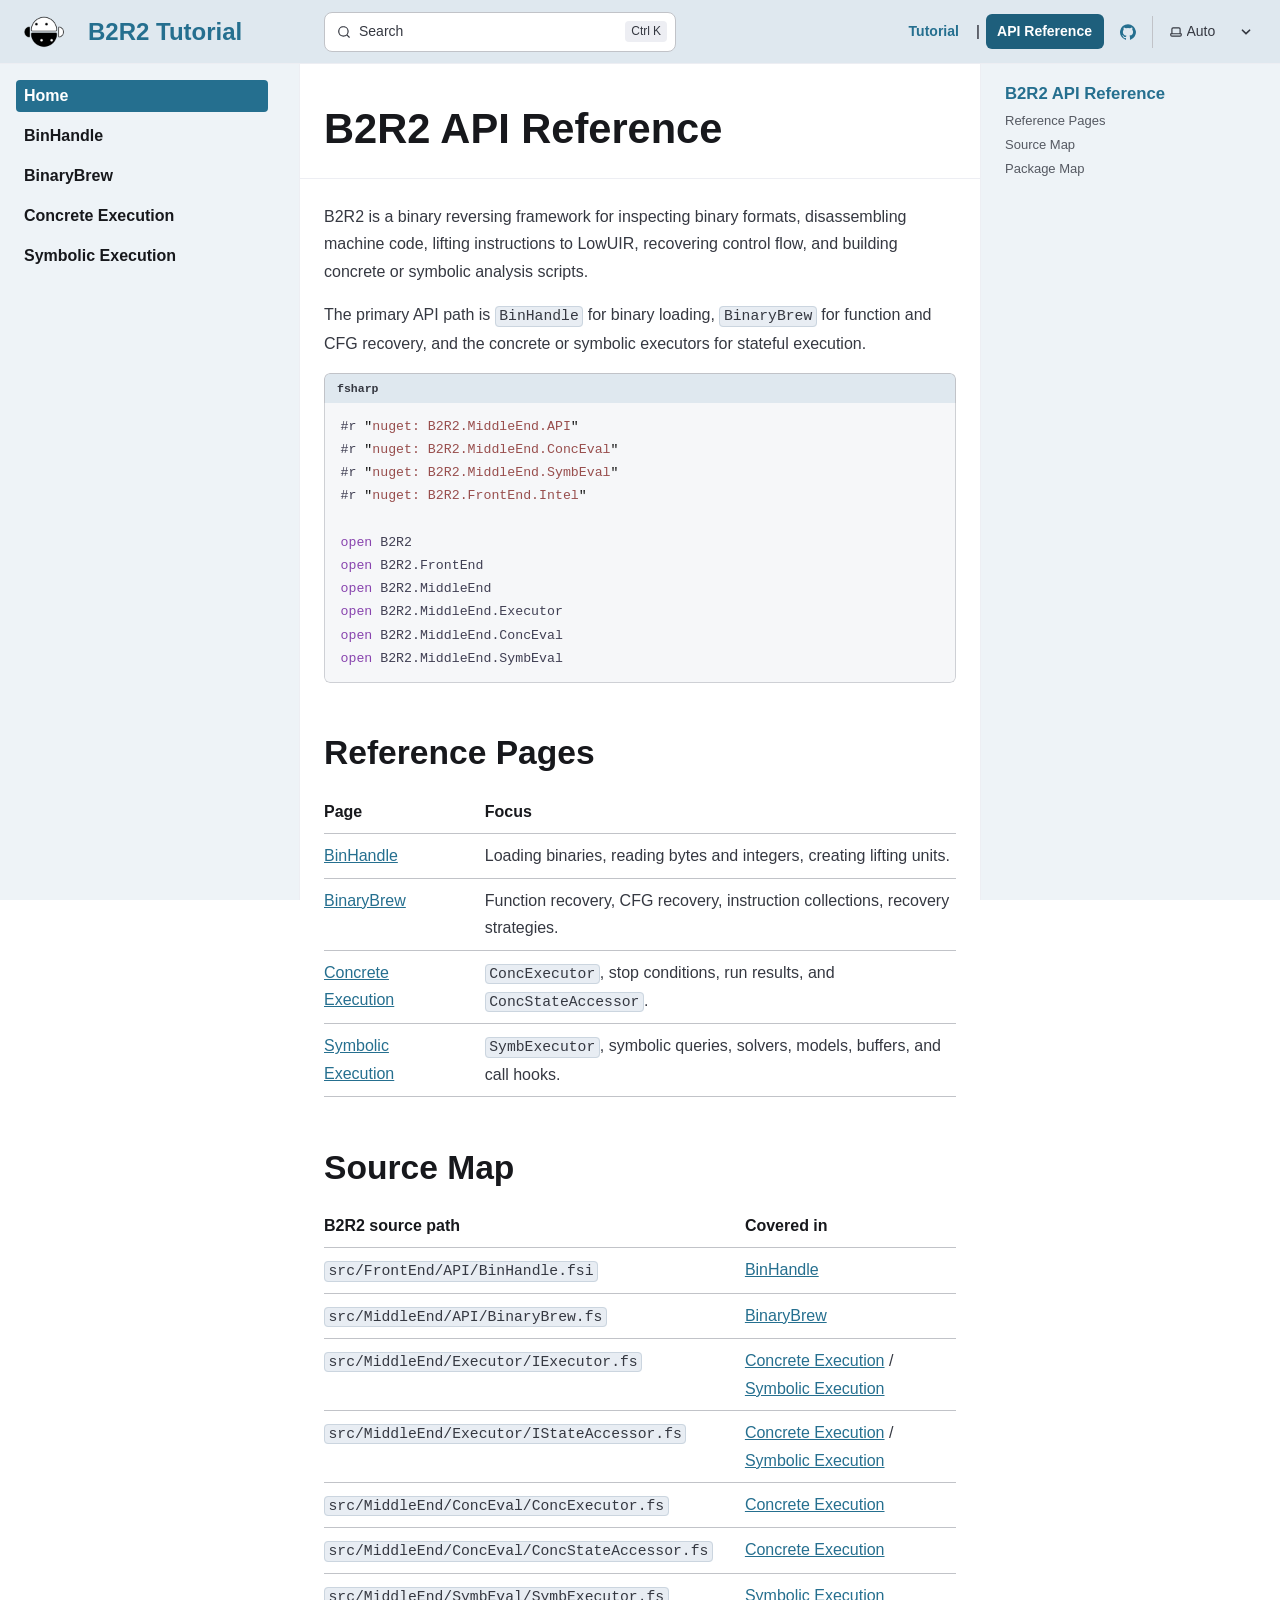
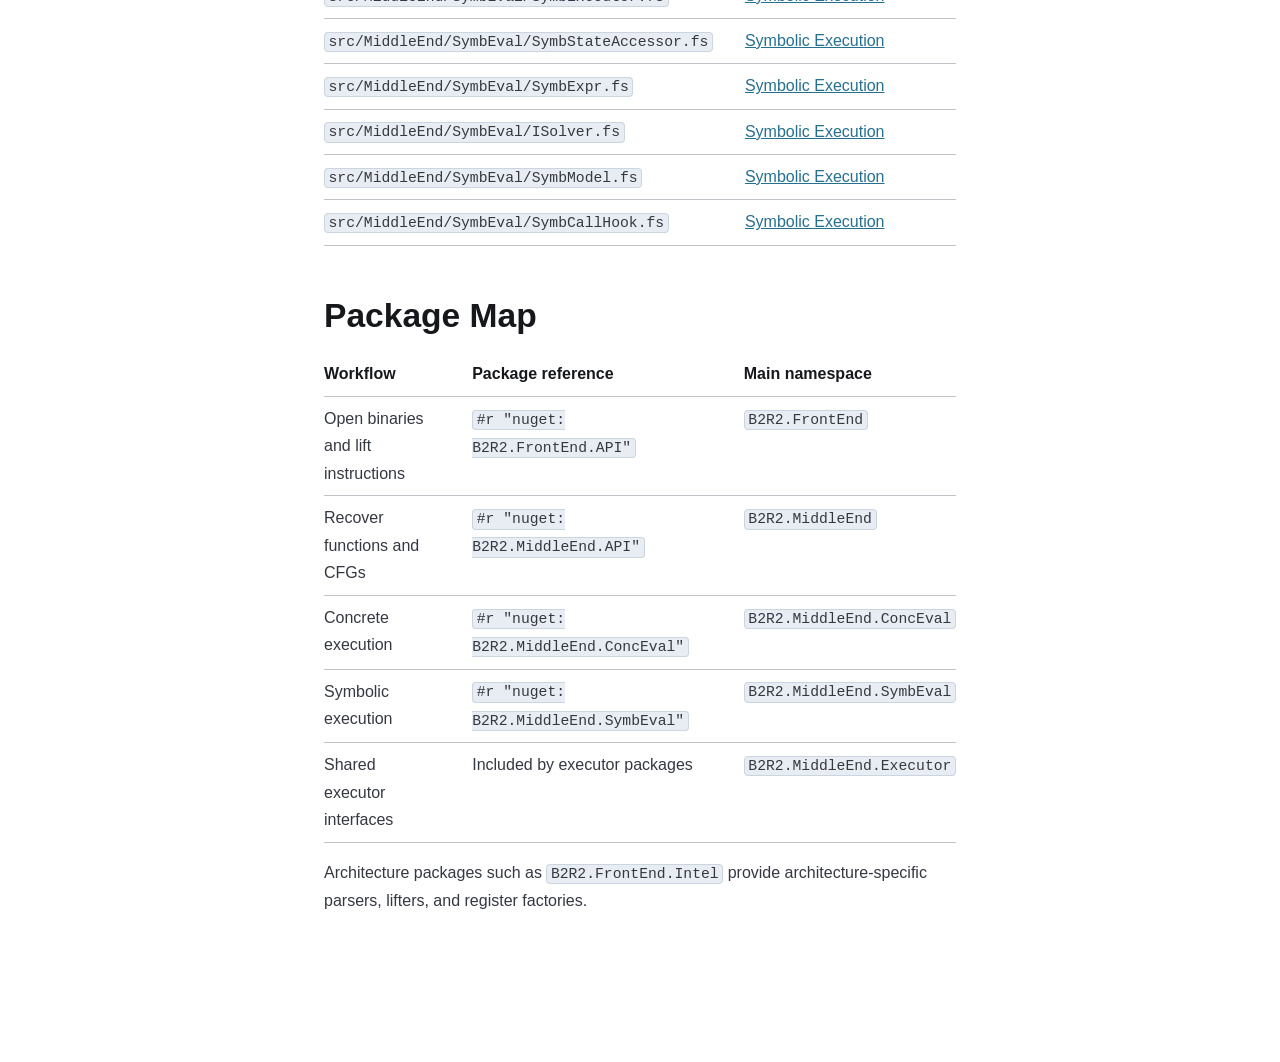
<file: tutorial-icst2026/api-reference/index.html>
<!DOCTYPE html><html lang="en" dir="ltr" data-theme="dark" data-has-toc data-has-sidebar class="astro-bguv2lll"> <head><meta charset="utf-8"/><meta name="viewport" content="width=device-width, initial-scale=1"/><title>B2R2 API Reference | B2R2 Tutorial</title><link rel="canonical" href="https://b2r2.org/tutorial-icst2026/api-reference/"/><link rel="sitemap" href="/tutorial-icst2026/sitemap-index.xml"/><script>
            (() => {
              let ticking = false;
              let tocObserver;
              let suppressTocMutation = false;
              let tocStepTimer;

              const getToc = () => document.querySelector('.right-sidebar-panel starlight-toc');

              const syncTocTitle = (toc) => {
                const pageTitle = document.getElementById('_top')?.textContent?.trim();
                const topLinkText = toc.querySelector('a[href="#_top"] span');
                if (pageTitle && topLinkText) {
                  topLinkText.textContent = pageTitle;
                }
              };

              const setCurrentTocLink = (links, nextCurrent) => {
                if (!nextCurrent) return;
                suppressTocMutation = true;
                links.forEach((link) => {
                  if (link === nextCurrent) {
                    if (link.getAttribute('aria-current') !== 'true') {
                      link.setAttribute('aria-current', 'true');
                    }
                  } else if (link.hasAttribute('aria-current')) {
                    link.removeAttribute('aria-current');
                  }
                });
                requestAnimationFrame(() => {
                  suppressTocMutation = false;
                });
              };

              const getLinkTarget = (link) => {
                const href = link.getAttribute('href');
                if (!href || !href.startsWith('#')) return null;

                try {
                  return document.getElementById(decodeURIComponent(href.slice(1)));
                } catch {
                  return document.getElementById(href.slice(1));
                }
              };

              const findCurrentSectionLink = (topLink, sectionLinks) => {
                let current = topLink;
                const activationLine = Math.min(160, window.innerHeight * 0.28);

                for (const link of sectionLinks) {
                  const target = getLinkTarget(link);
                  if (!target) continue;
                  if (target.getBoundingClientRect().top <= activationLine) {
                    current = link;
                  } else {
                    break;
                  }
                }

                return current;
              };

              const keepTocProgressSequential = (orderedLinks, desiredLink) => {
                if (!desiredLink) return { link: desiredLink, stepped: false };

                const currentLink = orderedLinks.find((link) => link.getAttribute('aria-current') === 'true');
                if (!currentLink) return { link: desiredLink, stepped: false };

                const currentIndex = orderedLinks.indexOf(currentLink);
                const desiredIndex = orderedLinks.indexOf(desiredLink);
                if (currentIndex === -1 || desiredIndex === -1) return { link: desiredLink, stepped: false };

                const distance = desiredIndex - currentIndex;
                if (Math.abs(distance) <= 1) return { link: desiredLink, stepped: false };

                return {
                  link: orderedLinks[currentIndex + Math.sign(distance)],
                  stepped: true
                };
              };

              const normalizeTocCurrent = () => {
                ticking = false;

                const doc = document.documentElement;
                const nearPageTop = window.scrollY <= 8;
                const nearPageEnd = window.scrollY + window.innerHeight >= doc.scrollHeight - 8;

                const toc = getToc();
                if (!toc) return;
                observeToc();

                syncTocTitle(toc);

                const links = Array.from(toc.querySelectorAll('a[href^="#"]'));
                if (links.length === 0) return;

                const visibleLinks = links.filter((link) => link.offsetParent !== null);
                const topLink = links.find((link) => link.getAttribute('href') === '#_top');
                const sectionLinks = visibleLinks.filter((link) => link.getAttribute('href') !== '#_top');

                const orderedLinks = topLink ? [topLink, ...sectionLinks] : sectionLinks;

                let nextCurrent = findCurrentSectionLink(topLink, sectionLinks);
                if (nearPageTop) {
                  nextCurrent = topLink;
                } else if (nearPageEnd) {
                  nextCurrent = sectionLinks[sectionLinks.length - 1];
                }

                const sequentialCurrent = keepTocProgressSequential(orderedLinks, nextCurrent);
                setCurrentTocLink(links, sequentialCurrent.link);

                if (sequentialCurrent.stepped) {
                  window.clearTimeout(tocStepTimer);
                  tocStepTimer = window.setTimeout(scheduleTocUpdate, 120);
                }
              };

              const scheduleTocUpdate = () => {
                if (ticking) return;
                ticking = true;
                requestAnimationFrame(normalizeTocCurrent);
              };

              const observeToc = () => {
                const toc = getToc();
                if (!toc || tocObserver) return;

                tocObserver = new MutationObserver(() => {
                  if (!suppressTocMutation) {
                    scheduleTocUpdate();
                  }
                });
                tocObserver.observe(toc, {
                  attributes: true,
                  attributeFilter: ['aria-current'],
                  subtree: true
                });
              };

              window.addEventListener('scroll', scheduleTocUpdate, { passive: true });
              window.addEventListener('resize', scheduleTocUpdate);
              window.addEventListener('load', () => {
                observeToc();
                scheduleTocUpdate();
              });
              document.addEventListener('DOMContentLoaded', () => {
                observeToc();
                scheduleTocUpdate();
              });
            })();
          </script><link rel="shortcut icon" href="/tutorial-icst2026/favicon.svg" type="image/svg+xml"/><meta name="generator" content="Astro v6.3.3"/><meta name="generator" content="Starlight v0.39.2"/><meta property="og:title" content="B2R2 API Reference"/><meta property="og:type" content="article"/><meta property="og:url" content="https://b2r2.org/tutorial-icst2026/api-reference/"/><meta property="og:locale" content="en"/><meta property="og:description" content="Reference pages for B2R2 APIs."/><meta property="og:site_name" content="B2R2 Tutorial"/><meta name="twitter:card" content="summary_large_image"/><meta name="description" content="Reference pages for B2R2 APIs."/><script>
	window.StarlightThemeProvider = (() => {
		const storedTheme =
			typeof localStorage !== 'undefined' && localStorage.getItem('starlight-theme');
		const theme =
			storedTheme ||
			(window.matchMedia('(prefers-color-scheme: light)').matches ? 'light' : 'dark');
		document.documentElement.dataset.theme = theme === 'light' ? 'light' : 'dark';
		return {
			updatePickers(theme = storedTheme || 'auto') {
				document.querySelectorAll('starlight-theme-select').forEach((picker) => {
					const select = picker.querySelector('select');
					if (select) select.value = theme;
					/** @type {HTMLTemplateElement | null} */
					const tmpl = document.querySelector(`#theme-icons`);
					const newIcon = tmpl && tmpl.content.querySelector('.' + theme);
					if (newIcon) {
						const oldIcon = picker.querySelector('svg.label-icon');
						if (oldIcon) {
							oldIcon.replaceChildren(...newIcon.cloneNode(true).childNodes);
						}
					}
				});
			},
		};
	})();
</script><template id="theme-icons"><svg aria-hidden="true" class="light astro-c6vsoqas" width="16" height="16" viewBox="0 0 24 24" fill="currentColor" style="--sl-icon-size: 1em;"><path d="M5 12a1 1 0 0 0-1-1H3a1 1 0 0 0 0 2h1a1 1 0 0 0 1-1Zm.64 5-.71.71a1 1 0 0 0 0 1.41 1 1 0 0 0 1.41 0l.71-.71A1 1 0 0 0 5.64 17ZM12 5a1 1 0 0 0 1-1V3a1 1 0 0 0-2 0v1a1 1 0 0 0 1 1Zm5.66 2.34a1 1 0 0 0 .7-.29l.71-.71a1 1 0 1 0-1.41-1.41l-.66.71a1 1 0 0 0 0 1.41 1 1 0 0 0 .66.29Zm-12-.29a1 1 0 0 0 1.41 0 1 1 0 0 0 0-1.41l-.71-.71a1.004 1.004 0 1 0-1.43 1.41l.73.71ZM21 11h-1a1 1 0 0 0 0 2h1a1 1 0 0 0 0-2Zm-2.64 6A1 1 0 0 0 17 18.36l.71.71a1 1 0 0 0 1.41 0 1 1 0 0 0 0-1.41l-.76-.66ZM12 6.5a5.5 5.5 0 1 0 5.5 5.5A5.51 5.51 0 0 0 12 6.5Zm0 9a3.5 3.5 0 1 1 0-7 3.5 3.5 0 0 1 0 7Zm0 3.5a1 1 0 0 0-1 1v1a1 1 0 0 0 2 0v-1a1 1 0 0 0-1-1Z"/></svg><svg aria-hidden="true" class="dark astro-c6vsoqas" width="16" height="16" viewBox="0 0 24 24" fill="currentColor" style="--sl-icon-size: 1em;"><path d="M21.64 13a1 1 0 0 0-1.05-.14 8.049 8.049 0 0 1-3.37.73 8.15 8.15 0 0 1-8.14-8.1 8.59 8.59 0 0 1 .25-2A1 1 0 0 0 8 2.36a10.14 10.14 0 1 0 14 11.69 1 1 0 0 0-.36-1.05Zm-9.5 6.69A8.14 8.14 0 0 1 7.08 5.22v.27a10.15 10.15 0 0 0 10.14 10.14 9.784 9.784 0 0 0 2.1-.22 8.11 8.11 0 0 1-7.18 4.32v-.04Z"/></svg><svg aria-hidden="true" class="auto astro-c6vsoqas" width="16" height="16" viewBox="0 0 24 24" fill="currentColor" style="--sl-icon-size: 1em;"><path d="M21 14h-1V7a3 3 0 0 0-3-3H7a3 3 0 0 0-3 3v7H3a1 1 0 0 0-1 1v2a3 3 0 0 0 3 3h14a3 3 0 0 0 3-3v-2a1 1 0 0 0-1-1ZM6 7a1 1 0 0 1 1-1h10a1 1 0 0 1 1 1v7H6V7Zm14 10a1 1 0 0 1-1 1H5a1 1 0 0 1-1-1v-1h16v1Z"/></svg></template><link rel="stylesheet" href="/tutorial-icst2026/_astro/print.DNXP8c50.css" media="print"><link rel="stylesheet" href="/tutorial-icst2026/_astro/common.BatnFhkY.css"><script type="module" src="/tutorial-icst2026/_astro/page.B_tncCx8.js"></script></head> <body class="astro-bguv2lll"> <a href="#_top" class="astro-7q3lir66">Skip to content</a> <div class="page sl-flex astro-vrdttmbt"> <header class="header astro-vrdttmbt"><div class="header astro-3ef6ksr2"> <div class="title-wrapper sl-flex astro-3ef6ksr2"> <a href="/tutorial-icst2026/" class="site-title sl-flex astro-m46x6ez3">  <img class="astro-m46x6ez3" alt="B2R2 logo" src="/tutorial-icst2026/_astro/b2r2-240x240.DTaXsLfQ.png" width="240" height="240">  <span class="astro-m46x6ez3" translate="no"> B2R2 Tutorial </span> </a> </div> <div class="sl-flex print:hidden astro-3ef6ksr2"> <site-search class="astro-3ef6ksr2 astro-v37mnknz" data-translations="{&quot;placeholder&quot;:&quot;Search&quot;}"> <button data-open-modal disabled aria-label="Search" aria-keyshortcuts="Control+K" class="astro-v37mnknz"> <svg aria-hidden="true" class="astro-v37mnknz astro-c6vsoqas" width="16" height="16" viewBox="0 0 24 24" fill="currentColor" style="--sl-icon-size: 1em;"><path d="M21.71 20.29 18 16.61A9 9 0 1 0 16.61 18l3.68 3.68a.999.999 0 0 0 1.42 0 1 1 0 0 0 0-1.39ZM11 18a7 7 0 1 1 0-14 7 7 0 0 1 0 14Z"/></svg> <span class="sl-hidden md:sl-block astro-v37mnknz" aria-hidden="true">Search</span> <kbd class="sl-hidden md:sl-flex astro-v37mnknz" style="display: none;"> <kbd class="astro-v37mnknz">Ctrl</kbd><kbd class="astro-v37mnknz">K</kbd> </kbd> </button> <dialog style="padding:0" aria-label="Search" class="astro-v37mnknz"> <div class="dialog-frame sl-flex astro-v37mnknz">  <button data-close-modal class="sl-flex md:sl-hidden astro-v37mnknz"> Cancel </button> <div class="search-container astro-v37mnknz"> <div id="starlight__search" class="astro-v37mnknz"></div> </div> </div> </dialog> </site-search>  <script>
	(() => {
		const openBtn = document.querySelector('button[data-open-modal]');
		const shortcut = openBtn?.querySelector('kbd');
		if (!openBtn || !(shortcut instanceof HTMLElement)) return;
		const platformKey = shortcut.querySelector('kbd');
		if (platformKey && /(Mac|iPhone|iPod|iPad)/i.test(navigator.platform)) {
			platformKey.textContent = '⌘';
			openBtn.setAttribute('aria-keyshortcuts', 'Meta+K');
		}
		shortcut.style.display = '';
	})();
</script> <script type="module" src="/tutorial-icst2026/_astro/Search.astro_astro_type_script_index_0_lang.DRrH9zrU.js"></script>  </div> <div class="sl-hidden md:sl-flex print:hidden right-group astro-3ef6ksr2"> <nav class="section-switcher astro-3ef6ksr2" aria-label="Documentation sections"> <a href="/tutorial-icst2026/" class="section-switcher__link astro-3ef6ksr2">
Tutorial
</a> <span class="section-switcher__separator astro-3ef6ksr2" aria-hidden="true">|</span> <a href="/tutorial-icst2026/api-reference/" class="section-switcher__link active astro-3ef6ksr2" aria-current="location">
API Reference
</a> </nav> <div class="sl-flex social-icons astro-3ef6ksr2"> <a href="https://github.com/B2R2-org/B2R2" rel="me" class="sl-flex astro-wy4te6ga"><span class="sr-only astro-wy4te6ga">B2R2 on GitHub</span><svg aria-hidden="true" class="astro-wy4te6ga astro-c6vsoqas" width="16" height="16" viewBox="0 0 24 24" fill="currentColor" style="--sl-icon-size: 1em;"><path d="M12 .3a12 12 0 0 0-3.8 23.38c.6.12.83-.26.83-.57L9 21.07c-3.34.72-4.04-1.61-4.04-1.61-.55-1.39-1.34-1.76-1.34-1.76-1.08-.74.09-.73.09-.73 1.2.09 1.83 1.24 1.83 1.24 1.08 1.83 2.81 1.3 3.5 1 .1-.78.42-1.31.76-1.61-2.67-.3-5.47-1.33-5.47-5.93 0-1.31.47-2.38 1.24-3.22-.14-.3-.54-1.52.1-3.18 0 0 1-.32 3.3 1.23a11.5 11.5 0 0 1 6 0c2.28-1.55 3.29-1.23 3.29-1.23.64 1.66.24 2.88.12 3.18a4.65 4.65 0 0 1 1.23 3.22c0 4.61-2.8 5.63-5.48 5.92.42.36.81 1.1.81 2.22l-.01 3.29c0 .31.2.69.82.57A12 12 0 0 0 12 .3Z"/></svg></a> </div> <starlight-theme-select>  <label style="--sl-select-width: 6.25em" class="astro-4yphtoen"> <span class="sr-only astro-4yphtoen">Select theme</span> <svg aria-hidden="true" class="icon label-icon astro-4yphtoen astro-c6vsoqas" width="16" height="16" viewBox="0 0 24 24" fill="currentColor" style="--sl-icon-size: 1em;"><path d="M21 14h-1V7a3 3 0 0 0-3-3H7a3 3 0 0 0-3 3v7H3a1 1 0 0 0-1 1v2a3 3 0 0 0 3 3h14a3 3 0 0 0 3-3v-2a1 1 0 0 0-1-1ZM6 7a1 1 0 0 1 1-1h10a1 1 0 0 1 1 1v7H6V7Zm14 10a1 1 0 0 1-1 1H5a1 1 0 0 1-1-1v-1h16v1Z"/></svg> <select autocomplete="off" class="astro-4yphtoen"> <option value="dark" class="astro-4yphtoen">Dark</option><option value="light" class="astro-4yphtoen">Light</option><option value="auto" selected class="astro-4yphtoen">Auto</option> </select> <svg aria-hidden="true" class="icon caret astro-4yphtoen astro-c6vsoqas" width="16" height="16" viewBox="0 0 24 24" fill="currentColor" style="--sl-icon-size: 1em;"><path d="M17 9.17a1 1 0 0 0-1.41 0L12 12.71 8.46 9.17a1 1 0 1 0-1.41 1.42l4.24 4.24a1.002 1.002 0 0 0 1.42 0L17 10.59a1.002 1.002 0 0 0 0-1.42Z"/></svg> </label> </starlight-theme-select>  <script>
	StarlightThemeProvider.updatePickers();
</script> <script type="module">const r="starlight-theme",o=e=>e==="auto"||e==="dark"||e==="light"?e:"auto",c=()=>o(typeof localStorage<"u"&&localStorage.getItem(r));function n(e){typeof localStorage<"u"&&localStorage.setItem(r,e==="light"||e==="dark"?e:"")}const l=()=>matchMedia("(prefers-color-scheme: light)").matches?"light":"dark";function t(e){StarlightThemeProvider.updatePickers(e),document.documentElement.dataset.theme=e==="auto"?l():e,n(e)}matchMedia("(prefers-color-scheme: light)").addEventListener("change",()=>{c()==="auto"&&t("auto")});class s extends HTMLElement{constructor(){super(),t(c()),this.querySelector("select")?.addEventListener("change",a=>{a.currentTarget instanceof HTMLSelectElement&&t(o(a.currentTarget.value))})}}customElements.define("starlight-theme-select",s);</script> <script type="module">class s extends HTMLElement{constructor(){super();const e=this.querySelector("select");e&&(e.addEventListener("change",t=>{t.currentTarget instanceof HTMLSelectElement&&(window.location.pathname=t.currentTarget.value)}),window.addEventListener("pageshow",t=>{if(!t.persisted)return;const n=e.querySelector("option[selected]")?.index;n!==e.selectedIndex&&(e.selectedIndex=n??0)}))}}customElements.define("starlight-lang-select",s);</script> </div> </div></header> <nav class="sidebar print:hidden astro-vrdttmbt" aria-label="Main"> <starlight-menu-button class="print:hidden astro-jif73yzw"> <button aria-expanded="false" aria-label="Menu" aria-controls="starlight__sidebar" class="sl-flex md:sl-hidden astro-jif73yzw"> <svg aria-hidden="true" class="open-menu astro-jif73yzw astro-c6vsoqas" width="16" height="16" viewBox="0 0 24 24" fill="currentColor" style="--sl-icon-size: 1em;"><path d="M3 8h18a1 1 0 1 0 0-2H3a1 1 0 0 0 0 2Zm18 8H3a1 1 0 0 0 0 2h18a1 1 0 0 0 0-2Zm0-5H3a1 1 0 0 0 0 2h18a1 1 0 0 0 0-2Z"/></svg> <svg aria-hidden="true" class="close-menu astro-jif73yzw astro-c6vsoqas" width="16" height="16" viewBox="0 0 24 24" fill="currentColor" style="--sl-icon-size: 1em;"><path d="m13.41 12 6.3-6.29a1.004 1.004 0 1 0-1.42-1.42L12 10.59l-6.29-6.3a1.004 1.004 0 0 0-1.42 1.42l6.3 6.29-6.3 6.29a1 1 0 0 0 0 1.42.998.998 0 0 0 1.42 0l6.29-6.3 6.29 6.3a.999.999 0 0 0 1.42 0 1 1 0 0 0 0-1.42L13.41 12Z"/></svg> </button> </starlight-menu-button> <script type="module">class s extends HTMLElement{constructor(){super(),this.btn=this.querySelector("button"),this.btn.addEventListener("click",()=>this.toggleExpanded());const t=this.closest("nav");t&&t.addEventListener("keyup",e=>this.closeOnEscape(e))}setExpanded(t){this.setAttribute("aria-expanded",String(t)),document.body.toggleAttribute("data-mobile-menu-expanded",t)}toggleExpanded(){this.setExpanded(this.getAttribute("aria-expanded")!=="true")}closeOnEscape(t){t.code==="Escape"&&(this.setExpanded(!1),this.btn.focus())}}customElements.define("starlight-menu-button",s);</script>  <div id="starlight__sidebar" class="sidebar-pane astro-vrdttmbt"> <div class="sidebar-content sl-flex astro-vrdttmbt"> <sl-sidebar-state-persist data-hash="15bhkya" class="astro-kku4brbg"> <script aria-hidden="true">
		(() => {
			try {
				if (!matchMedia('(min-width: 50em)').matches) return;
				/** @type {HTMLElement | null} */
				const target = document.querySelector('sl-sidebar-state-persist');
				const state = JSON.parse(sessionStorage.getItem('sl-sidebar-state') || '0');
				if (!target || !state || target.dataset.hash !== state.hash) return;
				window._starlightScrollRestore = state.scroll;
				customElements.define(
					'sl-sidebar-restore',
					class SidebarRestore extends HTMLElement {
						connectedCallback() {
							try {
								const idx = parseInt(this.dataset.index || '');
								const details = this.closest('details');
								if (details && typeof state.open[idx] === 'boolean') details.open = state.open[idx];
							} catch {}
						}
					}
				);
			} catch {}
		})();
	</script>  <ul class="top-level astro-3ii7xxms"> <li class="astro-3ii7xxms"> <a href="/tutorial-icst2026/api-reference/" aria-current="page" class="large astro-3ii7xxms"> <span class="astro-3ii7xxms">Home</span>  </a> </li><li class="astro-3ii7xxms"> <a href="/tutorial-icst2026/api-reference/binhandle/" class="large astro-3ii7xxms"> <span class="astro-3ii7xxms">BinHandle</span>  </a> </li><li class="astro-3ii7xxms"> <a href="/tutorial-icst2026/api-reference/binarybrew/" class="large astro-3ii7xxms"> <span class="astro-3ii7xxms">BinaryBrew</span>  </a> </li><li class="astro-3ii7xxms"> <a href="/tutorial-icst2026/api-reference/concrete-execution/" class="large astro-3ii7xxms"> <span class="astro-3ii7xxms">Concrete Execution</span>  </a> </li><li class="astro-3ii7xxms"> <a href="/tutorial-icst2026/api-reference/symbolic-execution/" class="large astro-3ii7xxms"> <span class="astro-3ii7xxms">Symbolic Execution</span>  </a> </li> </ul>  <script aria-hidden="true">
		(() => {
			const scroller = document.getElementById('starlight__sidebar');
			if (!window._starlightScrollRestore || !scroller) return;
			scroller.scrollTop = window._starlightScrollRestore;
			delete window._starlightScrollRestore;
		})();
	</script> </sl-sidebar-state-persist> <div class="md:sl-hidden"> <div class="mobile-preferences sl-flex astro-wu23bvmt"> <div class="social-icons astro-wu23bvmt"> <a href="https://github.com/B2R2-org/B2R2" rel="me" class="sl-flex astro-wy4te6ga"><span class="sr-only astro-wy4te6ga">B2R2 on GitHub</span><svg aria-hidden="true" class="astro-wy4te6ga astro-c6vsoqas" width="16" height="16" viewBox="0 0 24 24" fill="currentColor" style="--sl-icon-size: 1em;"><path d="M12 .3a12 12 0 0 0-3.8 23.38c.6.12.83-.26.83-.57L9 21.07c-3.34.72-4.04-1.61-4.04-1.61-.55-1.39-1.34-1.76-1.34-1.76-1.08-.74.09-.73.09-.73 1.2.09 1.83 1.24 1.83 1.24 1.08 1.83 2.81 1.3 3.5 1 .1-.78.42-1.31.76-1.61-2.67-.3-5.47-1.33-5.47-5.93 0-1.31.47-2.38 1.24-3.22-.14-.3-.54-1.52.1-3.18 0 0 1-.32 3.3 1.23a11.5 11.5 0 0 1 6 0c2.28-1.55 3.29-1.23 3.29-1.23.64 1.66.24 2.88.12 3.18a4.65 4.65 0 0 1 1.23 3.22c0 4.61-2.8 5.63-5.48 5.92.42.36.81 1.1.81 2.22l-.01 3.29c0 .31.2.69.82.57A12 12 0 0 0 12 .3Z"/></svg></a> </div> <starlight-theme-select>  <label style="--sl-select-width: 6.25em" class="astro-4yphtoen"> <span class="sr-only astro-4yphtoen">Select theme</span> <svg aria-hidden="true" class="icon label-icon astro-4yphtoen astro-c6vsoqas" width="16" height="16" viewBox="0 0 24 24" fill="currentColor" style="--sl-icon-size: 1em;"><path d="M21 14h-1V7a3 3 0 0 0-3-3H7a3 3 0 0 0-3 3v7H3a1 1 0 0 0-1 1v2a3 3 0 0 0 3 3h14a3 3 0 0 0 3-3v-2a1 1 0 0 0-1-1ZM6 7a1 1 0 0 1 1-1h10a1 1 0 0 1 1 1v7H6V7Zm14 10a1 1 0 0 1-1 1H5a1 1 0 0 1-1-1v-1h16v1Z"/></svg> <select autocomplete="off" class="astro-4yphtoen"> <option value="dark" class="astro-4yphtoen">Dark</option><option value="light" class="astro-4yphtoen">Light</option><option value="auto" selected class="astro-4yphtoen">Auto</option> </select> <svg aria-hidden="true" class="icon caret astro-4yphtoen astro-c6vsoqas" width="16" height="16" viewBox="0 0 24 24" fill="currentColor" style="--sl-icon-size: 1em;"><path d="M17 9.17a1 1 0 0 0-1.41 0L12 12.71 8.46 9.17a1 1 0 1 0-1.41 1.42l4.24 4.24a1.002 1.002 0 0 0 1.42 0L17 10.59a1.002 1.002 0 0 0 0-1.42Z"/></svg> </label> </starlight-theme-select>  <script>
	StarlightThemeProvider.updatePickers();
</script>   </div> </div> </div> </div> </nav> <div class="main-frame astro-vrdttmbt">  <script type="module">const a=document.getElementById("starlight__sidebar"),n=a?.querySelector("sl-sidebar-state-persist"),o="sl-sidebar-state",i=()=>{let t=[];const e=n?.dataset.hash||"";try{const s=sessionStorage.getItem(o),r=JSON.parse(s||"{}");Array.isArray(r.open)&&r.hash===e&&(t=r.open)}catch{}return{hash:e,open:t,scroll:a?.scrollTop||0}},c=t=>{try{sessionStorage.setItem(o,JSON.stringify(t))}catch{}},d=()=>c(i()),l=(t,e)=>{const s=i();s.open[e]=t,c(s)};n?.addEventListener("click",t=>{if(!(t.target instanceof Element))return;const e=t.target.closest("summary")?.closest("details");if(!e)return;const s=e.querySelector("sl-sidebar-restore"),r=parseInt(s?.dataset.index||"");isNaN(r)||l(!e.open,r)});addEventListener("visibilitychange",()=>{document.visibilityState==="hidden"&&d()});addEventListener("pageHide",d);</script> <div class="lg:sl-flex astro-67yu43on"> <aside class="right-sidebar-container print:hidden astro-67yu43on"> <div class="right-sidebar astro-67yu43on"> <div class="lg:sl-hidden astro-pb3aqygn"><mobile-starlight-toc data-min-h="2" data-max-h="3" class="astro-doynk5tl"><nav aria-labelledby="starlight__on-this-page--mobile" class="astro-doynk5tl"><details id="starlight__mobile-toc" class="astro-doynk5tl"><summary id="starlight__on-this-page--mobile" class="sl-flex astro-doynk5tl"><span class="toggle sl-flex astro-doynk5tl">On this page<svg aria-hidden="true" class="caret astro-doynk5tl astro-c6vsoqas" width="16" height="16" viewBox="0 0 24 24" fill="currentColor" style="--sl-icon-size: 1rem;"><path d="m14.83 11.29-4.24-4.24a1 1 0 1 0-1.42 1.41L12.71 12l-3.54 3.54a1 1 0 0 0 0 1.41 1 1 0 0 0 .71.29 1 1 0 0 0 .71-.29l4.24-4.24a1.002 1.002 0 0 0 0-1.42Z"/></svg></span><span class="display-current astro-doynk5tl"></span></summary><div class="dropdown astro-doynk5tl"><ul class="isMobile astro-gnoq344e" style="--depth: 0;"> <li class="astro-gnoq344e" style="--depth: 0;"> <a href="#_top" class="astro-gnoq344e" style="--depth: 0;"> <span class="astro-gnoq344e" style="--depth: 0;">Overview</span> </a>  </li><li class="astro-gnoq344e" style="--depth: 0;"> <a href="#reference-pages" class="astro-gnoq344e" style="--depth: 0;"> <span class="astro-gnoq344e" style="--depth: 0;">Reference Pages</span> </a>  </li><li class="astro-gnoq344e" style="--depth: 0;"> <a href="#source-map" class="astro-gnoq344e" style="--depth: 0;"> <span class="astro-gnoq344e" style="--depth: 0;">Source Map</span> </a>  </li><li class="astro-gnoq344e" style="--depth: 0;"> <a href="#package-map" class="astro-gnoq344e" style="--depth: 0;"> <span class="astro-gnoq344e" style="--depth: 0;">Package Map</span> </a>  </li> </ul></div></details></nav></mobile-starlight-toc><script type="module" src="/tutorial-icst2026/_astro/MobileTableOfContents.astro_astro_type_script_index_0_lang.hwBsy0Mo.js"></script></div><div class="right-sidebar-panel sl-hidden lg:sl-block astro-pb3aqygn"><div class="sl-container astro-pb3aqygn"><starlight-toc data-min-h="2" data-max-h="3"><nav aria-labelledby="starlight__on-this-page"><h2 id="starlight__on-this-page">On this page</h2><ul class="astro-gnoq344e" style="--depth: 0;"> <li class="astro-gnoq344e" style="--depth: 0;"> <a href="#_top" class="astro-gnoq344e" style="--depth: 0;"> <span class="astro-gnoq344e" style="--depth: 0;">Overview</span> </a>  </li><li class="astro-gnoq344e" style="--depth: 0;"> <a href="#reference-pages" class="astro-gnoq344e" style="--depth: 0;"> <span class="astro-gnoq344e" style="--depth: 0;">Reference Pages</span> </a>  </li><li class="astro-gnoq344e" style="--depth: 0;"> <a href="#source-map" class="astro-gnoq344e" style="--depth: 0;"> <span class="astro-gnoq344e" style="--depth: 0;">Source Map</span> </a>  </li><li class="astro-gnoq344e" style="--depth: 0;"> <a href="#package-map" class="astro-gnoq344e" style="--depth: 0;"> <span class="astro-gnoq344e" style="--depth: 0;">Package Map</span> </a>  </li> </ul></nav></starlight-toc><script type="module" src="/tutorial-icst2026/_astro/TableOfContents.astro_astro_type_script_index_0_lang.FuRcXuRY.js"></script></div></div> </div> </aside> <div class="main-pane astro-67yu43on">  <main data-pagefind-body class="astro-bguv2lll" lang="en" dir="ltr">    <div class="content-panel astro-7nkwcw3z"> <div class="sl-container astro-7nkwcw3z"> <h1 id="_top" class="astro-j6tvhyss">B2R2 API Reference</h1> </div> </div> <div class="content-panel astro-7nkwcw3z"> <div class="sl-container astro-7nkwcw3z"> <div class="sl-markdown-content"> <p>B2R2 is a binary reversing framework for inspecting binary formats,
disassembling machine code, lifting instructions to LowUIR, recovering control
flow, and building concrete or symbolic analysis scripts.</p>
<p>The primary API path is <code dir="auto">BinHandle</code> for binary loading, <code dir="auto">BinaryBrew</code> for
function and CFG recovery, and the concrete or symbolic executors for stateful
execution.</p>
<div class="expressive-code"><link rel="stylesheet" href="/tutorial-icst2026/_astro/ec.v4551.css"><script type="module" src="/tutorial-icst2026/_astro/ec.0vx5m.js"></script><figure class="frame not-content"><figcaption class="header"></figcaption><pre data-language="fsharp"><code><div class="ec-line"><div class="code"><span style="--0:#D6DEEB;--1:#403F53">#r </span><span style="--0:#D9F5DD;--1:#111111">"</span><span style="--0:#ECC48D;--1:#984E4D">nuget: B2R2.MiddleEnd.API</span><span style="--0:#D9F5DD;--1:#111111">"</span></div></div><div class="ec-line"><div class="code"><span style="--0:#D6DEEB;--1:#403F53">#r </span><span style="--0:#D9F5DD;--1:#111111">"</span><span style="--0:#ECC48D;--1:#984E4D">nuget: B2R2.MiddleEnd.ConcEval</span><span style="--0:#D9F5DD;--1:#111111">"</span></div></div><div class="ec-line"><div class="code"><span style="--0:#D6DEEB;--1:#403F53">#r </span><span style="--0:#D9F5DD;--1:#111111">"</span><span style="--0:#ECC48D;--1:#984E4D">nuget: B2R2.MiddleEnd.SymbEval</span><span style="--0:#D9F5DD;--1:#111111">"</span></div></div><div class="ec-line"><div class="code"><span style="--0:#D6DEEB;--1:#403F53">#r </span><span style="--0:#D9F5DD;--1:#111111">"</span><span style="--0:#ECC48D;--1:#984E4D">nuget: B2R2.FrontEnd.Intel</span><span style="--0:#D9F5DD;--1:#111111">"</span></div></div><div class="ec-line"><div class="code">
</div></div><div class="ec-line"><div class="code"><span style="--0:#C792EA;--1:#8844AE">open</span><span style="--0:#D6DEEB;--1:#403F53"> B2R2</span></div></div><div class="ec-line"><div class="code"><span style="--0:#C792EA;--1:#8844AE">open</span><span style="--0:#D6DEEB;--1:#403F53"> B2R2.FrontEnd</span></div></div><div class="ec-line"><div class="code"><span style="--0:#C792EA;--1:#8844AE">open</span><span style="--0:#D6DEEB;--1:#403F53"> B2R2.MiddleEnd</span></div></div><div class="ec-line"><div class="code"><span style="--0:#C792EA;--1:#8844AE">open</span><span style="--0:#D6DEEB;--1:#403F53"> B2R2.MiddleEnd.Executor</span></div></div><div class="ec-line"><div class="code"><span style="--0:#C792EA;--1:#8844AE">open</span><span style="--0:#D6DEEB;--1:#403F53"> B2R2.MiddleEnd.ConcEval</span></div></div><div class="ec-line"><div class="code"><span style="--0:#C792EA;--1:#8844AE">open</span><span style="--0:#D6DEEB;--1:#403F53"> B2R2.MiddleEnd.SymbEval</span></div></div></code></pre><div class="copy"><div aria-live="polite"></div><button title="Copy to clipboard" data-copied="Copied!" data-code="#r &#x22;nuget: B2R2.MiddleEnd.API&#x22;#r &#x22;nuget: B2R2.MiddleEnd.ConcEval&#x22;#r &#x22;nuget: B2R2.MiddleEnd.SymbEval&#x22;#r &#x22;nuget: B2R2.FrontEnd.Intel&#x22;open B2R2open B2R2.FrontEndopen B2R2.MiddleEndopen B2R2.MiddleEnd.Executoropen B2R2.MiddleEnd.ConcEvalopen B2R2.MiddleEnd.SymbEval"><div></div></button></div></figure></div>
<div class="sl-heading-wrapper level-h2"><h2 id="reference-pages">Reference Pages</h2><a class="sl-anchor-link" href="#reference-pages"><span aria-hidden="true" class="sl-anchor-icon"><svg width="16" height="16" viewBox="0 0 24 24"><path fill="currentcolor" d="m12.11 15.39-3.88 3.88a2.52 2.52 0 0 1-3.5 0 2.47 2.47 0 0 1 0-3.5l3.88-3.88a1 1 0 0 0-1.42-1.42l-3.88 3.89a4.48 4.48 0 0 0 6.33 6.33l3.89-3.88a1 1 0 1 0-1.42-1.42Zm8.58-12.08a4.49 4.49 0 0 0-6.33 0l-3.89 3.88a1 1 0 0 0 1.42 1.42l3.88-3.88a2.52 2.52 0 0 1 3.5 0 2.47 2.47 0 0 1 0 3.5l-3.88 3.88a1 1 0 1 0 1.42 1.42l3.88-3.89a4.49 4.49 0 0 0 0-6.33ZM8.83 15.17a1 1 0 0 0 1.1.22 1 1 0 0 0 .32-.22l4.92-4.92a1 1 0 0 0-1.42-1.42l-4.92 4.92a1 1 0 0 0 0 1.42Z"></path></svg></span><span class="sr-only" data-pagefind-ignore="">Section titled “Reference Pages”</span></a></div>

























<table><thead><tr><th>Page</th><th>Focus</th></tr></thead><tbody><tr><td><a href="./binhandle/">BinHandle</a></td><td>Loading binaries, reading bytes and integers, creating lifting units.</td></tr><tr><td><a href="./binarybrew/">BinaryBrew</a></td><td>Function recovery, CFG recovery, instruction collections, recovery strategies.</td></tr><tr><td><a href="./concrete-execution/">Concrete Execution</a></td><td><code dir="auto">ConcExecutor</code>, stop conditions, run results, and <code dir="auto">ConcStateAccessor</code>.</td></tr><tr><td><a href="./symbolic-execution/">Symbolic Execution</a></td><td><code dir="auto">SymbExecutor</code>, symbolic queries, solvers, models, buffers, and call hooks.</td></tr></tbody></table>
<div class="sl-heading-wrapper level-h2"><h2 id="source-map">Source Map</h2><a class="sl-anchor-link" href="#source-map"><span aria-hidden="true" class="sl-anchor-icon"><svg width="16" height="16" viewBox="0 0 24 24"><path fill="currentcolor" d="m12.11 15.39-3.88 3.88a2.52 2.52 0 0 1-3.5 0 2.47 2.47 0 0 1 0-3.5l3.88-3.88a1 1 0 0 0-1.42-1.42l-3.88 3.89a4.48 4.48 0 0 0 6.33 6.33l3.89-3.88a1 1 0 1 0-1.42-1.42Zm8.58-12.08a4.49 4.49 0 0 0-6.33 0l-3.89 3.88a1 1 0 0 0 1.42 1.42l3.88-3.88a2.52 2.52 0 0 1 3.5 0 2.47 2.47 0 0 1 0 3.5l-3.88 3.88a1 1 0 1 0 1.42 1.42l3.88-3.89a4.49 4.49 0 0 0 0-6.33ZM8.83 15.17a1 1 0 0 0 1.1.22 1 1 0 0 0 .32-.22l4.92-4.92a1 1 0 0 0-1.42-1.42l-4.92 4.92a1 1 0 0 0 0 1.42Z"></path></svg></span><span class="sr-only" data-pagefind-ignore="">Section titled “Source Map”</span></a></div>

























































<table><thead><tr><th>B2R2 source path</th><th>Covered in</th></tr></thead><tbody><tr><td><code dir="auto">src/FrontEnd/API/BinHandle.fsi</code></td><td><a href="./binhandle/">BinHandle</a></td></tr><tr><td><code dir="auto">src/MiddleEnd/API/BinaryBrew.fs</code></td><td><a href="./binarybrew/">BinaryBrew</a></td></tr><tr><td><code dir="auto">src/MiddleEnd/Executor/IExecutor.fs</code></td><td><a href="./concrete-execution/">Concrete Execution</a> / <a href="./symbolic-execution/">Symbolic Execution</a></td></tr><tr><td><code dir="auto">src/MiddleEnd/Executor/IStateAccessor.fs</code></td><td><a href="./concrete-execution/">Concrete Execution</a> / <a href="./symbolic-execution/">Symbolic Execution</a></td></tr><tr><td><code dir="auto">src/MiddleEnd/ConcEval/ConcExecutor.fs</code></td><td><a href="./concrete-execution/">Concrete Execution</a></td></tr><tr><td><code dir="auto">src/MiddleEnd/ConcEval/ConcStateAccessor.fs</code></td><td><a href="./concrete-execution/">Concrete Execution</a></td></tr><tr><td><code dir="auto">src/MiddleEnd/SymbEval/SymbExecutor.fs</code></td><td><a href="./symbolic-execution/">Symbolic Execution</a></td></tr><tr><td><code dir="auto">src/MiddleEnd/SymbEval/SymbStateAccessor.fs</code></td><td><a href="./symbolic-execution/">Symbolic Execution</a></td></tr><tr><td><code dir="auto">src/MiddleEnd/SymbEval/SymbExpr.fs</code></td><td><a href="./symbolic-execution/">Symbolic Execution</a></td></tr><tr><td><code dir="auto">src/MiddleEnd/SymbEval/ISolver.fs</code></td><td><a href="./symbolic-execution/">Symbolic Execution</a></td></tr><tr><td><code dir="auto">src/MiddleEnd/SymbEval/SymbModel.fs</code></td><td><a href="./symbolic-execution/">Symbolic Execution</a></td></tr><tr><td><code dir="auto">src/MiddleEnd/SymbEval/SymbCallHook.fs</code></td><td><a href="./symbolic-execution/">Symbolic Execution</a></td></tr></tbody></table>
<div class="sl-heading-wrapper level-h2"><h2 id="package-map">Package Map</h2><a class="sl-anchor-link" href="#package-map"><span aria-hidden="true" class="sl-anchor-icon"><svg width="16" height="16" viewBox="0 0 24 24"><path fill="currentcolor" d="m12.11 15.39-3.88 3.88a2.52 2.52 0 0 1-3.5 0 2.47 2.47 0 0 1 0-3.5l3.88-3.88a1 1 0 0 0-1.42-1.42l-3.88 3.89a4.48 4.48 0 0 0 6.33 6.33l3.89-3.88a1 1 0 1 0-1.42-1.42Zm8.58-12.08a4.49 4.49 0 0 0-6.33 0l-3.89 3.88a1 1 0 0 0 1.42 1.42l3.88-3.88a2.52 2.52 0 0 1 3.5 0 2.47 2.47 0 0 1 0 3.5l-3.88 3.88a1 1 0 1 0 1.42 1.42l3.88-3.89a4.49 4.49 0 0 0 0-6.33ZM8.83 15.17a1 1 0 0 0 1.1.22 1 1 0 0 0 .32-.22l4.92-4.92a1 1 0 0 0-1.42-1.42l-4.92 4.92a1 1 0 0 0 0 1.42Z"></path></svg></span><span class="sr-only" data-pagefind-ignore="">Section titled “Package Map”</span></a></div>



































<table><thead><tr><th>Workflow</th><th>Package reference</th><th>Main namespace</th></tr></thead><tbody><tr><td>Open binaries and lift instructions</td><td><code dir="auto">#r "nuget: B2R2.FrontEnd.API"</code></td><td><code dir="auto">B2R2.FrontEnd</code></td></tr><tr><td>Recover functions and CFGs</td><td><code dir="auto">#r "nuget: B2R2.MiddleEnd.API"</code></td><td><code dir="auto">B2R2.MiddleEnd</code></td></tr><tr><td>Concrete execution</td><td><code dir="auto">#r "nuget: B2R2.MiddleEnd.ConcEval"</code></td><td><code dir="auto">B2R2.MiddleEnd.ConcEval</code></td></tr><tr><td>Symbolic execution</td><td><code dir="auto">#r "nuget: B2R2.MiddleEnd.SymbEval"</code></td><td><code dir="auto">B2R2.MiddleEnd.SymbEval</code></td></tr><tr><td>Shared executor interfaces</td><td>Included by executor packages</td><td><code dir="auto">B2R2.MiddleEnd.Executor</code></td></tr></tbody></table>
<p>Architecture packages such as <code dir="auto">B2R2.FrontEnd.Intel</code> provide architecture-specific
parsers, lifters, and register factories.</p> </div> <footer class="sl-flex astro-3yyafb3n"> <div class="meta sl-flex astro-3yyafb3n">   </div> <div class="pagination-links print:hidden astro-u2l5gyhi" dir="ltr">   </div>  </footer> </div> </div>  </main> </div> </div> </div> </div> </body></html>
</file>
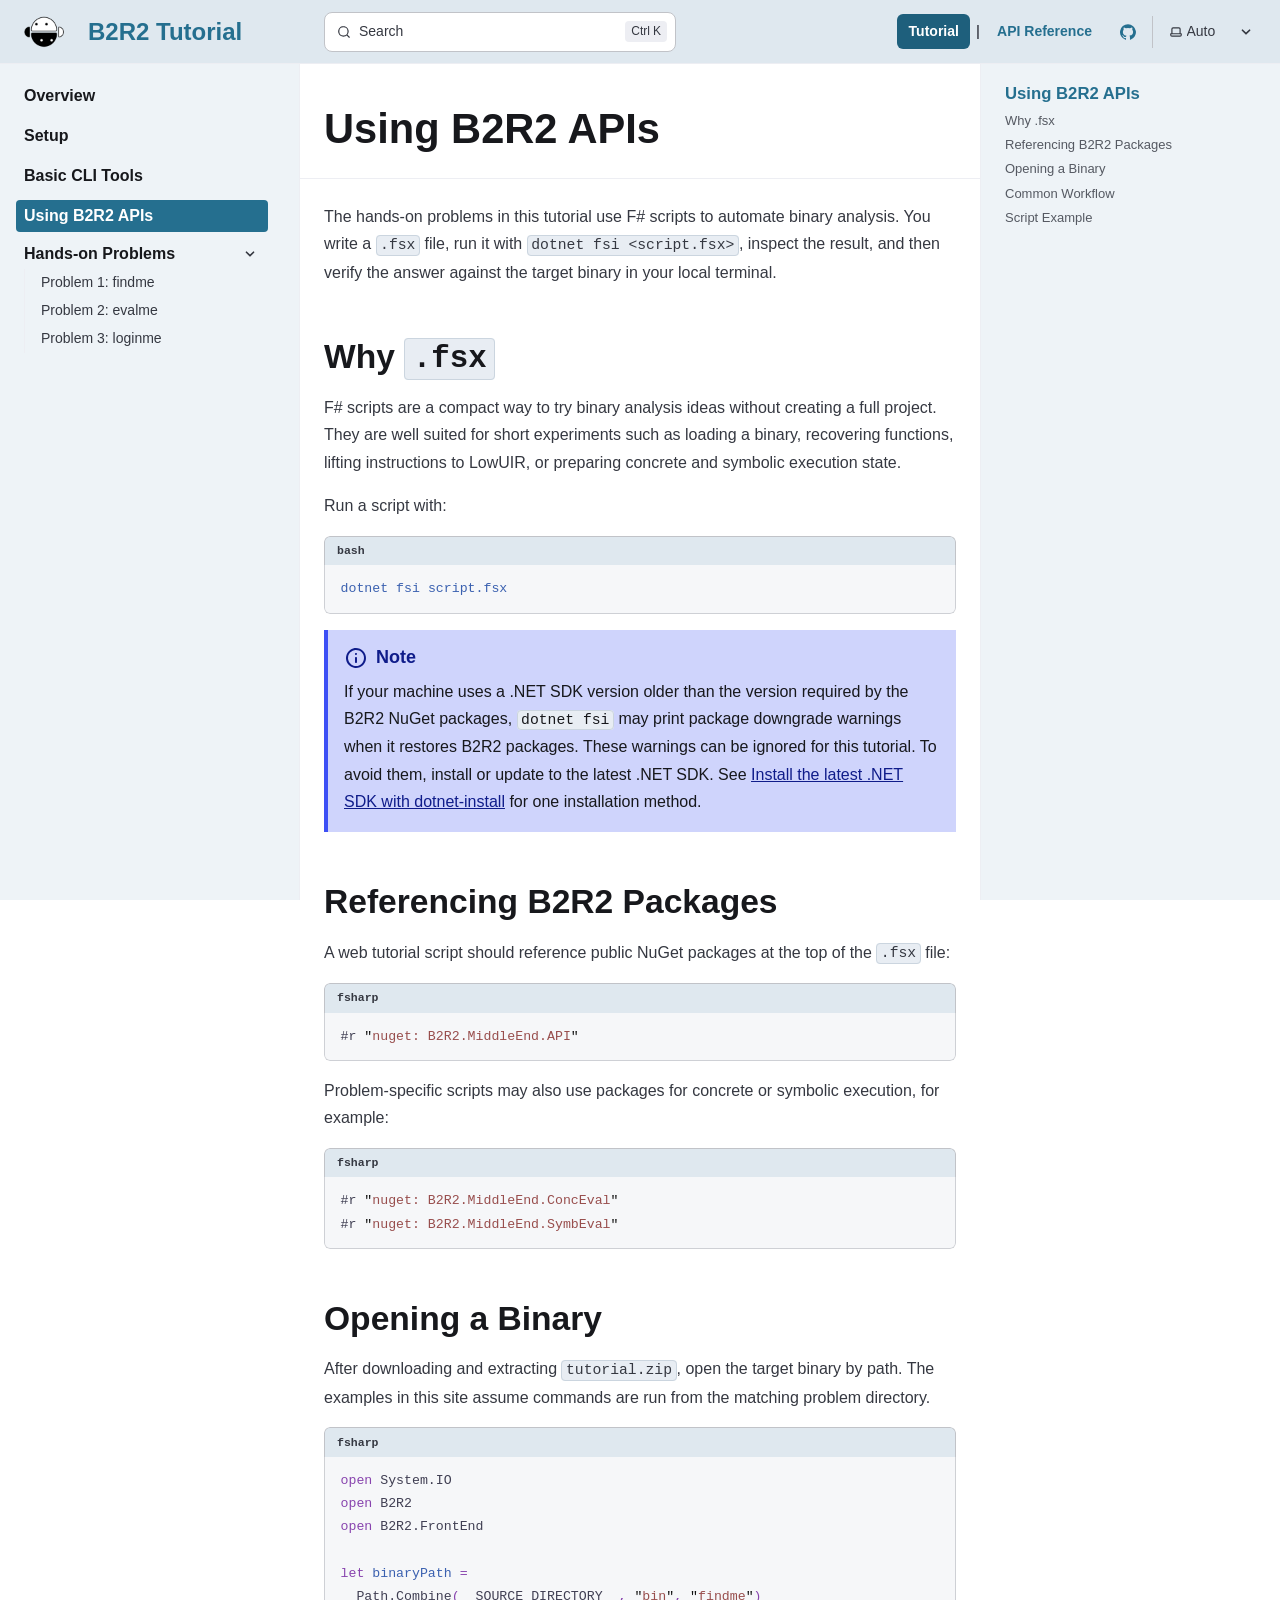
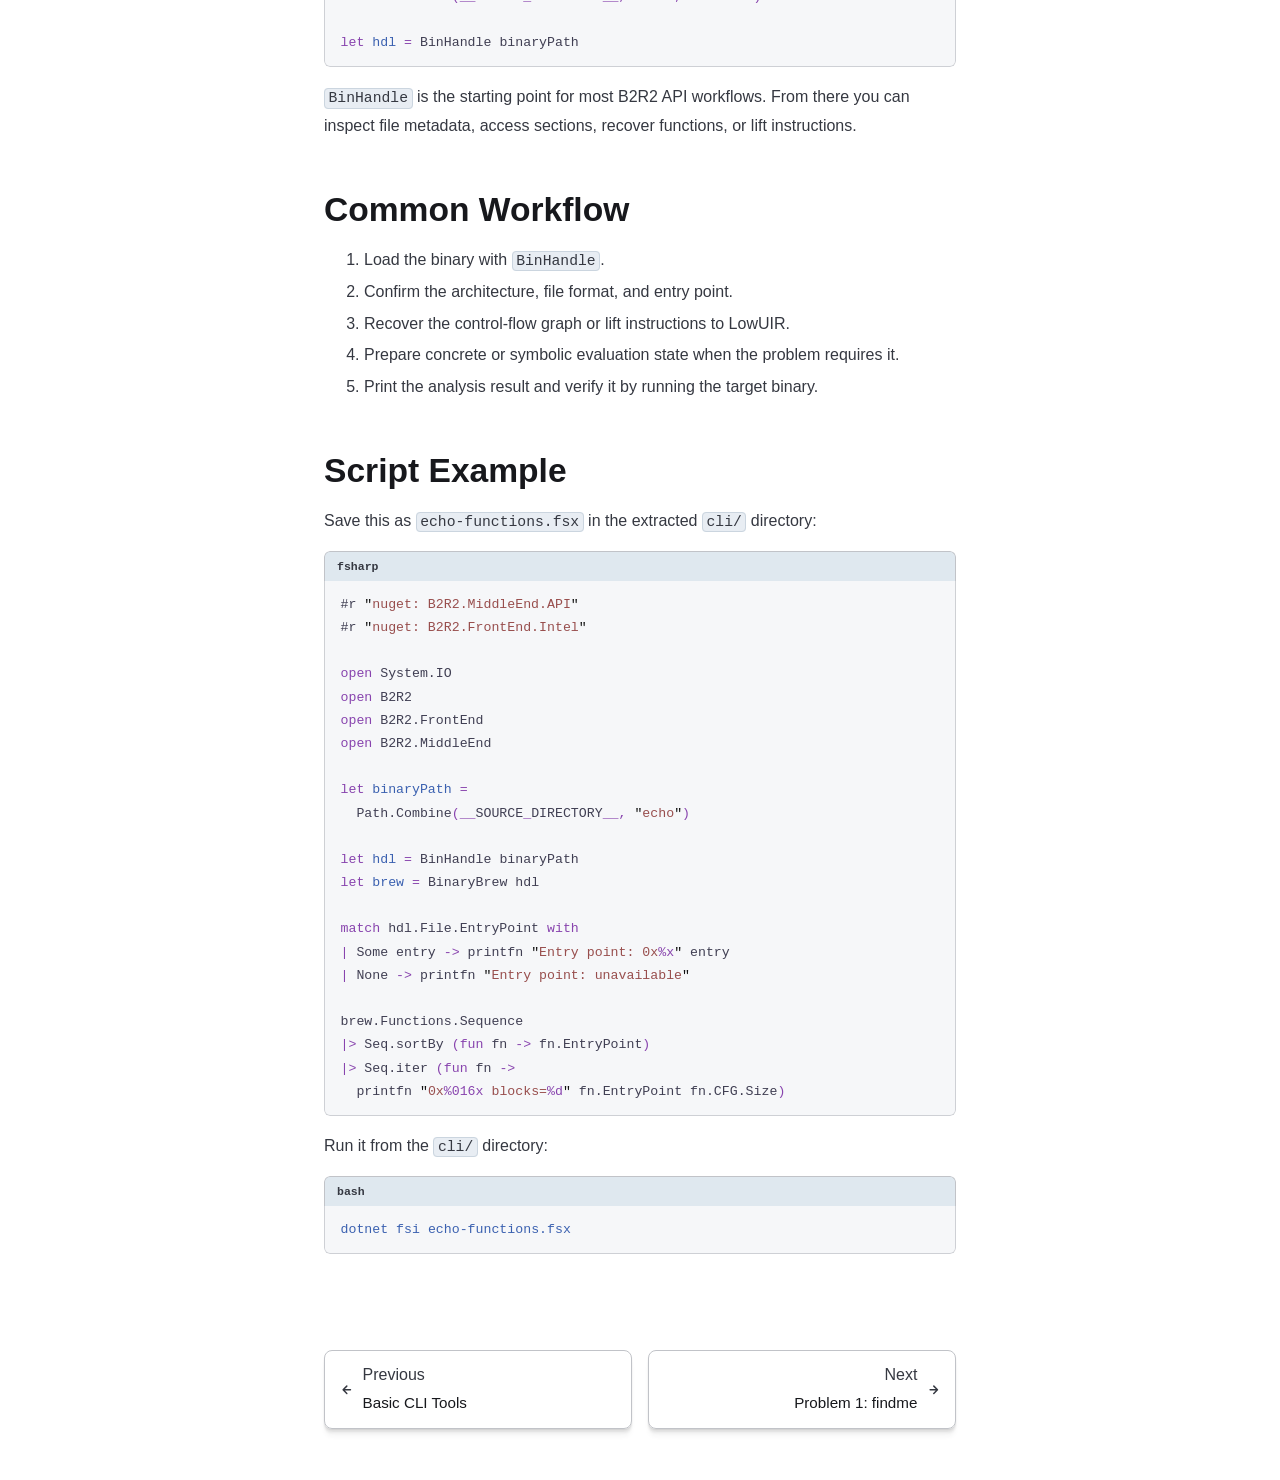
<file: tutorial-icst2026/api-scripting/index.html>
<!DOCTYPE html><html lang="en" dir="ltr" data-theme="dark" data-has-toc data-has-sidebar class="astro-bguv2lll"> <head><meta charset="utf-8"/><meta name="viewport" content="width=device-width, initial-scale=1"/><title>Using B2R2 APIs | B2R2 Tutorial</title><link rel="canonical" href="https://b2r2.org/tutorial-icst2026/api-scripting/"/><link rel="sitemap" href="/tutorial-icst2026/sitemap-index.xml"/><script>
            (() => {
              let ticking = false;
              let tocObserver;
              let suppressTocMutation = false;
              let tocStepTimer;

              const getToc = () => document.querySelector('.right-sidebar-panel starlight-toc');

              const syncTocTitle = (toc) => {
                const pageTitle = document.getElementById('_top')?.textContent?.trim();
                const topLinkText = toc.querySelector('a[href="#_top"] span');
                if (pageTitle && topLinkText) {
                  topLinkText.textContent = pageTitle;
                }
              };

              const setCurrentTocLink = (links, nextCurrent) => {
                if (!nextCurrent) return;
                suppressTocMutation = true;
                links.forEach((link) => {
                  if (link === nextCurrent) {
                    if (link.getAttribute('aria-current') !== 'true') {
                      link.setAttribute('aria-current', 'true');
                    }
                  } else if (link.hasAttribute('aria-current')) {
                    link.removeAttribute('aria-current');
                  }
                });
                requestAnimationFrame(() => {
                  suppressTocMutation = false;
                });
              };

              const getLinkTarget = (link) => {
                const href = link.getAttribute('href');
                if (!href || !href.startsWith('#')) return null;

                try {
                  return document.getElementById(decodeURIComponent(href.slice(1)));
                } catch {
                  return document.getElementById(href.slice(1));
                }
              };

              const findCurrentSectionLink = (topLink, sectionLinks) => {
                let current = topLink;
                const activationLine = Math.min(160, window.innerHeight * 0.28);

                for (const link of sectionLinks) {
                  const target = getLinkTarget(link);
                  if (!target) continue;
                  if (target.getBoundingClientRect().top <= activationLine) {
                    current = link;
                  } else {
                    break;
                  }
                }

                return current;
              };

              const keepTocProgressSequential = (orderedLinks, desiredLink) => {
                if (!desiredLink) return { link: desiredLink, stepped: false };

                const currentLink = orderedLinks.find((link) => link.getAttribute('aria-current') === 'true');
                if (!currentLink) return { link: desiredLink, stepped: false };

                const currentIndex = orderedLinks.indexOf(currentLink);
                const desiredIndex = orderedLinks.indexOf(desiredLink);
                if (currentIndex === -1 || desiredIndex === -1) return { link: desiredLink, stepped: false };

                const distance = desiredIndex - currentIndex;
                if (Math.abs(distance) <= 1) return { link: desiredLink, stepped: false };

                return {
                  link: orderedLinks[currentIndex + Math.sign(distance)],
                  stepped: true
                };
              };

              const normalizeTocCurrent = () => {
                ticking = false;

                const doc = document.documentElement;
                const nearPageTop = window.scrollY <= 8;
                const nearPageEnd = window.scrollY + window.innerHeight >= doc.scrollHeight - 8;

                const toc = getToc();
                if (!toc) return;
                observeToc();

                syncTocTitle(toc);

                const links = Array.from(toc.querySelectorAll('a[href^="#"]'));
                if (links.length === 0) return;

                const visibleLinks = links.filter((link) => link.offsetParent !== null);
                const topLink = links.find((link) => link.getAttribute('href') === '#_top');
                const sectionLinks = visibleLinks.filter((link) => link.getAttribute('href') !== '#_top');

                const orderedLinks = topLink ? [topLink, ...sectionLinks] : sectionLinks;

                let nextCurrent = findCurrentSectionLink(topLink, sectionLinks);
                if (nearPageTop) {
                  nextCurrent = topLink;
                } else if (nearPageEnd) {
                  nextCurrent = sectionLinks[sectionLinks.length - 1];
                }

                const sequentialCurrent = keepTocProgressSequential(orderedLinks, nextCurrent);
                setCurrentTocLink(links, sequentialCurrent.link);

                if (sequentialCurrent.stepped) {
                  window.clearTimeout(tocStepTimer);
                  tocStepTimer = window.setTimeout(scheduleTocUpdate, 120);
                }
              };

              const scheduleTocUpdate = () => {
                if (ticking) return;
                ticking = true;
                requestAnimationFrame(normalizeTocCurrent);
              };

              const observeToc = () => {
                const toc = getToc();
                if (!toc || tocObserver) return;

                tocObserver = new MutationObserver(() => {
                  if (!suppressTocMutation) {
                    scheduleTocUpdate();
                  }
                });
                tocObserver.observe(toc, {
                  attributes: true,
                  attributeFilter: ['aria-current'],
                  subtree: true
                });
              };

              window.addEventListener('scroll', scheduleTocUpdate, { passive: true });
              window.addEventListener('resize', scheduleTocUpdate);
              window.addEventListener('load', () => {
                observeToc();
                scheduleTocUpdate();
              });
              document.addEventListener('DOMContentLoaded', () => {
                observeToc();
                scheduleTocUpdate();
              });
            })();
          </script><link rel="shortcut icon" href="/tutorial-icst2026/favicon.svg" type="image/svg+xml"/><meta name="generator" content="Astro v6.3.3"/><meta name="generator" content="Starlight v0.39.2"/><meta property="og:title" content="Using B2R2 APIs"/><meta property="og:type" content="article"/><meta property="og:url" content="https://b2r2.org/tutorial-icst2026/api-scripting/"/><meta property="og:locale" content="en"/><meta property="og:description" content="Write small F# scripts that call B2R2 APIs."/><meta property="og:site_name" content="B2R2 Tutorial"/><meta name="twitter:card" content="summary_large_image"/><meta name="description" content="Write small F# scripts that call B2R2 APIs."/><script>
	window.StarlightThemeProvider = (() => {
		const storedTheme =
			typeof localStorage !== 'undefined' && localStorage.getItem('starlight-theme');
		const theme =
			storedTheme ||
			(window.matchMedia('(prefers-color-scheme: light)').matches ? 'light' : 'dark');
		document.documentElement.dataset.theme = theme === 'light' ? 'light' : 'dark';
		return {
			updatePickers(theme = storedTheme || 'auto') {
				document.querySelectorAll('starlight-theme-select').forEach((picker) => {
					const select = picker.querySelector('select');
					if (select) select.value = theme;
					/** @type {HTMLTemplateElement | null} */
					const tmpl = document.querySelector(`#theme-icons`);
					const newIcon = tmpl && tmpl.content.querySelector('.' + theme);
					if (newIcon) {
						const oldIcon = picker.querySelector('svg.label-icon');
						if (oldIcon) {
							oldIcon.replaceChildren(...newIcon.cloneNode(true).childNodes);
						}
					}
				});
			},
		};
	})();
</script><template id="theme-icons"><svg aria-hidden="true" class="light astro-c6vsoqas" width="16" height="16" viewBox="0 0 24 24" fill="currentColor" style="--sl-icon-size: 1em;"><path d="M5 12a1 1 0 0 0-1-1H3a1 1 0 0 0 0 2h1a1 1 0 0 0 1-1Zm.64 5-.71.71a1 1 0 0 0 0 1.41 1 1 0 0 0 1.41 0l.71-.71A1 1 0 0 0 5.64 17ZM12 5a1 1 0 0 0 1-1V3a1 1 0 0 0-2 0v1a1 1 0 0 0 1 1Zm5.66 2.34a1 1 0 0 0 .7-.29l.71-.71a1 1 0 1 0-1.41-1.41l-.66.71a1 1 0 0 0 0 1.41 1 1 0 0 0 .66.29Zm-12-.29a1 1 0 0 0 1.41 0 1 1 0 0 0 0-1.41l-.71-.71a1.004 1.004 0 1 0-1.43 1.41l.73.71ZM21 11h-1a1 1 0 0 0 0 2h1a1 1 0 0 0 0-2Zm-2.64 6A1 1 0 0 0 17 18.36l.71.71a1 1 0 0 0 1.41 0 1 1 0 0 0 0-1.41l-.76-.66ZM12 6.5a5.5 5.5 0 1 0 5.5 5.5A5.51 5.51 0 0 0 12 6.5Zm0 9a3.5 3.5 0 1 1 0-7 3.5 3.5 0 0 1 0 7Zm0 3.5a1 1 0 0 0-1 1v1a1 1 0 0 0 2 0v-1a1 1 0 0 0-1-1Z"/></svg><svg aria-hidden="true" class="dark astro-c6vsoqas" width="16" height="16" viewBox="0 0 24 24" fill="currentColor" style="--sl-icon-size: 1em;"><path d="M21.64 13a1 1 0 0 0-1.05-.14 8.049 8.049 0 0 1-3.37.73 8.15 8.15 0 0 1-8.14-8.1 8.59 8.59 0 0 1 .25-2A1 1 0 0 0 8 2.36a10.14 10.14 0 1 0 14 11.69 1 1 0 0 0-.36-1.05Zm-9.5 6.69A8.14 8.14 0 0 1 7.08 5.22v.27a10.15 10.15 0 0 0 10.14 10.14 9.784 9.784 0 0 0 2.1-.22 8.11 8.11 0 0 1-7.18 4.32v-.04Z"/></svg><svg aria-hidden="true" class="auto astro-c6vsoqas" width="16" height="16" viewBox="0 0 24 24" fill="currentColor" style="--sl-icon-size: 1em;"><path d="M21 14h-1V7a3 3 0 0 0-3-3H7a3 3 0 0 0-3 3v7H3a1 1 0 0 0-1 1v2a3 3 0 0 0 3 3h14a3 3 0 0 0 3-3v-2a1 1 0 0 0-1-1ZM6 7a1 1 0 0 1 1-1h10a1 1 0 0 1 1 1v7H6V7Zm14 10a1 1 0 0 1-1 1H5a1 1 0 0 1-1-1v-1h16v1Z"/></svg></template><link rel="stylesheet" href="/tutorial-icst2026/_astro/print.DNXP8c50.css" media="print"><link rel="stylesheet" href="/tutorial-icst2026/_astro/common.BatnFhkY.css"><script type="module" src="/tutorial-icst2026/_astro/page.B_tncCx8.js"></script></head> <body class="astro-bguv2lll"> <a href="#_top" class="astro-7q3lir66">Skip to content</a> <div class="page sl-flex astro-vrdttmbt"> <header class="header astro-vrdttmbt"><div class="header astro-3ef6ksr2"> <div class="title-wrapper sl-flex astro-3ef6ksr2"> <a href="/tutorial-icst2026/" class="site-title sl-flex astro-m46x6ez3">  <img class="astro-m46x6ez3" alt="B2R2 logo" src="/tutorial-icst2026/_astro/b2r2-240x240.DTaXsLfQ.png" width="240" height="240">  <span class="astro-m46x6ez3" translate="no"> B2R2 Tutorial </span> </a> </div> <div class="sl-flex print:hidden astro-3ef6ksr2"> <site-search class="astro-3ef6ksr2 astro-v37mnknz" data-translations="{&quot;placeholder&quot;:&quot;Search&quot;}"> <button data-open-modal disabled aria-label="Search" aria-keyshortcuts="Control+K" class="astro-v37mnknz"> <svg aria-hidden="true" class="astro-v37mnknz astro-c6vsoqas" width="16" height="16" viewBox="0 0 24 24" fill="currentColor" style="--sl-icon-size: 1em;"><path d="M21.71 20.29 18 16.61A9 9 0 1 0 16.61 18l3.68 3.68a.999.999 0 0 0 1.42 0 1 1 0 0 0 0-1.39ZM11 18a7 7 0 1 1 0-14 7 7 0 0 1 0 14Z"/></svg> <span class="sl-hidden md:sl-block astro-v37mnknz" aria-hidden="true">Search</span> <kbd class="sl-hidden md:sl-flex astro-v37mnknz" style="display: none;"> <kbd class="astro-v37mnknz">Ctrl</kbd><kbd class="astro-v37mnknz">K</kbd> </kbd> </button> <dialog style="padding:0" aria-label="Search" class="astro-v37mnknz"> <div class="dialog-frame sl-flex astro-v37mnknz">  <button data-close-modal class="sl-flex md:sl-hidden astro-v37mnknz"> Cancel </button> <div class="search-container astro-v37mnknz"> <div id="starlight__search" class="astro-v37mnknz"></div> </div> </div> </dialog> </site-search>  <script>
	(() => {
		const openBtn = document.querySelector('button[data-open-modal]');
		const shortcut = openBtn?.querySelector('kbd');
		if (!openBtn || !(shortcut instanceof HTMLElement)) return;
		const platformKey = shortcut.querySelector('kbd');
		if (platformKey && /(Mac|iPhone|iPod|iPad)/i.test(navigator.platform)) {
			platformKey.textContent = '⌘';
			openBtn.setAttribute('aria-keyshortcuts', 'Meta+K');
		}
		shortcut.style.display = '';
	})();
</script> <script type="module" src="/tutorial-icst2026/_astro/Search.astro_astro_type_script_index_0_lang.DRrH9zrU.js"></script>  </div> <div class="sl-hidden md:sl-flex print:hidden right-group astro-3ef6ksr2"> <nav class="section-switcher astro-3ef6ksr2" aria-label="Documentation sections"> <a href="/tutorial-icst2026/" class="section-switcher__link active astro-3ef6ksr2" aria-current="location">
Tutorial
</a> <span class="section-switcher__separator astro-3ef6ksr2" aria-hidden="true">|</span> <a href="/tutorial-icst2026/api-reference/" class="section-switcher__link astro-3ef6ksr2">
API Reference
</a> </nav> <div class="sl-flex social-icons astro-3ef6ksr2"> <a href="https://github.com/B2R2-org/B2R2" rel="me" class="sl-flex astro-wy4te6ga"><span class="sr-only astro-wy4te6ga">B2R2 on GitHub</span><svg aria-hidden="true" class="astro-wy4te6ga astro-c6vsoqas" width="16" height="16" viewBox="0 0 24 24" fill="currentColor" style="--sl-icon-size: 1em;"><path d="M12 .3a12 12 0 0 0-3.8 23.38c.6.12.83-.26.83-.57L9 21.07c-3.34.72-4.04-1.61-4.04-1.61-.55-1.39-1.34-1.76-1.34-1.76-1.08-.74.09-.73.09-.73 1.2.09 1.83 1.24 1.83 1.24 1.08 1.83 2.81 1.3 3.5 1 .1-.78.42-1.31.76-1.61-2.67-.3-5.47-1.33-5.47-5.93 0-1.31.47-2.38 1.24-3.22-.14-.3-.54-1.52.1-3.18 0 0 1-.32 3.3 1.23a11.5 11.5 0 0 1 6 0c2.28-1.55 3.29-1.23 3.29-1.23.64 1.66.24 2.88.12 3.18a4.65 4.65 0 0 1 1.23 3.22c0 4.61-2.8 5.63-5.48 5.92.42.36.81 1.1.81 2.22l-.01 3.29c0 .31.2.69.82.57A12 12 0 0 0 12 .3Z"/></svg></a> </div> <starlight-theme-select>  <label style="--sl-select-width: 6.25em" class="astro-4yphtoen"> <span class="sr-only astro-4yphtoen">Select theme</span> <svg aria-hidden="true" class="icon label-icon astro-4yphtoen astro-c6vsoqas" width="16" height="16" viewBox="0 0 24 24" fill="currentColor" style="--sl-icon-size: 1em;"><path d="M21 14h-1V7a3 3 0 0 0-3-3H7a3 3 0 0 0-3 3v7H3a1 1 0 0 0-1 1v2a3 3 0 0 0 3 3h14a3 3 0 0 0 3-3v-2a1 1 0 0 0-1-1ZM6 7a1 1 0 0 1 1-1h10a1 1 0 0 1 1 1v7H6V7Zm14 10a1 1 0 0 1-1 1H5a1 1 0 0 1-1-1v-1h16v1Z"/></svg> <select autocomplete="off" class="astro-4yphtoen"> <option value="dark" class="astro-4yphtoen">Dark</option><option value="light" class="astro-4yphtoen">Light</option><option value="auto" selected class="astro-4yphtoen">Auto</option> </select> <svg aria-hidden="true" class="icon caret astro-4yphtoen astro-c6vsoqas" width="16" height="16" viewBox="0 0 24 24" fill="currentColor" style="--sl-icon-size: 1em;"><path d="M17 9.17a1 1 0 0 0-1.41 0L12 12.71 8.46 9.17a1 1 0 1 0-1.41 1.42l4.24 4.24a1.002 1.002 0 0 0 1.42 0L17 10.59a1.002 1.002 0 0 0 0-1.42Z"/></svg> </label> </starlight-theme-select>  <script>
	StarlightThemeProvider.updatePickers();
</script> <script type="module">const r="starlight-theme",o=e=>e==="auto"||e==="dark"||e==="light"?e:"auto",c=()=>o(typeof localStorage<"u"&&localStorage.getItem(r));function n(e){typeof localStorage<"u"&&localStorage.setItem(r,e==="light"||e==="dark"?e:"")}const l=()=>matchMedia("(prefers-color-scheme: light)").matches?"light":"dark";function t(e){StarlightThemeProvider.updatePickers(e),document.documentElement.dataset.theme=e==="auto"?l():e,n(e)}matchMedia("(prefers-color-scheme: light)").addEventListener("change",()=>{c()==="auto"&&t("auto")});class s extends HTMLElement{constructor(){super(),t(c()),this.querySelector("select")?.addEventListener("change",a=>{a.currentTarget instanceof HTMLSelectElement&&t(o(a.currentTarget.value))})}}customElements.define("starlight-theme-select",s);</script> <script type="module">class s extends HTMLElement{constructor(){super();const e=this.querySelector("select");e&&(e.addEventListener("change",t=>{t.currentTarget instanceof HTMLSelectElement&&(window.location.pathname=t.currentTarget.value)}),window.addEventListener("pageshow",t=>{if(!t.persisted)return;const n=e.querySelector("option[selected]")?.index;n!==e.selectedIndex&&(e.selectedIndex=n??0)}))}}customElements.define("starlight-lang-select",s);</script> </div> </div></header> <nav class="sidebar print:hidden astro-vrdttmbt" aria-label="Main"> <starlight-menu-button class="print:hidden astro-jif73yzw"> <button aria-expanded="false" aria-label="Menu" aria-controls="starlight__sidebar" class="sl-flex md:sl-hidden astro-jif73yzw"> <svg aria-hidden="true" class="open-menu astro-jif73yzw astro-c6vsoqas" width="16" height="16" viewBox="0 0 24 24" fill="currentColor" style="--sl-icon-size: 1em;"><path d="M3 8h18a1 1 0 1 0 0-2H3a1 1 0 0 0 0 2Zm18 8H3a1 1 0 0 0 0 2h18a1 1 0 0 0 0-2Zm0-5H3a1 1 0 0 0 0 2h18a1 1 0 0 0 0-2Z"/></svg> <svg aria-hidden="true" class="close-menu astro-jif73yzw astro-c6vsoqas" width="16" height="16" viewBox="0 0 24 24" fill="currentColor" style="--sl-icon-size: 1em;"><path d="m13.41 12 6.3-6.29a1.004 1.004 0 1 0-1.42-1.42L12 10.59l-6.29-6.3a1.004 1.004 0 0 0-1.42 1.42l6.3 6.29-6.3 6.29a1 1 0 0 0 0 1.42.998.998 0 0 0 1.42 0l6.29-6.3 6.29 6.3a.999.999 0 0 0 1.42 0 1 1 0 0 0 0-1.42L13.41 12Z"/></svg> </button> </starlight-menu-button> <script type="module">class s extends HTMLElement{constructor(){super(),this.btn=this.querySelector("button"),this.btn.addEventListener("click",()=>this.toggleExpanded());const t=this.closest("nav");t&&t.addEventListener("keyup",e=>this.closeOnEscape(e))}setExpanded(t){this.setAttribute("aria-expanded",String(t)),document.body.toggleAttribute("data-mobile-menu-expanded",t)}toggleExpanded(){this.setExpanded(this.getAttribute("aria-expanded")!=="true")}closeOnEscape(t){t.code==="Escape"&&(this.setExpanded(!1),this.btn.focus())}}customElements.define("starlight-menu-button",s);</script>  <div id="starlight__sidebar" class="sidebar-pane astro-vrdttmbt"> <div class="sidebar-content sl-flex astro-vrdttmbt"> <sl-sidebar-state-persist data-hash="15bhkya" class="astro-kku4brbg"> <script aria-hidden="true">
		(() => {
			try {
				if (!matchMedia('(min-width: 50em)').matches) return;
				/** @type {HTMLElement | null} */
				const target = document.querySelector('sl-sidebar-state-persist');
				const state = JSON.parse(sessionStorage.getItem('sl-sidebar-state') || '0');
				if (!target || !state || target.dataset.hash !== state.hash) return;
				window._starlightScrollRestore = state.scroll;
				customElements.define(
					'sl-sidebar-restore',
					class SidebarRestore extends HTMLElement {
						connectedCallback() {
							try {
								const idx = parseInt(this.dataset.index || '');
								const details = this.closest('details');
								if (details && typeof state.open[idx] === 'boolean') details.open = state.open[idx];
							} catch {}
						}
					}
				);
			} catch {}
		})();
	</script>  <ul class="top-level astro-3ii7xxms"> <li class="astro-3ii7xxms"> <a href="/tutorial-icst2026/" class="large astro-3ii7xxms"> <span class="astro-3ii7xxms">Overview</span>  </a> </li><li class="astro-3ii7xxms"> <a href="/tutorial-icst2026/setup/" class="large astro-3ii7xxms"> <span class="astro-3ii7xxms">Setup</span>  </a> </li><li class="astro-3ii7xxms"> <a href="/tutorial-icst2026/cli-tools/" class="large astro-3ii7xxms"> <span class="astro-3ii7xxms">Basic CLI Tools</span>  </a> </li><li class="astro-3ii7xxms"> <a href="/tutorial-icst2026/api-scripting/" aria-current="page" class="large astro-3ii7xxms"> <span class="astro-3ii7xxms">Using B2R2 APIs</span>  </a> </li><li class="astro-3ii7xxms"> <details open class="astro-3ii7xxms"> <summary class="astro-3ii7xxms"> <span class="group-label astro-3ii7xxms"> <span class="large astro-3ii7xxms">Hands-on Problems</span>  </span> <svg aria-hidden="true" class="caret astro-3ii7xxms astro-c6vsoqas" width="16" height="16" viewBox="0 0 24 24" fill="currentColor" style="--sl-icon-size: 1.25rem;"><path d="m14.83 11.29-4.24-4.24a1 1 0 1 0-1.42 1.41L12.71 12l-3.54 3.54a1 1 0 0 0 0 1.41 1 1 0 0 0 .71.29 1 1 0 0 0 .71-.29l4.24-4.24a1.002 1.002 0 0 0 0-1.42Z"/></svg> </summary> <sl-sidebar-restore data-index="0"></sl-sidebar-restore> <ul class="astro-3ii7xxms"> <li class="astro-3ii7xxms"> <a href="/tutorial-icst2026/problems/findme/" class="astro-3ii7xxms"> <span class="astro-3ii7xxms">Problem 1: findme</span>  </a> </li><li class="astro-3ii7xxms"> <a href="/tutorial-icst2026/problems/evalme/" class="astro-3ii7xxms"> <span class="astro-3ii7xxms">Problem 2: evalme</span>  </a> </li><li class="astro-3ii7xxms"> <a href="/tutorial-icst2026/problems/loginme/" class="astro-3ii7xxms"> <span class="astro-3ii7xxms">Problem 3: loginme</span>  </a> </li> </ul> </details> </li> </ul>  <script aria-hidden="true">
		(() => {
			const scroller = document.getElementById('starlight__sidebar');
			if (!window._starlightScrollRestore || !scroller) return;
			scroller.scrollTop = window._starlightScrollRestore;
			delete window._starlightScrollRestore;
		})();
	</script> </sl-sidebar-state-persist> <div class="md:sl-hidden"> <div class="mobile-preferences sl-flex astro-wu23bvmt"> <div class="social-icons astro-wu23bvmt"> <a href="https://github.com/B2R2-org/B2R2" rel="me" class="sl-flex astro-wy4te6ga"><span class="sr-only astro-wy4te6ga">B2R2 on GitHub</span><svg aria-hidden="true" class="astro-wy4te6ga astro-c6vsoqas" width="16" height="16" viewBox="0 0 24 24" fill="currentColor" style="--sl-icon-size: 1em;"><path d="M12 .3a12 12 0 0 0-3.8 23.38c.6.12.83-.26.83-.57L9 21.07c-3.34.72-4.04-1.61-4.04-1.61-.55-1.39-1.34-1.76-1.34-1.76-1.08-.74.09-.73.09-.73 1.2.09 1.83 1.24 1.83 1.24 1.08 1.83 2.81 1.3 3.5 1 .1-.78.42-1.31.76-1.61-2.67-.3-5.47-1.33-5.47-5.93 0-1.31.47-2.38 1.24-3.22-.14-.3-.54-1.52.1-3.18 0 0 1-.32 3.3 1.23a11.5 11.5 0 0 1 6 0c2.28-1.55 3.29-1.23 3.29-1.23.64 1.66.24 2.88.12 3.18a4.65 4.65 0 0 1 1.23 3.22c0 4.61-2.8 5.63-5.48 5.92.42.36.81 1.1.81 2.22l-.01 3.29c0 .31.2.69.82.57A12 12 0 0 0 12 .3Z"/></svg></a> </div> <starlight-theme-select>  <label style="--sl-select-width: 6.25em" class="astro-4yphtoen"> <span class="sr-only astro-4yphtoen">Select theme</span> <svg aria-hidden="true" class="icon label-icon astro-4yphtoen astro-c6vsoqas" width="16" height="16" viewBox="0 0 24 24" fill="currentColor" style="--sl-icon-size: 1em;"><path d="M21 14h-1V7a3 3 0 0 0-3-3H7a3 3 0 0 0-3 3v7H3a1 1 0 0 0-1 1v2a3 3 0 0 0 3 3h14a3 3 0 0 0 3-3v-2a1 1 0 0 0-1-1ZM6 7a1 1 0 0 1 1-1h10a1 1 0 0 1 1 1v7H6V7Zm14 10a1 1 0 0 1-1 1H5a1 1 0 0 1-1-1v-1h16v1Z"/></svg> <select autocomplete="off" class="astro-4yphtoen"> <option value="dark" class="astro-4yphtoen">Dark</option><option value="light" class="astro-4yphtoen">Light</option><option value="auto" selected class="astro-4yphtoen">Auto</option> </select> <svg aria-hidden="true" class="icon caret astro-4yphtoen astro-c6vsoqas" width="16" height="16" viewBox="0 0 24 24" fill="currentColor" style="--sl-icon-size: 1em;"><path d="M17 9.17a1 1 0 0 0-1.41 0L12 12.71 8.46 9.17a1 1 0 1 0-1.41 1.42l4.24 4.24a1.002 1.002 0 0 0 1.42 0L17 10.59a1.002 1.002 0 0 0 0-1.42Z"/></svg> </label> </starlight-theme-select>  <script>
	StarlightThemeProvider.updatePickers();
</script>   </div> </div> </div> </div> </nav> <div class="main-frame astro-vrdttmbt">  <script type="module">const a=document.getElementById("starlight__sidebar"),n=a?.querySelector("sl-sidebar-state-persist"),o="sl-sidebar-state",i=()=>{let t=[];const e=n?.dataset.hash||"";try{const s=sessionStorage.getItem(o),r=JSON.parse(s||"{}");Array.isArray(r.open)&&r.hash===e&&(t=r.open)}catch{}return{hash:e,open:t,scroll:a?.scrollTop||0}},c=t=>{try{sessionStorage.setItem(o,JSON.stringify(t))}catch{}},d=()=>c(i()),l=(t,e)=>{const s=i();s.open[e]=t,c(s)};n?.addEventListener("click",t=>{if(!(t.target instanceof Element))return;const e=t.target.closest("summary")?.closest("details");if(!e)return;const s=e.querySelector("sl-sidebar-restore"),r=parseInt(s?.dataset.index||"");isNaN(r)||l(!e.open,r)});addEventListener("visibilitychange",()=>{document.visibilityState==="hidden"&&d()});addEventListener("pageHide",d);</script> <div class="lg:sl-flex astro-67yu43on"> <aside class="right-sidebar-container print:hidden astro-67yu43on"> <div class="right-sidebar astro-67yu43on"> <div class="lg:sl-hidden astro-pb3aqygn"><mobile-starlight-toc data-min-h="2" data-max-h="3" class="astro-doynk5tl"><nav aria-labelledby="starlight__on-this-page--mobile" class="astro-doynk5tl"><details id="starlight__mobile-toc" class="astro-doynk5tl"><summary id="starlight__on-this-page--mobile" class="sl-flex astro-doynk5tl"><span class="toggle sl-flex astro-doynk5tl">On this page<svg aria-hidden="true" class="caret astro-doynk5tl astro-c6vsoqas" width="16" height="16" viewBox="0 0 24 24" fill="currentColor" style="--sl-icon-size: 1rem;"><path d="m14.83 11.29-4.24-4.24a1 1 0 1 0-1.42 1.41L12.71 12l-3.54 3.54a1 1 0 0 0 0 1.41 1 1 0 0 0 .71.29 1 1 0 0 0 .71-.29l4.24-4.24a1.002 1.002 0 0 0 0-1.42Z"/></svg></span><span class="display-current astro-doynk5tl"></span></summary><div class="dropdown astro-doynk5tl"><ul class="isMobile astro-gnoq344e" style="--depth: 0;"> <li class="astro-gnoq344e" style="--depth: 0;"> <a href="#_top" class="astro-gnoq344e" style="--depth: 0;"> <span class="astro-gnoq344e" style="--depth: 0;">Overview</span> </a>  </li><li class="astro-gnoq344e" style="--depth: 0;"> <a href="#why-fsx" class="astro-gnoq344e" style="--depth: 0;"> <span class="astro-gnoq344e" style="--depth: 0;">Why .fsx</span> </a>  </li><li class="astro-gnoq344e" style="--depth: 0;"> <a href="#referencing-b2r2-packages" class="astro-gnoq344e" style="--depth: 0;"> <span class="astro-gnoq344e" style="--depth: 0;">Referencing B2R2 Packages</span> </a>  </li><li class="astro-gnoq344e" style="--depth: 0;"> <a href="#opening-a-binary" class="astro-gnoq344e" style="--depth: 0;"> <span class="astro-gnoq344e" style="--depth: 0;">Opening a Binary</span> </a>  </li><li class="astro-gnoq344e" style="--depth: 0;"> <a href="#common-workflow" class="astro-gnoq344e" style="--depth: 0;"> <span class="astro-gnoq344e" style="--depth: 0;">Common Workflow</span> </a>  </li><li class="astro-gnoq344e" style="--depth: 0;"> <a href="#script-example" class="astro-gnoq344e" style="--depth: 0;"> <span class="astro-gnoq344e" style="--depth: 0;">Script Example</span> </a>  </li> </ul></div></details></nav></mobile-starlight-toc><script type="module" src="/tutorial-icst2026/_astro/MobileTableOfContents.astro_astro_type_script_index_0_lang.hwBsy0Mo.js"></script></div><div class="right-sidebar-panel sl-hidden lg:sl-block astro-pb3aqygn"><div class="sl-container astro-pb3aqygn"><starlight-toc data-min-h="2" data-max-h="3"><nav aria-labelledby="starlight__on-this-page"><h2 id="starlight__on-this-page">On this page</h2><ul class="astro-gnoq344e" style="--depth: 0;"> <li class="astro-gnoq344e" style="--depth: 0;"> <a href="#_top" class="astro-gnoq344e" style="--depth: 0;"> <span class="astro-gnoq344e" style="--depth: 0;">Overview</span> </a>  </li><li class="astro-gnoq344e" style="--depth: 0;"> <a href="#why-fsx" class="astro-gnoq344e" style="--depth: 0;"> <span class="astro-gnoq344e" style="--depth: 0;">Why .fsx</span> </a>  </li><li class="astro-gnoq344e" style="--depth: 0;"> <a href="#referencing-b2r2-packages" class="astro-gnoq344e" style="--depth: 0;"> <span class="astro-gnoq344e" style="--depth: 0;">Referencing B2R2 Packages</span> </a>  </li><li class="astro-gnoq344e" style="--depth: 0;"> <a href="#opening-a-binary" class="astro-gnoq344e" style="--depth: 0;"> <span class="astro-gnoq344e" style="--depth: 0;">Opening a Binary</span> </a>  </li><li class="astro-gnoq344e" style="--depth: 0;"> <a href="#common-workflow" class="astro-gnoq344e" style="--depth: 0;"> <span class="astro-gnoq344e" style="--depth: 0;">Common Workflow</span> </a>  </li><li class="astro-gnoq344e" style="--depth: 0;"> <a href="#script-example" class="astro-gnoq344e" style="--depth: 0;"> <span class="astro-gnoq344e" style="--depth: 0;">Script Example</span> </a>  </li> </ul></nav></starlight-toc><script type="module" src="/tutorial-icst2026/_astro/TableOfContents.astro_astro_type_script_index_0_lang.FuRcXuRY.js"></script></div></div> </div> </aside> <div class="main-pane astro-67yu43on">  <main data-pagefind-body class="astro-bguv2lll" lang="en" dir="ltr">    <div class="content-panel astro-7nkwcw3z"> <div class="sl-container astro-7nkwcw3z"> <h1 id="_top" class="astro-j6tvhyss">Using B2R2 APIs</h1> </div> </div> <div class="content-panel astro-7nkwcw3z"> <div class="sl-container astro-7nkwcw3z"> <div class="sl-markdown-content"> <p>The hands-on problems in this tutorial use F# scripts to automate binary
analysis. You write a <code dir="auto">.fsx</code> file, run it with <code dir="auto">dotnet fsi &#x3C;script.fsx></code>, inspect
the result, and then verify the answer against the target binary in your local
terminal.</p>
<div class="sl-heading-wrapper level-h2"><h2 id="why-fsx">Why <code dir="auto">.fsx</code></h2><a class="sl-anchor-link" href="#why-fsx"><span aria-hidden="true" class="sl-anchor-icon"><svg width="16" height="16" viewBox="0 0 24 24"><path fill="currentcolor" d="m12.11 15.39-3.88 3.88a2.52 2.52 0 0 1-3.5 0 2.47 2.47 0 0 1 0-3.5l3.88-3.88a1 1 0 0 0-1.42-1.42l-3.88 3.89a4.48 4.48 0 0 0 6.33 6.33l3.89-3.88a1 1 0 1 0-1.42-1.42Zm8.58-12.08a4.49 4.49 0 0 0-6.33 0l-3.89 3.88a1 1 0 0 0 1.42 1.42l3.88-3.88a2.52 2.52 0 0 1 3.5 0 2.47 2.47 0 0 1 0 3.5l-3.88 3.88a1 1 0 1 0 1.42 1.42l3.88-3.89a4.49 4.49 0 0 0 0-6.33ZM8.83 15.17a1 1 0 0 0 1.1.22 1 1 0 0 0 .32-.22l4.92-4.92a1 1 0 0 0-1.42-1.42l-4.92 4.92a1 1 0 0 0 0 1.42Z"></path></svg></span><span class="sr-only" data-pagefind-ignore="">Section titled “Why .fsx”</span></a></div>
<p>F# scripts are a compact way to try binary analysis ideas without creating a
full project. They are well suited for short experiments such as loading a
binary, recovering functions, lifting instructions to LowUIR, or preparing
concrete and symbolic execution state.</p>
<p>Run a script with:</p>
<div class="expressive-code"><link rel="stylesheet" href="/tutorial-icst2026/_astro/ec.v4551.css"><script type="module" src="/tutorial-icst2026/_astro/ec.0vx5m.js"></script><figure class="frame is-terminal not-content"><figcaption class="header"><span class="title"></span><span class="sr-only">Terminal window</span></figcaption><pre data-language="bash"><code><div class="ec-line"><div class="code"><span style="--0:#82AAFF;--1:#3B61B0">dotnet</span><span style="--0:#D6DEEB;--1:#403F53"> </span><span style="--0:#ECC48D;--1:#3B61B0">fsi</span><span style="--0:#D6DEEB;--1:#403F53"> </span><span style="--0:#ECC48D;--1:#3B61B0">script.fsx</span></div></div></code></pre><div class="copy"><div aria-live="polite"></div><button title="Copy to clipboard" data-copied="Copied!" data-code="dotnet fsi script.fsx"><div></div></button></div></figure></div>
<aside aria-label="Note" class="starlight-aside starlight-aside--note"><p class="starlight-aside__title" aria-hidden="true"><svg viewBox="0 0 24 24" width="16" height="16" fill="currentColor" class="starlight-aside__icon"><path d="M12 11C11.7348 11 11.4804 11.1054 11.2929 11.2929C11.1054 11.4804 11 11.7348 11 12V16C11 16.2652 11.1054 16.5196 11.2929 16.7071C11.4804 16.8946 11.7348 17 12 17C12.2652 17 12.5196 16.8946 12.7071 16.7071C12.8946 16.5196 13 16.2652 13 16V12C13 11.7348 12.8946 11.4804 12.7071 11.2929C12.5196 11.1054 12.2652 11 12 11ZM12.38 7.08C12.1365 6.97998 11.8635 6.97998 11.62 7.08C11.4973 7.12759 11.3851 7.19896 11.29 7.29C11.2017 7.3872 11.1306 7.49882 11.08 7.62C11.024 7.73868 10.9966 7.86882 11 8C10.9992 8.13161 11.0245 8.26207 11.0742 8.38391C11.124 8.50574 11.1973 8.61656 11.29 8.71C11.3872 8.79833 11.4988 8.86936 11.62 8.92C11.7715 8.98224 11.936 9.00632 12.099 8.99011C12.2619 8.97391 12.4184 8.91792 12.5547 8.82707C12.691 8.73622 12.8029 8.61328 12.8805 8.46907C12.9582 8.32486 12.9992 8.16378 13 8C12.9963 7.73523 12.8927 7.48163 12.71 7.29C12.6149 7.19896 12.5028 7.12759 12.38 7.08ZM12 2C10.0222 2 8.08879 2.58649 6.4443 3.6853C4.79981 4.78412 3.51809 6.3459 2.76121 8.17317C2.00433 10.0004 1.8063 12.0111 2.19215 13.9509C2.578 15.8907 3.53041 17.6725 4.92894 19.0711C6.32746 20.4696 8.10929 21.422 10.0491 21.8079C11.9889 22.1937 13.9996 21.9957 15.8268 21.2388C17.6541 20.4819 19.2159 19.2002 20.3147 17.5557C21.4135 15.9112 22 13.9778 22 12C22 10.6868 21.7413 9.38642 21.2388 8.17317C20.7363 6.95991 19.9997 5.85752 19.0711 4.92893C18.1425 4.00035 17.0401 3.26375 15.8268 2.7612C14.6136 2.25866 13.3132 2 12 2ZM12 20C10.4178 20 8.87104 19.5308 7.55544 18.6518C6.23985 17.7727 5.21447 16.5233 4.60897 15.0615C4.00347 13.5997 3.84504 11.9911 4.15372 10.4393C4.4624 8.88743 5.22433 7.46197 6.34315 6.34315C7.46197 5.22433 8.88743 4.4624 10.4393 4.15372C11.9911 3.84504 13.5997 4.00346 15.0615 4.60896C16.5233 5.21447 17.7727 6.23984 18.6518 7.55544C19.5308 8.87103 20 10.4177 20 12C20 14.1217 19.1572 16.1566 17.6569 17.6569C16.1566 19.1571 14.1217 20 12 20Z"></path></svg>Note</p><div class="starlight-aside__content"><p>If your machine uses a .NET SDK version older than the version required by the
B2R2 NuGet packages, <code dir="auto">dotnet fsi</code> may print package downgrade warnings when it
restores B2R2 packages. These warnings can be ignored for this tutorial. To
avoid them, install or update to the latest .NET SDK. See
<a href="../setup/#install-the-latest-net-sdk-with-dotnet-install">Install the latest .NET SDK with dotnet-install</a>
for one installation method.</p></div></aside>
<div class="sl-heading-wrapper level-h2"><h2 id="referencing-b2r2-packages">Referencing B2R2 Packages</h2><a class="sl-anchor-link" href="#referencing-b2r2-packages"><span aria-hidden="true" class="sl-anchor-icon"><svg width="16" height="16" viewBox="0 0 24 24"><path fill="currentcolor" d="m12.11 15.39-3.88 3.88a2.52 2.52 0 0 1-3.5 0 2.47 2.47 0 0 1 0-3.5l3.88-3.88a1 1 0 0 0-1.42-1.42l-3.88 3.89a4.48 4.48 0 0 0 6.33 6.33l3.89-3.88a1 1 0 1 0-1.42-1.42Zm8.58-12.08a4.49 4.49 0 0 0-6.33 0l-3.89 3.88a1 1 0 0 0 1.42 1.42l3.88-3.88a2.52 2.52 0 0 1 3.5 0 2.47 2.47 0 0 1 0 3.5l-3.88 3.88a1 1 0 1 0 1.42 1.42l3.88-3.89a4.49 4.49 0 0 0 0-6.33ZM8.83 15.17a1 1 0 0 0 1.1.22 1 1 0 0 0 .32-.22l4.92-4.92a1 1 0 0 0-1.42-1.42l-4.92 4.92a1 1 0 0 0 0 1.42Z"></path></svg></span><span class="sr-only" data-pagefind-ignore="">Section titled “Referencing B2R2 Packages”</span></a></div>
<p>A web tutorial script should reference public NuGet packages at the top of the
<code dir="auto">.fsx</code> file:</p>
<div class="expressive-code"><figure class="frame not-content"><figcaption class="header"></figcaption><pre data-language="fsharp"><code><div class="ec-line"><div class="code"><span style="--0:#D6DEEB;--1:#403F53">#r </span><span style="--0:#D9F5DD;--1:#111111">"</span><span style="--0:#ECC48D;--1:#984E4D">nuget: B2R2.MiddleEnd.API</span><span style="--0:#D9F5DD;--1:#111111">"</span></div></div></code></pre><div class="copy"><div aria-live="polite"></div><button title="Copy to clipboard" data-copied="Copied!" data-code="#r &#x22;nuget: B2R2.MiddleEnd.API&#x22;"><div></div></button></div></figure></div>
<p>Problem-specific scripts may also use packages for concrete or symbolic
execution, for example:</p>
<div class="expressive-code"><figure class="frame not-content"><figcaption class="header"></figcaption><pre data-language="fsharp"><code><div class="ec-line"><div class="code"><span style="--0:#D6DEEB;--1:#403F53">#r </span><span style="--0:#D9F5DD;--1:#111111">"</span><span style="--0:#ECC48D;--1:#984E4D">nuget: B2R2.MiddleEnd.ConcEval</span><span style="--0:#D9F5DD;--1:#111111">"</span></div></div><div class="ec-line"><div class="code"><span style="--0:#D6DEEB;--1:#403F53">#r </span><span style="--0:#D9F5DD;--1:#111111">"</span><span style="--0:#ECC48D;--1:#984E4D">nuget: B2R2.MiddleEnd.SymbEval</span><span style="--0:#D9F5DD;--1:#111111">"</span></div></div></code></pre><div class="copy"><div aria-live="polite"></div><button title="Copy to clipboard" data-copied="Copied!" data-code="#r &#x22;nuget: B2R2.MiddleEnd.ConcEval&#x22;#r &#x22;nuget: B2R2.MiddleEnd.SymbEval&#x22;"><div></div></button></div></figure></div>
<div class="sl-heading-wrapper level-h2"><h2 id="opening-a-binary">Opening a Binary</h2><a class="sl-anchor-link" href="#opening-a-binary"><span aria-hidden="true" class="sl-anchor-icon"><svg width="16" height="16" viewBox="0 0 24 24"><path fill="currentcolor" d="m12.11 15.39-3.88 3.88a2.52 2.52 0 0 1-3.5 0 2.47 2.47 0 0 1 0-3.5l3.88-3.88a1 1 0 0 0-1.42-1.42l-3.88 3.89a4.48 4.48 0 0 0 6.33 6.33l3.89-3.88a1 1 0 1 0-1.42-1.42Zm8.58-12.08a4.49 4.49 0 0 0-6.33 0l-3.89 3.88a1 1 0 0 0 1.42 1.42l3.88-3.88a2.52 2.52 0 0 1 3.5 0 2.47 2.47 0 0 1 0 3.5l-3.88 3.88a1 1 0 1 0 1.42 1.42l3.88-3.89a4.49 4.49 0 0 0 0-6.33ZM8.83 15.17a1 1 0 0 0 1.1.22 1 1 0 0 0 .32-.22l4.92-4.92a1 1 0 0 0-1.42-1.42l-4.92 4.92a1 1 0 0 0 0 1.42Z"></path></svg></span><span class="sr-only" data-pagefind-ignore="">Section titled “Opening a Binary”</span></a></div>
<p>After downloading and extracting <code dir="auto">tutorial.zip</code>, open the target binary by path.
The examples in this site assume commands are run from the matching problem
directory.</p>
<div class="expressive-code"><figure class="frame not-content"><figcaption class="header"></figcaption><pre data-language="fsharp"><code><div class="ec-line"><div class="code"><span style="--0:#C792EA;--1:#8844AE">open</span><span style="--0:#D6DEEB;--1:#403F53"> System.IO</span></div></div><div class="ec-line"><div class="code"><span style="--0:#C792EA;--1:#8844AE">open</span><span style="--0:#D6DEEB;--1:#403F53"> B2R2</span></div></div><div class="ec-line"><div class="code"><span style="--0:#C792EA;--1:#8844AE">open</span><span style="--0:#D6DEEB;--1:#403F53"> B2R2.FrontEnd</span></div></div><div class="ec-line"><div class="code">
</div></div><div class="ec-line"><div class="code"><span style="--0:#C792EA;--1:#8844AE">let</span><span style="--0:#D6DEEB;--1:#403F53"> </span><span style="--0:#C5E478;--1:#3B61B0">binaryPath</span><span style="--0:#D6DEEB;--1:#403F53"> </span><span style="--0:#C792EA;--1:#8844AE">=</span></div></div><div class="ec-line"><div class="code"><span class="indent"><span style="--0:#D6DEEB;--1:#403F53">  </span></span><span style="--0:#D6DEEB;--1:#403F53">Path.Combine</span><span style="--0:#C792EA;--1:#8844AE">(__</span><span style="--0:#D6DEEB;--1:#403F53">SOURCE</span><span style="--0:#C792EA;--1:#8844AE">_</span><span style="--0:#D6DEEB;--1:#403F53">DIRECTORY</span><span style="--0:#C792EA;--1:#8844AE">__,</span><span style="--0:#D6DEEB;--1:#403F53"> </span><span style="--0:#D9F5DD;--1:#111111">"</span><span style="--0:#ECC48D;--1:#984E4D">bin</span><span style="--0:#D9F5DD;--1:#111111">"</span><span style="--0:#C792EA;--1:#8844AE">,</span><span style="--0:#D6DEEB;--1:#403F53"> </span><span style="--0:#D9F5DD;--1:#111111">"</span><span style="--0:#ECC48D;--1:#984E4D">findme</span><span style="--0:#D9F5DD;--1:#111111">"</span><span style="--0:#C792EA;--1:#8844AE">)</span></div></div><div class="ec-line"><div class="code">
</div></div><div class="ec-line"><div class="code"><span style="--0:#C792EA;--1:#8844AE">let</span><span style="--0:#D6DEEB;--1:#403F53"> </span><span style="--0:#C5E478;--1:#3B61B0">hdl</span><span style="--0:#D6DEEB;--1:#403F53"> </span><span style="--0:#C792EA;--1:#8844AE">=</span><span style="--0:#D6DEEB;--1:#403F53"> BinHandle binaryPath</span></div></div></code></pre><div class="copy"><div aria-live="polite"></div><button title="Copy to clipboard" data-copied="Copied!" data-code="open System.IOopen B2R2open B2R2.FrontEndlet binaryPath =  Path.Combine(__SOURCE_DIRECTORY__, &#x22;bin&#x22;, &#x22;findme&#x22;)let hdl = BinHandle binaryPath"><div></div></button></div></figure></div>
<p><code dir="auto">BinHandle</code> is the starting point for most B2R2 API workflows. From there you can
inspect file metadata, access sections, recover functions, or lift instructions.</p>
<div class="sl-heading-wrapper level-h2"><h2 id="common-workflow">Common Workflow</h2><a class="sl-anchor-link" href="#common-workflow"><span aria-hidden="true" class="sl-anchor-icon"><svg width="16" height="16" viewBox="0 0 24 24"><path fill="currentcolor" d="m12.11 15.39-3.88 3.88a2.52 2.52 0 0 1-3.5 0 2.47 2.47 0 0 1 0-3.5l3.88-3.88a1 1 0 0 0-1.42-1.42l-3.88 3.89a4.48 4.48 0 0 0 6.33 6.33l3.89-3.88a1 1 0 1 0-1.42-1.42Zm8.58-12.08a4.49 4.49 0 0 0-6.33 0l-3.89 3.88a1 1 0 0 0 1.42 1.42l3.88-3.88a2.52 2.52 0 0 1 3.5 0 2.47 2.47 0 0 1 0 3.5l-3.88 3.88a1 1 0 1 0 1.42 1.42l3.88-3.89a4.49 4.49 0 0 0 0-6.33ZM8.83 15.17a1 1 0 0 0 1.1.22 1 1 0 0 0 .32-.22l4.92-4.92a1 1 0 0 0-1.42-1.42l-4.92 4.92a1 1 0 0 0 0 1.42Z"></path></svg></span><span class="sr-only" data-pagefind-ignore="">Section titled “Common Workflow”</span></a></div>
<ol>
<li>Load the binary with <code dir="auto">BinHandle</code>.</li>
<li>Confirm the architecture, file format, and entry point.</li>
<li>Recover the control-flow graph or lift instructions to LowUIR.</li>
<li>Prepare concrete or symbolic evaluation state when the problem requires it.</li>
<li>Print the analysis result and verify it by running the target binary.</li>
</ol>
<div class="sl-heading-wrapper level-h2"><h2 id="script-example">Script Example</h2><a class="sl-anchor-link" href="#script-example"><span aria-hidden="true" class="sl-anchor-icon"><svg width="16" height="16" viewBox="0 0 24 24"><path fill="currentcolor" d="m12.11 15.39-3.88 3.88a2.52 2.52 0 0 1-3.5 0 2.47 2.47 0 0 1 0-3.5l3.88-3.88a1 1 0 0 0-1.42-1.42l-3.88 3.89a4.48 4.48 0 0 0 6.33 6.33l3.89-3.88a1 1 0 1 0-1.42-1.42Zm8.58-12.08a4.49 4.49 0 0 0-6.33 0l-3.89 3.88a1 1 0 0 0 1.42 1.42l3.88-3.88a2.52 2.52 0 0 1 3.5 0 2.47 2.47 0 0 1 0 3.5l-3.88 3.88a1 1 0 1 0 1.42 1.42l3.88-3.89a4.49 4.49 0 0 0 0-6.33ZM8.83 15.17a1 1 0 0 0 1.1.22 1 1 0 0 0 .32-.22l4.92-4.92a1 1 0 0 0-1.42-1.42l-4.92 4.92a1 1 0 0 0 0 1.42Z"></path></svg></span><span class="sr-only" data-pagefind-ignore="">Section titled “Script Example”</span></a></div>
<p>Save this as <code dir="auto">echo-functions.fsx</code> in the extracted <code dir="auto">cli/</code> directory:</p>
<div class="expressive-code"><figure class="frame not-content"><figcaption class="header"></figcaption><pre data-language="fsharp"><code><div class="ec-line"><div class="code"><span style="--0:#D6DEEB;--1:#403F53">#r </span><span style="--0:#D9F5DD;--1:#111111">"</span><span style="--0:#ECC48D;--1:#984E4D">nuget: B2R2.MiddleEnd.API</span><span style="--0:#D9F5DD;--1:#111111">"</span></div></div><div class="ec-line"><div class="code"><span style="--0:#D6DEEB;--1:#403F53">#r </span><span style="--0:#D9F5DD;--1:#111111">"</span><span style="--0:#ECC48D;--1:#984E4D">nuget: B2R2.FrontEnd.Intel</span><span style="--0:#D9F5DD;--1:#111111">"</span></div></div><div class="ec-line"><div class="code">
</div></div><div class="ec-line"><div class="code"><span style="--0:#C792EA;--1:#8844AE">open</span><span style="--0:#D6DEEB;--1:#403F53"> System.IO</span></div></div><div class="ec-line"><div class="code"><span style="--0:#C792EA;--1:#8844AE">open</span><span style="--0:#D6DEEB;--1:#403F53"> B2R2</span></div></div><div class="ec-line"><div class="code"><span style="--0:#C792EA;--1:#8844AE">open</span><span style="--0:#D6DEEB;--1:#403F53"> B2R2.FrontEnd</span></div></div><div class="ec-line"><div class="code"><span style="--0:#C792EA;--1:#8844AE">open</span><span style="--0:#D6DEEB;--1:#403F53"> B2R2.MiddleEnd</span></div></div><div class="ec-line"><div class="code">
</div></div><div class="ec-line"><div class="code"><span style="--0:#C792EA;--1:#8844AE">let</span><span style="--0:#D6DEEB;--1:#403F53"> </span><span style="--0:#C5E478;--1:#3B61B0">binaryPath</span><span style="--0:#D6DEEB;--1:#403F53"> </span><span style="--0:#C792EA;--1:#8844AE">=</span></div></div><div class="ec-line"><div class="code"><span class="indent"><span style="--0:#D6DEEB;--1:#403F53">  </span></span><span style="--0:#D6DEEB;--1:#403F53">Path.Combine</span><span style="--0:#C792EA;--1:#8844AE">(__</span><span style="--0:#D6DEEB;--1:#403F53">SOURCE</span><span style="--0:#C792EA;--1:#8844AE">_</span><span style="--0:#D6DEEB;--1:#403F53">DIRECTORY</span><span style="--0:#C792EA;--1:#8844AE">__,</span><span style="--0:#D6DEEB;--1:#403F53"> </span><span style="--0:#D9F5DD;--1:#111111">"</span><span style="--0:#ECC48D;--1:#984E4D">echo</span><span style="--0:#D9F5DD;--1:#111111">"</span><span style="--0:#C792EA;--1:#8844AE">)</span></div></div><div class="ec-line"><div class="code">
</div></div><div class="ec-line"><div class="code"><span style="--0:#C792EA;--1:#8844AE">let</span><span style="--0:#D6DEEB;--1:#403F53"> </span><span style="--0:#C5E478;--1:#3B61B0">hdl</span><span style="--0:#D6DEEB;--1:#403F53"> </span><span style="--0:#C792EA;--1:#8844AE">=</span><span style="--0:#D6DEEB;--1:#403F53"> BinHandle binaryPath</span></div></div><div class="ec-line"><div class="code"><span style="--0:#C792EA;--1:#8844AE">let</span><span style="--0:#D6DEEB;--1:#403F53"> </span><span style="--0:#C5E478;--1:#3B61B0">brew</span><span style="--0:#D6DEEB;--1:#403F53"> </span><span style="--0:#C792EA;--1:#8844AE">=</span><span style="--0:#D6DEEB;--1:#403F53"> BinaryBrew hdl</span></div></div><div class="ec-line"><div class="code">
</div></div><div class="ec-line"><div class="code"><span style="--0:#C792EA;--1:#8844AE">match</span><span style="--0:#D6DEEB;--1:#403F53"> hdl.File.EntryPoint </span><span style="--0:#C792EA;--1:#8844AE">with</span></div></div><div class="ec-line"><div class="code"><span style="--0:#C792EA;--1:#8844AE">|</span><span style="--0:#D6DEEB;--1:#403F53"> Some entry </span><span style="--0:#C792EA;--1:#8844AE">-></span><span style="--0:#D6DEEB;--1:#403F53"> printfn </span><span style="--0:#D9F5DD;--1:#111111">"</span><span style="--0:#ECC48D;--1:#984E4D">Entry point: 0x</span><span style="--0:#C792EA;--1:#8844AE">%x</span><span style="--0:#D9F5DD;--1:#111111">"</span><span style="--0:#D6DEEB;--1:#403F53"> entry</span></div></div><div class="ec-line"><div class="code"><span style="--0:#C792EA;--1:#8844AE">|</span><span style="--0:#D6DEEB;--1:#403F53"> None </span><span style="--0:#C792EA;--1:#8844AE">-></span><span style="--0:#D6DEEB;--1:#403F53"> printfn </span><span style="--0:#D9F5DD;--1:#111111">"</span><span style="--0:#ECC48D;--1:#984E4D">Entry point: unavailable</span><span style="--0:#D9F5DD;--1:#111111">"</span></div></div><div class="ec-line"><div class="code">
</div></div><div class="ec-line"><div class="code"><span style="--0:#D6DEEB;--1:#403F53">brew.Functions.Sequence</span></div></div><div class="ec-line"><div class="code"><span style="--0:#C792EA;--1:#8844AE">|></span><span style="--0:#D6DEEB;--1:#403F53"> Seq.sortBy </span><span style="--0:#C792EA;--1:#8844AE">(fun</span><span style="--0:#D7DBE0;--1:#403F53"> fn </span><span style="--0:#C792EA;--1:#8844AE">-></span><span style="--0:#D6DEEB;--1:#403F53"> fn.EntryPoint</span><span style="--0:#C792EA;--1:#8844AE">)</span></div></div><div class="ec-line"><div class="code"><span style="--0:#C792EA;--1:#8844AE">|></span><span style="--0:#D6DEEB;--1:#403F53"> Seq.iter </span><span style="--0:#C792EA;--1:#8844AE">(fun</span><span style="--0:#D7DBE0;--1:#403F53"> fn </span><span style="--0:#C792EA;--1:#8844AE">-></span></div></div><div class="ec-line"><div class="code"><span class="indent"><span style="--0:#D6DEEB;--1:#403F53">  </span></span><span style="--0:#D6DEEB;--1:#403F53">printfn </span><span style="--0:#D9F5DD;--1:#111111">"</span><span style="--0:#ECC48D;--1:#984E4D">0x</span><span style="--0:#C792EA;--1:#8844AE">%016x</span><span style="--0:#ECC48D;--1:#984E4D"> blocks=</span><span style="--0:#C792EA;--1:#8844AE">%d</span><span style="--0:#D9F5DD;--1:#111111">"</span><span style="--0:#D6DEEB;--1:#403F53"> fn.EntryPoint fn.CFG.Size</span><span style="--0:#C792EA;--1:#8844AE">)</span></div></div></code></pre><div class="copy"><div aria-live="polite"></div><button title="Copy to clipboard" data-copied="Copied!" data-code="#r &#x22;nuget: B2R2.MiddleEnd.API&#x22;#r &#x22;nuget: B2R2.FrontEnd.Intel&#x22;open System.IOopen B2R2open B2R2.FrontEndopen B2R2.MiddleEndlet binaryPath =  Path.Combine(__SOURCE_DIRECTORY__, &#x22;echo&#x22;)let hdl = BinHandle binaryPathlet brew = BinaryBrew hdlmatch hdl.File.EntryPoint with| Some entry -> printfn &#x22;Entry point: 0x%x&#x22; entry| None -> printfn &#x22;Entry point: unavailable&#x22;brew.Functions.Sequence|> Seq.sortBy (fun fn -> fn.EntryPoint)|> Seq.iter (fun fn ->  printfn &#x22;0x%016x blocks=%d&#x22; fn.EntryPoint fn.CFG.Size)"><div></div></button></div></figure></div>
<p>Run it from the <code dir="auto">cli/</code> directory:</p>
<div class="expressive-code"><figure class="frame is-terminal not-content"><figcaption class="header"><span class="title"></span><span class="sr-only">Terminal window</span></figcaption><pre data-language="bash"><code><div class="ec-line"><div class="code"><span style="--0:#82AAFF;--1:#3B61B0">dotnet</span><span style="--0:#D6DEEB;--1:#403F53"> </span><span style="--0:#ECC48D;--1:#3B61B0">fsi</span><span style="--0:#D6DEEB;--1:#403F53"> </span><span style="--0:#ECC48D;--1:#3B61B0">echo-functions.fsx</span></div></div></code></pre><div class="copy"><div aria-live="polite"></div><button title="Copy to clipboard" data-copied="Copied!" data-code="dotnet fsi echo-functions.fsx"><div></div></button></div></figure></div> </div> <footer class="sl-flex astro-3yyafb3n"> <div class="meta sl-flex astro-3yyafb3n">   </div> <div class="pagination-links print:hidden astro-u2l5gyhi" dir="ltr"> <a href="/tutorial-icst2026/cli-tools/" rel="prev" class="astro-u2l5gyhi"> <svg aria-hidden="true" class="astro-u2l5gyhi astro-c6vsoqas" width="16" height="16" viewBox="0 0 24 24" fill="currentColor" style="--sl-icon-size: 1.5rem;"><path d="M17 11H9.41l3.3-3.29a1.004 1.004 0 1 0-1.42-1.42l-5 5a1 1 0 0 0-.21.33 1 1 0 0 0 0 .76 1 1 0 0 0 .21.33l5 5a1.002 1.002 0 0 0 1.639-.325 1 1 0 0 0-.219-1.095L9.41 13H17a1 1 0 0 0 0-2Z"/></svg> <span class="astro-u2l5gyhi"> Previous <br class="astro-u2l5gyhi"> <span class="link-title astro-u2l5gyhi">Basic CLI Tools</span> </span> </a> <a href="/tutorial-icst2026/problems/findme/" rel="next" class="astro-u2l5gyhi"> <svg aria-hidden="true" class="astro-u2l5gyhi astro-c6vsoqas" width="16" height="16" viewBox="0 0 24 24" fill="currentColor" style="--sl-icon-size: 1.5rem;"><path d="M17.92 11.62a1.001 1.001 0 0 0-.21-.33l-5-5a1.003 1.003 0 1 0-1.42 1.42l3.3 3.29H7a1 1 0 0 0 0 2h7.59l-3.3 3.29a1.002 1.002 0 0 0 .325 1.639 1 1 0 0 0 1.095-.219l5-5a1 1 0 0 0 .21-.33 1 1 0 0 0 0-.76Z"/></svg> <span class="astro-u2l5gyhi"> Next <br class="astro-u2l5gyhi"> <span class="link-title astro-u2l5gyhi">Problem 1: findme</span> </span> </a> </div>  </footer> </div> </div>  </main> </div> </div> </div> </div> </body></html>
</file>
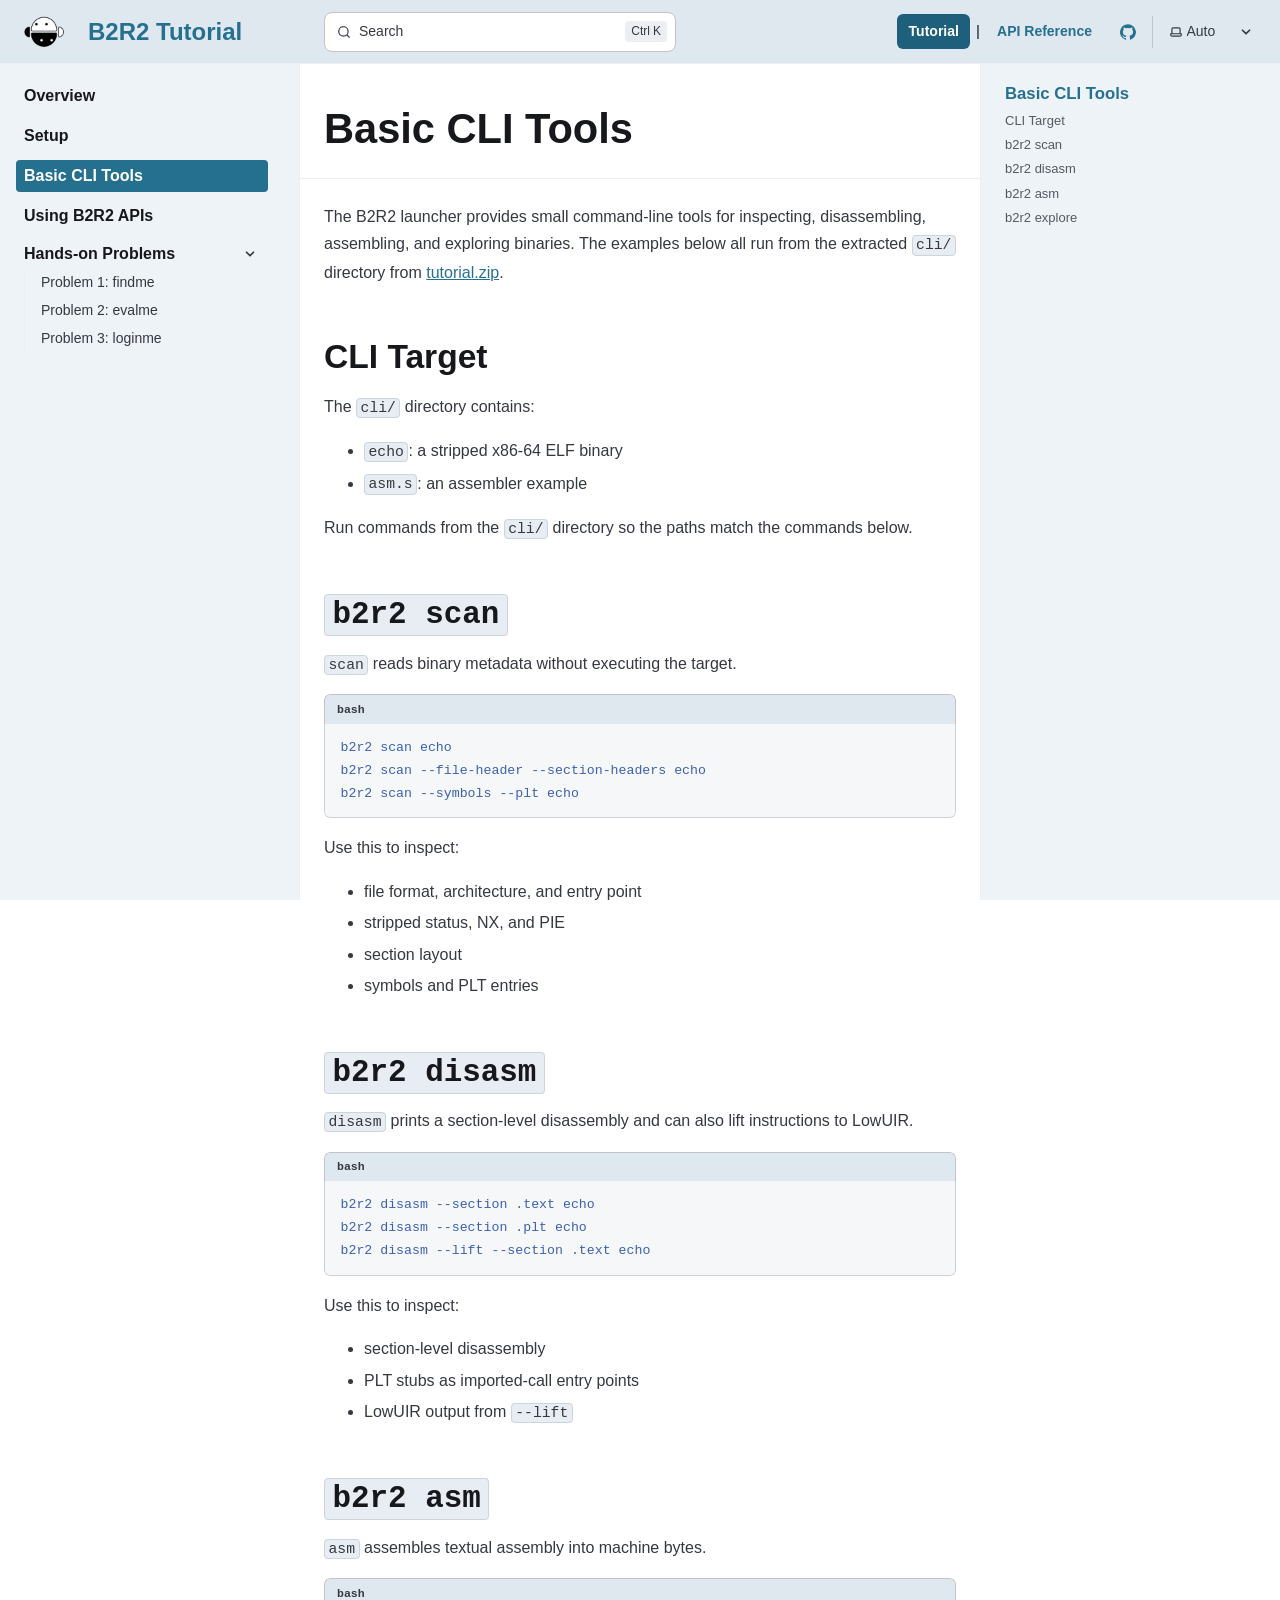
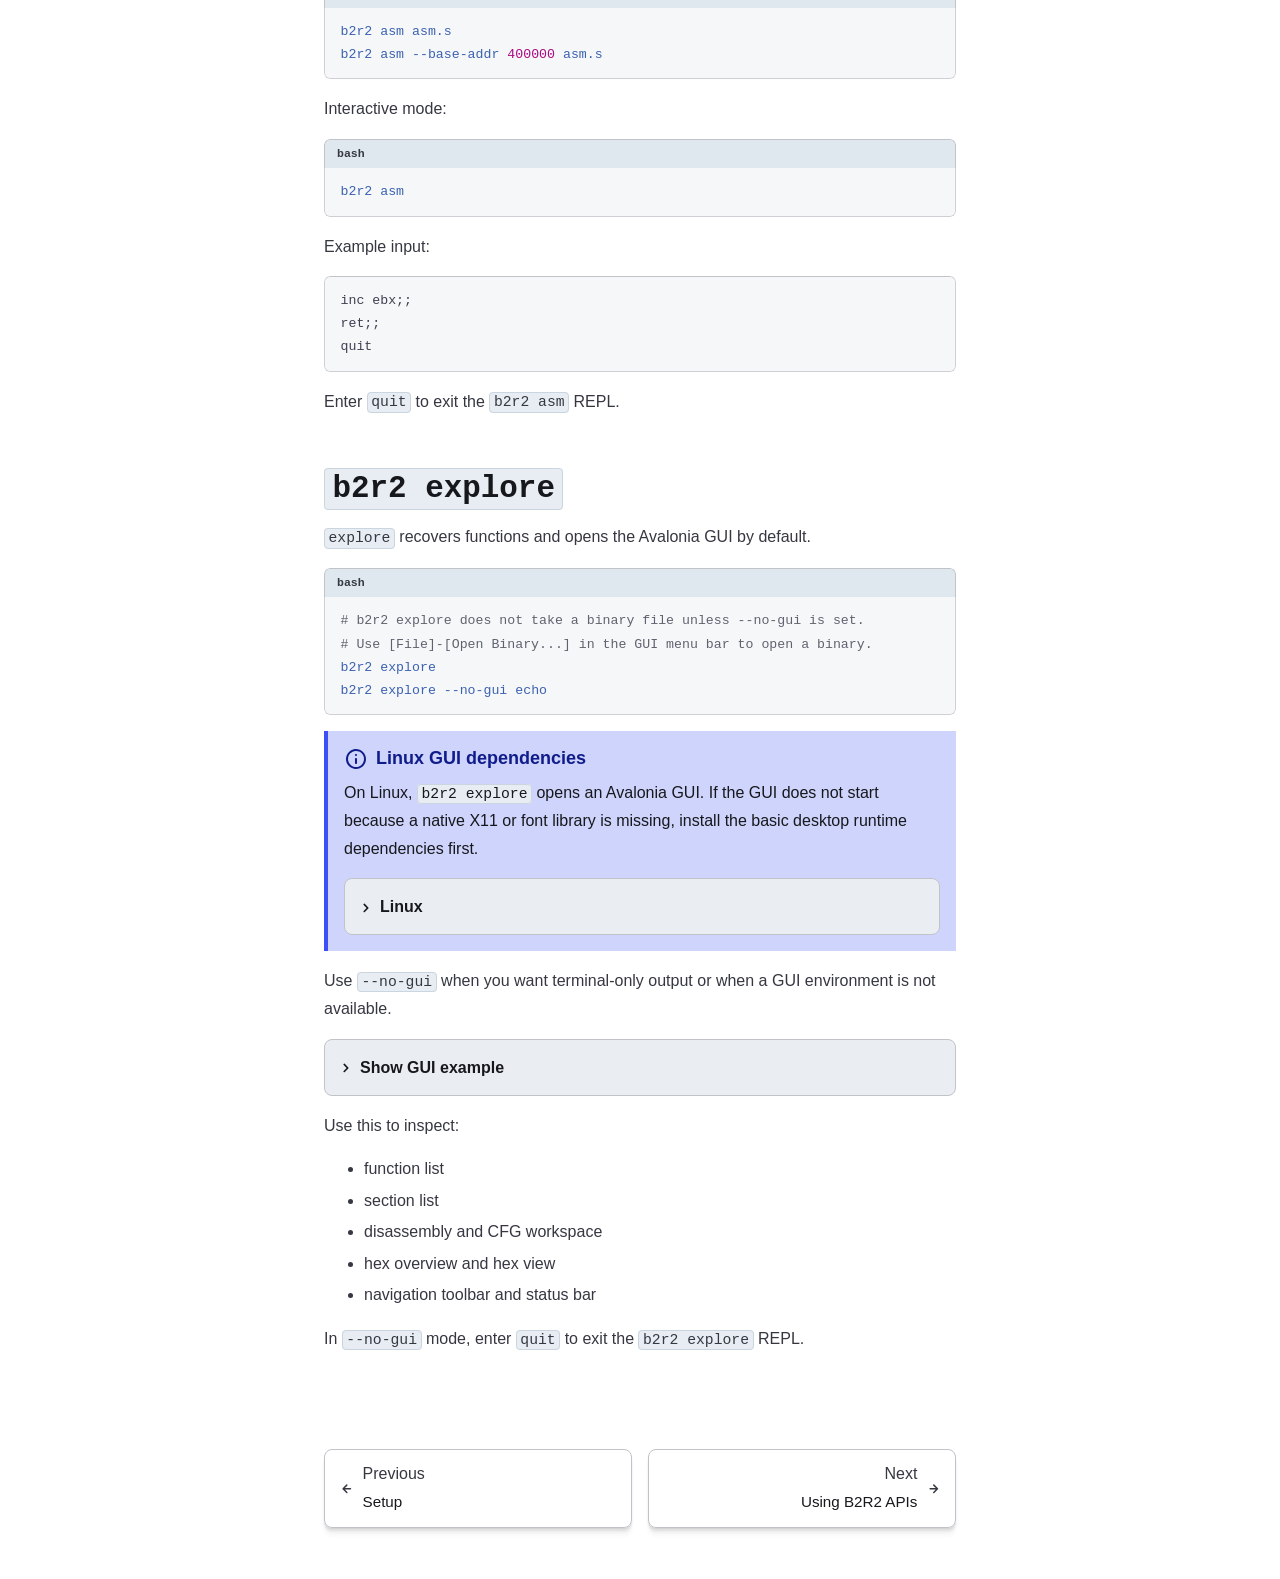
<file: tutorial-icst2026/cli-tools/index.html>
<!DOCTYPE html><html lang="en" dir="ltr" data-theme="dark" data-has-toc data-has-sidebar class="astro-bguv2lll"> <head><meta charset="utf-8"/><meta name="viewport" content="width=device-width, initial-scale=1"/><title>Basic CLI Tools | B2R2 Tutorial</title><link rel="canonical" href="https://b2r2.org/tutorial-icst2026/cli-tools/"/><link rel="sitemap" href="/tutorial-icst2026/sitemap-index.xml"/><script>
            (() => {
              let ticking = false;
              let tocObserver;
              let suppressTocMutation = false;
              let tocStepTimer;

              const getToc = () => document.querySelector('.right-sidebar-panel starlight-toc');

              const syncTocTitle = (toc) => {
                const pageTitle = document.getElementById('_top')?.textContent?.trim();
                const topLinkText = toc.querySelector('a[href="#_top"] span');
                if (pageTitle && topLinkText) {
                  topLinkText.textContent = pageTitle;
                }
              };

              const setCurrentTocLink = (links, nextCurrent) => {
                if (!nextCurrent) return;
                suppressTocMutation = true;
                links.forEach((link) => {
                  if (link === nextCurrent) {
                    if (link.getAttribute('aria-current') !== 'true') {
                      link.setAttribute('aria-current', 'true');
                    }
                  } else if (link.hasAttribute('aria-current')) {
                    link.removeAttribute('aria-current');
                  }
                });
                requestAnimationFrame(() => {
                  suppressTocMutation = false;
                });
              };

              const getLinkTarget = (link) => {
                const href = link.getAttribute('href');
                if (!href || !href.startsWith('#')) return null;

                try {
                  return document.getElementById(decodeURIComponent(href.slice(1)));
                } catch {
                  return document.getElementById(href.slice(1));
                }
              };

              const findCurrentSectionLink = (topLink, sectionLinks) => {
                let current = topLink;
                const activationLine = Math.min(160, window.innerHeight * 0.28);

                for (const link of sectionLinks) {
                  const target = getLinkTarget(link);
                  if (!target) continue;
                  if (target.getBoundingClientRect().top <= activationLine) {
                    current = link;
                  } else {
                    break;
                  }
                }

                return current;
              };

              const keepTocProgressSequential = (orderedLinks, desiredLink) => {
                if (!desiredLink) return { link: desiredLink, stepped: false };

                const currentLink = orderedLinks.find((link) => link.getAttribute('aria-current') === 'true');
                if (!currentLink) return { link: desiredLink, stepped: false };

                const currentIndex = orderedLinks.indexOf(currentLink);
                const desiredIndex = orderedLinks.indexOf(desiredLink);
                if (currentIndex === -1 || desiredIndex === -1) return { link: desiredLink, stepped: false };

                const distance = desiredIndex - currentIndex;
                if (Math.abs(distance) <= 1) return { link: desiredLink, stepped: false };

                return {
                  link: orderedLinks[currentIndex + Math.sign(distance)],
                  stepped: true
                };
              };

              const normalizeTocCurrent = () => {
                ticking = false;

                const doc = document.documentElement;
                const nearPageTop = window.scrollY <= 8;
                const nearPageEnd = window.scrollY + window.innerHeight >= doc.scrollHeight - 8;

                const toc = getToc();
                if (!toc) return;
                observeToc();

                syncTocTitle(toc);

                const links = Array.from(toc.querySelectorAll('a[href^="#"]'));
                if (links.length === 0) return;

                const visibleLinks = links.filter((link) => link.offsetParent !== null);
                const topLink = links.find((link) => link.getAttribute('href') === '#_top');
                const sectionLinks = visibleLinks.filter((link) => link.getAttribute('href') !== '#_top');

                const orderedLinks = topLink ? [topLink, ...sectionLinks] : sectionLinks;

                let nextCurrent = findCurrentSectionLink(topLink, sectionLinks);
                if (nearPageTop) {
                  nextCurrent = topLink;
                } else if (nearPageEnd) {
                  nextCurrent = sectionLinks[sectionLinks.length - 1];
                }

                const sequentialCurrent = keepTocProgressSequential(orderedLinks, nextCurrent);
                setCurrentTocLink(links, sequentialCurrent.link);

                if (sequentialCurrent.stepped) {
                  window.clearTimeout(tocStepTimer);
                  tocStepTimer = window.setTimeout(scheduleTocUpdate, 120);
                }
              };

              const scheduleTocUpdate = () => {
                if (ticking) return;
                ticking = true;
                requestAnimationFrame(normalizeTocCurrent);
              };

              const observeToc = () => {
                const toc = getToc();
                if (!toc || tocObserver) return;

                tocObserver = new MutationObserver(() => {
                  if (!suppressTocMutation) {
                    scheduleTocUpdate();
                  }
                });
                tocObserver.observe(toc, {
                  attributes: true,
                  attributeFilter: ['aria-current'],
                  subtree: true
                });
              };

              window.addEventListener('scroll', scheduleTocUpdate, { passive: true });
              window.addEventListener('resize', scheduleTocUpdate);
              window.addEventListener('load', () => {
                observeToc();
                scheduleTocUpdate();
              });
              document.addEventListener('DOMContentLoaded', () => {
                observeToc();
                scheduleTocUpdate();
              });
            })();
          </script><link rel="shortcut icon" href="/tutorial-icst2026/favicon.svg" type="image/svg+xml"/><meta name="generator" content="Astro v6.3.3"/><meta name="generator" content="Starlight v0.39.2"/><meta property="og:title" content="Basic CLI Tools"/><meta property="og:type" content="article"/><meta property="og:url" content="https://b2r2.org/tutorial-icst2026/cli-tools/"/><meta property="og:locale" content="en"/><meta property="og:description" content="Inspect tutorial binaries with B2R2 command-line tools."/><meta property="og:site_name" content="B2R2 Tutorial"/><meta name="twitter:card" content="summary_large_image"/><meta name="description" content="Inspect tutorial binaries with B2R2 command-line tools."/><script>
	window.StarlightThemeProvider = (() => {
		const storedTheme =
			typeof localStorage !== 'undefined' && localStorage.getItem('starlight-theme');
		const theme =
			storedTheme ||
			(window.matchMedia('(prefers-color-scheme: light)').matches ? 'light' : 'dark');
		document.documentElement.dataset.theme = theme === 'light' ? 'light' : 'dark';
		return {
			updatePickers(theme = storedTheme || 'auto') {
				document.querySelectorAll('starlight-theme-select').forEach((picker) => {
					const select = picker.querySelector('select');
					if (select) select.value = theme;
					/** @type {HTMLTemplateElement | null} */
					const tmpl = document.querySelector(`#theme-icons`);
					const newIcon = tmpl && tmpl.content.querySelector('.' + theme);
					if (newIcon) {
						const oldIcon = picker.querySelector('svg.label-icon');
						if (oldIcon) {
							oldIcon.replaceChildren(...newIcon.cloneNode(true).childNodes);
						}
					}
				});
			},
		};
	})();
</script><template id="theme-icons"><svg aria-hidden="true" class="light astro-c6vsoqas" width="16" height="16" viewBox="0 0 24 24" fill="currentColor" style="--sl-icon-size: 1em;"><path d="M5 12a1 1 0 0 0-1-1H3a1 1 0 0 0 0 2h1a1 1 0 0 0 1-1Zm.64 5-.71.71a1 1 0 0 0 0 1.41 1 1 0 0 0 1.41 0l.71-.71A1 1 0 0 0 5.64 17ZM12 5a1 1 0 0 0 1-1V3a1 1 0 0 0-2 0v1a1 1 0 0 0 1 1Zm5.66 2.34a1 1 0 0 0 .7-.29l.71-.71a1 1 0 1 0-1.41-1.41l-.66.71a1 1 0 0 0 0 1.41 1 1 0 0 0 .66.29Zm-12-.29a1 1 0 0 0 1.41 0 1 1 0 0 0 0-1.41l-.71-.71a1.004 1.004 0 1 0-1.43 1.41l.73.71ZM21 11h-1a1 1 0 0 0 0 2h1a1 1 0 0 0 0-2Zm-2.64 6A1 1 0 0 0 17 18.36l.71.71a1 1 0 0 0 1.41 0 1 1 0 0 0 0-1.41l-.76-.66ZM12 6.5a5.5 5.5 0 1 0 5.5 5.5A5.51 5.51 0 0 0 12 6.5Zm0 9a3.5 3.5 0 1 1 0-7 3.5 3.5 0 0 1 0 7Zm0 3.5a1 1 0 0 0-1 1v1a1 1 0 0 0 2 0v-1a1 1 0 0 0-1-1Z"/></svg><svg aria-hidden="true" class="dark astro-c6vsoqas" width="16" height="16" viewBox="0 0 24 24" fill="currentColor" style="--sl-icon-size: 1em;"><path d="M21.64 13a1 1 0 0 0-1.05-.14 8.049 8.049 0 0 1-3.37.73 8.15 8.15 0 0 1-8.14-8.1 8.59 8.59 0 0 1 .25-2A1 1 0 0 0 8 2.36a10.14 10.14 0 1 0 14 11.69 1 1 0 0 0-.36-1.05Zm-9.5 6.69A8.14 8.14 0 0 1 7.08 5.22v.27a10.15 10.15 0 0 0 10.14 10.14 9.784 9.784 0 0 0 2.1-.22 8.11 8.11 0 0 1-7.18 4.32v-.04Z"/></svg><svg aria-hidden="true" class="auto astro-c6vsoqas" width="16" height="16" viewBox="0 0 24 24" fill="currentColor" style="--sl-icon-size: 1em;"><path d="M21 14h-1V7a3 3 0 0 0-3-3H7a3 3 0 0 0-3 3v7H3a1 1 0 0 0-1 1v2a3 3 0 0 0 3 3h14a3 3 0 0 0 3-3v-2a1 1 0 0 0-1-1ZM6 7a1 1 0 0 1 1-1h10a1 1 0 0 1 1 1v7H6V7Zm14 10a1 1 0 0 1-1 1H5a1 1 0 0 1-1-1v-1h16v1Z"/></svg></template><link rel="stylesheet" href="/tutorial-icst2026/_astro/print.DNXP8c50.css" media="print"><link rel="stylesheet" href="/tutorial-icst2026/_astro/common.BatnFhkY.css"><script type="module" src="/tutorial-icst2026/_astro/page.B_tncCx8.js"></script></head> <body class="astro-bguv2lll"> <a href="#_top" class="astro-7q3lir66">Skip to content</a> <div class="page sl-flex astro-vrdttmbt"> <header class="header astro-vrdttmbt"><div class="header astro-3ef6ksr2"> <div class="title-wrapper sl-flex astro-3ef6ksr2"> <a href="/tutorial-icst2026/" class="site-title sl-flex astro-m46x6ez3">  <img class="astro-m46x6ez3" alt="B2R2 logo" src="/tutorial-icst2026/_astro/b2r2-240x240.DTaXsLfQ.png" width="240" height="240">  <span class="astro-m46x6ez3" translate="no"> B2R2 Tutorial </span> </a> </div> <div class="sl-flex print:hidden astro-3ef6ksr2"> <site-search class="astro-3ef6ksr2 astro-v37mnknz" data-translations="{&quot;placeholder&quot;:&quot;Search&quot;}"> <button data-open-modal disabled aria-label="Search" aria-keyshortcuts="Control+K" class="astro-v37mnknz"> <svg aria-hidden="true" class="astro-v37mnknz astro-c6vsoqas" width="16" height="16" viewBox="0 0 24 24" fill="currentColor" style="--sl-icon-size: 1em;"><path d="M21.71 20.29 18 16.61A9 9 0 1 0 16.61 18l3.68 3.68a.999.999 0 0 0 1.42 0 1 1 0 0 0 0-1.39ZM11 18a7 7 0 1 1 0-14 7 7 0 0 1 0 14Z"/></svg> <span class="sl-hidden md:sl-block astro-v37mnknz" aria-hidden="true">Search</span> <kbd class="sl-hidden md:sl-flex astro-v37mnknz" style="display: none;"> <kbd class="astro-v37mnknz">Ctrl</kbd><kbd class="astro-v37mnknz">K</kbd> </kbd> </button> <dialog style="padding:0" aria-label="Search" class="astro-v37mnknz"> <div class="dialog-frame sl-flex astro-v37mnknz">  <button data-close-modal class="sl-flex md:sl-hidden astro-v37mnknz"> Cancel </button> <div class="search-container astro-v37mnknz"> <div id="starlight__search" class="astro-v37mnknz"></div> </div> </div> </dialog> </site-search>  <script>
	(() => {
		const openBtn = document.querySelector('button[data-open-modal]');
		const shortcut = openBtn?.querySelector('kbd');
		if (!openBtn || !(shortcut instanceof HTMLElement)) return;
		const platformKey = shortcut.querySelector('kbd');
		if (platformKey && /(Mac|iPhone|iPod|iPad)/i.test(navigator.platform)) {
			platformKey.textContent = '⌘';
			openBtn.setAttribute('aria-keyshortcuts', 'Meta+K');
		}
		shortcut.style.display = '';
	})();
</script> <script type="module" src="/tutorial-icst2026/_astro/Search.astro_astro_type_script_index_0_lang.DRrH9zrU.js"></script>  </div> <div class="sl-hidden md:sl-flex print:hidden right-group astro-3ef6ksr2"> <nav class="section-switcher astro-3ef6ksr2" aria-label="Documentation sections"> <a href="/tutorial-icst2026/" class="section-switcher__link active astro-3ef6ksr2" aria-current="location">
Tutorial
</a> <span class="section-switcher__separator astro-3ef6ksr2" aria-hidden="true">|</span> <a href="/tutorial-icst2026/api-reference/" class="section-switcher__link astro-3ef6ksr2">
API Reference
</a> </nav> <div class="sl-flex social-icons astro-3ef6ksr2"> <a href="https://github.com/B2R2-org/B2R2" rel="me" class="sl-flex astro-wy4te6ga"><span class="sr-only astro-wy4te6ga">B2R2 on GitHub</span><svg aria-hidden="true" class="astro-wy4te6ga astro-c6vsoqas" width="16" height="16" viewBox="0 0 24 24" fill="currentColor" style="--sl-icon-size: 1em;"><path d="M12 .3a12 12 0 0 0-3.8 23.38c.6.12.83-.26.83-.57L9 21.07c-3.34.72-4.04-1.61-4.04-1.61-.55-1.39-1.34-1.76-1.34-1.76-1.08-.74.09-.73.09-.73 1.2.09 1.83 1.24 1.83 1.24 1.08 1.83 2.81 1.3 3.5 1 .1-.78.42-1.31.76-1.61-2.67-.3-5.47-1.33-5.47-5.93 0-1.31.47-2.38 1.24-3.22-.14-.3-.54-1.52.1-3.18 0 0 1-.32 3.3 1.23a11.5 11.5 0 0 1 6 0c2.28-1.55 3.29-1.23 3.29-1.23.64 1.66.24 2.88.12 3.18a4.65 4.65 0 0 1 1.23 3.22c0 4.61-2.8 5.63-5.48 5.92.42.36.81 1.1.81 2.22l-.01 3.29c0 .31.2.69.82.57A12 12 0 0 0 12 .3Z"/></svg></a> </div> <starlight-theme-select>  <label style="--sl-select-width: 6.25em" class="astro-4yphtoen"> <span class="sr-only astro-4yphtoen">Select theme</span> <svg aria-hidden="true" class="icon label-icon astro-4yphtoen astro-c6vsoqas" width="16" height="16" viewBox="0 0 24 24" fill="currentColor" style="--sl-icon-size: 1em;"><path d="M21 14h-1V7a3 3 0 0 0-3-3H7a3 3 0 0 0-3 3v7H3a1 1 0 0 0-1 1v2a3 3 0 0 0 3 3h14a3 3 0 0 0 3-3v-2a1 1 0 0 0-1-1ZM6 7a1 1 0 0 1 1-1h10a1 1 0 0 1 1 1v7H6V7Zm14 10a1 1 0 0 1-1 1H5a1 1 0 0 1-1-1v-1h16v1Z"/></svg> <select autocomplete="off" class="astro-4yphtoen"> <option value="dark" class="astro-4yphtoen">Dark</option><option value="light" class="astro-4yphtoen">Light</option><option value="auto" selected class="astro-4yphtoen">Auto</option> </select> <svg aria-hidden="true" class="icon caret astro-4yphtoen astro-c6vsoqas" width="16" height="16" viewBox="0 0 24 24" fill="currentColor" style="--sl-icon-size: 1em;"><path d="M17 9.17a1 1 0 0 0-1.41 0L12 12.71 8.46 9.17a1 1 0 1 0-1.41 1.42l4.24 4.24a1.002 1.002 0 0 0 1.42 0L17 10.59a1.002 1.002 0 0 0 0-1.42Z"/></svg> </label> </starlight-theme-select>  <script>
	StarlightThemeProvider.updatePickers();
</script> <script type="module">const r="starlight-theme",o=e=>e==="auto"||e==="dark"||e==="light"?e:"auto",c=()=>o(typeof localStorage<"u"&&localStorage.getItem(r));function n(e){typeof localStorage<"u"&&localStorage.setItem(r,e==="light"||e==="dark"?e:"")}const l=()=>matchMedia("(prefers-color-scheme: light)").matches?"light":"dark";function t(e){StarlightThemeProvider.updatePickers(e),document.documentElement.dataset.theme=e==="auto"?l():e,n(e)}matchMedia("(prefers-color-scheme: light)").addEventListener("change",()=>{c()==="auto"&&t("auto")});class s extends HTMLElement{constructor(){super(),t(c()),this.querySelector("select")?.addEventListener("change",a=>{a.currentTarget instanceof HTMLSelectElement&&t(o(a.currentTarget.value))})}}customElements.define("starlight-theme-select",s);</script> <script type="module">class s extends HTMLElement{constructor(){super();const e=this.querySelector("select");e&&(e.addEventListener("change",t=>{t.currentTarget instanceof HTMLSelectElement&&(window.location.pathname=t.currentTarget.value)}),window.addEventListener("pageshow",t=>{if(!t.persisted)return;const n=e.querySelector("option[selected]")?.index;n!==e.selectedIndex&&(e.selectedIndex=n??0)}))}}customElements.define("starlight-lang-select",s);</script> </div> </div></header> <nav class="sidebar print:hidden astro-vrdttmbt" aria-label="Main"> <starlight-menu-button class="print:hidden astro-jif73yzw"> <button aria-expanded="false" aria-label="Menu" aria-controls="starlight__sidebar" class="sl-flex md:sl-hidden astro-jif73yzw"> <svg aria-hidden="true" class="open-menu astro-jif73yzw astro-c6vsoqas" width="16" height="16" viewBox="0 0 24 24" fill="currentColor" style="--sl-icon-size: 1em;"><path d="M3 8h18a1 1 0 1 0 0-2H3a1 1 0 0 0 0 2Zm18 8H3a1 1 0 0 0 0 2h18a1 1 0 0 0 0-2Zm0-5H3a1 1 0 0 0 0 2h18a1 1 0 0 0 0-2Z"/></svg> <svg aria-hidden="true" class="close-menu astro-jif73yzw astro-c6vsoqas" width="16" height="16" viewBox="0 0 24 24" fill="currentColor" style="--sl-icon-size: 1em;"><path d="m13.41 12 6.3-6.29a1.004 1.004 0 1 0-1.42-1.42L12 10.59l-6.29-6.3a1.004 1.004 0 0 0-1.42 1.42l6.3 6.29-6.3 6.29a1 1 0 0 0 0 1.42.998.998 0 0 0 1.42 0l6.29-6.3 6.29 6.3a.999.999 0 0 0 1.42 0 1 1 0 0 0 0-1.42L13.41 12Z"/></svg> </button> </starlight-menu-button> <script type="module">class s extends HTMLElement{constructor(){super(),this.btn=this.querySelector("button"),this.btn.addEventListener("click",()=>this.toggleExpanded());const t=this.closest("nav");t&&t.addEventListener("keyup",e=>this.closeOnEscape(e))}setExpanded(t){this.setAttribute("aria-expanded",String(t)),document.body.toggleAttribute("data-mobile-menu-expanded",t)}toggleExpanded(){this.setExpanded(this.getAttribute("aria-expanded")!=="true")}closeOnEscape(t){t.code==="Escape"&&(this.setExpanded(!1),this.btn.focus())}}customElements.define("starlight-menu-button",s);</script>  <div id="starlight__sidebar" class="sidebar-pane astro-vrdttmbt"> <div class="sidebar-content sl-flex astro-vrdttmbt"> <sl-sidebar-state-persist data-hash="15bhkya" class="astro-kku4brbg"> <script aria-hidden="true">
		(() => {
			try {
				if (!matchMedia('(min-width: 50em)').matches) return;
				/** @type {HTMLElement | null} */
				const target = document.querySelector('sl-sidebar-state-persist');
				const state = JSON.parse(sessionStorage.getItem('sl-sidebar-state') || '0');
				if (!target || !state || target.dataset.hash !== state.hash) return;
				window._starlightScrollRestore = state.scroll;
				customElements.define(
					'sl-sidebar-restore',
					class SidebarRestore extends HTMLElement {
						connectedCallback() {
							try {
								const idx = parseInt(this.dataset.index || '');
								const details = this.closest('details');
								if (details && typeof state.open[idx] === 'boolean') details.open = state.open[idx];
							} catch {}
						}
					}
				);
			} catch {}
		})();
	</script>  <ul class="top-level astro-3ii7xxms"> <li class="astro-3ii7xxms"> <a href="/tutorial-icst2026/" class="large astro-3ii7xxms"> <span class="astro-3ii7xxms">Overview</span>  </a> </li><li class="astro-3ii7xxms"> <a href="/tutorial-icst2026/setup/" class="large astro-3ii7xxms"> <span class="astro-3ii7xxms">Setup</span>  </a> </li><li class="astro-3ii7xxms"> <a href="/tutorial-icst2026/cli-tools/" aria-current="page" class="large astro-3ii7xxms"> <span class="astro-3ii7xxms">Basic CLI Tools</span>  </a> </li><li class="astro-3ii7xxms"> <a href="/tutorial-icst2026/api-scripting/" class="large astro-3ii7xxms"> <span class="astro-3ii7xxms">Using B2R2 APIs</span>  </a> </li><li class="astro-3ii7xxms"> <details open class="astro-3ii7xxms"> <summary class="astro-3ii7xxms"> <span class="group-label astro-3ii7xxms"> <span class="large astro-3ii7xxms">Hands-on Problems</span>  </span> <svg aria-hidden="true" class="caret astro-3ii7xxms astro-c6vsoqas" width="16" height="16" viewBox="0 0 24 24" fill="currentColor" style="--sl-icon-size: 1.25rem;"><path d="m14.83 11.29-4.24-4.24a1 1 0 1 0-1.42 1.41L12.71 12l-3.54 3.54a1 1 0 0 0 0 1.41 1 1 0 0 0 .71.29 1 1 0 0 0 .71-.29l4.24-4.24a1.002 1.002 0 0 0 0-1.42Z"/></svg> </summary> <sl-sidebar-restore data-index="0"></sl-sidebar-restore> <ul class="astro-3ii7xxms"> <li class="astro-3ii7xxms"> <a href="/tutorial-icst2026/problems/findme/" class="astro-3ii7xxms"> <span class="astro-3ii7xxms">Problem 1: findme</span>  </a> </li><li class="astro-3ii7xxms"> <a href="/tutorial-icst2026/problems/evalme/" class="astro-3ii7xxms"> <span class="astro-3ii7xxms">Problem 2: evalme</span>  </a> </li><li class="astro-3ii7xxms"> <a href="/tutorial-icst2026/problems/loginme/" class="astro-3ii7xxms"> <span class="astro-3ii7xxms">Problem 3: loginme</span>  </a> </li> </ul> </details> </li> </ul>  <script aria-hidden="true">
		(() => {
			const scroller = document.getElementById('starlight__sidebar');
			if (!window._starlightScrollRestore || !scroller) return;
			scroller.scrollTop = window._starlightScrollRestore;
			delete window._starlightScrollRestore;
		})();
	</script> </sl-sidebar-state-persist> <div class="md:sl-hidden"> <div class="mobile-preferences sl-flex astro-wu23bvmt"> <div class="social-icons astro-wu23bvmt"> <a href="https://github.com/B2R2-org/B2R2" rel="me" class="sl-flex astro-wy4te6ga"><span class="sr-only astro-wy4te6ga">B2R2 on GitHub</span><svg aria-hidden="true" class="astro-wy4te6ga astro-c6vsoqas" width="16" height="16" viewBox="0 0 24 24" fill="currentColor" style="--sl-icon-size: 1em;"><path d="M12 .3a12 12 0 0 0-3.8 23.38c.6.12.83-.26.83-.57L9 21.07c-3.34.72-4.04-1.61-4.04-1.61-.55-1.39-1.34-1.76-1.34-1.76-1.08-.74.09-.73.09-.73 1.2.09 1.83 1.24 1.83 1.24 1.08 1.83 2.81 1.3 3.5 1 .1-.78.42-1.31.76-1.61-2.67-.3-5.47-1.33-5.47-5.93 0-1.31.47-2.38 1.24-3.22-.14-.3-.54-1.52.1-3.18 0 0 1-.32 3.3 1.23a11.5 11.5 0 0 1 6 0c2.28-1.55 3.29-1.23 3.29-1.23.64 1.66.24 2.88.12 3.18a4.65 4.65 0 0 1 1.23 3.22c0 4.61-2.8 5.63-5.48 5.92.42.36.81 1.1.81 2.22l-.01 3.29c0 .31.2.69.82.57A12 12 0 0 0 12 .3Z"/></svg></a> </div> <starlight-theme-select>  <label style="--sl-select-width: 6.25em" class="astro-4yphtoen"> <span class="sr-only astro-4yphtoen">Select theme</span> <svg aria-hidden="true" class="icon label-icon astro-4yphtoen astro-c6vsoqas" width="16" height="16" viewBox="0 0 24 24" fill="currentColor" style="--sl-icon-size: 1em;"><path d="M21 14h-1V7a3 3 0 0 0-3-3H7a3 3 0 0 0-3 3v7H3a1 1 0 0 0-1 1v2a3 3 0 0 0 3 3h14a3 3 0 0 0 3-3v-2a1 1 0 0 0-1-1ZM6 7a1 1 0 0 1 1-1h10a1 1 0 0 1 1 1v7H6V7Zm14 10a1 1 0 0 1-1 1H5a1 1 0 0 1-1-1v-1h16v1Z"/></svg> <select autocomplete="off" class="astro-4yphtoen"> <option value="dark" class="astro-4yphtoen">Dark</option><option value="light" class="astro-4yphtoen">Light</option><option value="auto" selected class="astro-4yphtoen">Auto</option> </select> <svg aria-hidden="true" class="icon caret astro-4yphtoen astro-c6vsoqas" width="16" height="16" viewBox="0 0 24 24" fill="currentColor" style="--sl-icon-size: 1em;"><path d="M17 9.17a1 1 0 0 0-1.41 0L12 12.71 8.46 9.17a1 1 0 1 0-1.41 1.42l4.24 4.24a1.002 1.002 0 0 0 1.42 0L17 10.59a1.002 1.002 0 0 0 0-1.42Z"/></svg> </label> </starlight-theme-select>  <script>
	StarlightThemeProvider.updatePickers();
</script>   </div> </div> </div> </div> </nav> <div class="main-frame astro-vrdttmbt">  <script type="module">const a=document.getElementById("starlight__sidebar"),n=a?.querySelector("sl-sidebar-state-persist"),o="sl-sidebar-state",i=()=>{let t=[];const e=n?.dataset.hash||"";try{const s=sessionStorage.getItem(o),r=JSON.parse(s||"{}");Array.isArray(r.open)&&r.hash===e&&(t=r.open)}catch{}return{hash:e,open:t,scroll:a?.scrollTop||0}},c=t=>{try{sessionStorage.setItem(o,JSON.stringify(t))}catch{}},d=()=>c(i()),l=(t,e)=>{const s=i();s.open[e]=t,c(s)};n?.addEventListener("click",t=>{if(!(t.target instanceof Element))return;const e=t.target.closest("summary")?.closest("details");if(!e)return;const s=e.querySelector("sl-sidebar-restore"),r=parseInt(s?.dataset.index||"");isNaN(r)||l(!e.open,r)});addEventListener("visibilitychange",()=>{document.visibilityState==="hidden"&&d()});addEventListener("pageHide",d);</script> <div class="lg:sl-flex astro-67yu43on"> <aside class="right-sidebar-container print:hidden astro-67yu43on"> <div class="right-sidebar astro-67yu43on"> <div class="lg:sl-hidden astro-pb3aqygn"><mobile-starlight-toc data-min-h="2" data-max-h="3" class="astro-doynk5tl"><nav aria-labelledby="starlight__on-this-page--mobile" class="astro-doynk5tl"><details id="starlight__mobile-toc" class="astro-doynk5tl"><summary id="starlight__on-this-page--mobile" class="sl-flex astro-doynk5tl"><span class="toggle sl-flex astro-doynk5tl">On this page<svg aria-hidden="true" class="caret astro-doynk5tl astro-c6vsoqas" width="16" height="16" viewBox="0 0 24 24" fill="currentColor" style="--sl-icon-size: 1rem;"><path d="m14.83 11.29-4.24-4.24a1 1 0 1 0-1.42 1.41L12.71 12l-3.54 3.54a1 1 0 0 0 0 1.41 1 1 0 0 0 .71.29 1 1 0 0 0 .71-.29l4.24-4.24a1.002 1.002 0 0 0 0-1.42Z"/></svg></span><span class="display-current astro-doynk5tl"></span></summary><div class="dropdown astro-doynk5tl"><ul class="isMobile astro-gnoq344e" style="--depth: 0;"> <li class="astro-gnoq344e" style="--depth: 0;"> <a href="#_top" class="astro-gnoq344e" style="--depth: 0;"> <span class="astro-gnoq344e" style="--depth: 0;">Overview</span> </a>  </li><li class="astro-gnoq344e" style="--depth: 0;"> <a href="#cli-target" class="astro-gnoq344e" style="--depth: 0;"> <span class="astro-gnoq344e" style="--depth: 0;">CLI Target</span> </a>  </li><li class="astro-gnoq344e" style="--depth: 0;"> <a href="#b2r2-scan" class="astro-gnoq344e" style="--depth: 0;"> <span class="astro-gnoq344e" style="--depth: 0;">b2r2 scan</span> </a>  </li><li class="astro-gnoq344e" style="--depth: 0;"> <a href="#b2r2-disasm" class="astro-gnoq344e" style="--depth: 0;"> <span class="astro-gnoq344e" style="--depth: 0;">b2r2 disasm</span> </a>  </li><li class="astro-gnoq344e" style="--depth: 0;"> <a href="#b2r2-asm" class="astro-gnoq344e" style="--depth: 0;"> <span class="astro-gnoq344e" style="--depth: 0;">b2r2 asm</span> </a>  </li><li class="astro-gnoq344e" style="--depth: 0;"> <a href="#b2r2-explore" class="astro-gnoq344e" style="--depth: 0;"> <span class="astro-gnoq344e" style="--depth: 0;">b2r2 explore</span> </a>  </li> </ul></div></details></nav></mobile-starlight-toc><script type="module" src="/tutorial-icst2026/_astro/MobileTableOfContents.astro_astro_type_script_index_0_lang.hwBsy0Mo.js"></script></div><div class="right-sidebar-panel sl-hidden lg:sl-block astro-pb3aqygn"><div class="sl-container astro-pb3aqygn"><starlight-toc data-min-h="2" data-max-h="3"><nav aria-labelledby="starlight__on-this-page"><h2 id="starlight__on-this-page">On this page</h2><ul class="astro-gnoq344e" style="--depth: 0;"> <li class="astro-gnoq344e" style="--depth: 0;"> <a href="#_top" class="astro-gnoq344e" style="--depth: 0;"> <span class="astro-gnoq344e" style="--depth: 0;">Overview</span> </a>  </li><li class="astro-gnoq344e" style="--depth: 0;"> <a href="#cli-target" class="astro-gnoq344e" style="--depth: 0;"> <span class="astro-gnoq344e" style="--depth: 0;">CLI Target</span> </a>  </li><li class="astro-gnoq344e" style="--depth: 0;"> <a href="#b2r2-scan" class="astro-gnoq344e" style="--depth: 0;"> <span class="astro-gnoq344e" style="--depth: 0;">b2r2 scan</span> </a>  </li><li class="astro-gnoq344e" style="--depth: 0;"> <a href="#b2r2-disasm" class="astro-gnoq344e" style="--depth: 0;"> <span class="astro-gnoq344e" style="--depth: 0;">b2r2 disasm</span> </a>  </li><li class="astro-gnoq344e" style="--depth: 0;"> <a href="#b2r2-asm" class="astro-gnoq344e" style="--depth: 0;"> <span class="astro-gnoq344e" style="--depth: 0;">b2r2 asm</span> </a>  </li><li class="astro-gnoq344e" style="--depth: 0;"> <a href="#b2r2-explore" class="astro-gnoq344e" style="--depth: 0;"> <span class="astro-gnoq344e" style="--depth: 0;">b2r2 explore</span> </a>  </li> </ul></nav></starlight-toc><script type="module" src="/tutorial-icst2026/_astro/TableOfContents.astro_astro_type_script_index_0_lang.FuRcXuRY.js"></script></div></div> </div> </aside> <div class="main-pane astro-67yu43on">  <main data-pagefind-body class="astro-bguv2lll" lang="en" dir="ltr">    <div class="content-panel astro-7nkwcw3z"> <div class="sl-container astro-7nkwcw3z"> <h1 id="_top" class="astro-j6tvhyss">Basic CLI Tools</h1> </div> </div> <div class="content-panel astro-7nkwcw3z"> <div class="sl-container astro-7nkwcw3z"> <div class="sl-markdown-content"> <p>The B2R2 launcher provides small command-line tools for inspecting, disassembling,
assembling, and exploring binaries. The examples below all run from the extracted
<code dir="auto">cli/</code> directory from <a href="/tutorial-icst2026/files/tutorial.zip">tutorial.zip</a>.</p>
<div class="sl-heading-wrapper level-h2"><h2 id="cli-target">CLI Target</h2><a class="sl-anchor-link" href="#cli-target"><span aria-hidden="true" class="sl-anchor-icon"><svg width="16" height="16" viewBox="0 0 24 24"><path fill="currentcolor" d="m12.11 15.39-3.88 3.88a2.52 2.52 0 0 1-3.5 0 2.47 2.47 0 0 1 0-3.5l3.88-3.88a1 1 0 0 0-1.42-1.42l-3.88 3.89a4.48 4.48 0 0 0 6.33 6.33l3.89-3.88a1 1 0 1 0-1.42-1.42Zm8.58-12.08a4.49 4.49 0 0 0-6.33 0l-3.89 3.88a1 1 0 0 0 1.42 1.42l3.88-3.88a2.52 2.52 0 0 1 3.5 0 2.47 2.47 0 0 1 0 3.5l-3.88 3.88a1 1 0 1 0 1.42 1.42l3.88-3.89a4.49 4.49 0 0 0 0-6.33ZM8.83 15.17a1 1 0 0 0 1.1.22 1 1 0 0 0 .32-.22l4.92-4.92a1 1 0 0 0-1.42-1.42l-4.92 4.92a1 1 0 0 0 0 1.42Z"></path></svg></span><span class="sr-only" data-pagefind-ignore="">Section titled “CLI Target”</span></a></div>
<p>The <code dir="auto">cli/</code> directory contains:</p>
<ul>
<li><code dir="auto">echo</code>: a stripped x86-64 ELF binary</li>
<li><code dir="auto">asm.s</code>: an assembler example</li>
</ul>
<p>Run commands from the <code dir="auto">cli/</code> directory so the paths match the commands below.</p>
<div class="sl-heading-wrapper level-h2"><h2 id="b2r2-scan"><code dir="auto">b2r2 scan</code></h2><a class="sl-anchor-link" href="#b2r2-scan"><span aria-hidden="true" class="sl-anchor-icon"><svg width="16" height="16" viewBox="0 0 24 24"><path fill="currentcolor" d="m12.11 15.39-3.88 3.88a2.52 2.52 0 0 1-3.5 0 2.47 2.47 0 0 1 0-3.5l3.88-3.88a1 1 0 0 0-1.42-1.42l-3.88 3.89a4.48 4.48 0 0 0 6.33 6.33l3.89-3.88a1 1 0 1 0-1.42-1.42Zm8.58-12.08a4.49 4.49 0 0 0-6.33 0l-3.89 3.88a1 1 0 0 0 1.42 1.42l3.88-3.88a2.52 2.52 0 0 1 3.5 0 2.47 2.47 0 0 1 0 3.5l-3.88 3.88a1 1 0 1 0 1.42 1.42l3.88-3.89a4.49 4.49 0 0 0 0-6.33ZM8.83 15.17a1 1 0 0 0 1.1.22 1 1 0 0 0 .32-.22l4.92-4.92a1 1 0 0 0-1.42-1.42l-4.92 4.92a1 1 0 0 0 0 1.42Z"></path></svg></span><span class="sr-only" data-pagefind-ignore="">Section titled “b2r2 scan”</span></a></div>
<p><code dir="auto">scan</code> reads binary metadata without executing the target.</p>
<div class="expressive-code"><link rel="stylesheet" href="/tutorial-icst2026/_astro/ec.v4551.css"><script type="module" src="/tutorial-icst2026/_astro/ec.0vx5m.js"></script><figure class="frame is-terminal not-content"><figcaption class="header"><span class="title"></span><span class="sr-only">Terminal window</span></figcaption><pre data-language="bash"><code><div class="ec-line"><div class="code"><span style="--0:#82AAFF;--1:#3B61B0">b2r2</span><span style="--0:#D6DEEB;--1:#403F53"> </span><span style="--0:#ECC48D;--1:#3B61B0">scan</span><span style="--0:#D6DEEB;--1:#403F53"> </span><span style="--0:#ECC48D;--1:#3B61B0">echo</span></div></div><div class="ec-line"><div class="code"><span style="--0:#82AAFF;--1:#3B61B0">b2r2</span><span style="--0:#D6DEEB;--1:#403F53"> </span><span style="--0:#ECC48D;--1:#3B61B0">scan</span><span style="--0:#D6DEEB;--1:#403F53"> </span><span style="--0:#82AAFF;--1:#3B61B0">--file-header</span><span style="--0:#D6DEEB;--1:#403F53"> </span><span style="--0:#82AAFF;--1:#3B61B0">--section-headers</span><span style="--0:#D6DEEB;--1:#403F53"> </span><span style="--0:#ECC48D;--1:#3B61B0">echo</span></div></div><div class="ec-line"><div class="code"><span style="--0:#82AAFF;--1:#3B61B0">b2r2</span><span style="--0:#D6DEEB;--1:#403F53"> </span><span style="--0:#ECC48D;--1:#3B61B0">scan</span><span style="--0:#D6DEEB;--1:#403F53"> </span><span style="--0:#82AAFF;--1:#3B61B0">--symbols</span><span style="--0:#D6DEEB;--1:#403F53"> </span><span style="--0:#82AAFF;--1:#3B61B0">--plt</span><span style="--0:#D6DEEB;--1:#403F53"> </span><span style="--0:#ECC48D;--1:#3B61B0">echo</span></div></div></code></pre><div class="copy"><div aria-live="polite"></div><button title="Copy to clipboard" data-copied="Copied!" data-code="b2r2 scan echob2r2 scan --file-header --section-headers echob2r2 scan --symbols --plt echo"><div></div></button></div></figure></div>
<p>Use this to inspect:</p>
<ul>
<li>file format, architecture, and entry point</li>
<li>stripped status, NX, and PIE</li>
<li>section layout</li>
<li>symbols and PLT entries</li>
</ul>
<div class="sl-heading-wrapper level-h2"><h2 id="b2r2-disasm"><code dir="auto">b2r2 disasm</code></h2><a class="sl-anchor-link" href="#b2r2-disasm"><span aria-hidden="true" class="sl-anchor-icon"><svg width="16" height="16" viewBox="0 0 24 24"><path fill="currentcolor" d="m12.11 15.39-3.88 3.88a2.52 2.52 0 0 1-3.5 0 2.47 2.47 0 0 1 0-3.5l3.88-3.88a1 1 0 0 0-1.42-1.42l-3.88 3.89a4.48 4.48 0 0 0 6.33 6.33l3.89-3.88a1 1 0 1 0-1.42-1.42Zm8.58-12.08a4.49 4.49 0 0 0-6.33 0l-3.89 3.88a1 1 0 0 0 1.42 1.42l3.88-3.88a2.52 2.52 0 0 1 3.5 0 2.47 2.47 0 0 1 0 3.5l-3.88 3.88a1 1 0 1 0 1.42 1.42l3.88-3.89a4.49 4.49 0 0 0 0-6.33ZM8.83 15.17a1 1 0 0 0 1.1.22 1 1 0 0 0 .32-.22l4.92-4.92a1 1 0 0 0-1.42-1.42l-4.92 4.92a1 1 0 0 0 0 1.42Z"></path></svg></span><span class="sr-only" data-pagefind-ignore="">Section titled “b2r2 disasm”</span></a></div>
<p><code dir="auto">disasm</code> prints a section-level disassembly and can also lift instructions to
LowUIR.</p>
<div class="expressive-code"><figure class="frame is-terminal not-content"><figcaption class="header"><span class="title"></span><span class="sr-only">Terminal window</span></figcaption><pre data-language="bash"><code><div class="ec-line"><div class="code"><span style="--0:#82AAFF;--1:#3B61B0">b2r2</span><span style="--0:#D6DEEB;--1:#403F53"> </span><span style="--0:#ECC48D;--1:#3B61B0">disasm</span><span style="--0:#D6DEEB;--1:#403F53"> </span><span style="--0:#82AAFF;--1:#3B61B0">--section</span><span style="--0:#D6DEEB;--1:#403F53"> </span><span style="--0:#ECC48D;--1:#3B61B0">.text</span><span style="--0:#D6DEEB;--1:#403F53"> </span><span style="--0:#ECC48D;--1:#3B61B0">echo</span></div></div><div class="ec-line"><div class="code"><span style="--0:#82AAFF;--1:#3B61B0">b2r2</span><span style="--0:#D6DEEB;--1:#403F53"> </span><span style="--0:#ECC48D;--1:#3B61B0">disasm</span><span style="--0:#D6DEEB;--1:#403F53"> </span><span style="--0:#82AAFF;--1:#3B61B0">--section</span><span style="--0:#D6DEEB;--1:#403F53"> </span><span style="--0:#ECC48D;--1:#3B61B0">.plt</span><span style="--0:#D6DEEB;--1:#403F53"> </span><span style="--0:#ECC48D;--1:#3B61B0">echo</span></div></div><div class="ec-line"><div class="code"><span style="--0:#82AAFF;--1:#3B61B0">b2r2</span><span style="--0:#D6DEEB;--1:#403F53"> </span><span style="--0:#ECC48D;--1:#3B61B0">disasm</span><span style="--0:#D6DEEB;--1:#403F53"> </span><span style="--0:#82AAFF;--1:#3B61B0">--lift</span><span style="--0:#D6DEEB;--1:#403F53"> </span><span style="--0:#82AAFF;--1:#3B61B0">--section</span><span style="--0:#D6DEEB;--1:#403F53"> </span><span style="--0:#ECC48D;--1:#3B61B0">.text</span><span style="--0:#D6DEEB;--1:#403F53"> </span><span style="--0:#ECC48D;--1:#3B61B0">echo</span></div></div></code></pre><div class="copy"><div aria-live="polite"></div><button title="Copy to clipboard" data-copied="Copied!" data-code="b2r2 disasm --section .text echob2r2 disasm --section .plt echob2r2 disasm --lift --section .text echo"><div></div></button></div></figure></div>
<p>Use this to inspect:</p>
<ul>
<li>section-level disassembly</li>
<li>PLT stubs as imported-call entry points</li>
<li>LowUIR output from <code dir="auto">--lift</code></li>
</ul>
<div class="sl-heading-wrapper level-h2"><h2 id="b2r2-asm"><code dir="auto">b2r2 asm</code></h2><a class="sl-anchor-link" href="#b2r2-asm"><span aria-hidden="true" class="sl-anchor-icon"><svg width="16" height="16" viewBox="0 0 24 24"><path fill="currentcolor" d="m12.11 15.39-3.88 3.88a2.52 2.52 0 0 1-3.5 0 2.47 2.47 0 0 1 0-3.5l3.88-3.88a1 1 0 0 0-1.42-1.42l-3.88 3.89a4.48 4.48 0 0 0 6.33 6.33l3.89-3.88a1 1 0 1 0-1.42-1.42Zm8.58-12.08a4.49 4.49 0 0 0-6.33 0l-3.89 3.88a1 1 0 0 0 1.42 1.42l3.88-3.88a2.52 2.52 0 0 1 3.5 0 2.47 2.47 0 0 1 0 3.5l-3.88 3.88a1 1 0 1 0 1.42 1.42l3.88-3.89a4.49 4.49 0 0 0 0-6.33ZM8.83 15.17a1 1 0 0 0 1.1.22 1 1 0 0 0 .32-.22l4.92-4.92a1 1 0 0 0-1.42-1.42l-4.92 4.92a1 1 0 0 0 0 1.42Z"></path></svg></span><span class="sr-only" data-pagefind-ignore="">Section titled “b2r2 asm”</span></a></div>
<p><code dir="auto">asm</code> assembles textual assembly into machine bytes.</p>
<div class="expressive-code"><figure class="frame is-terminal not-content"><figcaption class="header"><span class="title"></span><span class="sr-only">Terminal window</span></figcaption><pre data-language="bash"><code><div class="ec-line"><div class="code"><span style="--0:#82AAFF;--1:#3B61B0">b2r2</span><span style="--0:#D6DEEB;--1:#403F53"> </span><span style="--0:#ECC48D;--1:#3B61B0">asm</span><span style="--0:#D6DEEB;--1:#403F53"> </span><span style="--0:#ECC48D;--1:#3B61B0">asm.s</span></div></div><div class="ec-line"><div class="code"><span style="--0:#82AAFF;--1:#3B61B0">b2r2</span><span style="--0:#D6DEEB;--1:#403F53"> </span><span style="--0:#ECC48D;--1:#3B61B0">asm</span><span style="--0:#D6DEEB;--1:#403F53"> </span><span style="--0:#82AAFF;--1:#3B61B0">--base-addr</span><span style="--0:#D6DEEB;--1:#403F53"> </span><span style="--0:#F78C6C;--1:#AA0982">400000</span><span style="--0:#D6DEEB;--1:#403F53"> </span><span style="--0:#ECC48D;--1:#3B61B0">asm.s</span></div></div></code></pre><div class="copy"><div aria-live="polite"></div><button title="Copy to clipboard" data-copied="Copied!" data-code="b2r2 asm asm.sb2r2 asm --base-addr 400000 asm.s"><div></div></button></div></figure></div>
<p>Interactive mode:</p>
<div class="expressive-code"><figure class="frame is-terminal not-content"><figcaption class="header"><span class="title"></span><span class="sr-only">Terminal window</span></figcaption><pre data-language="bash"><code><div class="ec-line"><div class="code"><span style="--0:#82AAFF;--1:#3B61B0">b2r2</span><span style="--0:#D6DEEB;--1:#403F53"> </span><span style="--0:#ECC48D;--1:#3B61B0">asm</span></div></div></code></pre><div class="copy"><div aria-live="polite"></div><button title="Copy to clipboard" data-copied="Copied!" data-code="b2r2 asm"><div></div></button></div></figure></div>
<p>Example input:</p>
<div class="expressive-code"><figure class="frame not-content"><figcaption class="header"></figcaption><pre data-language="text"><code><div class="ec-line"><div class="code"><span style="--0:#d6deeb;--1:#403f53">inc ebx;;</span></div></div><div class="ec-line"><div class="code"><span style="--0:#d6deeb;--1:#403f53">ret;;</span></div></div><div class="ec-line"><div class="code"><span style="--0:#d6deeb;--1:#403f53">quit</span></div></div></code></pre><div class="copy"><div aria-live="polite"></div><button title="Copy to clipboard" data-copied="Copied!" data-code="inc ebx;;ret;;quit"><div></div></button></div></figure></div>
<p>Enter <code dir="auto">quit</code> to exit the <code dir="auto">b2r2 asm</code> REPL.</p>
<div class="sl-heading-wrapper level-h2"><h2 id="b2r2-explore"><code dir="auto">b2r2 explore</code></h2><a class="sl-anchor-link" href="#b2r2-explore"><span aria-hidden="true" class="sl-anchor-icon"><svg width="16" height="16" viewBox="0 0 24 24"><path fill="currentcolor" d="m12.11 15.39-3.88 3.88a2.52 2.52 0 0 1-3.5 0 2.47 2.47 0 0 1 0-3.5l3.88-3.88a1 1 0 0 0-1.42-1.42l-3.88 3.89a4.48 4.48 0 0 0 6.33 6.33l3.89-3.88a1 1 0 1 0-1.42-1.42Zm8.58-12.08a4.49 4.49 0 0 0-6.33 0l-3.89 3.88a1 1 0 0 0 1.42 1.42l3.88-3.88a2.52 2.52 0 0 1 3.5 0 2.47 2.47 0 0 1 0 3.5l-3.88 3.88a1 1 0 1 0 1.42 1.42l3.88-3.89a4.49 4.49 0 0 0 0-6.33ZM8.83 15.17a1 1 0 0 0 1.1.22 1 1 0 0 0 .32-.22l4.92-4.92a1 1 0 0 0-1.42-1.42l-4.92 4.92a1 1 0 0 0 0 1.42Z"></path></svg></span><span class="sr-only" data-pagefind-ignore="">Section titled “b2r2 explore”</span></a></div>
<p><code dir="auto">explore</code> recovers functions and opens the Avalonia GUI by default.</p>
<div class="expressive-code"><figure class="frame is-terminal not-content"><figcaption class="header"><span class="title"></span><span class="sr-only">Terminal window</span></figcaption><pre data-language="bash"><code><div class="ec-line"><div class="code"><span style="--0:#919F9F;--1:#5F636F"># b2r2 explore does not take a binary file unless --no-gui is set.</span></div></div><div class="ec-line"><div class="code"><span style="--0:#919F9F;--1:#5F636F"># Use [File]-[Open Binary...] in the GUI menu bar to open a binary.</span></div></div><div class="ec-line"><div class="code"><span style="--0:#82AAFF;--1:#3B61B0">b2r2</span><span style="--0:#D6DEEB;--1:#403F53"> </span><span style="--0:#ECC48D;--1:#3B61B0">explore</span></div></div><div class="ec-line"><div class="code"><span style="--0:#82AAFF;--1:#3B61B0">b2r2</span><span style="--0:#D6DEEB;--1:#403F53"> </span><span style="--0:#ECC48D;--1:#3B61B0">explore</span><span style="--0:#D6DEEB;--1:#403F53"> </span><span style="--0:#82AAFF;--1:#3B61B0">--no-gui</span><span style="--0:#D6DEEB;--1:#403F53"> </span><span style="--0:#ECC48D;--1:#3B61B0">echo</span></div></div></code></pre><div class="copy"><div aria-live="polite"></div><button title="Copy to clipboard" data-copied="Copied!" data-code="b2r2 exploreb2r2 explore --no-gui echo"><div></div></button></div></figure></div>
<aside aria-label="Linux GUI dependencies" class="starlight-aside starlight-aside--note"><p class="starlight-aside__title" aria-hidden="true"><svg viewBox="0 0 24 24" width="16" height="16" fill="currentColor" class="starlight-aside__icon"><path d="M12 11C11.7348 11 11.4804 11.1054 11.2929 11.2929C11.1054 11.4804 11 11.7348 11 12V16C11 16.2652 11.1054 16.5196 11.2929 16.7071C11.4804 16.8946 11.7348 17 12 17C12.2652 17 12.5196 16.8946 12.7071 16.7071C12.8946 16.5196 13 16.2652 13 16V12C13 11.7348 12.8946 11.4804 12.7071 11.2929C12.5196 11.1054 12.2652 11 12 11ZM12.38 7.08C12.1365 6.97998 11.8635 6.97998 11.62 7.08C11.4973 7.12759 11.3851 7.19896 11.29 7.29C11.2017 7.3872 11.1306 7.49882 11.08 7.62C11.024 7.73868 10.9966 7.86882 11 8C10.9992 8.13161 11.0245 8.26207 11.0742 8.38391C11.124 8.50574 11.1973 8.61656 11.29 8.71C11.3872 8.79833 11.4988 8.86936 11.62 8.92C11.7715 8.98224 11.936 9.00632 12.099 8.99011C12.2619 8.97391 12.4184 8.91792 12.5547 8.82707C12.691 8.73622 12.8029 8.61328 12.8805 8.46907C12.9582 8.32486 12.9992 8.16378 13 8C12.9963 7.73523 12.8927 7.48163 12.71 7.29C12.6149 7.19896 12.5028 7.12759 12.38 7.08ZM12 2C10.0222 2 8.08879 2.58649 6.4443 3.6853C4.79981 4.78412 3.51809 6.3459 2.76121 8.17317C2.00433 10.0004 1.8063 12.0111 2.19215 13.9509C2.578 15.8907 3.53041 17.6725 4.92894 19.0711C6.32746 20.4696 8.10929 21.422 10.0491 21.8079C11.9889 22.1937 13.9996 21.9957 15.8268 21.2388C17.6541 20.4819 19.2159 19.2002 20.3147 17.5557C21.4135 15.9112 22 13.9778 22 12C22 10.6868 21.7413 9.38642 21.2388 8.17317C20.7363 6.95991 19.9997 5.85752 19.0711 4.92893C18.1425 4.00035 17.0401 3.26375 15.8268 2.7612C14.6136 2.25866 13.3132 2 12 2ZM12 20C10.4178 20 8.87104 19.5308 7.55544 18.6518C6.23985 17.7727 5.21447 16.5233 4.60897 15.0615C4.00347 13.5997 3.84504 11.9911 4.15372 10.4393C4.4624 8.88743 5.22433 7.46197 6.34315 6.34315C7.46197 5.22433 8.88743 4.4624 10.4393 4.15372C11.9911 3.84504 13.5997 4.00346 15.0615 4.60896C16.5233 5.21447 17.7727 6.23984 18.6518 7.55544C19.5308 8.87103 20 10.4177 20 12C20 14.1217 19.1572 16.1566 17.6569 17.6569C16.1566 19.1571 14.1217 20 12 20Z"></path></svg>Linux GUI dependencies</p><div class="starlight-aside__content"><p>On Linux, <code dir="auto">b2r2 explore</code> opens an Avalonia GUI. If the GUI does not start
because a native X11 or font library is missing, install the basic desktop
runtime dependencies first.</p><details>
<summary>Linux</summary><div class="expressive-code"><figure class="frame is-terminal not-content"><figcaption class="header"><span class="title"></span><span class="sr-only">Terminal window</span></figcaption><pre data-language="bash"><code><div class="ec-line"><div class="code"><span style="--0:#82AAFF;--1:#3B61B0">sudo</span><span style="--0:#D6DEEB;--1:#403F53"> </span><span style="--0:#ECC48D;--1:#3B61B0">apt</span><span style="--0:#D6DEEB;--1:#403F53"> </span><span style="--0:#ECC48D;--1:#3B61B0">update</span></div></div><div class="ec-line"><div class="code"><span style="--0:#82AAFF;--1:#3B61B0">sudo</span><span style="--0:#D6DEEB;--1:#403F53"> </span><span style="--0:#ECC48D;--1:#3B61B0">apt</span><span style="--0:#D6DEEB;--1:#403F53"> </span><span style="--0:#ECC48D;--1:#3B61B0">install</span><span style="--0:#D6DEEB;--1:#403F53"> </span><span style="--0:#82AAFF;--1:#3B61B0">-y</span><span style="--0:#D6DEEB;--1:#403F53"> </span><span style="--0:#ECC48D;--1:#3B61B0">libice6</span><span style="--0:#D6DEEB;--1:#403F53"> </span><span style="--0:#ECC48D;--1:#3B61B0">libsm6</span><span style="--0:#D6DEEB;--1:#403F53"> </span><span style="--0:#ECC48D;--1:#3B61B0">libfontconfig1</span><span style="--0:#D6DEEB;--1:#403F53"> </span><span style="--0:#ECC48D;--1:#3B61B0">libx11-6</span></div></div></code></pre><div class="copy"><div aria-live="polite"></div><button title="Copy to clipboard" data-copied="Copied!" data-code="sudo apt updatesudo apt install -y libice6 libsm6 libfontconfig1 libx11-6"><div></div></button></div></figure></div><p>If <code dir="auto">b2r2 explore</code> still fails with another missing native library error, install
the additional X11, GTK, OpenGL, and Vulkan runtime packages:</p><div class="expressive-code"><figure class="frame is-terminal not-content"><figcaption class="header"><span class="title"></span><span class="sr-only">Terminal window</span></figcaption><pre data-language="bash"><code><div class="ec-line"><div class="code"><span style="--0:#82AAFF;--1:#3B61B0">sudo</span><span style="--0:#D6DEEB;--1:#403F53"> </span><span style="--0:#ECC48D;--1:#3B61B0">apt</span><span style="--0:#D6DEEB;--1:#403F53"> </span><span style="--0:#ECC48D;--1:#3B61B0">install</span><span style="--0:#D6DEEB;--1:#403F53"> </span><span style="--0:#82AAFF;--1:#3B61B0">-y</span><span style="--0:#D6DEEB;--1:#403F53"> </span><span style="--0:#ECC48D;--1:#3B61B0">libgtk-3-0</span><span style="--0:#D6DEEB;--1:#403F53"> </span><span style="--0:#ECC48D;--1:#3B61B0">libgl1</span><span style="--0:#D6DEEB;--1:#403F53"> </span><span style="--0:#ECC48D;--1:#3B61B0">libvulkan1</span><span style="--0:#D6DEEB;--1:#403F53"> </span><span style="--0:#ECC48D;--1:#3B61B0">libxcursor1</span><span style="--0:#D6DEEB;--1:#403F53"> </span><span style="--0:#ECC48D;--1:#3B61B0">libxrandr2</span><span style="--0:#D6DEEB;--1:#403F53"> </span><span style="--0:#ECC48D;--1:#3B61B0">libxi6</span><span style="--0:#D6DEEB;--1:#403F53"> </span><span style="--0:#ECC48D;--1:#3B61B0">libxext6</span></div></div></code></pre><div class="copy"><div aria-live="polite"></div><button title="Copy to clipboard" data-copied="Copied!" data-code="sudo apt install -y libgtk-3-0 libgl1 libvulkan1 libxcursor1 libxrandr2 libxi6 libxext6"><div></div></button></div></figure></div></details></div></aside>
<p>Use <code dir="auto">--no-gui</code> when you want terminal-only output or when a GUI environment is
not available.</p>
<details>
  <summary>Show GUI example</summary>
  <figure class="tutorial-screenshot">
    <img src="/tutorial-icst2026/images/gui.png" alt="BinExplore GUI showing recovered functions, a control-flow graph, and a hex view.">
    <figcaption>BinExplore GUI after opening the tutorial binary.</figcaption>
  </figure>
</details>
<p>Use this to inspect:</p>
<ul>
<li>function list</li>
<li>section list</li>
<li>disassembly and CFG workspace</li>
<li>hex overview and hex view</li>
<li>navigation toolbar and status bar</li>
</ul>
<p>In <code dir="auto">--no-gui</code> mode, enter <code dir="auto">quit</code> to exit the <code dir="auto">b2r2 explore</code> REPL.</p> </div> <footer class="sl-flex astro-3yyafb3n"> <div class="meta sl-flex astro-3yyafb3n">   </div> <div class="pagination-links print:hidden astro-u2l5gyhi" dir="ltr"> <a href="/tutorial-icst2026/setup/" rel="prev" class="astro-u2l5gyhi"> <svg aria-hidden="true" class="astro-u2l5gyhi astro-c6vsoqas" width="16" height="16" viewBox="0 0 24 24" fill="currentColor" style="--sl-icon-size: 1.5rem;"><path d="M17 11H9.41l3.3-3.29a1.004 1.004 0 1 0-1.42-1.42l-5 5a1 1 0 0 0-.21.33 1 1 0 0 0 0 .76 1 1 0 0 0 .21.33l5 5a1.002 1.002 0 0 0 1.639-.325 1 1 0 0 0-.219-1.095L9.41 13H17a1 1 0 0 0 0-2Z"/></svg> <span class="astro-u2l5gyhi"> Previous <br class="astro-u2l5gyhi"> <span class="link-title astro-u2l5gyhi">Setup</span> </span> </a> <a href="/tutorial-icst2026/api-scripting/" rel="next" class="astro-u2l5gyhi"> <svg aria-hidden="true" class="astro-u2l5gyhi astro-c6vsoqas" width="16" height="16" viewBox="0 0 24 24" fill="currentColor" style="--sl-icon-size: 1.5rem;"><path d="M17.92 11.62a1.001 1.001 0 0 0-.21-.33l-5-5a1.003 1.003 0 1 0-1.42 1.42l3.3 3.29H7a1 1 0 0 0 0 2h7.59l-3.3 3.29a1.002 1.002 0 0 0 .325 1.639 1 1 0 0 0 1.095-.219l5-5a1 1 0 0 0 .21-.33 1 1 0 0 0 0-.76Z"/></svg> <span class="astro-u2l5gyhi"> Next <br class="astro-u2l5gyhi"> <span class="link-title astro-u2l5gyhi">Using B2R2 APIs</span> </span> </a> </div>  </footer> </div> </div>  </main> </div> </div> </div> </div> </body></html>
</file>
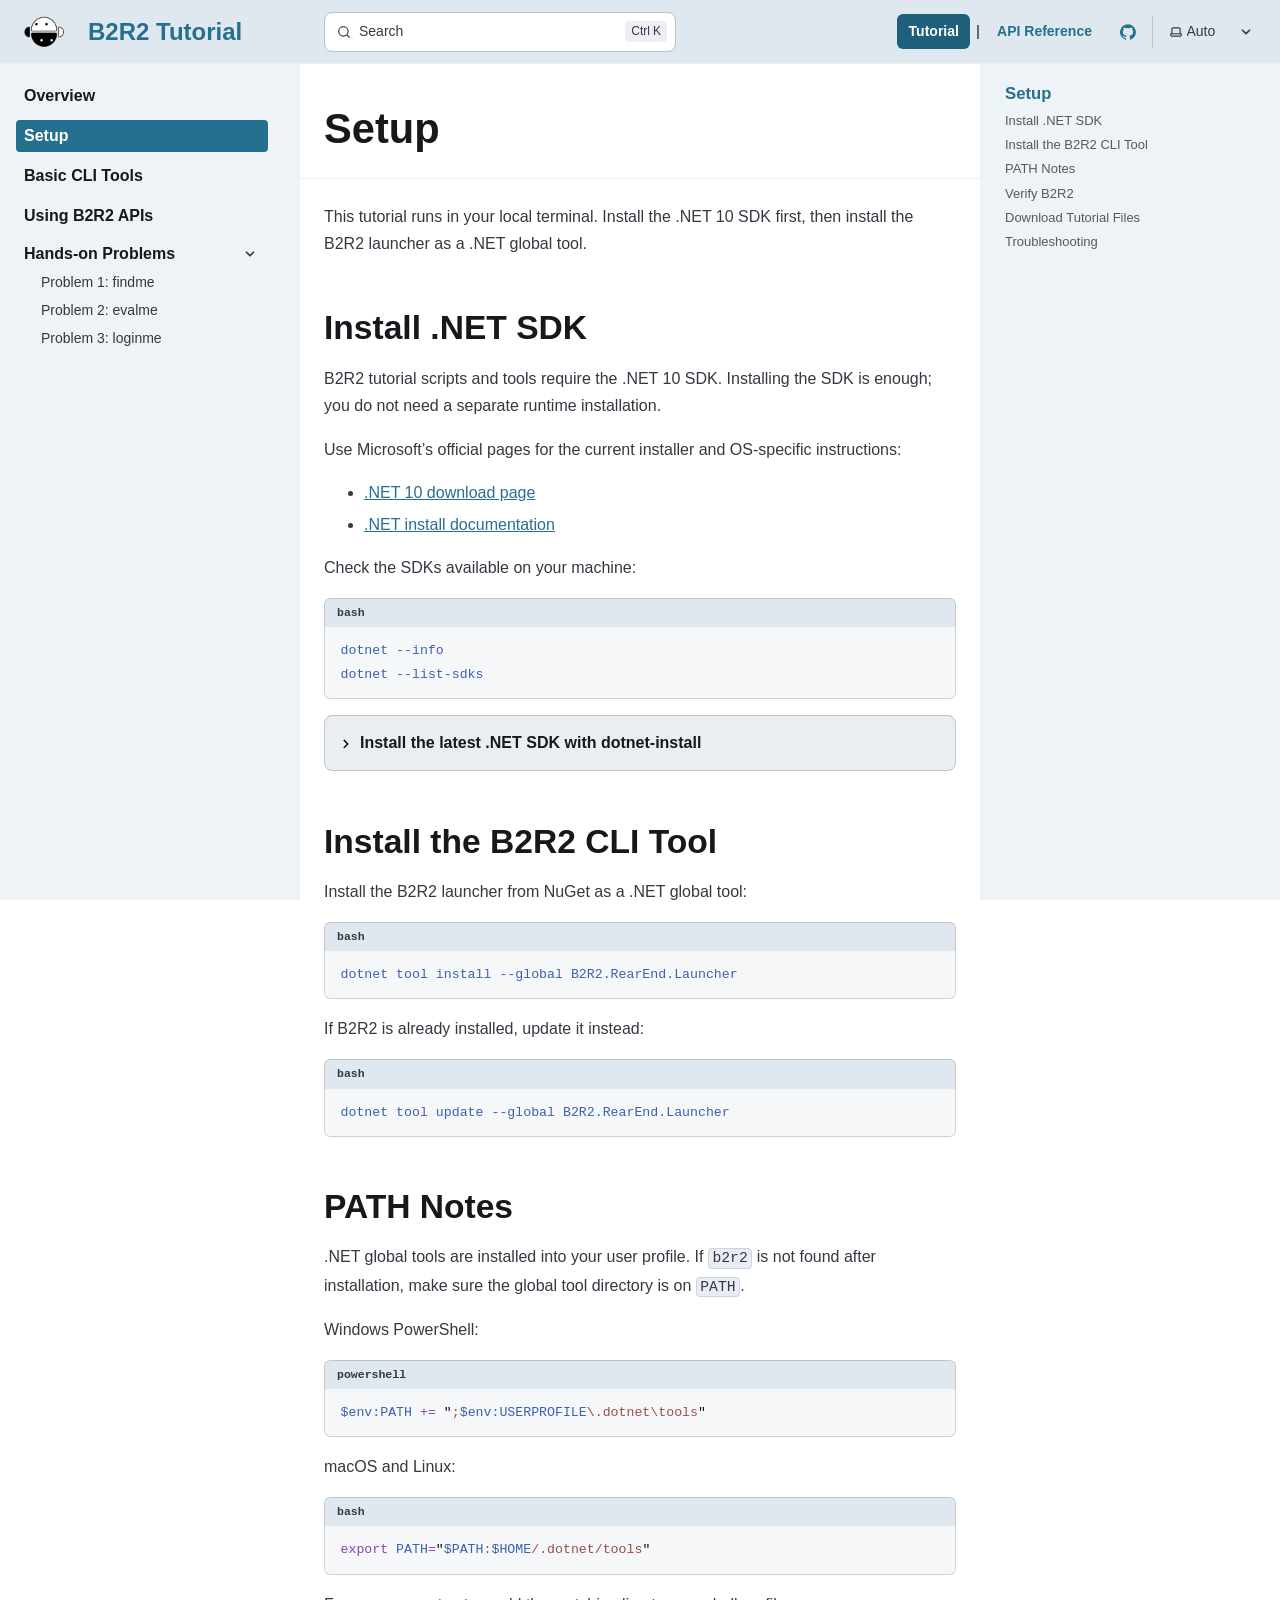
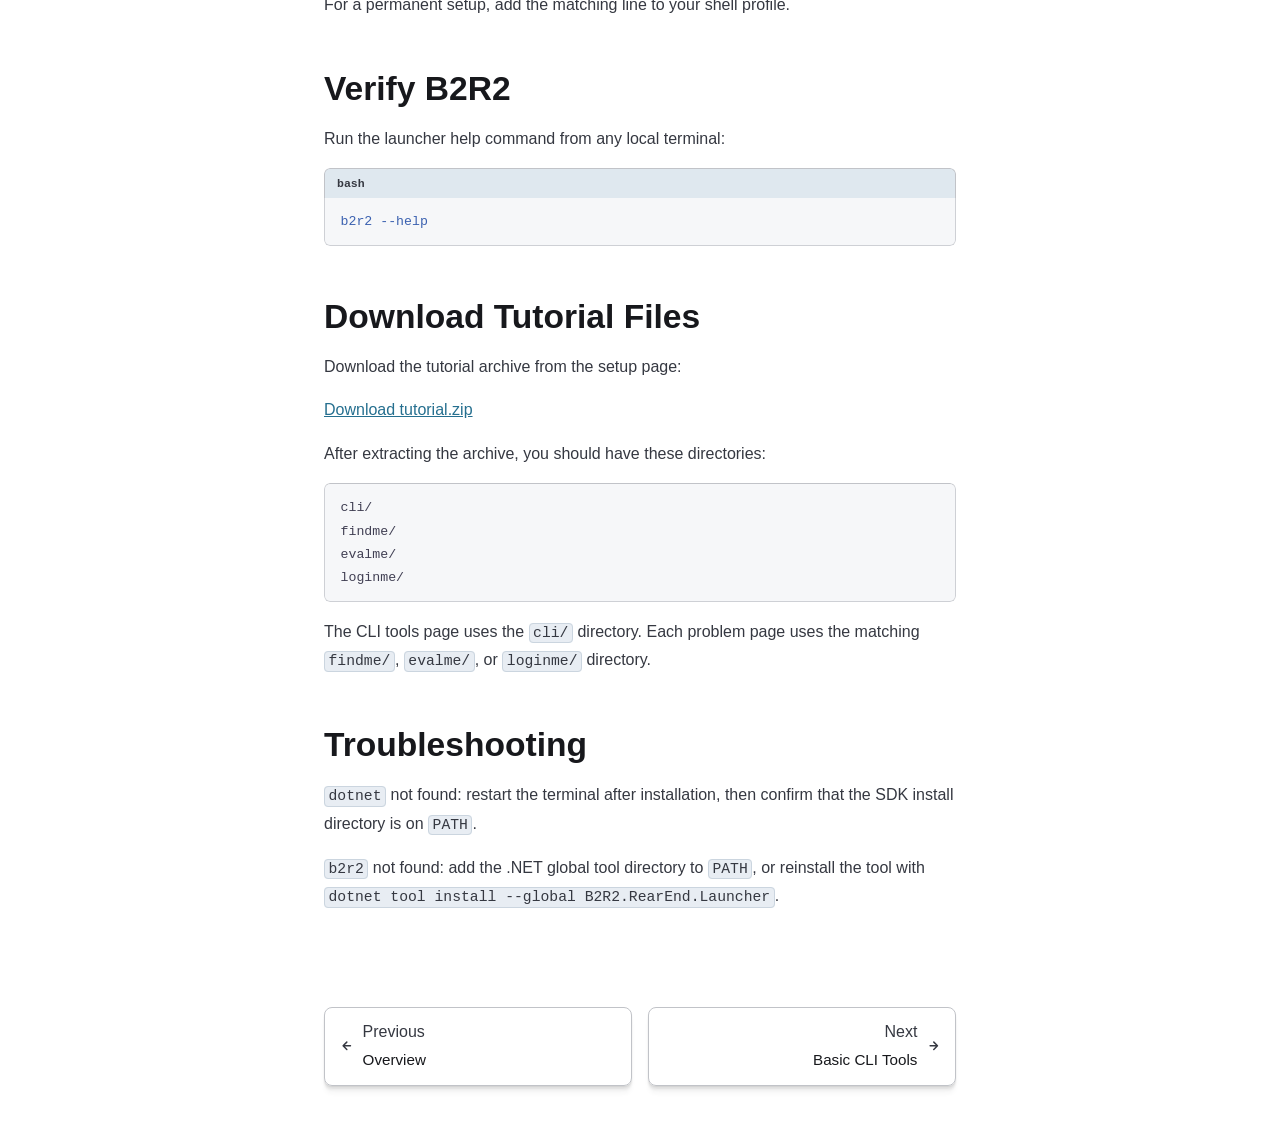
<file: tutorial-icst2026/setup/index.html>
<!DOCTYPE html><html lang="en" dir="ltr" data-theme="dark" data-has-toc data-has-sidebar class="astro-bguv2lll"> <head><meta charset="utf-8"/><meta name="viewport" content="width=device-width, initial-scale=1"/><title>Setup | B2R2 Tutorial</title><link rel="canonical" href="https://b2r2.org/tutorial-icst2026/setup/"/><link rel="sitemap" href="/tutorial-icst2026/sitemap-index.xml"/><script>
            (() => {
              let ticking = false;
              let tocObserver;
              let suppressTocMutation = false;
              let tocStepTimer;

              const getToc = () => document.querySelector('.right-sidebar-panel starlight-toc');

              const syncTocTitle = (toc) => {
                const pageTitle = document.getElementById('_top')?.textContent?.trim();
                const topLinkText = toc.querySelector('a[href="#_top"] span');
                if (pageTitle && topLinkText) {
                  topLinkText.textContent = pageTitle;
                }
              };

              const setCurrentTocLink = (links, nextCurrent) => {
                if (!nextCurrent) return;
                suppressTocMutation = true;
                links.forEach((link) => {
                  if (link === nextCurrent) {
                    if (link.getAttribute('aria-current') !== 'true') {
                      link.setAttribute('aria-current', 'true');
                    }
                  } else if (link.hasAttribute('aria-current')) {
                    link.removeAttribute('aria-current');
                  }
                });
                requestAnimationFrame(() => {
                  suppressTocMutation = false;
                });
              };

              const getLinkTarget = (link) => {
                const href = link.getAttribute('href');
                if (!href || !href.startsWith('#')) return null;

                try {
                  return document.getElementById(decodeURIComponent(href.slice(1)));
                } catch {
                  return document.getElementById(href.slice(1));
                }
              };

              const findCurrentSectionLink = (topLink, sectionLinks) => {
                let current = topLink;
                const activationLine = Math.min(160, window.innerHeight * 0.28);

                for (const link of sectionLinks) {
                  const target = getLinkTarget(link);
                  if (!target) continue;
                  if (target.getBoundingClientRect().top <= activationLine) {
                    current = link;
                  } else {
                    break;
                  }
                }

                return current;
              };

              const keepTocProgressSequential = (orderedLinks, desiredLink) => {
                if (!desiredLink) return { link: desiredLink, stepped: false };

                const currentLink = orderedLinks.find((link) => link.getAttribute('aria-current') === 'true');
                if (!currentLink) return { link: desiredLink, stepped: false };

                const currentIndex = orderedLinks.indexOf(currentLink);
                const desiredIndex = orderedLinks.indexOf(desiredLink);
                if (currentIndex === -1 || desiredIndex === -1) return { link: desiredLink, stepped: false };

                const distance = desiredIndex - currentIndex;
                if (Math.abs(distance) <= 1) return { link: desiredLink, stepped: false };

                return {
                  link: orderedLinks[currentIndex + Math.sign(distance)],
                  stepped: true
                };
              };

              const normalizeTocCurrent = () => {
                ticking = false;

                const doc = document.documentElement;
                const nearPageTop = window.scrollY <= 8;
                const nearPageEnd = window.scrollY + window.innerHeight >= doc.scrollHeight - 8;

                const toc = getToc();
                if (!toc) return;
                observeToc();

                syncTocTitle(toc);

                const links = Array.from(toc.querySelectorAll('a[href^="#"]'));
                if (links.length === 0) return;

                const visibleLinks = links.filter((link) => link.offsetParent !== null);
                const topLink = links.find((link) => link.getAttribute('href') === '#_top');
                const sectionLinks = visibleLinks.filter((link) => link.getAttribute('href') !== '#_top');

                const orderedLinks = topLink ? [topLink, ...sectionLinks] : sectionLinks;

                let nextCurrent = findCurrentSectionLink(topLink, sectionLinks);
                if (nearPageTop) {
                  nextCurrent = topLink;
                } else if (nearPageEnd) {
                  nextCurrent = sectionLinks[sectionLinks.length - 1];
                }

                const sequentialCurrent = keepTocProgressSequential(orderedLinks, nextCurrent);
                setCurrentTocLink(links, sequentialCurrent.link);

                if (sequentialCurrent.stepped) {
                  window.clearTimeout(tocStepTimer);
                  tocStepTimer = window.setTimeout(scheduleTocUpdate, 120);
                }
              };

              const scheduleTocUpdate = () => {
                if (ticking) return;
                ticking = true;
                requestAnimationFrame(normalizeTocCurrent);
              };

              const observeToc = () => {
                const toc = getToc();
                if (!toc || tocObserver) return;

                tocObserver = new MutationObserver(() => {
                  if (!suppressTocMutation) {
                    scheduleTocUpdate();
                  }
                });
                tocObserver.observe(toc, {
                  attributes: true,
                  attributeFilter: ['aria-current'],
                  subtree: true
                });
              };

              window.addEventListener('scroll', scheduleTocUpdate, { passive: true });
              window.addEventListener('resize', scheduleTocUpdate);
              window.addEventListener('load', () => {
                observeToc();
                scheduleTocUpdate();
              });
              document.addEventListener('DOMContentLoaded', () => {
                observeToc();
                scheduleTocUpdate();
              });
            })();
          </script><link rel="shortcut icon" href="/tutorial-icst2026/favicon.svg" type="image/svg+xml"/><meta name="generator" content="Astro v6.3.3"/><meta name="generator" content="Starlight v0.39.2"/><meta property="og:title" content="Setup"/><meta property="og:type" content="article"/><meta property="og:url" content="https://b2r2.org/tutorial-icst2026/setup/"/><meta property="og:locale" content="en"/><meta property="og:description" content="Install .NET and the B2R2 command-line tools."/><meta property="og:site_name" content="B2R2 Tutorial"/><meta name="twitter:card" content="summary_large_image"/><meta name="description" content="Install .NET and the B2R2 command-line tools."/><script>
	window.StarlightThemeProvider = (() => {
		const storedTheme =
			typeof localStorage !== 'undefined' && localStorage.getItem('starlight-theme');
		const theme =
			storedTheme ||
			(window.matchMedia('(prefers-color-scheme: light)').matches ? 'light' : 'dark');
		document.documentElement.dataset.theme = theme === 'light' ? 'light' : 'dark';
		return {
			updatePickers(theme = storedTheme || 'auto') {
				document.querySelectorAll('starlight-theme-select').forEach((picker) => {
					const select = picker.querySelector('select');
					if (select) select.value = theme;
					/** @type {HTMLTemplateElement | null} */
					const tmpl = document.querySelector(`#theme-icons`);
					const newIcon = tmpl && tmpl.content.querySelector('.' + theme);
					if (newIcon) {
						const oldIcon = picker.querySelector('svg.label-icon');
						if (oldIcon) {
							oldIcon.replaceChildren(...newIcon.cloneNode(true).childNodes);
						}
					}
				});
			},
		};
	})();
</script><template id="theme-icons"><svg aria-hidden="true" class="light astro-c6vsoqas" width="16" height="16" viewBox="0 0 24 24" fill="currentColor" style="--sl-icon-size: 1em;"><path d="M5 12a1 1 0 0 0-1-1H3a1 1 0 0 0 0 2h1a1 1 0 0 0 1-1Zm.64 5-.71.71a1 1 0 0 0 0 1.41 1 1 0 0 0 1.41 0l.71-.71A1 1 0 0 0 5.64 17ZM12 5a1 1 0 0 0 1-1V3a1 1 0 0 0-2 0v1a1 1 0 0 0 1 1Zm5.66 2.34a1 1 0 0 0 .7-.29l.71-.71a1 1 0 1 0-1.41-1.41l-.66.71a1 1 0 0 0 0 1.41 1 1 0 0 0 .66.29Zm-12-.29a1 1 0 0 0 1.41 0 1 1 0 0 0 0-1.41l-.71-.71a1.004 1.004 0 1 0-1.43 1.41l.73.71ZM21 11h-1a1 1 0 0 0 0 2h1a1 1 0 0 0 0-2Zm-2.64 6A1 1 0 0 0 17 18.36l.71.71a1 1 0 0 0 1.41 0 1 1 0 0 0 0-1.41l-.76-.66ZM12 6.5a5.5 5.5 0 1 0 5.5 5.5A5.51 5.51 0 0 0 12 6.5Zm0 9a3.5 3.5 0 1 1 0-7 3.5 3.5 0 0 1 0 7Zm0 3.5a1 1 0 0 0-1 1v1a1 1 0 0 0 2 0v-1a1 1 0 0 0-1-1Z"/></svg><svg aria-hidden="true" class="dark astro-c6vsoqas" width="16" height="16" viewBox="0 0 24 24" fill="currentColor" style="--sl-icon-size: 1em;"><path d="M21.64 13a1 1 0 0 0-1.05-.14 8.049 8.049 0 0 1-3.37.73 8.15 8.15 0 0 1-8.14-8.1 8.59 8.59 0 0 1 .25-2A1 1 0 0 0 8 2.36a10.14 10.14 0 1 0 14 11.69 1 1 0 0 0-.36-1.05Zm-9.5 6.69A8.14 8.14 0 0 1 7.08 5.22v.27a10.15 10.15 0 0 0 10.14 10.14 9.784 9.784 0 0 0 2.1-.22 8.11 8.11 0 0 1-7.18 4.32v-.04Z"/></svg><svg aria-hidden="true" class="auto astro-c6vsoqas" width="16" height="16" viewBox="0 0 24 24" fill="currentColor" style="--sl-icon-size: 1em;"><path d="M21 14h-1V7a3 3 0 0 0-3-3H7a3 3 0 0 0-3 3v7H3a1 1 0 0 0-1 1v2a3 3 0 0 0 3 3h14a3 3 0 0 0 3-3v-2a1 1 0 0 0-1-1ZM6 7a1 1 0 0 1 1-1h10a1 1 0 0 1 1 1v7H6V7Zm14 10a1 1 0 0 1-1 1H5a1 1 0 0 1-1-1v-1h16v1Z"/></svg></template><link rel="stylesheet" href="/tutorial-icst2026/_astro/print.DNXP8c50.css" media="print"><link rel="stylesheet" href="/tutorial-icst2026/_astro/common.BatnFhkY.css"><script type="module" src="/tutorial-icst2026/_astro/page.B_tncCx8.js"></script></head> <body class="astro-bguv2lll"> <a href="#_top" class="astro-7q3lir66">Skip to content</a> <div class="page sl-flex astro-vrdttmbt"> <header class="header astro-vrdttmbt"><div class="header astro-3ef6ksr2"> <div class="title-wrapper sl-flex astro-3ef6ksr2"> <a href="/tutorial-icst2026/" class="site-title sl-flex astro-m46x6ez3">  <img class="astro-m46x6ez3" alt="B2R2 logo" src="/tutorial-icst2026/_astro/b2r2-240x240.DTaXsLfQ.png" width="240" height="240">  <span class="astro-m46x6ez3" translate="no"> B2R2 Tutorial </span> </a> </div> <div class="sl-flex print:hidden astro-3ef6ksr2"> <site-search class="astro-3ef6ksr2 astro-v37mnknz" data-translations="{&quot;placeholder&quot;:&quot;Search&quot;}"> <button data-open-modal disabled aria-label="Search" aria-keyshortcuts="Control+K" class="astro-v37mnknz"> <svg aria-hidden="true" class="astro-v37mnknz astro-c6vsoqas" width="16" height="16" viewBox="0 0 24 24" fill="currentColor" style="--sl-icon-size: 1em;"><path d="M21.71 20.29 18 16.61A9 9 0 1 0 16.61 18l3.68 3.68a.999.999 0 0 0 1.42 0 1 1 0 0 0 0-1.39ZM11 18a7 7 0 1 1 0-14 7 7 0 0 1 0 14Z"/></svg> <span class="sl-hidden md:sl-block astro-v37mnknz" aria-hidden="true">Search</span> <kbd class="sl-hidden md:sl-flex astro-v37mnknz" style="display: none;"> <kbd class="astro-v37mnknz">Ctrl</kbd><kbd class="astro-v37mnknz">K</kbd> </kbd> </button> <dialog style="padding:0" aria-label="Search" class="astro-v37mnknz"> <div class="dialog-frame sl-flex astro-v37mnknz">  <button data-close-modal class="sl-flex md:sl-hidden astro-v37mnknz"> Cancel </button> <div class="search-container astro-v37mnknz"> <div id="starlight__search" class="astro-v37mnknz"></div> </div> </div> </dialog> </site-search>  <script>
	(() => {
		const openBtn = document.querySelector('button[data-open-modal]');
		const shortcut = openBtn?.querySelector('kbd');
		if (!openBtn || !(shortcut instanceof HTMLElement)) return;
		const platformKey = shortcut.querySelector('kbd');
		if (platformKey && /(Mac|iPhone|iPod|iPad)/i.test(navigator.platform)) {
			platformKey.textContent = '⌘';
			openBtn.setAttribute('aria-keyshortcuts', 'Meta+K');
		}
		shortcut.style.display = '';
	})();
</script> <script type="module" src="/tutorial-icst2026/_astro/Search.astro_astro_type_script_index_0_lang.DRrH9zrU.js"></script>  </div> <div class="sl-hidden md:sl-flex print:hidden right-group astro-3ef6ksr2"> <nav class="section-switcher astro-3ef6ksr2" aria-label="Documentation sections"> <a href="/tutorial-icst2026/" class="section-switcher__link active astro-3ef6ksr2" aria-current="location">
Tutorial
</a> <span class="section-switcher__separator astro-3ef6ksr2" aria-hidden="true">|</span> <a href="/tutorial-icst2026/api-reference/" class="section-switcher__link astro-3ef6ksr2">
API Reference
</a> </nav> <div class="sl-flex social-icons astro-3ef6ksr2"> <a href="https://github.com/B2R2-org/B2R2" rel="me" class="sl-flex astro-wy4te6ga"><span class="sr-only astro-wy4te6ga">B2R2 on GitHub</span><svg aria-hidden="true" class="astro-wy4te6ga astro-c6vsoqas" width="16" height="16" viewBox="0 0 24 24" fill="currentColor" style="--sl-icon-size: 1em;"><path d="M12 .3a12 12 0 0 0-3.8 23.38c.6.12.83-.26.83-.57L9 21.07c-3.34.72-4.04-1.61-4.04-1.61-.55-1.39-1.34-1.76-1.34-1.76-1.08-.74.09-.73.09-.73 1.2.09 1.83 1.24 1.83 1.24 1.08 1.83 2.81 1.3 3.5 1 .1-.78.42-1.31.76-1.61-2.67-.3-5.47-1.33-5.47-5.93 0-1.31.47-2.38 1.24-3.22-.14-.3-.54-1.52.1-3.18 0 0 1-.32 3.3 1.23a11.5 11.5 0 0 1 6 0c2.28-1.55 3.29-1.23 3.29-1.23.64 1.66.24 2.88.12 3.18a4.65 4.65 0 0 1 1.23 3.22c0 4.61-2.8 5.63-5.48 5.92.42.36.81 1.1.81 2.22l-.01 3.29c0 .31.2.69.82.57A12 12 0 0 0 12 .3Z"/></svg></a> </div> <starlight-theme-select>  <label style="--sl-select-width: 6.25em" class="astro-4yphtoen"> <span class="sr-only astro-4yphtoen">Select theme</span> <svg aria-hidden="true" class="icon label-icon astro-4yphtoen astro-c6vsoqas" width="16" height="16" viewBox="0 0 24 24" fill="currentColor" style="--sl-icon-size: 1em;"><path d="M21 14h-1V7a3 3 0 0 0-3-3H7a3 3 0 0 0-3 3v7H3a1 1 0 0 0-1 1v2a3 3 0 0 0 3 3h14a3 3 0 0 0 3-3v-2a1 1 0 0 0-1-1ZM6 7a1 1 0 0 1 1-1h10a1 1 0 0 1 1 1v7H6V7Zm14 10a1 1 0 0 1-1 1H5a1 1 0 0 1-1-1v-1h16v1Z"/></svg> <select autocomplete="off" class="astro-4yphtoen"> <option value="dark" class="astro-4yphtoen">Dark</option><option value="light" class="astro-4yphtoen">Light</option><option value="auto" selected class="astro-4yphtoen">Auto</option> </select> <svg aria-hidden="true" class="icon caret astro-4yphtoen astro-c6vsoqas" width="16" height="16" viewBox="0 0 24 24" fill="currentColor" style="--sl-icon-size: 1em;"><path d="M17 9.17a1 1 0 0 0-1.41 0L12 12.71 8.46 9.17a1 1 0 1 0-1.41 1.42l4.24 4.24a1.002 1.002 0 0 0 1.42 0L17 10.59a1.002 1.002 0 0 0 0-1.42Z"/></svg> </label> </starlight-theme-select>  <script>
	StarlightThemeProvider.updatePickers();
</script> <script type="module">const r="starlight-theme",o=e=>e==="auto"||e==="dark"||e==="light"?e:"auto",c=()=>o(typeof localStorage<"u"&&localStorage.getItem(r));function n(e){typeof localStorage<"u"&&localStorage.setItem(r,e==="light"||e==="dark"?e:"")}const l=()=>matchMedia("(prefers-color-scheme: light)").matches?"light":"dark";function t(e){StarlightThemeProvider.updatePickers(e),document.documentElement.dataset.theme=e==="auto"?l():e,n(e)}matchMedia("(prefers-color-scheme: light)").addEventListener("change",()=>{c()==="auto"&&t("auto")});class s extends HTMLElement{constructor(){super(),t(c()),this.querySelector("select")?.addEventListener("change",a=>{a.currentTarget instanceof HTMLSelectElement&&t(o(a.currentTarget.value))})}}customElements.define("starlight-theme-select",s);</script> <script type="module">class s extends HTMLElement{constructor(){super();const e=this.querySelector("select");e&&(e.addEventListener("change",t=>{t.currentTarget instanceof HTMLSelectElement&&(window.location.pathname=t.currentTarget.value)}),window.addEventListener("pageshow",t=>{if(!t.persisted)return;const n=e.querySelector("option[selected]")?.index;n!==e.selectedIndex&&(e.selectedIndex=n??0)}))}}customElements.define("starlight-lang-select",s);</script> </div> </div></header> <nav class="sidebar print:hidden astro-vrdttmbt" aria-label="Main"> <starlight-menu-button class="print:hidden astro-jif73yzw"> <button aria-expanded="false" aria-label="Menu" aria-controls="starlight__sidebar" class="sl-flex md:sl-hidden astro-jif73yzw"> <svg aria-hidden="true" class="open-menu astro-jif73yzw astro-c6vsoqas" width="16" height="16" viewBox="0 0 24 24" fill="currentColor" style="--sl-icon-size: 1em;"><path d="M3 8h18a1 1 0 1 0 0-2H3a1 1 0 0 0 0 2Zm18 8H3a1 1 0 0 0 0 2h18a1 1 0 0 0 0-2Zm0-5H3a1 1 0 0 0 0 2h18a1 1 0 0 0 0-2Z"/></svg> <svg aria-hidden="true" class="close-menu astro-jif73yzw astro-c6vsoqas" width="16" height="16" viewBox="0 0 24 24" fill="currentColor" style="--sl-icon-size: 1em;"><path d="m13.41 12 6.3-6.29a1.004 1.004 0 1 0-1.42-1.42L12 10.59l-6.29-6.3a1.004 1.004 0 0 0-1.42 1.42l6.3 6.29-6.3 6.29a1 1 0 0 0 0 1.42.998.998 0 0 0 1.42 0l6.29-6.3 6.29 6.3a.999.999 0 0 0 1.42 0 1 1 0 0 0 0-1.42L13.41 12Z"/></svg> </button> </starlight-menu-button> <script type="module">class s extends HTMLElement{constructor(){super(),this.btn=this.querySelector("button"),this.btn.addEventListener("click",()=>this.toggleExpanded());const t=this.closest("nav");t&&t.addEventListener("keyup",e=>this.closeOnEscape(e))}setExpanded(t){this.setAttribute("aria-expanded",String(t)),document.body.toggleAttribute("data-mobile-menu-expanded",t)}toggleExpanded(){this.setExpanded(this.getAttribute("aria-expanded")!=="true")}closeOnEscape(t){t.code==="Escape"&&(this.setExpanded(!1),this.btn.focus())}}customElements.define("starlight-menu-button",s);</script>  <div id="starlight__sidebar" class="sidebar-pane astro-vrdttmbt"> <div class="sidebar-content sl-flex astro-vrdttmbt"> <sl-sidebar-state-persist data-hash="15bhkya" class="astro-kku4brbg"> <script aria-hidden="true">
		(() => {
			try {
				if (!matchMedia('(min-width: 50em)').matches) return;
				/** @type {HTMLElement | null} */
				const target = document.querySelector('sl-sidebar-state-persist');
				const state = JSON.parse(sessionStorage.getItem('sl-sidebar-state') || '0');
				if (!target || !state || target.dataset.hash !== state.hash) return;
				window._starlightScrollRestore = state.scroll;
				customElements.define(
					'sl-sidebar-restore',
					class SidebarRestore extends HTMLElement {
						connectedCallback() {
							try {
								const idx = parseInt(this.dataset.index || '');
								const details = this.closest('details');
								if (details && typeof state.open[idx] === 'boolean') details.open = state.open[idx];
							} catch {}
						}
					}
				);
			} catch {}
		})();
	</script>  <ul class="top-level astro-3ii7xxms"> <li class="astro-3ii7xxms"> <a href="/tutorial-icst2026/" class="large astro-3ii7xxms"> <span class="astro-3ii7xxms">Overview</span>  </a> </li><li class="astro-3ii7xxms"> <a href="/tutorial-icst2026/setup/" aria-current="page" class="large astro-3ii7xxms"> <span class="astro-3ii7xxms">Setup</span>  </a> </li><li class="astro-3ii7xxms"> <a href="/tutorial-icst2026/cli-tools/" class="large astro-3ii7xxms"> <span class="astro-3ii7xxms">Basic CLI Tools</span>  </a> </li><li class="astro-3ii7xxms"> <a href="/tutorial-icst2026/api-scripting/" class="large astro-3ii7xxms"> <span class="astro-3ii7xxms">Using B2R2 APIs</span>  </a> </li><li class="astro-3ii7xxms"> <details open class="astro-3ii7xxms"> <summary class="astro-3ii7xxms"> <span class="group-label astro-3ii7xxms"> <span class="large astro-3ii7xxms">Hands-on Problems</span>  </span> <svg aria-hidden="true" class="caret astro-3ii7xxms astro-c6vsoqas" width="16" height="16" viewBox="0 0 24 24" fill="currentColor" style="--sl-icon-size: 1.25rem;"><path d="m14.83 11.29-4.24-4.24a1 1 0 1 0-1.42 1.41L12.71 12l-3.54 3.54a1 1 0 0 0 0 1.41 1 1 0 0 0 .71.29 1 1 0 0 0 .71-.29l4.24-4.24a1.002 1.002 0 0 0 0-1.42Z"/></svg> </summary> <sl-sidebar-restore data-index="0"></sl-sidebar-restore> <ul class="astro-3ii7xxms"> <li class="astro-3ii7xxms"> <a href="/tutorial-icst2026/problems/findme/" class="astro-3ii7xxms"> <span class="astro-3ii7xxms">Problem 1: findme</span>  </a> </li><li class="astro-3ii7xxms"> <a href="/tutorial-icst2026/problems/evalme/" class="astro-3ii7xxms"> <span class="astro-3ii7xxms">Problem 2: evalme</span>  </a> </li><li class="astro-3ii7xxms"> <a href="/tutorial-icst2026/problems/loginme/" class="astro-3ii7xxms"> <span class="astro-3ii7xxms">Problem 3: loginme</span>  </a> </li> </ul> </details> </li> </ul>  <script aria-hidden="true">
		(() => {
			const scroller = document.getElementById('starlight__sidebar');
			if (!window._starlightScrollRestore || !scroller) return;
			scroller.scrollTop = window._starlightScrollRestore;
			delete window._starlightScrollRestore;
		})();
	</script> </sl-sidebar-state-persist> <div class="md:sl-hidden"> <div class="mobile-preferences sl-flex astro-wu23bvmt"> <div class="social-icons astro-wu23bvmt"> <a href="https://github.com/B2R2-org/B2R2" rel="me" class="sl-flex astro-wy4te6ga"><span class="sr-only astro-wy4te6ga">B2R2 on GitHub</span><svg aria-hidden="true" class="astro-wy4te6ga astro-c6vsoqas" width="16" height="16" viewBox="0 0 24 24" fill="currentColor" style="--sl-icon-size: 1em;"><path d="M12 .3a12 12 0 0 0-3.8 23.38c.6.12.83-.26.83-.57L9 21.07c-3.34.72-4.04-1.61-4.04-1.61-.55-1.39-1.34-1.76-1.34-1.76-1.08-.74.09-.73.09-.73 1.2.09 1.83 1.24 1.83 1.24 1.08 1.83 2.81 1.3 3.5 1 .1-.78.42-1.31.76-1.61-2.67-.3-5.47-1.33-5.47-5.93 0-1.31.47-2.38 1.24-3.22-.14-.3-.54-1.52.1-3.18 0 0 1-.32 3.3 1.23a11.5 11.5 0 0 1 6 0c2.28-1.55 3.29-1.23 3.29-1.23.64 1.66.24 2.88.12 3.18a4.65 4.65 0 0 1 1.23 3.22c0 4.61-2.8 5.63-5.48 5.92.42.36.81 1.1.81 2.22l-.01 3.29c0 .31.2.69.82.57A12 12 0 0 0 12 .3Z"/></svg></a> </div> <starlight-theme-select>  <label style="--sl-select-width: 6.25em" class="astro-4yphtoen"> <span class="sr-only astro-4yphtoen">Select theme</span> <svg aria-hidden="true" class="icon label-icon astro-4yphtoen astro-c6vsoqas" width="16" height="16" viewBox="0 0 24 24" fill="currentColor" style="--sl-icon-size: 1em;"><path d="M21 14h-1V7a3 3 0 0 0-3-3H7a3 3 0 0 0-3 3v7H3a1 1 0 0 0-1 1v2a3 3 0 0 0 3 3h14a3 3 0 0 0 3-3v-2a1 1 0 0 0-1-1ZM6 7a1 1 0 0 1 1-1h10a1 1 0 0 1 1 1v7H6V7Zm14 10a1 1 0 0 1-1 1H5a1 1 0 0 1-1-1v-1h16v1Z"/></svg> <select autocomplete="off" class="astro-4yphtoen"> <option value="dark" class="astro-4yphtoen">Dark</option><option value="light" class="astro-4yphtoen">Light</option><option value="auto" selected class="astro-4yphtoen">Auto</option> </select> <svg aria-hidden="true" class="icon caret astro-4yphtoen astro-c6vsoqas" width="16" height="16" viewBox="0 0 24 24" fill="currentColor" style="--sl-icon-size: 1em;"><path d="M17 9.17a1 1 0 0 0-1.41 0L12 12.71 8.46 9.17a1 1 0 1 0-1.41 1.42l4.24 4.24a1.002 1.002 0 0 0 1.42 0L17 10.59a1.002 1.002 0 0 0 0-1.42Z"/></svg> </label> </starlight-theme-select>  <script>
	StarlightThemeProvider.updatePickers();
</script>   </div> </div> </div> </div> </nav> <div class="main-frame astro-vrdttmbt">  <script type="module">const a=document.getElementById("starlight__sidebar"),n=a?.querySelector("sl-sidebar-state-persist"),o="sl-sidebar-state",i=()=>{let t=[];const e=n?.dataset.hash||"";try{const s=sessionStorage.getItem(o),r=JSON.parse(s||"{}");Array.isArray(r.open)&&r.hash===e&&(t=r.open)}catch{}return{hash:e,open:t,scroll:a?.scrollTop||0}},c=t=>{try{sessionStorage.setItem(o,JSON.stringify(t))}catch{}},d=()=>c(i()),l=(t,e)=>{const s=i();s.open[e]=t,c(s)};n?.addEventListener("click",t=>{if(!(t.target instanceof Element))return;const e=t.target.closest("summary")?.closest("details");if(!e)return;const s=e.querySelector("sl-sidebar-restore"),r=parseInt(s?.dataset.index||"");isNaN(r)||l(!e.open,r)});addEventListener("visibilitychange",()=>{document.visibilityState==="hidden"&&d()});addEventListener("pageHide",d);</script> <div class="lg:sl-flex astro-67yu43on"> <aside class="right-sidebar-container print:hidden astro-67yu43on"> <div class="right-sidebar astro-67yu43on"> <div class="lg:sl-hidden astro-pb3aqygn"><mobile-starlight-toc data-min-h="2" data-max-h="3" class="astro-doynk5tl"><nav aria-labelledby="starlight__on-this-page--mobile" class="astro-doynk5tl"><details id="starlight__mobile-toc" class="astro-doynk5tl"><summary id="starlight__on-this-page--mobile" class="sl-flex astro-doynk5tl"><span class="toggle sl-flex astro-doynk5tl">On this page<svg aria-hidden="true" class="caret astro-doynk5tl astro-c6vsoqas" width="16" height="16" viewBox="0 0 24 24" fill="currentColor" style="--sl-icon-size: 1rem;"><path d="m14.83 11.29-4.24-4.24a1 1 0 1 0-1.42 1.41L12.71 12l-3.54 3.54a1 1 0 0 0 0 1.41 1 1 0 0 0 .71.29 1 1 0 0 0 .71-.29l4.24-4.24a1.002 1.002 0 0 0 0-1.42Z"/></svg></span><span class="display-current astro-doynk5tl"></span></summary><div class="dropdown astro-doynk5tl"><ul class="isMobile astro-gnoq344e" style="--depth: 0;"> <li class="astro-gnoq344e" style="--depth: 0;"> <a href="#_top" class="astro-gnoq344e" style="--depth: 0;"> <span class="astro-gnoq344e" style="--depth: 0;">Overview</span> </a>  </li><li class="astro-gnoq344e" style="--depth: 0;"> <a href="#install-net-sdk" class="astro-gnoq344e" style="--depth: 0;"> <span class="astro-gnoq344e" style="--depth: 0;">Install .NET SDK</span> </a>  </li><li class="astro-gnoq344e" style="--depth: 0;"> <a href="#install-the-b2r2-cli-tool" class="astro-gnoq344e" style="--depth: 0;"> <span class="astro-gnoq344e" style="--depth: 0;">Install the B2R2 CLI Tool</span> </a>  </li><li class="astro-gnoq344e" style="--depth: 0;"> <a href="#path-notes" class="astro-gnoq344e" style="--depth: 0;"> <span class="astro-gnoq344e" style="--depth: 0;">PATH Notes</span> </a>  </li><li class="astro-gnoq344e" style="--depth: 0;"> <a href="#verify-b2r2" class="astro-gnoq344e" style="--depth: 0;"> <span class="astro-gnoq344e" style="--depth: 0;">Verify B2R2</span> </a>  </li><li class="astro-gnoq344e" style="--depth: 0;"> <a href="#download-tutorial-files" class="astro-gnoq344e" style="--depth: 0;"> <span class="astro-gnoq344e" style="--depth: 0;">Download Tutorial Files</span> </a>  </li><li class="astro-gnoq344e" style="--depth: 0;"> <a href="#troubleshooting" class="astro-gnoq344e" style="--depth: 0;"> <span class="astro-gnoq344e" style="--depth: 0;">Troubleshooting</span> </a>  </li> </ul></div></details></nav></mobile-starlight-toc><script type="module" src="/tutorial-icst2026/_astro/MobileTableOfContents.astro_astro_type_script_index_0_lang.hwBsy0Mo.js"></script></div><div class="right-sidebar-panel sl-hidden lg:sl-block astro-pb3aqygn"><div class="sl-container astro-pb3aqygn"><starlight-toc data-min-h="2" data-max-h="3"><nav aria-labelledby="starlight__on-this-page"><h2 id="starlight__on-this-page">On this page</h2><ul class="astro-gnoq344e" style="--depth: 0;"> <li class="astro-gnoq344e" style="--depth: 0;"> <a href="#_top" class="astro-gnoq344e" style="--depth: 0;"> <span class="astro-gnoq344e" style="--depth: 0;">Overview</span> </a>  </li><li class="astro-gnoq344e" style="--depth: 0;"> <a href="#install-net-sdk" class="astro-gnoq344e" style="--depth: 0;"> <span class="astro-gnoq344e" style="--depth: 0;">Install .NET SDK</span> </a>  </li><li class="astro-gnoq344e" style="--depth: 0;"> <a href="#install-the-b2r2-cli-tool" class="astro-gnoq344e" style="--depth: 0;"> <span class="astro-gnoq344e" style="--depth: 0;">Install the B2R2 CLI Tool</span> </a>  </li><li class="astro-gnoq344e" style="--depth: 0;"> <a href="#path-notes" class="astro-gnoq344e" style="--depth: 0;"> <span class="astro-gnoq344e" style="--depth: 0;">PATH Notes</span> </a>  </li><li class="astro-gnoq344e" style="--depth: 0;"> <a href="#verify-b2r2" class="astro-gnoq344e" style="--depth: 0;"> <span class="astro-gnoq344e" style="--depth: 0;">Verify B2R2</span> </a>  </li><li class="astro-gnoq344e" style="--depth: 0;"> <a href="#download-tutorial-files" class="astro-gnoq344e" style="--depth: 0;"> <span class="astro-gnoq344e" style="--depth: 0;">Download Tutorial Files</span> </a>  </li><li class="astro-gnoq344e" style="--depth: 0;"> <a href="#troubleshooting" class="astro-gnoq344e" style="--depth: 0;"> <span class="astro-gnoq344e" style="--depth: 0;">Troubleshooting</span> </a>  </li> </ul></nav></starlight-toc><script type="module" src="/tutorial-icst2026/_astro/TableOfContents.astro_astro_type_script_index_0_lang.FuRcXuRY.js"></script></div></div> </div> </aside> <div class="main-pane astro-67yu43on">  <main data-pagefind-body class="astro-bguv2lll" lang="en" dir="ltr">    <div class="content-panel astro-7nkwcw3z"> <div class="sl-container astro-7nkwcw3z"> <h1 id="_top" class="astro-j6tvhyss">Setup</h1> </div> </div> <div class="content-panel astro-7nkwcw3z"> <div class="sl-container astro-7nkwcw3z"> <div class="sl-markdown-content"> <p>This tutorial runs in your local terminal. Install the .NET 10 SDK first, then
install the B2R2 launcher as a .NET global tool.</p>
<div class="sl-heading-wrapper level-h2"><h2 id="install-net-sdk">Install .NET SDK</h2><a class="sl-anchor-link" href="#install-net-sdk"><span aria-hidden="true" class="sl-anchor-icon"><svg width="16" height="16" viewBox="0 0 24 24"><path fill="currentcolor" d="m12.11 15.39-3.88 3.88a2.52 2.52 0 0 1-3.5 0 2.47 2.47 0 0 1 0-3.5l3.88-3.88a1 1 0 0 0-1.42-1.42l-3.88 3.89a4.48 4.48 0 0 0 6.33 6.33l3.89-3.88a1 1 0 1 0-1.42-1.42Zm8.58-12.08a4.49 4.49 0 0 0-6.33 0l-3.89 3.88a1 1 0 0 0 1.42 1.42l3.88-3.88a2.52 2.52 0 0 1 3.5 0 2.47 2.47 0 0 1 0 3.5l-3.88 3.88a1 1 0 1 0 1.42 1.42l3.88-3.89a4.49 4.49 0 0 0 0-6.33ZM8.83 15.17a1 1 0 0 0 1.1.22 1 1 0 0 0 .32-.22l4.92-4.92a1 1 0 0 0-1.42-1.42l-4.92 4.92a1 1 0 0 0 0 1.42Z"></path></svg></span><span class="sr-only" data-pagefind-ignore="">Section titled “Install .NET SDK”</span></a></div>
<p>B2R2 tutorial scripts and tools require the .NET 10 SDK. Installing the SDK is
enough; you do not need a separate runtime installation.</p>
<p>Use Microsoft’s official pages for the current installer and OS-specific
instructions:</p>
<ul>
<li><a href="https://dotnet.microsoft.com/download/dotnet/10.0">.NET 10 download page</a></li>
<li><a href="https://learn.microsoft.com/dotnet/core/install/">.NET install documentation</a></li>
</ul>
<p>Check the SDKs available on your machine:</p>
<div class="expressive-code"><link rel="stylesheet" href="/tutorial-icst2026/_astro/ec.v4551.css"><script type="module" src="/tutorial-icst2026/_astro/ec.0vx5m.js"></script><figure class="frame is-terminal not-content"><figcaption class="header"><span class="title"></span><span class="sr-only">Terminal window</span></figcaption><pre data-language="bash"><code><div class="ec-line"><div class="code"><span style="--0:#82AAFF;--1:#3B61B0">dotnet</span><span style="--0:#D6DEEB;--1:#403F53"> </span><span style="--0:#82AAFF;--1:#3B61B0">--info</span></div></div><div class="ec-line"><div class="code"><span style="--0:#82AAFF;--1:#3B61B0">dotnet</span><span style="--0:#D6DEEB;--1:#403F53"> </span><span style="--0:#82AAFF;--1:#3B61B0">--list-sdks</span></div></div></code></pre><div class="copy"><div aria-live="polite"></div><button title="Copy to clipboard" data-copied="Copied!" data-code="dotnet --infodotnet --list-sdks"><div></div></button></div></figure></div>
<details id="install-the-latest-net-sdk-with-dotnet-install">
<summary>Install the latest .NET SDK with dotnet-install</summary>
<p>If your package manager provides an older SDK than the latest .NET 10 SDK, you
can install the latest SDK directly with Microsoft’s <code dir="auto">dotnet-install.sh</code> script:</p>
<div class="expressive-code"><figure class="frame is-terminal not-content"><figcaption class="header"><span class="title"></span><span class="sr-only">Terminal window</span></figcaption><pre data-language="bash"><code><div class="ec-line"><div class="code"><span style="--0:#82AAFF;--1:#3B61B0">curl</span><span style="--0:#D6DEEB;--1:#403F53"> </span><span style="--0:#82AAFF;--1:#3B61B0">-sSL</span><span style="--0:#D6DEEB;--1:#403F53"> </span><span style="--0:#ECC48D;--1:#3B61B0">https://dot.net/v1/dotnet-install.sh</span><span style="--0:#D6DEEB;--1:#403F53"> </span><span style="--0:#82AAFF;--1:#3B61B0">-o</span><span style="--0:#D6DEEB;--1:#403F53"> </span><span style="--0:#ECC48D;--1:#3B61B0">dotnet-install.sh</span></div></div><div class="ec-line"><div class="code"><span style="--0:#82AAFF;--1:#3B61B0">bash</span><span style="--0:#D6DEEB;--1:#403F53"> </span><span style="--0:#ECC48D;--1:#3B61B0">dotnet-install.sh</span><span style="--0:#D6DEEB;--1:#403F53"> </span><span style="--0:#82AAFF;--1:#3B61B0">--channel</span><span style="--0:#D6DEEB;--1:#403F53"> </span><span style="--0:#F78C6C;--1:#AA0982">10.0</span><span style="--0:#D6DEEB;--1:#403F53"> </span><span style="--0:#82AAFF;--1:#3B61B0">--quality</span><span style="--0:#D6DEEB;--1:#403F53"> </span><span style="--0:#ECC48D;--1:#3B61B0">GA</span></div></div></code></pre><div class="copy"><div aria-live="polite"></div><button title="Copy to clipboard" data-copied="Copied!" data-code="curl -sSL https://dot.net/v1/dotnet-install.sh -o dotnet-install.shbash dotnet-install.sh --channel 10.0 --quality GA"><div></div></button></div></figure></div>
<p>The script installs <code dir="auto">dotnet</code> under <code dir="auto">$HOME/.dotnet</code>. Add both the SDK directory
and the .NET global tools directory to <code dir="auto">PATH</code>:</p>
<div class="expressive-code"><figure class="frame is-terminal not-content"><figcaption class="header"><span class="title"></span><span class="sr-only">Terminal window</span></figcaption><pre data-language="bash"><code><div class="ec-line"><div class="code"><span style="--0:#C792EA;--1:#8844AE">export</span><span style="--0:#D6DEEB;--1:#403F53"> </span><span style="--0:#C5E478;--1:#3B61B0">DOTNET_ROOT</span><span style="--0:#C792EA;--1:#8844AE">=</span><span style="--0:#D9F5DD;--1:#111111">"</span><span style="--0:#C5E478;--1:#3B61B0">$HOME</span><span style="--0:#ECC48D;--1:#984E4D">/.dotnet</span><span style="--0:#D9F5DD;--1:#111111">"</span></div></div><div class="ec-line"><div class="code"><span style="--0:#C792EA;--1:#8844AE">export</span><span style="--0:#D6DEEB;--1:#403F53"> </span><span style="--0:#C5E478;--1:#3B61B0">PATH</span><span style="--0:#C792EA;--1:#8844AE">=</span><span style="--0:#D9F5DD;--1:#111111">"</span><span style="--0:#C5E478;--1:#3B61B0">$HOME</span><span style="--0:#ECC48D;--1:#984E4D">/.dotnet:</span><span style="--0:#C5E478;--1:#3B61B0">$HOME</span><span style="--0:#ECC48D;--1:#984E4D">/.dotnet/tools:</span><span style="--0:#C5E478;--1:#3B61B0">$PATH</span><span style="--0:#D9F5DD;--1:#111111">"</span></div></div></code></pre><div class="copy"><div aria-live="polite"></div><button title="Copy to clipboard" data-copied="Copied!" data-code="export DOTNET_ROOT=&#x22;$HOME/.dotnet&#x22;export PATH=&#x22;$HOME/.dotnet:$HOME/.dotnet/tools:$PATH&#x22;"><div></div></button></div></figure></div>
<p>Then verify the installed SDK:</p>
<div class="expressive-code"><figure class="frame is-terminal not-content"><figcaption class="header"><span class="title"></span><span class="sr-only">Terminal window</span></figcaption><pre data-language="bash"><code><div class="ec-line"><div class="code"><span style="--0:#82AAFF;--1:#3B61B0">dotnet</span><span style="--0:#D6DEEB;--1:#403F53"> </span><span style="--0:#82AAFF;--1:#3B61B0">--info</span></div></div><div class="ec-line"><div class="code"><span style="--0:#82AAFF;--1:#3B61B0">dotnet</span><span style="--0:#D6DEEB;--1:#403F53"> </span><span style="--0:#82AAFF;--1:#3B61B0">--list-sdks</span></div></div></code></pre><div class="copy"><div aria-live="polite"></div><button title="Copy to clipboard" data-copied="Copied!" data-code="dotnet --infodotnet --list-sdks"><div></div></button></div></figure></div>
</details>
<div class="sl-heading-wrapper level-h2"><h2 id="install-the-b2r2-cli-tool">Install the B2R2 CLI Tool</h2><a class="sl-anchor-link" href="#install-the-b2r2-cli-tool"><span aria-hidden="true" class="sl-anchor-icon"><svg width="16" height="16" viewBox="0 0 24 24"><path fill="currentcolor" d="m12.11 15.39-3.88 3.88a2.52 2.52 0 0 1-3.5 0 2.47 2.47 0 0 1 0-3.5l3.88-3.88a1 1 0 0 0-1.42-1.42l-3.88 3.89a4.48 4.48 0 0 0 6.33 6.33l3.89-3.88a1 1 0 1 0-1.42-1.42Zm8.58-12.08a4.49 4.49 0 0 0-6.33 0l-3.89 3.88a1 1 0 0 0 1.42 1.42l3.88-3.88a2.52 2.52 0 0 1 3.5 0 2.47 2.47 0 0 1 0 3.5l-3.88 3.88a1 1 0 1 0 1.42 1.42l3.88-3.89a4.49 4.49 0 0 0 0-6.33ZM8.83 15.17a1 1 0 0 0 1.1.22 1 1 0 0 0 .32-.22l4.92-4.92a1 1 0 0 0-1.42-1.42l-4.92 4.92a1 1 0 0 0 0 1.42Z"></path></svg></span><span class="sr-only" data-pagefind-ignore="">Section titled “Install the B2R2 CLI Tool”</span></a></div>
<p>Install the B2R2 launcher from NuGet as a .NET global tool:</p>
<div class="expressive-code"><figure class="frame is-terminal not-content"><figcaption class="header"><span class="title"></span><span class="sr-only">Terminal window</span></figcaption><pre data-language="bash"><code><div class="ec-line"><div class="code"><span style="--0:#82AAFF;--1:#3B61B0">dotnet</span><span style="--0:#D6DEEB;--1:#403F53"> </span><span style="--0:#ECC48D;--1:#3B61B0">tool</span><span style="--0:#D6DEEB;--1:#403F53"> </span><span style="--0:#ECC48D;--1:#3B61B0">install</span><span style="--0:#D6DEEB;--1:#403F53"> </span><span style="--0:#82AAFF;--1:#3B61B0">--global</span><span style="--0:#D6DEEB;--1:#403F53"> </span><span style="--0:#ECC48D;--1:#3B61B0">B2R2.RearEnd.Launcher</span></div></div></code></pre><div class="copy"><div aria-live="polite"></div><button title="Copy to clipboard" data-copied="Copied!" data-code="dotnet tool install --global B2R2.RearEnd.Launcher"><div></div></button></div></figure></div>
<p>If B2R2 is already installed, update it instead:</p>
<div class="expressive-code"><figure class="frame is-terminal not-content"><figcaption class="header"><span class="title"></span><span class="sr-only">Terminal window</span></figcaption><pre data-language="bash"><code><div class="ec-line"><div class="code"><span style="--0:#82AAFF;--1:#3B61B0">dotnet</span><span style="--0:#D6DEEB;--1:#403F53"> </span><span style="--0:#ECC48D;--1:#3B61B0">tool</span><span style="--0:#D6DEEB;--1:#403F53"> </span><span style="--0:#ECC48D;--1:#3B61B0">update</span><span style="--0:#D6DEEB;--1:#403F53"> </span><span style="--0:#82AAFF;--1:#3B61B0">--global</span><span style="--0:#D6DEEB;--1:#403F53"> </span><span style="--0:#ECC48D;--1:#3B61B0">B2R2.RearEnd.Launcher</span></div></div></code></pre><div class="copy"><div aria-live="polite"></div><button title="Copy to clipboard" data-copied="Copied!" data-code="dotnet tool update --global B2R2.RearEnd.Launcher"><div></div></button></div></figure></div>
<div class="sl-heading-wrapper level-h2"><h2 id="path-notes">PATH Notes</h2><a class="sl-anchor-link" href="#path-notes"><span aria-hidden="true" class="sl-anchor-icon"><svg width="16" height="16" viewBox="0 0 24 24"><path fill="currentcolor" d="m12.11 15.39-3.88 3.88a2.52 2.52 0 0 1-3.5 0 2.47 2.47 0 0 1 0-3.5l3.88-3.88a1 1 0 0 0-1.42-1.42l-3.88 3.89a4.48 4.48 0 0 0 6.33 6.33l3.89-3.88a1 1 0 1 0-1.42-1.42Zm8.58-12.08a4.49 4.49 0 0 0-6.33 0l-3.89 3.88a1 1 0 0 0 1.42 1.42l3.88-3.88a2.52 2.52 0 0 1 3.5 0 2.47 2.47 0 0 1 0 3.5l-3.88 3.88a1 1 0 1 0 1.42 1.42l3.88-3.89a4.49 4.49 0 0 0 0-6.33ZM8.83 15.17a1 1 0 0 0 1.1.22 1 1 0 0 0 .32-.22l4.92-4.92a1 1 0 0 0-1.42-1.42l-4.92 4.92a1 1 0 0 0 0 1.42Z"></path></svg></span><span class="sr-only" data-pagefind-ignore="">Section titled “PATH Notes”</span></a></div>
<p>.NET global tools are installed into your user profile. If <code dir="auto">b2r2</code> is not found
after installation, make sure the global tool directory is on <code dir="auto">PATH</code>.</p>
<p>Windows PowerShell:</p>
<div class="expressive-code"><figure class="frame is-terminal not-content"><figcaption class="header"><span class="title"></span><span class="sr-only">Terminal window</span></figcaption><pre data-language="powershell"><code><div class="ec-line"><div class="code"><span style="--0:#82AAFF;--1:#3B61B0">$env:PATH</span><span style="--0:#D6DEEB;--1:#403F53"> </span><span style="--0:#C792EA;--1:#8844AE">+=</span><span style="--0:#D6DEEB;--1:#403F53"> </span><span style="--0:#D9F5DD;--1:#111111">"</span><span style="--0:#ECC48D;--1:#984E4D">;</span><span style="--0:#82AAFF;--1:#3B61B0">$env:USERPROFILE</span><span style="--0:#ECC48D;--1:#984E4D">\.dotnet\tools</span><span style="--0:#D9F5DD;--1:#111111">"</span></div></div></code></pre><div class="copy"><div aria-live="polite"></div><button title="Copy to clipboard" data-copied="Copied!" data-code="$env:PATH += &#x22;;$env:USERPROFILE\.dotnet\tools&#x22;"><div></div></button></div></figure></div>
<p>macOS and Linux:</p>
<div class="expressive-code"><figure class="frame is-terminal not-content"><figcaption class="header"><span class="title"></span><span class="sr-only">Terminal window</span></figcaption><pre data-language="bash"><code><div class="ec-line"><div class="code"><span style="--0:#C792EA;--1:#8844AE">export</span><span style="--0:#D6DEEB;--1:#403F53"> </span><span style="--0:#C5E478;--1:#3B61B0">PATH</span><span style="--0:#C792EA;--1:#8844AE">=</span><span style="--0:#D9F5DD;--1:#111111">"</span><span style="--0:#C5E478;--1:#3B61B0">$PATH</span><span style="--0:#ECC48D;--1:#984E4D">:</span><span style="--0:#C5E478;--1:#3B61B0">$HOME</span><span style="--0:#ECC48D;--1:#984E4D">/.dotnet/tools</span><span style="--0:#D9F5DD;--1:#111111">"</span></div></div></code></pre><div class="copy"><div aria-live="polite"></div><button title="Copy to clipboard" data-copied="Copied!" data-code="export PATH=&#x22;$PATH:$HOME/.dotnet/tools&#x22;"><div></div></button></div></figure></div>
<p>For a permanent setup, add the matching line to your shell profile.</p>
<div class="sl-heading-wrapper level-h2"><h2 id="verify-b2r2">Verify B2R2</h2><a class="sl-anchor-link" href="#verify-b2r2"><span aria-hidden="true" class="sl-anchor-icon"><svg width="16" height="16" viewBox="0 0 24 24"><path fill="currentcolor" d="m12.11 15.39-3.88 3.88a2.52 2.52 0 0 1-3.5 0 2.47 2.47 0 0 1 0-3.5l3.88-3.88a1 1 0 0 0-1.42-1.42l-3.88 3.89a4.48 4.48 0 0 0 6.33 6.33l3.89-3.88a1 1 0 1 0-1.42-1.42Zm8.58-12.08a4.49 4.49 0 0 0-6.33 0l-3.89 3.88a1 1 0 0 0 1.42 1.42l3.88-3.88a2.52 2.52 0 0 1 3.5 0 2.47 2.47 0 0 1 0 3.5l-3.88 3.88a1 1 0 1 0 1.42 1.42l3.88-3.89a4.49 4.49 0 0 0 0-6.33ZM8.83 15.17a1 1 0 0 0 1.1.22 1 1 0 0 0 .32-.22l4.92-4.92a1 1 0 0 0-1.42-1.42l-4.92 4.92a1 1 0 0 0 0 1.42Z"></path></svg></span><span class="sr-only" data-pagefind-ignore="">Section titled “Verify B2R2”</span></a></div>
<p>Run the launcher help command from any local terminal:</p>
<div class="expressive-code"><figure class="frame is-terminal not-content"><figcaption class="header"><span class="title"></span><span class="sr-only">Terminal window</span></figcaption><pre data-language="bash"><code><div class="ec-line"><div class="code"><span style="--0:#82AAFF;--1:#3B61B0">b2r2</span><span style="--0:#D6DEEB;--1:#403F53"> </span><span style="--0:#82AAFF;--1:#3B61B0">--help</span></div></div></code></pre><div class="copy"><div aria-live="polite"></div><button title="Copy to clipboard" data-copied="Copied!" data-code="b2r2 --help"><div></div></button></div></figure></div>
<div class="sl-heading-wrapper level-h2"><h2 id="download-tutorial-files">Download Tutorial Files</h2><a class="sl-anchor-link" href="#download-tutorial-files"><span aria-hidden="true" class="sl-anchor-icon"><svg width="16" height="16" viewBox="0 0 24 24"><path fill="currentcolor" d="m12.11 15.39-3.88 3.88a2.52 2.52 0 0 1-3.5 0 2.47 2.47 0 0 1 0-3.5l3.88-3.88a1 1 0 0 0-1.42-1.42l-3.88 3.89a4.48 4.48 0 0 0 6.33 6.33l3.89-3.88a1 1 0 1 0-1.42-1.42Zm8.58-12.08a4.49 4.49 0 0 0-6.33 0l-3.89 3.88a1 1 0 0 0 1.42 1.42l3.88-3.88a2.52 2.52 0 0 1 3.5 0 2.47 2.47 0 0 1 0 3.5l-3.88 3.88a1 1 0 1 0 1.42 1.42l3.88-3.89a4.49 4.49 0 0 0 0-6.33ZM8.83 15.17a1 1 0 0 0 1.1.22 1 1 0 0 0 .32-.22l4.92-4.92a1 1 0 0 0-1.42-1.42l-4.92 4.92a1 1 0 0 0 0 1.42Z"></path></svg></span><span class="sr-only" data-pagefind-ignore="">Section titled “Download Tutorial Files”</span></a></div>
<p>Download the tutorial archive from the setup page:</p>
<p><a href="/tutorial-icst2026/files/tutorial.zip">Download tutorial.zip</a></p>
<p>After extracting the archive, you should have these directories:</p>
<div class="expressive-code"><figure class="frame not-content"><figcaption class="header"></figcaption><pre data-language="text"><code><div class="ec-line"><div class="code"><span style="--0:#d6deeb;--1:#403f53">cli/</span></div></div><div class="ec-line"><div class="code"><span style="--0:#d6deeb;--1:#403f53">findme/</span></div></div><div class="ec-line"><div class="code"><span style="--0:#d6deeb;--1:#403f53">evalme/</span></div></div><div class="ec-line"><div class="code"><span style="--0:#d6deeb;--1:#403f53">loginme/</span></div></div></code></pre><div class="copy"><div aria-live="polite"></div><button title="Copy to clipboard" data-copied="Copied!" data-code="cli/findme/evalme/loginme/"><div></div></button></div></figure></div>
<p>The CLI tools page uses the <code dir="auto">cli/</code> directory. Each problem page uses the
matching <code dir="auto">findme/</code>, <code dir="auto">evalme/</code>, or <code dir="auto">loginme/</code> directory.</p>
<div class="sl-heading-wrapper level-h2"><h2 id="troubleshooting">Troubleshooting</h2><a class="sl-anchor-link" href="#troubleshooting"><span aria-hidden="true" class="sl-anchor-icon"><svg width="16" height="16" viewBox="0 0 24 24"><path fill="currentcolor" d="m12.11 15.39-3.88 3.88a2.52 2.52 0 0 1-3.5 0 2.47 2.47 0 0 1 0-3.5l3.88-3.88a1 1 0 0 0-1.42-1.42l-3.88 3.89a4.48 4.48 0 0 0 6.33 6.33l3.89-3.88a1 1 0 1 0-1.42-1.42Zm8.58-12.08a4.49 4.49 0 0 0-6.33 0l-3.89 3.88a1 1 0 0 0 1.42 1.42l3.88-3.88a2.52 2.52 0 0 1 3.5 0 2.47 2.47 0 0 1 0 3.5l-3.88 3.88a1 1 0 1 0 1.42 1.42l3.88-3.89a4.49 4.49 0 0 0 0-6.33ZM8.83 15.17a1 1 0 0 0 1.1.22 1 1 0 0 0 .32-.22l4.92-4.92a1 1 0 0 0-1.42-1.42l-4.92 4.92a1 1 0 0 0 0 1.42Z"></path></svg></span><span class="sr-only" data-pagefind-ignore="">Section titled “Troubleshooting”</span></a></div>
<p><code dir="auto">dotnet</code> not found: restart the terminal after installation, then confirm that
the SDK install directory is on <code dir="auto">PATH</code>.</p>
<p><code dir="auto">b2r2</code> not found: add the .NET global tool directory to <code dir="auto">PATH</code>, or reinstall the
tool with <code dir="auto">dotnet tool install --global B2R2.RearEnd.Launcher</code>.</p> </div> <footer class="sl-flex astro-3yyafb3n"> <div class="meta sl-flex astro-3yyafb3n">   </div> <div class="pagination-links print:hidden astro-u2l5gyhi" dir="ltr"> <a href="/tutorial-icst2026/" rel="prev" class="astro-u2l5gyhi"> <svg aria-hidden="true" class="astro-u2l5gyhi astro-c6vsoqas" width="16" height="16" viewBox="0 0 24 24" fill="currentColor" style="--sl-icon-size: 1.5rem;"><path d="M17 11H9.41l3.3-3.29a1.004 1.004 0 1 0-1.42-1.42l-5 5a1 1 0 0 0-.21.33 1 1 0 0 0 0 .76 1 1 0 0 0 .21.33l5 5a1.002 1.002 0 0 0 1.639-.325 1 1 0 0 0-.219-1.095L9.41 13H17a1 1 0 0 0 0-2Z"/></svg> <span class="astro-u2l5gyhi"> Previous <br class="astro-u2l5gyhi"> <span class="link-title astro-u2l5gyhi">Overview</span> </span> </a> <a href="/tutorial-icst2026/cli-tools/" rel="next" class="astro-u2l5gyhi"> <svg aria-hidden="true" class="astro-u2l5gyhi astro-c6vsoqas" width="16" height="16" viewBox="0 0 24 24" fill="currentColor" style="--sl-icon-size: 1.5rem;"><path d="M17.92 11.62a1.001 1.001 0 0 0-.21-.33l-5-5a1.003 1.003 0 1 0-1.42 1.42l3.3 3.29H7a1 1 0 0 0 0 2h7.59l-3.3 3.29a1.002 1.002 0 0 0 .325 1.639 1 1 0 0 0 1.095-.219l5-5a1 1 0 0 0 .21-.33 1 1 0 0 0 0-.76Z"/></svg> <span class="astro-u2l5gyhi"> Next <br class="astro-u2l5gyhi"> <span class="link-title astro-u2l5gyhi">Basic CLI Tools</span> </span> </a> </div>  </footer> </div> </div>  </main> </div> </div> </div> </div> </body></html>
</file>
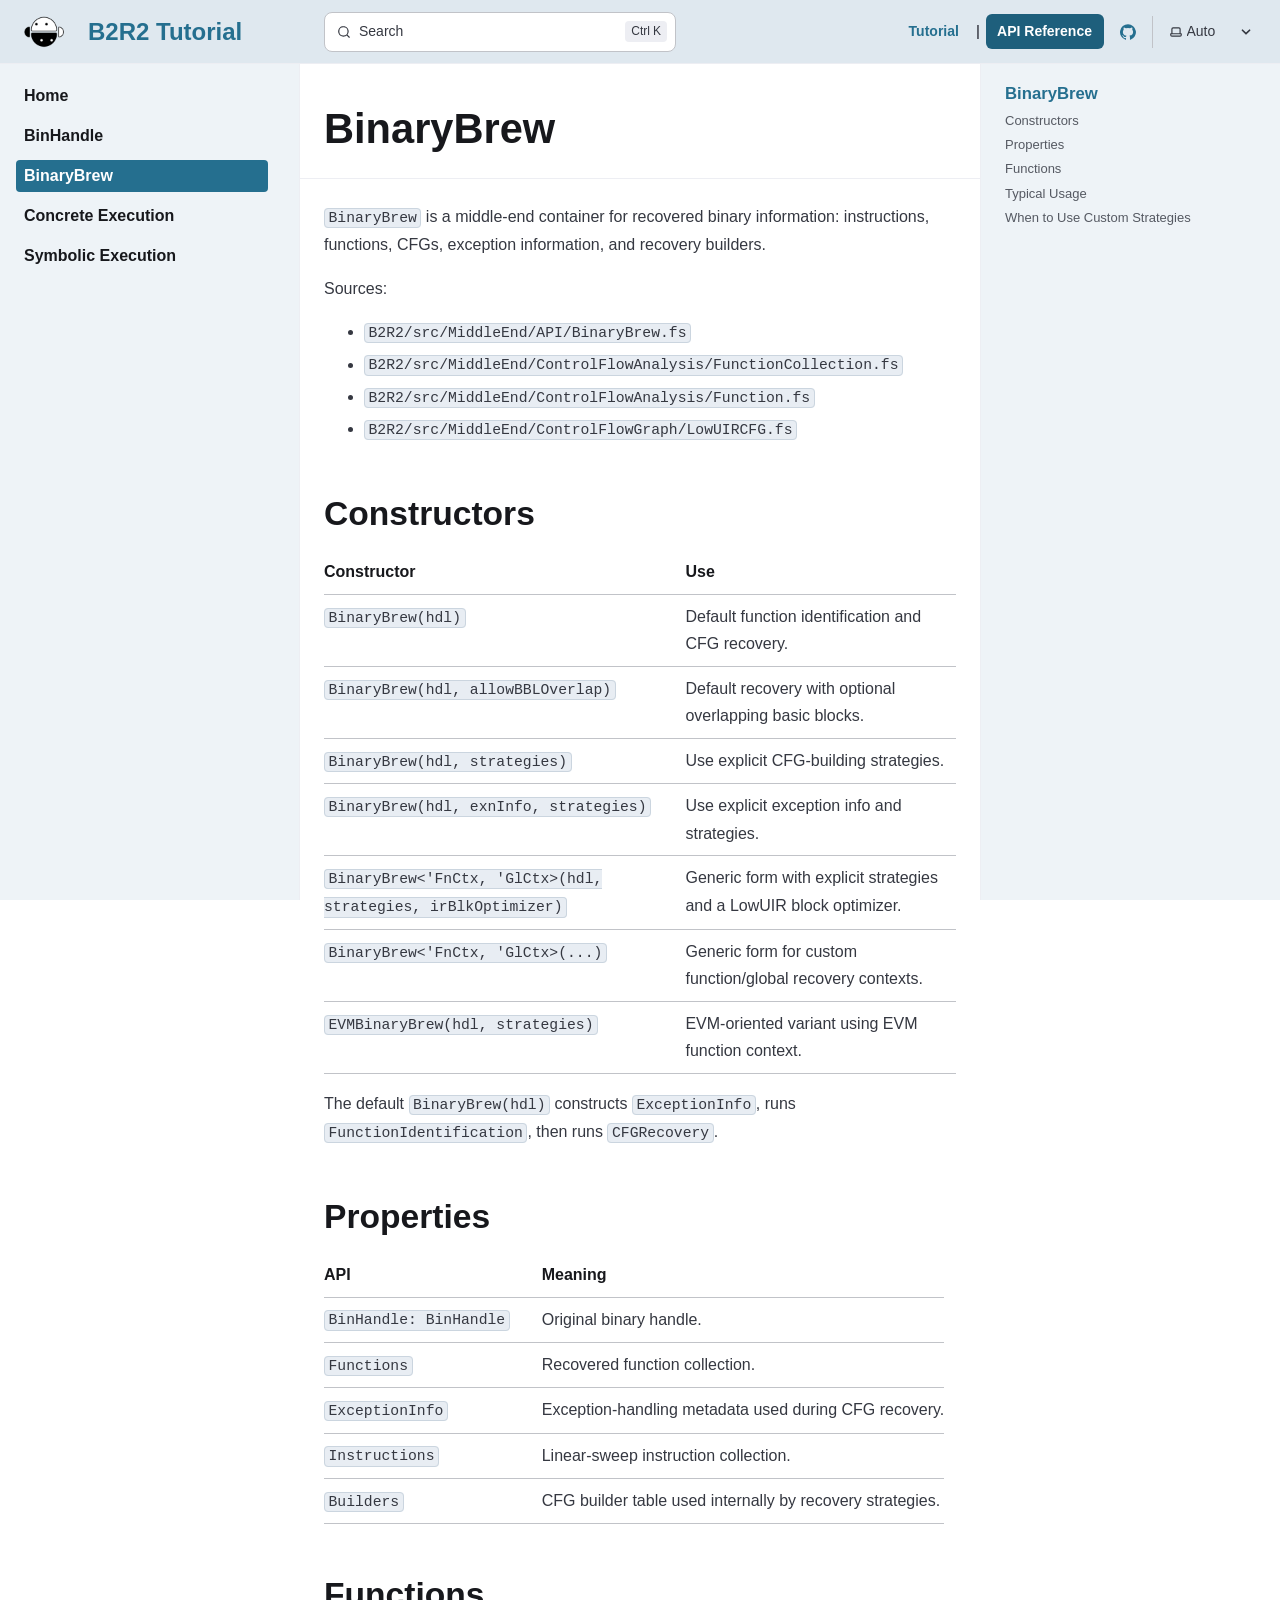
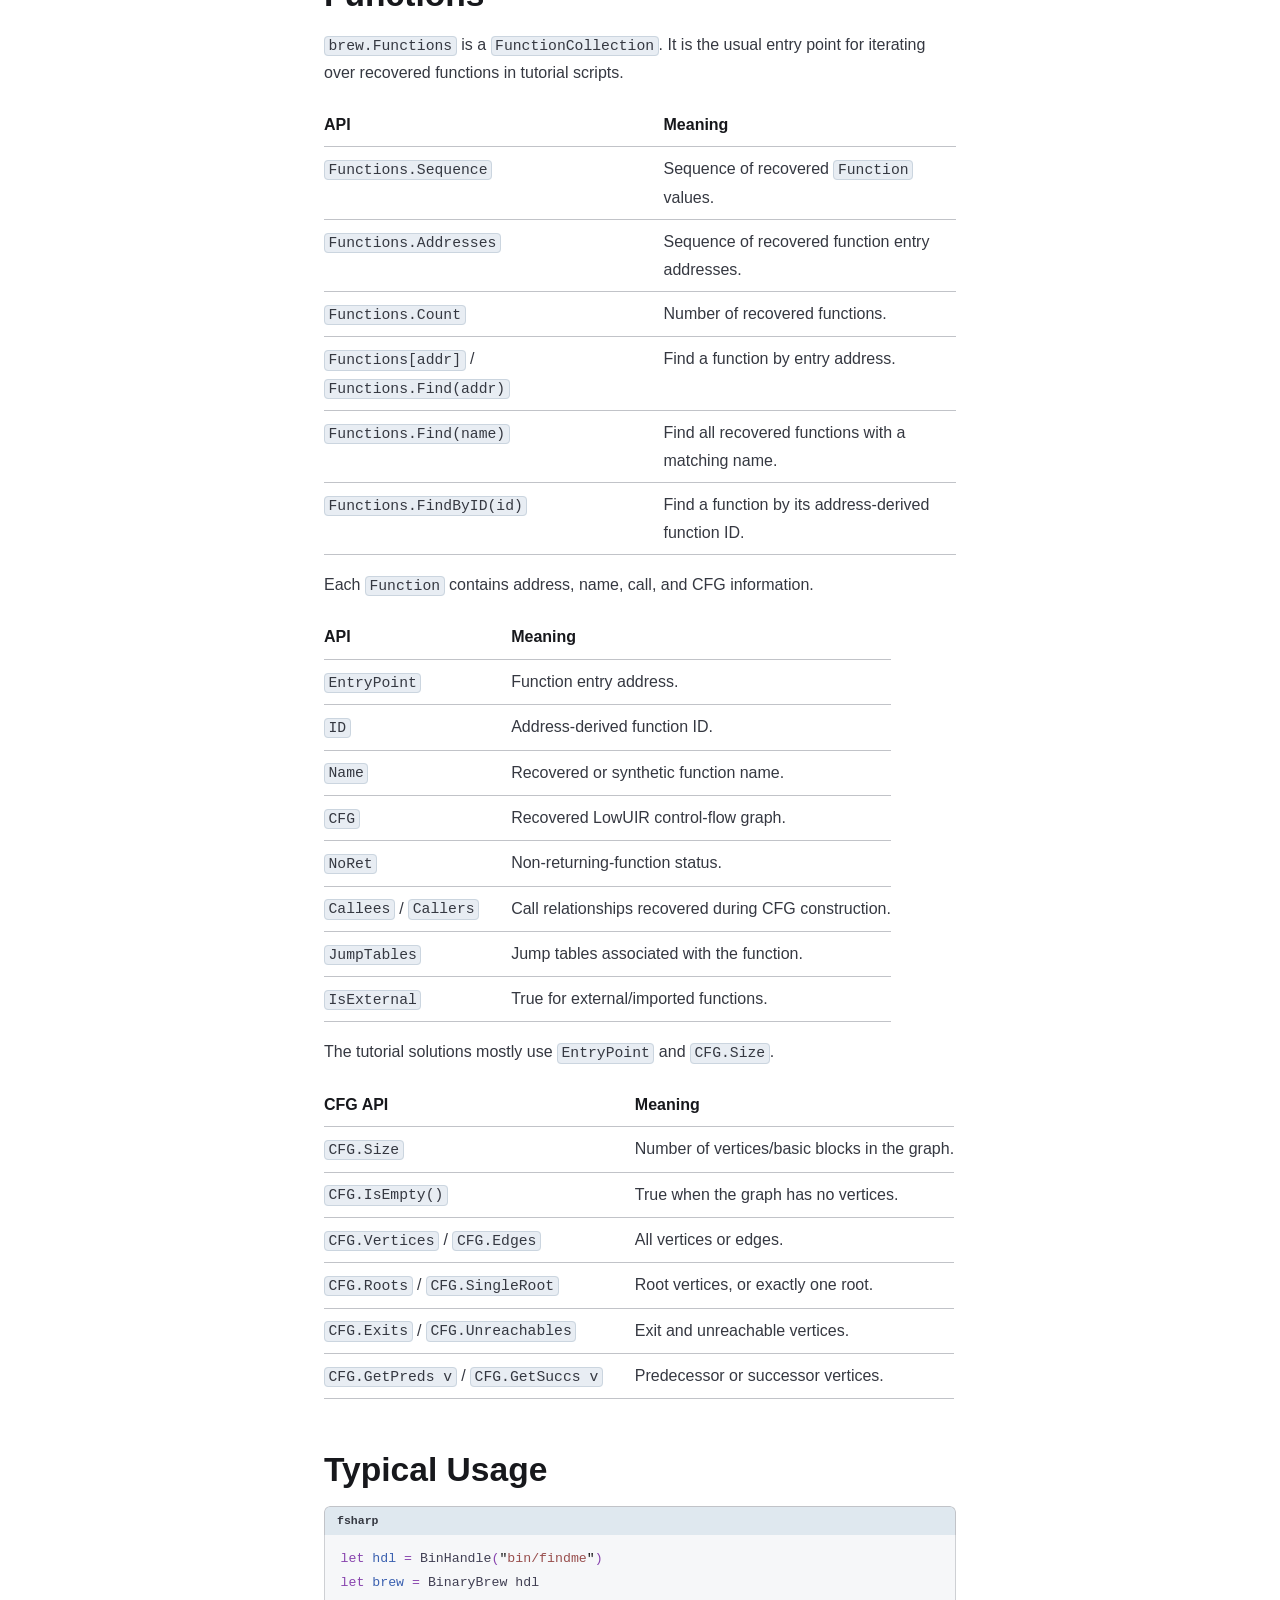
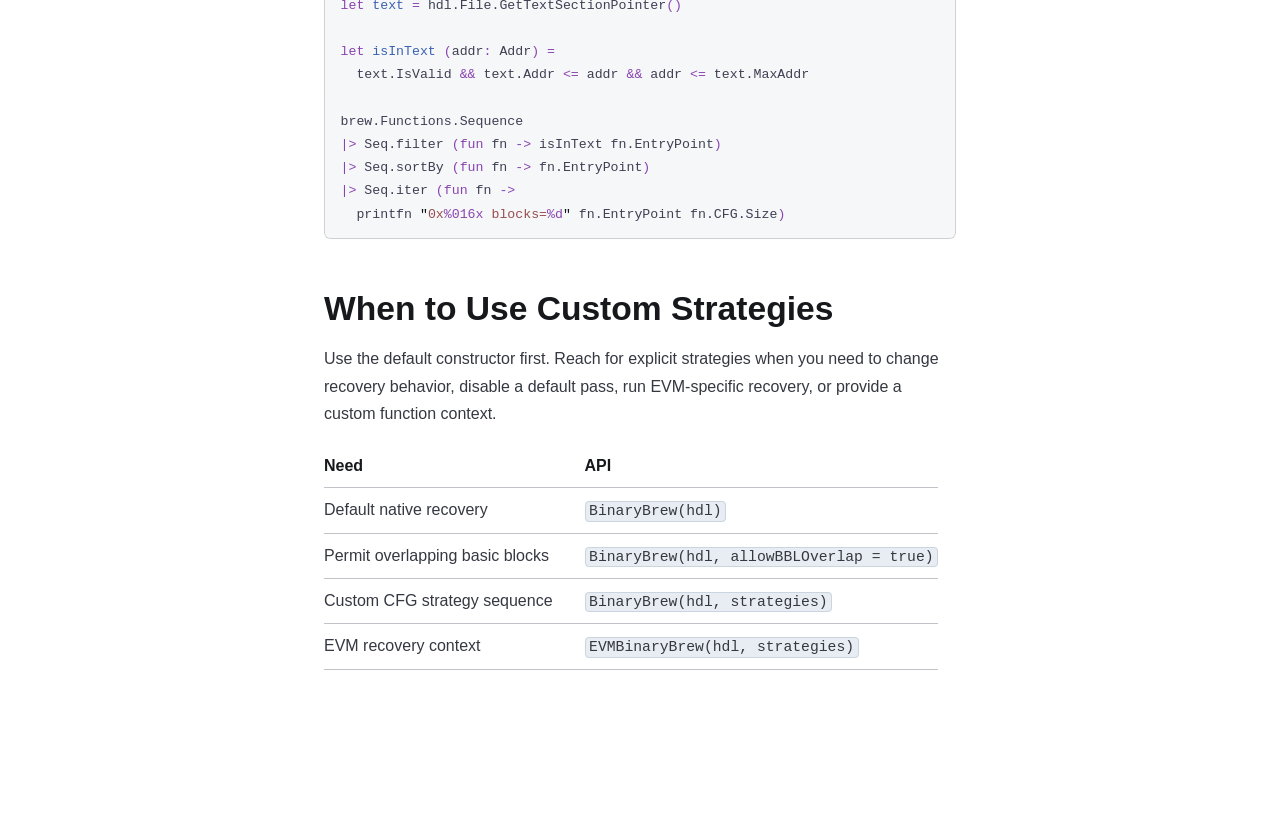
<file: tutorial-icst2026/api-reference/binarybrew/index.html>
<!DOCTYPE html><html lang="en" dir="ltr" data-theme="dark" data-has-toc data-has-sidebar class="astro-bguv2lll"> <head><meta charset="utf-8"/><meta name="viewport" content="width=device-width, initial-scale=1"/><title>BinaryBrew | B2R2 Tutorial</title><link rel="canonical" href="https://b2r2.org/tutorial-icst2026/api-reference/binarybrew/"/><link rel="sitemap" href="/tutorial-icst2026/sitemap-index.xml"/><script>
            (() => {
              let ticking = false;
              let tocObserver;
              let suppressTocMutation = false;
              let tocStepTimer;

              const getToc = () => document.querySelector('.right-sidebar-panel starlight-toc');

              const syncTocTitle = (toc) => {
                const pageTitle = document.getElementById('_top')?.textContent?.trim();
                const topLinkText = toc.querySelector('a[href="#_top"] span');
                if (pageTitle && topLinkText) {
                  topLinkText.textContent = pageTitle;
                }
              };

              const setCurrentTocLink = (links, nextCurrent) => {
                if (!nextCurrent) return;
                suppressTocMutation = true;
                links.forEach((link) => {
                  if (link === nextCurrent) {
                    if (link.getAttribute('aria-current') !== 'true') {
                      link.setAttribute('aria-current', 'true');
                    }
                  } else if (link.hasAttribute('aria-current')) {
                    link.removeAttribute('aria-current');
                  }
                });
                requestAnimationFrame(() => {
                  suppressTocMutation = false;
                });
              };

              const getLinkTarget = (link) => {
                const href = link.getAttribute('href');
                if (!href || !href.startsWith('#')) return null;

                try {
                  return document.getElementById(decodeURIComponent(href.slice(1)));
                } catch {
                  return document.getElementById(href.slice(1));
                }
              };

              const findCurrentSectionLink = (topLink, sectionLinks) => {
                let current = topLink;
                const activationLine = Math.min(160, window.innerHeight * 0.28);

                for (const link of sectionLinks) {
                  const target = getLinkTarget(link);
                  if (!target) continue;
                  if (target.getBoundingClientRect().top <= activationLine) {
                    current = link;
                  } else {
                    break;
                  }
                }

                return current;
              };

              const keepTocProgressSequential = (orderedLinks, desiredLink) => {
                if (!desiredLink) return { link: desiredLink, stepped: false };

                const currentLink = orderedLinks.find((link) => link.getAttribute('aria-current') === 'true');
                if (!currentLink) return { link: desiredLink, stepped: false };

                const currentIndex = orderedLinks.indexOf(currentLink);
                const desiredIndex = orderedLinks.indexOf(desiredLink);
                if (currentIndex === -1 || desiredIndex === -1) return { link: desiredLink, stepped: false };

                const distance = desiredIndex - currentIndex;
                if (Math.abs(distance) <= 1) return { link: desiredLink, stepped: false };

                return {
                  link: orderedLinks[currentIndex + Math.sign(distance)],
                  stepped: true
                };
              };

              const normalizeTocCurrent = () => {
                ticking = false;

                const doc = document.documentElement;
                const nearPageTop = window.scrollY <= 8;
                const nearPageEnd = window.scrollY + window.innerHeight >= doc.scrollHeight - 8;

                const toc = getToc();
                if (!toc) return;
                observeToc();

                syncTocTitle(toc);

                const links = Array.from(toc.querySelectorAll('a[href^="#"]'));
                if (links.length === 0) return;

                const visibleLinks = links.filter((link) => link.offsetParent !== null);
                const topLink = links.find((link) => link.getAttribute('href') === '#_top');
                const sectionLinks = visibleLinks.filter((link) => link.getAttribute('href') !== '#_top');

                const orderedLinks = topLink ? [topLink, ...sectionLinks] : sectionLinks;

                let nextCurrent = findCurrentSectionLink(topLink, sectionLinks);
                if (nearPageTop) {
                  nextCurrent = topLink;
                } else if (nearPageEnd) {
                  nextCurrent = sectionLinks[sectionLinks.length - 1];
                }

                const sequentialCurrent = keepTocProgressSequential(orderedLinks, nextCurrent);
                setCurrentTocLink(links, sequentialCurrent.link);

                if (sequentialCurrent.stepped) {
                  window.clearTimeout(tocStepTimer);
                  tocStepTimer = window.setTimeout(scheduleTocUpdate, 120);
                }
              };

              const scheduleTocUpdate = () => {
                if (ticking) return;
                ticking = true;
                requestAnimationFrame(normalizeTocCurrent);
              };

              const observeToc = () => {
                const toc = getToc();
                if (!toc || tocObserver) return;

                tocObserver = new MutationObserver(() => {
                  if (!suppressTocMutation) {
                    scheduleTocUpdate();
                  }
                });
                tocObserver.observe(toc, {
                  attributes: true,
                  attributeFilter: ['aria-current'],
                  subtree: true
                });
              };

              window.addEventListener('scroll', scheduleTocUpdate, { passive: true });
              window.addEventListener('resize', scheduleTocUpdate);
              window.addEventListener('load', () => {
                observeToc();
                scheduleTocUpdate();
              });
              document.addEventListener('DOMContentLoaded', () => {
                observeToc();
                scheduleTocUpdate();
              });
            })();
          </script><link rel="shortcut icon" href="/tutorial-icst2026/favicon.svg" type="image/svg+xml"/><meta name="generator" content="Astro v6.3.3"/><meta name="generator" content="Starlight v0.39.2"/><meta property="og:title" content="BinaryBrew"/><meta property="og:type" content="article"/><meta property="og:url" content="https://b2r2.org/tutorial-icst2026/api-reference/binarybrew/"/><meta property="og:locale" content="en"/><meta property="og:description" content="API reference for recovered functions, CFGs, and instruction collections."/><meta property="og:site_name" content="B2R2 Tutorial"/><meta name="twitter:card" content="summary_large_image"/><meta name="description" content="API reference for recovered functions, CFGs, and instruction collections."/><script>
	window.StarlightThemeProvider = (() => {
		const storedTheme =
			typeof localStorage !== 'undefined' && localStorage.getItem('starlight-theme');
		const theme =
			storedTheme ||
			(window.matchMedia('(prefers-color-scheme: light)').matches ? 'light' : 'dark');
		document.documentElement.dataset.theme = theme === 'light' ? 'light' : 'dark';
		return {
			updatePickers(theme = storedTheme || 'auto') {
				document.querySelectorAll('starlight-theme-select').forEach((picker) => {
					const select = picker.querySelector('select');
					if (select) select.value = theme;
					/** @type {HTMLTemplateElement | null} */
					const tmpl = document.querySelector(`#theme-icons`);
					const newIcon = tmpl && tmpl.content.querySelector('.' + theme);
					if (newIcon) {
						const oldIcon = picker.querySelector('svg.label-icon');
						if (oldIcon) {
							oldIcon.replaceChildren(...newIcon.cloneNode(true).childNodes);
						}
					}
				});
			},
		};
	})();
</script><template id="theme-icons"><svg aria-hidden="true" class="light astro-c6vsoqas" width="16" height="16" viewBox="0 0 24 24" fill="currentColor" style="--sl-icon-size: 1em;"><path d="M5 12a1 1 0 0 0-1-1H3a1 1 0 0 0 0 2h1a1 1 0 0 0 1-1Zm.64 5-.71.71a1 1 0 0 0 0 1.41 1 1 0 0 0 1.41 0l.71-.71A1 1 0 0 0 5.64 17ZM12 5a1 1 0 0 0 1-1V3a1 1 0 0 0-2 0v1a1 1 0 0 0 1 1Zm5.66 2.34a1 1 0 0 0 .7-.29l.71-.71a1 1 0 1 0-1.41-1.41l-.66.71a1 1 0 0 0 0 1.41 1 1 0 0 0 .66.29Zm-12-.29a1 1 0 0 0 1.41 0 1 1 0 0 0 0-1.41l-.71-.71a1.004 1.004 0 1 0-1.43 1.41l.73.71ZM21 11h-1a1 1 0 0 0 0 2h1a1 1 0 0 0 0-2Zm-2.64 6A1 1 0 0 0 17 18.36l.71.71a1 1 0 0 0 1.41 0 1 1 0 0 0 0-1.41l-.76-.66ZM12 6.5a5.5 5.5 0 1 0 5.5 5.5A5.51 5.51 0 0 0 12 6.5Zm0 9a3.5 3.5 0 1 1 0-7 3.5 3.5 0 0 1 0 7Zm0 3.5a1 1 0 0 0-1 1v1a1 1 0 0 0 2 0v-1a1 1 0 0 0-1-1Z"/></svg><svg aria-hidden="true" class="dark astro-c6vsoqas" width="16" height="16" viewBox="0 0 24 24" fill="currentColor" style="--sl-icon-size: 1em;"><path d="M21.64 13a1 1 0 0 0-1.05-.14 8.049 8.049 0 0 1-3.37.73 8.15 8.15 0 0 1-8.14-8.1 8.59 8.59 0 0 1 .25-2A1 1 0 0 0 8 2.36a10.14 10.14 0 1 0 14 11.69 1 1 0 0 0-.36-1.05Zm-9.5 6.69A8.14 8.14 0 0 1 7.08 5.22v.27a10.15 10.15 0 0 0 10.14 10.14 9.784 9.784 0 0 0 2.1-.22 8.11 8.11 0 0 1-7.18 4.32v-.04Z"/></svg><svg aria-hidden="true" class="auto astro-c6vsoqas" width="16" height="16" viewBox="0 0 24 24" fill="currentColor" style="--sl-icon-size: 1em;"><path d="M21 14h-1V7a3 3 0 0 0-3-3H7a3 3 0 0 0-3 3v7H3a1 1 0 0 0-1 1v2a3 3 0 0 0 3 3h14a3 3 0 0 0 3-3v-2a1 1 0 0 0-1-1ZM6 7a1 1 0 0 1 1-1h10a1 1 0 0 1 1 1v7H6V7Zm14 10a1 1 0 0 1-1 1H5a1 1 0 0 1-1-1v-1h16v1Z"/></svg></template><link rel="stylesheet" href="/tutorial-icst2026/_astro/print.DNXP8c50.css" media="print"><link rel="stylesheet" href="/tutorial-icst2026/_astro/common.BatnFhkY.css"><script type="module" src="/tutorial-icst2026/_astro/page.B_tncCx8.js"></script></head> <body class="astro-bguv2lll"> <a href="#_top" class="astro-7q3lir66">Skip to content</a> <div class="page sl-flex astro-vrdttmbt"> <header class="header astro-vrdttmbt"><div class="header astro-3ef6ksr2"> <div class="title-wrapper sl-flex astro-3ef6ksr2"> <a href="/tutorial-icst2026/" class="site-title sl-flex astro-m46x6ez3">  <img class="astro-m46x6ez3" alt="B2R2 logo" src="/tutorial-icst2026/_astro/b2r2-240x240.DTaXsLfQ.png" width="240" height="240">  <span class="astro-m46x6ez3" translate="no"> B2R2 Tutorial </span> </a> </div> <div class="sl-flex print:hidden astro-3ef6ksr2"> <site-search class="astro-3ef6ksr2 astro-v37mnknz" data-translations="{&quot;placeholder&quot;:&quot;Search&quot;}"> <button data-open-modal disabled aria-label="Search" aria-keyshortcuts="Control+K" class="astro-v37mnknz"> <svg aria-hidden="true" class="astro-v37mnknz astro-c6vsoqas" width="16" height="16" viewBox="0 0 24 24" fill="currentColor" style="--sl-icon-size: 1em;"><path d="M21.71 20.29 18 16.61A9 9 0 1 0 16.61 18l3.68 3.68a.999.999 0 0 0 1.42 0 1 1 0 0 0 0-1.39ZM11 18a7 7 0 1 1 0-14 7 7 0 0 1 0 14Z"/></svg> <span class="sl-hidden md:sl-block astro-v37mnknz" aria-hidden="true">Search</span> <kbd class="sl-hidden md:sl-flex astro-v37mnknz" style="display: none;"> <kbd class="astro-v37mnknz">Ctrl</kbd><kbd class="astro-v37mnknz">K</kbd> </kbd> </button> <dialog style="padding:0" aria-label="Search" class="astro-v37mnknz"> <div class="dialog-frame sl-flex astro-v37mnknz">  <button data-close-modal class="sl-flex md:sl-hidden astro-v37mnknz"> Cancel </button> <div class="search-container astro-v37mnknz"> <div id="starlight__search" class="astro-v37mnknz"></div> </div> </div> </dialog> </site-search>  <script>
	(() => {
		const openBtn = document.querySelector('button[data-open-modal]');
		const shortcut = openBtn?.querySelector('kbd');
		if (!openBtn || !(shortcut instanceof HTMLElement)) return;
		const platformKey = shortcut.querySelector('kbd');
		if (platformKey && /(Mac|iPhone|iPod|iPad)/i.test(navigator.platform)) {
			platformKey.textContent = '⌘';
			openBtn.setAttribute('aria-keyshortcuts', 'Meta+K');
		}
		shortcut.style.display = '';
	})();
</script> <script type="module" src="/tutorial-icst2026/_astro/Search.astro_astro_type_script_index_0_lang.DRrH9zrU.js"></script>  </div> <div class="sl-hidden md:sl-flex print:hidden right-group astro-3ef6ksr2"> <nav class="section-switcher astro-3ef6ksr2" aria-label="Documentation sections"> <a href="/tutorial-icst2026/" class="section-switcher__link astro-3ef6ksr2">
Tutorial
</a> <span class="section-switcher__separator astro-3ef6ksr2" aria-hidden="true">|</span> <a href="/tutorial-icst2026/api-reference/" class="section-switcher__link active astro-3ef6ksr2" aria-current="location">
API Reference
</a> </nav> <div class="sl-flex social-icons astro-3ef6ksr2"> <a href="https://github.com/B2R2-org/B2R2" rel="me" class="sl-flex astro-wy4te6ga"><span class="sr-only astro-wy4te6ga">B2R2 on GitHub</span><svg aria-hidden="true" class="astro-wy4te6ga astro-c6vsoqas" width="16" height="16" viewBox="0 0 24 24" fill="currentColor" style="--sl-icon-size: 1em;"><path d="M12 .3a12 12 0 0 0-3.8 23.38c.6.12.83-.26.83-.57L9 21.07c-3.34.72-4.04-1.61-4.04-1.61-.55-1.39-1.34-1.76-1.34-1.76-1.08-.74.09-.73.09-.73 1.2.09 1.83 1.24 1.83 1.24 1.08 1.83 2.81 1.3 3.5 1 .1-.78.42-1.31.76-1.61-2.67-.3-5.47-1.33-5.47-5.93 0-1.31.47-2.38 1.24-3.22-.14-.3-.54-1.52.1-3.18 0 0 1-.32 3.3 1.23a11.5 11.5 0 0 1 6 0c2.28-1.55 3.29-1.23 3.29-1.23.64 1.66.24 2.88.12 3.18a4.65 4.65 0 0 1 1.23 3.22c0 4.61-2.8 5.63-5.48 5.92.42.36.81 1.1.81 2.22l-.01 3.29c0 .31.2.69.82.57A12 12 0 0 0 12 .3Z"/></svg></a> </div> <starlight-theme-select>  <label style="--sl-select-width: 6.25em" class="astro-4yphtoen"> <span class="sr-only astro-4yphtoen">Select theme</span> <svg aria-hidden="true" class="icon label-icon astro-4yphtoen astro-c6vsoqas" width="16" height="16" viewBox="0 0 24 24" fill="currentColor" style="--sl-icon-size: 1em;"><path d="M21 14h-1V7a3 3 0 0 0-3-3H7a3 3 0 0 0-3 3v7H3a1 1 0 0 0-1 1v2a3 3 0 0 0 3 3h14a3 3 0 0 0 3-3v-2a1 1 0 0 0-1-1ZM6 7a1 1 0 0 1 1-1h10a1 1 0 0 1 1 1v7H6V7Zm14 10a1 1 0 0 1-1 1H5a1 1 0 0 1-1-1v-1h16v1Z"/></svg> <select autocomplete="off" class="astro-4yphtoen"> <option value="dark" class="astro-4yphtoen">Dark</option><option value="light" class="astro-4yphtoen">Light</option><option value="auto" selected class="astro-4yphtoen">Auto</option> </select> <svg aria-hidden="true" class="icon caret astro-4yphtoen astro-c6vsoqas" width="16" height="16" viewBox="0 0 24 24" fill="currentColor" style="--sl-icon-size: 1em;"><path d="M17 9.17a1 1 0 0 0-1.41 0L12 12.71 8.46 9.17a1 1 0 1 0-1.41 1.42l4.24 4.24a1.002 1.002 0 0 0 1.42 0L17 10.59a1.002 1.002 0 0 0 0-1.42Z"/></svg> </label> </starlight-theme-select>  <script>
	StarlightThemeProvider.updatePickers();
</script> <script type="module">const r="starlight-theme",o=e=>e==="auto"||e==="dark"||e==="light"?e:"auto",c=()=>o(typeof localStorage<"u"&&localStorage.getItem(r));function n(e){typeof localStorage<"u"&&localStorage.setItem(r,e==="light"||e==="dark"?e:"")}const l=()=>matchMedia("(prefers-color-scheme: light)").matches?"light":"dark";function t(e){StarlightThemeProvider.updatePickers(e),document.documentElement.dataset.theme=e==="auto"?l():e,n(e)}matchMedia("(prefers-color-scheme: light)").addEventListener("change",()=>{c()==="auto"&&t("auto")});class s extends HTMLElement{constructor(){super(),t(c()),this.querySelector("select")?.addEventListener("change",a=>{a.currentTarget instanceof HTMLSelectElement&&t(o(a.currentTarget.value))})}}customElements.define("starlight-theme-select",s);</script> <script type="module">class s extends HTMLElement{constructor(){super();const e=this.querySelector("select");e&&(e.addEventListener("change",t=>{t.currentTarget instanceof HTMLSelectElement&&(window.location.pathname=t.currentTarget.value)}),window.addEventListener("pageshow",t=>{if(!t.persisted)return;const n=e.querySelector("option[selected]")?.index;n!==e.selectedIndex&&(e.selectedIndex=n??0)}))}}customElements.define("starlight-lang-select",s);</script> </div> </div></header> <nav class="sidebar print:hidden astro-vrdttmbt" aria-label="Main"> <starlight-menu-button class="print:hidden astro-jif73yzw"> <button aria-expanded="false" aria-label="Menu" aria-controls="starlight__sidebar" class="sl-flex md:sl-hidden astro-jif73yzw"> <svg aria-hidden="true" class="open-menu astro-jif73yzw astro-c6vsoqas" width="16" height="16" viewBox="0 0 24 24" fill="currentColor" style="--sl-icon-size: 1em;"><path d="M3 8h18a1 1 0 1 0 0-2H3a1 1 0 0 0 0 2Zm18 8H3a1 1 0 0 0 0 2h18a1 1 0 0 0 0-2Zm0-5H3a1 1 0 0 0 0 2h18a1 1 0 0 0 0-2Z"/></svg> <svg aria-hidden="true" class="close-menu astro-jif73yzw astro-c6vsoqas" width="16" height="16" viewBox="0 0 24 24" fill="currentColor" style="--sl-icon-size: 1em;"><path d="m13.41 12 6.3-6.29a1.004 1.004 0 1 0-1.42-1.42L12 10.59l-6.29-6.3a1.004 1.004 0 0 0-1.42 1.42l6.3 6.29-6.3 6.29a1 1 0 0 0 0 1.42.998.998 0 0 0 1.42 0l6.29-6.3 6.29 6.3a.999.999 0 0 0 1.42 0 1 1 0 0 0 0-1.42L13.41 12Z"/></svg> </button> </starlight-menu-button> <script type="module">class s extends HTMLElement{constructor(){super(),this.btn=this.querySelector("button"),this.btn.addEventListener("click",()=>this.toggleExpanded());const t=this.closest("nav");t&&t.addEventListener("keyup",e=>this.closeOnEscape(e))}setExpanded(t){this.setAttribute("aria-expanded",String(t)),document.body.toggleAttribute("data-mobile-menu-expanded",t)}toggleExpanded(){this.setExpanded(this.getAttribute("aria-expanded")!=="true")}closeOnEscape(t){t.code==="Escape"&&(this.setExpanded(!1),this.btn.focus())}}customElements.define("starlight-menu-button",s);</script>  <div id="starlight__sidebar" class="sidebar-pane astro-vrdttmbt"> <div class="sidebar-content sl-flex astro-vrdttmbt"> <sl-sidebar-state-persist data-hash="15bhkya" class="astro-kku4brbg"> <script aria-hidden="true">
		(() => {
			try {
				if (!matchMedia('(min-width: 50em)').matches) return;
				/** @type {HTMLElement | null} */
				const target = document.querySelector('sl-sidebar-state-persist');
				const state = JSON.parse(sessionStorage.getItem('sl-sidebar-state') || '0');
				if (!target || !state || target.dataset.hash !== state.hash) return;
				window._starlightScrollRestore = state.scroll;
				customElements.define(
					'sl-sidebar-restore',
					class SidebarRestore extends HTMLElement {
						connectedCallback() {
							try {
								const idx = parseInt(this.dataset.index || '');
								const details = this.closest('details');
								if (details && typeof state.open[idx] === 'boolean') details.open = state.open[idx];
							} catch {}
						}
					}
				);
			} catch {}
		})();
	</script>  <ul class="top-level astro-3ii7xxms"> <li class="astro-3ii7xxms"> <a href="/tutorial-icst2026/api-reference/" class="large astro-3ii7xxms"> <span class="astro-3ii7xxms">Home</span>  </a> </li><li class="astro-3ii7xxms"> <a href="/tutorial-icst2026/api-reference/binhandle/" class="large astro-3ii7xxms"> <span class="astro-3ii7xxms">BinHandle</span>  </a> </li><li class="astro-3ii7xxms"> <a href="/tutorial-icst2026/api-reference/binarybrew/" aria-current="page" class="large astro-3ii7xxms"> <span class="astro-3ii7xxms">BinaryBrew</span>  </a> </li><li class="astro-3ii7xxms"> <a href="/tutorial-icst2026/api-reference/concrete-execution/" class="large astro-3ii7xxms"> <span class="astro-3ii7xxms">Concrete Execution</span>  </a> </li><li class="astro-3ii7xxms"> <a href="/tutorial-icst2026/api-reference/symbolic-execution/" class="large astro-3ii7xxms"> <span class="astro-3ii7xxms">Symbolic Execution</span>  </a> </li> </ul>  <script aria-hidden="true">
		(() => {
			const scroller = document.getElementById('starlight__sidebar');
			if (!window._starlightScrollRestore || !scroller) return;
			scroller.scrollTop = window._starlightScrollRestore;
			delete window._starlightScrollRestore;
		})();
	</script> </sl-sidebar-state-persist> <div class="md:sl-hidden"> <div class="mobile-preferences sl-flex astro-wu23bvmt"> <div class="social-icons astro-wu23bvmt"> <a href="https://github.com/B2R2-org/B2R2" rel="me" class="sl-flex astro-wy4te6ga"><span class="sr-only astro-wy4te6ga">B2R2 on GitHub</span><svg aria-hidden="true" class="astro-wy4te6ga astro-c6vsoqas" width="16" height="16" viewBox="0 0 24 24" fill="currentColor" style="--sl-icon-size: 1em;"><path d="M12 .3a12 12 0 0 0-3.8 23.38c.6.12.83-.26.83-.57L9 21.07c-3.34.72-4.04-1.61-4.04-1.61-.55-1.39-1.34-1.76-1.34-1.76-1.08-.74.09-.73.09-.73 1.2.09 1.83 1.24 1.83 1.24 1.08 1.83 2.81 1.3 3.5 1 .1-.78.42-1.31.76-1.61-2.67-.3-5.47-1.33-5.47-5.93 0-1.31.47-2.38 1.24-3.22-.14-.3-.54-1.52.1-3.18 0 0 1-.32 3.3 1.23a11.5 11.5 0 0 1 6 0c2.28-1.55 3.29-1.23 3.29-1.23.64 1.66.24 2.88.12 3.18a4.65 4.65 0 0 1 1.23 3.22c0 4.61-2.8 5.63-5.48 5.92.42.36.81 1.1.81 2.22l-.01 3.29c0 .31.2.69.82.57A12 12 0 0 0 12 .3Z"/></svg></a> </div> <starlight-theme-select>  <label style="--sl-select-width: 6.25em" class="astro-4yphtoen"> <span class="sr-only astro-4yphtoen">Select theme</span> <svg aria-hidden="true" class="icon label-icon astro-4yphtoen astro-c6vsoqas" width="16" height="16" viewBox="0 0 24 24" fill="currentColor" style="--sl-icon-size: 1em;"><path d="M21 14h-1V7a3 3 0 0 0-3-3H7a3 3 0 0 0-3 3v7H3a1 1 0 0 0-1 1v2a3 3 0 0 0 3 3h14a3 3 0 0 0 3-3v-2a1 1 0 0 0-1-1ZM6 7a1 1 0 0 1 1-1h10a1 1 0 0 1 1 1v7H6V7Zm14 10a1 1 0 0 1-1 1H5a1 1 0 0 1-1-1v-1h16v1Z"/></svg> <select autocomplete="off" class="astro-4yphtoen"> <option value="dark" class="astro-4yphtoen">Dark</option><option value="light" class="astro-4yphtoen">Light</option><option value="auto" selected class="astro-4yphtoen">Auto</option> </select> <svg aria-hidden="true" class="icon caret astro-4yphtoen astro-c6vsoqas" width="16" height="16" viewBox="0 0 24 24" fill="currentColor" style="--sl-icon-size: 1em;"><path d="M17 9.17a1 1 0 0 0-1.41 0L12 12.71 8.46 9.17a1 1 0 1 0-1.41 1.42l4.24 4.24a1.002 1.002 0 0 0 1.42 0L17 10.59a1.002 1.002 0 0 0 0-1.42Z"/></svg> </label> </starlight-theme-select>  <script>
	StarlightThemeProvider.updatePickers();
</script>   </div> </div> </div> </div> </nav> <div class="main-frame astro-vrdttmbt">  <script type="module">const a=document.getElementById("starlight__sidebar"),n=a?.querySelector("sl-sidebar-state-persist"),o="sl-sidebar-state",i=()=>{let t=[];const e=n?.dataset.hash||"";try{const s=sessionStorage.getItem(o),r=JSON.parse(s||"{}");Array.isArray(r.open)&&r.hash===e&&(t=r.open)}catch{}return{hash:e,open:t,scroll:a?.scrollTop||0}},c=t=>{try{sessionStorage.setItem(o,JSON.stringify(t))}catch{}},d=()=>c(i()),l=(t,e)=>{const s=i();s.open[e]=t,c(s)};n?.addEventListener("click",t=>{if(!(t.target instanceof Element))return;const e=t.target.closest("summary")?.closest("details");if(!e)return;const s=e.querySelector("sl-sidebar-restore"),r=parseInt(s?.dataset.index||"");isNaN(r)||l(!e.open,r)});addEventListener("visibilitychange",()=>{document.visibilityState==="hidden"&&d()});addEventListener("pageHide",d);</script> <div class="lg:sl-flex astro-67yu43on"> <aside class="right-sidebar-container print:hidden astro-67yu43on"> <div class="right-sidebar astro-67yu43on"> <div class="lg:sl-hidden astro-pb3aqygn"><mobile-starlight-toc data-min-h="2" data-max-h="3" class="astro-doynk5tl"><nav aria-labelledby="starlight__on-this-page--mobile" class="astro-doynk5tl"><details id="starlight__mobile-toc" class="astro-doynk5tl"><summary id="starlight__on-this-page--mobile" class="sl-flex astro-doynk5tl"><span class="toggle sl-flex astro-doynk5tl">On this page<svg aria-hidden="true" class="caret astro-doynk5tl astro-c6vsoqas" width="16" height="16" viewBox="0 0 24 24" fill="currentColor" style="--sl-icon-size: 1rem;"><path d="m14.83 11.29-4.24-4.24a1 1 0 1 0-1.42 1.41L12.71 12l-3.54 3.54a1 1 0 0 0 0 1.41 1 1 0 0 0 .71.29 1 1 0 0 0 .71-.29l4.24-4.24a1.002 1.002 0 0 0 0-1.42Z"/></svg></span><span class="display-current astro-doynk5tl"></span></summary><div class="dropdown astro-doynk5tl"><ul class="isMobile astro-gnoq344e" style="--depth: 0;"> <li class="astro-gnoq344e" style="--depth: 0;"> <a href="#_top" class="astro-gnoq344e" style="--depth: 0;"> <span class="astro-gnoq344e" style="--depth: 0;">Overview</span> </a>  </li><li class="astro-gnoq344e" style="--depth: 0;"> <a href="#constructors" class="astro-gnoq344e" style="--depth: 0;"> <span class="astro-gnoq344e" style="--depth: 0;">Constructors</span> </a>  </li><li class="astro-gnoq344e" style="--depth: 0;"> <a href="#properties" class="astro-gnoq344e" style="--depth: 0;"> <span class="astro-gnoq344e" style="--depth: 0;">Properties</span> </a>  </li><li class="astro-gnoq344e" style="--depth: 0;"> <a href="#functions" class="astro-gnoq344e" style="--depth: 0;"> <span class="astro-gnoq344e" style="--depth: 0;">Functions</span> </a>  </li><li class="astro-gnoq344e" style="--depth: 0;"> <a href="#typical-usage" class="astro-gnoq344e" style="--depth: 0;"> <span class="astro-gnoq344e" style="--depth: 0;">Typical Usage</span> </a>  </li><li class="astro-gnoq344e" style="--depth: 0;"> <a href="#when-to-use-custom-strategies" class="astro-gnoq344e" style="--depth: 0;"> <span class="astro-gnoq344e" style="--depth: 0;">When to Use Custom Strategies</span> </a>  </li> </ul></div></details></nav></mobile-starlight-toc><script type="module" src="/tutorial-icst2026/_astro/MobileTableOfContents.astro_astro_type_script_index_0_lang.hwBsy0Mo.js"></script></div><div class="right-sidebar-panel sl-hidden lg:sl-block astro-pb3aqygn"><div class="sl-container astro-pb3aqygn"><starlight-toc data-min-h="2" data-max-h="3"><nav aria-labelledby="starlight__on-this-page"><h2 id="starlight__on-this-page">On this page</h2><ul class="astro-gnoq344e" style="--depth: 0;"> <li class="astro-gnoq344e" style="--depth: 0;"> <a href="#_top" class="astro-gnoq344e" style="--depth: 0;"> <span class="astro-gnoq344e" style="--depth: 0;">Overview</span> </a>  </li><li class="astro-gnoq344e" style="--depth: 0;"> <a href="#constructors" class="astro-gnoq344e" style="--depth: 0;"> <span class="astro-gnoq344e" style="--depth: 0;">Constructors</span> </a>  </li><li class="astro-gnoq344e" style="--depth: 0;"> <a href="#properties" class="astro-gnoq344e" style="--depth: 0;"> <span class="astro-gnoq344e" style="--depth: 0;">Properties</span> </a>  </li><li class="astro-gnoq344e" style="--depth: 0;"> <a href="#functions" class="astro-gnoq344e" style="--depth: 0;"> <span class="astro-gnoq344e" style="--depth: 0;">Functions</span> </a>  </li><li class="astro-gnoq344e" style="--depth: 0;"> <a href="#typical-usage" class="astro-gnoq344e" style="--depth: 0;"> <span class="astro-gnoq344e" style="--depth: 0;">Typical Usage</span> </a>  </li><li class="astro-gnoq344e" style="--depth: 0;"> <a href="#when-to-use-custom-strategies" class="astro-gnoq344e" style="--depth: 0;"> <span class="astro-gnoq344e" style="--depth: 0;">When to Use Custom Strategies</span> </a>  </li> </ul></nav></starlight-toc><script type="module" src="/tutorial-icst2026/_astro/TableOfContents.astro_astro_type_script_index_0_lang.FuRcXuRY.js"></script></div></div> </div> </aside> <div class="main-pane astro-67yu43on">  <main data-pagefind-body class="astro-bguv2lll" lang="en" dir="ltr">    <div class="content-panel astro-7nkwcw3z"> <div class="sl-container astro-7nkwcw3z"> <h1 id="_top" class="astro-j6tvhyss">BinaryBrew</h1> </div> </div> <div class="content-panel astro-7nkwcw3z"> <div class="sl-container astro-7nkwcw3z"> <div class="sl-markdown-content"> <p><code dir="auto">BinaryBrew</code> is a middle-end container for recovered binary information:
instructions, functions, CFGs, exception information, and recovery builders.</p>
<p>Sources:</p>
<ul>
<li><code dir="auto">B2R2/src/MiddleEnd/API/BinaryBrew.fs</code></li>
<li><code dir="auto">B2R2/src/MiddleEnd/ControlFlowAnalysis/FunctionCollection.fs</code></li>
<li><code dir="auto">B2R2/src/MiddleEnd/ControlFlowAnalysis/Function.fs</code></li>
<li><code dir="auto">B2R2/src/MiddleEnd/ControlFlowGraph/LowUIRCFG.fs</code></li>
</ul>
<div class="sl-heading-wrapper level-h2"><h2 id="constructors">Constructors</h2><a class="sl-anchor-link" href="#constructors"><span aria-hidden="true" class="sl-anchor-icon"><svg width="16" height="16" viewBox="0 0 24 24"><path fill="currentcolor" d="m12.11 15.39-3.88 3.88a2.52 2.52 0 0 1-3.5 0 2.47 2.47 0 0 1 0-3.5l3.88-3.88a1 1 0 0 0-1.42-1.42l-3.88 3.89a4.48 4.48 0 0 0 6.33 6.33l3.89-3.88a1 1 0 1 0-1.42-1.42Zm8.58-12.08a4.49 4.49 0 0 0-6.33 0l-3.89 3.88a1 1 0 0 0 1.42 1.42l3.88-3.88a2.52 2.52 0 0 1 3.5 0 2.47 2.47 0 0 1 0 3.5l-3.88 3.88a1 1 0 1 0 1.42 1.42l3.88-3.89a4.49 4.49 0 0 0 0-6.33ZM8.83 15.17a1 1 0 0 0 1.1.22 1 1 0 0 0 .32-.22l4.92-4.92a1 1 0 0 0-1.42-1.42l-4.92 4.92a1 1 0 0 0 0 1.42Z"></path></svg></span><span class="sr-only" data-pagefind-ignore="">Section titled “Constructors”</span></a></div>





































<table><thead><tr><th>Constructor</th><th>Use</th></tr></thead><tbody><tr><td><code dir="auto">BinaryBrew(hdl)</code></td><td>Default function identification and CFG recovery.</td></tr><tr><td><code dir="auto">BinaryBrew(hdl, allowBBLOverlap)</code></td><td>Default recovery with optional overlapping basic blocks.</td></tr><tr><td><code dir="auto">BinaryBrew(hdl, strategies)</code></td><td>Use explicit CFG-building strategies.</td></tr><tr><td><code dir="auto">BinaryBrew(hdl, exnInfo, strategies)</code></td><td>Use explicit exception info and strategies.</td></tr><tr><td><code dir="auto">BinaryBrew&#x3C;'FnCtx, 'GlCtx>(hdl, strategies, irBlkOptimizer)</code></td><td>Generic form with explicit strategies and a LowUIR block optimizer.</td></tr><tr><td><code dir="auto">BinaryBrew&#x3C;'FnCtx, 'GlCtx>(...)</code></td><td>Generic form for custom function/global recovery contexts.</td></tr><tr><td><code dir="auto">EVMBinaryBrew(hdl, strategies)</code></td><td>EVM-oriented variant using EVM function context.</td></tr></tbody></table>
<p>The default <code dir="auto">BinaryBrew(hdl)</code> constructs <code dir="auto">ExceptionInfo</code>, runs
<code dir="auto">FunctionIdentification</code>, then runs <code dir="auto">CFGRecovery</code>.</p>
<div class="sl-heading-wrapper level-h2"><h2 id="properties">Properties</h2><a class="sl-anchor-link" href="#properties"><span aria-hidden="true" class="sl-anchor-icon"><svg width="16" height="16" viewBox="0 0 24 24"><path fill="currentcolor" d="m12.11 15.39-3.88 3.88a2.52 2.52 0 0 1-3.5 0 2.47 2.47 0 0 1 0-3.5l3.88-3.88a1 1 0 0 0-1.42-1.42l-3.88 3.89a4.48 4.48 0 0 0 6.33 6.33l3.89-3.88a1 1 0 1 0-1.42-1.42Zm8.58-12.08a4.49 4.49 0 0 0-6.33 0l-3.89 3.88a1 1 0 0 0 1.42 1.42l3.88-3.88a2.52 2.52 0 0 1 3.5 0 2.47 2.47 0 0 1 0 3.5l-3.88 3.88a1 1 0 1 0 1.42 1.42l3.88-3.89a4.49 4.49 0 0 0 0-6.33ZM8.83 15.17a1 1 0 0 0 1.1.22 1 1 0 0 0 .32-.22l4.92-4.92a1 1 0 0 0-1.42-1.42l-4.92 4.92a1 1 0 0 0 0 1.42Z"></path></svg></span><span class="sr-only" data-pagefind-ignore="">Section titled “Properties”</span></a></div>





























<table><thead><tr><th>API</th><th>Meaning</th></tr></thead><tbody><tr><td><code dir="auto">BinHandle: BinHandle</code></td><td>Original binary handle.</td></tr><tr><td><code dir="auto">Functions</code></td><td>Recovered function collection.</td></tr><tr><td><code dir="auto">ExceptionInfo</code></td><td>Exception-handling metadata used during CFG recovery.</td></tr><tr><td><code dir="auto">Instructions</code></td><td>Linear-sweep instruction collection.</td></tr><tr><td><code dir="auto">Builders</code></td><td>CFG builder table used internally by recovery strategies.</td></tr></tbody></table>
<div class="sl-heading-wrapper level-h2"><h2 id="functions">Functions</h2><a class="sl-anchor-link" href="#functions"><span aria-hidden="true" class="sl-anchor-icon"><svg width="16" height="16" viewBox="0 0 24 24"><path fill="currentcolor" d="m12.11 15.39-3.88 3.88a2.52 2.52 0 0 1-3.5 0 2.47 2.47 0 0 1 0-3.5l3.88-3.88a1 1 0 0 0-1.42-1.42l-3.88 3.89a4.48 4.48 0 0 0 6.33 6.33l3.89-3.88a1 1 0 1 0-1.42-1.42Zm8.58-12.08a4.49 4.49 0 0 0-6.33 0l-3.89 3.88a1 1 0 0 0 1.42 1.42l3.88-3.88a2.52 2.52 0 0 1 3.5 0 2.47 2.47 0 0 1 0 3.5l-3.88 3.88a1 1 0 1 0 1.42 1.42l3.88-3.89a4.49 4.49 0 0 0 0-6.33ZM8.83 15.17a1 1 0 0 0 1.1.22 1 1 0 0 0 .32-.22l4.92-4.92a1 1 0 0 0-1.42-1.42l-4.92 4.92a1 1 0 0 0 0 1.42Z"></path></svg></span><span class="sr-only" data-pagefind-ignore="">Section titled “Functions”</span></a></div>
<p><code dir="auto">brew.Functions</code> is a <code dir="auto">FunctionCollection</code>. It is the usual entry point for
iterating over recovered functions in tutorial scripts.</p>

































<table><thead><tr><th>API</th><th>Meaning</th></tr></thead><tbody><tr><td><code dir="auto">Functions.Sequence</code></td><td>Sequence of recovered <code dir="auto">Function</code> values.</td></tr><tr><td><code dir="auto">Functions.Addresses</code></td><td>Sequence of recovered function entry addresses.</td></tr><tr><td><code dir="auto">Functions.Count</code></td><td>Number of recovered functions.</td></tr><tr><td><code dir="auto">Functions[addr]</code> / <code dir="auto">Functions.Find(addr)</code></td><td>Find a function by entry address.</td></tr><tr><td><code dir="auto">Functions.Find(name)</code></td><td>Find all recovered functions with a matching name.</td></tr><tr><td><code dir="auto">Functions.FindByID(id)</code></td><td>Find a function by its address-derived function ID.</td></tr></tbody></table>
<p>Each <code dir="auto">Function</code> contains address, name, call, and CFG information.</p>









































<table><thead><tr><th>API</th><th>Meaning</th></tr></thead><tbody><tr><td><code dir="auto">EntryPoint</code></td><td>Function entry address.</td></tr><tr><td><code dir="auto">ID</code></td><td>Address-derived function ID.</td></tr><tr><td><code dir="auto">Name</code></td><td>Recovered or synthetic function name.</td></tr><tr><td><code dir="auto">CFG</code></td><td>Recovered LowUIR control-flow graph.</td></tr><tr><td><code dir="auto">NoRet</code></td><td>Non-returning-function status.</td></tr><tr><td><code dir="auto">Callees</code> / <code dir="auto">Callers</code></td><td>Call relationships recovered during CFG construction.</td></tr><tr><td><code dir="auto">JumpTables</code></td><td>Jump tables associated with the function.</td></tr><tr><td><code dir="auto">IsExternal</code></td><td>True for external/imported functions.</td></tr></tbody></table>
<p>The tutorial solutions mostly use <code dir="auto">EntryPoint</code> and <code dir="auto">CFG.Size</code>.</p>

































<table><thead><tr><th>CFG API</th><th>Meaning</th></tr></thead><tbody><tr><td><code dir="auto">CFG.Size</code></td><td>Number of vertices/basic blocks in the graph.</td></tr><tr><td><code dir="auto">CFG.IsEmpty()</code></td><td>True when the graph has no vertices.</td></tr><tr><td><code dir="auto">CFG.Vertices</code> / <code dir="auto">CFG.Edges</code></td><td>All vertices or edges.</td></tr><tr><td><code dir="auto">CFG.Roots</code> / <code dir="auto">CFG.SingleRoot</code></td><td>Root vertices, or exactly one root.</td></tr><tr><td><code dir="auto">CFG.Exits</code> / <code dir="auto">CFG.Unreachables</code></td><td>Exit and unreachable vertices.</td></tr><tr><td><code dir="auto">CFG.GetPreds v</code> / <code dir="auto">CFG.GetSuccs v</code></td><td>Predecessor or successor vertices.</td></tr></tbody></table>
<div class="sl-heading-wrapper level-h2"><h2 id="typical-usage">Typical Usage</h2><a class="sl-anchor-link" href="#typical-usage"><span aria-hidden="true" class="sl-anchor-icon"><svg width="16" height="16" viewBox="0 0 24 24"><path fill="currentcolor" d="m12.11 15.39-3.88 3.88a2.52 2.52 0 0 1-3.5 0 2.47 2.47 0 0 1 0-3.5l3.88-3.88a1 1 0 0 0-1.42-1.42l-3.88 3.89a4.48 4.48 0 0 0 6.33 6.33l3.89-3.88a1 1 0 1 0-1.42-1.42Zm8.58-12.08a4.49 4.49 0 0 0-6.33 0l-3.89 3.88a1 1 0 0 0 1.42 1.42l3.88-3.88a2.52 2.52 0 0 1 3.5 0 2.47 2.47 0 0 1 0 3.5l-3.88 3.88a1 1 0 1 0 1.42 1.42l3.88-3.89a4.49 4.49 0 0 0 0-6.33ZM8.83 15.17a1 1 0 0 0 1.1.22 1 1 0 0 0 .32-.22l4.92-4.92a1 1 0 0 0-1.42-1.42l-4.92 4.92a1 1 0 0 0 0 1.42Z"></path></svg></span><span class="sr-only" data-pagefind-ignore="">Section titled “Typical Usage”</span></a></div>
<div class="expressive-code"><link rel="stylesheet" href="/tutorial-icst2026/_astro/ec.v4551.css"><script type="module" src="/tutorial-icst2026/_astro/ec.0vx5m.js"></script><figure class="frame not-content"><figcaption class="header"></figcaption><pre data-language="fsharp"><code><div class="ec-line"><div class="code"><span style="--0:#C792EA;--1:#8844AE">let</span><span style="--0:#D6DEEB;--1:#403F53"> </span><span style="--0:#C5E478;--1:#3B61B0">hdl</span><span style="--0:#D6DEEB;--1:#403F53"> </span><span style="--0:#C792EA;--1:#8844AE">=</span><span style="--0:#D6DEEB;--1:#403F53"> BinHandle</span><span style="--0:#C792EA;--1:#8844AE">(</span><span style="--0:#D9F5DD;--1:#111111">"</span><span style="--0:#ECC48D;--1:#984E4D">bin/findme</span><span style="--0:#D9F5DD;--1:#111111">"</span><span style="--0:#C792EA;--1:#8844AE">)</span></div></div><div class="ec-line"><div class="code"><span style="--0:#C792EA;--1:#8844AE">let</span><span style="--0:#D6DEEB;--1:#403F53"> </span><span style="--0:#C5E478;--1:#3B61B0">brew</span><span style="--0:#D6DEEB;--1:#403F53"> </span><span style="--0:#C792EA;--1:#8844AE">=</span><span style="--0:#D6DEEB;--1:#403F53"> BinaryBrew hdl</span></div></div><div class="ec-line"><div class="code"><span style="--0:#C792EA;--1:#8844AE">let</span><span style="--0:#D6DEEB;--1:#403F53"> </span><span style="--0:#C5E478;--1:#3B61B0">text</span><span style="--0:#D6DEEB;--1:#403F53"> </span><span style="--0:#C792EA;--1:#8844AE">=</span><span style="--0:#D6DEEB;--1:#403F53"> hdl.File.GetTextSectionPointer</span><span style="--0:#C792EA;--1:#8844AE">()</span></div></div><div class="ec-line"><div class="code">
</div></div><div class="ec-line"><div class="code"><span style="--0:#C792EA;--1:#8844AE">let</span><span style="--0:#D6DEEB;--1:#403F53"> </span><span style="--0:#C5E478;--1:#3B61B0">isInText</span><span style="--0:#D7DBE0;--1:#403F53"> </span><span style="--0:#C792EA;--1:#8844AE">(</span><span style="--0:#D7DBE0;--1:#403F53">addr</span><span style="--0:#C792EA;--1:#8844AE">:</span><span style="--0:#D6DEEB;--1:#403F53"> Addr</span><span style="--0:#C792EA;--1:#8844AE">)</span><span style="--0:#D6DEEB;--1:#403F53"> </span><span style="--0:#C792EA;--1:#8844AE">=</span></div></div><div class="ec-line"><div class="code"><span class="indent"><span style="--0:#D6DEEB;--1:#403F53">  </span></span><span style="--0:#D6DEEB;--1:#403F53">text.IsValid </span><span style="--0:#C792EA;--1:#8844AE">&#x26;&#x26;</span><span style="--0:#D6DEEB;--1:#403F53"> text.Addr </span><span style="--0:#C792EA;--1:#8844AE">&#x3C;=</span><span style="--0:#D6DEEB;--1:#403F53"> addr </span><span style="--0:#C792EA;--1:#8844AE">&#x26;&#x26;</span><span style="--0:#D6DEEB;--1:#403F53"> addr </span><span style="--0:#C792EA;--1:#8844AE">&#x3C;=</span><span style="--0:#D6DEEB;--1:#403F53"> text.MaxAddr</span></div></div><div class="ec-line"><div class="code">
</div></div><div class="ec-line"><div class="code"><span style="--0:#D6DEEB;--1:#403F53">brew.Functions.Sequence</span></div></div><div class="ec-line"><div class="code"><span style="--0:#C792EA;--1:#8844AE">|></span><span style="--0:#D6DEEB;--1:#403F53"> Seq.filter </span><span style="--0:#C792EA;--1:#8844AE">(fun</span><span style="--0:#D7DBE0;--1:#403F53"> fn </span><span style="--0:#C792EA;--1:#8844AE">-></span><span style="--0:#D6DEEB;--1:#403F53"> isInText fn.EntryPoint</span><span style="--0:#C792EA;--1:#8844AE">)</span></div></div><div class="ec-line"><div class="code"><span style="--0:#C792EA;--1:#8844AE">|></span><span style="--0:#D6DEEB;--1:#403F53"> Seq.sortBy </span><span style="--0:#C792EA;--1:#8844AE">(fun</span><span style="--0:#D7DBE0;--1:#403F53"> fn </span><span style="--0:#C792EA;--1:#8844AE">-></span><span style="--0:#D6DEEB;--1:#403F53"> fn.EntryPoint</span><span style="--0:#C792EA;--1:#8844AE">)</span></div></div><div class="ec-line"><div class="code"><span style="--0:#C792EA;--1:#8844AE">|></span><span style="--0:#D6DEEB;--1:#403F53"> Seq.iter </span><span style="--0:#C792EA;--1:#8844AE">(fun</span><span style="--0:#D7DBE0;--1:#403F53"> fn </span><span style="--0:#C792EA;--1:#8844AE">-></span></div></div><div class="ec-line"><div class="code"><span class="indent"><span style="--0:#D6DEEB;--1:#403F53">  </span></span><span style="--0:#D6DEEB;--1:#403F53">printfn </span><span style="--0:#D9F5DD;--1:#111111">"</span><span style="--0:#ECC48D;--1:#984E4D">0x</span><span style="--0:#C792EA;--1:#8844AE">%016x</span><span style="--0:#ECC48D;--1:#984E4D"> blocks=</span><span style="--0:#C792EA;--1:#8844AE">%d</span><span style="--0:#D9F5DD;--1:#111111">"</span><span style="--0:#D6DEEB;--1:#403F53"> fn.EntryPoint fn.CFG.Size</span><span style="--0:#C792EA;--1:#8844AE">)</span></div></div></code></pre><div class="copy"><div aria-live="polite"></div><button title="Copy to clipboard" data-copied="Copied!" data-code="let hdl = BinHandle(&#x22;bin/findme&#x22;)let brew = BinaryBrew hdllet text = hdl.File.GetTextSectionPointer()let isInText (addr: Addr) =  text.IsValid &#x26;&#x26; text.Addr <= addr &#x26;&#x26; addr <= text.MaxAddrbrew.Functions.Sequence|> Seq.filter (fun fn -> isInText fn.EntryPoint)|> Seq.sortBy (fun fn -> fn.EntryPoint)|> Seq.iter (fun fn ->  printfn &#x22;0x%016x blocks=%d&#x22; fn.EntryPoint fn.CFG.Size)"><div></div></button></div></figure></div>
<div class="sl-heading-wrapper level-h2"><h2 id="when-to-use-custom-strategies">When to Use Custom Strategies</h2><a class="sl-anchor-link" href="#when-to-use-custom-strategies"><span aria-hidden="true" class="sl-anchor-icon"><svg width="16" height="16" viewBox="0 0 24 24"><path fill="currentcolor" d="m12.11 15.39-3.88 3.88a2.52 2.52 0 0 1-3.5 0 2.47 2.47 0 0 1 0-3.5l3.88-3.88a1 1 0 0 0-1.42-1.42l-3.88 3.89a4.48 4.48 0 0 0 6.33 6.33l3.89-3.88a1 1 0 1 0-1.42-1.42Zm8.58-12.08a4.49 4.49 0 0 0-6.33 0l-3.89 3.88a1 1 0 0 0 1.42 1.42l3.88-3.88a2.52 2.52 0 0 1 3.5 0 2.47 2.47 0 0 1 0 3.5l-3.88 3.88a1 1 0 1 0 1.42 1.42l3.88-3.89a4.49 4.49 0 0 0 0-6.33ZM8.83 15.17a1 1 0 0 0 1.1.22 1 1 0 0 0 .32-.22l4.92-4.92a1 1 0 0 0-1.42-1.42l-4.92 4.92a1 1 0 0 0 0 1.42Z"></path></svg></span><span class="sr-only" data-pagefind-ignore="">Section titled “When to Use Custom Strategies”</span></a></div>
<p>Use the default constructor first. Reach for explicit strategies when you need
to change recovery behavior, disable a default pass, run EVM-specific recovery,
or provide a custom function context.</p>

























<table><thead><tr><th>Need</th><th>API</th></tr></thead><tbody><tr><td>Default native recovery</td><td><code dir="auto">BinaryBrew(hdl)</code></td></tr><tr><td>Permit overlapping basic blocks</td><td><code dir="auto">BinaryBrew(hdl, allowBBLOverlap = true)</code></td></tr><tr><td>Custom CFG strategy sequence</td><td><code dir="auto">BinaryBrew(hdl, strategies)</code></td></tr><tr><td>EVM recovery context</td><td><code dir="auto">EVMBinaryBrew(hdl, strategies)</code></td></tr></tbody></table> </div> <footer class="sl-flex astro-3yyafb3n"> <div class="meta sl-flex astro-3yyafb3n">   </div> <div class="pagination-links print:hidden astro-u2l5gyhi" dir="ltr">   </div>  </footer> </div> </div>  </main> </div> </div> </div> </div> </body></html>
</file>
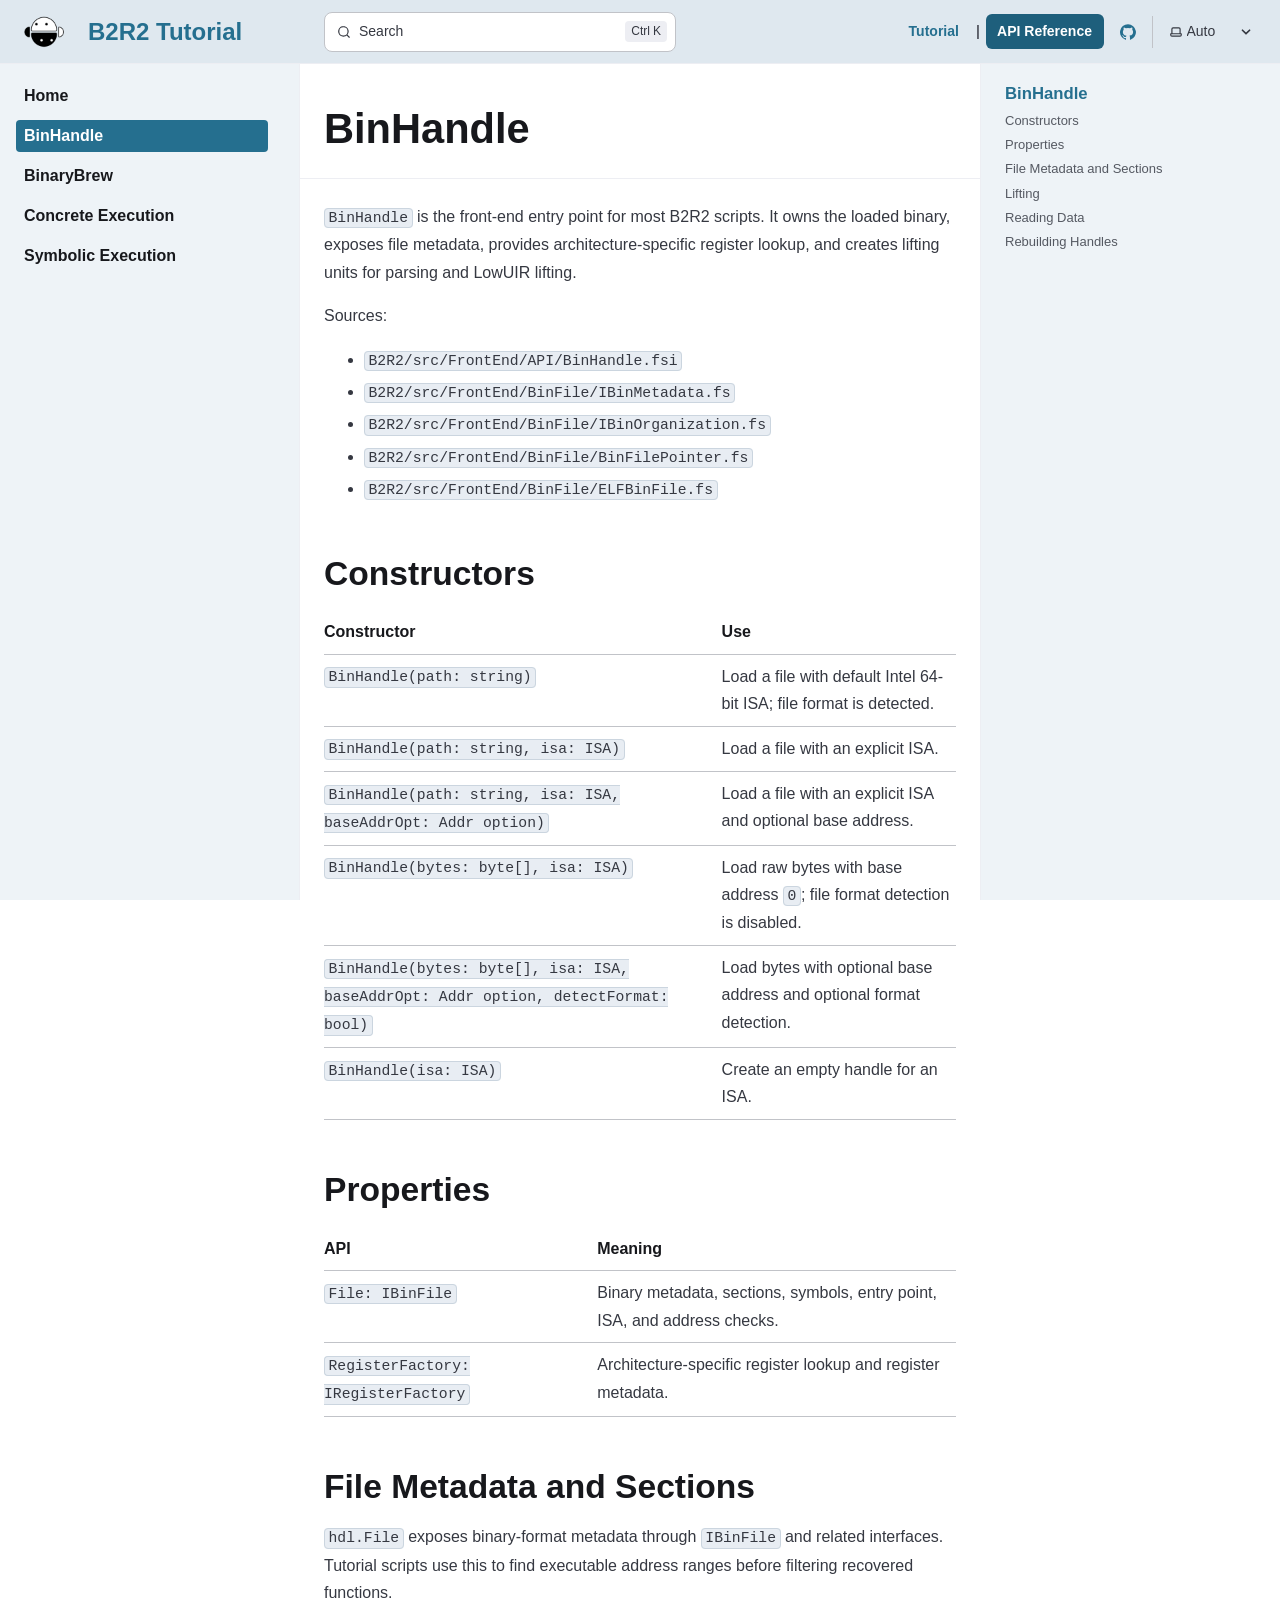
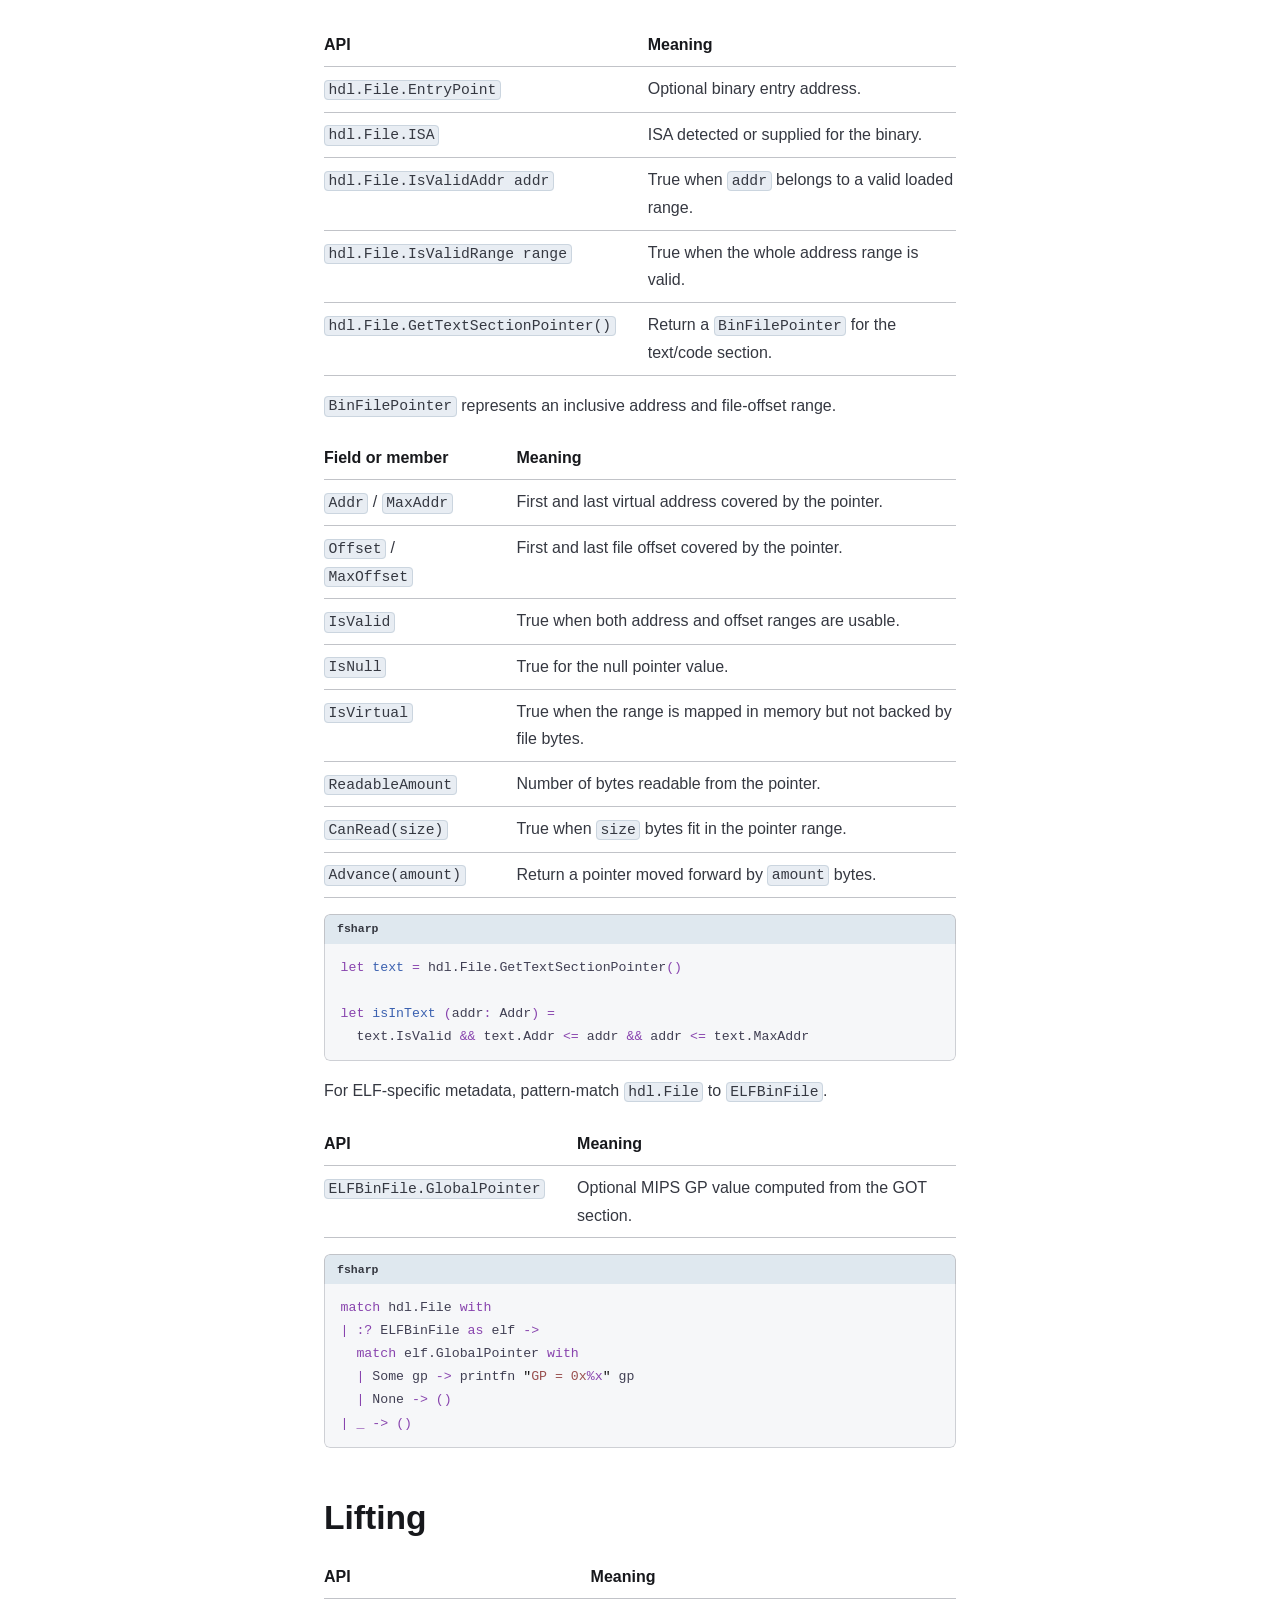
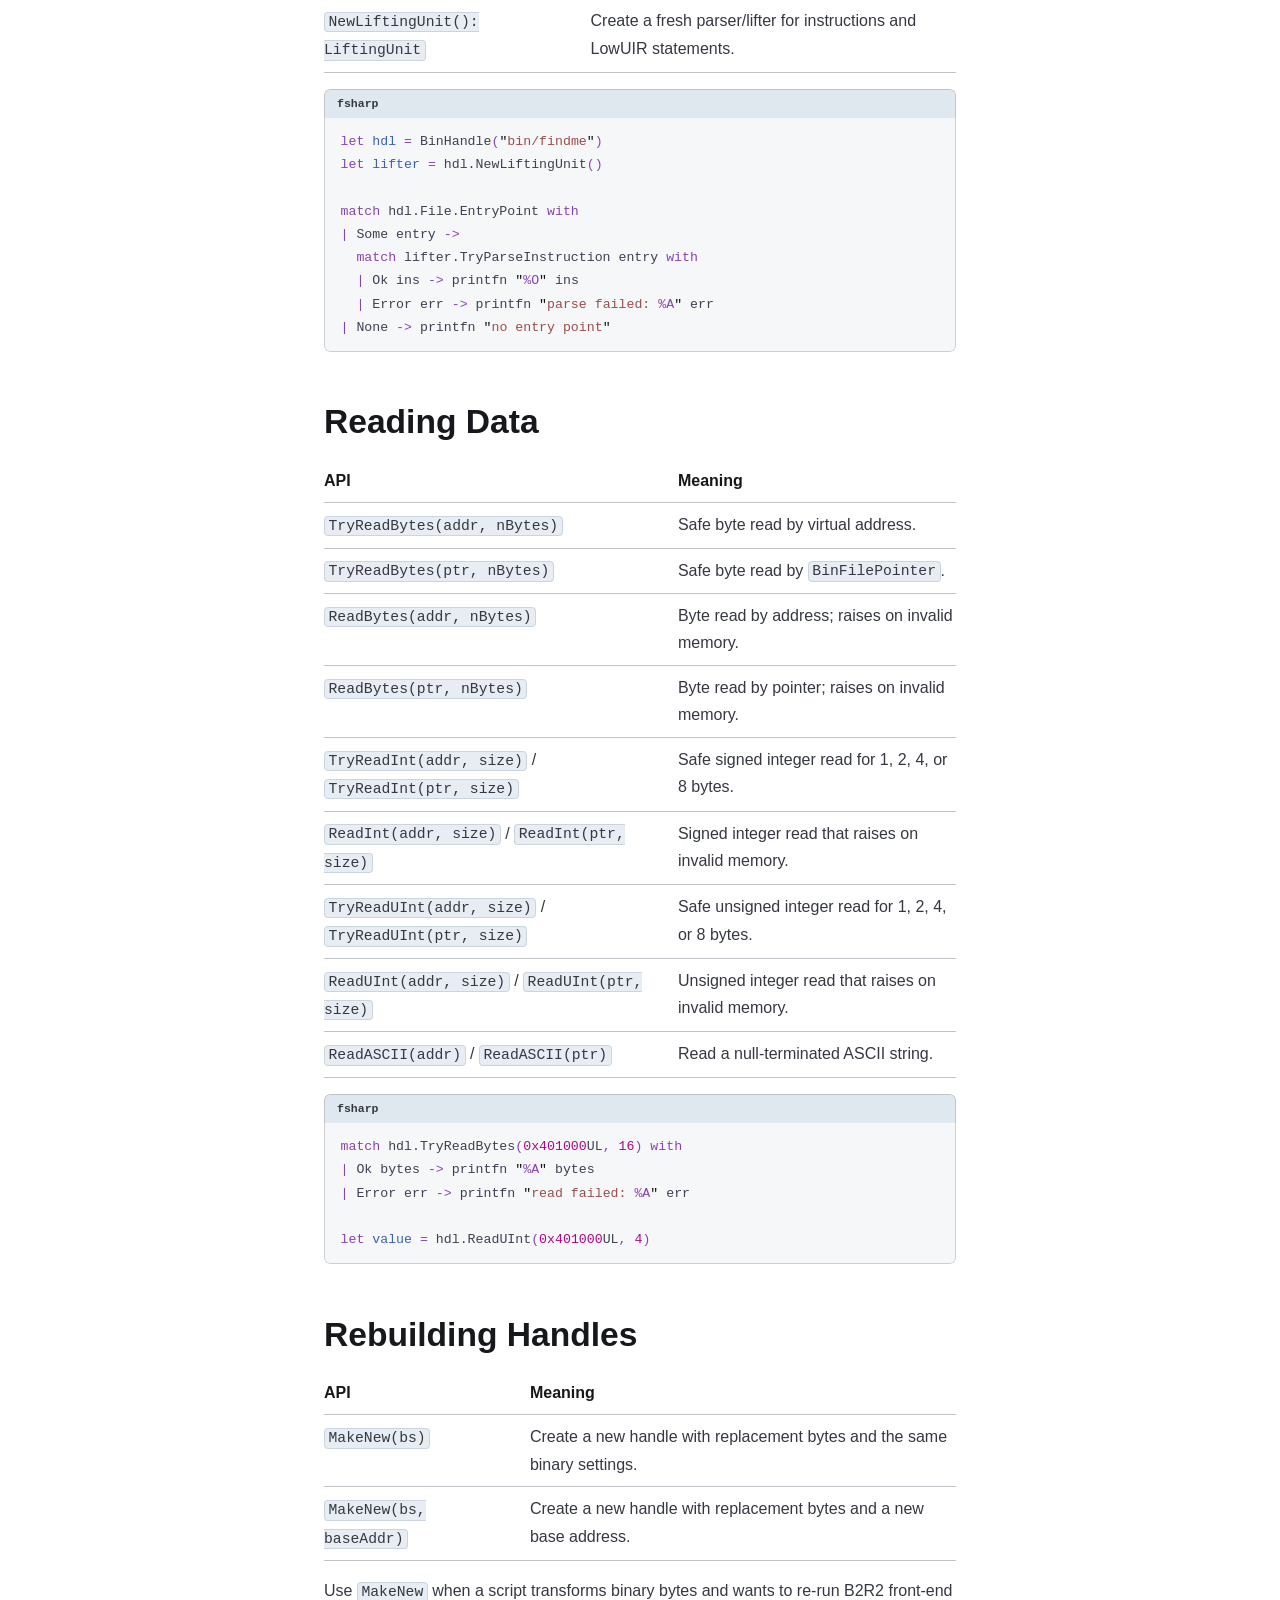
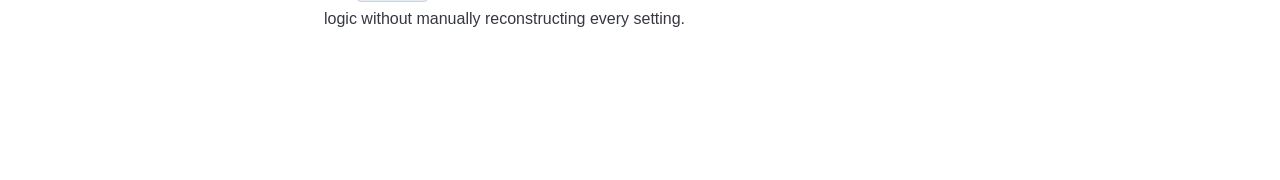
<file: tutorial-icst2026/api-reference/binhandle/index.html>
<!DOCTYPE html><html lang="en" dir="ltr" data-theme="dark" data-has-toc data-has-sidebar class="astro-bguv2lll"> <head><meta charset="utf-8"/><meta name="viewport" content="width=device-width, initial-scale=1"/><title>BinHandle | B2R2 Tutorial</title><link rel="canonical" href="https://b2r2.org/tutorial-icst2026/api-reference/binhandle/"/><link rel="sitemap" href="/tutorial-icst2026/sitemap-index.xml"/><script>
            (() => {
              let ticking = false;
              let tocObserver;
              let suppressTocMutation = false;
              let tocStepTimer;

              const getToc = () => document.querySelector('.right-sidebar-panel starlight-toc');

              const syncTocTitle = (toc) => {
                const pageTitle = document.getElementById('_top')?.textContent?.trim();
                const topLinkText = toc.querySelector('a[href="#_top"] span');
                if (pageTitle && topLinkText) {
                  topLinkText.textContent = pageTitle;
                }
              };

              const setCurrentTocLink = (links, nextCurrent) => {
                if (!nextCurrent) return;
                suppressTocMutation = true;
                links.forEach((link) => {
                  if (link === nextCurrent) {
                    if (link.getAttribute('aria-current') !== 'true') {
                      link.setAttribute('aria-current', 'true');
                    }
                  } else if (link.hasAttribute('aria-current')) {
                    link.removeAttribute('aria-current');
                  }
                });
                requestAnimationFrame(() => {
                  suppressTocMutation = false;
                });
              };

              const getLinkTarget = (link) => {
                const href = link.getAttribute('href');
                if (!href || !href.startsWith('#')) return null;

                try {
                  return document.getElementById(decodeURIComponent(href.slice(1)));
                } catch {
                  return document.getElementById(href.slice(1));
                }
              };

              const findCurrentSectionLink = (topLink, sectionLinks) => {
                let current = topLink;
                const activationLine = Math.min(160, window.innerHeight * 0.28);

                for (const link of sectionLinks) {
                  const target = getLinkTarget(link);
                  if (!target) continue;
                  if (target.getBoundingClientRect().top <= activationLine) {
                    current = link;
                  } else {
                    break;
                  }
                }

                return current;
              };

              const keepTocProgressSequential = (orderedLinks, desiredLink) => {
                if (!desiredLink) return { link: desiredLink, stepped: false };

                const currentLink = orderedLinks.find((link) => link.getAttribute('aria-current') === 'true');
                if (!currentLink) return { link: desiredLink, stepped: false };

                const currentIndex = orderedLinks.indexOf(currentLink);
                const desiredIndex = orderedLinks.indexOf(desiredLink);
                if (currentIndex === -1 || desiredIndex === -1) return { link: desiredLink, stepped: false };

                const distance = desiredIndex - currentIndex;
                if (Math.abs(distance) <= 1) return { link: desiredLink, stepped: false };

                return {
                  link: orderedLinks[currentIndex + Math.sign(distance)],
                  stepped: true
                };
              };

              const normalizeTocCurrent = () => {
                ticking = false;

                const doc = document.documentElement;
                const nearPageTop = window.scrollY <= 8;
                const nearPageEnd = window.scrollY + window.innerHeight >= doc.scrollHeight - 8;

                const toc = getToc();
                if (!toc) return;
                observeToc();

                syncTocTitle(toc);

                const links = Array.from(toc.querySelectorAll('a[href^="#"]'));
                if (links.length === 0) return;

                const visibleLinks = links.filter((link) => link.offsetParent !== null);
                const topLink = links.find((link) => link.getAttribute('href') === '#_top');
                const sectionLinks = visibleLinks.filter((link) => link.getAttribute('href') !== '#_top');

                const orderedLinks = topLink ? [topLink, ...sectionLinks] : sectionLinks;

                let nextCurrent = findCurrentSectionLink(topLink, sectionLinks);
                if (nearPageTop) {
                  nextCurrent = topLink;
                } else if (nearPageEnd) {
                  nextCurrent = sectionLinks[sectionLinks.length - 1];
                }

                const sequentialCurrent = keepTocProgressSequential(orderedLinks, nextCurrent);
                setCurrentTocLink(links, sequentialCurrent.link);

                if (sequentialCurrent.stepped) {
                  window.clearTimeout(tocStepTimer);
                  tocStepTimer = window.setTimeout(scheduleTocUpdate, 120);
                }
              };

              const scheduleTocUpdate = () => {
                if (ticking) return;
                ticking = true;
                requestAnimationFrame(normalizeTocCurrent);
              };

              const observeToc = () => {
                const toc = getToc();
                if (!toc || tocObserver) return;

                tocObserver = new MutationObserver(() => {
                  if (!suppressTocMutation) {
                    scheduleTocUpdate();
                  }
                });
                tocObserver.observe(toc, {
                  attributes: true,
                  attributeFilter: ['aria-current'],
                  subtree: true
                });
              };

              window.addEventListener('scroll', scheduleTocUpdate, { passive: true });
              window.addEventListener('resize', scheduleTocUpdate);
              window.addEventListener('load', () => {
                observeToc();
                scheduleTocUpdate();
              });
              document.addEventListener('DOMContentLoaded', () => {
                observeToc();
                scheduleTocUpdate();
              });
            })();
          </script><link rel="shortcut icon" href="/tutorial-icst2026/favicon.svg" type="image/svg+xml"/><meta name="generator" content="Astro v6.3.3"/><meta name="generator" content="Starlight v0.39.2"/><meta property="og:title" content="BinHandle"/><meta property="og:type" content="article"/><meta property="og:url" content="https://b2r2.org/tutorial-icst2026/api-reference/binhandle/"/><meta property="og:locale" content="en"/><meta property="og:description" content="API reference for opening binaries and reading target bytes."/><meta property="og:site_name" content="B2R2 Tutorial"/><meta name="twitter:card" content="summary_large_image"/><meta name="description" content="API reference for opening binaries and reading target bytes."/><script>
	window.StarlightThemeProvider = (() => {
		const storedTheme =
			typeof localStorage !== 'undefined' && localStorage.getItem('starlight-theme');
		const theme =
			storedTheme ||
			(window.matchMedia('(prefers-color-scheme: light)').matches ? 'light' : 'dark');
		document.documentElement.dataset.theme = theme === 'light' ? 'light' : 'dark';
		return {
			updatePickers(theme = storedTheme || 'auto') {
				document.querySelectorAll('starlight-theme-select').forEach((picker) => {
					const select = picker.querySelector('select');
					if (select) select.value = theme;
					/** @type {HTMLTemplateElement | null} */
					const tmpl = document.querySelector(`#theme-icons`);
					const newIcon = tmpl && tmpl.content.querySelector('.' + theme);
					if (newIcon) {
						const oldIcon = picker.querySelector('svg.label-icon');
						if (oldIcon) {
							oldIcon.replaceChildren(...newIcon.cloneNode(true).childNodes);
						}
					}
				});
			},
		};
	})();
</script><template id="theme-icons"><svg aria-hidden="true" class="light astro-c6vsoqas" width="16" height="16" viewBox="0 0 24 24" fill="currentColor" style="--sl-icon-size: 1em;"><path d="M5 12a1 1 0 0 0-1-1H3a1 1 0 0 0 0 2h1a1 1 0 0 0 1-1Zm.64 5-.71.71a1 1 0 0 0 0 1.41 1 1 0 0 0 1.41 0l.71-.71A1 1 0 0 0 5.64 17ZM12 5a1 1 0 0 0 1-1V3a1 1 0 0 0-2 0v1a1 1 0 0 0 1 1Zm5.66 2.34a1 1 0 0 0 .7-.29l.71-.71a1 1 0 1 0-1.41-1.41l-.66.71a1 1 0 0 0 0 1.41 1 1 0 0 0 .66.29Zm-12-.29a1 1 0 0 0 1.41 0 1 1 0 0 0 0-1.41l-.71-.71a1.004 1.004 0 1 0-1.43 1.41l.73.71ZM21 11h-1a1 1 0 0 0 0 2h1a1 1 0 0 0 0-2Zm-2.64 6A1 1 0 0 0 17 18.36l.71.71a1 1 0 0 0 1.41 0 1 1 0 0 0 0-1.41l-.76-.66ZM12 6.5a5.5 5.5 0 1 0 5.5 5.5A5.51 5.51 0 0 0 12 6.5Zm0 9a3.5 3.5 0 1 1 0-7 3.5 3.5 0 0 1 0 7Zm0 3.5a1 1 0 0 0-1 1v1a1 1 0 0 0 2 0v-1a1 1 0 0 0-1-1Z"/></svg><svg aria-hidden="true" class="dark astro-c6vsoqas" width="16" height="16" viewBox="0 0 24 24" fill="currentColor" style="--sl-icon-size: 1em;"><path d="M21.64 13a1 1 0 0 0-1.05-.14 8.049 8.049 0 0 1-3.37.73 8.15 8.15 0 0 1-8.14-8.1 8.59 8.59 0 0 1 .25-2A1 1 0 0 0 8 2.36a10.14 10.14 0 1 0 14 11.69 1 1 0 0 0-.36-1.05Zm-9.5 6.69A8.14 8.14 0 0 1 7.08 5.22v.27a10.15 10.15 0 0 0 10.14 10.14 9.784 9.784 0 0 0 2.1-.22 8.11 8.11 0 0 1-7.18 4.32v-.04Z"/></svg><svg aria-hidden="true" class="auto astro-c6vsoqas" width="16" height="16" viewBox="0 0 24 24" fill="currentColor" style="--sl-icon-size: 1em;"><path d="M21 14h-1V7a3 3 0 0 0-3-3H7a3 3 0 0 0-3 3v7H3a1 1 0 0 0-1 1v2a3 3 0 0 0 3 3h14a3 3 0 0 0 3-3v-2a1 1 0 0 0-1-1ZM6 7a1 1 0 0 1 1-1h10a1 1 0 0 1 1 1v7H6V7Zm14 10a1 1 0 0 1-1 1H5a1 1 0 0 1-1-1v-1h16v1Z"/></svg></template><link rel="stylesheet" href="/tutorial-icst2026/_astro/print.DNXP8c50.css" media="print"><link rel="stylesheet" href="/tutorial-icst2026/_astro/common.BatnFhkY.css"><script type="module" src="/tutorial-icst2026/_astro/page.B_tncCx8.js"></script></head> <body class="astro-bguv2lll"> <a href="#_top" class="astro-7q3lir66">Skip to content</a> <div class="page sl-flex astro-vrdttmbt"> <header class="header astro-vrdttmbt"><div class="header astro-3ef6ksr2"> <div class="title-wrapper sl-flex astro-3ef6ksr2"> <a href="/tutorial-icst2026/" class="site-title sl-flex astro-m46x6ez3">  <img class="astro-m46x6ez3" alt="B2R2 logo" src="/tutorial-icst2026/_astro/b2r2-240x240.DTaXsLfQ.png" width="240" height="240">  <span class="astro-m46x6ez3" translate="no"> B2R2 Tutorial </span> </a> </div> <div class="sl-flex print:hidden astro-3ef6ksr2"> <site-search class="astro-3ef6ksr2 astro-v37mnknz" data-translations="{&quot;placeholder&quot;:&quot;Search&quot;}"> <button data-open-modal disabled aria-label="Search" aria-keyshortcuts="Control+K" class="astro-v37mnknz"> <svg aria-hidden="true" class="astro-v37mnknz astro-c6vsoqas" width="16" height="16" viewBox="0 0 24 24" fill="currentColor" style="--sl-icon-size: 1em;"><path d="M21.71 20.29 18 16.61A9 9 0 1 0 16.61 18l3.68 3.68a.999.999 0 0 0 1.42 0 1 1 0 0 0 0-1.39ZM11 18a7 7 0 1 1 0-14 7 7 0 0 1 0 14Z"/></svg> <span class="sl-hidden md:sl-block astro-v37mnknz" aria-hidden="true">Search</span> <kbd class="sl-hidden md:sl-flex astro-v37mnknz" style="display: none;"> <kbd class="astro-v37mnknz">Ctrl</kbd><kbd class="astro-v37mnknz">K</kbd> </kbd> </button> <dialog style="padding:0" aria-label="Search" class="astro-v37mnknz"> <div class="dialog-frame sl-flex astro-v37mnknz">  <button data-close-modal class="sl-flex md:sl-hidden astro-v37mnknz"> Cancel </button> <div class="search-container astro-v37mnknz"> <div id="starlight__search" class="astro-v37mnknz"></div> </div> </div> </dialog> </site-search>  <script>
	(() => {
		const openBtn = document.querySelector('button[data-open-modal]');
		const shortcut = openBtn?.querySelector('kbd');
		if (!openBtn || !(shortcut instanceof HTMLElement)) return;
		const platformKey = shortcut.querySelector('kbd');
		if (platformKey && /(Mac|iPhone|iPod|iPad)/i.test(navigator.platform)) {
			platformKey.textContent = '⌘';
			openBtn.setAttribute('aria-keyshortcuts', 'Meta+K');
		}
		shortcut.style.display = '';
	})();
</script> <script type="module" src="/tutorial-icst2026/_astro/Search.astro_astro_type_script_index_0_lang.DRrH9zrU.js"></script>  </div> <div class="sl-hidden md:sl-flex print:hidden right-group astro-3ef6ksr2"> <nav class="section-switcher astro-3ef6ksr2" aria-label="Documentation sections"> <a href="/tutorial-icst2026/" class="section-switcher__link astro-3ef6ksr2">
Tutorial
</a> <span class="section-switcher__separator astro-3ef6ksr2" aria-hidden="true">|</span> <a href="/tutorial-icst2026/api-reference/" class="section-switcher__link active astro-3ef6ksr2" aria-current="location">
API Reference
</a> </nav> <div class="sl-flex social-icons astro-3ef6ksr2"> <a href="https://github.com/B2R2-org/B2R2" rel="me" class="sl-flex astro-wy4te6ga"><span class="sr-only astro-wy4te6ga">B2R2 on GitHub</span><svg aria-hidden="true" class="astro-wy4te6ga astro-c6vsoqas" width="16" height="16" viewBox="0 0 24 24" fill="currentColor" style="--sl-icon-size: 1em;"><path d="M12 .3a12 12 0 0 0-3.8 23.38c.6.12.83-.26.83-.57L9 21.07c-3.34.72-4.04-1.61-4.04-1.61-.55-1.39-1.34-1.76-1.34-1.76-1.08-.74.09-.73.09-.73 1.2.09 1.83 1.24 1.83 1.24 1.08 1.83 2.81 1.3 3.5 1 .1-.78.42-1.31.76-1.61-2.67-.3-5.47-1.33-5.47-5.93 0-1.31.47-2.38 1.24-3.22-.14-.3-.54-1.52.1-3.18 0 0 1-.32 3.3 1.23a11.5 11.5 0 0 1 6 0c2.28-1.55 3.29-1.23 3.29-1.23.64 1.66.24 2.88.12 3.18a4.65 4.65 0 0 1 1.23 3.22c0 4.61-2.8 5.63-5.48 5.92.42.36.81 1.1.81 2.22l-.01 3.29c0 .31.2.69.82.57A12 12 0 0 0 12 .3Z"/></svg></a> </div> <starlight-theme-select>  <label style="--sl-select-width: 6.25em" class="astro-4yphtoen"> <span class="sr-only astro-4yphtoen">Select theme</span> <svg aria-hidden="true" class="icon label-icon astro-4yphtoen astro-c6vsoqas" width="16" height="16" viewBox="0 0 24 24" fill="currentColor" style="--sl-icon-size: 1em;"><path d="M21 14h-1V7a3 3 0 0 0-3-3H7a3 3 0 0 0-3 3v7H3a1 1 0 0 0-1 1v2a3 3 0 0 0 3 3h14a3 3 0 0 0 3-3v-2a1 1 0 0 0-1-1ZM6 7a1 1 0 0 1 1-1h10a1 1 0 0 1 1 1v7H6V7Zm14 10a1 1 0 0 1-1 1H5a1 1 0 0 1-1-1v-1h16v1Z"/></svg> <select autocomplete="off" class="astro-4yphtoen"> <option value="dark" class="astro-4yphtoen">Dark</option><option value="light" class="astro-4yphtoen">Light</option><option value="auto" selected class="astro-4yphtoen">Auto</option> </select> <svg aria-hidden="true" class="icon caret astro-4yphtoen astro-c6vsoqas" width="16" height="16" viewBox="0 0 24 24" fill="currentColor" style="--sl-icon-size: 1em;"><path d="M17 9.17a1 1 0 0 0-1.41 0L12 12.71 8.46 9.17a1 1 0 1 0-1.41 1.42l4.24 4.24a1.002 1.002 0 0 0 1.42 0L17 10.59a1.002 1.002 0 0 0 0-1.42Z"/></svg> </label> </starlight-theme-select>  <script>
	StarlightThemeProvider.updatePickers();
</script> <script type="module">const r="starlight-theme",o=e=>e==="auto"||e==="dark"||e==="light"?e:"auto",c=()=>o(typeof localStorage<"u"&&localStorage.getItem(r));function n(e){typeof localStorage<"u"&&localStorage.setItem(r,e==="light"||e==="dark"?e:"")}const l=()=>matchMedia("(prefers-color-scheme: light)").matches?"light":"dark";function t(e){StarlightThemeProvider.updatePickers(e),document.documentElement.dataset.theme=e==="auto"?l():e,n(e)}matchMedia("(prefers-color-scheme: light)").addEventListener("change",()=>{c()==="auto"&&t("auto")});class s extends HTMLElement{constructor(){super(),t(c()),this.querySelector("select")?.addEventListener("change",a=>{a.currentTarget instanceof HTMLSelectElement&&t(o(a.currentTarget.value))})}}customElements.define("starlight-theme-select",s);</script> <script type="module">class s extends HTMLElement{constructor(){super();const e=this.querySelector("select");e&&(e.addEventListener("change",t=>{t.currentTarget instanceof HTMLSelectElement&&(window.location.pathname=t.currentTarget.value)}),window.addEventListener("pageshow",t=>{if(!t.persisted)return;const n=e.querySelector("option[selected]")?.index;n!==e.selectedIndex&&(e.selectedIndex=n??0)}))}}customElements.define("starlight-lang-select",s);</script> </div> </div></header> <nav class="sidebar print:hidden astro-vrdttmbt" aria-label="Main"> <starlight-menu-button class="print:hidden astro-jif73yzw"> <button aria-expanded="false" aria-label="Menu" aria-controls="starlight__sidebar" class="sl-flex md:sl-hidden astro-jif73yzw"> <svg aria-hidden="true" class="open-menu astro-jif73yzw astro-c6vsoqas" width="16" height="16" viewBox="0 0 24 24" fill="currentColor" style="--sl-icon-size: 1em;"><path d="M3 8h18a1 1 0 1 0 0-2H3a1 1 0 0 0 0 2Zm18 8H3a1 1 0 0 0 0 2h18a1 1 0 0 0 0-2Zm0-5H3a1 1 0 0 0 0 2h18a1 1 0 0 0 0-2Z"/></svg> <svg aria-hidden="true" class="close-menu astro-jif73yzw astro-c6vsoqas" width="16" height="16" viewBox="0 0 24 24" fill="currentColor" style="--sl-icon-size: 1em;"><path d="m13.41 12 6.3-6.29a1.004 1.004 0 1 0-1.42-1.42L12 10.59l-6.29-6.3a1.004 1.004 0 0 0-1.42 1.42l6.3 6.29-6.3 6.29a1 1 0 0 0 0 1.42.998.998 0 0 0 1.42 0l6.29-6.3 6.29 6.3a.999.999 0 0 0 1.42 0 1 1 0 0 0 0-1.42L13.41 12Z"/></svg> </button> </starlight-menu-button> <script type="module">class s extends HTMLElement{constructor(){super(),this.btn=this.querySelector("button"),this.btn.addEventListener("click",()=>this.toggleExpanded());const t=this.closest("nav");t&&t.addEventListener("keyup",e=>this.closeOnEscape(e))}setExpanded(t){this.setAttribute("aria-expanded",String(t)),document.body.toggleAttribute("data-mobile-menu-expanded",t)}toggleExpanded(){this.setExpanded(this.getAttribute("aria-expanded")!=="true")}closeOnEscape(t){t.code==="Escape"&&(this.setExpanded(!1),this.btn.focus())}}customElements.define("starlight-menu-button",s);</script>  <div id="starlight__sidebar" class="sidebar-pane astro-vrdttmbt"> <div class="sidebar-content sl-flex astro-vrdttmbt"> <sl-sidebar-state-persist data-hash="15bhkya" class="astro-kku4brbg"> <script aria-hidden="true">
		(() => {
			try {
				if (!matchMedia('(min-width: 50em)').matches) return;
				/** @type {HTMLElement | null} */
				const target = document.querySelector('sl-sidebar-state-persist');
				const state = JSON.parse(sessionStorage.getItem('sl-sidebar-state') || '0');
				if (!target || !state || target.dataset.hash !== state.hash) return;
				window._starlightScrollRestore = state.scroll;
				customElements.define(
					'sl-sidebar-restore',
					class SidebarRestore extends HTMLElement {
						connectedCallback() {
							try {
								const idx = parseInt(this.dataset.index || '');
								const details = this.closest('details');
								if (details && typeof state.open[idx] === 'boolean') details.open = state.open[idx];
							} catch {}
						}
					}
				);
			} catch {}
		})();
	</script>  <ul class="top-level astro-3ii7xxms"> <li class="astro-3ii7xxms"> <a href="/tutorial-icst2026/api-reference/" class="large astro-3ii7xxms"> <span class="astro-3ii7xxms">Home</span>  </a> </li><li class="astro-3ii7xxms"> <a href="/tutorial-icst2026/api-reference/binhandle/" aria-current="page" class="large astro-3ii7xxms"> <span class="astro-3ii7xxms">BinHandle</span>  </a> </li><li class="astro-3ii7xxms"> <a href="/tutorial-icst2026/api-reference/binarybrew/" class="large astro-3ii7xxms"> <span class="astro-3ii7xxms">BinaryBrew</span>  </a> </li><li class="astro-3ii7xxms"> <a href="/tutorial-icst2026/api-reference/concrete-execution/" class="large astro-3ii7xxms"> <span class="astro-3ii7xxms">Concrete Execution</span>  </a> </li><li class="astro-3ii7xxms"> <a href="/tutorial-icst2026/api-reference/symbolic-execution/" class="large astro-3ii7xxms"> <span class="astro-3ii7xxms">Symbolic Execution</span>  </a> </li> </ul>  <script aria-hidden="true">
		(() => {
			const scroller = document.getElementById('starlight__sidebar');
			if (!window._starlightScrollRestore || !scroller) return;
			scroller.scrollTop = window._starlightScrollRestore;
			delete window._starlightScrollRestore;
		})();
	</script> </sl-sidebar-state-persist> <div class="md:sl-hidden"> <div class="mobile-preferences sl-flex astro-wu23bvmt"> <div class="social-icons astro-wu23bvmt"> <a href="https://github.com/B2R2-org/B2R2" rel="me" class="sl-flex astro-wy4te6ga"><span class="sr-only astro-wy4te6ga">B2R2 on GitHub</span><svg aria-hidden="true" class="astro-wy4te6ga astro-c6vsoqas" width="16" height="16" viewBox="0 0 24 24" fill="currentColor" style="--sl-icon-size: 1em;"><path d="M12 .3a12 12 0 0 0-3.8 23.38c.6.12.83-.26.83-.57L9 21.07c-3.34.72-4.04-1.61-4.04-1.61-.55-1.39-1.34-1.76-1.34-1.76-1.08-.74.09-.73.09-.73 1.2.09 1.83 1.24 1.83 1.24 1.08 1.83 2.81 1.3 3.5 1 .1-.78.42-1.31.76-1.61-2.67-.3-5.47-1.33-5.47-5.93 0-1.31.47-2.38 1.24-3.22-.14-.3-.54-1.52.1-3.18 0 0 1-.32 3.3 1.23a11.5 11.5 0 0 1 6 0c2.28-1.55 3.29-1.23 3.29-1.23.64 1.66.24 2.88.12 3.18a4.65 4.65 0 0 1 1.23 3.22c0 4.61-2.8 5.63-5.48 5.92.42.36.81 1.1.81 2.22l-.01 3.29c0 .31.2.69.82.57A12 12 0 0 0 12 .3Z"/></svg></a> </div> <starlight-theme-select>  <label style="--sl-select-width: 6.25em" class="astro-4yphtoen"> <span class="sr-only astro-4yphtoen">Select theme</span> <svg aria-hidden="true" class="icon label-icon astro-4yphtoen astro-c6vsoqas" width="16" height="16" viewBox="0 0 24 24" fill="currentColor" style="--sl-icon-size: 1em;"><path d="M21 14h-1V7a3 3 0 0 0-3-3H7a3 3 0 0 0-3 3v7H3a1 1 0 0 0-1 1v2a3 3 0 0 0 3 3h14a3 3 0 0 0 3-3v-2a1 1 0 0 0-1-1ZM6 7a1 1 0 0 1 1-1h10a1 1 0 0 1 1 1v7H6V7Zm14 10a1 1 0 0 1-1 1H5a1 1 0 0 1-1-1v-1h16v1Z"/></svg> <select autocomplete="off" class="astro-4yphtoen"> <option value="dark" class="astro-4yphtoen">Dark</option><option value="light" class="astro-4yphtoen">Light</option><option value="auto" selected class="astro-4yphtoen">Auto</option> </select> <svg aria-hidden="true" class="icon caret astro-4yphtoen astro-c6vsoqas" width="16" height="16" viewBox="0 0 24 24" fill="currentColor" style="--sl-icon-size: 1em;"><path d="M17 9.17a1 1 0 0 0-1.41 0L12 12.71 8.46 9.17a1 1 0 1 0-1.41 1.42l4.24 4.24a1.002 1.002 0 0 0 1.42 0L17 10.59a1.002 1.002 0 0 0 0-1.42Z"/></svg> </label> </starlight-theme-select>  <script>
	StarlightThemeProvider.updatePickers();
</script>   </div> </div> </div> </div> </nav> <div class="main-frame astro-vrdttmbt">  <script type="module">const a=document.getElementById("starlight__sidebar"),n=a?.querySelector("sl-sidebar-state-persist"),o="sl-sidebar-state",i=()=>{let t=[];const e=n?.dataset.hash||"";try{const s=sessionStorage.getItem(o),r=JSON.parse(s||"{}");Array.isArray(r.open)&&r.hash===e&&(t=r.open)}catch{}return{hash:e,open:t,scroll:a?.scrollTop||0}},c=t=>{try{sessionStorage.setItem(o,JSON.stringify(t))}catch{}},d=()=>c(i()),l=(t,e)=>{const s=i();s.open[e]=t,c(s)};n?.addEventListener("click",t=>{if(!(t.target instanceof Element))return;const e=t.target.closest("summary")?.closest("details");if(!e)return;const s=e.querySelector("sl-sidebar-restore"),r=parseInt(s?.dataset.index||"");isNaN(r)||l(!e.open,r)});addEventListener("visibilitychange",()=>{document.visibilityState==="hidden"&&d()});addEventListener("pageHide",d);</script> <div class="lg:sl-flex astro-67yu43on"> <aside class="right-sidebar-container print:hidden astro-67yu43on"> <div class="right-sidebar astro-67yu43on"> <div class="lg:sl-hidden astro-pb3aqygn"><mobile-starlight-toc data-min-h="2" data-max-h="3" class="astro-doynk5tl"><nav aria-labelledby="starlight__on-this-page--mobile" class="astro-doynk5tl"><details id="starlight__mobile-toc" class="astro-doynk5tl"><summary id="starlight__on-this-page--mobile" class="sl-flex astro-doynk5tl"><span class="toggle sl-flex astro-doynk5tl">On this page<svg aria-hidden="true" class="caret astro-doynk5tl astro-c6vsoqas" width="16" height="16" viewBox="0 0 24 24" fill="currentColor" style="--sl-icon-size: 1rem;"><path d="m14.83 11.29-4.24-4.24a1 1 0 1 0-1.42 1.41L12.71 12l-3.54 3.54a1 1 0 0 0 0 1.41 1 1 0 0 0 .71.29 1 1 0 0 0 .71-.29l4.24-4.24a1.002 1.002 0 0 0 0-1.42Z"/></svg></span><span class="display-current astro-doynk5tl"></span></summary><div class="dropdown astro-doynk5tl"><ul class="isMobile astro-gnoq344e" style="--depth: 0;"> <li class="astro-gnoq344e" style="--depth: 0;"> <a href="#_top" class="astro-gnoq344e" style="--depth: 0;"> <span class="astro-gnoq344e" style="--depth: 0;">Overview</span> </a>  </li><li class="astro-gnoq344e" style="--depth: 0;"> <a href="#constructors" class="astro-gnoq344e" style="--depth: 0;"> <span class="astro-gnoq344e" style="--depth: 0;">Constructors</span> </a>  </li><li class="astro-gnoq344e" style="--depth: 0;"> <a href="#properties" class="astro-gnoq344e" style="--depth: 0;"> <span class="astro-gnoq344e" style="--depth: 0;">Properties</span> </a>  </li><li class="astro-gnoq344e" style="--depth: 0;"> <a href="#file-metadata-and-sections" class="astro-gnoq344e" style="--depth: 0;"> <span class="astro-gnoq344e" style="--depth: 0;">File Metadata and Sections</span> </a>  </li><li class="astro-gnoq344e" style="--depth: 0;"> <a href="#lifting" class="astro-gnoq344e" style="--depth: 0;"> <span class="astro-gnoq344e" style="--depth: 0;">Lifting</span> </a>  </li><li class="astro-gnoq344e" style="--depth: 0;"> <a href="#reading-data" class="astro-gnoq344e" style="--depth: 0;"> <span class="astro-gnoq344e" style="--depth: 0;">Reading Data</span> </a>  </li><li class="astro-gnoq344e" style="--depth: 0;"> <a href="#rebuilding-handles" class="astro-gnoq344e" style="--depth: 0;"> <span class="astro-gnoq344e" style="--depth: 0;">Rebuilding Handles</span> </a>  </li> </ul></div></details></nav></mobile-starlight-toc><script type="module" src="/tutorial-icst2026/_astro/MobileTableOfContents.astro_astro_type_script_index_0_lang.hwBsy0Mo.js"></script></div><div class="right-sidebar-panel sl-hidden lg:sl-block astro-pb3aqygn"><div class="sl-container astro-pb3aqygn"><starlight-toc data-min-h="2" data-max-h="3"><nav aria-labelledby="starlight__on-this-page"><h2 id="starlight__on-this-page">On this page</h2><ul class="astro-gnoq344e" style="--depth: 0;"> <li class="astro-gnoq344e" style="--depth: 0;"> <a href="#_top" class="astro-gnoq344e" style="--depth: 0;"> <span class="astro-gnoq344e" style="--depth: 0;">Overview</span> </a>  </li><li class="astro-gnoq344e" style="--depth: 0;"> <a href="#constructors" class="astro-gnoq344e" style="--depth: 0;"> <span class="astro-gnoq344e" style="--depth: 0;">Constructors</span> </a>  </li><li class="astro-gnoq344e" style="--depth: 0;"> <a href="#properties" class="astro-gnoq344e" style="--depth: 0;"> <span class="astro-gnoq344e" style="--depth: 0;">Properties</span> </a>  </li><li class="astro-gnoq344e" style="--depth: 0;"> <a href="#file-metadata-and-sections" class="astro-gnoq344e" style="--depth: 0;"> <span class="astro-gnoq344e" style="--depth: 0;">File Metadata and Sections</span> </a>  </li><li class="astro-gnoq344e" style="--depth: 0;"> <a href="#lifting" class="astro-gnoq344e" style="--depth: 0;"> <span class="astro-gnoq344e" style="--depth: 0;">Lifting</span> </a>  </li><li class="astro-gnoq344e" style="--depth: 0;"> <a href="#reading-data" class="astro-gnoq344e" style="--depth: 0;"> <span class="astro-gnoq344e" style="--depth: 0;">Reading Data</span> </a>  </li><li class="astro-gnoq344e" style="--depth: 0;"> <a href="#rebuilding-handles" class="astro-gnoq344e" style="--depth: 0;"> <span class="astro-gnoq344e" style="--depth: 0;">Rebuilding Handles</span> </a>  </li> </ul></nav></starlight-toc><script type="module" src="/tutorial-icst2026/_astro/TableOfContents.astro_astro_type_script_index_0_lang.FuRcXuRY.js"></script></div></div> </div> </aside> <div class="main-pane astro-67yu43on">  <main data-pagefind-body class="astro-bguv2lll" lang="en" dir="ltr">    <div class="content-panel astro-7nkwcw3z"> <div class="sl-container astro-7nkwcw3z"> <h1 id="_top" class="astro-j6tvhyss">BinHandle</h1> </div> </div> <div class="content-panel astro-7nkwcw3z"> <div class="sl-container astro-7nkwcw3z"> <div class="sl-markdown-content"> <p><code dir="auto">BinHandle</code> is the front-end entry point for most B2R2 scripts. It owns the
loaded binary, exposes file metadata, provides architecture-specific register
lookup, and creates lifting units for parsing and LowUIR lifting.</p>
<p>Sources:</p>
<ul>
<li><code dir="auto">B2R2/src/FrontEnd/API/BinHandle.fsi</code></li>
<li><code dir="auto">B2R2/src/FrontEnd/BinFile/IBinMetadata.fs</code></li>
<li><code dir="auto">B2R2/src/FrontEnd/BinFile/IBinOrganization.fs</code></li>
<li><code dir="auto">B2R2/src/FrontEnd/BinFile/BinFilePointer.fs</code></li>
<li><code dir="auto">B2R2/src/FrontEnd/BinFile/ELFBinFile.fs</code></li>
</ul>
<div class="sl-heading-wrapper level-h2"><h2 id="constructors">Constructors</h2><a class="sl-anchor-link" href="#constructors"><span aria-hidden="true" class="sl-anchor-icon"><svg width="16" height="16" viewBox="0 0 24 24"><path fill="currentcolor" d="m12.11 15.39-3.88 3.88a2.52 2.52 0 0 1-3.5 0 2.47 2.47 0 0 1 0-3.5l3.88-3.88a1 1 0 0 0-1.42-1.42l-3.88 3.89a4.48 4.48 0 0 0 6.33 6.33l3.89-3.88a1 1 0 1 0-1.42-1.42Zm8.58-12.08a4.49 4.49 0 0 0-6.33 0l-3.89 3.88a1 1 0 0 0 1.42 1.42l3.88-3.88a2.52 2.52 0 0 1 3.5 0 2.47 2.47 0 0 1 0 3.5l-3.88 3.88a1 1 0 1 0 1.42 1.42l3.88-3.89a4.49 4.49 0 0 0 0-6.33ZM8.83 15.17a1 1 0 0 0 1.1.22 1 1 0 0 0 .32-.22l4.92-4.92a1 1 0 0 0-1.42-1.42l-4.92 4.92a1 1 0 0 0 0 1.42Z"></path></svg></span><span class="sr-only" data-pagefind-ignore="">Section titled “Constructors”</span></a></div>

































<table><thead><tr><th>Constructor</th><th>Use</th></tr></thead><tbody><tr><td><code dir="auto">BinHandle(path: string)</code></td><td>Load a file with default Intel 64-bit ISA; file format is detected.</td></tr><tr><td><code dir="auto">BinHandle(path: string, isa: ISA)</code></td><td>Load a file with an explicit ISA.</td></tr><tr><td><code dir="auto">BinHandle(path: string, isa: ISA, baseAddrOpt: Addr option)</code></td><td>Load a file with an explicit ISA and optional base address.</td></tr><tr><td><code dir="auto">BinHandle(bytes: byte[], isa: ISA)</code></td><td>Load raw bytes with base address <code dir="auto">0</code>; file format detection is disabled.</td></tr><tr><td><code dir="auto">BinHandle(bytes: byte[], isa: ISA, baseAddrOpt: Addr option, detectFormat: bool)</code></td><td>Load bytes with optional base address and optional format detection.</td></tr><tr><td><code dir="auto">BinHandle(isa: ISA)</code></td><td>Create an empty handle for an ISA.</td></tr></tbody></table>
<div class="sl-heading-wrapper level-h2"><h2 id="properties">Properties</h2><a class="sl-anchor-link" href="#properties"><span aria-hidden="true" class="sl-anchor-icon"><svg width="16" height="16" viewBox="0 0 24 24"><path fill="currentcolor" d="m12.11 15.39-3.88 3.88a2.52 2.52 0 0 1-3.5 0 2.47 2.47 0 0 1 0-3.5l3.88-3.88a1 1 0 0 0-1.42-1.42l-3.88 3.89a4.48 4.48 0 0 0 6.33 6.33l3.89-3.88a1 1 0 1 0-1.42-1.42Zm8.58-12.08a4.49 4.49 0 0 0-6.33 0l-3.89 3.88a1 1 0 0 0 1.42 1.42l3.88-3.88a2.52 2.52 0 0 1 3.5 0 2.47 2.47 0 0 1 0 3.5l-3.88 3.88a1 1 0 1 0 1.42 1.42l3.88-3.89a4.49 4.49 0 0 0 0-6.33ZM8.83 15.17a1 1 0 0 0 1.1.22 1 1 0 0 0 .32-.22l4.92-4.92a1 1 0 0 0-1.42-1.42l-4.92 4.92a1 1 0 0 0 0 1.42Z"></path></svg></span><span class="sr-only" data-pagefind-ignore="">Section titled “Properties”</span></a></div>

















<table><thead><tr><th>API</th><th>Meaning</th></tr></thead><tbody><tr><td><code dir="auto">File: IBinFile</code></td><td>Binary metadata, sections, symbols, entry point, ISA, and address checks.</td></tr><tr><td><code dir="auto">RegisterFactory: IRegisterFactory</code></td><td>Architecture-specific register lookup and register metadata.</td></tr></tbody></table>
<div class="sl-heading-wrapper level-h2"><h2 id="file-metadata-and-sections">File Metadata and Sections</h2><a class="sl-anchor-link" href="#file-metadata-and-sections"><span aria-hidden="true" class="sl-anchor-icon"><svg width="16" height="16" viewBox="0 0 24 24"><path fill="currentcolor" d="m12.11 15.39-3.88 3.88a2.52 2.52 0 0 1-3.5 0 2.47 2.47 0 0 1 0-3.5l3.88-3.88a1 1 0 0 0-1.42-1.42l-3.88 3.89a4.48 4.48 0 0 0 6.33 6.33l3.89-3.88a1 1 0 1 0-1.42-1.42Zm8.58-12.08a4.49 4.49 0 0 0-6.33 0l-3.89 3.88a1 1 0 0 0 1.42 1.42l3.88-3.88a2.52 2.52 0 0 1 3.5 0 2.47 2.47 0 0 1 0 3.5l-3.88 3.88a1 1 0 1 0 1.42 1.42l3.88-3.89a4.49 4.49 0 0 0 0-6.33ZM8.83 15.17a1 1 0 0 0 1.1.22 1 1 0 0 0 .32-.22l4.92-4.92a1 1 0 0 0-1.42-1.42l-4.92 4.92a1 1 0 0 0 0 1.42Z"></path></svg></span><span class="sr-only" data-pagefind-ignore="">Section titled “File Metadata and Sections”</span></a></div>
<p><code dir="auto">hdl.File</code> exposes binary-format metadata through <code dir="auto">IBinFile</code> and related
interfaces. Tutorial scripts use this to find executable address ranges before
filtering recovered functions.</p>





























<table><thead><tr><th>API</th><th>Meaning</th></tr></thead><tbody><tr><td><code dir="auto">hdl.File.EntryPoint</code></td><td>Optional binary entry address.</td></tr><tr><td><code dir="auto">hdl.File.ISA</code></td><td>ISA detected or supplied for the binary.</td></tr><tr><td><code dir="auto">hdl.File.IsValidAddr addr</code></td><td>True when <code dir="auto">addr</code> belongs to a valid loaded range.</td></tr><tr><td><code dir="auto">hdl.File.IsValidRange range</code></td><td>True when the whole address range is valid.</td></tr><tr><td><code dir="auto">hdl.File.GetTextSectionPointer()</code></td><td>Return a <code dir="auto">BinFilePointer</code> for the text/code section.</td></tr></tbody></table>
<p><code dir="auto">BinFilePointer</code> represents an inclusive address and file-offset range.</p>









































<table><thead><tr><th>Field or member</th><th>Meaning</th></tr></thead><tbody><tr><td><code dir="auto">Addr</code> / <code dir="auto">MaxAddr</code></td><td>First and last virtual address covered by the pointer.</td></tr><tr><td><code dir="auto">Offset</code> / <code dir="auto">MaxOffset</code></td><td>First and last file offset covered by the pointer.</td></tr><tr><td><code dir="auto">IsValid</code></td><td>True when both address and offset ranges are usable.</td></tr><tr><td><code dir="auto">IsNull</code></td><td>True for the null pointer value.</td></tr><tr><td><code dir="auto">IsVirtual</code></td><td>True when the range is mapped in memory but not backed by file bytes.</td></tr><tr><td><code dir="auto">ReadableAmount</code></td><td>Number of bytes readable from the pointer.</td></tr><tr><td><code dir="auto">CanRead(size)</code></td><td>True when <code dir="auto">size</code> bytes fit in the pointer range.</td></tr><tr><td><code dir="auto">Advance(amount)</code></td><td>Return a pointer moved forward by <code dir="auto">amount</code> bytes.</td></tr></tbody></table>
<div class="expressive-code"><link rel="stylesheet" href="/tutorial-icst2026/_astro/ec.v4551.css"><script type="module" src="/tutorial-icst2026/_astro/ec.0vx5m.js"></script><figure class="frame not-content"><figcaption class="header"></figcaption><pre data-language="fsharp"><code><div class="ec-line"><div class="code"><span style="--0:#C792EA;--1:#8844AE">let</span><span style="--0:#D6DEEB;--1:#403F53"> </span><span style="--0:#C5E478;--1:#3B61B0">text</span><span style="--0:#D6DEEB;--1:#403F53"> </span><span style="--0:#C792EA;--1:#8844AE">=</span><span style="--0:#D6DEEB;--1:#403F53"> hdl.File.GetTextSectionPointer</span><span style="--0:#C792EA;--1:#8844AE">()</span></div></div><div class="ec-line"><div class="code">
</div></div><div class="ec-line"><div class="code"><span style="--0:#C792EA;--1:#8844AE">let</span><span style="--0:#D6DEEB;--1:#403F53"> </span><span style="--0:#C5E478;--1:#3B61B0">isInText</span><span style="--0:#D7DBE0;--1:#403F53"> </span><span style="--0:#C792EA;--1:#8844AE">(</span><span style="--0:#D7DBE0;--1:#403F53">addr</span><span style="--0:#C792EA;--1:#8844AE">:</span><span style="--0:#D6DEEB;--1:#403F53"> Addr</span><span style="--0:#C792EA;--1:#8844AE">)</span><span style="--0:#D6DEEB;--1:#403F53"> </span><span style="--0:#C792EA;--1:#8844AE">=</span></div></div><div class="ec-line"><div class="code"><span class="indent"><span style="--0:#D6DEEB;--1:#403F53">  </span></span><span style="--0:#D6DEEB;--1:#403F53">text.IsValid </span><span style="--0:#C792EA;--1:#8844AE">&#x26;&#x26;</span><span style="--0:#D6DEEB;--1:#403F53"> text.Addr </span><span style="--0:#C792EA;--1:#8844AE">&#x3C;=</span><span style="--0:#D6DEEB;--1:#403F53"> addr </span><span style="--0:#C792EA;--1:#8844AE">&#x26;&#x26;</span><span style="--0:#D6DEEB;--1:#403F53"> addr </span><span style="--0:#C792EA;--1:#8844AE">&#x3C;=</span><span style="--0:#D6DEEB;--1:#403F53"> text.MaxAddr</span></div></div></code></pre><div class="copy"><div aria-live="polite"></div><button title="Copy to clipboard" data-copied="Copied!" data-code="let text = hdl.File.GetTextSectionPointer()let isInText (addr: Addr) =  text.IsValid &#x26;&#x26; text.Addr <= addr &#x26;&#x26; addr <= text.MaxAddr"><div></div></button></div></figure></div>
<p>For ELF-specific metadata, pattern-match <code dir="auto">hdl.File</code> to <code dir="auto">ELFBinFile</code>.</p>













<table><thead><tr><th>API</th><th>Meaning</th></tr></thead><tbody><tr><td><code dir="auto">ELFBinFile.GlobalPointer</code></td><td>Optional MIPS GP value computed from the GOT section.</td></tr></tbody></table>
<div class="expressive-code"><figure class="frame not-content"><figcaption class="header"></figcaption><pre data-language="fsharp"><code><div class="ec-line"><div class="code"><span style="--0:#C792EA;--1:#8844AE">match</span><span style="--0:#D6DEEB;--1:#403F53"> hdl.File </span><span style="--0:#C792EA;--1:#8844AE">with</span></div></div><div class="ec-line"><div class="code"><span style="--0:#C792EA;--1:#8844AE">|</span><span style="--0:#D6DEEB;--1:#403F53"> </span><span style="--0:#C792EA;--1:#8844AE">:?</span><span style="--0:#D6DEEB;--1:#403F53"> ELFBinFile </span><span style="--0:#C792EA;--1:#8844AE">as</span><span style="--0:#D6DEEB;--1:#403F53"> elf </span><span style="--0:#C792EA;--1:#8844AE">-></span></div></div><div class="ec-line"><div class="code"><span class="indent">  </span><span style="--0:#C792EA;--1:#8844AE">match</span><span style="--0:#D6DEEB;--1:#403F53"> elf.GlobalPointer </span><span style="--0:#C792EA;--1:#8844AE">with</span></div></div><div class="ec-line"><div class="code"><span class="indent">  </span><span style="--0:#C792EA;--1:#8844AE">|</span><span style="--0:#D6DEEB;--1:#403F53"> Some gp </span><span style="--0:#C792EA;--1:#8844AE">-></span><span style="--0:#D6DEEB;--1:#403F53"> printfn </span><span style="--0:#D9F5DD;--1:#111111">"</span><span style="--0:#ECC48D;--1:#984E4D">GP = 0x</span><span style="--0:#C792EA;--1:#8844AE">%x</span><span style="--0:#D9F5DD;--1:#111111">"</span><span style="--0:#D6DEEB;--1:#403F53"> gp</span></div></div><div class="ec-line"><div class="code"><span class="indent">  </span><span style="--0:#C792EA;--1:#8844AE">|</span><span style="--0:#D6DEEB;--1:#403F53"> None </span><span style="--0:#C792EA;--1:#8844AE">-></span><span style="--0:#D6DEEB;--1:#403F53"> </span><span style="--0:#C792EA;--1:#8844AE">()</span></div></div><div class="ec-line"><div class="code"><span style="--0:#C792EA;--1:#8844AE">|</span><span style="--0:#D6DEEB;--1:#403F53"> </span><span style="--0:#C792EA;--1:#8844AE">_</span><span style="--0:#D6DEEB;--1:#403F53"> </span><span style="--0:#C792EA;--1:#8844AE">-></span><span style="--0:#D6DEEB;--1:#403F53"> </span><span style="--0:#C792EA;--1:#8844AE">()</span></div></div></code></pre><div class="copy"><div aria-live="polite"></div><button title="Copy to clipboard" data-copied="Copied!" data-code="match hdl.File with| :? ELFBinFile as elf ->  match elf.GlobalPointer with  | Some gp -> printfn &#x22;GP = 0x%x&#x22; gp  | None -> ()| _ -> ()"><div></div></button></div></figure></div>
<div class="sl-heading-wrapper level-h2"><h2 id="lifting">Lifting</h2><a class="sl-anchor-link" href="#lifting"><span aria-hidden="true" class="sl-anchor-icon"><svg width="16" height="16" viewBox="0 0 24 24"><path fill="currentcolor" d="m12.11 15.39-3.88 3.88a2.52 2.52 0 0 1-3.5 0 2.47 2.47 0 0 1 0-3.5l3.88-3.88a1 1 0 0 0-1.42-1.42l-3.88 3.89a4.48 4.48 0 0 0 6.33 6.33l3.89-3.88a1 1 0 1 0-1.42-1.42Zm8.58-12.08a4.49 4.49 0 0 0-6.33 0l-3.89 3.88a1 1 0 0 0 1.42 1.42l3.88-3.88a2.52 2.52 0 0 1 3.5 0 2.47 2.47 0 0 1 0 3.5l-3.88 3.88a1 1 0 1 0 1.42 1.42l3.88-3.89a4.49 4.49 0 0 0 0-6.33ZM8.83 15.17a1 1 0 0 0 1.1.22 1 1 0 0 0 .32-.22l4.92-4.92a1 1 0 0 0-1.42-1.42l-4.92 4.92a1 1 0 0 0 0 1.42Z"></path></svg></span><span class="sr-only" data-pagefind-ignore="">Section titled “Lifting”</span></a></div>













<table><thead><tr><th>API</th><th>Meaning</th></tr></thead><tbody><tr><td><code dir="auto">NewLiftingUnit(): LiftingUnit</code></td><td>Create a fresh parser/lifter for instructions and LowUIR statements.</td></tr></tbody></table>
<div class="expressive-code"><figure class="frame not-content"><figcaption class="header"></figcaption><pre data-language="fsharp"><code><div class="ec-line"><div class="code"><span style="--0:#C792EA;--1:#8844AE">let</span><span style="--0:#D6DEEB;--1:#403F53"> </span><span style="--0:#C5E478;--1:#3B61B0">hdl</span><span style="--0:#D6DEEB;--1:#403F53"> </span><span style="--0:#C792EA;--1:#8844AE">=</span><span style="--0:#D6DEEB;--1:#403F53"> BinHandle</span><span style="--0:#C792EA;--1:#8844AE">(</span><span style="--0:#D9F5DD;--1:#111111">"</span><span style="--0:#ECC48D;--1:#984E4D">bin/findme</span><span style="--0:#D9F5DD;--1:#111111">"</span><span style="--0:#C792EA;--1:#8844AE">)</span></div></div><div class="ec-line"><div class="code"><span style="--0:#C792EA;--1:#8844AE">let</span><span style="--0:#D6DEEB;--1:#403F53"> </span><span style="--0:#C5E478;--1:#3B61B0">lifter</span><span style="--0:#D6DEEB;--1:#403F53"> </span><span style="--0:#C792EA;--1:#8844AE">=</span><span style="--0:#D6DEEB;--1:#403F53"> hdl.NewLiftingUnit</span><span style="--0:#C792EA;--1:#8844AE">()</span></div></div><div class="ec-line"><div class="code">
</div></div><div class="ec-line"><div class="code"><span style="--0:#C792EA;--1:#8844AE">match</span><span style="--0:#D6DEEB;--1:#403F53"> hdl.File.EntryPoint </span><span style="--0:#C792EA;--1:#8844AE">with</span></div></div><div class="ec-line"><div class="code"><span style="--0:#C792EA;--1:#8844AE">|</span><span style="--0:#D6DEEB;--1:#403F53"> Some entry </span><span style="--0:#C792EA;--1:#8844AE">-></span></div></div><div class="ec-line"><div class="code"><span class="indent">  </span><span style="--0:#C792EA;--1:#8844AE">match</span><span style="--0:#D6DEEB;--1:#403F53"> lifter.TryParseInstruction entry </span><span style="--0:#C792EA;--1:#8844AE">with</span></div></div><div class="ec-line"><div class="code"><span class="indent">  </span><span style="--0:#C792EA;--1:#8844AE">|</span><span style="--0:#D6DEEB;--1:#403F53"> Ok ins </span><span style="--0:#C792EA;--1:#8844AE">-></span><span style="--0:#D6DEEB;--1:#403F53"> printfn </span><span style="--0:#D9F5DD;--1:#111111">"</span><span style="--0:#C792EA;--1:#8844AE">%O</span><span style="--0:#D9F5DD;--1:#111111">"</span><span style="--0:#D6DEEB;--1:#403F53"> ins</span></div></div><div class="ec-line"><div class="code"><span class="indent">  </span><span style="--0:#C792EA;--1:#8844AE">|</span><span style="--0:#D6DEEB;--1:#403F53"> Error err </span><span style="--0:#C792EA;--1:#8844AE">-></span><span style="--0:#D6DEEB;--1:#403F53"> printfn </span><span style="--0:#D9F5DD;--1:#111111">"</span><span style="--0:#ECC48D;--1:#984E4D">parse failed: </span><span style="--0:#C792EA;--1:#8844AE">%A</span><span style="--0:#D9F5DD;--1:#111111">"</span><span style="--0:#D6DEEB;--1:#403F53"> err</span></div></div><div class="ec-line"><div class="code"><span style="--0:#C792EA;--1:#8844AE">|</span><span style="--0:#D6DEEB;--1:#403F53"> None </span><span style="--0:#C792EA;--1:#8844AE">-></span><span style="--0:#D6DEEB;--1:#403F53"> printfn </span><span style="--0:#D9F5DD;--1:#111111">"</span><span style="--0:#ECC48D;--1:#984E4D">no entry point</span><span style="--0:#D9F5DD;--1:#111111">"</span></div></div></code></pre><div class="copy"><div aria-live="polite"></div><button title="Copy to clipboard" data-copied="Copied!" data-code="let hdl = BinHandle(&#x22;bin/findme&#x22;)let lifter = hdl.NewLiftingUnit()match hdl.File.EntryPoint with| Some entry ->  match lifter.TryParseInstruction entry with  | Ok ins -> printfn &#x22;%O&#x22; ins  | Error err -> printfn &#x22;parse failed: %A&#x22; err| None -> printfn &#x22;no entry point&#x22;"><div></div></button></div></figure></div>
<div class="sl-heading-wrapper level-h2"><h2 id="reading-data">Reading Data</h2><a class="sl-anchor-link" href="#reading-data"><span aria-hidden="true" class="sl-anchor-icon"><svg width="16" height="16" viewBox="0 0 24 24"><path fill="currentcolor" d="m12.11 15.39-3.88 3.88a2.52 2.52 0 0 1-3.5 0 2.47 2.47 0 0 1 0-3.5l3.88-3.88a1 1 0 0 0-1.42-1.42l-3.88 3.89a4.48 4.48 0 0 0 6.33 6.33l3.89-3.88a1 1 0 1 0-1.42-1.42Zm8.58-12.08a4.49 4.49 0 0 0-6.33 0l-3.89 3.88a1 1 0 0 0 1.42 1.42l3.88-3.88a2.52 2.52 0 0 1 3.5 0 2.47 2.47 0 0 1 0 3.5l-3.88 3.88a1 1 0 1 0 1.42 1.42l3.88-3.89a4.49 4.49 0 0 0 0-6.33ZM8.83 15.17a1 1 0 0 0 1.1.22 1 1 0 0 0 .32-.22l4.92-4.92a1 1 0 0 0-1.42-1.42l-4.92 4.92a1 1 0 0 0 0 1.42Z"></path></svg></span><span class="sr-only" data-pagefind-ignore="">Section titled “Reading Data”</span></a></div>













































<table><thead><tr><th>API</th><th>Meaning</th></tr></thead><tbody><tr><td><code dir="auto">TryReadBytes(addr, nBytes)</code></td><td>Safe byte read by virtual address.</td></tr><tr><td><code dir="auto">TryReadBytes(ptr, nBytes)</code></td><td>Safe byte read by <code dir="auto">BinFilePointer</code>.</td></tr><tr><td><code dir="auto">ReadBytes(addr, nBytes)</code></td><td>Byte read by address; raises on invalid memory.</td></tr><tr><td><code dir="auto">ReadBytes(ptr, nBytes)</code></td><td>Byte read by pointer; raises on invalid memory.</td></tr><tr><td><code dir="auto">TryReadInt(addr, size)</code> / <code dir="auto">TryReadInt(ptr, size)</code></td><td>Safe signed integer read for 1, 2, 4, or 8 bytes.</td></tr><tr><td><code dir="auto">ReadInt(addr, size)</code> / <code dir="auto">ReadInt(ptr, size)</code></td><td>Signed integer read that raises on invalid memory.</td></tr><tr><td><code dir="auto">TryReadUInt(addr, size)</code> / <code dir="auto">TryReadUInt(ptr, size)</code></td><td>Safe unsigned integer read for 1, 2, 4, or 8 bytes.</td></tr><tr><td><code dir="auto">ReadUInt(addr, size)</code> / <code dir="auto">ReadUInt(ptr, size)</code></td><td>Unsigned integer read that raises on invalid memory.</td></tr><tr><td><code dir="auto">ReadASCII(addr)</code> / <code dir="auto">ReadASCII(ptr)</code></td><td>Read a null-terminated ASCII string.</td></tr></tbody></table>
<div class="expressive-code"><figure class="frame not-content"><figcaption class="header"></figcaption><pre data-language="fsharp"><code><div class="ec-line"><div class="code"><span style="--0:#C792EA;--1:#8844AE">match</span><span style="--0:#D6DEEB;--1:#403F53"> hdl.TryReadBytes</span><span style="--0:#C792EA;--1:#8844AE">(</span><span style="--0:#F78C6C;--1:#AA0982">0x401000</span><span style="--0:#D6DEEB;--1:#403F53">UL</span><span style="--0:#C792EA;--1:#8844AE">,</span><span style="--0:#D6DEEB;--1:#403F53"> </span><span style="--0:#F78C6C;--1:#AA0982">16</span><span style="--0:#C792EA;--1:#8844AE">)</span><span style="--0:#D6DEEB;--1:#403F53"> </span><span style="--0:#C792EA;--1:#8844AE">with</span></div></div><div class="ec-line"><div class="code"><span style="--0:#C792EA;--1:#8844AE">|</span><span style="--0:#D6DEEB;--1:#403F53"> Ok bytes </span><span style="--0:#C792EA;--1:#8844AE">-></span><span style="--0:#D6DEEB;--1:#403F53"> printfn </span><span style="--0:#D9F5DD;--1:#111111">"</span><span style="--0:#C792EA;--1:#8844AE">%A</span><span style="--0:#D9F5DD;--1:#111111">"</span><span style="--0:#D6DEEB;--1:#403F53"> bytes</span></div></div><div class="ec-line"><div class="code"><span style="--0:#C792EA;--1:#8844AE">|</span><span style="--0:#D6DEEB;--1:#403F53"> Error err </span><span style="--0:#C792EA;--1:#8844AE">-></span><span style="--0:#D6DEEB;--1:#403F53"> printfn </span><span style="--0:#D9F5DD;--1:#111111">"</span><span style="--0:#ECC48D;--1:#984E4D">read failed: </span><span style="--0:#C792EA;--1:#8844AE">%A</span><span style="--0:#D9F5DD;--1:#111111">"</span><span style="--0:#D6DEEB;--1:#403F53"> err</span></div></div><div class="ec-line"><div class="code">
</div></div><div class="ec-line"><div class="code"><span style="--0:#C792EA;--1:#8844AE">let</span><span style="--0:#D6DEEB;--1:#403F53"> </span><span style="--0:#C5E478;--1:#3B61B0">value</span><span style="--0:#D6DEEB;--1:#403F53"> </span><span style="--0:#C792EA;--1:#8844AE">=</span><span style="--0:#D6DEEB;--1:#403F53"> hdl.ReadUInt</span><span style="--0:#C792EA;--1:#8844AE">(</span><span style="--0:#F78C6C;--1:#AA0982">0x401000</span><span style="--0:#D6DEEB;--1:#403F53">UL</span><span style="--0:#C792EA;--1:#8844AE">,</span><span style="--0:#D6DEEB;--1:#403F53"> </span><span style="--0:#F78C6C;--1:#AA0982">4</span><span style="--0:#C792EA;--1:#8844AE">)</span></div></div></code></pre><div class="copy"><div aria-live="polite"></div><button title="Copy to clipboard" data-copied="Copied!" data-code="match hdl.TryReadBytes(0x401000UL, 16) with| Ok bytes -> printfn &#x22;%A&#x22; bytes| Error err -> printfn &#x22;read failed: %A&#x22; errlet value = hdl.ReadUInt(0x401000UL, 4)"><div></div></button></div></figure></div>
<div class="sl-heading-wrapper level-h2"><h2 id="rebuilding-handles">Rebuilding Handles</h2><a class="sl-anchor-link" href="#rebuilding-handles"><span aria-hidden="true" class="sl-anchor-icon"><svg width="16" height="16" viewBox="0 0 24 24"><path fill="currentcolor" d="m12.11 15.39-3.88 3.88a2.52 2.52 0 0 1-3.5 0 2.47 2.47 0 0 1 0-3.5l3.88-3.88a1 1 0 0 0-1.42-1.42l-3.88 3.89a4.48 4.48 0 0 0 6.33 6.33l3.89-3.88a1 1 0 1 0-1.42-1.42Zm8.58-12.08a4.49 4.49 0 0 0-6.33 0l-3.89 3.88a1 1 0 0 0 1.42 1.42l3.88-3.88a2.52 2.52 0 0 1 3.5 0 2.47 2.47 0 0 1 0 3.5l-3.88 3.88a1 1 0 1 0 1.42 1.42l3.88-3.89a4.49 4.49 0 0 0 0-6.33ZM8.83 15.17a1 1 0 0 0 1.1.22 1 1 0 0 0 .32-.22l4.92-4.92a1 1 0 0 0-1.42-1.42l-4.92 4.92a1 1 0 0 0 0 1.42Z"></path></svg></span><span class="sr-only" data-pagefind-ignore="">Section titled “Rebuilding Handles”</span></a></div>

















<table><thead><tr><th>API</th><th>Meaning</th></tr></thead><tbody><tr><td><code dir="auto">MakeNew(bs)</code></td><td>Create a new handle with replacement bytes and the same binary settings.</td></tr><tr><td><code dir="auto">MakeNew(bs, baseAddr)</code></td><td>Create a new handle with replacement bytes and a new base address.</td></tr></tbody></table>
<p>Use <code dir="auto">MakeNew</code> when a script transforms binary bytes and wants to re-run B2R2
front-end logic without manually reconstructing every setting.</p> </div> <footer class="sl-flex astro-3yyafb3n"> <div class="meta sl-flex astro-3yyafb3n">   </div> <div class="pagination-links print:hidden astro-u2l5gyhi" dir="ltr">   </div>  </footer> </div> </div>  </main> </div> </div> </div> </div> </body></html>
</file>
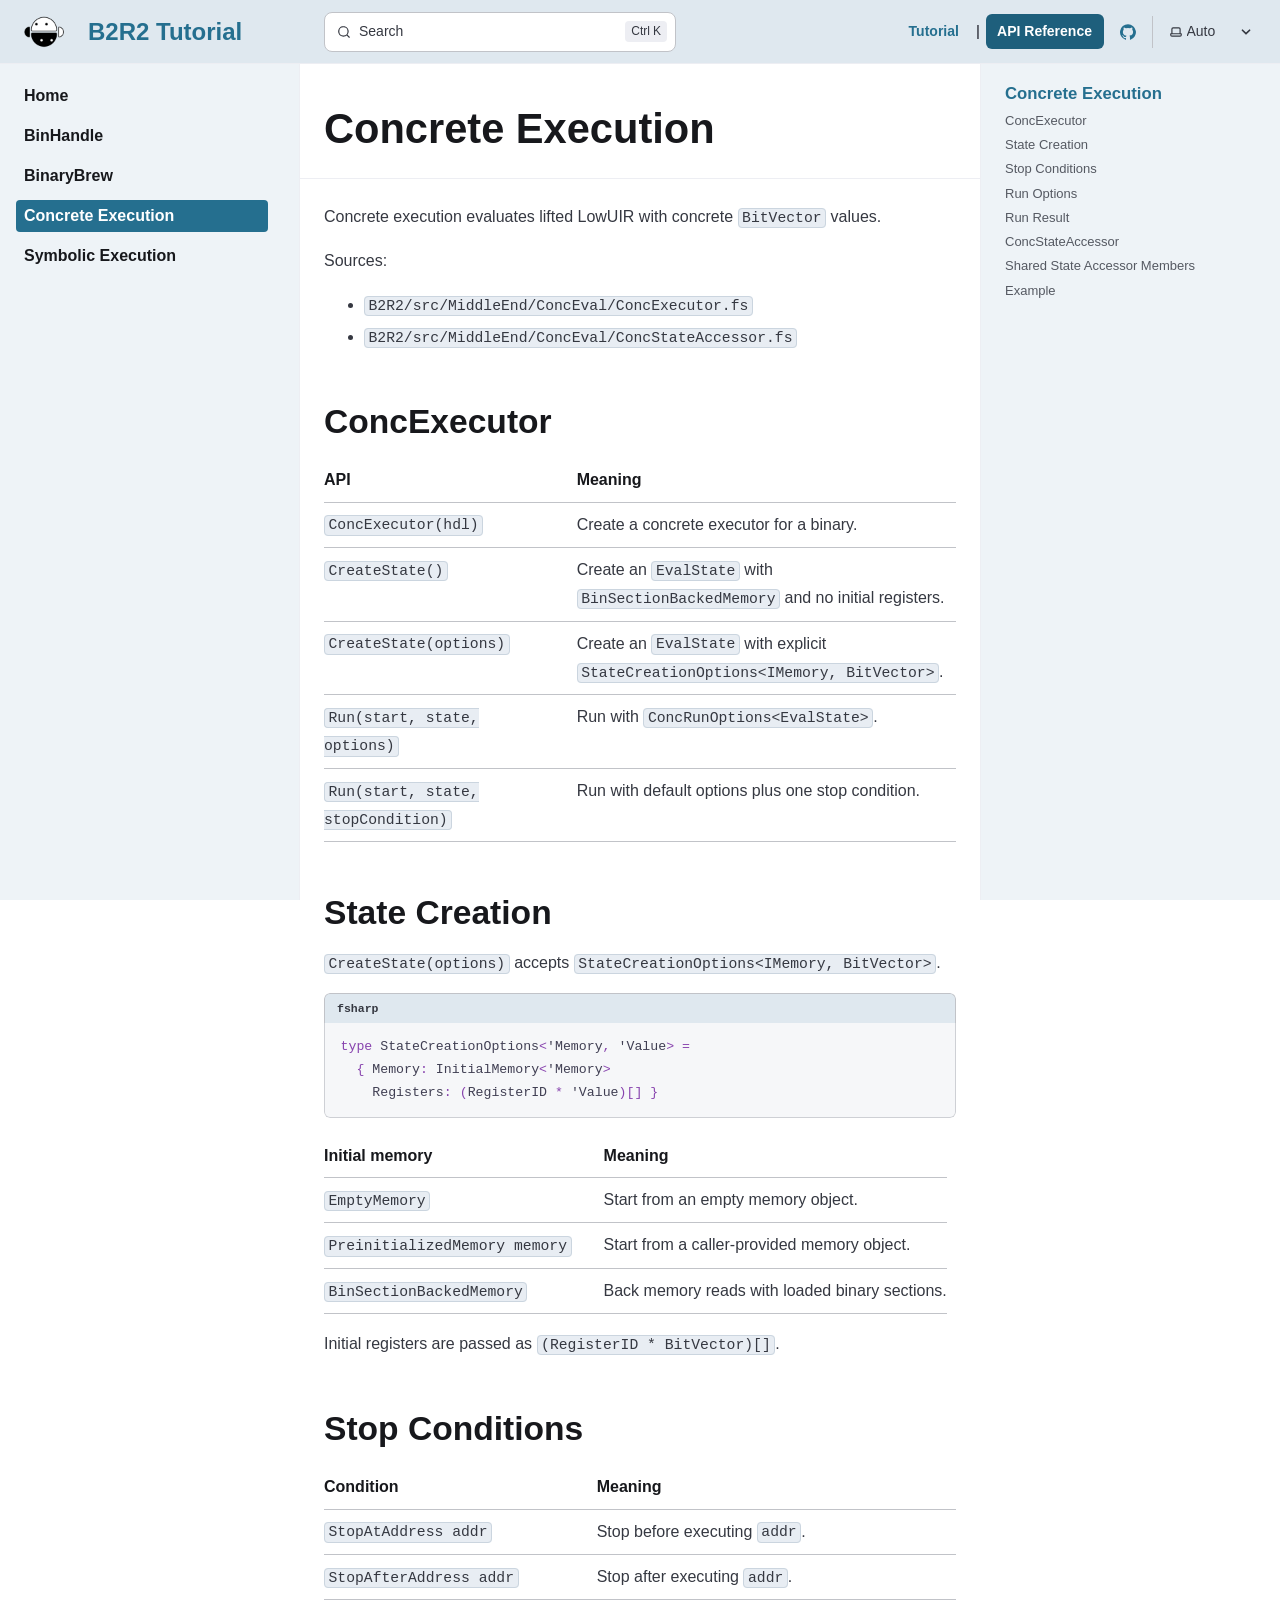
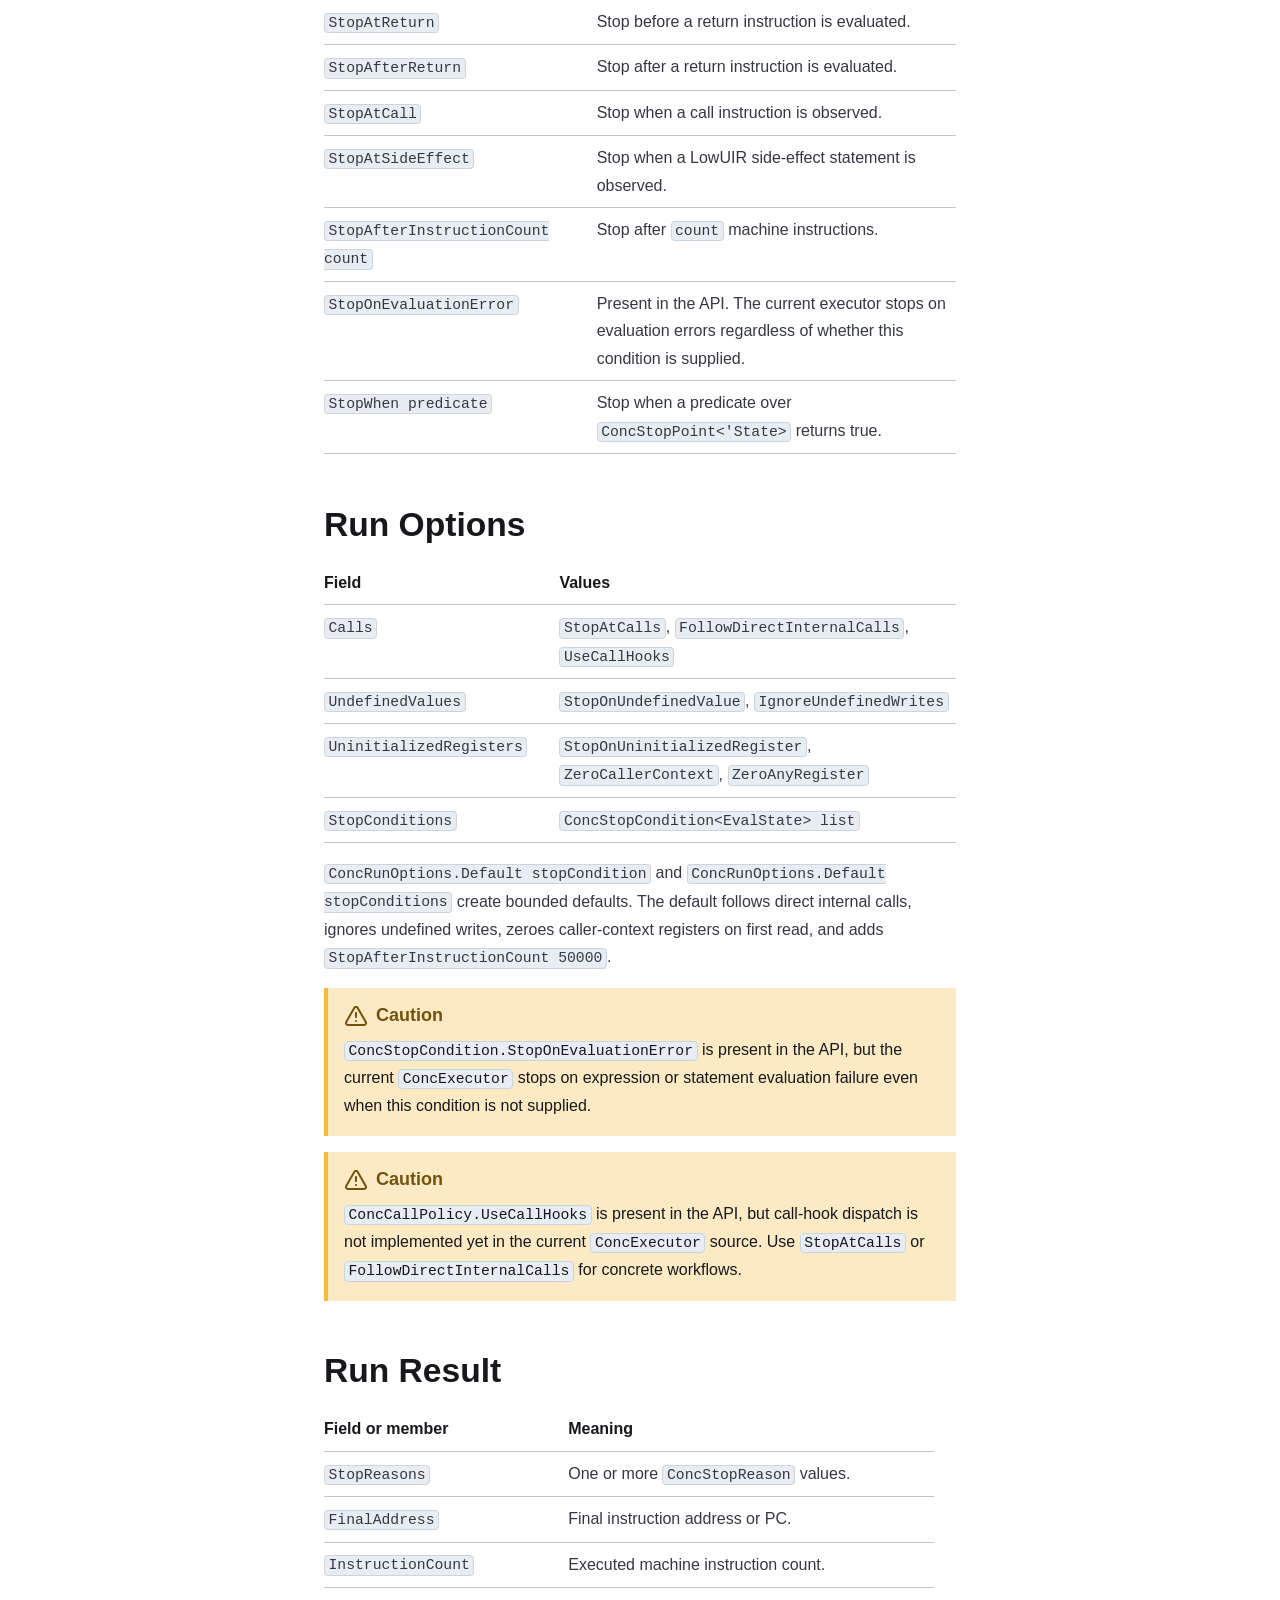
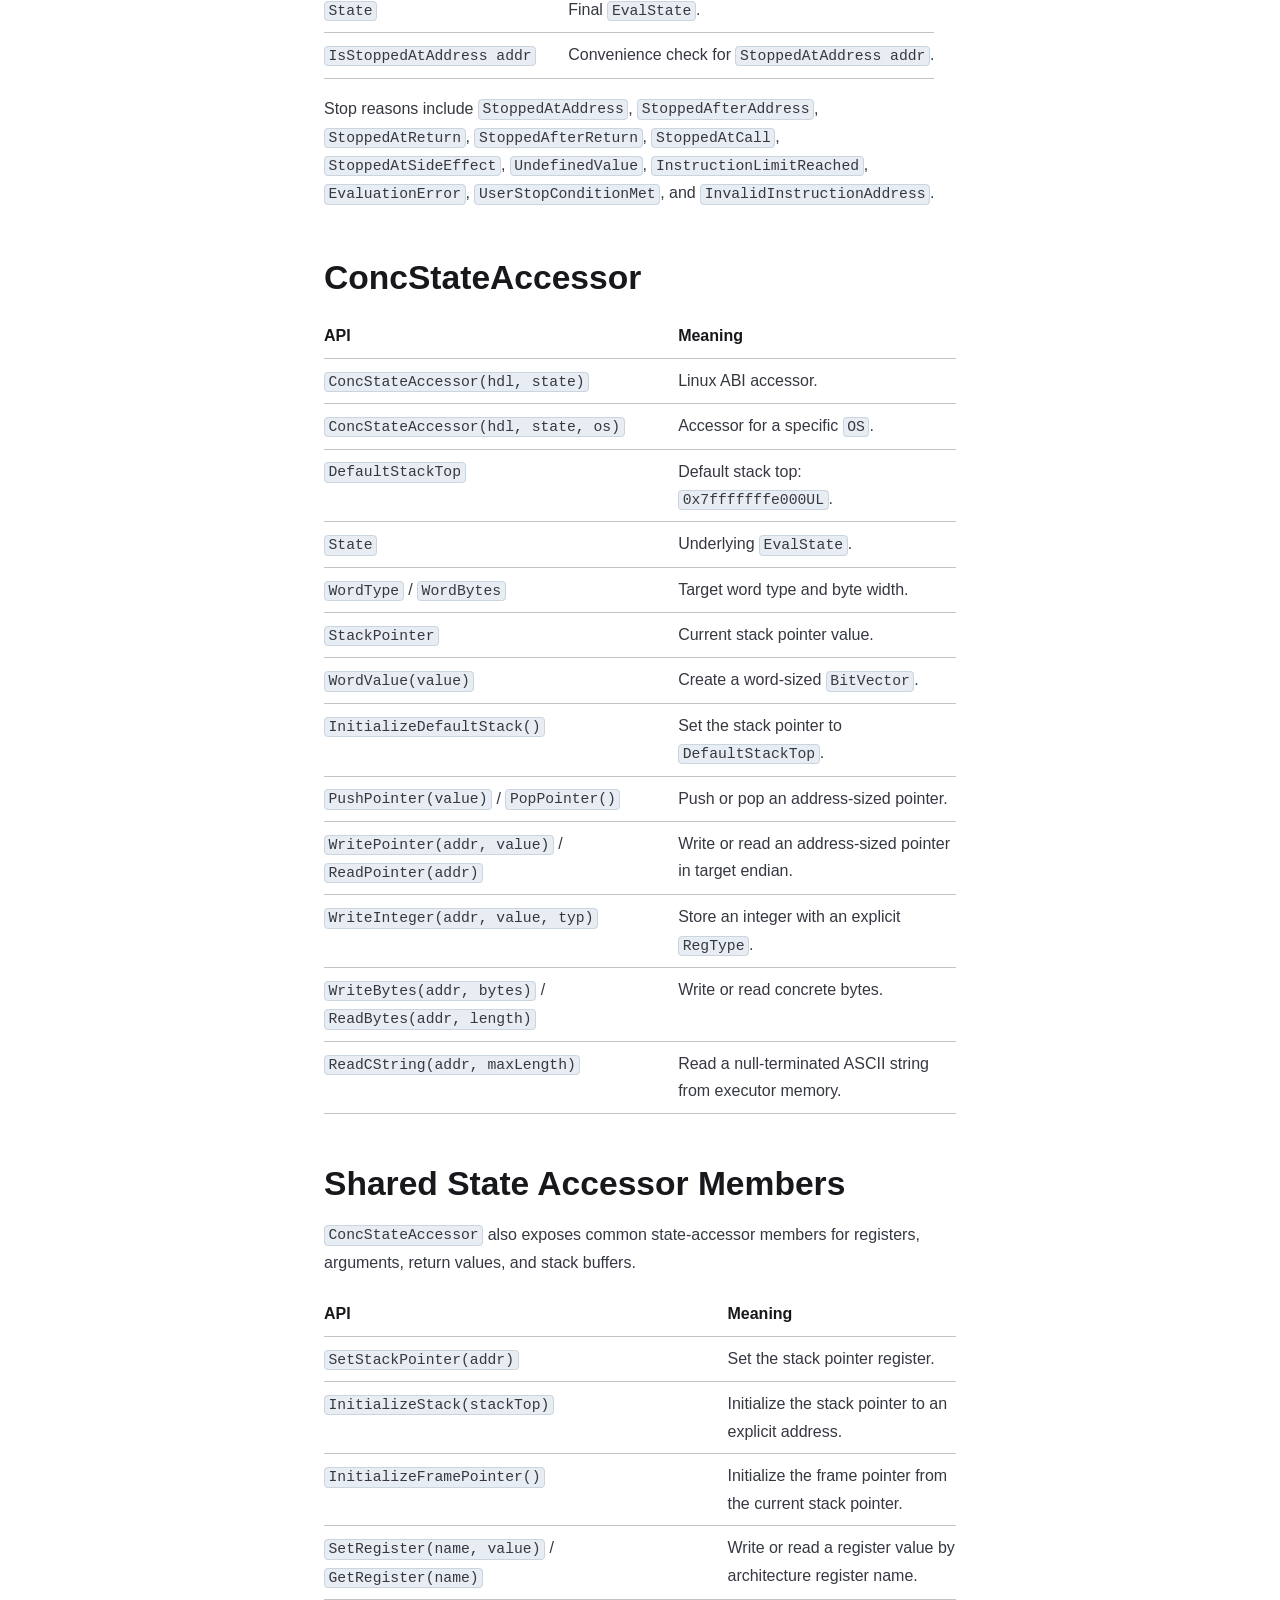
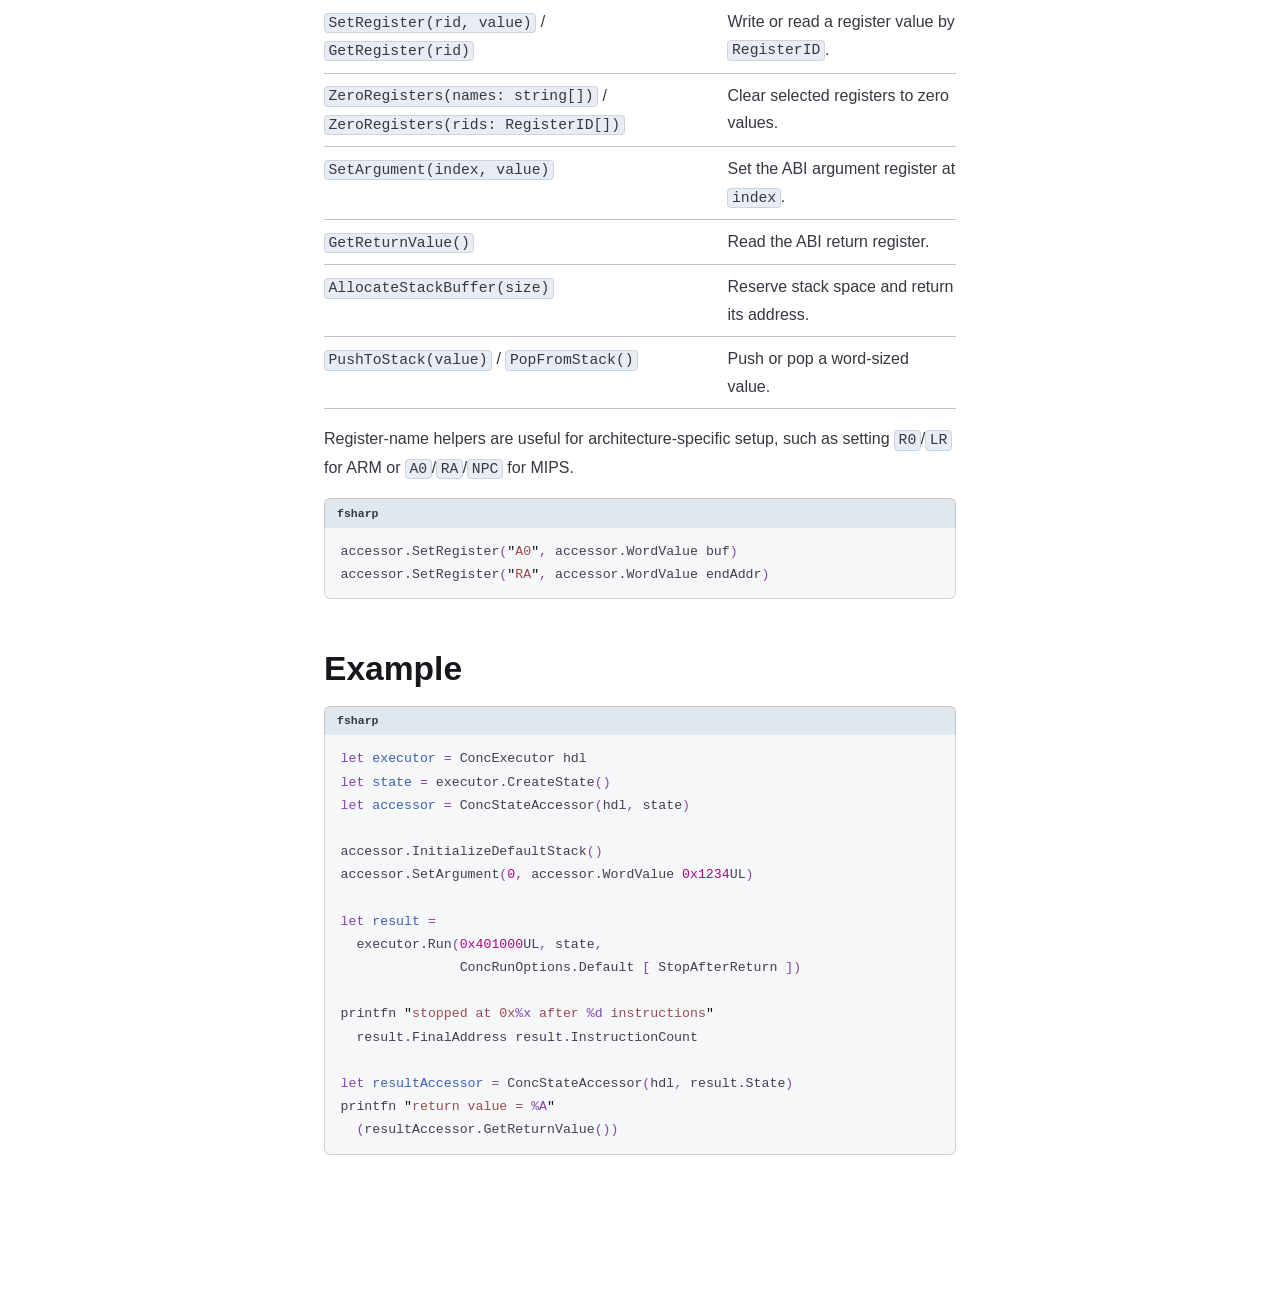
<file: tutorial-icst2026/api-reference/concrete-execution/index.html>
<!DOCTYPE html><html lang="en" dir="ltr" data-theme="dark" data-has-toc data-has-sidebar class="astro-bguv2lll"> <head><meta charset="utf-8"/><meta name="viewport" content="width=device-width, initial-scale=1"/><title>Concrete Execution | B2R2 Tutorial</title><link rel="canonical" href="https://b2r2.org/tutorial-icst2026/api-reference/concrete-execution/"/><link rel="sitemap" href="/tutorial-icst2026/sitemap-index.xml"/><script>
            (() => {
              let ticking = false;
              let tocObserver;
              let suppressTocMutation = false;
              let tocStepTimer;

              const getToc = () => document.querySelector('.right-sidebar-panel starlight-toc');

              const syncTocTitle = (toc) => {
                const pageTitle = document.getElementById('_top')?.textContent?.trim();
                const topLinkText = toc.querySelector('a[href="#_top"] span');
                if (pageTitle && topLinkText) {
                  topLinkText.textContent = pageTitle;
                }
              };

              const setCurrentTocLink = (links, nextCurrent) => {
                if (!nextCurrent) return;
                suppressTocMutation = true;
                links.forEach((link) => {
                  if (link === nextCurrent) {
                    if (link.getAttribute('aria-current') !== 'true') {
                      link.setAttribute('aria-current', 'true');
                    }
                  } else if (link.hasAttribute('aria-current')) {
                    link.removeAttribute('aria-current');
                  }
                });
                requestAnimationFrame(() => {
                  suppressTocMutation = false;
                });
              };

              const getLinkTarget = (link) => {
                const href = link.getAttribute('href');
                if (!href || !href.startsWith('#')) return null;

                try {
                  return document.getElementById(decodeURIComponent(href.slice(1)));
                } catch {
                  return document.getElementById(href.slice(1));
                }
              };

              const findCurrentSectionLink = (topLink, sectionLinks) => {
                let current = topLink;
                const activationLine = Math.min(160, window.innerHeight * 0.28);

                for (const link of sectionLinks) {
                  const target = getLinkTarget(link);
                  if (!target) continue;
                  if (target.getBoundingClientRect().top <= activationLine) {
                    current = link;
                  } else {
                    break;
                  }
                }

                return current;
              };

              const keepTocProgressSequential = (orderedLinks, desiredLink) => {
                if (!desiredLink) return { link: desiredLink, stepped: false };

                const currentLink = orderedLinks.find((link) => link.getAttribute('aria-current') === 'true');
                if (!currentLink) return { link: desiredLink, stepped: false };

                const currentIndex = orderedLinks.indexOf(currentLink);
                const desiredIndex = orderedLinks.indexOf(desiredLink);
                if (currentIndex === -1 || desiredIndex === -1) return { link: desiredLink, stepped: false };

                const distance = desiredIndex - currentIndex;
                if (Math.abs(distance) <= 1) return { link: desiredLink, stepped: false };

                return {
                  link: orderedLinks[currentIndex + Math.sign(distance)],
                  stepped: true
                };
              };

              const normalizeTocCurrent = () => {
                ticking = false;

                const doc = document.documentElement;
                const nearPageTop = window.scrollY <= 8;
                const nearPageEnd = window.scrollY + window.innerHeight >= doc.scrollHeight - 8;

                const toc = getToc();
                if (!toc) return;
                observeToc();

                syncTocTitle(toc);

                const links = Array.from(toc.querySelectorAll('a[href^="#"]'));
                if (links.length === 0) return;

                const visibleLinks = links.filter((link) => link.offsetParent !== null);
                const topLink = links.find((link) => link.getAttribute('href') === '#_top');
                const sectionLinks = visibleLinks.filter((link) => link.getAttribute('href') !== '#_top');

                const orderedLinks = topLink ? [topLink, ...sectionLinks] : sectionLinks;

                let nextCurrent = findCurrentSectionLink(topLink, sectionLinks);
                if (nearPageTop) {
                  nextCurrent = topLink;
                } else if (nearPageEnd) {
                  nextCurrent = sectionLinks[sectionLinks.length - 1];
                }

                const sequentialCurrent = keepTocProgressSequential(orderedLinks, nextCurrent);
                setCurrentTocLink(links, sequentialCurrent.link);

                if (sequentialCurrent.stepped) {
                  window.clearTimeout(tocStepTimer);
                  tocStepTimer = window.setTimeout(scheduleTocUpdate, 120);
                }
              };

              const scheduleTocUpdate = () => {
                if (ticking) return;
                ticking = true;
                requestAnimationFrame(normalizeTocCurrent);
              };

              const observeToc = () => {
                const toc = getToc();
                if (!toc || tocObserver) return;

                tocObserver = new MutationObserver(() => {
                  if (!suppressTocMutation) {
                    scheduleTocUpdate();
                  }
                });
                tocObserver.observe(toc, {
                  attributes: true,
                  attributeFilter: ['aria-current'],
                  subtree: true
                });
              };

              window.addEventListener('scroll', scheduleTocUpdate, { passive: true });
              window.addEventListener('resize', scheduleTocUpdate);
              window.addEventListener('load', () => {
                observeToc();
                scheduleTocUpdate();
              });
              document.addEventListener('DOMContentLoaded', () => {
                observeToc();
                scheduleTocUpdate();
              });
            })();
          </script><link rel="shortcut icon" href="/tutorial-icst2026/favicon.svg" type="image/svg+xml"/><meta name="generator" content="Astro v6.3.3"/><meta name="generator" content="Starlight v0.39.2"/><meta property="og:title" content="Concrete Execution"/><meta property="og:type" content="article"/><meta property="og:url" content="https://b2r2.org/tutorial-icst2026/api-reference/concrete-execution/"/><meta property="og:locale" content="en"/><meta property="og:description" content="API reference for ConcExecutor and ConcStateAccessor."/><meta property="og:site_name" content="B2R2 Tutorial"/><meta name="twitter:card" content="summary_large_image"/><meta name="description" content="API reference for ConcExecutor and ConcStateAccessor."/><script>
	window.StarlightThemeProvider = (() => {
		const storedTheme =
			typeof localStorage !== 'undefined' && localStorage.getItem('starlight-theme');
		const theme =
			storedTheme ||
			(window.matchMedia('(prefers-color-scheme: light)').matches ? 'light' : 'dark');
		document.documentElement.dataset.theme = theme === 'light' ? 'light' : 'dark';
		return {
			updatePickers(theme = storedTheme || 'auto') {
				document.querySelectorAll('starlight-theme-select').forEach((picker) => {
					const select = picker.querySelector('select');
					if (select) select.value = theme;
					/** @type {HTMLTemplateElement | null} */
					const tmpl = document.querySelector(`#theme-icons`);
					const newIcon = tmpl && tmpl.content.querySelector('.' + theme);
					if (newIcon) {
						const oldIcon = picker.querySelector('svg.label-icon');
						if (oldIcon) {
							oldIcon.replaceChildren(...newIcon.cloneNode(true).childNodes);
						}
					}
				});
			},
		};
	})();
</script><template id="theme-icons"><svg aria-hidden="true" class="light astro-c6vsoqas" width="16" height="16" viewBox="0 0 24 24" fill="currentColor" style="--sl-icon-size: 1em;"><path d="M5 12a1 1 0 0 0-1-1H3a1 1 0 0 0 0 2h1a1 1 0 0 0 1-1Zm.64 5-.71.71a1 1 0 0 0 0 1.41 1 1 0 0 0 1.41 0l.71-.71A1 1 0 0 0 5.64 17ZM12 5a1 1 0 0 0 1-1V3a1 1 0 0 0-2 0v1a1 1 0 0 0 1 1Zm5.66 2.34a1 1 0 0 0 .7-.29l.71-.71a1 1 0 1 0-1.41-1.41l-.66.71a1 1 0 0 0 0 1.41 1 1 0 0 0 .66.29Zm-12-.29a1 1 0 0 0 1.41 0 1 1 0 0 0 0-1.41l-.71-.71a1.004 1.004 0 1 0-1.43 1.41l.73.71ZM21 11h-1a1 1 0 0 0 0 2h1a1 1 0 0 0 0-2Zm-2.64 6A1 1 0 0 0 17 18.36l.71.71a1 1 0 0 0 1.41 0 1 1 0 0 0 0-1.41l-.76-.66ZM12 6.5a5.5 5.5 0 1 0 5.5 5.5A5.51 5.51 0 0 0 12 6.5Zm0 9a3.5 3.5 0 1 1 0-7 3.5 3.5 0 0 1 0 7Zm0 3.5a1 1 0 0 0-1 1v1a1 1 0 0 0 2 0v-1a1 1 0 0 0-1-1Z"/></svg><svg aria-hidden="true" class="dark astro-c6vsoqas" width="16" height="16" viewBox="0 0 24 24" fill="currentColor" style="--sl-icon-size: 1em;"><path d="M21.64 13a1 1 0 0 0-1.05-.14 8.049 8.049 0 0 1-3.37.73 8.15 8.15 0 0 1-8.14-8.1 8.59 8.59 0 0 1 .25-2A1 1 0 0 0 8 2.36a10.14 10.14 0 1 0 14 11.69 1 1 0 0 0-.36-1.05Zm-9.5 6.69A8.14 8.14 0 0 1 7.08 5.22v.27a10.15 10.15 0 0 0 10.14 10.14 9.784 9.784 0 0 0 2.1-.22 8.11 8.11 0 0 1-7.18 4.32v-.04Z"/></svg><svg aria-hidden="true" class="auto astro-c6vsoqas" width="16" height="16" viewBox="0 0 24 24" fill="currentColor" style="--sl-icon-size: 1em;"><path d="M21 14h-1V7a3 3 0 0 0-3-3H7a3 3 0 0 0-3 3v7H3a1 1 0 0 0-1 1v2a3 3 0 0 0 3 3h14a3 3 0 0 0 3-3v-2a1 1 0 0 0-1-1ZM6 7a1 1 0 0 1 1-1h10a1 1 0 0 1 1 1v7H6V7Zm14 10a1 1 0 0 1-1 1H5a1 1 0 0 1-1-1v-1h16v1Z"/></svg></template><link rel="stylesheet" href="/tutorial-icst2026/_astro/print.DNXP8c50.css" media="print"><link rel="stylesheet" href="/tutorial-icst2026/_astro/common.BatnFhkY.css"><script type="module" src="/tutorial-icst2026/_astro/page.B_tncCx8.js"></script></head> <body class="astro-bguv2lll"> <a href="#_top" class="astro-7q3lir66">Skip to content</a> <div class="page sl-flex astro-vrdttmbt"> <header class="header astro-vrdttmbt"><div class="header astro-3ef6ksr2"> <div class="title-wrapper sl-flex astro-3ef6ksr2"> <a href="/tutorial-icst2026/" class="site-title sl-flex astro-m46x6ez3">  <img class="astro-m46x6ez3" alt="B2R2 logo" src="/tutorial-icst2026/_astro/b2r2-240x240.DTaXsLfQ.png" width="240" height="240">  <span class="astro-m46x6ez3" translate="no"> B2R2 Tutorial </span> </a> </div> <div class="sl-flex print:hidden astro-3ef6ksr2"> <site-search class="astro-3ef6ksr2 astro-v37mnknz" data-translations="{&quot;placeholder&quot;:&quot;Search&quot;}"> <button data-open-modal disabled aria-label="Search" aria-keyshortcuts="Control+K" class="astro-v37mnknz"> <svg aria-hidden="true" class="astro-v37mnknz astro-c6vsoqas" width="16" height="16" viewBox="0 0 24 24" fill="currentColor" style="--sl-icon-size: 1em;"><path d="M21.71 20.29 18 16.61A9 9 0 1 0 16.61 18l3.68 3.68a.999.999 0 0 0 1.42 0 1 1 0 0 0 0-1.39ZM11 18a7 7 0 1 1 0-14 7 7 0 0 1 0 14Z"/></svg> <span class="sl-hidden md:sl-block astro-v37mnknz" aria-hidden="true">Search</span> <kbd class="sl-hidden md:sl-flex astro-v37mnknz" style="display: none;"> <kbd class="astro-v37mnknz">Ctrl</kbd><kbd class="astro-v37mnknz">K</kbd> </kbd> </button> <dialog style="padding:0" aria-label="Search" class="astro-v37mnknz"> <div class="dialog-frame sl-flex astro-v37mnknz">  <button data-close-modal class="sl-flex md:sl-hidden astro-v37mnknz"> Cancel </button> <div class="search-container astro-v37mnknz"> <div id="starlight__search" class="astro-v37mnknz"></div> </div> </div> </dialog> </site-search>  <script>
	(() => {
		const openBtn = document.querySelector('button[data-open-modal]');
		const shortcut = openBtn?.querySelector('kbd');
		if (!openBtn || !(shortcut instanceof HTMLElement)) return;
		const platformKey = shortcut.querySelector('kbd');
		if (platformKey && /(Mac|iPhone|iPod|iPad)/i.test(navigator.platform)) {
			platformKey.textContent = '⌘';
			openBtn.setAttribute('aria-keyshortcuts', 'Meta+K');
		}
		shortcut.style.display = '';
	})();
</script> <script type="module" src="/tutorial-icst2026/_astro/Search.astro_astro_type_script_index_0_lang.DRrH9zrU.js"></script>  </div> <div class="sl-hidden md:sl-flex print:hidden right-group astro-3ef6ksr2"> <nav class="section-switcher astro-3ef6ksr2" aria-label="Documentation sections"> <a href="/tutorial-icst2026/" class="section-switcher__link astro-3ef6ksr2">
Tutorial
</a> <span class="section-switcher__separator astro-3ef6ksr2" aria-hidden="true">|</span> <a href="/tutorial-icst2026/api-reference/" class="section-switcher__link active astro-3ef6ksr2" aria-current="location">
API Reference
</a> </nav> <div class="sl-flex social-icons astro-3ef6ksr2"> <a href="https://github.com/B2R2-org/B2R2" rel="me" class="sl-flex astro-wy4te6ga"><span class="sr-only astro-wy4te6ga">B2R2 on GitHub</span><svg aria-hidden="true" class="astro-wy4te6ga astro-c6vsoqas" width="16" height="16" viewBox="0 0 24 24" fill="currentColor" style="--sl-icon-size: 1em;"><path d="M12 .3a12 12 0 0 0-3.8 23.38c.6.12.83-.26.83-.57L9 21.07c-3.34.72-4.04-1.61-4.04-1.61-.55-1.39-1.34-1.76-1.34-1.76-1.08-.74.09-.73.09-.73 1.2.09 1.83 1.24 1.83 1.24 1.08 1.83 2.81 1.3 3.5 1 .1-.78.42-1.31.76-1.61-2.67-.3-5.47-1.33-5.47-5.93 0-1.31.47-2.38 1.24-3.22-.14-.3-.54-1.52.1-3.18 0 0 1-.32 3.3 1.23a11.5 11.5 0 0 1 6 0c2.28-1.55 3.29-1.23 3.29-1.23.64 1.66.24 2.88.12 3.18a4.65 4.65 0 0 1 1.23 3.22c0 4.61-2.8 5.63-5.48 5.92.42.36.81 1.1.81 2.22l-.01 3.29c0 .31.2.69.82.57A12 12 0 0 0 12 .3Z"/></svg></a> </div> <starlight-theme-select>  <label style="--sl-select-width: 6.25em" class="astro-4yphtoen"> <span class="sr-only astro-4yphtoen">Select theme</span> <svg aria-hidden="true" class="icon label-icon astro-4yphtoen astro-c6vsoqas" width="16" height="16" viewBox="0 0 24 24" fill="currentColor" style="--sl-icon-size: 1em;"><path d="M21 14h-1V7a3 3 0 0 0-3-3H7a3 3 0 0 0-3 3v7H3a1 1 0 0 0-1 1v2a3 3 0 0 0 3 3h14a3 3 0 0 0 3-3v-2a1 1 0 0 0-1-1ZM6 7a1 1 0 0 1 1-1h10a1 1 0 0 1 1 1v7H6V7Zm14 10a1 1 0 0 1-1 1H5a1 1 0 0 1-1-1v-1h16v1Z"/></svg> <select autocomplete="off" class="astro-4yphtoen"> <option value="dark" class="astro-4yphtoen">Dark</option><option value="light" class="astro-4yphtoen">Light</option><option value="auto" selected class="astro-4yphtoen">Auto</option> </select> <svg aria-hidden="true" class="icon caret astro-4yphtoen astro-c6vsoqas" width="16" height="16" viewBox="0 0 24 24" fill="currentColor" style="--sl-icon-size: 1em;"><path d="M17 9.17a1 1 0 0 0-1.41 0L12 12.71 8.46 9.17a1 1 0 1 0-1.41 1.42l4.24 4.24a1.002 1.002 0 0 0 1.42 0L17 10.59a1.002 1.002 0 0 0 0-1.42Z"/></svg> </label> </starlight-theme-select>  <script>
	StarlightThemeProvider.updatePickers();
</script> <script type="module">const r="starlight-theme",o=e=>e==="auto"||e==="dark"||e==="light"?e:"auto",c=()=>o(typeof localStorage<"u"&&localStorage.getItem(r));function n(e){typeof localStorage<"u"&&localStorage.setItem(r,e==="light"||e==="dark"?e:"")}const l=()=>matchMedia("(prefers-color-scheme: light)").matches?"light":"dark";function t(e){StarlightThemeProvider.updatePickers(e),document.documentElement.dataset.theme=e==="auto"?l():e,n(e)}matchMedia("(prefers-color-scheme: light)").addEventListener("change",()=>{c()==="auto"&&t("auto")});class s extends HTMLElement{constructor(){super(),t(c()),this.querySelector("select")?.addEventListener("change",a=>{a.currentTarget instanceof HTMLSelectElement&&t(o(a.currentTarget.value))})}}customElements.define("starlight-theme-select",s);</script> <script type="module">class s extends HTMLElement{constructor(){super();const e=this.querySelector("select");e&&(e.addEventListener("change",t=>{t.currentTarget instanceof HTMLSelectElement&&(window.location.pathname=t.currentTarget.value)}),window.addEventListener("pageshow",t=>{if(!t.persisted)return;const n=e.querySelector("option[selected]")?.index;n!==e.selectedIndex&&(e.selectedIndex=n??0)}))}}customElements.define("starlight-lang-select",s);</script> </div> </div></header> <nav class="sidebar print:hidden astro-vrdttmbt" aria-label="Main"> <starlight-menu-button class="print:hidden astro-jif73yzw"> <button aria-expanded="false" aria-label="Menu" aria-controls="starlight__sidebar" class="sl-flex md:sl-hidden astro-jif73yzw"> <svg aria-hidden="true" class="open-menu astro-jif73yzw astro-c6vsoqas" width="16" height="16" viewBox="0 0 24 24" fill="currentColor" style="--sl-icon-size: 1em;"><path d="M3 8h18a1 1 0 1 0 0-2H3a1 1 0 0 0 0 2Zm18 8H3a1 1 0 0 0 0 2h18a1 1 0 0 0 0-2Zm0-5H3a1 1 0 0 0 0 2h18a1 1 0 0 0 0-2Z"/></svg> <svg aria-hidden="true" class="close-menu astro-jif73yzw astro-c6vsoqas" width="16" height="16" viewBox="0 0 24 24" fill="currentColor" style="--sl-icon-size: 1em;"><path d="m13.41 12 6.3-6.29a1.004 1.004 0 1 0-1.42-1.42L12 10.59l-6.29-6.3a1.004 1.004 0 0 0-1.42 1.42l6.3 6.29-6.3 6.29a1 1 0 0 0 0 1.42.998.998 0 0 0 1.42 0l6.29-6.3 6.29 6.3a.999.999 0 0 0 1.42 0 1 1 0 0 0 0-1.42L13.41 12Z"/></svg> </button> </starlight-menu-button> <script type="module">class s extends HTMLElement{constructor(){super(),this.btn=this.querySelector("button"),this.btn.addEventListener("click",()=>this.toggleExpanded());const t=this.closest("nav");t&&t.addEventListener("keyup",e=>this.closeOnEscape(e))}setExpanded(t){this.setAttribute("aria-expanded",String(t)),document.body.toggleAttribute("data-mobile-menu-expanded",t)}toggleExpanded(){this.setExpanded(this.getAttribute("aria-expanded")!=="true")}closeOnEscape(t){t.code==="Escape"&&(this.setExpanded(!1),this.btn.focus())}}customElements.define("starlight-menu-button",s);</script>  <div id="starlight__sidebar" class="sidebar-pane astro-vrdttmbt"> <div class="sidebar-content sl-flex astro-vrdttmbt"> <sl-sidebar-state-persist data-hash="15bhkya" class="astro-kku4brbg"> <script aria-hidden="true">
		(() => {
			try {
				if (!matchMedia('(min-width: 50em)').matches) return;
				/** @type {HTMLElement | null} */
				const target = document.querySelector('sl-sidebar-state-persist');
				const state = JSON.parse(sessionStorage.getItem('sl-sidebar-state') || '0');
				if (!target || !state || target.dataset.hash !== state.hash) return;
				window._starlightScrollRestore = state.scroll;
				customElements.define(
					'sl-sidebar-restore',
					class SidebarRestore extends HTMLElement {
						connectedCallback() {
							try {
								const idx = parseInt(this.dataset.index || '');
								const details = this.closest('details');
								if (details && typeof state.open[idx] === 'boolean') details.open = state.open[idx];
							} catch {}
						}
					}
				);
			} catch {}
		})();
	</script>  <ul class="top-level astro-3ii7xxms"> <li class="astro-3ii7xxms"> <a href="/tutorial-icst2026/api-reference/" class="large astro-3ii7xxms"> <span class="astro-3ii7xxms">Home</span>  </a> </li><li class="astro-3ii7xxms"> <a href="/tutorial-icst2026/api-reference/binhandle/" class="large astro-3ii7xxms"> <span class="astro-3ii7xxms">BinHandle</span>  </a> </li><li class="astro-3ii7xxms"> <a href="/tutorial-icst2026/api-reference/binarybrew/" class="large astro-3ii7xxms"> <span class="astro-3ii7xxms">BinaryBrew</span>  </a> </li><li class="astro-3ii7xxms"> <a href="/tutorial-icst2026/api-reference/concrete-execution/" aria-current="page" class="large astro-3ii7xxms"> <span class="astro-3ii7xxms">Concrete Execution</span>  </a> </li><li class="astro-3ii7xxms"> <a href="/tutorial-icst2026/api-reference/symbolic-execution/" class="large astro-3ii7xxms"> <span class="astro-3ii7xxms">Symbolic Execution</span>  </a> </li> </ul>  <script aria-hidden="true">
		(() => {
			const scroller = document.getElementById('starlight__sidebar');
			if (!window._starlightScrollRestore || !scroller) return;
			scroller.scrollTop = window._starlightScrollRestore;
			delete window._starlightScrollRestore;
		})();
	</script> </sl-sidebar-state-persist> <div class="md:sl-hidden"> <div class="mobile-preferences sl-flex astro-wu23bvmt"> <div class="social-icons astro-wu23bvmt"> <a href="https://github.com/B2R2-org/B2R2" rel="me" class="sl-flex astro-wy4te6ga"><span class="sr-only astro-wy4te6ga">B2R2 on GitHub</span><svg aria-hidden="true" class="astro-wy4te6ga astro-c6vsoqas" width="16" height="16" viewBox="0 0 24 24" fill="currentColor" style="--sl-icon-size: 1em;"><path d="M12 .3a12 12 0 0 0-3.8 23.38c.6.12.83-.26.83-.57L9 21.07c-3.34.72-4.04-1.61-4.04-1.61-.55-1.39-1.34-1.76-1.34-1.76-1.08-.74.09-.73.09-.73 1.2.09 1.83 1.24 1.83 1.24 1.08 1.83 2.81 1.3 3.5 1 .1-.78.42-1.31.76-1.61-2.67-.3-5.47-1.33-5.47-5.93 0-1.31.47-2.38 1.24-3.22-.14-.3-.54-1.52.1-3.18 0 0 1-.32 3.3 1.23a11.5 11.5 0 0 1 6 0c2.28-1.55 3.29-1.23 3.29-1.23.64 1.66.24 2.88.12 3.18a4.65 4.65 0 0 1 1.23 3.22c0 4.61-2.8 5.63-5.48 5.92.42.36.81 1.1.81 2.22l-.01 3.29c0 .31.2.69.82.57A12 12 0 0 0 12 .3Z"/></svg></a> </div> <starlight-theme-select>  <label style="--sl-select-width: 6.25em" class="astro-4yphtoen"> <span class="sr-only astro-4yphtoen">Select theme</span> <svg aria-hidden="true" class="icon label-icon astro-4yphtoen astro-c6vsoqas" width="16" height="16" viewBox="0 0 24 24" fill="currentColor" style="--sl-icon-size: 1em;"><path d="M21 14h-1V7a3 3 0 0 0-3-3H7a3 3 0 0 0-3 3v7H3a1 1 0 0 0-1 1v2a3 3 0 0 0 3 3h14a3 3 0 0 0 3-3v-2a1 1 0 0 0-1-1ZM6 7a1 1 0 0 1 1-1h10a1 1 0 0 1 1 1v7H6V7Zm14 10a1 1 0 0 1-1 1H5a1 1 0 0 1-1-1v-1h16v1Z"/></svg> <select autocomplete="off" class="astro-4yphtoen"> <option value="dark" class="astro-4yphtoen">Dark</option><option value="light" class="astro-4yphtoen">Light</option><option value="auto" selected class="astro-4yphtoen">Auto</option> </select> <svg aria-hidden="true" class="icon caret astro-4yphtoen astro-c6vsoqas" width="16" height="16" viewBox="0 0 24 24" fill="currentColor" style="--sl-icon-size: 1em;"><path d="M17 9.17a1 1 0 0 0-1.41 0L12 12.71 8.46 9.17a1 1 0 1 0-1.41 1.42l4.24 4.24a1.002 1.002 0 0 0 1.42 0L17 10.59a1.002 1.002 0 0 0 0-1.42Z"/></svg> </label> </starlight-theme-select>  <script>
	StarlightThemeProvider.updatePickers();
</script>   </div> </div> </div> </div> </nav> <div class="main-frame astro-vrdttmbt">  <script type="module">const a=document.getElementById("starlight__sidebar"),n=a?.querySelector("sl-sidebar-state-persist"),o="sl-sidebar-state",i=()=>{let t=[];const e=n?.dataset.hash||"";try{const s=sessionStorage.getItem(o),r=JSON.parse(s||"{}");Array.isArray(r.open)&&r.hash===e&&(t=r.open)}catch{}return{hash:e,open:t,scroll:a?.scrollTop||0}},c=t=>{try{sessionStorage.setItem(o,JSON.stringify(t))}catch{}},d=()=>c(i()),l=(t,e)=>{const s=i();s.open[e]=t,c(s)};n?.addEventListener("click",t=>{if(!(t.target instanceof Element))return;const e=t.target.closest("summary")?.closest("details");if(!e)return;const s=e.querySelector("sl-sidebar-restore"),r=parseInt(s?.dataset.index||"");isNaN(r)||l(!e.open,r)});addEventListener("visibilitychange",()=>{document.visibilityState==="hidden"&&d()});addEventListener("pageHide",d);</script> <div class="lg:sl-flex astro-67yu43on"> <aside class="right-sidebar-container print:hidden astro-67yu43on"> <div class="right-sidebar astro-67yu43on"> <div class="lg:sl-hidden astro-pb3aqygn"><mobile-starlight-toc data-min-h="2" data-max-h="3" class="astro-doynk5tl"><nav aria-labelledby="starlight__on-this-page--mobile" class="astro-doynk5tl"><details id="starlight__mobile-toc" class="astro-doynk5tl"><summary id="starlight__on-this-page--mobile" class="sl-flex astro-doynk5tl"><span class="toggle sl-flex astro-doynk5tl">On this page<svg aria-hidden="true" class="caret astro-doynk5tl astro-c6vsoqas" width="16" height="16" viewBox="0 0 24 24" fill="currentColor" style="--sl-icon-size: 1rem;"><path d="m14.83 11.29-4.24-4.24a1 1 0 1 0-1.42 1.41L12.71 12l-3.54 3.54a1 1 0 0 0 0 1.41 1 1 0 0 0 .71.29 1 1 0 0 0 .71-.29l4.24-4.24a1.002 1.002 0 0 0 0-1.42Z"/></svg></span><span class="display-current astro-doynk5tl"></span></summary><div class="dropdown astro-doynk5tl"><ul class="isMobile astro-gnoq344e" style="--depth: 0;"> <li class="astro-gnoq344e" style="--depth: 0;"> <a href="#_top" class="astro-gnoq344e" style="--depth: 0;"> <span class="astro-gnoq344e" style="--depth: 0;">Overview</span> </a>  </li><li class="astro-gnoq344e" style="--depth: 0;"> <a href="#concexecutor" class="astro-gnoq344e" style="--depth: 0;"> <span class="astro-gnoq344e" style="--depth: 0;">ConcExecutor</span> </a>  </li><li class="astro-gnoq344e" style="--depth: 0;"> <a href="#state-creation" class="astro-gnoq344e" style="--depth: 0;"> <span class="astro-gnoq344e" style="--depth: 0;">State Creation</span> </a>  </li><li class="astro-gnoq344e" style="--depth: 0;"> <a href="#stop-conditions" class="astro-gnoq344e" style="--depth: 0;"> <span class="astro-gnoq344e" style="--depth: 0;">Stop Conditions</span> </a>  </li><li class="astro-gnoq344e" style="--depth: 0;"> <a href="#run-options" class="astro-gnoq344e" style="--depth: 0;"> <span class="astro-gnoq344e" style="--depth: 0;">Run Options</span> </a>  </li><li class="astro-gnoq344e" style="--depth: 0;"> <a href="#run-result" class="astro-gnoq344e" style="--depth: 0;"> <span class="astro-gnoq344e" style="--depth: 0;">Run Result</span> </a>  </li><li class="astro-gnoq344e" style="--depth: 0;"> <a href="#concstateaccessor" class="astro-gnoq344e" style="--depth: 0;"> <span class="astro-gnoq344e" style="--depth: 0;">ConcStateAccessor</span> </a>  </li><li class="astro-gnoq344e" style="--depth: 0;"> <a href="#shared-state-accessor-members" class="astro-gnoq344e" style="--depth: 0;"> <span class="astro-gnoq344e" style="--depth: 0;">Shared State Accessor Members</span> </a>  </li><li class="astro-gnoq344e" style="--depth: 0;"> <a href="#example" class="astro-gnoq344e" style="--depth: 0;"> <span class="astro-gnoq344e" style="--depth: 0;">Example</span> </a>  </li> </ul></div></details></nav></mobile-starlight-toc><script type="module" src="/tutorial-icst2026/_astro/MobileTableOfContents.astro_astro_type_script_index_0_lang.hwBsy0Mo.js"></script></div><div class="right-sidebar-panel sl-hidden lg:sl-block astro-pb3aqygn"><div class="sl-container astro-pb3aqygn"><starlight-toc data-min-h="2" data-max-h="3"><nav aria-labelledby="starlight__on-this-page"><h2 id="starlight__on-this-page">On this page</h2><ul class="astro-gnoq344e" style="--depth: 0;"> <li class="astro-gnoq344e" style="--depth: 0;"> <a href="#_top" class="astro-gnoq344e" style="--depth: 0;"> <span class="astro-gnoq344e" style="--depth: 0;">Overview</span> </a>  </li><li class="astro-gnoq344e" style="--depth: 0;"> <a href="#concexecutor" class="astro-gnoq344e" style="--depth: 0;"> <span class="astro-gnoq344e" style="--depth: 0;">ConcExecutor</span> </a>  </li><li class="astro-gnoq344e" style="--depth: 0;"> <a href="#state-creation" class="astro-gnoq344e" style="--depth: 0;"> <span class="astro-gnoq344e" style="--depth: 0;">State Creation</span> </a>  </li><li class="astro-gnoq344e" style="--depth: 0;"> <a href="#stop-conditions" class="astro-gnoq344e" style="--depth: 0;"> <span class="astro-gnoq344e" style="--depth: 0;">Stop Conditions</span> </a>  </li><li class="astro-gnoq344e" style="--depth: 0;"> <a href="#run-options" class="astro-gnoq344e" style="--depth: 0;"> <span class="astro-gnoq344e" style="--depth: 0;">Run Options</span> </a>  </li><li class="astro-gnoq344e" style="--depth: 0;"> <a href="#run-result" class="astro-gnoq344e" style="--depth: 0;"> <span class="astro-gnoq344e" style="--depth: 0;">Run Result</span> </a>  </li><li class="astro-gnoq344e" style="--depth: 0;"> <a href="#concstateaccessor" class="astro-gnoq344e" style="--depth: 0;"> <span class="astro-gnoq344e" style="--depth: 0;">ConcStateAccessor</span> </a>  </li><li class="astro-gnoq344e" style="--depth: 0;"> <a href="#shared-state-accessor-members" class="astro-gnoq344e" style="--depth: 0;"> <span class="astro-gnoq344e" style="--depth: 0;">Shared State Accessor Members</span> </a>  </li><li class="astro-gnoq344e" style="--depth: 0;"> <a href="#example" class="astro-gnoq344e" style="--depth: 0;"> <span class="astro-gnoq344e" style="--depth: 0;">Example</span> </a>  </li> </ul></nav></starlight-toc><script type="module" src="/tutorial-icst2026/_astro/TableOfContents.astro_astro_type_script_index_0_lang.FuRcXuRY.js"></script></div></div> </div> </aside> <div class="main-pane astro-67yu43on">  <main data-pagefind-body class="astro-bguv2lll" lang="en" dir="ltr">    <div class="content-panel astro-7nkwcw3z"> <div class="sl-container astro-7nkwcw3z"> <h1 id="_top" class="astro-j6tvhyss">Concrete Execution</h1> </div> </div> <div class="content-panel astro-7nkwcw3z"> <div class="sl-container astro-7nkwcw3z"> <div class="sl-markdown-content"> <p>Concrete execution evaluates lifted LowUIR with concrete <code dir="auto">BitVector</code> values.</p>
<p>Sources:</p>
<ul>
<li><code dir="auto">B2R2/src/MiddleEnd/ConcEval/ConcExecutor.fs</code></li>
<li><code dir="auto">B2R2/src/MiddleEnd/ConcEval/ConcStateAccessor.fs</code></li>
</ul>
<div class="sl-heading-wrapper level-h2"><h2 id="concexecutor">ConcExecutor</h2><a class="sl-anchor-link" href="#concexecutor"><span aria-hidden="true" class="sl-anchor-icon"><svg width="16" height="16" viewBox="0 0 24 24"><path fill="currentcolor" d="m12.11 15.39-3.88 3.88a2.52 2.52 0 0 1-3.5 0 2.47 2.47 0 0 1 0-3.5l3.88-3.88a1 1 0 0 0-1.42-1.42l-3.88 3.89a4.48 4.48 0 0 0 6.33 6.33l3.89-3.88a1 1 0 1 0-1.42-1.42Zm8.58-12.08a4.49 4.49 0 0 0-6.33 0l-3.89 3.88a1 1 0 0 0 1.42 1.42l3.88-3.88a2.52 2.52 0 0 1 3.5 0 2.47 2.47 0 0 1 0 3.5l-3.88 3.88a1 1 0 1 0 1.42 1.42l3.88-3.89a4.49 4.49 0 0 0 0-6.33ZM8.83 15.17a1 1 0 0 0 1.1.22 1 1 0 0 0 .32-.22l4.92-4.92a1 1 0 0 0-1.42-1.42l-4.92 4.92a1 1 0 0 0 0 1.42Z"></path></svg></span><span class="sr-only" data-pagefind-ignore="">Section titled “ConcExecutor”</span></a></div>





























<table><thead><tr><th>API</th><th>Meaning</th></tr></thead><tbody><tr><td><code dir="auto">ConcExecutor(hdl)</code></td><td>Create a concrete executor for a binary.</td></tr><tr><td><code dir="auto">CreateState()</code></td><td>Create an <code dir="auto">EvalState</code> with <code dir="auto">BinSectionBackedMemory</code> and no initial registers.</td></tr><tr><td><code dir="auto">CreateState(options)</code></td><td>Create an <code dir="auto">EvalState</code> with explicit <code dir="auto">StateCreationOptions&#x3C;IMemory, BitVector></code>.</td></tr><tr><td><code dir="auto">Run(start, state, options)</code></td><td>Run with <code dir="auto">ConcRunOptions&#x3C;EvalState></code>.</td></tr><tr><td><code dir="auto">Run(start, state, stopCondition)</code></td><td>Run with default options plus one stop condition.</td></tr></tbody></table>
<div class="sl-heading-wrapper level-h2"><h2 id="state-creation">State Creation</h2><a class="sl-anchor-link" href="#state-creation"><span aria-hidden="true" class="sl-anchor-icon"><svg width="16" height="16" viewBox="0 0 24 24"><path fill="currentcolor" d="m12.11 15.39-3.88 3.88a2.52 2.52 0 0 1-3.5 0 2.47 2.47 0 0 1 0-3.5l3.88-3.88a1 1 0 0 0-1.42-1.42l-3.88 3.89a4.48 4.48 0 0 0 6.33 6.33l3.89-3.88a1 1 0 1 0-1.42-1.42Zm8.58-12.08a4.49 4.49 0 0 0-6.33 0l-3.89 3.88a1 1 0 0 0 1.42 1.42l3.88-3.88a2.52 2.52 0 0 1 3.5 0 2.47 2.47 0 0 1 0 3.5l-3.88 3.88a1 1 0 1 0 1.42 1.42l3.88-3.89a4.49 4.49 0 0 0 0-6.33ZM8.83 15.17a1 1 0 0 0 1.1.22 1 1 0 0 0 .32-.22l4.92-4.92a1 1 0 0 0-1.42-1.42l-4.92 4.92a1 1 0 0 0 0 1.42Z"></path></svg></span><span class="sr-only" data-pagefind-ignore="">Section titled “State Creation”</span></a></div>
<p><code dir="auto">CreateState(options)</code> accepts <code dir="auto">StateCreationOptions&#x3C;IMemory, BitVector></code>.</p>
<div class="expressive-code"><link rel="stylesheet" href="/tutorial-icst2026/_astro/ec.v4551.css"><script type="module" src="/tutorial-icst2026/_astro/ec.0vx5m.js"></script><figure class="frame not-content"><figcaption class="header"></figcaption><pre data-language="fsharp"><code><div class="ec-line"><div class="code"><span style="--0:#C792EA;--1:#8844AE">type</span><span style="--0:#D6DEEB;--1:#403F53"> StateCreationOptions</span><span style="--0:#C792EA;--1:#8844AE">&#x3C;</span><span style="--0:#D6DEEB;--1:#403F53">'Memory</span><span style="--0:#C792EA;--1:#8844AE">,</span><span style="--0:#D6DEEB;--1:#403F53"> 'Value</span><span style="--0:#C792EA;--1:#8844AE">></span><span style="--0:#D6DEEB;--1:#403F53"> </span><span style="--0:#C792EA;--1:#8844AE">=</span></div></div><div class="ec-line"><div class="code"><span class="indent">  </span><span style="--0:#C792EA;--1:#8844AE">{</span><span style="--0:#D6DEEB;--1:#403F53"> Memory</span><span style="--0:#C792EA;--1:#8844AE">:</span><span style="--0:#D6DEEB;--1:#403F53"> InitialMemory</span><span style="--0:#C792EA;--1:#8844AE">&#x3C;</span><span style="--0:#D6DEEB;--1:#403F53">'Memory</span><span style="--0:#C792EA;--1:#8844AE">></span></div></div><div class="ec-line"><div class="code"><span class="indent"><span style="--0:#D6DEEB;--1:#403F53">    </span></span><span style="--0:#D6DEEB;--1:#403F53">Registers</span><span style="--0:#C792EA;--1:#8844AE">:</span><span style="--0:#D6DEEB;--1:#403F53"> </span><span style="--0:#C792EA;--1:#8844AE">(</span><span style="--0:#D6DEEB;--1:#403F53">RegisterID </span><span style="--0:#C792EA;--1:#8844AE">*</span><span style="--0:#D6DEEB;--1:#403F53"> 'Value</span><span style="--0:#C792EA;--1:#8844AE">)[]</span><span style="--0:#D6DEEB;--1:#403F53"> </span><span style="--0:#C792EA;--1:#8844AE">}</span></div></div></code></pre><div class="copy"><div aria-live="polite"></div><button title="Copy to clipboard" data-copied="Copied!" data-code="type StateCreationOptions<&#x27;Memory, &#x27;Value> =  { Memory: InitialMemory<&#x27;Memory>    Registers: (RegisterID * &#x27;Value)[] }"><div></div></button></div></figure></div>





















<table><thead><tr><th>Initial memory</th><th>Meaning</th></tr></thead><tbody><tr><td><code dir="auto">EmptyMemory</code></td><td>Start from an empty memory object.</td></tr><tr><td><code dir="auto">PreinitializedMemory memory</code></td><td>Start from a caller-provided memory object.</td></tr><tr><td><code dir="auto">BinSectionBackedMemory</code></td><td>Back memory reads with loaded binary sections.</td></tr></tbody></table>
<p>Initial registers are passed as <code dir="auto">(RegisterID * BitVector)[]</code>.</p>
<div class="sl-heading-wrapper level-h2"><h2 id="stop-conditions">Stop Conditions</h2><a class="sl-anchor-link" href="#stop-conditions"><span aria-hidden="true" class="sl-anchor-icon"><svg width="16" height="16" viewBox="0 0 24 24"><path fill="currentcolor" d="m12.11 15.39-3.88 3.88a2.52 2.52 0 0 1-3.5 0 2.47 2.47 0 0 1 0-3.5l3.88-3.88a1 1 0 0 0-1.42-1.42l-3.88 3.89a4.48 4.48 0 0 0 6.33 6.33l3.89-3.88a1 1 0 1 0-1.42-1.42Zm8.58-12.08a4.49 4.49 0 0 0-6.33 0l-3.89 3.88a1 1 0 0 0 1.42 1.42l3.88-3.88a2.52 2.52 0 0 1 3.5 0 2.47 2.47 0 0 1 0 3.5l-3.88 3.88a1 1 0 1 0 1.42 1.42l3.88-3.89a4.49 4.49 0 0 0 0-6.33ZM8.83 15.17a1 1 0 0 0 1.1.22 1 1 0 0 0 .32-.22l4.92-4.92a1 1 0 0 0-1.42-1.42l-4.92 4.92a1 1 0 0 0 0 1.42Z"></path></svg></span><span class="sr-only" data-pagefind-ignore="">Section titled “Stop Conditions”</span></a></div>













































<table><thead><tr><th>Condition</th><th>Meaning</th></tr></thead><tbody><tr><td><code dir="auto">StopAtAddress addr</code></td><td>Stop before executing <code dir="auto">addr</code>.</td></tr><tr><td><code dir="auto">StopAfterAddress addr</code></td><td>Stop after executing <code dir="auto">addr</code>.</td></tr><tr><td><code dir="auto">StopAtReturn</code></td><td>Stop before a return instruction is evaluated.</td></tr><tr><td><code dir="auto">StopAfterReturn</code></td><td>Stop after a return instruction is evaluated.</td></tr><tr><td><code dir="auto">StopAtCall</code></td><td>Stop when a call instruction is observed.</td></tr><tr><td><code dir="auto">StopAtSideEffect</code></td><td>Stop when a LowUIR side-effect statement is observed.</td></tr><tr><td><code dir="auto">StopAfterInstructionCount count</code></td><td>Stop after <code dir="auto">count</code> machine instructions.</td></tr><tr><td><code dir="auto">StopOnEvaluationError</code></td><td>Present in the API. The current executor stops on evaluation errors regardless of whether this condition is supplied.</td></tr><tr><td><code dir="auto">StopWhen predicate</code></td><td>Stop when a predicate over <code dir="auto">ConcStopPoint&#x3C;'State></code> returns true.</td></tr></tbody></table>
<div class="sl-heading-wrapper level-h2"><h2 id="run-options">Run Options</h2><a class="sl-anchor-link" href="#run-options"><span aria-hidden="true" class="sl-anchor-icon"><svg width="16" height="16" viewBox="0 0 24 24"><path fill="currentcolor" d="m12.11 15.39-3.88 3.88a2.52 2.52 0 0 1-3.5 0 2.47 2.47 0 0 1 0-3.5l3.88-3.88a1 1 0 0 0-1.42-1.42l-3.88 3.89a4.48 4.48 0 0 0 6.33 6.33l3.89-3.88a1 1 0 1 0-1.42-1.42Zm8.58-12.08a4.49 4.49 0 0 0-6.33 0l-3.89 3.88a1 1 0 0 0 1.42 1.42l3.88-3.88a2.52 2.52 0 0 1 3.5 0 2.47 2.47 0 0 1 0 3.5l-3.88 3.88a1 1 0 1 0 1.42 1.42l3.88-3.89a4.49 4.49 0 0 0 0-6.33ZM8.83 15.17a1 1 0 0 0 1.1.22 1 1 0 0 0 .32-.22l4.92-4.92a1 1 0 0 0-1.42-1.42l-4.92 4.92a1 1 0 0 0 0 1.42Z"></path></svg></span><span class="sr-only" data-pagefind-ignore="">Section titled “Run Options”</span></a></div>

























<table><thead><tr><th>Field</th><th>Values</th></tr></thead><tbody><tr><td><code dir="auto">Calls</code></td><td><code dir="auto">StopAtCalls</code>, <code dir="auto">FollowDirectInternalCalls</code>, <code dir="auto">UseCallHooks</code></td></tr><tr><td><code dir="auto">UndefinedValues</code></td><td><code dir="auto">StopOnUndefinedValue</code>, <code dir="auto">IgnoreUndefinedWrites</code></td></tr><tr><td><code dir="auto">UninitializedRegisters</code></td><td><code dir="auto">StopOnUninitializedRegister</code>, <code dir="auto">ZeroCallerContext</code>, <code dir="auto">ZeroAnyRegister</code></td></tr><tr><td><code dir="auto">StopConditions</code></td><td><code dir="auto">ConcStopCondition&#x3C;EvalState> list</code></td></tr></tbody></table>
<p><code dir="auto">ConcRunOptions.Default stopCondition</code> and
<code dir="auto">ConcRunOptions.Default stopConditions</code> create bounded defaults. The default
follows direct internal calls, ignores undefined writes, zeroes caller-context
registers on first read, and adds <code dir="auto">StopAfterInstructionCount 50000</code>.</p>
<aside aria-label="Caution" class="starlight-aside starlight-aside--caution"><p class="starlight-aside__title" aria-hidden="true"><svg viewBox="0 0 24 24" width="16" height="16" fill="currentColor" class="starlight-aside__icon"><path d="M12 16C11.8022 16 11.6089 16.0587 11.4444 16.1686C11.28 16.2784 11.1518 16.4346 11.0761 16.6173C11.0004 16.8001 10.9806 17.0011 11.0192 17.1951C11.0578 17.3891 11.153 17.5673 11.2929 17.7071C11.4327 17.847 11.6109 17.9422 11.8049 17.9808C11.9989 18.0194 12.2 17.9996 12.3827 17.9239C12.5654 17.8482 12.7216 17.72 12.8315 17.5556C12.9413 17.3911 13 17.1978 13 17C13 16.7348 12.8946 16.4805 12.7071 16.2929C12.5196 16.1054 12.2652 16 12 16ZM22.67 17.47L14.62 3.47003C14.3598 3.00354 13.9798 2.61498 13.5192 2.3445C13.0586 2.07401 12.5341 1.9314 12 1.9314C11.4659 1.9314 10.9414 2.07401 10.4808 2.3445C10.0202 2.61498 9.64019 3.00354 9.38 3.47003L1.38 17.47C1.11079 17.924 0.966141 18.441 0.960643 18.9688C0.955144 19.4966 1.089 20.0166 1.34868 20.4761C1.60837 20.9356 1.9847 21.3185 2.43968 21.5861C2.89466 21.8536 3.41218 21.9964 3.94 22H20.06C20.5921 22.0053 21.1159 21.8689 21.5779 21.6049C22.0399 21.341 22.4234 20.9589 22.689 20.4978C22.9546 20.0368 23.0928 19.5134 23.0895 18.9814C23.0862 18.4493 22.9414 17.9277 22.67 17.47ZM20.94 19.47C20.8523 19.626 20.7245 19.7556 20.5697 19.8453C20.4149 19.935 20.2389 19.9815 20.06 19.98H3.94C3.76111 19.9815 3.5851 19.935 3.43032 19.8453C3.27553 19.7556 3.14765 19.626 3.06 19.47C2.97223 19.318 2.92602 19.1456 2.92602 18.97C2.92602 18.7945 2.97223 18.622 3.06 18.47L11.06 4.47003C11.1439 4.30623 11.2714 4.16876 11.4284 4.07277C11.5855 3.97678 11.766 3.92599 11.95 3.92599C12.134 3.92599 12.3145 3.97678 12.4716 4.07277C12.6286 4.16876 12.7561 4.30623 12.84 4.47003L20.89 18.47C20.9892 18.6199 21.0462 18.7937 21.055 18.9732C21.0638 19.1527 21.0241 19.3312 20.94 19.49V19.47ZM12 8.00003C11.7348 8.00003 11.4804 8.10538 11.2929 8.29292C11.1054 8.48046 11 8.73481 11 9.00003V13C11 13.2652 11.1054 13.5196 11.2929 13.7071C11.4804 13.8947 11.7348 14 12 14C12.2652 14 12.5196 13.8947 12.7071 13.7071C12.8946 13.5196 13 13.2652 13 13V9.00003C13 8.73481 12.8946 8.48046 12.7071 8.29292C12.5196 8.10538 12.2652 8.00003 12 8.00003Z"></path></svg>Caution</p><div class="starlight-aside__content"><p><code dir="auto">ConcStopCondition.StopOnEvaluationError</code> is present in the API, but the current
<code dir="auto">ConcExecutor</code> stops on expression or statement evaluation failure even when
this condition is not supplied.</p></div></aside>
<aside aria-label="Caution" class="starlight-aside starlight-aside--caution"><p class="starlight-aside__title" aria-hidden="true"><svg viewBox="0 0 24 24" width="16" height="16" fill="currentColor" class="starlight-aside__icon"><path d="M12 16C11.8022 16 11.6089 16.0587 11.4444 16.1686C11.28 16.2784 11.1518 16.4346 11.0761 16.6173C11.0004 16.8001 10.9806 17.0011 11.0192 17.1951C11.0578 17.3891 11.153 17.5673 11.2929 17.7071C11.4327 17.847 11.6109 17.9422 11.8049 17.9808C11.9989 18.0194 12.2 17.9996 12.3827 17.9239C12.5654 17.8482 12.7216 17.72 12.8315 17.5556C12.9413 17.3911 13 17.1978 13 17C13 16.7348 12.8946 16.4805 12.7071 16.2929C12.5196 16.1054 12.2652 16 12 16ZM22.67 17.47L14.62 3.47003C14.3598 3.00354 13.9798 2.61498 13.5192 2.3445C13.0586 2.07401 12.5341 1.9314 12 1.9314C11.4659 1.9314 10.9414 2.07401 10.4808 2.3445C10.0202 2.61498 9.64019 3.00354 9.38 3.47003L1.38 17.47C1.11079 17.924 0.966141 18.441 0.960643 18.9688C0.955144 19.4966 1.089 20.0166 1.34868 20.4761C1.60837 20.9356 1.9847 21.3185 2.43968 21.5861C2.89466 21.8536 3.41218 21.9964 3.94 22H20.06C20.5921 22.0053 21.1159 21.8689 21.5779 21.6049C22.0399 21.341 22.4234 20.9589 22.689 20.4978C22.9546 20.0368 23.0928 19.5134 23.0895 18.9814C23.0862 18.4493 22.9414 17.9277 22.67 17.47ZM20.94 19.47C20.8523 19.626 20.7245 19.7556 20.5697 19.8453C20.4149 19.935 20.2389 19.9815 20.06 19.98H3.94C3.76111 19.9815 3.5851 19.935 3.43032 19.8453C3.27553 19.7556 3.14765 19.626 3.06 19.47C2.97223 19.318 2.92602 19.1456 2.92602 18.97C2.92602 18.7945 2.97223 18.622 3.06 18.47L11.06 4.47003C11.1439 4.30623 11.2714 4.16876 11.4284 4.07277C11.5855 3.97678 11.766 3.92599 11.95 3.92599C12.134 3.92599 12.3145 3.97678 12.4716 4.07277C12.6286 4.16876 12.7561 4.30623 12.84 4.47003L20.89 18.47C20.9892 18.6199 21.0462 18.7937 21.055 18.9732C21.0638 19.1527 21.0241 19.3312 20.94 19.49V19.47ZM12 8.00003C11.7348 8.00003 11.4804 8.10538 11.2929 8.29292C11.1054 8.48046 11 8.73481 11 9.00003V13C11 13.2652 11.1054 13.5196 11.2929 13.7071C11.4804 13.8947 11.7348 14 12 14C12.2652 14 12.5196 13.8947 12.7071 13.7071C12.8946 13.5196 13 13.2652 13 13V9.00003C13 8.73481 12.8946 8.48046 12.7071 8.29292C12.5196 8.10538 12.2652 8.00003 12 8.00003Z"></path></svg>Caution</p><div class="starlight-aside__content"><p><code dir="auto">ConcCallPolicy.UseCallHooks</code> is present in the API, but call-hook dispatch is
not implemented yet in the current <code dir="auto">ConcExecutor</code> source. Use <code dir="auto">StopAtCalls</code> or
<code dir="auto">FollowDirectInternalCalls</code> for concrete workflows.</p></div></aside>
<div class="sl-heading-wrapper level-h2"><h2 id="run-result">Run Result</h2><a class="sl-anchor-link" href="#run-result"><span aria-hidden="true" class="sl-anchor-icon"><svg width="16" height="16" viewBox="0 0 24 24"><path fill="currentcolor" d="m12.11 15.39-3.88 3.88a2.52 2.52 0 0 1-3.5 0 2.47 2.47 0 0 1 0-3.5l3.88-3.88a1 1 0 0 0-1.42-1.42l-3.88 3.89a4.48 4.48 0 0 0 6.33 6.33l3.89-3.88a1 1 0 1 0-1.42-1.42Zm8.58-12.08a4.49 4.49 0 0 0-6.33 0l-3.89 3.88a1 1 0 0 0 1.42 1.42l3.88-3.88a2.52 2.52 0 0 1 3.5 0 2.47 2.47 0 0 1 0 3.5l-3.88 3.88a1 1 0 1 0 1.42 1.42l3.88-3.89a4.49 4.49 0 0 0 0-6.33ZM8.83 15.17a1 1 0 0 0 1.1.22 1 1 0 0 0 .32-.22l4.92-4.92a1 1 0 0 0-1.42-1.42l-4.92 4.92a1 1 0 0 0 0 1.42Z"></path></svg></span><span class="sr-only" data-pagefind-ignore="">Section titled “Run Result”</span></a></div>





























<table><thead><tr><th>Field or member</th><th>Meaning</th></tr></thead><tbody><tr><td><code dir="auto">StopReasons</code></td><td>One or more <code dir="auto">ConcStopReason</code> values.</td></tr><tr><td><code dir="auto">FinalAddress</code></td><td>Final instruction address or PC.</td></tr><tr><td><code dir="auto">InstructionCount</code></td><td>Executed machine instruction count.</td></tr><tr><td><code dir="auto">State</code></td><td>Final <code dir="auto">EvalState</code>.</td></tr><tr><td><code dir="auto">IsStoppedAtAddress addr</code></td><td>Convenience check for <code dir="auto">StoppedAtAddress addr</code>.</td></tr></tbody></table>
<p>Stop reasons include <code dir="auto">StoppedAtAddress</code>, <code dir="auto">StoppedAfterAddress</code>,
<code dir="auto">StoppedAtReturn</code>, <code dir="auto">StoppedAfterReturn</code>, <code dir="auto">StoppedAtCall</code>,
<code dir="auto">StoppedAtSideEffect</code>, <code dir="auto">UndefinedValue</code>, <code dir="auto">InstructionLimitReached</code>,
<code dir="auto">EvaluationError</code>, <code dir="auto">UserStopConditionMet</code>, and <code dir="auto">InvalidInstructionAddress</code>.</p>
<div class="sl-heading-wrapper level-h2"><h2 id="concstateaccessor">ConcStateAccessor</h2><a class="sl-anchor-link" href="#concstateaccessor"><span aria-hidden="true" class="sl-anchor-icon"><svg width="16" height="16" viewBox="0 0 24 24"><path fill="currentcolor" d="m12.11 15.39-3.88 3.88a2.52 2.52 0 0 1-3.5 0 2.47 2.47 0 0 1 0-3.5l3.88-3.88a1 1 0 0 0-1.42-1.42l-3.88 3.89a4.48 4.48 0 0 0 6.33 6.33l3.89-3.88a1 1 0 1 0-1.42-1.42Zm8.58-12.08a4.49 4.49 0 0 0-6.33 0l-3.89 3.88a1 1 0 0 0 1.42 1.42l3.88-3.88a2.52 2.52 0 0 1 3.5 0 2.47 2.47 0 0 1 0 3.5l-3.88 3.88a1 1 0 1 0 1.42 1.42l3.88-3.89a4.49 4.49 0 0 0 0-6.33ZM8.83 15.17a1 1 0 0 0 1.1.22 1 1 0 0 0 .32-.22l4.92-4.92a1 1 0 0 0-1.42-1.42l-4.92 4.92a1 1 0 0 0 0 1.42Z"></path></svg></span><span class="sr-only" data-pagefind-ignore="">Section titled “ConcStateAccessor”</span></a></div>





























































<table><thead><tr><th>API</th><th>Meaning</th></tr></thead><tbody><tr><td><code dir="auto">ConcStateAccessor(hdl, state)</code></td><td>Linux ABI accessor.</td></tr><tr><td><code dir="auto">ConcStateAccessor(hdl, state, os)</code></td><td>Accessor for a specific <code dir="auto">OS</code>.</td></tr><tr><td><code dir="auto">DefaultStackTop</code></td><td>Default stack top: <code dir="auto">0x7fffffffe000UL</code>.</td></tr><tr><td><code dir="auto">State</code></td><td>Underlying <code dir="auto">EvalState</code>.</td></tr><tr><td><code dir="auto">WordType</code> / <code dir="auto">WordBytes</code></td><td>Target word type and byte width.</td></tr><tr><td><code dir="auto">StackPointer</code></td><td>Current stack pointer value.</td></tr><tr><td><code dir="auto">WordValue(value)</code></td><td>Create a word-sized <code dir="auto">BitVector</code>.</td></tr><tr><td><code dir="auto">InitializeDefaultStack()</code></td><td>Set the stack pointer to <code dir="auto">DefaultStackTop</code>.</td></tr><tr><td><code dir="auto">PushPointer(value)</code> / <code dir="auto">PopPointer()</code></td><td>Push or pop an address-sized pointer.</td></tr><tr><td><code dir="auto">WritePointer(addr, value)</code> / <code dir="auto">ReadPointer(addr)</code></td><td>Write or read an address-sized pointer in target endian.</td></tr><tr><td><code dir="auto">WriteInteger(addr, value, typ)</code></td><td>Store an integer with an explicit <code dir="auto">RegType</code>.</td></tr><tr><td><code dir="auto">WriteBytes(addr, bytes)</code> / <code dir="auto">ReadBytes(addr, length)</code></td><td>Write or read concrete bytes.</td></tr><tr><td><code dir="auto">ReadCString(addr, maxLength)</code></td><td>Read a null-terminated ASCII string from executor memory.</td></tr></tbody></table>
<div class="sl-heading-wrapper level-h2"><h2 id="shared-state-accessor-members">Shared State Accessor Members</h2><a class="sl-anchor-link" href="#shared-state-accessor-members"><span aria-hidden="true" class="sl-anchor-icon"><svg width="16" height="16" viewBox="0 0 24 24"><path fill="currentcolor" d="m12.11 15.39-3.88 3.88a2.52 2.52 0 0 1-3.5 0 2.47 2.47 0 0 1 0-3.5l3.88-3.88a1 1 0 0 0-1.42-1.42l-3.88 3.89a4.48 4.48 0 0 0 6.33 6.33l3.89-3.88a1 1 0 1 0-1.42-1.42Zm8.58-12.08a4.49 4.49 0 0 0-6.33 0l-3.89 3.88a1 1 0 0 0 1.42 1.42l3.88-3.88a2.52 2.52 0 0 1 3.5 0 2.47 2.47 0 0 1 0 3.5l-3.88 3.88a1 1 0 1 0 1.42 1.42l3.88-3.89a4.49 4.49 0 0 0 0-6.33ZM8.83 15.17a1 1 0 0 0 1.1.22 1 1 0 0 0 .32-.22l4.92-4.92a1 1 0 0 0-1.42-1.42l-4.92 4.92a1 1 0 0 0 0 1.42Z"></path></svg></span><span class="sr-only" data-pagefind-ignore="">Section titled “Shared State Accessor Members”</span></a></div>
<p><code dir="auto">ConcStateAccessor</code> also exposes common state-accessor members for registers,
arguments, return values, and stack buffers.</p>

















































<table><thead><tr><th>API</th><th>Meaning</th></tr></thead><tbody><tr><td><code dir="auto">SetStackPointer(addr)</code></td><td>Set the stack pointer register.</td></tr><tr><td><code dir="auto">InitializeStack(stackTop)</code></td><td>Initialize the stack pointer to an explicit address.</td></tr><tr><td><code dir="auto">InitializeFramePointer()</code></td><td>Initialize the frame pointer from the current stack pointer.</td></tr><tr><td><code dir="auto">SetRegister(name, value)</code> / <code dir="auto">GetRegister(name)</code></td><td>Write or read a register value by architecture register name.</td></tr><tr><td><code dir="auto">SetRegister(rid, value)</code> / <code dir="auto">GetRegister(rid)</code></td><td>Write or read a register value by <code dir="auto">RegisterID</code>.</td></tr><tr><td><code dir="auto">ZeroRegisters(names: string[])</code> / <code dir="auto">ZeroRegisters(rids: RegisterID[])</code></td><td>Clear selected registers to zero values.</td></tr><tr><td><code dir="auto">SetArgument(index, value)</code></td><td>Set the ABI argument register at <code dir="auto">index</code>.</td></tr><tr><td><code dir="auto">GetReturnValue()</code></td><td>Read the ABI return register.</td></tr><tr><td><code dir="auto">AllocateStackBuffer(size)</code></td><td>Reserve stack space and return its address.</td></tr><tr><td><code dir="auto">PushToStack(value)</code> / <code dir="auto">PopFromStack()</code></td><td>Push or pop a word-sized value.</td></tr></tbody></table>
<p>Register-name helpers are useful for architecture-specific setup, such as
setting <code dir="auto">R0</code>/<code dir="auto">LR</code> for ARM or <code dir="auto">A0</code>/<code dir="auto">RA</code>/<code dir="auto">NPC</code> for MIPS.</p>
<div class="expressive-code"><figure class="frame not-content"><figcaption class="header"></figcaption><pre data-language="fsharp"><code><div class="ec-line"><div class="code"><span style="--0:#D6DEEB;--1:#403F53">accessor.SetRegister</span><span style="--0:#C792EA;--1:#8844AE">(</span><span style="--0:#D9F5DD;--1:#111111">"</span><span style="--0:#ECC48D;--1:#984E4D">A0</span><span style="--0:#D9F5DD;--1:#111111">"</span><span style="--0:#C792EA;--1:#8844AE">,</span><span style="--0:#D6DEEB;--1:#403F53"> accessor.WordValue buf</span><span style="--0:#C792EA;--1:#8844AE">)</span></div></div><div class="ec-line"><div class="code"><span style="--0:#D6DEEB;--1:#403F53">accessor.SetRegister</span><span style="--0:#C792EA;--1:#8844AE">(</span><span style="--0:#D9F5DD;--1:#111111">"</span><span style="--0:#ECC48D;--1:#984E4D">RA</span><span style="--0:#D9F5DD;--1:#111111">"</span><span style="--0:#C792EA;--1:#8844AE">,</span><span style="--0:#D6DEEB;--1:#403F53"> accessor.WordValue endAddr</span><span style="--0:#C792EA;--1:#8844AE">)</span></div></div></code></pre><div class="copy"><div aria-live="polite"></div><button title="Copy to clipboard" data-copied="Copied!" data-code="accessor.SetRegister(&#x22;A0&#x22;, accessor.WordValue buf)accessor.SetRegister(&#x22;RA&#x22;, accessor.WordValue endAddr)"><div></div></button></div></figure></div>
<div class="sl-heading-wrapper level-h2"><h2 id="example">Example</h2><a class="sl-anchor-link" href="#example"><span aria-hidden="true" class="sl-anchor-icon"><svg width="16" height="16" viewBox="0 0 24 24"><path fill="currentcolor" d="m12.11 15.39-3.88 3.88a2.52 2.52 0 0 1-3.5 0 2.47 2.47 0 0 1 0-3.5l3.88-3.88a1 1 0 0 0-1.42-1.42l-3.88 3.89a4.48 4.48 0 0 0 6.33 6.33l3.89-3.88a1 1 0 1 0-1.42-1.42Zm8.58-12.08a4.49 4.49 0 0 0-6.33 0l-3.89 3.88a1 1 0 0 0 1.42 1.42l3.88-3.88a2.52 2.52 0 0 1 3.5 0 2.47 2.47 0 0 1 0 3.5l-3.88 3.88a1 1 0 1 0 1.42 1.42l3.88-3.89a4.49 4.49 0 0 0 0-6.33ZM8.83 15.17a1 1 0 0 0 1.1.22 1 1 0 0 0 .32-.22l4.92-4.92a1 1 0 0 0-1.42-1.42l-4.92 4.92a1 1 0 0 0 0 1.42Z"></path></svg></span><span class="sr-only" data-pagefind-ignore="">Section titled “Example”</span></a></div>
<div class="expressive-code"><figure class="frame not-content"><figcaption class="header"></figcaption><pre data-language="fsharp"><code><div class="ec-line"><div class="code"><span style="--0:#C792EA;--1:#8844AE">let</span><span style="--0:#D6DEEB;--1:#403F53"> </span><span style="--0:#C5E478;--1:#3B61B0">executor</span><span style="--0:#D6DEEB;--1:#403F53"> </span><span style="--0:#C792EA;--1:#8844AE">=</span><span style="--0:#D6DEEB;--1:#403F53"> ConcExecutor hdl</span></div></div><div class="ec-line"><div class="code"><span style="--0:#C792EA;--1:#8844AE">let</span><span style="--0:#D6DEEB;--1:#403F53"> </span><span style="--0:#C5E478;--1:#3B61B0">state</span><span style="--0:#D6DEEB;--1:#403F53"> </span><span style="--0:#C792EA;--1:#8844AE">=</span><span style="--0:#D6DEEB;--1:#403F53"> executor.CreateState</span><span style="--0:#C792EA;--1:#8844AE">()</span></div></div><div class="ec-line"><div class="code"><span style="--0:#C792EA;--1:#8844AE">let</span><span style="--0:#D6DEEB;--1:#403F53"> </span><span style="--0:#C5E478;--1:#3B61B0">accessor</span><span style="--0:#D6DEEB;--1:#403F53"> </span><span style="--0:#C792EA;--1:#8844AE">=</span><span style="--0:#D6DEEB;--1:#403F53"> ConcStateAccessor</span><span style="--0:#C792EA;--1:#8844AE">(</span><span style="--0:#D6DEEB;--1:#403F53">hdl</span><span style="--0:#C792EA;--1:#8844AE">,</span><span style="--0:#D6DEEB;--1:#403F53"> state</span><span style="--0:#C792EA;--1:#8844AE">)</span></div></div><div class="ec-line"><div class="code">
</div></div><div class="ec-line"><div class="code"><span style="--0:#D6DEEB;--1:#403F53">accessor.InitializeDefaultStack</span><span style="--0:#C792EA;--1:#8844AE">()</span></div></div><div class="ec-line"><div class="code"><span style="--0:#D6DEEB;--1:#403F53">accessor.SetArgument</span><span style="--0:#C792EA;--1:#8844AE">(</span><span style="--0:#F78C6C;--1:#AA0982">0</span><span style="--0:#C792EA;--1:#8844AE">,</span><span style="--0:#D6DEEB;--1:#403F53"> accessor.WordValue </span><span style="--0:#F78C6C;--1:#AA0982">0x1234</span><span style="--0:#D6DEEB;--1:#403F53">UL</span><span style="--0:#C792EA;--1:#8844AE">)</span></div></div><div class="ec-line"><div class="code">
</div></div><div class="ec-line"><div class="code"><span style="--0:#C792EA;--1:#8844AE">let</span><span style="--0:#D6DEEB;--1:#403F53"> </span><span style="--0:#C5E478;--1:#3B61B0">result</span><span style="--0:#D6DEEB;--1:#403F53"> </span><span style="--0:#C792EA;--1:#8844AE">=</span></div></div><div class="ec-line"><div class="code"><span class="indent"><span style="--0:#D6DEEB;--1:#403F53">  </span></span><span style="--0:#D6DEEB;--1:#403F53">executor.Run</span><span style="--0:#C792EA;--1:#8844AE">(</span><span style="--0:#F78C6C;--1:#AA0982">0x401000</span><span style="--0:#D6DEEB;--1:#403F53">UL</span><span style="--0:#C792EA;--1:#8844AE">,</span><span style="--0:#D6DEEB;--1:#403F53"> state</span><span style="--0:#C792EA;--1:#8844AE">,</span></div></div><div class="ec-line"><div class="code"><span class="indent"><span style="--0:#D6DEEB;--1:#403F53">               </span></span><span style="--0:#D6DEEB;--1:#403F53">ConcRunOptions.Default </span><span style="--0:#C792EA;--1:#8844AE">[</span><span style="--0:#D6DEEB;--1:#403F53"> StopAfterReturn </span><span style="--0:#C792EA;--1:#8844AE">])</span></div></div><div class="ec-line"><div class="code">
</div></div><div class="ec-line"><div class="code"><span style="--0:#D6DEEB;--1:#403F53">printfn </span><span style="--0:#D9F5DD;--1:#111111">"</span><span style="--0:#ECC48D;--1:#984E4D">stopped at 0x</span><span style="--0:#C792EA;--1:#8844AE">%x</span><span style="--0:#ECC48D;--1:#984E4D"> after </span><span style="--0:#C792EA;--1:#8844AE">%d</span><span style="--0:#ECC48D;--1:#984E4D"> instructions</span><span style="--0:#D9F5DD;--1:#111111">"</span></div></div><div class="ec-line"><div class="code"><span class="indent"><span style="--0:#D6DEEB;--1:#403F53">  </span></span><span style="--0:#D6DEEB;--1:#403F53">result.FinalAddress result.InstructionCount</span></div></div><div class="ec-line"><div class="code">
</div></div><div class="ec-line"><div class="code"><span style="--0:#C792EA;--1:#8844AE">let</span><span style="--0:#D6DEEB;--1:#403F53"> </span><span style="--0:#C5E478;--1:#3B61B0">resultAccessor</span><span style="--0:#D6DEEB;--1:#403F53"> </span><span style="--0:#C792EA;--1:#8844AE">=</span><span style="--0:#D6DEEB;--1:#403F53"> ConcStateAccessor</span><span style="--0:#C792EA;--1:#8844AE">(</span><span style="--0:#D6DEEB;--1:#403F53">hdl</span><span style="--0:#C792EA;--1:#8844AE">,</span><span style="--0:#D6DEEB;--1:#403F53"> result.State</span><span style="--0:#C792EA;--1:#8844AE">)</span></div></div><div class="ec-line"><div class="code"><span style="--0:#D6DEEB;--1:#403F53">printfn </span><span style="--0:#D9F5DD;--1:#111111">"</span><span style="--0:#ECC48D;--1:#984E4D">return value = </span><span style="--0:#C792EA;--1:#8844AE">%A</span><span style="--0:#D9F5DD;--1:#111111">"</span></div></div><div class="ec-line"><div class="code"><span class="indent">  </span><span style="--0:#C792EA;--1:#8844AE">(</span><span style="--0:#D6DEEB;--1:#403F53">resultAccessor.GetReturnValue</span><span style="--0:#C792EA;--1:#8844AE">())</span></div></div></code></pre><div class="copy"><div aria-live="polite"></div><button title="Copy to clipboard" data-copied="Copied!" data-code="let executor = ConcExecutor hdllet state = executor.CreateState()let accessor = ConcStateAccessor(hdl, state)accessor.InitializeDefaultStack()accessor.SetArgument(0, accessor.WordValue 0x1234UL)let result =  executor.Run(0x401000UL, state,               ConcRunOptions.Default [ StopAfterReturn ])printfn &#x22;stopped at 0x%x after %d instructions&#x22;  result.FinalAddress result.InstructionCountlet resultAccessor = ConcStateAccessor(hdl, result.State)printfn &#x22;return value = %A&#x22;  (resultAccessor.GetReturnValue())"><div></div></button></div></figure></div> </div> <footer class="sl-flex astro-3yyafb3n"> <div class="meta sl-flex astro-3yyafb3n">   </div> <div class="pagination-links print:hidden astro-u2l5gyhi" dir="ltr">   </div>  </footer> </div> </div>  </main> </div> </div> </div> </div> </body></html>
</file>
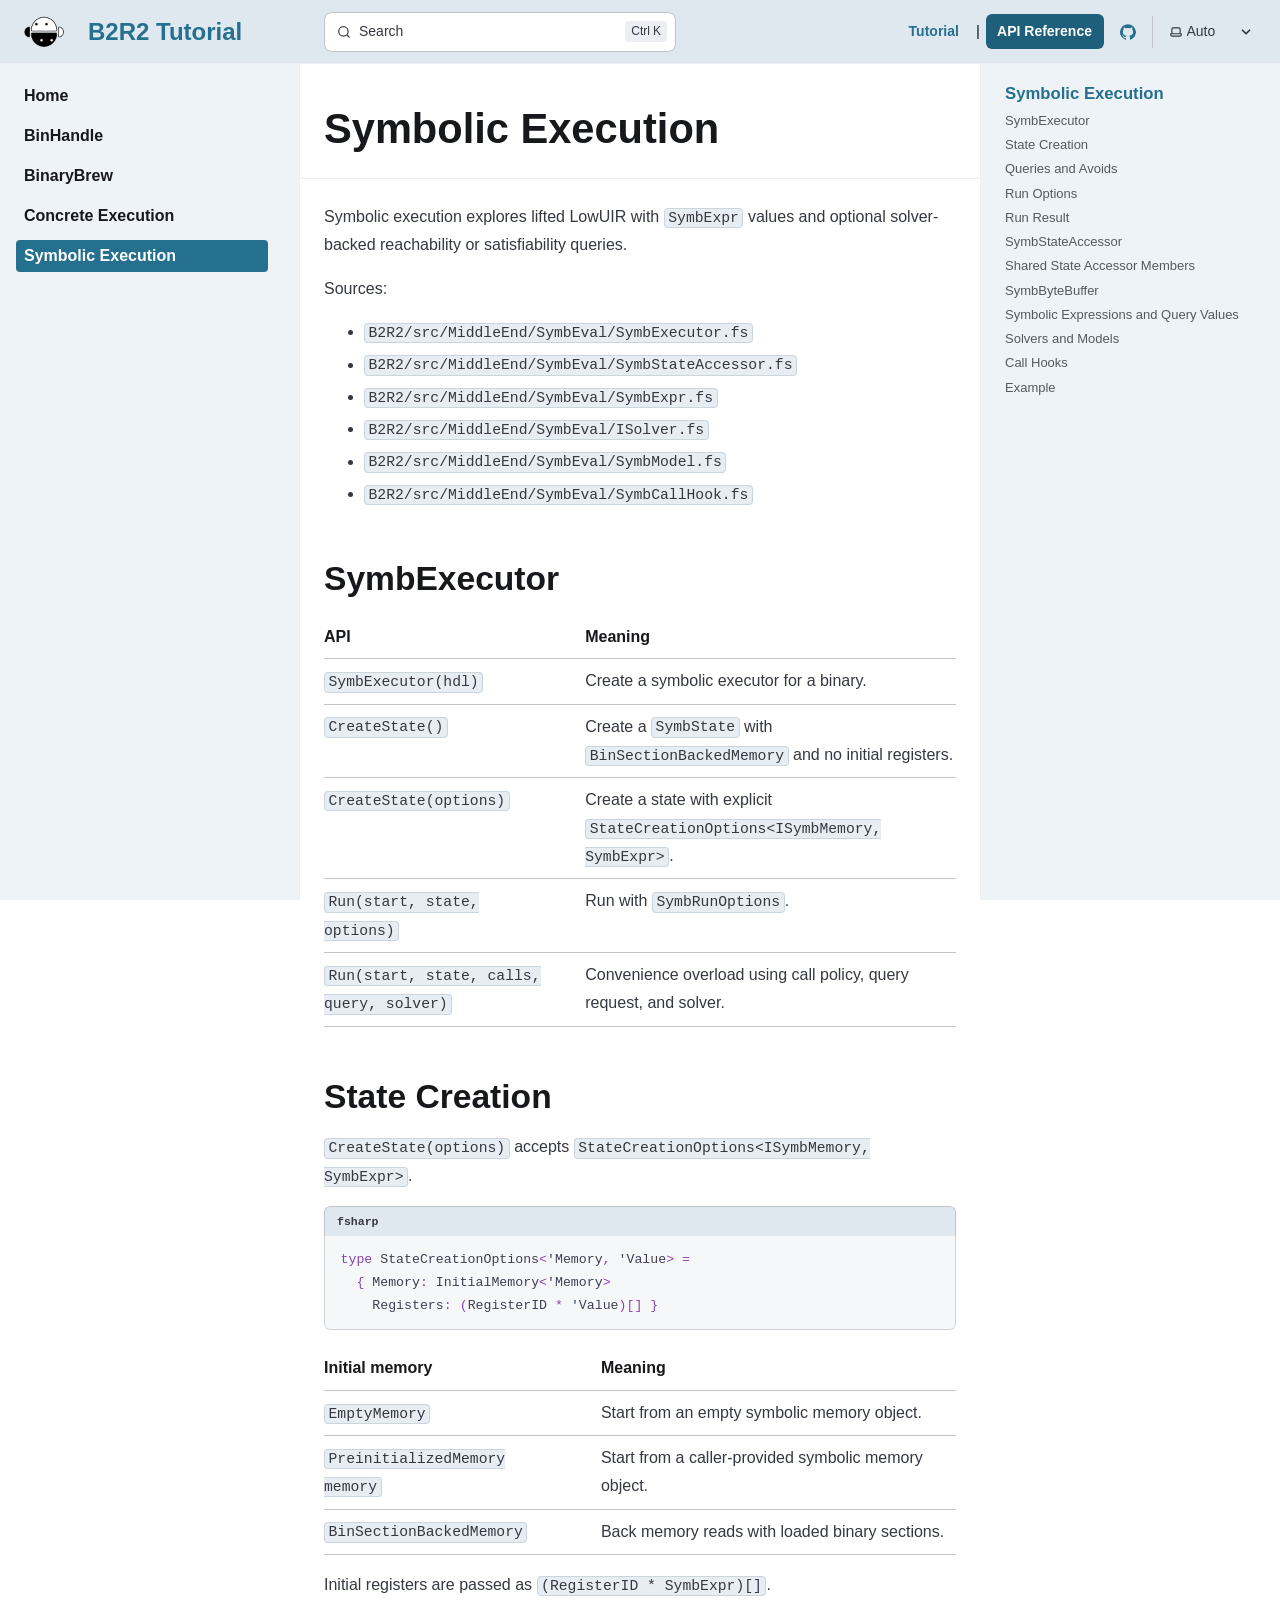
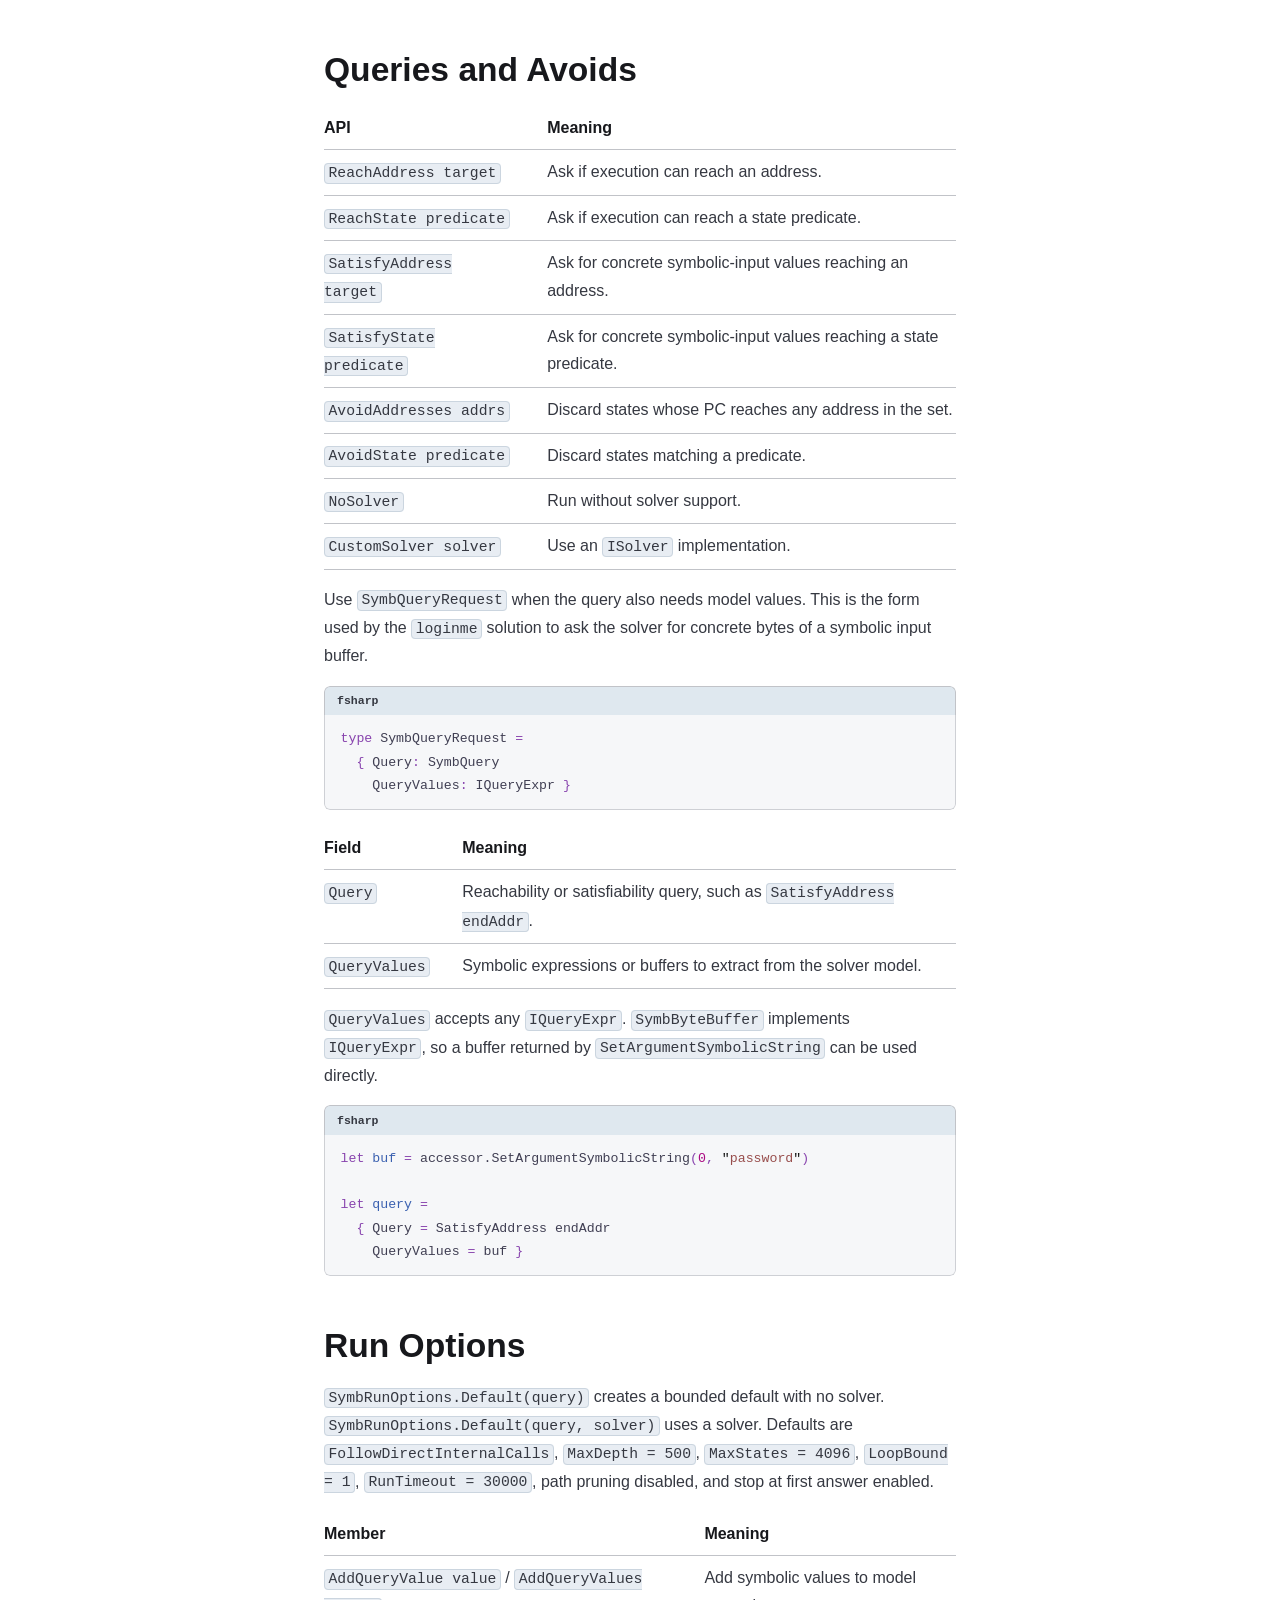
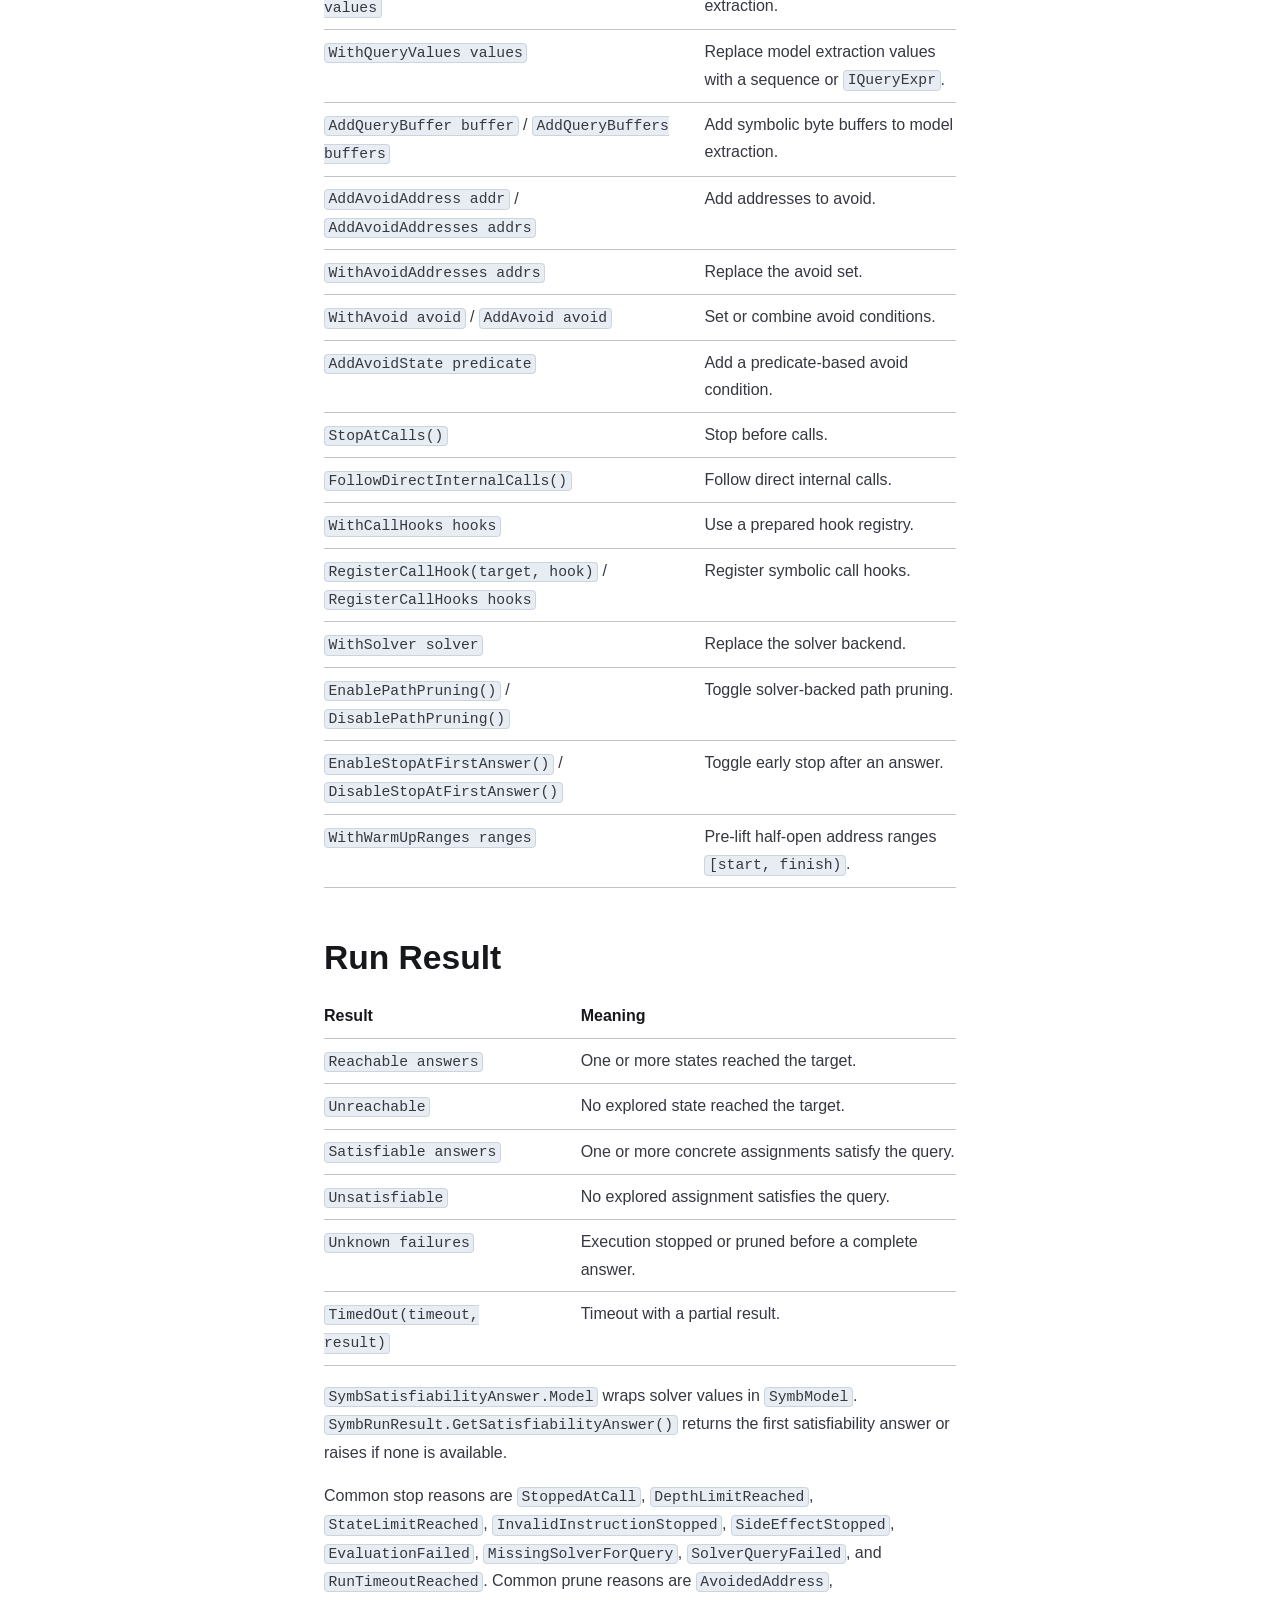
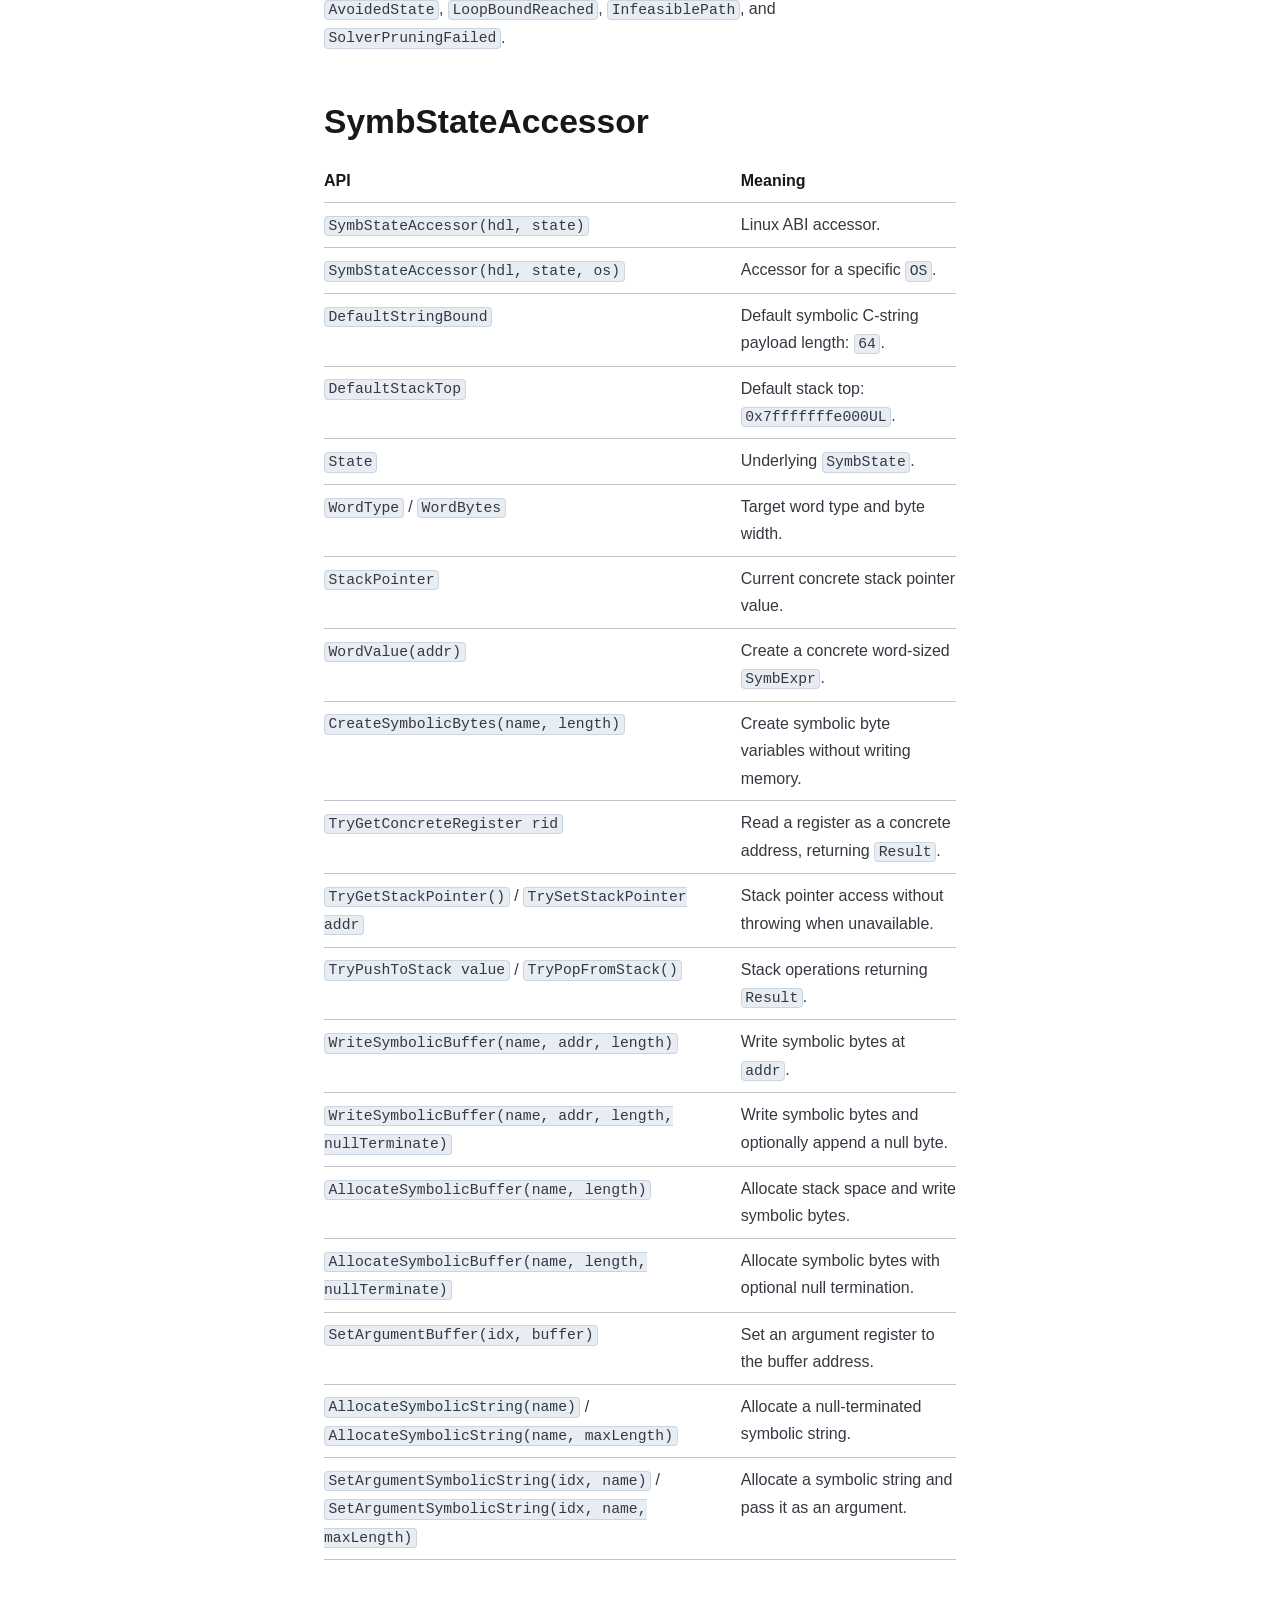
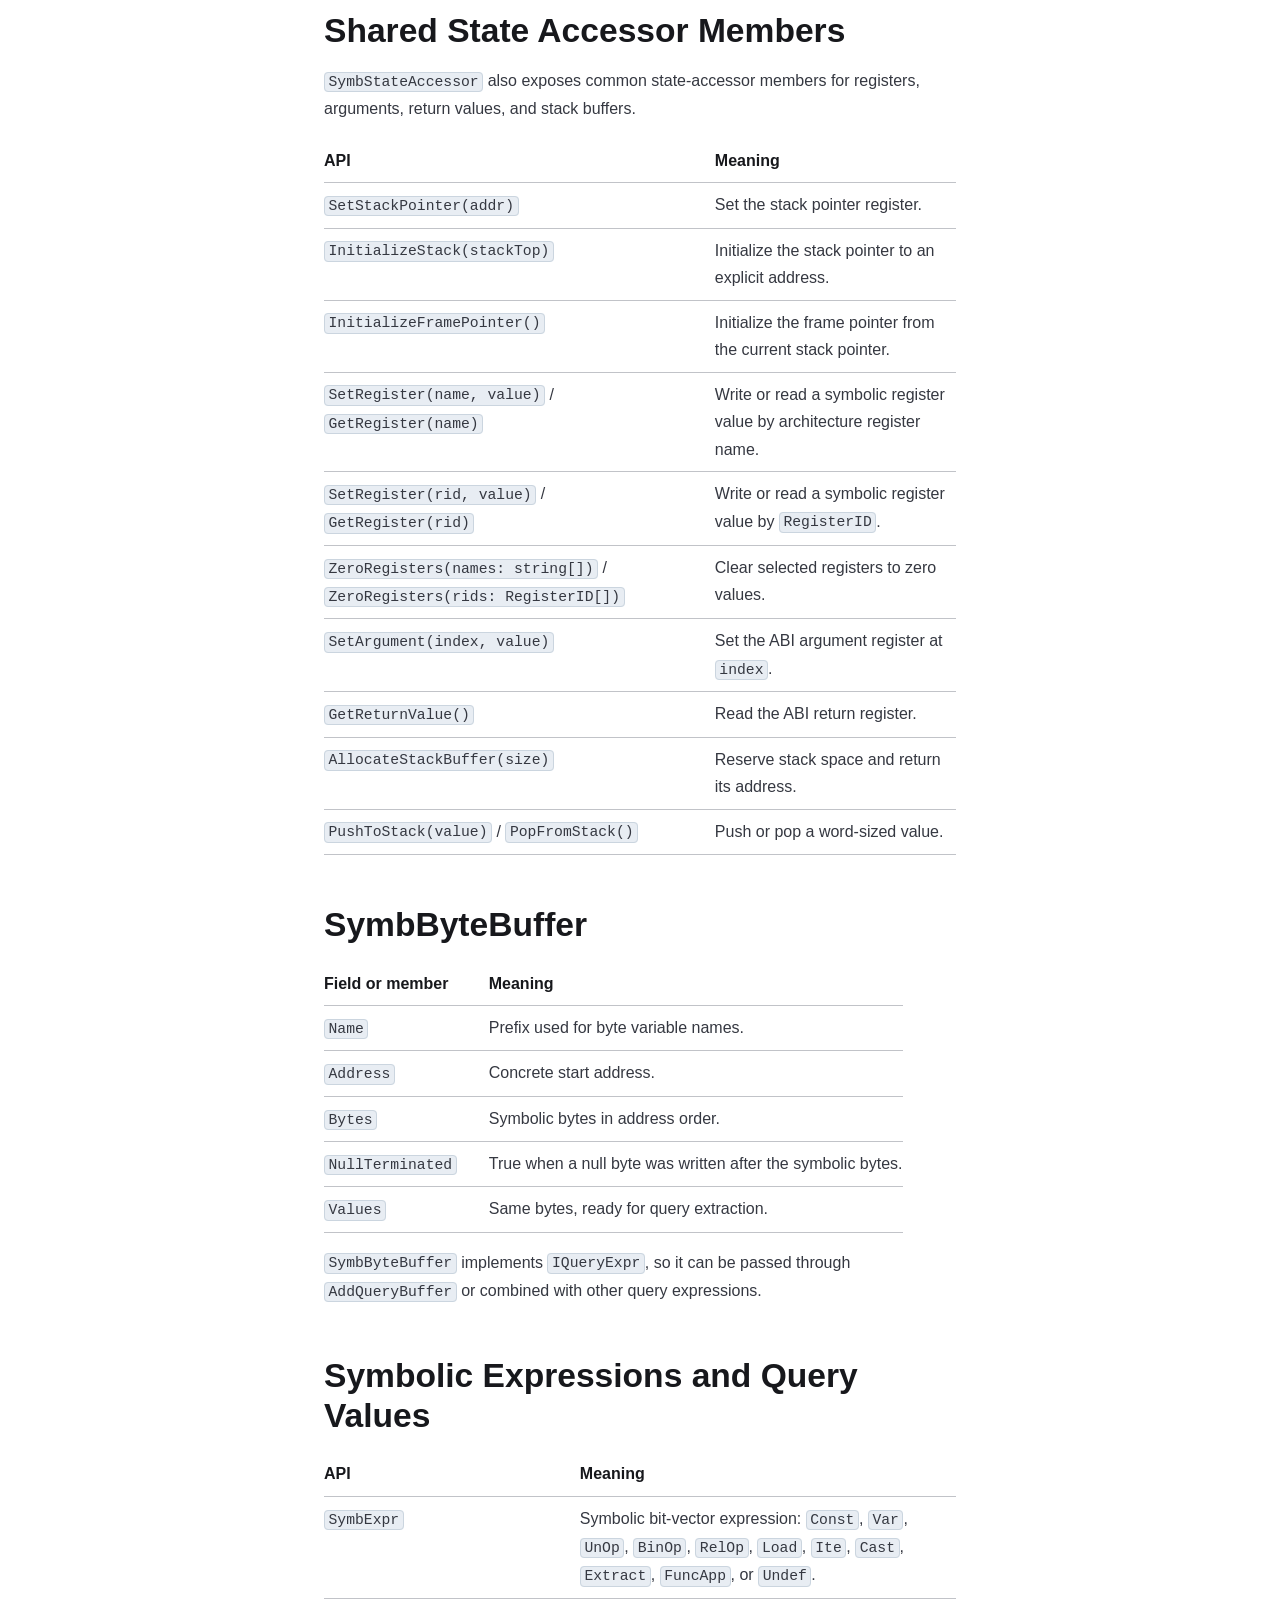
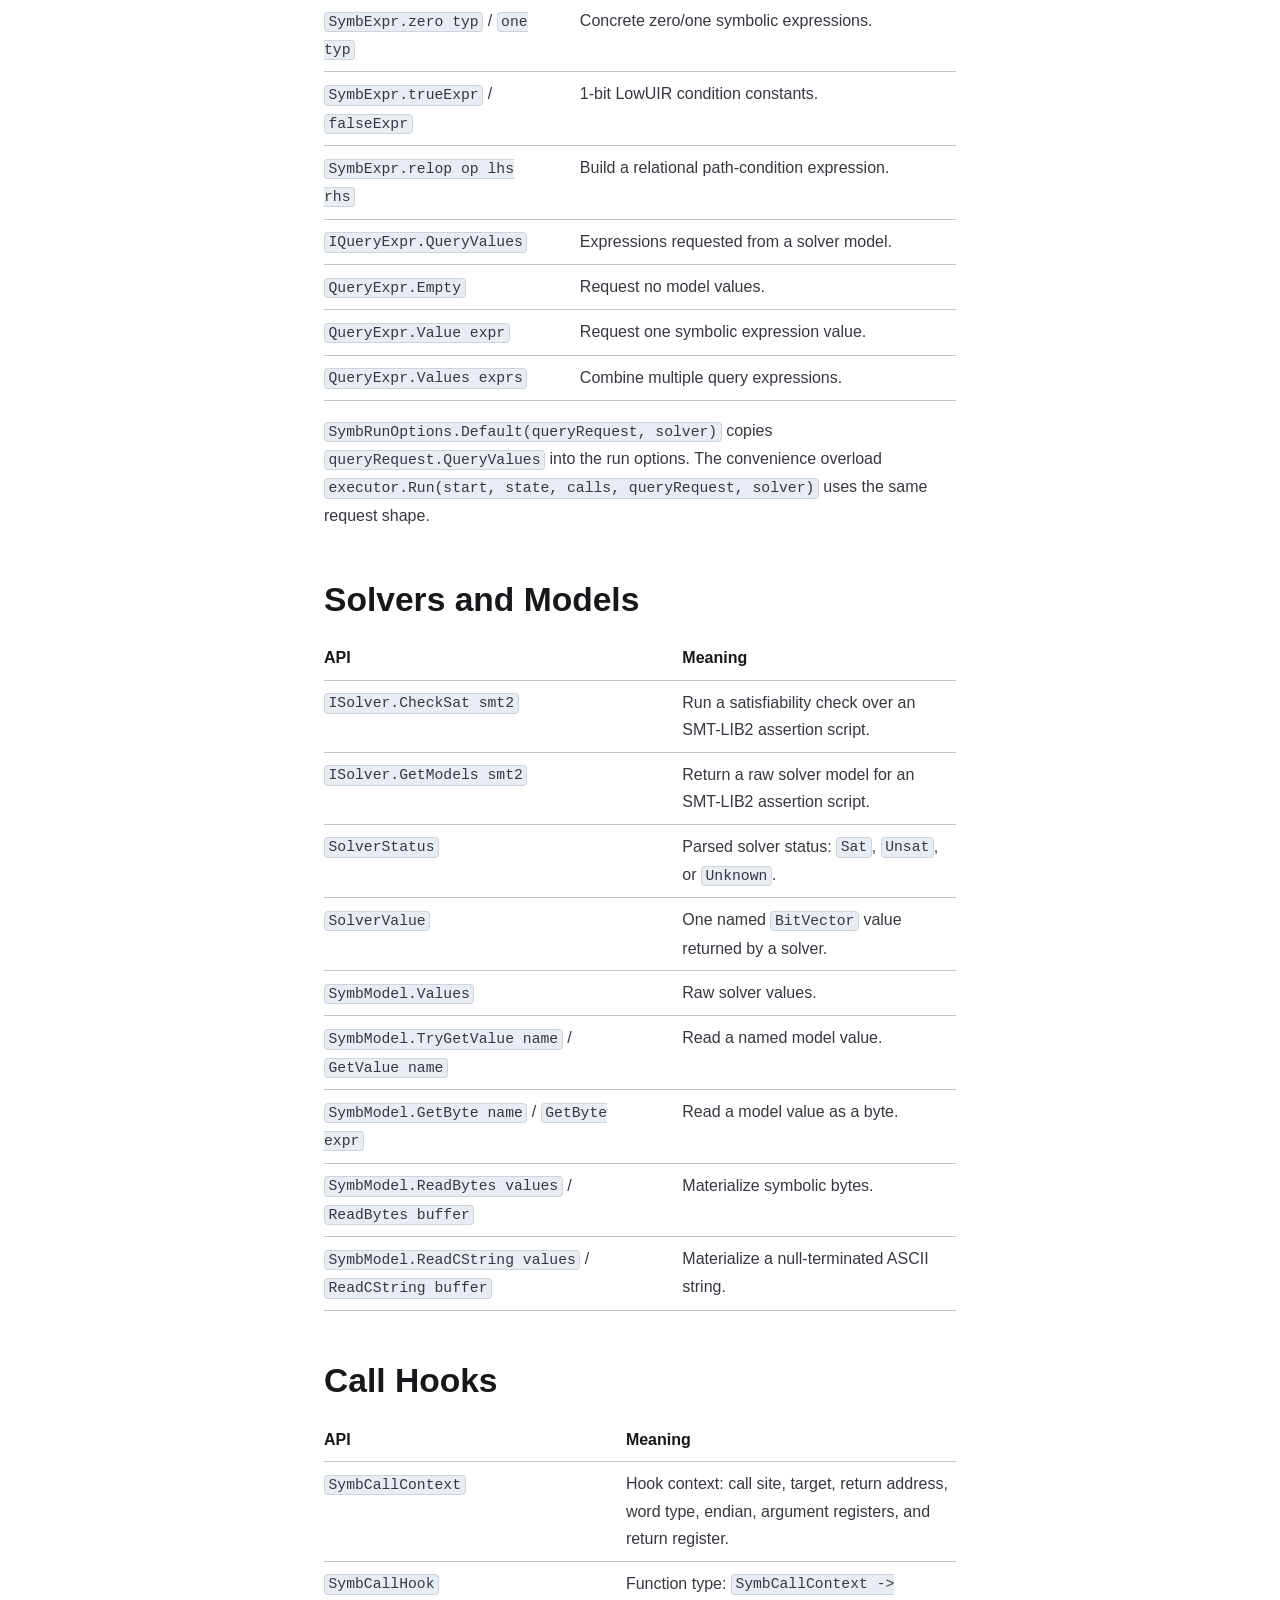
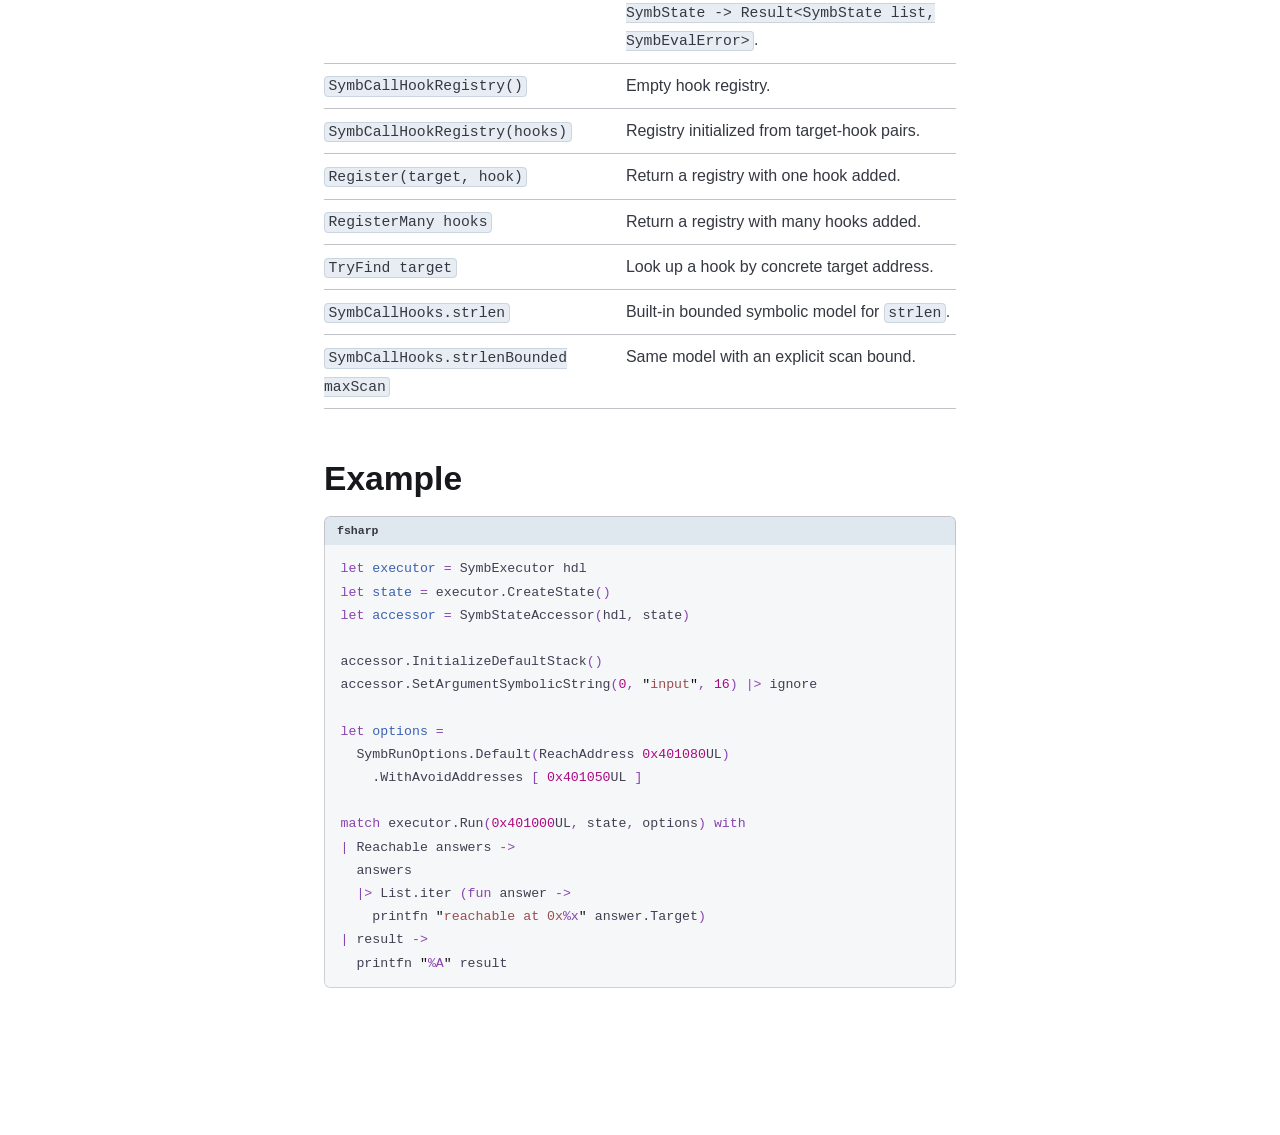
<file: tutorial-icst2026/api-reference/symbolic-execution/index.html>
<!DOCTYPE html><html lang="en" dir="ltr" data-theme="dark" data-has-toc data-has-sidebar class="astro-bguv2lll"> <head><meta charset="utf-8"/><meta name="viewport" content="width=device-width, initial-scale=1"/><title>Symbolic Execution | B2R2 Tutorial</title><link rel="canonical" href="https://b2r2.org/tutorial-icst2026/api-reference/symbolic-execution/"/><link rel="sitemap" href="/tutorial-icst2026/sitemap-index.xml"/><script>
            (() => {
              let ticking = false;
              let tocObserver;
              let suppressTocMutation = false;
              let tocStepTimer;

              const getToc = () => document.querySelector('.right-sidebar-panel starlight-toc');

              const syncTocTitle = (toc) => {
                const pageTitle = document.getElementById('_top')?.textContent?.trim();
                const topLinkText = toc.querySelector('a[href="#_top"] span');
                if (pageTitle && topLinkText) {
                  topLinkText.textContent = pageTitle;
                }
              };

              const setCurrentTocLink = (links, nextCurrent) => {
                if (!nextCurrent) return;
                suppressTocMutation = true;
                links.forEach((link) => {
                  if (link === nextCurrent) {
                    if (link.getAttribute('aria-current') !== 'true') {
                      link.setAttribute('aria-current', 'true');
                    }
                  } else if (link.hasAttribute('aria-current')) {
                    link.removeAttribute('aria-current');
                  }
                });
                requestAnimationFrame(() => {
                  suppressTocMutation = false;
                });
              };

              const getLinkTarget = (link) => {
                const href = link.getAttribute('href');
                if (!href || !href.startsWith('#')) return null;

                try {
                  return document.getElementById(decodeURIComponent(href.slice(1)));
                } catch {
                  return document.getElementById(href.slice(1));
                }
              };

              const findCurrentSectionLink = (topLink, sectionLinks) => {
                let current = topLink;
                const activationLine = Math.min(160, window.innerHeight * 0.28);

                for (const link of sectionLinks) {
                  const target = getLinkTarget(link);
                  if (!target) continue;
                  if (target.getBoundingClientRect().top <= activationLine) {
                    current = link;
                  } else {
                    break;
                  }
                }

                return current;
              };

              const keepTocProgressSequential = (orderedLinks, desiredLink) => {
                if (!desiredLink) return { link: desiredLink, stepped: false };

                const currentLink = orderedLinks.find((link) => link.getAttribute('aria-current') === 'true');
                if (!currentLink) return { link: desiredLink, stepped: false };

                const currentIndex = orderedLinks.indexOf(currentLink);
                const desiredIndex = orderedLinks.indexOf(desiredLink);
                if (currentIndex === -1 || desiredIndex === -1) return { link: desiredLink, stepped: false };

                const distance = desiredIndex - currentIndex;
                if (Math.abs(distance) <= 1) return { link: desiredLink, stepped: false };

                return {
                  link: orderedLinks[currentIndex + Math.sign(distance)],
                  stepped: true
                };
              };

              const normalizeTocCurrent = () => {
                ticking = false;

                const doc = document.documentElement;
                const nearPageTop = window.scrollY <= 8;
                const nearPageEnd = window.scrollY + window.innerHeight >= doc.scrollHeight - 8;

                const toc = getToc();
                if (!toc) return;
                observeToc();

                syncTocTitle(toc);

                const links = Array.from(toc.querySelectorAll('a[href^="#"]'));
                if (links.length === 0) return;

                const visibleLinks = links.filter((link) => link.offsetParent !== null);
                const topLink = links.find((link) => link.getAttribute('href') === '#_top');
                const sectionLinks = visibleLinks.filter((link) => link.getAttribute('href') !== '#_top');

                const orderedLinks = topLink ? [topLink, ...sectionLinks] : sectionLinks;

                let nextCurrent = findCurrentSectionLink(topLink, sectionLinks);
                if (nearPageTop) {
                  nextCurrent = topLink;
                } else if (nearPageEnd) {
                  nextCurrent = sectionLinks[sectionLinks.length - 1];
                }

                const sequentialCurrent = keepTocProgressSequential(orderedLinks, nextCurrent);
                setCurrentTocLink(links, sequentialCurrent.link);

                if (sequentialCurrent.stepped) {
                  window.clearTimeout(tocStepTimer);
                  tocStepTimer = window.setTimeout(scheduleTocUpdate, 120);
                }
              };

              const scheduleTocUpdate = () => {
                if (ticking) return;
                ticking = true;
                requestAnimationFrame(normalizeTocCurrent);
              };

              const observeToc = () => {
                const toc = getToc();
                if (!toc || tocObserver) return;

                tocObserver = new MutationObserver(() => {
                  if (!suppressTocMutation) {
                    scheduleTocUpdate();
                  }
                });
                tocObserver.observe(toc, {
                  attributes: true,
                  attributeFilter: ['aria-current'],
                  subtree: true
                });
              };

              window.addEventListener('scroll', scheduleTocUpdate, { passive: true });
              window.addEventListener('resize', scheduleTocUpdate);
              window.addEventListener('load', () => {
                observeToc();
                scheduleTocUpdate();
              });
              document.addEventListener('DOMContentLoaded', () => {
                observeToc();
                scheduleTocUpdate();
              });
            })();
          </script><link rel="shortcut icon" href="/tutorial-icst2026/favicon.svg" type="image/svg+xml"/><meta name="generator" content="Astro v6.3.3"/><meta name="generator" content="Starlight v0.39.2"/><meta property="og:title" content="Symbolic Execution"/><meta property="og:type" content="article"/><meta property="og:url" content="https://b2r2.org/tutorial-icst2026/api-reference/symbolic-execution/"/><meta property="og:locale" content="en"/><meta property="og:description" content="API reference for SymbExecutor, symbolic state helpers, solvers, models, and call hooks."/><meta property="og:site_name" content="B2R2 Tutorial"/><meta name="twitter:card" content="summary_large_image"/><meta name="description" content="API reference for SymbExecutor, symbolic state helpers, solvers, models, and call hooks."/><script>
	window.StarlightThemeProvider = (() => {
		const storedTheme =
			typeof localStorage !== 'undefined' && localStorage.getItem('starlight-theme');
		const theme =
			storedTheme ||
			(window.matchMedia('(prefers-color-scheme: light)').matches ? 'light' : 'dark');
		document.documentElement.dataset.theme = theme === 'light' ? 'light' : 'dark';
		return {
			updatePickers(theme = storedTheme || 'auto') {
				document.querySelectorAll('starlight-theme-select').forEach((picker) => {
					const select = picker.querySelector('select');
					if (select) select.value = theme;
					/** @type {HTMLTemplateElement | null} */
					const tmpl = document.querySelector(`#theme-icons`);
					const newIcon = tmpl && tmpl.content.querySelector('.' + theme);
					if (newIcon) {
						const oldIcon = picker.querySelector('svg.label-icon');
						if (oldIcon) {
							oldIcon.replaceChildren(...newIcon.cloneNode(true).childNodes);
						}
					}
				});
			},
		};
	})();
</script><template id="theme-icons"><svg aria-hidden="true" class="light astro-c6vsoqas" width="16" height="16" viewBox="0 0 24 24" fill="currentColor" style="--sl-icon-size: 1em;"><path d="M5 12a1 1 0 0 0-1-1H3a1 1 0 0 0 0 2h1a1 1 0 0 0 1-1Zm.64 5-.71.71a1 1 0 0 0 0 1.41 1 1 0 0 0 1.41 0l.71-.71A1 1 0 0 0 5.64 17ZM12 5a1 1 0 0 0 1-1V3a1 1 0 0 0-2 0v1a1 1 0 0 0 1 1Zm5.66 2.34a1 1 0 0 0 .7-.29l.71-.71a1 1 0 1 0-1.41-1.41l-.66.71a1 1 0 0 0 0 1.41 1 1 0 0 0 .66.29Zm-12-.29a1 1 0 0 0 1.41 0 1 1 0 0 0 0-1.41l-.71-.71a1.004 1.004 0 1 0-1.43 1.41l.73.71ZM21 11h-1a1 1 0 0 0 0 2h1a1 1 0 0 0 0-2Zm-2.64 6A1 1 0 0 0 17 18.36l.71.71a1 1 0 0 0 1.41 0 1 1 0 0 0 0-1.41l-.76-.66ZM12 6.5a5.5 5.5 0 1 0 5.5 5.5A5.51 5.51 0 0 0 12 6.5Zm0 9a3.5 3.5 0 1 1 0-7 3.5 3.5 0 0 1 0 7Zm0 3.5a1 1 0 0 0-1 1v1a1 1 0 0 0 2 0v-1a1 1 0 0 0-1-1Z"/></svg><svg aria-hidden="true" class="dark astro-c6vsoqas" width="16" height="16" viewBox="0 0 24 24" fill="currentColor" style="--sl-icon-size: 1em;"><path d="M21.64 13a1 1 0 0 0-1.05-.14 8.049 8.049 0 0 1-3.37.73 8.15 8.15 0 0 1-8.14-8.1 8.59 8.59 0 0 1 .25-2A1 1 0 0 0 8 2.36a10.14 10.14 0 1 0 14 11.69 1 1 0 0 0-.36-1.05Zm-9.5 6.69A8.14 8.14 0 0 1 7.08 5.22v.27a10.15 10.15 0 0 0 10.14 10.14 9.784 9.784 0 0 0 2.1-.22 8.11 8.11 0 0 1-7.18 4.32v-.04Z"/></svg><svg aria-hidden="true" class="auto astro-c6vsoqas" width="16" height="16" viewBox="0 0 24 24" fill="currentColor" style="--sl-icon-size: 1em;"><path d="M21 14h-1V7a3 3 0 0 0-3-3H7a3 3 0 0 0-3 3v7H3a1 1 0 0 0-1 1v2a3 3 0 0 0 3 3h14a3 3 0 0 0 3-3v-2a1 1 0 0 0-1-1ZM6 7a1 1 0 0 1 1-1h10a1 1 0 0 1 1 1v7H6V7Zm14 10a1 1 0 0 1-1 1H5a1 1 0 0 1-1-1v-1h16v1Z"/></svg></template><link rel="stylesheet" href="/tutorial-icst2026/_astro/print.DNXP8c50.css" media="print"><link rel="stylesheet" href="/tutorial-icst2026/_astro/common.BatnFhkY.css"><script type="module" src="/tutorial-icst2026/_astro/page.B_tncCx8.js"></script></head> <body class="astro-bguv2lll"> <a href="#_top" class="astro-7q3lir66">Skip to content</a> <div class="page sl-flex astro-vrdttmbt"> <header class="header astro-vrdttmbt"><div class="header astro-3ef6ksr2"> <div class="title-wrapper sl-flex astro-3ef6ksr2"> <a href="/tutorial-icst2026/" class="site-title sl-flex astro-m46x6ez3">  <img class="astro-m46x6ez3" alt="B2R2 logo" src="/tutorial-icst2026/_astro/b2r2-240x240.DTaXsLfQ.png" width="240" height="240">  <span class="astro-m46x6ez3" translate="no"> B2R2 Tutorial </span> </a> </div> <div class="sl-flex print:hidden astro-3ef6ksr2"> <site-search class="astro-3ef6ksr2 astro-v37mnknz" data-translations="{&quot;placeholder&quot;:&quot;Search&quot;}"> <button data-open-modal disabled aria-label="Search" aria-keyshortcuts="Control+K" class="astro-v37mnknz"> <svg aria-hidden="true" class="astro-v37mnknz astro-c6vsoqas" width="16" height="16" viewBox="0 0 24 24" fill="currentColor" style="--sl-icon-size: 1em;"><path d="M21.71 20.29 18 16.61A9 9 0 1 0 16.61 18l3.68 3.68a.999.999 0 0 0 1.42 0 1 1 0 0 0 0-1.39ZM11 18a7 7 0 1 1 0-14 7 7 0 0 1 0 14Z"/></svg> <span class="sl-hidden md:sl-block astro-v37mnknz" aria-hidden="true">Search</span> <kbd class="sl-hidden md:sl-flex astro-v37mnknz" style="display: none;"> <kbd class="astro-v37mnknz">Ctrl</kbd><kbd class="astro-v37mnknz">K</kbd> </kbd> </button> <dialog style="padding:0" aria-label="Search" class="astro-v37mnknz"> <div class="dialog-frame sl-flex astro-v37mnknz">  <button data-close-modal class="sl-flex md:sl-hidden astro-v37mnknz"> Cancel </button> <div class="search-container astro-v37mnknz"> <div id="starlight__search" class="astro-v37mnknz"></div> </div> </div> </dialog> </site-search>  <script>
	(() => {
		const openBtn = document.querySelector('button[data-open-modal]');
		const shortcut = openBtn?.querySelector('kbd');
		if (!openBtn || !(shortcut instanceof HTMLElement)) return;
		const platformKey = shortcut.querySelector('kbd');
		if (platformKey && /(Mac|iPhone|iPod|iPad)/i.test(navigator.platform)) {
			platformKey.textContent = '⌘';
			openBtn.setAttribute('aria-keyshortcuts', 'Meta+K');
		}
		shortcut.style.display = '';
	})();
</script> <script type="module" src="/tutorial-icst2026/_astro/Search.astro_astro_type_script_index_0_lang.DRrH9zrU.js"></script>  </div> <div class="sl-hidden md:sl-flex print:hidden right-group astro-3ef6ksr2"> <nav class="section-switcher astro-3ef6ksr2" aria-label="Documentation sections"> <a href="/tutorial-icst2026/" class="section-switcher__link astro-3ef6ksr2">
Tutorial
</a> <span class="section-switcher__separator astro-3ef6ksr2" aria-hidden="true">|</span> <a href="/tutorial-icst2026/api-reference/" class="section-switcher__link active astro-3ef6ksr2" aria-current="location">
API Reference
</a> </nav> <div class="sl-flex social-icons astro-3ef6ksr2"> <a href="https://github.com/B2R2-org/B2R2" rel="me" class="sl-flex astro-wy4te6ga"><span class="sr-only astro-wy4te6ga">B2R2 on GitHub</span><svg aria-hidden="true" class="astro-wy4te6ga astro-c6vsoqas" width="16" height="16" viewBox="0 0 24 24" fill="currentColor" style="--sl-icon-size: 1em;"><path d="M12 .3a12 12 0 0 0-3.8 23.38c.6.12.83-.26.83-.57L9 21.07c-3.34.72-4.04-1.61-4.04-1.61-.55-1.39-1.34-1.76-1.34-1.76-1.08-.74.09-.73.09-.73 1.2.09 1.83 1.24 1.83 1.24 1.08 1.83 2.81 1.3 3.5 1 .1-.78.42-1.31.76-1.61-2.67-.3-5.47-1.33-5.47-5.93 0-1.31.47-2.38 1.24-3.22-.14-.3-.54-1.52.1-3.18 0 0 1-.32 3.3 1.23a11.5 11.5 0 0 1 6 0c2.28-1.55 3.29-1.23 3.29-1.23.64 1.66.24 2.88.12 3.18a4.65 4.65 0 0 1 1.23 3.22c0 4.61-2.8 5.63-5.48 5.92.42.36.81 1.1.81 2.22l-.01 3.29c0 .31.2.69.82.57A12 12 0 0 0 12 .3Z"/></svg></a> </div> <starlight-theme-select>  <label style="--sl-select-width: 6.25em" class="astro-4yphtoen"> <span class="sr-only astro-4yphtoen">Select theme</span> <svg aria-hidden="true" class="icon label-icon astro-4yphtoen astro-c6vsoqas" width="16" height="16" viewBox="0 0 24 24" fill="currentColor" style="--sl-icon-size: 1em;"><path d="M21 14h-1V7a3 3 0 0 0-3-3H7a3 3 0 0 0-3 3v7H3a1 1 0 0 0-1 1v2a3 3 0 0 0 3 3h14a3 3 0 0 0 3-3v-2a1 1 0 0 0-1-1ZM6 7a1 1 0 0 1 1-1h10a1 1 0 0 1 1 1v7H6V7Zm14 10a1 1 0 0 1-1 1H5a1 1 0 0 1-1-1v-1h16v1Z"/></svg> <select autocomplete="off" class="astro-4yphtoen"> <option value="dark" class="astro-4yphtoen">Dark</option><option value="light" class="astro-4yphtoen">Light</option><option value="auto" selected class="astro-4yphtoen">Auto</option> </select> <svg aria-hidden="true" class="icon caret astro-4yphtoen astro-c6vsoqas" width="16" height="16" viewBox="0 0 24 24" fill="currentColor" style="--sl-icon-size: 1em;"><path d="M17 9.17a1 1 0 0 0-1.41 0L12 12.71 8.46 9.17a1 1 0 1 0-1.41 1.42l4.24 4.24a1.002 1.002 0 0 0 1.42 0L17 10.59a1.002 1.002 0 0 0 0-1.42Z"/></svg> </label> </starlight-theme-select>  <script>
	StarlightThemeProvider.updatePickers();
</script> <script type="module">const r="starlight-theme",o=e=>e==="auto"||e==="dark"||e==="light"?e:"auto",c=()=>o(typeof localStorage<"u"&&localStorage.getItem(r));function n(e){typeof localStorage<"u"&&localStorage.setItem(r,e==="light"||e==="dark"?e:"")}const l=()=>matchMedia("(prefers-color-scheme: light)").matches?"light":"dark";function t(e){StarlightThemeProvider.updatePickers(e),document.documentElement.dataset.theme=e==="auto"?l():e,n(e)}matchMedia("(prefers-color-scheme: light)").addEventListener("change",()=>{c()==="auto"&&t("auto")});class s extends HTMLElement{constructor(){super(),t(c()),this.querySelector("select")?.addEventListener("change",a=>{a.currentTarget instanceof HTMLSelectElement&&t(o(a.currentTarget.value))})}}customElements.define("starlight-theme-select",s);</script> <script type="module">class s extends HTMLElement{constructor(){super();const e=this.querySelector("select");e&&(e.addEventListener("change",t=>{t.currentTarget instanceof HTMLSelectElement&&(window.location.pathname=t.currentTarget.value)}),window.addEventListener("pageshow",t=>{if(!t.persisted)return;const n=e.querySelector("option[selected]")?.index;n!==e.selectedIndex&&(e.selectedIndex=n??0)}))}}customElements.define("starlight-lang-select",s);</script> </div> </div></header> <nav class="sidebar print:hidden astro-vrdttmbt" aria-label="Main"> <starlight-menu-button class="print:hidden astro-jif73yzw"> <button aria-expanded="false" aria-label="Menu" aria-controls="starlight__sidebar" class="sl-flex md:sl-hidden astro-jif73yzw"> <svg aria-hidden="true" class="open-menu astro-jif73yzw astro-c6vsoqas" width="16" height="16" viewBox="0 0 24 24" fill="currentColor" style="--sl-icon-size: 1em;"><path d="M3 8h18a1 1 0 1 0 0-2H3a1 1 0 0 0 0 2Zm18 8H3a1 1 0 0 0 0 2h18a1 1 0 0 0 0-2Zm0-5H3a1 1 0 0 0 0 2h18a1 1 0 0 0 0-2Z"/></svg> <svg aria-hidden="true" class="close-menu astro-jif73yzw astro-c6vsoqas" width="16" height="16" viewBox="0 0 24 24" fill="currentColor" style="--sl-icon-size: 1em;"><path d="m13.41 12 6.3-6.29a1.004 1.004 0 1 0-1.42-1.42L12 10.59l-6.29-6.3a1.004 1.004 0 0 0-1.42 1.42l6.3 6.29-6.3 6.29a1 1 0 0 0 0 1.42.998.998 0 0 0 1.42 0l6.29-6.3 6.29 6.3a.999.999 0 0 0 1.42 0 1 1 0 0 0 0-1.42L13.41 12Z"/></svg> </button> </starlight-menu-button> <script type="module">class s extends HTMLElement{constructor(){super(),this.btn=this.querySelector("button"),this.btn.addEventListener("click",()=>this.toggleExpanded());const t=this.closest("nav");t&&t.addEventListener("keyup",e=>this.closeOnEscape(e))}setExpanded(t){this.setAttribute("aria-expanded",String(t)),document.body.toggleAttribute("data-mobile-menu-expanded",t)}toggleExpanded(){this.setExpanded(this.getAttribute("aria-expanded")!=="true")}closeOnEscape(t){t.code==="Escape"&&(this.setExpanded(!1),this.btn.focus())}}customElements.define("starlight-menu-button",s);</script>  <div id="starlight__sidebar" class="sidebar-pane astro-vrdttmbt"> <div class="sidebar-content sl-flex astro-vrdttmbt"> <sl-sidebar-state-persist data-hash="15bhkya" class="astro-kku4brbg"> <script aria-hidden="true">
		(() => {
			try {
				if (!matchMedia('(min-width: 50em)').matches) return;
				/** @type {HTMLElement | null} */
				const target = document.querySelector('sl-sidebar-state-persist');
				const state = JSON.parse(sessionStorage.getItem('sl-sidebar-state') || '0');
				if (!target || !state || target.dataset.hash !== state.hash) return;
				window._starlightScrollRestore = state.scroll;
				customElements.define(
					'sl-sidebar-restore',
					class SidebarRestore extends HTMLElement {
						connectedCallback() {
							try {
								const idx = parseInt(this.dataset.index || '');
								const details = this.closest('details');
								if (details && typeof state.open[idx] === 'boolean') details.open = state.open[idx];
							} catch {}
						}
					}
				);
			} catch {}
		})();
	</script>  <ul class="top-level astro-3ii7xxms"> <li class="astro-3ii7xxms"> <a href="/tutorial-icst2026/api-reference/" class="large astro-3ii7xxms"> <span class="astro-3ii7xxms">Home</span>  </a> </li><li class="astro-3ii7xxms"> <a href="/tutorial-icst2026/api-reference/binhandle/" class="large astro-3ii7xxms"> <span class="astro-3ii7xxms">BinHandle</span>  </a> </li><li class="astro-3ii7xxms"> <a href="/tutorial-icst2026/api-reference/binarybrew/" class="large astro-3ii7xxms"> <span class="astro-3ii7xxms">BinaryBrew</span>  </a> </li><li class="astro-3ii7xxms"> <a href="/tutorial-icst2026/api-reference/concrete-execution/" class="large astro-3ii7xxms"> <span class="astro-3ii7xxms">Concrete Execution</span>  </a> </li><li class="astro-3ii7xxms"> <a href="/tutorial-icst2026/api-reference/symbolic-execution/" aria-current="page" class="large astro-3ii7xxms"> <span class="astro-3ii7xxms">Symbolic Execution</span>  </a> </li> </ul>  <script aria-hidden="true">
		(() => {
			const scroller = document.getElementById('starlight__sidebar');
			if (!window._starlightScrollRestore || !scroller) return;
			scroller.scrollTop = window._starlightScrollRestore;
			delete window._starlightScrollRestore;
		})();
	</script> </sl-sidebar-state-persist> <div class="md:sl-hidden"> <div class="mobile-preferences sl-flex astro-wu23bvmt"> <div class="social-icons astro-wu23bvmt"> <a href="https://github.com/B2R2-org/B2R2" rel="me" class="sl-flex astro-wy4te6ga"><span class="sr-only astro-wy4te6ga">B2R2 on GitHub</span><svg aria-hidden="true" class="astro-wy4te6ga astro-c6vsoqas" width="16" height="16" viewBox="0 0 24 24" fill="currentColor" style="--sl-icon-size: 1em;"><path d="M12 .3a12 12 0 0 0-3.8 23.38c.6.12.83-.26.83-.57L9 21.07c-3.34.72-4.04-1.61-4.04-1.61-.55-1.39-1.34-1.76-1.34-1.76-1.08-.74.09-.73.09-.73 1.2.09 1.83 1.24 1.83 1.24 1.08 1.83 2.81 1.3 3.5 1 .1-.78.42-1.31.76-1.61-2.67-.3-5.47-1.33-5.47-5.93 0-1.31.47-2.38 1.24-3.22-.14-.3-.54-1.52.1-3.18 0 0 1-.32 3.3 1.23a11.5 11.5 0 0 1 6 0c2.28-1.55 3.29-1.23 3.29-1.23.64 1.66.24 2.88.12 3.18a4.65 4.65 0 0 1 1.23 3.22c0 4.61-2.8 5.63-5.48 5.92.42.36.81 1.1.81 2.22l-.01 3.29c0 .31.2.69.82.57A12 12 0 0 0 12 .3Z"/></svg></a> </div> <starlight-theme-select>  <label style="--sl-select-width: 6.25em" class="astro-4yphtoen"> <span class="sr-only astro-4yphtoen">Select theme</span> <svg aria-hidden="true" class="icon label-icon astro-4yphtoen astro-c6vsoqas" width="16" height="16" viewBox="0 0 24 24" fill="currentColor" style="--sl-icon-size: 1em;"><path d="M21 14h-1V7a3 3 0 0 0-3-3H7a3 3 0 0 0-3 3v7H3a1 1 0 0 0-1 1v2a3 3 0 0 0 3 3h14a3 3 0 0 0 3-3v-2a1 1 0 0 0-1-1ZM6 7a1 1 0 0 1 1-1h10a1 1 0 0 1 1 1v7H6V7Zm14 10a1 1 0 0 1-1 1H5a1 1 0 0 1-1-1v-1h16v1Z"/></svg> <select autocomplete="off" class="astro-4yphtoen"> <option value="dark" class="astro-4yphtoen">Dark</option><option value="light" class="astro-4yphtoen">Light</option><option value="auto" selected class="astro-4yphtoen">Auto</option> </select> <svg aria-hidden="true" class="icon caret astro-4yphtoen astro-c6vsoqas" width="16" height="16" viewBox="0 0 24 24" fill="currentColor" style="--sl-icon-size: 1em;"><path d="M17 9.17a1 1 0 0 0-1.41 0L12 12.71 8.46 9.17a1 1 0 1 0-1.41 1.42l4.24 4.24a1.002 1.002 0 0 0 1.42 0L17 10.59a1.002 1.002 0 0 0 0-1.42Z"/></svg> </label> </starlight-theme-select>  <script>
	StarlightThemeProvider.updatePickers();
</script>   </div> </div> </div> </div> </nav> <div class="main-frame astro-vrdttmbt">  <script type="module">const a=document.getElementById("starlight__sidebar"),n=a?.querySelector("sl-sidebar-state-persist"),o="sl-sidebar-state",i=()=>{let t=[];const e=n?.dataset.hash||"";try{const s=sessionStorage.getItem(o),r=JSON.parse(s||"{}");Array.isArray(r.open)&&r.hash===e&&(t=r.open)}catch{}return{hash:e,open:t,scroll:a?.scrollTop||0}},c=t=>{try{sessionStorage.setItem(o,JSON.stringify(t))}catch{}},d=()=>c(i()),l=(t,e)=>{const s=i();s.open[e]=t,c(s)};n?.addEventListener("click",t=>{if(!(t.target instanceof Element))return;const e=t.target.closest("summary")?.closest("details");if(!e)return;const s=e.querySelector("sl-sidebar-restore"),r=parseInt(s?.dataset.index||"");isNaN(r)||l(!e.open,r)});addEventListener("visibilitychange",()=>{document.visibilityState==="hidden"&&d()});addEventListener("pageHide",d);</script> <div class="lg:sl-flex astro-67yu43on"> <aside class="right-sidebar-container print:hidden astro-67yu43on"> <div class="right-sidebar astro-67yu43on"> <div class="lg:sl-hidden astro-pb3aqygn"><mobile-starlight-toc data-min-h="2" data-max-h="3" class="astro-doynk5tl"><nav aria-labelledby="starlight__on-this-page--mobile" class="astro-doynk5tl"><details id="starlight__mobile-toc" class="astro-doynk5tl"><summary id="starlight__on-this-page--mobile" class="sl-flex astro-doynk5tl"><span class="toggle sl-flex astro-doynk5tl">On this page<svg aria-hidden="true" class="caret astro-doynk5tl astro-c6vsoqas" width="16" height="16" viewBox="0 0 24 24" fill="currentColor" style="--sl-icon-size: 1rem;"><path d="m14.83 11.29-4.24-4.24a1 1 0 1 0-1.42 1.41L12.71 12l-3.54 3.54a1 1 0 0 0 0 1.41 1 1 0 0 0 .71.29 1 1 0 0 0 .71-.29l4.24-4.24a1.002 1.002 0 0 0 0-1.42Z"/></svg></span><span class="display-current astro-doynk5tl"></span></summary><div class="dropdown astro-doynk5tl"><ul class="isMobile astro-gnoq344e" style="--depth: 0;"> <li class="astro-gnoq344e" style="--depth: 0;"> <a href="#_top" class="astro-gnoq344e" style="--depth: 0;"> <span class="astro-gnoq344e" style="--depth: 0;">Overview</span> </a>  </li><li class="astro-gnoq344e" style="--depth: 0;"> <a href="#symbexecutor" class="astro-gnoq344e" style="--depth: 0;"> <span class="astro-gnoq344e" style="--depth: 0;">SymbExecutor</span> </a>  </li><li class="astro-gnoq344e" style="--depth: 0;"> <a href="#state-creation" class="astro-gnoq344e" style="--depth: 0;"> <span class="astro-gnoq344e" style="--depth: 0;">State Creation</span> </a>  </li><li class="astro-gnoq344e" style="--depth: 0;"> <a href="#queries-and-avoids" class="astro-gnoq344e" style="--depth: 0;"> <span class="astro-gnoq344e" style="--depth: 0;">Queries and Avoids</span> </a>  </li><li class="astro-gnoq344e" style="--depth: 0;"> <a href="#run-options" class="astro-gnoq344e" style="--depth: 0;"> <span class="astro-gnoq344e" style="--depth: 0;">Run Options</span> </a>  </li><li class="astro-gnoq344e" style="--depth: 0;"> <a href="#run-result" class="astro-gnoq344e" style="--depth: 0;"> <span class="astro-gnoq344e" style="--depth: 0;">Run Result</span> </a>  </li><li class="astro-gnoq344e" style="--depth: 0;"> <a href="#symbstateaccessor" class="astro-gnoq344e" style="--depth: 0;"> <span class="astro-gnoq344e" style="--depth: 0;">SymbStateAccessor</span> </a>  </li><li class="astro-gnoq344e" style="--depth: 0;"> <a href="#shared-state-accessor-members" class="astro-gnoq344e" style="--depth: 0;"> <span class="astro-gnoq344e" style="--depth: 0;">Shared State Accessor Members</span> </a>  </li><li class="astro-gnoq344e" style="--depth: 0;"> <a href="#symbbytebuffer" class="astro-gnoq344e" style="--depth: 0;"> <span class="astro-gnoq344e" style="--depth: 0;">SymbByteBuffer</span> </a>  </li><li class="astro-gnoq344e" style="--depth: 0;"> <a href="#symbolic-expressions-and-query-values" class="astro-gnoq344e" style="--depth: 0;"> <span class="astro-gnoq344e" style="--depth: 0;">Symbolic Expressions and Query Values</span> </a>  </li><li class="astro-gnoq344e" style="--depth: 0;"> <a href="#solvers-and-models" class="astro-gnoq344e" style="--depth: 0;"> <span class="astro-gnoq344e" style="--depth: 0;">Solvers and Models</span> </a>  </li><li class="astro-gnoq344e" style="--depth: 0;"> <a href="#call-hooks" class="astro-gnoq344e" style="--depth: 0;"> <span class="astro-gnoq344e" style="--depth: 0;">Call Hooks</span> </a>  </li><li class="astro-gnoq344e" style="--depth: 0;"> <a href="#example" class="astro-gnoq344e" style="--depth: 0;"> <span class="astro-gnoq344e" style="--depth: 0;">Example</span> </a>  </li> </ul></div></details></nav></mobile-starlight-toc><script type="module" src="/tutorial-icst2026/_astro/MobileTableOfContents.astro_astro_type_script_index_0_lang.hwBsy0Mo.js"></script></div><div class="right-sidebar-panel sl-hidden lg:sl-block astro-pb3aqygn"><div class="sl-container astro-pb3aqygn"><starlight-toc data-min-h="2" data-max-h="3"><nav aria-labelledby="starlight__on-this-page"><h2 id="starlight__on-this-page">On this page</h2><ul class="astro-gnoq344e" style="--depth: 0;"> <li class="astro-gnoq344e" style="--depth: 0;"> <a href="#_top" class="astro-gnoq344e" style="--depth: 0;"> <span class="astro-gnoq344e" style="--depth: 0;">Overview</span> </a>  </li><li class="astro-gnoq344e" style="--depth: 0;"> <a href="#symbexecutor" class="astro-gnoq344e" style="--depth: 0;"> <span class="astro-gnoq344e" style="--depth: 0;">SymbExecutor</span> </a>  </li><li class="astro-gnoq344e" style="--depth: 0;"> <a href="#state-creation" class="astro-gnoq344e" style="--depth: 0;"> <span class="astro-gnoq344e" style="--depth: 0;">State Creation</span> </a>  </li><li class="astro-gnoq344e" style="--depth: 0;"> <a href="#queries-and-avoids" class="astro-gnoq344e" style="--depth: 0;"> <span class="astro-gnoq344e" style="--depth: 0;">Queries and Avoids</span> </a>  </li><li class="astro-gnoq344e" style="--depth: 0;"> <a href="#run-options" class="astro-gnoq344e" style="--depth: 0;"> <span class="astro-gnoq344e" style="--depth: 0;">Run Options</span> </a>  </li><li class="astro-gnoq344e" style="--depth: 0;"> <a href="#run-result" class="astro-gnoq344e" style="--depth: 0;"> <span class="astro-gnoq344e" style="--depth: 0;">Run Result</span> </a>  </li><li class="astro-gnoq344e" style="--depth: 0;"> <a href="#symbstateaccessor" class="astro-gnoq344e" style="--depth: 0;"> <span class="astro-gnoq344e" style="--depth: 0;">SymbStateAccessor</span> </a>  </li><li class="astro-gnoq344e" style="--depth: 0;"> <a href="#shared-state-accessor-members" class="astro-gnoq344e" style="--depth: 0;"> <span class="astro-gnoq344e" style="--depth: 0;">Shared State Accessor Members</span> </a>  </li><li class="astro-gnoq344e" style="--depth: 0;"> <a href="#symbbytebuffer" class="astro-gnoq344e" style="--depth: 0;"> <span class="astro-gnoq344e" style="--depth: 0;">SymbByteBuffer</span> </a>  </li><li class="astro-gnoq344e" style="--depth: 0;"> <a href="#symbolic-expressions-and-query-values" class="astro-gnoq344e" style="--depth: 0;"> <span class="astro-gnoq344e" style="--depth: 0;">Symbolic Expressions and Query Values</span> </a>  </li><li class="astro-gnoq344e" style="--depth: 0;"> <a href="#solvers-and-models" class="astro-gnoq344e" style="--depth: 0;"> <span class="astro-gnoq344e" style="--depth: 0;">Solvers and Models</span> </a>  </li><li class="astro-gnoq344e" style="--depth: 0;"> <a href="#call-hooks" class="astro-gnoq344e" style="--depth: 0;"> <span class="astro-gnoq344e" style="--depth: 0;">Call Hooks</span> </a>  </li><li class="astro-gnoq344e" style="--depth: 0;"> <a href="#example" class="astro-gnoq344e" style="--depth: 0;"> <span class="astro-gnoq344e" style="--depth: 0;">Example</span> </a>  </li> </ul></nav></starlight-toc><script type="module" src="/tutorial-icst2026/_astro/TableOfContents.astro_astro_type_script_index_0_lang.FuRcXuRY.js"></script></div></div> </div> </aside> <div class="main-pane astro-67yu43on">  <main data-pagefind-body class="astro-bguv2lll" lang="en" dir="ltr">    <div class="content-panel astro-7nkwcw3z"> <div class="sl-container astro-7nkwcw3z"> <h1 id="_top" class="astro-j6tvhyss">Symbolic Execution</h1> </div> </div> <div class="content-panel astro-7nkwcw3z"> <div class="sl-container astro-7nkwcw3z"> <div class="sl-markdown-content"> <p>Symbolic execution explores lifted LowUIR with <code dir="auto">SymbExpr</code> values and optional
solver-backed reachability or satisfiability queries.</p>
<p>Sources:</p>
<ul>
<li><code dir="auto">B2R2/src/MiddleEnd/SymbEval/SymbExecutor.fs</code></li>
<li><code dir="auto">B2R2/src/MiddleEnd/SymbEval/SymbStateAccessor.fs</code></li>
<li><code dir="auto">B2R2/src/MiddleEnd/SymbEval/SymbExpr.fs</code></li>
<li><code dir="auto">B2R2/src/MiddleEnd/SymbEval/ISolver.fs</code></li>
<li><code dir="auto">B2R2/src/MiddleEnd/SymbEval/SymbModel.fs</code></li>
<li><code dir="auto">B2R2/src/MiddleEnd/SymbEval/SymbCallHook.fs</code></li>
</ul>
<div class="sl-heading-wrapper level-h2"><h2 id="symbexecutor">SymbExecutor</h2><a class="sl-anchor-link" href="#symbexecutor"><span aria-hidden="true" class="sl-anchor-icon"><svg width="16" height="16" viewBox="0 0 24 24"><path fill="currentcolor" d="m12.11 15.39-3.88 3.88a2.52 2.52 0 0 1-3.5 0 2.47 2.47 0 0 1 0-3.5l3.88-3.88a1 1 0 0 0-1.42-1.42l-3.88 3.89a4.48 4.48 0 0 0 6.33 6.33l3.89-3.88a1 1 0 1 0-1.42-1.42Zm8.58-12.08a4.49 4.49 0 0 0-6.33 0l-3.89 3.88a1 1 0 0 0 1.42 1.42l3.88-3.88a2.52 2.52 0 0 1 3.5 0 2.47 2.47 0 0 1 0 3.5l-3.88 3.88a1 1 0 1 0 1.42 1.42l3.88-3.89a4.49 4.49 0 0 0 0-6.33ZM8.83 15.17a1 1 0 0 0 1.1.22 1 1 0 0 0 .32-.22l4.92-4.92a1 1 0 0 0-1.42-1.42l-4.92 4.92a1 1 0 0 0 0 1.42Z"></path></svg></span><span class="sr-only" data-pagefind-ignore="">Section titled “SymbExecutor”</span></a></div>





























<table><thead><tr><th>API</th><th>Meaning</th></tr></thead><tbody><tr><td><code dir="auto">SymbExecutor(hdl)</code></td><td>Create a symbolic executor for a binary.</td></tr><tr><td><code dir="auto">CreateState()</code></td><td>Create a <code dir="auto">SymbState</code> with <code dir="auto">BinSectionBackedMemory</code> and no initial registers.</td></tr><tr><td><code dir="auto">CreateState(options)</code></td><td>Create a state with explicit <code dir="auto">StateCreationOptions&#x3C;ISymbMemory, SymbExpr></code>.</td></tr><tr><td><code dir="auto">Run(start, state, options)</code></td><td>Run with <code dir="auto">SymbRunOptions</code>.</td></tr><tr><td><code dir="auto">Run(start, state, calls, query, solver)</code></td><td>Convenience overload using call policy, query request, and solver.</td></tr></tbody></table>
<div class="sl-heading-wrapper level-h2"><h2 id="state-creation">State Creation</h2><a class="sl-anchor-link" href="#state-creation"><span aria-hidden="true" class="sl-anchor-icon"><svg width="16" height="16" viewBox="0 0 24 24"><path fill="currentcolor" d="m12.11 15.39-3.88 3.88a2.52 2.52 0 0 1-3.5 0 2.47 2.47 0 0 1 0-3.5l3.88-3.88a1 1 0 0 0-1.42-1.42l-3.88 3.89a4.48 4.48 0 0 0 6.33 6.33l3.89-3.88a1 1 0 1 0-1.42-1.42Zm8.58-12.08a4.49 4.49 0 0 0-6.33 0l-3.89 3.88a1 1 0 0 0 1.42 1.42l3.88-3.88a2.52 2.52 0 0 1 3.5 0 2.47 2.47 0 0 1 0 3.5l-3.88 3.88a1 1 0 1 0 1.42 1.42l3.88-3.89a4.49 4.49 0 0 0 0-6.33ZM8.83 15.17a1 1 0 0 0 1.1.22 1 1 0 0 0 .32-.22l4.92-4.92a1 1 0 0 0-1.42-1.42l-4.92 4.92a1 1 0 0 0 0 1.42Z"></path></svg></span><span class="sr-only" data-pagefind-ignore="">Section titled “State Creation”</span></a></div>
<p><code dir="auto">CreateState(options)</code> accepts <code dir="auto">StateCreationOptions&#x3C;ISymbMemory, SymbExpr></code>.</p>
<div class="expressive-code"><link rel="stylesheet" href="/tutorial-icst2026/_astro/ec.v4551.css"><script type="module" src="/tutorial-icst2026/_astro/ec.0vx5m.js"></script><figure class="frame not-content"><figcaption class="header"></figcaption><pre data-language="fsharp"><code><div class="ec-line"><div class="code"><span style="--0:#C792EA;--1:#8844AE">type</span><span style="--0:#D6DEEB;--1:#403F53"> StateCreationOptions</span><span style="--0:#C792EA;--1:#8844AE">&#x3C;</span><span style="--0:#D6DEEB;--1:#403F53">'Memory</span><span style="--0:#C792EA;--1:#8844AE">,</span><span style="--0:#D6DEEB;--1:#403F53"> 'Value</span><span style="--0:#C792EA;--1:#8844AE">></span><span style="--0:#D6DEEB;--1:#403F53"> </span><span style="--0:#C792EA;--1:#8844AE">=</span></div></div><div class="ec-line"><div class="code"><span class="indent">  </span><span style="--0:#C792EA;--1:#8844AE">{</span><span style="--0:#D6DEEB;--1:#403F53"> Memory</span><span style="--0:#C792EA;--1:#8844AE">:</span><span style="--0:#D6DEEB;--1:#403F53"> InitialMemory</span><span style="--0:#C792EA;--1:#8844AE">&#x3C;</span><span style="--0:#D6DEEB;--1:#403F53">'Memory</span><span style="--0:#C792EA;--1:#8844AE">></span></div></div><div class="ec-line"><div class="code"><span class="indent"><span style="--0:#D6DEEB;--1:#403F53">    </span></span><span style="--0:#D6DEEB;--1:#403F53">Registers</span><span style="--0:#C792EA;--1:#8844AE">:</span><span style="--0:#D6DEEB;--1:#403F53"> </span><span style="--0:#C792EA;--1:#8844AE">(</span><span style="--0:#D6DEEB;--1:#403F53">RegisterID </span><span style="--0:#C792EA;--1:#8844AE">*</span><span style="--0:#D6DEEB;--1:#403F53"> 'Value</span><span style="--0:#C792EA;--1:#8844AE">)[]</span><span style="--0:#D6DEEB;--1:#403F53"> </span><span style="--0:#C792EA;--1:#8844AE">}</span></div></div></code></pre><div class="copy"><div aria-live="polite"></div><button title="Copy to clipboard" data-copied="Copied!" data-code="type StateCreationOptions<&#x27;Memory, &#x27;Value> =  { Memory: InitialMemory<&#x27;Memory>    Registers: (RegisterID * &#x27;Value)[] }"><div></div></button></div></figure></div>





















<table><thead><tr><th>Initial memory</th><th>Meaning</th></tr></thead><tbody><tr><td><code dir="auto">EmptyMemory</code></td><td>Start from an empty symbolic memory object.</td></tr><tr><td><code dir="auto">PreinitializedMemory memory</code></td><td>Start from a caller-provided symbolic memory object.</td></tr><tr><td><code dir="auto">BinSectionBackedMemory</code></td><td>Back memory reads with loaded binary sections.</td></tr></tbody></table>
<p>Initial registers are passed as <code dir="auto">(RegisterID * SymbExpr)[]</code>.</p>
<div class="sl-heading-wrapper level-h2"><h2 id="queries-and-avoids">Queries and Avoids</h2><a class="sl-anchor-link" href="#queries-and-avoids"><span aria-hidden="true" class="sl-anchor-icon"><svg width="16" height="16" viewBox="0 0 24 24"><path fill="currentcolor" d="m12.11 15.39-3.88 3.88a2.52 2.52 0 0 1-3.5 0 2.47 2.47 0 0 1 0-3.5l3.88-3.88a1 1 0 0 0-1.42-1.42l-3.88 3.89a4.48 4.48 0 0 0 6.33 6.33l3.89-3.88a1 1 0 1 0-1.42-1.42Zm8.58-12.08a4.49 4.49 0 0 0-6.33 0l-3.89 3.88a1 1 0 0 0 1.42 1.42l3.88-3.88a2.52 2.52 0 0 1 3.5 0 2.47 2.47 0 0 1 0 3.5l-3.88 3.88a1 1 0 1 0 1.42 1.42l3.88-3.89a4.49 4.49 0 0 0 0-6.33ZM8.83 15.17a1 1 0 0 0 1.1.22 1 1 0 0 0 .32-.22l4.92-4.92a1 1 0 0 0-1.42-1.42l-4.92 4.92a1 1 0 0 0 0 1.42Z"></path></svg></span><span class="sr-only" data-pagefind-ignore="">Section titled “Queries and Avoids”</span></a></div>









































<table><thead><tr><th>API</th><th>Meaning</th></tr></thead><tbody><tr><td><code dir="auto">ReachAddress target</code></td><td>Ask if execution can reach an address.</td></tr><tr><td><code dir="auto">ReachState predicate</code></td><td>Ask if execution can reach a state predicate.</td></tr><tr><td><code dir="auto">SatisfyAddress target</code></td><td>Ask for concrete symbolic-input values reaching an address.</td></tr><tr><td><code dir="auto">SatisfyState predicate</code></td><td>Ask for concrete symbolic-input values reaching a state predicate.</td></tr><tr><td><code dir="auto">AvoidAddresses addrs</code></td><td>Discard states whose PC reaches any address in the set.</td></tr><tr><td><code dir="auto">AvoidState predicate</code></td><td>Discard states matching a predicate.</td></tr><tr><td><code dir="auto">NoSolver</code></td><td>Run without solver support.</td></tr><tr><td><code dir="auto">CustomSolver solver</code></td><td>Use an <code dir="auto">ISolver</code> implementation.</td></tr></tbody></table>
<p>Use <code dir="auto">SymbQueryRequest</code> when the query also needs model values. This is the form
used by the <code dir="auto">loginme</code> solution to ask the solver for concrete bytes of a
symbolic input buffer.</p>
<div class="expressive-code"><figure class="frame not-content"><figcaption class="header"></figcaption><pre data-language="fsharp"><code><div class="ec-line"><div class="code"><span style="--0:#C792EA;--1:#8844AE">type</span><span style="--0:#D6DEEB;--1:#403F53"> SymbQueryRequest </span><span style="--0:#C792EA;--1:#8844AE">=</span></div></div><div class="ec-line"><div class="code"><span class="indent">  </span><span style="--0:#C792EA;--1:#8844AE">{</span><span style="--0:#D6DEEB;--1:#403F53"> Query</span><span style="--0:#C792EA;--1:#8844AE">:</span><span style="--0:#D6DEEB;--1:#403F53"> SymbQuery</span></div></div><div class="ec-line"><div class="code"><span class="indent"><span style="--0:#D6DEEB;--1:#403F53">    </span></span><span style="--0:#D6DEEB;--1:#403F53">QueryValues</span><span style="--0:#C792EA;--1:#8844AE">:</span><span style="--0:#D6DEEB;--1:#403F53"> IQueryExpr </span><span style="--0:#C792EA;--1:#8844AE">}</span></div></div></code></pre><div class="copy"><div aria-live="polite"></div><button title="Copy to clipboard" data-copied="Copied!" data-code="type SymbQueryRequest =  { Query: SymbQuery    QueryValues: IQueryExpr }"><div></div></button></div></figure></div>

















<table><thead><tr><th>Field</th><th>Meaning</th></tr></thead><tbody><tr><td><code dir="auto">Query</code></td><td>Reachability or satisfiability query, such as <code dir="auto">SatisfyAddress endAddr</code>.</td></tr><tr><td><code dir="auto">QueryValues</code></td><td>Symbolic expressions or buffers to extract from the solver model.</td></tr></tbody></table>
<p><code dir="auto">QueryValues</code> accepts any <code dir="auto">IQueryExpr</code>. <code dir="auto">SymbByteBuffer</code> implements
<code dir="auto">IQueryExpr</code>, so a buffer returned by <code dir="auto">SetArgumentSymbolicString</code> can be used
directly.</p>
<div class="expressive-code"><figure class="frame not-content"><figcaption class="header"></figcaption><pre data-language="fsharp"><code><div class="ec-line"><div class="code"><span style="--0:#C792EA;--1:#8844AE">let</span><span style="--0:#D6DEEB;--1:#403F53"> </span><span style="--0:#C5E478;--1:#3B61B0">buf</span><span style="--0:#D6DEEB;--1:#403F53"> </span><span style="--0:#C792EA;--1:#8844AE">=</span><span style="--0:#D6DEEB;--1:#403F53"> accessor.SetArgumentSymbolicString</span><span style="--0:#C792EA;--1:#8844AE">(</span><span style="--0:#F78C6C;--1:#AA0982">0</span><span style="--0:#C792EA;--1:#8844AE">,</span><span style="--0:#D6DEEB;--1:#403F53"> </span><span style="--0:#D9F5DD;--1:#111111">"</span><span style="--0:#ECC48D;--1:#984E4D">password</span><span style="--0:#D9F5DD;--1:#111111">"</span><span style="--0:#C792EA;--1:#8844AE">)</span></div></div><div class="ec-line"><div class="code">
</div></div><div class="ec-line"><div class="code"><span style="--0:#C792EA;--1:#8844AE">let</span><span style="--0:#D6DEEB;--1:#403F53"> </span><span style="--0:#C5E478;--1:#3B61B0">query</span><span style="--0:#D6DEEB;--1:#403F53"> </span><span style="--0:#C792EA;--1:#8844AE">=</span></div></div><div class="ec-line"><div class="code"><span class="indent">  </span><span style="--0:#C792EA;--1:#8844AE">{</span><span style="--0:#D6DEEB;--1:#403F53"> Query </span><span style="--0:#C792EA;--1:#8844AE">=</span><span style="--0:#D6DEEB;--1:#403F53"> SatisfyAddress endAddr</span></div></div><div class="ec-line"><div class="code"><span class="indent"><span style="--0:#D6DEEB;--1:#403F53">    </span></span><span style="--0:#D6DEEB;--1:#403F53">QueryValues </span><span style="--0:#C792EA;--1:#8844AE">=</span><span style="--0:#D6DEEB;--1:#403F53"> buf </span><span style="--0:#C792EA;--1:#8844AE">}</span></div></div></code></pre><div class="copy"><div aria-live="polite"></div><button title="Copy to clipboard" data-copied="Copied!" data-code="let buf = accessor.SetArgumentSymbolicString(0, &#x22;password&#x22;)let query =  { Query = SatisfyAddress endAddr    QueryValues = buf }"><div></div></button></div></figure></div>
<div class="sl-heading-wrapper level-h2"><h2 id="run-options">Run Options</h2><a class="sl-anchor-link" href="#run-options"><span aria-hidden="true" class="sl-anchor-icon"><svg width="16" height="16" viewBox="0 0 24 24"><path fill="currentcolor" d="m12.11 15.39-3.88 3.88a2.52 2.52 0 0 1-3.5 0 2.47 2.47 0 0 1 0-3.5l3.88-3.88a1 1 0 0 0-1.42-1.42l-3.88 3.89a4.48 4.48 0 0 0 6.33 6.33l3.89-3.88a1 1 0 1 0-1.42-1.42Zm8.58-12.08a4.49 4.49 0 0 0-6.33 0l-3.89 3.88a1 1 0 0 0 1.42 1.42l3.88-3.88a2.52 2.52 0 0 1 3.5 0 2.47 2.47 0 0 1 0 3.5l-3.88 3.88a1 1 0 1 0 1.42 1.42l3.88-3.89a4.49 4.49 0 0 0 0-6.33ZM8.83 15.17a1 1 0 0 0 1.1.22 1 1 0 0 0 .32-.22l4.92-4.92a1 1 0 0 0-1.42-1.42l-4.92 4.92a1 1 0 0 0 0 1.42Z"></path></svg></span><span class="sr-only" data-pagefind-ignore="">Section titled “Run Options”</span></a></div>
<p><code dir="auto">SymbRunOptions.Default(query)</code> creates a bounded default with no solver.
<code dir="auto">SymbRunOptions.Default(query, solver)</code> uses a solver. Defaults are
<code dir="auto">FollowDirectInternalCalls</code>, <code dir="auto">MaxDepth = 500</code>, <code dir="auto">MaxStates = 4096</code>,
<code dir="auto">LoopBound = 1</code>, <code dir="auto">RunTimeout = 30000</code>, path pruning disabled, and stop at first
answer enabled.</p>





































































<table><thead><tr><th>Member</th><th>Meaning</th></tr></thead><tbody><tr><td><code dir="auto">AddQueryValue value</code> / <code dir="auto">AddQueryValues values</code></td><td>Add symbolic values to model extraction.</td></tr><tr><td><code dir="auto">WithQueryValues values</code></td><td>Replace model extraction values with a sequence or <code dir="auto">IQueryExpr</code>.</td></tr><tr><td><code dir="auto">AddQueryBuffer buffer</code> / <code dir="auto">AddQueryBuffers buffers</code></td><td>Add symbolic byte buffers to model extraction.</td></tr><tr><td><code dir="auto">AddAvoidAddress addr</code> / <code dir="auto">AddAvoidAddresses addrs</code></td><td>Add addresses to avoid.</td></tr><tr><td><code dir="auto">WithAvoidAddresses addrs</code></td><td>Replace the avoid set.</td></tr><tr><td><code dir="auto">WithAvoid avoid</code> / <code dir="auto">AddAvoid avoid</code></td><td>Set or combine avoid conditions.</td></tr><tr><td><code dir="auto">AddAvoidState predicate</code></td><td>Add a predicate-based avoid condition.</td></tr><tr><td><code dir="auto">StopAtCalls()</code></td><td>Stop before calls.</td></tr><tr><td><code dir="auto">FollowDirectInternalCalls()</code></td><td>Follow direct internal calls.</td></tr><tr><td><code dir="auto">WithCallHooks hooks</code></td><td>Use a prepared hook registry.</td></tr><tr><td><code dir="auto">RegisterCallHook(target, hook)</code> / <code dir="auto">RegisterCallHooks hooks</code></td><td>Register symbolic call hooks.</td></tr><tr><td><code dir="auto">WithSolver solver</code></td><td>Replace the solver backend.</td></tr><tr><td><code dir="auto">EnablePathPruning()</code> / <code dir="auto">DisablePathPruning()</code></td><td>Toggle solver-backed path pruning.</td></tr><tr><td><code dir="auto">EnableStopAtFirstAnswer()</code> / <code dir="auto">DisableStopAtFirstAnswer()</code></td><td>Toggle early stop after an answer.</td></tr><tr><td><code dir="auto">WithWarmUpRanges ranges</code></td><td>Pre-lift half-open address ranges <code dir="auto">[start, finish)</code>.</td></tr></tbody></table>
<div class="sl-heading-wrapper level-h2"><h2 id="run-result">Run Result</h2><a class="sl-anchor-link" href="#run-result"><span aria-hidden="true" class="sl-anchor-icon"><svg width="16" height="16" viewBox="0 0 24 24"><path fill="currentcolor" d="m12.11 15.39-3.88 3.88a2.52 2.52 0 0 1-3.5 0 2.47 2.47 0 0 1 0-3.5l3.88-3.88a1 1 0 0 0-1.42-1.42l-3.88 3.89a4.48 4.48 0 0 0 6.33 6.33l3.89-3.88a1 1 0 1 0-1.42-1.42Zm8.58-12.08a4.49 4.49 0 0 0-6.33 0l-3.89 3.88a1 1 0 0 0 1.42 1.42l3.88-3.88a2.52 2.52 0 0 1 3.5 0 2.47 2.47 0 0 1 0 3.5l-3.88 3.88a1 1 0 1 0 1.42 1.42l3.88-3.89a4.49 4.49 0 0 0 0-6.33ZM8.83 15.17a1 1 0 0 0 1.1.22 1 1 0 0 0 .32-.22l4.92-4.92a1 1 0 0 0-1.42-1.42l-4.92 4.92a1 1 0 0 0 0 1.42Z"></path></svg></span><span class="sr-only" data-pagefind-ignore="">Section titled “Run Result”</span></a></div>

































<table><thead><tr><th>Result</th><th>Meaning</th></tr></thead><tbody><tr><td><code dir="auto">Reachable answers</code></td><td>One or more states reached the target.</td></tr><tr><td><code dir="auto">Unreachable</code></td><td>No explored state reached the target.</td></tr><tr><td><code dir="auto">Satisfiable answers</code></td><td>One or more concrete assignments satisfy the query.</td></tr><tr><td><code dir="auto">Unsatisfiable</code></td><td>No explored assignment satisfies the query.</td></tr><tr><td><code dir="auto">Unknown failures</code></td><td>Execution stopped or pruned before a complete answer.</td></tr><tr><td><code dir="auto">TimedOut(timeout, result)</code></td><td>Timeout with a partial result.</td></tr></tbody></table>
<p><code dir="auto">SymbSatisfiabilityAnswer.Model</code> wraps solver values in <code dir="auto">SymbModel</code>.
<code dir="auto">SymbRunResult.GetSatisfiabilityAnswer()</code> returns the first satisfiability
answer or raises if none is available.</p>
<p>Common stop reasons are <code dir="auto">StoppedAtCall</code>, <code dir="auto">DepthLimitReached</code>,
<code dir="auto">StateLimitReached</code>, <code dir="auto">InvalidInstructionStopped</code>, <code dir="auto">SideEffectStopped</code>,
<code dir="auto">EvaluationFailed</code>, <code dir="auto">MissingSolverForQuery</code>, <code dir="auto">SolverQueryFailed</code>, and
<code dir="auto">RunTimeoutReached</code>. Common prune reasons are <code dir="auto">AvoidedAddress</code>, <code dir="auto">AvoidedState</code>,
<code dir="auto">LoopBoundReached</code>, <code dir="auto">InfeasiblePath</code>, and <code dir="auto">SolverPruningFailed</code>.</p>
<div class="sl-heading-wrapper level-h2"><h2 id="symbstateaccessor">SymbStateAccessor</h2><a class="sl-anchor-link" href="#symbstateaccessor"><span aria-hidden="true" class="sl-anchor-icon"><svg width="16" height="16" viewBox="0 0 24 24"><path fill="currentcolor" d="m12.11 15.39-3.88 3.88a2.52 2.52 0 0 1-3.5 0 2.47 2.47 0 0 1 0-3.5l3.88-3.88a1 1 0 0 0-1.42-1.42l-3.88 3.89a4.48 4.48 0 0 0 6.33 6.33l3.89-3.88a1 1 0 1 0-1.42-1.42Zm8.58-12.08a4.49 4.49 0 0 0-6.33 0l-3.89 3.88a1 1 0 0 0 1.42 1.42l3.88-3.88a2.52 2.52 0 0 1 3.5 0 2.47 2.47 0 0 1 0 3.5l-3.88 3.88a1 1 0 1 0 1.42 1.42l3.88-3.89a4.49 4.49 0 0 0 0-6.33ZM8.83 15.17a1 1 0 0 0 1.1.22 1 1 0 0 0 .32-.22l4.92-4.92a1 1 0 0 0-1.42-1.42l-4.92 4.92a1 1 0 0 0 0 1.42Z"></path></svg></span><span class="sr-only" data-pagefind-ignore="">Section titled “SymbStateAccessor”</span></a></div>





















































































<table><thead><tr><th>API</th><th>Meaning</th></tr></thead><tbody><tr><td><code dir="auto">SymbStateAccessor(hdl, state)</code></td><td>Linux ABI accessor.</td></tr><tr><td><code dir="auto">SymbStateAccessor(hdl, state, os)</code></td><td>Accessor for a specific <code dir="auto">OS</code>.</td></tr><tr><td><code dir="auto">DefaultStringBound</code></td><td>Default symbolic C-string payload length: <code dir="auto">64</code>.</td></tr><tr><td><code dir="auto">DefaultStackTop</code></td><td>Default stack top: <code dir="auto">0x7fffffffe000UL</code>.</td></tr><tr><td><code dir="auto">State</code></td><td>Underlying <code dir="auto">SymbState</code>.</td></tr><tr><td><code dir="auto">WordType</code> / <code dir="auto">WordBytes</code></td><td>Target word type and byte width.</td></tr><tr><td><code dir="auto">StackPointer</code></td><td>Current concrete stack pointer value.</td></tr><tr><td><code dir="auto">WordValue(addr)</code></td><td>Create a concrete word-sized <code dir="auto">SymbExpr</code>.</td></tr><tr><td><code dir="auto">CreateSymbolicBytes(name, length)</code></td><td>Create symbolic byte variables without writing memory.</td></tr><tr><td><code dir="auto">TryGetConcreteRegister rid</code></td><td>Read a register as a concrete address, returning <code dir="auto">Result</code>.</td></tr><tr><td><code dir="auto">TryGetStackPointer()</code> / <code dir="auto">TrySetStackPointer addr</code></td><td>Stack pointer access without throwing when unavailable.</td></tr><tr><td><code dir="auto">TryPushToStack value</code> / <code dir="auto">TryPopFromStack()</code></td><td>Stack operations returning <code dir="auto">Result</code>.</td></tr><tr><td><code dir="auto">WriteSymbolicBuffer(name, addr, length)</code></td><td>Write symbolic bytes at <code dir="auto">addr</code>.</td></tr><tr><td><code dir="auto">WriteSymbolicBuffer(name, addr, length, nullTerminate)</code></td><td>Write symbolic bytes and optionally append a null byte.</td></tr><tr><td><code dir="auto">AllocateSymbolicBuffer(name, length)</code></td><td>Allocate stack space and write symbolic bytes.</td></tr><tr><td><code dir="auto">AllocateSymbolicBuffer(name, length, nullTerminate)</code></td><td>Allocate symbolic bytes with optional null termination.</td></tr><tr><td><code dir="auto">SetArgumentBuffer(idx, buffer)</code></td><td>Set an argument register to the buffer address.</td></tr><tr><td><code dir="auto">AllocateSymbolicString(name)</code> / <code dir="auto">AllocateSymbolicString(name, maxLength)</code></td><td>Allocate a null-terminated symbolic string.</td></tr><tr><td><code dir="auto">SetArgumentSymbolicString(idx, name)</code> / <code dir="auto">SetArgumentSymbolicString(idx, name, maxLength)</code></td><td>Allocate a symbolic string and pass it as an argument.</td></tr></tbody></table>
<div class="sl-heading-wrapper level-h2"><h2 id="shared-state-accessor-members">Shared State Accessor Members</h2><a class="sl-anchor-link" href="#shared-state-accessor-members"><span aria-hidden="true" class="sl-anchor-icon"><svg width="16" height="16" viewBox="0 0 24 24"><path fill="currentcolor" d="m12.11 15.39-3.88 3.88a2.52 2.52 0 0 1-3.5 0 2.47 2.47 0 0 1 0-3.5l3.88-3.88a1 1 0 0 0-1.42-1.42l-3.88 3.89a4.48 4.48 0 0 0 6.33 6.33l3.89-3.88a1 1 0 1 0-1.42-1.42Zm8.58-12.08a4.49 4.49 0 0 0-6.33 0l-3.89 3.88a1 1 0 0 0 1.42 1.42l3.88-3.88a2.52 2.52 0 0 1 3.5 0 2.47 2.47 0 0 1 0 3.5l-3.88 3.88a1 1 0 1 0 1.42 1.42l3.88-3.89a4.49 4.49 0 0 0 0-6.33ZM8.83 15.17a1 1 0 0 0 1.1.22 1 1 0 0 0 .32-.22l4.92-4.92a1 1 0 0 0-1.42-1.42l-4.92 4.92a1 1 0 0 0 0 1.42Z"></path></svg></span><span class="sr-only" data-pagefind-ignore="">Section titled “Shared State Accessor Members”</span></a></div>
<p><code dir="auto">SymbStateAccessor</code> also exposes common state-accessor members for registers,
arguments, return values, and stack buffers.</p>

















































<table><thead><tr><th>API</th><th>Meaning</th></tr></thead><tbody><tr><td><code dir="auto">SetStackPointer(addr)</code></td><td>Set the stack pointer register.</td></tr><tr><td><code dir="auto">InitializeStack(stackTop)</code></td><td>Initialize the stack pointer to an explicit address.</td></tr><tr><td><code dir="auto">InitializeFramePointer()</code></td><td>Initialize the frame pointer from the current stack pointer.</td></tr><tr><td><code dir="auto">SetRegister(name, value)</code> / <code dir="auto">GetRegister(name)</code></td><td>Write or read a symbolic register value by architecture register name.</td></tr><tr><td><code dir="auto">SetRegister(rid, value)</code> / <code dir="auto">GetRegister(rid)</code></td><td>Write or read a symbolic register value by <code dir="auto">RegisterID</code>.</td></tr><tr><td><code dir="auto">ZeroRegisters(names: string[])</code> / <code dir="auto">ZeroRegisters(rids: RegisterID[])</code></td><td>Clear selected registers to zero values.</td></tr><tr><td><code dir="auto">SetArgument(index, value)</code></td><td>Set the ABI argument register at <code dir="auto">index</code>.</td></tr><tr><td><code dir="auto">GetReturnValue()</code></td><td>Read the ABI return register.</td></tr><tr><td><code dir="auto">AllocateStackBuffer(size)</code></td><td>Reserve stack space and return its address.</td></tr><tr><td><code dir="auto">PushToStack(value)</code> / <code dir="auto">PopFromStack()</code></td><td>Push or pop a word-sized value.</td></tr></tbody></table>
<div class="sl-heading-wrapper level-h2"><h2 id="symbbytebuffer">SymbByteBuffer</h2><a class="sl-anchor-link" href="#symbbytebuffer"><span aria-hidden="true" class="sl-anchor-icon"><svg width="16" height="16" viewBox="0 0 24 24"><path fill="currentcolor" d="m12.11 15.39-3.88 3.88a2.52 2.52 0 0 1-3.5 0 2.47 2.47 0 0 1 0-3.5l3.88-3.88a1 1 0 0 0-1.42-1.42l-3.88 3.89a4.48 4.48 0 0 0 6.33 6.33l3.89-3.88a1 1 0 1 0-1.42-1.42Zm8.58-12.08a4.49 4.49 0 0 0-6.33 0l-3.89 3.88a1 1 0 0 0 1.42 1.42l3.88-3.88a2.52 2.52 0 0 1 3.5 0 2.47 2.47 0 0 1 0 3.5l-3.88 3.88a1 1 0 1 0 1.42 1.42l3.88-3.89a4.49 4.49 0 0 0 0-6.33ZM8.83 15.17a1 1 0 0 0 1.1.22 1 1 0 0 0 .32-.22l4.92-4.92a1 1 0 0 0-1.42-1.42l-4.92 4.92a1 1 0 0 0 0 1.42Z"></path></svg></span><span class="sr-only" data-pagefind-ignore="">Section titled “SymbByteBuffer”</span></a></div>





























<table><thead><tr><th>Field or member</th><th>Meaning</th></tr></thead><tbody><tr><td><code dir="auto">Name</code></td><td>Prefix used for byte variable names.</td></tr><tr><td><code dir="auto">Address</code></td><td>Concrete start address.</td></tr><tr><td><code dir="auto">Bytes</code></td><td>Symbolic bytes in address order.</td></tr><tr><td><code dir="auto">NullTerminated</code></td><td>True when a null byte was written after the symbolic bytes.</td></tr><tr><td><code dir="auto">Values</code></td><td>Same bytes, ready for query extraction.</td></tr></tbody></table>
<p><code dir="auto">SymbByteBuffer</code> implements <code dir="auto">IQueryExpr</code>, so it can be passed through
<code dir="auto">AddQueryBuffer</code> or combined with other query expressions.</p>
<div class="sl-heading-wrapper level-h2"><h2 id="symbolic-expressions-and-query-values">Symbolic Expressions and Query Values</h2><a class="sl-anchor-link" href="#symbolic-expressions-and-query-values"><span aria-hidden="true" class="sl-anchor-icon"><svg width="16" height="16" viewBox="0 0 24 24"><path fill="currentcolor" d="m12.11 15.39-3.88 3.88a2.52 2.52 0 0 1-3.5 0 2.47 2.47 0 0 1 0-3.5l3.88-3.88a1 1 0 0 0-1.42-1.42l-3.88 3.89a4.48 4.48 0 0 0 6.33 6.33l3.89-3.88a1 1 0 1 0-1.42-1.42Zm8.58-12.08a4.49 4.49 0 0 0-6.33 0l-3.89 3.88a1 1 0 0 0 1.42 1.42l3.88-3.88a2.52 2.52 0 0 1 3.5 0 2.47 2.47 0 0 1 0 3.5l-3.88 3.88a1 1 0 1 0 1.42 1.42l3.88-3.89a4.49 4.49 0 0 0 0-6.33ZM8.83 15.17a1 1 0 0 0 1.1.22 1 1 0 0 0 .32-.22l4.92-4.92a1 1 0 0 0-1.42-1.42l-4.92 4.92a1 1 0 0 0 0 1.42Z"></path></svg></span><span class="sr-only" data-pagefind-ignore="">Section titled “Symbolic Expressions and Query Values”</span></a></div>









































<table><thead><tr><th>API</th><th>Meaning</th></tr></thead><tbody><tr><td><code dir="auto">SymbExpr</code></td><td>Symbolic bit-vector expression: <code dir="auto">Const</code>, <code dir="auto">Var</code>, <code dir="auto">UnOp</code>, <code dir="auto">BinOp</code>, <code dir="auto">RelOp</code>, <code dir="auto">Load</code>, <code dir="auto">Ite</code>, <code dir="auto">Cast</code>, <code dir="auto">Extract</code>, <code dir="auto">FuncApp</code>, or <code dir="auto">Undef</code>.</td></tr><tr><td><code dir="auto">SymbExpr.zero typ</code> / <code dir="auto">one typ</code></td><td>Concrete zero/one symbolic expressions.</td></tr><tr><td><code dir="auto">SymbExpr.trueExpr</code> / <code dir="auto">falseExpr</code></td><td>1-bit LowUIR condition constants.</td></tr><tr><td><code dir="auto">SymbExpr.relop op lhs rhs</code></td><td>Build a relational path-condition expression.</td></tr><tr><td><code dir="auto">IQueryExpr.QueryValues</code></td><td>Expressions requested from a solver model.</td></tr><tr><td><code dir="auto">QueryExpr.Empty</code></td><td>Request no model values.</td></tr><tr><td><code dir="auto">QueryExpr.Value expr</code></td><td>Request one symbolic expression value.</td></tr><tr><td><code dir="auto">QueryExpr.Values exprs</code></td><td>Combine multiple query expressions.</td></tr></tbody></table>
<p><code dir="auto">SymbRunOptions.Default(queryRequest, solver)</code> copies
<code dir="auto">queryRequest.QueryValues</code> into the run options. The convenience overload
<code dir="auto">executor.Run(start, state, calls, queryRequest, solver)</code> uses the same request
shape.</p>
<div class="sl-heading-wrapper level-h2"><h2 id="solvers-and-models">Solvers and Models</h2><a class="sl-anchor-link" href="#solvers-and-models"><span aria-hidden="true" class="sl-anchor-icon"><svg width="16" height="16" viewBox="0 0 24 24"><path fill="currentcolor" d="m12.11 15.39-3.88 3.88a2.52 2.52 0 0 1-3.5 0 2.47 2.47 0 0 1 0-3.5l3.88-3.88a1 1 0 0 0-1.42-1.42l-3.88 3.89a4.48 4.48 0 0 0 6.33 6.33l3.89-3.88a1 1 0 1 0-1.42-1.42Zm8.58-12.08a4.49 4.49 0 0 0-6.33 0l-3.89 3.88a1 1 0 0 0 1.42 1.42l3.88-3.88a2.52 2.52 0 0 1 3.5 0 2.47 2.47 0 0 1 0 3.5l-3.88 3.88a1 1 0 1 0 1.42 1.42l3.88-3.89a4.49 4.49 0 0 0 0-6.33ZM8.83 15.17a1 1 0 0 0 1.1.22 1 1 0 0 0 .32-.22l4.92-4.92a1 1 0 0 0-1.42-1.42l-4.92 4.92a1 1 0 0 0 0 1.42Z"></path></svg></span><span class="sr-only" data-pagefind-ignore="">Section titled “Solvers and Models”</span></a></div>













































<table><thead><tr><th>API</th><th>Meaning</th></tr></thead><tbody><tr><td><code dir="auto">ISolver.CheckSat smt2</code></td><td>Run a satisfiability check over an SMT-LIB2 assertion script.</td></tr><tr><td><code dir="auto">ISolver.GetModels smt2</code></td><td>Return a raw solver model for an SMT-LIB2 assertion script.</td></tr><tr><td><code dir="auto">SolverStatus</code></td><td>Parsed solver status: <code dir="auto">Sat</code>, <code dir="auto">Unsat</code>, or <code dir="auto">Unknown</code>.</td></tr><tr><td><code dir="auto">SolverValue</code></td><td>One named <code dir="auto">BitVector</code> value returned by a solver.</td></tr><tr><td><code dir="auto">SymbModel.Values</code></td><td>Raw solver values.</td></tr><tr><td><code dir="auto">SymbModel.TryGetValue name</code> / <code dir="auto">GetValue name</code></td><td>Read a named model value.</td></tr><tr><td><code dir="auto">SymbModel.GetByte name</code> / <code dir="auto">GetByte expr</code></td><td>Read a model value as a byte.</td></tr><tr><td><code dir="auto">SymbModel.ReadBytes values</code> / <code dir="auto">ReadBytes buffer</code></td><td>Materialize symbolic bytes.</td></tr><tr><td><code dir="auto">SymbModel.ReadCString values</code> / <code dir="auto">ReadCString buffer</code></td><td>Materialize a null-terminated ASCII string.</td></tr></tbody></table>
<div class="sl-heading-wrapper level-h2"><h2 id="call-hooks">Call Hooks</h2><a class="sl-anchor-link" href="#call-hooks"><span aria-hidden="true" class="sl-anchor-icon"><svg width="16" height="16" viewBox="0 0 24 24"><path fill="currentcolor" d="m12.11 15.39-3.88 3.88a2.52 2.52 0 0 1-3.5 0 2.47 2.47 0 0 1 0-3.5l3.88-3.88a1 1 0 0 0-1.42-1.42l-3.88 3.89a4.48 4.48 0 0 0 6.33 6.33l3.89-3.88a1 1 0 1 0-1.42-1.42Zm8.58-12.08a4.49 4.49 0 0 0-6.33 0l-3.89 3.88a1 1 0 0 0 1.42 1.42l3.88-3.88a2.52 2.52 0 0 1 3.5 0 2.47 2.47 0 0 1 0 3.5l-3.88 3.88a1 1 0 1 0 1.42 1.42l3.88-3.89a4.49 4.49 0 0 0 0-6.33ZM8.83 15.17a1 1 0 0 0 1.1.22 1 1 0 0 0 .32-.22l4.92-4.92a1 1 0 0 0-1.42-1.42l-4.92 4.92a1 1 0 0 0 0 1.42Z"></path></svg></span><span class="sr-only" data-pagefind-ignore="">Section titled “Call Hooks”</span></a></div>













































<table><thead><tr><th>API</th><th>Meaning</th></tr></thead><tbody><tr><td><code dir="auto">SymbCallContext</code></td><td>Hook context: call site, target, return address, word type, endian, argument registers, and return register.</td></tr><tr><td><code dir="auto">SymbCallHook</code></td><td>Function type: <code dir="auto">SymbCallContext -> SymbState -> Result&#x3C;SymbState list, SymbEvalError></code>.</td></tr><tr><td><code dir="auto">SymbCallHookRegistry()</code></td><td>Empty hook registry.</td></tr><tr><td><code dir="auto">SymbCallHookRegistry(hooks)</code></td><td>Registry initialized from target-hook pairs.</td></tr><tr><td><code dir="auto">Register(target, hook)</code></td><td>Return a registry with one hook added.</td></tr><tr><td><code dir="auto">RegisterMany hooks</code></td><td>Return a registry with many hooks added.</td></tr><tr><td><code dir="auto">TryFind target</code></td><td>Look up a hook by concrete target address.</td></tr><tr><td><code dir="auto">SymbCallHooks.strlen</code></td><td>Built-in bounded symbolic model for <code dir="auto">strlen</code>.</td></tr><tr><td><code dir="auto">SymbCallHooks.strlenBounded maxScan</code></td><td>Same model with an explicit scan bound.</td></tr></tbody></table>
<div class="sl-heading-wrapper level-h2"><h2 id="example">Example</h2><a class="sl-anchor-link" href="#example"><span aria-hidden="true" class="sl-anchor-icon"><svg width="16" height="16" viewBox="0 0 24 24"><path fill="currentcolor" d="m12.11 15.39-3.88 3.88a2.52 2.52 0 0 1-3.5 0 2.47 2.47 0 0 1 0-3.5l3.88-3.88a1 1 0 0 0-1.42-1.42l-3.88 3.89a4.48 4.48 0 0 0 6.33 6.33l3.89-3.88a1 1 0 1 0-1.42-1.42Zm8.58-12.08a4.49 4.49 0 0 0-6.33 0l-3.89 3.88a1 1 0 0 0 1.42 1.42l3.88-3.88a2.52 2.52 0 0 1 3.5 0 2.47 2.47 0 0 1 0 3.5l-3.88 3.88a1 1 0 1 0 1.42 1.42l3.88-3.89a4.49 4.49 0 0 0 0-6.33ZM8.83 15.17a1 1 0 0 0 1.1.22 1 1 0 0 0 .32-.22l4.92-4.92a1 1 0 0 0-1.42-1.42l-4.92 4.92a1 1 0 0 0 0 1.42Z"></path></svg></span><span class="sr-only" data-pagefind-ignore="">Section titled “Example”</span></a></div>
<div class="expressive-code"><figure class="frame not-content"><figcaption class="header"></figcaption><pre data-language="fsharp"><code><div class="ec-line"><div class="code"><span style="--0:#C792EA;--1:#8844AE">let</span><span style="--0:#D6DEEB;--1:#403F53"> </span><span style="--0:#C5E478;--1:#3B61B0">executor</span><span style="--0:#D6DEEB;--1:#403F53"> </span><span style="--0:#C792EA;--1:#8844AE">=</span><span style="--0:#D6DEEB;--1:#403F53"> SymbExecutor hdl</span></div></div><div class="ec-line"><div class="code"><span style="--0:#C792EA;--1:#8844AE">let</span><span style="--0:#D6DEEB;--1:#403F53"> </span><span style="--0:#C5E478;--1:#3B61B0">state</span><span style="--0:#D6DEEB;--1:#403F53"> </span><span style="--0:#C792EA;--1:#8844AE">=</span><span style="--0:#D6DEEB;--1:#403F53"> executor.CreateState</span><span style="--0:#C792EA;--1:#8844AE">()</span></div></div><div class="ec-line"><div class="code"><span style="--0:#C792EA;--1:#8844AE">let</span><span style="--0:#D6DEEB;--1:#403F53"> </span><span style="--0:#C5E478;--1:#3B61B0">accessor</span><span style="--0:#D6DEEB;--1:#403F53"> </span><span style="--0:#C792EA;--1:#8844AE">=</span><span style="--0:#D6DEEB;--1:#403F53"> SymbStateAccessor</span><span style="--0:#C792EA;--1:#8844AE">(</span><span style="--0:#D6DEEB;--1:#403F53">hdl</span><span style="--0:#C792EA;--1:#8844AE">,</span><span style="--0:#D6DEEB;--1:#403F53"> state</span><span style="--0:#C792EA;--1:#8844AE">)</span></div></div><div class="ec-line"><div class="code">
</div></div><div class="ec-line"><div class="code"><span style="--0:#D6DEEB;--1:#403F53">accessor.InitializeDefaultStack</span><span style="--0:#C792EA;--1:#8844AE">()</span></div></div><div class="ec-line"><div class="code"><span style="--0:#D6DEEB;--1:#403F53">accessor.SetArgumentSymbolicString</span><span style="--0:#C792EA;--1:#8844AE">(</span><span style="--0:#F78C6C;--1:#AA0982">0</span><span style="--0:#C792EA;--1:#8844AE">,</span><span style="--0:#D6DEEB;--1:#403F53"> </span><span style="--0:#D9F5DD;--1:#111111">"</span><span style="--0:#ECC48D;--1:#984E4D">input</span><span style="--0:#D9F5DD;--1:#111111">"</span><span style="--0:#C792EA;--1:#8844AE">,</span><span style="--0:#D6DEEB;--1:#403F53"> </span><span style="--0:#F78C6C;--1:#AA0982">16</span><span style="--0:#C792EA;--1:#8844AE">)</span><span style="--0:#D6DEEB;--1:#403F53"> </span><span style="--0:#C792EA;--1:#8844AE">|></span><span style="--0:#D6DEEB;--1:#403F53"> ignore</span></div></div><div class="ec-line"><div class="code">
</div></div><div class="ec-line"><div class="code"><span style="--0:#C792EA;--1:#8844AE">let</span><span style="--0:#D6DEEB;--1:#403F53"> </span><span style="--0:#C5E478;--1:#3B61B0">options</span><span style="--0:#D6DEEB;--1:#403F53"> </span><span style="--0:#C792EA;--1:#8844AE">=</span></div></div><div class="ec-line"><div class="code"><span class="indent"><span style="--0:#D6DEEB;--1:#403F53">  </span></span><span style="--0:#D6DEEB;--1:#403F53">SymbRunOptions.Default</span><span style="--0:#C792EA;--1:#8844AE">(</span><span style="--0:#D6DEEB;--1:#403F53">ReachAddress </span><span style="--0:#F78C6C;--1:#AA0982">0x401080</span><span style="--0:#D6DEEB;--1:#403F53">UL</span><span style="--0:#C792EA;--1:#8844AE">)</span></div></div><div class="ec-line"><div class="code"><span class="indent"><span style="--0:#D6DEEB;--1:#403F53">    </span></span><span style="--0:#D6DEEB;--1:#403F53">.WithAvoidAddresses </span><span style="--0:#C792EA;--1:#8844AE">[</span><span style="--0:#D6DEEB;--1:#403F53"> </span><span style="--0:#F78C6C;--1:#AA0982">0x401050</span><span style="--0:#D6DEEB;--1:#403F53">UL </span><span style="--0:#C792EA;--1:#8844AE">]</span></div></div><div class="ec-line"><div class="code">
</div></div><div class="ec-line"><div class="code"><span style="--0:#C792EA;--1:#8844AE">match</span><span style="--0:#D6DEEB;--1:#403F53"> executor.Run</span><span style="--0:#C792EA;--1:#8844AE">(</span><span style="--0:#F78C6C;--1:#AA0982">0x401000</span><span style="--0:#D6DEEB;--1:#403F53">UL</span><span style="--0:#C792EA;--1:#8844AE">,</span><span style="--0:#D6DEEB;--1:#403F53"> state</span><span style="--0:#C792EA;--1:#8844AE">,</span><span style="--0:#D6DEEB;--1:#403F53"> options</span><span style="--0:#C792EA;--1:#8844AE">)</span><span style="--0:#D6DEEB;--1:#403F53"> </span><span style="--0:#C792EA;--1:#8844AE">with</span></div></div><div class="ec-line"><div class="code"><span style="--0:#C792EA;--1:#8844AE">|</span><span style="--0:#D6DEEB;--1:#403F53"> Reachable answers </span><span style="--0:#C792EA;--1:#8844AE">-></span></div></div><div class="ec-line"><div class="code"><span class="indent"><span style="--0:#D6DEEB;--1:#403F53">  </span></span><span style="--0:#D6DEEB;--1:#403F53">answers</span></div></div><div class="ec-line"><div class="code"><span class="indent">  </span><span style="--0:#C792EA;--1:#8844AE">|></span><span style="--0:#D6DEEB;--1:#403F53"> List.iter </span><span style="--0:#C792EA;--1:#8844AE">(fun</span><span style="--0:#D7DBE0;--1:#403F53"> answer </span><span style="--0:#C792EA;--1:#8844AE">-></span></div></div><div class="ec-line"><div class="code"><span class="indent"><span style="--0:#D6DEEB;--1:#403F53">    </span></span><span style="--0:#D6DEEB;--1:#403F53">printfn </span><span style="--0:#D9F5DD;--1:#111111">"</span><span style="--0:#ECC48D;--1:#984E4D">reachable at 0x</span><span style="--0:#C792EA;--1:#8844AE">%x</span><span style="--0:#D9F5DD;--1:#111111">"</span><span style="--0:#D6DEEB;--1:#403F53"> answer.Target</span><span style="--0:#C792EA;--1:#8844AE">)</span></div></div><div class="ec-line"><div class="code"><span style="--0:#C792EA;--1:#8844AE">|</span><span style="--0:#D6DEEB;--1:#403F53"> result </span><span style="--0:#C792EA;--1:#8844AE">-></span></div></div><div class="ec-line"><div class="code"><span class="indent"><span style="--0:#D6DEEB;--1:#403F53">  </span></span><span style="--0:#D6DEEB;--1:#403F53">printfn </span><span style="--0:#D9F5DD;--1:#111111">"</span><span style="--0:#C792EA;--1:#8844AE">%A</span><span style="--0:#D9F5DD;--1:#111111">"</span><span style="--0:#D6DEEB;--1:#403F53"> result</span></div></div></code></pre><div class="copy"><div aria-live="polite"></div><button title="Copy to clipboard" data-copied="Copied!" data-code="let executor = SymbExecutor hdllet state = executor.CreateState()let accessor = SymbStateAccessor(hdl, state)accessor.InitializeDefaultStack()accessor.SetArgumentSymbolicString(0, &#x22;input&#x22;, 16) |> ignorelet options =  SymbRunOptions.Default(ReachAddress 0x401080UL)    .WithAvoidAddresses [ 0x401050UL ]match executor.Run(0x401000UL, state, options) with| Reachable answers ->  answers  |> List.iter (fun answer ->    printfn &#x22;reachable at 0x%x&#x22; answer.Target)| result ->  printfn &#x22;%A&#x22; result"><div></div></button></div></figure></div> </div> <footer class="sl-flex astro-3yyafb3n"> <div class="meta sl-flex astro-3yyafb3n">   </div> <div class="pagination-links print:hidden astro-u2l5gyhi" dir="ltr">   </div>  </footer> </div> </div>  </main> </div> </div> </div> </div> </body></html>
</file>
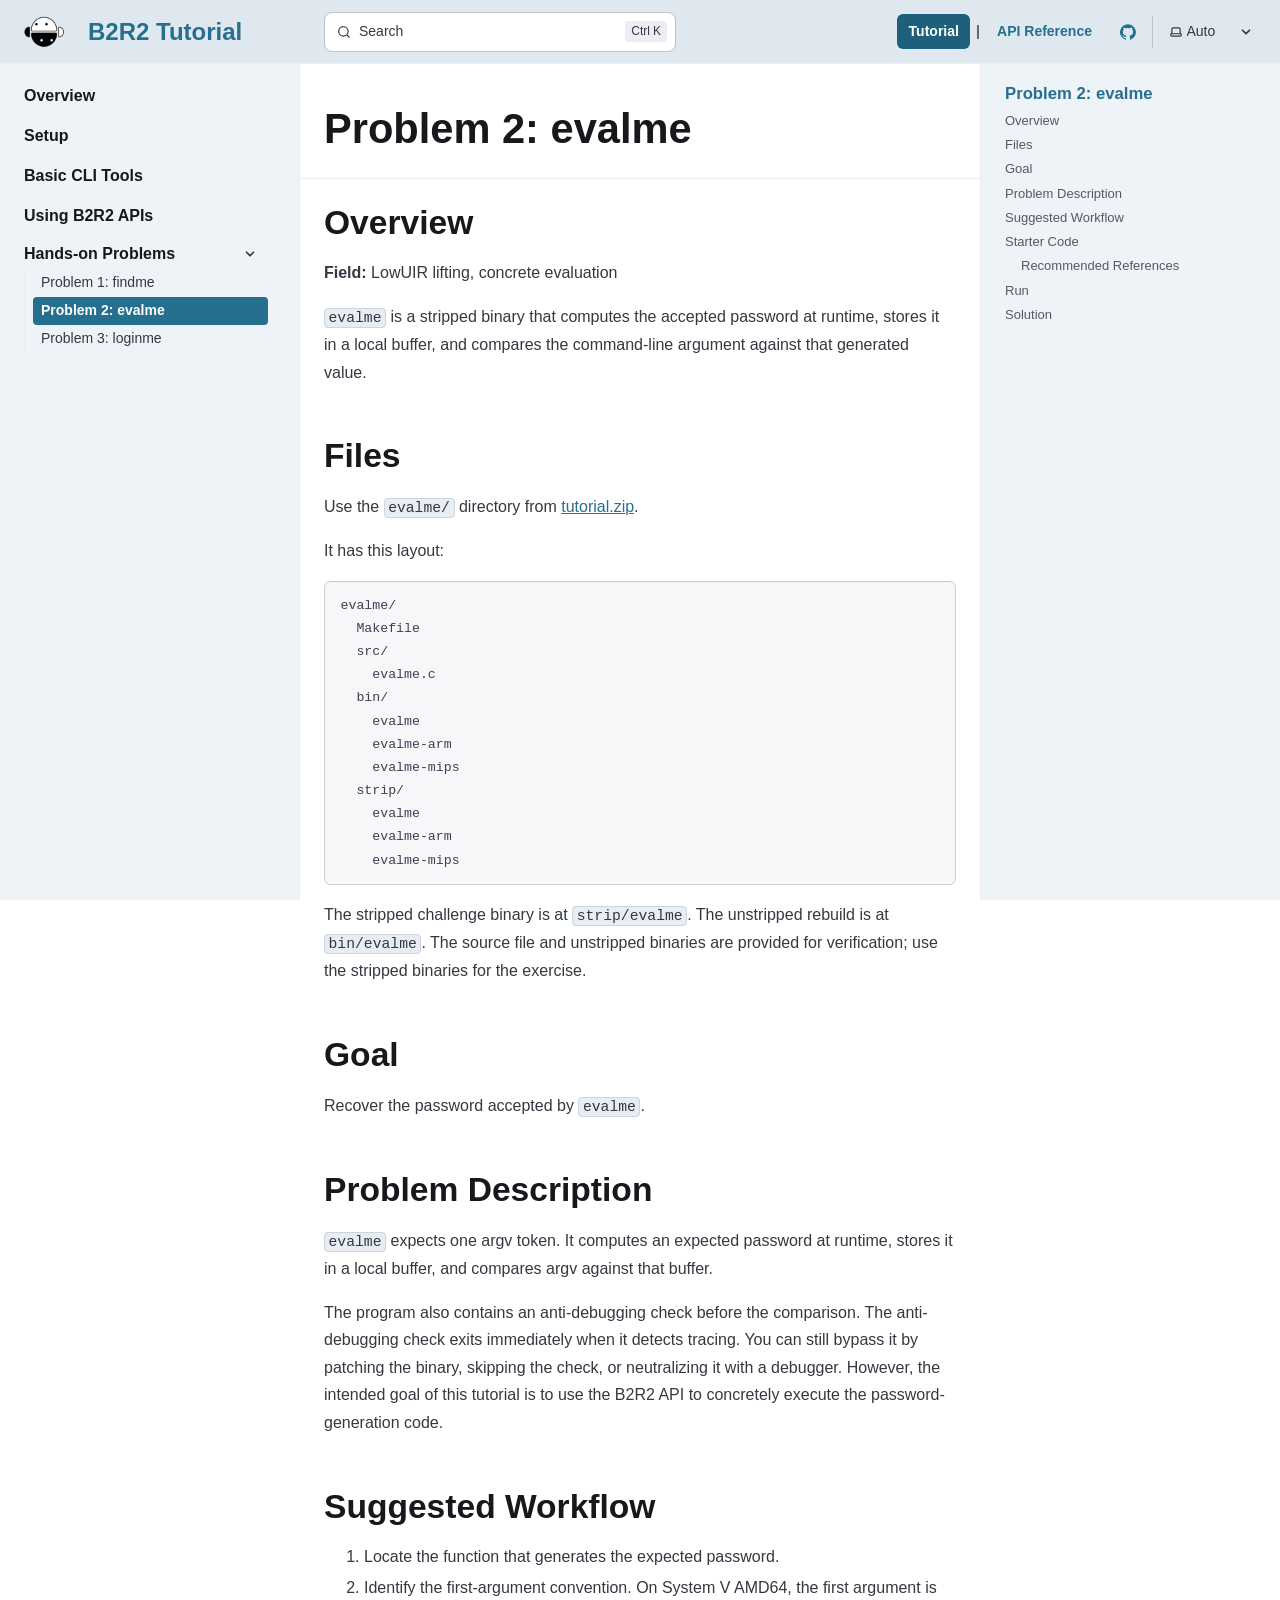
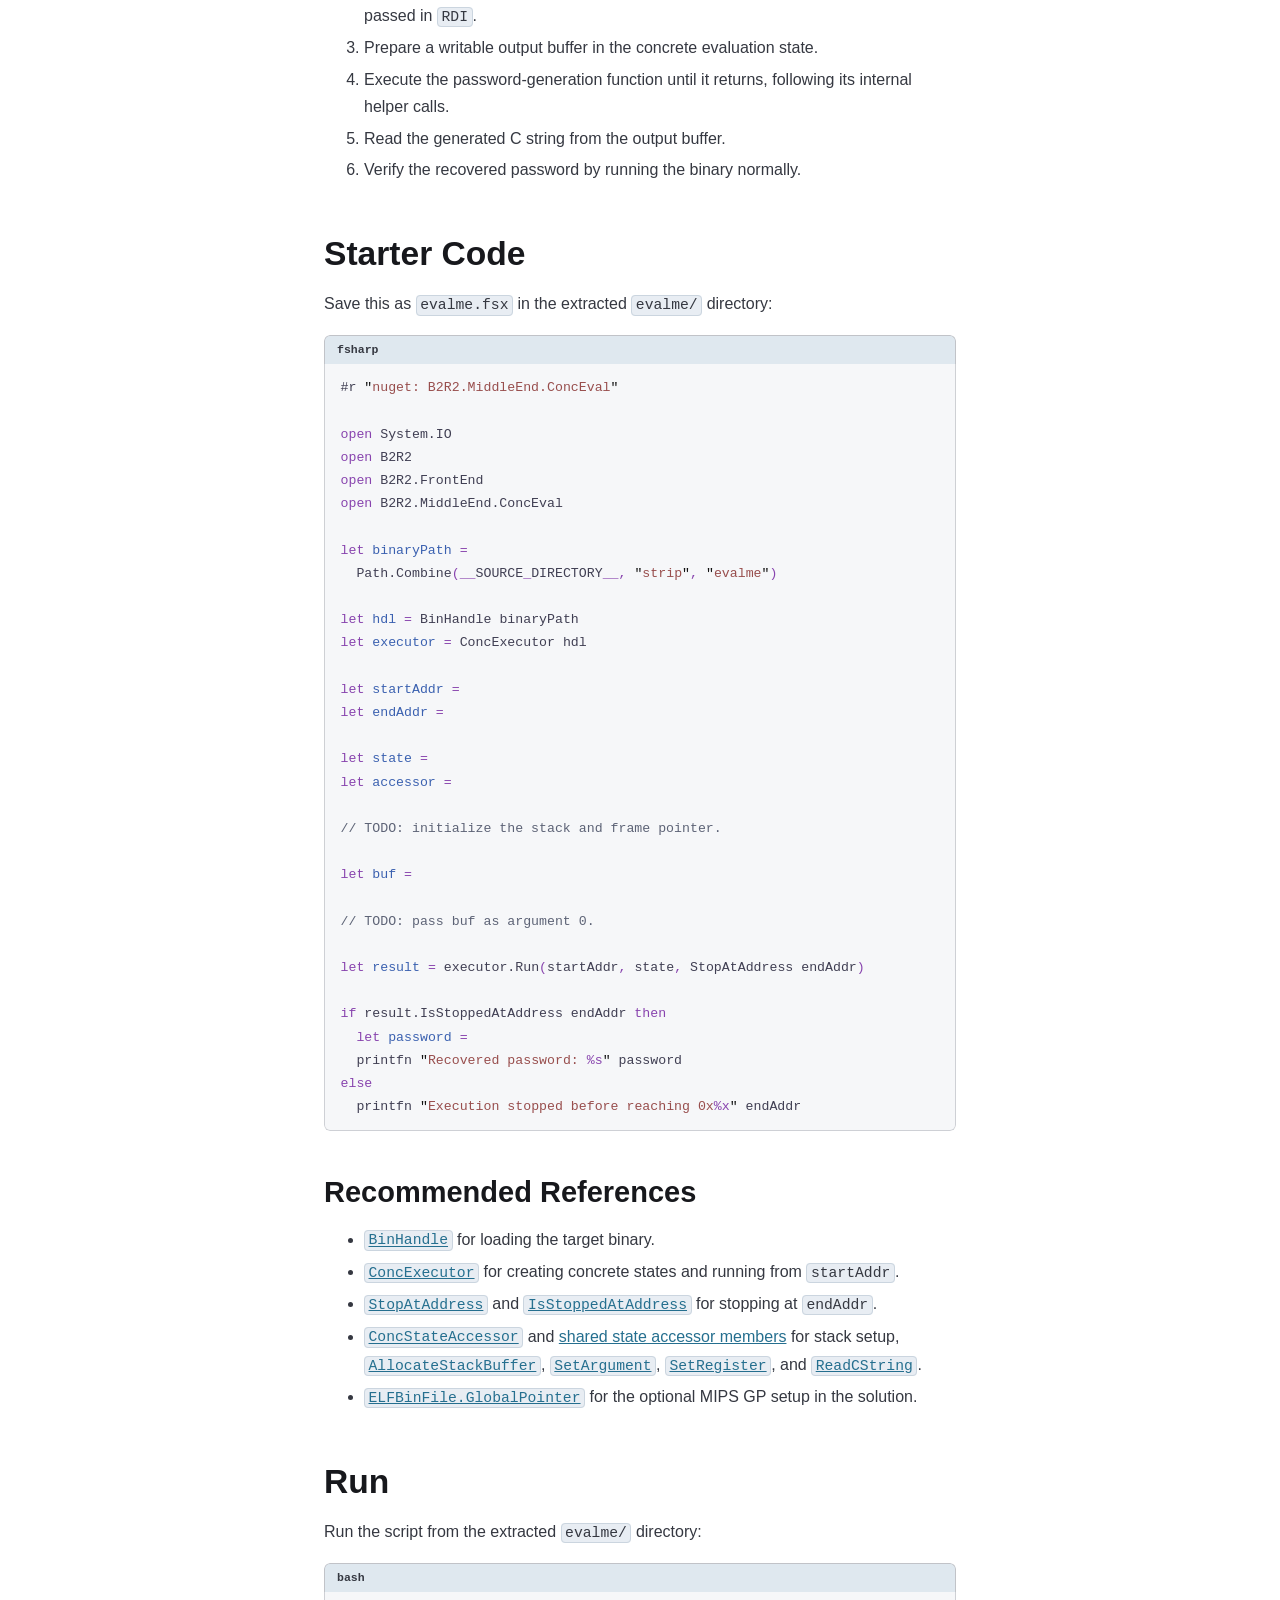
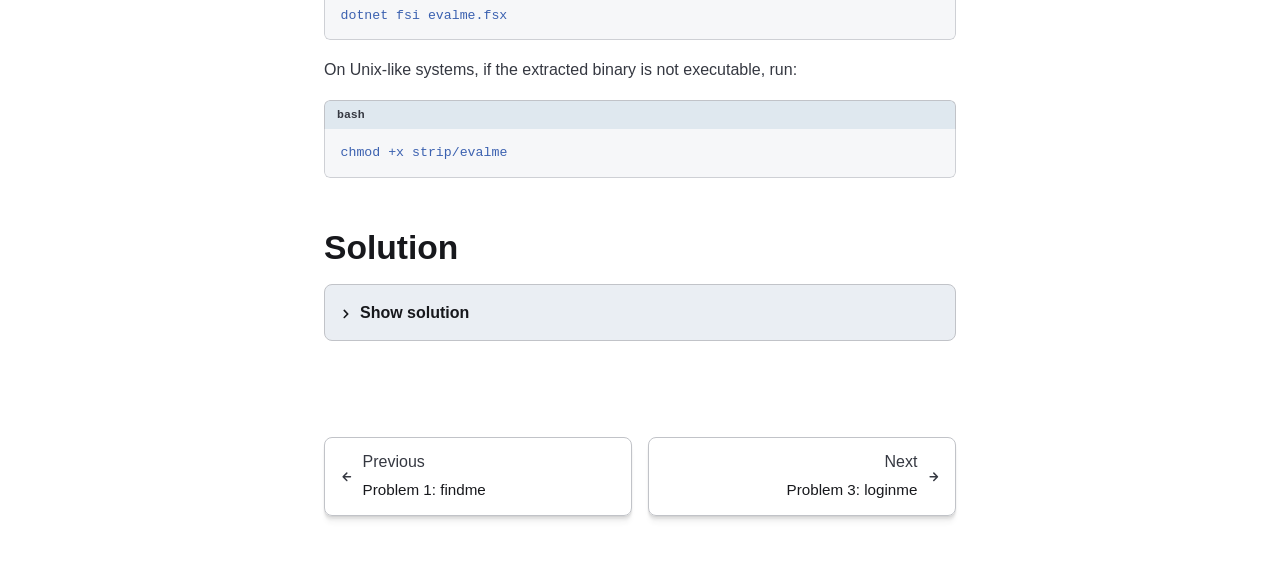
<file: tutorial-icst2026/problems/evalme/index.html>
<!DOCTYPE html><html lang="en" dir="ltr" data-theme="dark" data-has-toc data-has-sidebar class="astro-bguv2lll"> <head><meta charset="utf-8"/><meta name="viewport" content="width=device-width, initial-scale=1"/><title>Problem 2: evalme | B2R2 Tutorial</title><link rel="canonical" href="https://b2r2.org/tutorial-icst2026/problems/evalme/"/><link rel="sitemap" href="/tutorial-icst2026/sitemap-index.xml"/><script>
            (() => {
              let ticking = false;
              let tocObserver;
              let suppressTocMutation = false;
              let tocStepTimer;

              const getToc = () => document.querySelector('.right-sidebar-panel starlight-toc');

              const syncTocTitle = (toc) => {
                const pageTitle = document.getElementById('_top')?.textContent?.trim();
                const topLinkText = toc.querySelector('a[href="#_top"] span');
                if (pageTitle && topLinkText) {
                  topLinkText.textContent = pageTitle;
                }
              };

              const setCurrentTocLink = (links, nextCurrent) => {
                if (!nextCurrent) return;
                suppressTocMutation = true;
                links.forEach((link) => {
                  if (link === nextCurrent) {
                    if (link.getAttribute('aria-current') !== 'true') {
                      link.setAttribute('aria-current', 'true');
                    }
                  } else if (link.hasAttribute('aria-current')) {
                    link.removeAttribute('aria-current');
                  }
                });
                requestAnimationFrame(() => {
                  suppressTocMutation = false;
                });
              };

              const getLinkTarget = (link) => {
                const href = link.getAttribute('href');
                if (!href || !href.startsWith('#')) return null;

                try {
                  return document.getElementById(decodeURIComponent(href.slice(1)));
                } catch {
                  return document.getElementById(href.slice(1));
                }
              };

              const findCurrentSectionLink = (topLink, sectionLinks) => {
                let current = topLink;
                const activationLine = Math.min(160, window.innerHeight * 0.28);

                for (const link of sectionLinks) {
                  const target = getLinkTarget(link);
                  if (!target) continue;
                  if (target.getBoundingClientRect().top <= activationLine) {
                    current = link;
                  } else {
                    break;
                  }
                }

                return current;
              };

              const keepTocProgressSequential = (orderedLinks, desiredLink) => {
                if (!desiredLink) return { link: desiredLink, stepped: false };

                const currentLink = orderedLinks.find((link) => link.getAttribute('aria-current') === 'true');
                if (!currentLink) return { link: desiredLink, stepped: false };

                const currentIndex = orderedLinks.indexOf(currentLink);
                const desiredIndex = orderedLinks.indexOf(desiredLink);
                if (currentIndex === -1 || desiredIndex === -1) return { link: desiredLink, stepped: false };

                const distance = desiredIndex - currentIndex;
                if (Math.abs(distance) <= 1) return { link: desiredLink, stepped: false };

                return {
                  link: orderedLinks[currentIndex + Math.sign(distance)],
                  stepped: true
                };
              };

              const normalizeTocCurrent = () => {
                ticking = false;

                const doc = document.documentElement;
                const nearPageTop = window.scrollY <= 8;
                const nearPageEnd = window.scrollY + window.innerHeight >= doc.scrollHeight - 8;

                const toc = getToc();
                if (!toc) return;
                observeToc();

                syncTocTitle(toc);

                const links = Array.from(toc.querySelectorAll('a[href^="#"]'));
                if (links.length === 0) return;

                const visibleLinks = links.filter((link) => link.offsetParent !== null);
                const topLink = links.find((link) => link.getAttribute('href') === '#_top');
                const sectionLinks = visibleLinks.filter((link) => link.getAttribute('href') !== '#_top');

                const orderedLinks = topLink ? [topLink, ...sectionLinks] : sectionLinks;

                let nextCurrent = findCurrentSectionLink(topLink, sectionLinks);
                if (nearPageTop) {
                  nextCurrent = topLink;
                } else if (nearPageEnd) {
                  nextCurrent = sectionLinks[sectionLinks.length - 1];
                }

                const sequentialCurrent = keepTocProgressSequential(orderedLinks, nextCurrent);
                setCurrentTocLink(links, sequentialCurrent.link);

                if (sequentialCurrent.stepped) {
                  window.clearTimeout(tocStepTimer);
                  tocStepTimer = window.setTimeout(scheduleTocUpdate, 120);
                }
              };

              const scheduleTocUpdate = () => {
                if (ticking) return;
                ticking = true;
                requestAnimationFrame(normalizeTocCurrent);
              };

              const observeToc = () => {
                const toc = getToc();
                if (!toc || tocObserver) return;

                tocObserver = new MutationObserver(() => {
                  if (!suppressTocMutation) {
                    scheduleTocUpdate();
                  }
                });
                tocObserver.observe(toc, {
                  attributes: true,
                  attributeFilter: ['aria-current'],
                  subtree: true
                });
              };

              window.addEventListener('scroll', scheduleTocUpdate, { passive: true });
              window.addEventListener('resize', scheduleTocUpdate);
              window.addEventListener('load', () => {
                observeToc();
                scheduleTocUpdate();
              });
              document.addEventListener('DOMContentLoaded', () => {
                observeToc();
                scheduleTocUpdate();
              });
            })();
          </script><link rel="shortcut icon" href="/tutorial-icst2026/favicon.svg" type="image/svg+xml"/><meta name="generator" content="Astro v6.3.3"/><meta name="generator" content="Starlight v0.39.2"/><meta property="og:title" content="Problem 2: evalme"/><meta property="og:type" content="article"/><meta property="og:url" content="https://b2r2.org/tutorial-icst2026/problems/evalme/"/><meta property="og:locale" content="en"/><meta property="og:description" content="Recover a runtime-generated password with concrete evaluation."/><meta property="og:site_name" content="B2R2 Tutorial"/><meta name="twitter:card" content="summary_large_image"/><meta name="description" content="Recover a runtime-generated password with concrete evaluation."/><script>
	window.StarlightThemeProvider = (() => {
		const storedTheme =
			typeof localStorage !== 'undefined' && localStorage.getItem('starlight-theme');
		const theme =
			storedTheme ||
			(window.matchMedia('(prefers-color-scheme: light)').matches ? 'light' : 'dark');
		document.documentElement.dataset.theme = theme === 'light' ? 'light' : 'dark';
		return {
			updatePickers(theme = storedTheme || 'auto') {
				document.querySelectorAll('starlight-theme-select').forEach((picker) => {
					const select = picker.querySelector('select');
					if (select) select.value = theme;
					/** @type {HTMLTemplateElement | null} */
					const tmpl = document.querySelector(`#theme-icons`);
					const newIcon = tmpl && tmpl.content.querySelector('.' + theme);
					if (newIcon) {
						const oldIcon = picker.querySelector('svg.label-icon');
						if (oldIcon) {
							oldIcon.replaceChildren(...newIcon.cloneNode(true).childNodes);
						}
					}
				});
			},
		};
	})();
</script><template id="theme-icons"><svg aria-hidden="true" class="light astro-c6vsoqas" width="16" height="16" viewBox="0 0 24 24" fill="currentColor" style="--sl-icon-size: 1em;"><path d="M5 12a1 1 0 0 0-1-1H3a1 1 0 0 0 0 2h1a1 1 0 0 0 1-1Zm.64 5-.71.71a1 1 0 0 0 0 1.41 1 1 0 0 0 1.41 0l.71-.71A1 1 0 0 0 5.64 17ZM12 5a1 1 0 0 0 1-1V3a1 1 0 0 0-2 0v1a1 1 0 0 0 1 1Zm5.66 2.34a1 1 0 0 0 .7-.29l.71-.71a1 1 0 1 0-1.41-1.41l-.66.71a1 1 0 0 0 0 1.41 1 1 0 0 0 .66.29Zm-12-.29a1 1 0 0 0 1.41 0 1 1 0 0 0 0-1.41l-.71-.71a1.004 1.004 0 1 0-1.43 1.41l.73.71ZM21 11h-1a1 1 0 0 0 0 2h1a1 1 0 0 0 0-2Zm-2.64 6A1 1 0 0 0 17 18.36l.71.71a1 1 0 0 0 1.41 0 1 1 0 0 0 0-1.41l-.76-.66ZM12 6.5a5.5 5.5 0 1 0 5.5 5.5A5.51 5.51 0 0 0 12 6.5Zm0 9a3.5 3.5 0 1 1 0-7 3.5 3.5 0 0 1 0 7Zm0 3.5a1 1 0 0 0-1 1v1a1 1 0 0 0 2 0v-1a1 1 0 0 0-1-1Z"/></svg><svg aria-hidden="true" class="dark astro-c6vsoqas" width="16" height="16" viewBox="0 0 24 24" fill="currentColor" style="--sl-icon-size: 1em;"><path d="M21.64 13a1 1 0 0 0-1.05-.14 8.049 8.049 0 0 1-3.37.73 8.15 8.15 0 0 1-8.14-8.1 8.59 8.59 0 0 1 .25-2A1 1 0 0 0 8 2.36a10.14 10.14 0 1 0 14 11.69 1 1 0 0 0-.36-1.05Zm-9.5 6.69A8.14 8.14 0 0 1 7.08 5.22v.27a10.15 10.15 0 0 0 10.14 10.14 9.784 9.784 0 0 0 2.1-.22 8.11 8.11 0 0 1-7.18 4.32v-.04Z"/></svg><svg aria-hidden="true" class="auto astro-c6vsoqas" width="16" height="16" viewBox="0 0 24 24" fill="currentColor" style="--sl-icon-size: 1em;"><path d="M21 14h-1V7a3 3 0 0 0-3-3H7a3 3 0 0 0-3 3v7H3a1 1 0 0 0-1 1v2a3 3 0 0 0 3 3h14a3 3 0 0 0 3-3v-2a1 1 0 0 0-1-1ZM6 7a1 1 0 0 1 1-1h10a1 1 0 0 1 1 1v7H6V7Zm14 10a1 1 0 0 1-1 1H5a1 1 0 0 1-1-1v-1h16v1Z"/></svg></template><link rel="stylesheet" href="/tutorial-icst2026/_astro/print.DNXP8c50.css" media="print"><link rel="stylesheet" href="/tutorial-icst2026/_astro/common.BatnFhkY.css"><script type="module" src="/tutorial-icst2026/_astro/page.B_tncCx8.js"></script></head> <body class="astro-bguv2lll"> <a href="#_top" class="astro-7q3lir66">Skip to content</a> <div class="page sl-flex astro-vrdttmbt"> <header class="header astro-vrdttmbt"><div class="header astro-3ef6ksr2"> <div class="title-wrapper sl-flex astro-3ef6ksr2"> <a href="/tutorial-icst2026/" class="site-title sl-flex astro-m46x6ez3">  <img class="astro-m46x6ez3" alt="B2R2 logo" src="/tutorial-icst2026/_astro/b2r2-240x240.DTaXsLfQ.png" width="240" height="240">  <span class="astro-m46x6ez3" translate="no"> B2R2 Tutorial </span> </a> </div> <div class="sl-flex print:hidden astro-3ef6ksr2"> <site-search class="astro-3ef6ksr2 astro-v37mnknz" data-translations="{&quot;placeholder&quot;:&quot;Search&quot;}"> <button data-open-modal disabled aria-label="Search" aria-keyshortcuts="Control+K" class="astro-v37mnknz"> <svg aria-hidden="true" class="astro-v37mnknz astro-c6vsoqas" width="16" height="16" viewBox="0 0 24 24" fill="currentColor" style="--sl-icon-size: 1em;"><path d="M21.71 20.29 18 16.61A9 9 0 1 0 16.61 18l3.68 3.68a.999.999 0 0 0 1.42 0 1 1 0 0 0 0-1.39ZM11 18a7 7 0 1 1 0-14 7 7 0 0 1 0 14Z"/></svg> <span class="sl-hidden md:sl-block astro-v37mnknz" aria-hidden="true">Search</span> <kbd class="sl-hidden md:sl-flex astro-v37mnknz" style="display: none;"> <kbd class="astro-v37mnknz">Ctrl</kbd><kbd class="astro-v37mnknz">K</kbd> </kbd> </button> <dialog style="padding:0" aria-label="Search" class="astro-v37mnknz"> <div class="dialog-frame sl-flex astro-v37mnknz">  <button data-close-modal class="sl-flex md:sl-hidden astro-v37mnknz"> Cancel </button> <div class="search-container astro-v37mnknz"> <div id="starlight__search" class="astro-v37mnknz"></div> </div> </div> </dialog> </site-search>  <script>
	(() => {
		const openBtn = document.querySelector('button[data-open-modal]');
		const shortcut = openBtn?.querySelector('kbd');
		if (!openBtn || !(shortcut instanceof HTMLElement)) return;
		const platformKey = shortcut.querySelector('kbd');
		if (platformKey && /(Mac|iPhone|iPod|iPad)/i.test(navigator.platform)) {
			platformKey.textContent = '⌘';
			openBtn.setAttribute('aria-keyshortcuts', 'Meta+K');
		}
		shortcut.style.display = '';
	})();
</script> <script type="module" src="/tutorial-icst2026/_astro/Search.astro_astro_type_script_index_0_lang.DRrH9zrU.js"></script>  </div> <div class="sl-hidden md:sl-flex print:hidden right-group astro-3ef6ksr2"> <nav class="section-switcher astro-3ef6ksr2" aria-label="Documentation sections"> <a href="/tutorial-icst2026/" class="section-switcher__link active astro-3ef6ksr2" aria-current="location">
Tutorial
</a> <span class="section-switcher__separator astro-3ef6ksr2" aria-hidden="true">|</span> <a href="/tutorial-icst2026/api-reference/" class="section-switcher__link astro-3ef6ksr2">
API Reference
</a> </nav> <div class="sl-flex social-icons astro-3ef6ksr2"> <a href="https://github.com/B2R2-org/B2R2" rel="me" class="sl-flex astro-wy4te6ga"><span class="sr-only astro-wy4te6ga">B2R2 on GitHub</span><svg aria-hidden="true" class="astro-wy4te6ga astro-c6vsoqas" width="16" height="16" viewBox="0 0 24 24" fill="currentColor" style="--sl-icon-size: 1em;"><path d="M12 .3a12 12 0 0 0-3.8 23.38c.6.12.83-.26.83-.57L9 21.07c-3.34.72-4.04-1.61-4.04-1.61-.55-1.39-1.34-1.76-1.34-1.76-1.08-.74.09-.73.09-.73 1.2.09 1.83 1.24 1.83 1.24 1.08 1.83 2.81 1.3 3.5 1 .1-.78.42-1.31.76-1.61-2.67-.3-5.47-1.33-5.47-5.93 0-1.31.47-2.38 1.24-3.22-.14-.3-.54-1.52.1-3.18 0 0 1-.32 3.3 1.23a11.5 11.5 0 0 1 6 0c2.28-1.55 3.29-1.23 3.29-1.23.64 1.66.24 2.88.12 3.18a4.65 4.65 0 0 1 1.23 3.22c0 4.61-2.8 5.63-5.48 5.92.42.36.81 1.1.81 2.22l-.01 3.29c0 .31.2.69.82.57A12 12 0 0 0 12 .3Z"/></svg></a> </div> <starlight-theme-select>  <label style="--sl-select-width: 6.25em" class="astro-4yphtoen"> <span class="sr-only astro-4yphtoen">Select theme</span> <svg aria-hidden="true" class="icon label-icon astro-4yphtoen astro-c6vsoqas" width="16" height="16" viewBox="0 0 24 24" fill="currentColor" style="--sl-icon-size: 1em;"><path d="M21 14h-1V7a3 3 0 0 0-3-3H7a3 3 0 0 0-3 3v7H3a1 1 0 0 0-1 1v2a3 3 0 0 0 3 3h14a3 3 0 0 0 3-3v-2a1 1 0 0 0-1-1ZM6 7a1 1 0 0 1 1-1h10a1 1 0 0 1 1 1v7H6V7Zm14 10a1 1 0 0 1-1 1H5a1 1 0 0 1-1-1v-1h16v1Z"/></svg> <select autocomplete="off" class="astro-4yphtoen"> <option value="dark" class="astro-4yphtoen">Dark</option><option value="light" class="astro-4yphtoen">Light</option><option value="auto" selected class="astro-4yphtoen">Auto</option> </select> <svg aria-hidden="true" class="icon caret astro-4yphtoen astro-c6vsoqas" width="16" height="16" viewBox="0 0 24 24" fill="currentColor" style="--sl-icon-size: 1em;"><path d="M17 9.17a1 1 0 0 0-1.41 0L12 12.71 8.46 9.17a1 1 0 1 0-1.41 1.42l4.24 4.24a1.002 1.002 0 0 0 1.42 0L17 10.59a1.002 1.002 0 0 0 0-1.42Z"/></svg> </label> </starlight-theme-select>  <script>
	StarlightThemeProvider.updatePickers();
</script> <script type="module">const r="starlight-theme",o=e=>e==="auto"||e==="dark"||e==="light"?e:"auto",c=()=>o(typeof localStorage<"u"&&localStorage.getItem(r));function n(e){typeof localStorage<"u"&&localStorage.setItem(r,e==="light"||e==="dark"?e:"")}const l=()=>matchMedia("(prefers-color-scheme: light)").matches?"light":"dark";function t(e){StarlightThemeProvider.updatePickers(e),document.documentElement.dataset.theme=e==="auto"?l():e,n(e)}matchMedia("(prefers-color-scheme: light)").addEventListener("change",()=>{c()==="auto"&&t("auto")});class s extends HTMLElement{constructor(){super(),t(c()),this.querySelector("select")?.addEventListener("change",a=>{a.currentTarget instanceof HTMLSelectElement&&t(o(a.currentTarget.value))})}}customElements.define("starlight-theme-select",s);</script> <script type="module">class s extends HTMLElement{constructor(){super();const e=this.querySelector("select");e&&(e.addEventListener("change",t=>{t.currentTarget instanceof HTMLSelectElement&&(window.location.pathname=t.currentTarget.value)}),window.addEventListener("pageshow",t=>{if(!t.persisted)return;const n=e.querySelector("option[selected]")?.index;n!==e.selectedIndex&&(e.selectedIndex=n??0)}))}}customElements.define("starlight-lang-select",s);</script> </div> </div></header> <nav class="sidebar print:hidden astro-vrdttmbt" aria-label="Main"> <starlight-menu-button class="print:hidden astro-jif73yzw"> <button aria-expanded="false" aria-label="Menu" aria-controls="starlight__sidebar" class="sl-flex md:sl-hidden astro-jif73yzw"> <svg aria-hidden="true" class="open-menu astro-jif73yzw astro-c6vsoqas" width="16" height="16" viewBox="0 0 24 24" fill="currentColor" style="--sl-icon-size: 1em;"><path d="M3 8h18a1 1 0 1 0 0-2H3a1 1 0 0 0 0 2Zm18 8H3a1 1 0 0 0 0 2h18a1 1 0 0 0 0-2Zm0-5H3a1 1 0 0 0 0 2h18a1 1 0 0 0 0-2Z"/></svg> <svg aria-hidden="true" class="close-menu astro-jif73yzw astro-c6vsoqas" width="16" height="16" viewBox="0 0 24 24" fill="currentColor" style="--sl-icon-size: 1em;"><path d="m13.41 12 6.3-6.29a1.004 1.004 0 1 0-1.42-1.42L12 10.59l-6.29-6.3a1.004 1.004 0 0 0-1.42 1.42l6.3 6.29-6.3 6.29a1 1 0 0 0 0 1.42.998.998 0 0 0 1.42 0l6.29-6.3 6.29 6.3a.999.999 0 0 0 1.42 0 1 1 0 0 0 0-1.42L13.41 12Z"/></svg> </button> </starlight-menu-button> <script type="module">class s extends HTMLElement{constructor(){super(),this.btn=this.querySelector("button"),this.btn.addEventListener("click",()=>this.toggleExpanded());const t=this.closest("nav");t&&t.addEventListener("keyup",e=>this.closeOnEscape(e))}setExpanded(t){this.setAttribute("aria-expanded",String(t)),document.body.toggleAttribute("data-mobile-menu-expanded",t)}toggleExpanded(){this.setExpanded(this.getAttribute("aria-expanded")!=="true")}closeOnEscape(t){t.code==="Escape"&&(this.setExpanded(!1),this.btn.focus())}}customElements.define("starlight-menu-button",s);</script>  <div id="starlight__sidebar" class="sidebar-pane astro-vrdttmbt"> <div class="sidebar-content sl-flex astro-vrdttmbt"> <sl-sidebar-state-persist data-hash="15bhkya" class="astro-kku4brbg"> <script aria-hidden="true">
		(() => {
			try {
				if (!matchMedia('(min-width: 50em)').matches) return;
				/** @type {HTMLElement | null} */
				const target = document.querySelector('sl-sidebar-state-persist');
				const state = JSON.parse(sessionStorage.getItem('sl-sidebar-state') || '0');
				if (!target || !state || target.dataset.hash !== state.hash) return;
				window._starlightScrollRestore = state.scroll;
				customElements.define(
					'sl-sidebar-restore',
					class SidebarRestore extends HTMLElement {
						connectedCallback() {
							try {
								const idx = parseInt(this.dataset.index || '');
								const details = this.closest('details');
								if (details && typeof state.open[idx] === 'boolean') details.open = state.open[idx];
							} catch {}
						}
					}
				);
			} catch {}
		})();
	</script>  <ul class="top-level astro-3ii7xxms"> <li class="astro-3ii7xxms"> <a href="/tutorial-icst2026/" class="large astro-3ii7xxms"> <span class="astro-3ii7xxms">Overview</span>  </a> </li><li class="astro-3ii7xxms"> <a href="/tutorial-icst2026/setup/" class="large astro-3ii7xxms"> <span class="astro-3ii7xxms">Setup</span>  </a> </li><li class="astro-3ii7xxms"> <a href="/tutorial-icst2026/cli-tools/" class="large astro-3ii7xxms"> <span class="astro-3ii7xxms">Basic CLI Tools</span>  </a> </li><li class="astro-3ii7xxms"> <a href="/tutorial-icst2026/api-scripting/" class="large astro-3ii7xxms"> <span class="astro-3ii7xxms">Using B2R2 APIs</span>  </a> </li><li class="astro-3ii7xxms"> <details open class="astro-3ii7xxms"> <summary class="astro-3ii7xxms"> <span class="group-label astro-3ii7xxms"> <span class="large astro-3ii7xxms">Hands-on Problems</span>  </span> <svg aria-hidden="true" class="caret astro-3ii7xxms astro-c6vsoqas" width="16" height="16" viewBox="0 0 24 24" fill="currentColor" style="--sl-icon-size: 1.25rem;"><path d="m14.83 11.29-4.24-4.24a1 1 0 1 0-1.42 1.41L12.71 12l-3.54 3.54a1 1 0 0 0 0 1.41 1 1 0 0 0 .71.29 1 1 0 0 0 .71-.29l4.24-4.24a1.002 1.002 0 0 0 0-1.42Z"/></svg> </summary> <sl-sidebar-restore data-index="0"></sl-sidebar-restore> <ul class="astro-3ii7xxms"> <li class="astro-3ii7xxms"> <a href="/tutorial-icst2026/problems/findme/" class="astro-3ii7xxms"> <span class="astro-3ii7xxms">Problem 1: findme</span>  </a> </li><li class="astro-3ii7xxms"> <a href="/tutorial-icst2026/problems/evalme/" aria-current="page" class="astro-3ii7xxms"> <span class="astro-3ii7xxms">Problem 2: evalme</span>  </a> </li><li class="astro-3ii7xxms"> <a href="/tutorial-icst2026/problems/loginme/" class="astro-3ii7xxms"> <span class="astro-3ii7xxms">Problem 3: loginme</span>  </a> </li> </ul> </details> </li> </ul>  <script aria-hidden="true">
		(() => {
			const scroller = document.getElementById('starlight__sidebar');
			if (!window._starlightScrollRestore || !scroller) return;
			scroller.scrollTop = window._starlightScrollRestore;
			delete window._starlightScrollRestore;
		})();
	</script> </sl-sidebar-state-persist> <div class="md:sl-hidden"> <div class="mobile-preferences sl-flex astro-wu23bvmt"> <div class="social-icons astro-wu23bvmt"> <a href="https://github.com/B2R2-org/B2R2" rel="me" class="sl-flex astro-wy4te6ga"><span class="sr-only astro-wy4te6ga">B2R2 on GitHub</span><svg aria-hidden="true" class="astro-wy4te6ga astro-c6vsoqas" width="16" height="16" viewBox="0 0 24 24" fill="currentColor" style="--sl-icon-size: 1em;"><path d="M12 .3a12 12 0 0 0-3.8 23.38c.6.12.83-.26.83-.57L9 21.07c-3.34.72-4.04-1.61-4.04-1.61-.55-1.39-1.34-1.76-1.34-1.76-1.08-.74.09-.73.09-.73 1.2.09 1.83 1.24 1.83 1.24 1.08 1.83 2.81 1.3 3.5 1 .1-.78.42-1.31.76-1.61-2.67-.3-5.47-1.33-5.47-5.93 0-1.31.47-2.38 1.24-3.22-.14-.3-.54-1.52.1-3.18 0 0 1-.32 3.3 1.23a11.5 11.5 0 0 1 6 0c2.28-1.55 3.29-1.23 3.29-1.23.64 1.66.24 2.88.12 3.18a4.65 4.65 0 0 1 1.23 3.22c0 4.61-2.8 5.63-5.48 5.92.42.36.81 1.1.81 2.22l-.01 3.29c0 .31.2.69.82.57A12 12 0 0 0 12 .3Z"/></svg></a> </div> <starlight-theme-select>  <label style="--sl-select-width: 6.25em" class="astro-4yphtoen"> <span class="sr-only astro-4yphtoen">Select theme</span> <svg aria-hidden="true" class="icon label-icon astro-4yphtoen astro-c6vsoqas" width="16" height="16" viewBox="0 0 24 24" fill="currentColor" style="--sl-icon-size: 1em;"><path d="M21 14h-1V7a3 3 0 0 0-3-3H7a3 3 0 0 0-3 3v7H3a1 1 0 0 0-1 1v2a3 3 0 0 0 3 3h14a3 3 0 0 0 3-3v-2a1 1 0 0 0-1-1ZM6 7a1 1 0 0 1 1-1h10a1 1 0 0 1 1 1v7H6V7Zm14 10a1 1 0 0 1-1 1H5a1 1 0 0 1-1-1v-1h16v1Z"/></svg> <select autocomplete="off" class="astro-4yphtoen"> <option value="dark" class="astro-4yphtoen">Dark</option><option value="light" class="astro-4yphtoen">Light</option><option value="auto" selected class="astro-4yphtoen">Auto</option> </select> <svg aria-hidden="true" class="icon caret astro-4yphtoen astro-c6vsoqas" width="16" height="16" viewBox="0 0 24 24" fill="currentColor" style="--sl-icon-size: 1em;"><path d="M17 9.17a1 1 0 0 0-1.41 0L12 12.71 8.46 9.17a1 1 0 1 0-1.41 1.42l4.24 4.24a1.002 1.002 0 0 0 1.42 0L17 10.59a1.002 1.002 0 0 0 0-1.42Z"/></svg> </label> </starlight-theme-select>  <script>
	StarlightThemeProvider.updatePickers();
</script>   </div> </div> </div> </div> </nav> <div class="main-frame astro-vrdttmbt">  <script type="module">const a=document.getElementById("starlight__sidebar"),n=a?.querySelector("sl-sidebar-state-persist"),o="sl-sidebar-state",i=()=>{let t=[];const e=n?.dataset.hash||"";try{const s=sessionStorage.getItem(o),r=JSON.parse(s||"{}");Array.isArray(r.open)&&r.hash===e&&(t=r.open)}catch{}return{hash:e,open:t,scroll:a?.scrollTop||0}},c=t=>{try{sessionStorage.setItem(o,JSON.stringify(t))}catch{}},d=()=>c(i()),l=(t,e)=>{const s=i();s.open[e]=t,c(s)};n?.addEventListener("click",t=>{if(!(t.target instanceof Element))return;const e=t.target.closest("summary")?.closest("details");if(!e)return;const s=e.querySelector("sl-sidebar-restore"),r=parseInt(s?.dataset.index||"");isNaN(r)||l(!e.open,r)});addEventListener("visibilitychange",()=>{document.visibilityState==="hidden"&&d()});addEventListener("pageHide",d);</script> <div class="lg:sl-flex astro-67yu43on"> <aside class="right-sidebar-container print:hidden astro-67yu43on"> <div class="right-sidebar astro-67yu43on"> <div class="lg:sl-hidden astro-pb3aqygn"><mobile-starlight-toc data-min-h="2" data-max-h="3" class="astro-doynk5tl"><nav aria-labelledby="starlight__on-this-page--mobile" class="astro-doynk5tl"><details id="starlight__mobile-toc" class="astro-doynk5tl"><summary id="starlight__on-this-page--mobile" class="sl-flex astro-doynk5tl"><span class="toggle sl-flex astro-doynk5tl">On this page<svg aria-hidden="true" class="caret astro-doynk5tl astro-c6vsoqas" width="16" height="16" viewBox="0 0 24 24" fill="currentColor" style="--sl-icon-size: 1rem;"><path d="m14.83 11.29-4.24-4.24a1 1 0 1 0-1.42 1.41L12.71 12l-3.54 3.54a1 1 0 0 0 0 1.41 1 1 0 0 0 .71.29 1 1 0 0 0 .71-.29l4.24-4.24a1.002 1.002 0 0 0 0-1.42Z"/></svg></span><span class="display-current astro-doynk5tl"></span></summary><div class="dropdown astro-doynk5tl"><ul class="isMobile astro-gnoq344e" style="--depth: 0;"> <li class="astro-gnoq344e" style="--depth: 0;"> <a href="#_top" class="astro-gnoq344e" style="--depth: 0;"> <span class="astro-gnoq344e" style="--depth: 0;">Overview</span> </a>  </li><li class="astro-gnoq344e" style="--depth: 0;"> <a href="#overview" class="astro-gnoq344e" style="--depth: 0;"> <span class="astro-gnoq344e" style="--depth: 0;">Overview</span> </a>  </li><li class="astro-gnoq344e" style="--depth: 0;"> <a href="#files" class="astro-gnoq344e" style="--depth: 0;"> <span class="astro-gnoq344e" style="--depth: 0;">Files</span> </a>  </li><li class="astro-gnoq344e" style="--depth: 0;"> <a href="#goal" class="astro-gnoq344e" style="--depth: 0;"> <span class="astro-gnoq344e" style="--depth: 0;">Goal</span> </a>  </li><li class="astro-gnoq344e" style="--depth: 0;"> <a href="#problem-description" class="astro-gnoq344e" style="--depth: 0;"> <span class="astro-gnoq344e" style="--depth: 0;">Problem Description</span> </a>  </li><li class="astro-gnoq344e" style="--depth: 0;"> <a href="#suggested-workflow" class="astro-gnoq344e" style="--depth: 0;"> <span class="astro-gnoq344e" style="--depth: 0;">Suggested Workflow</span> </a>  </li><li class="astro-gnoq344e" style="--depth: 0;"> <a href="#starter-code" class="astro-gnoq344e" style="--depth: 0;"> <span class="astro-gnoq344e" style="--depth: 0;">Starter Code</span> </a> <ul class="isMobile astro-gnoq344e" style="--depth: 1;"> <li class="astro-gnoq344e" style="--depth: 1;"> <a href="#recommended-references" class="astro-gnoq344e" style="--depth: 1;"> <span class="astro-gnoq344e" style="--depth: 1;">Recommended References</span> </a>  </li> </ul> </li><li class="astro-gnoq344e" style="--depth: 0;"> <a href="#run" class="astro-gnoq344e" style="--depth: 0;"> <span class="astro-gnoq344e" style="--depth: 0;">Run</span> </a>  </li><li class="astro-gnoq344e" style="--depth: 0;"> <a href="#solution" class="astro-gnoq344e" style="--depth: 0;"> <span class="astro-gnoq344e" style="--depth: 0;">Solution</span> </a>  </li> </ul></div></details></nav></mobile-starlight-toc><script type="module" src="/tutorial-icst2026/_astro/MobileTableOfContents.astro_astro_type_script_index_0_lang.hwBsy0Mo.js"></script></div><div class="right-sidebar-panel sl-hidden lg:sl-block astro-pb3aqygn"><div class="sl-container astro-pb3aqygn"><starlight-toc data-min-h="2" data-max-h="3"><nav aria-labelledby="starlight__on-this-page"><h2 id="starlight__on-this-page">On this page</h2><ul class="astro-gnoq344e" style="--depth: 0;"> <li class="astro-gnoq344e" style="--depth: 0;"> <a href="#_top" class="astro-gnoq344e" style="--depth: 0;"> <span class="astro-gnoq344e" style="--depth: 0;">Overview</span> </a>  </li><li class="astro-gnoq344e" style="--depth: 0;"> <a href="#overview" class="astro-gnoq344e" style="--depth: 0;"> <span class="astro-gnoq344e" style="--depth: 0;">Overview</span> </a>  </li><li class="astro-gnoq344e" style="--depth: 0;"> <a href="#files" class="astro-gnoq344e" style="--depth: 0;"> <span class="astro-gnoq344e" style="--depth: 0;">Files</span> </a>  </li><li class="astro-gnoq344e" style="--depth: 0;"> <a href="#goal" class="astro-gnoq344e" style="--depth: 0;"> <span class="astro-gnoq344e" style="--depth: 0;">Goal</span> </a>  </li><li class="astro-gnoq344e" style="--depth: 0;"> <a href="#problem-description" class="astro-gnoq344e" style="--depth: 0;"> <span class="astro-gnoq344e" style="--depth: 0;">Problem Description</span> </a>  </li><li class="astro-gnoq344e" style="--depth: 0;"> <a href="#suggested-workflow" class="astro-gnoq344e" style="--depth: 0;"> <span class="astro-gnoq344e" style="--depth: 0;">Suggested Workflow</span> </a>  </li><li class="astro-gnoq344e" style="--depth: 0;"> <a href="#starter-code" class="astro-gnoq344e" style="--depth: 0;"> <span class="astro-gnoq344e" style="--depth: 0;">Starter Code</span> </a> <ul class="astro-gnoq344e" style="--depth: 1;"> <li class="astro-gnoq344e" style="--depth: 1;"> <a href="#recommended-references" class="astro-gnoq344e" style="--depth: 1;"> <span class="astro-gnoq344e" style="--depth: 1;">Recommended References</span> </a>  </li> </ul> </li><li class="astro-gnoq344e" style="--depth: 0;"> <a href="#run" class="astro-gnoq344e" style="--depth: 0;"> <span class="astro-gnoq344e" style="--depth: 0;">Run</span> </a>  </li><li class="astro-gnoq344e" style="--depth: 0;"> <a href="#solution" class="astro-gnoq344e" style="--depth: 0;"> <span class="astro-gnoq344e" style="--depth: 0;">Solution</span> </a>  </li> </ul></nav></starlight-toc><script type="module" src="/tutorial-icst2026/_astro/TableOfContents.astro_astro_type_script_index_0_lang.FuRcXuRY.js"></script></div></div> </div> </aside> <div class="main-pane astro-67yu43on">  <main data-pagefind-body class="astro-bguv2lll" lang="en" dir="ltr">    <div class="content-panel astro-7nkwcw3z"> <div class="sl-container astro-7nkwcw3z"> <h1 id="_top" class="astro-j6tvhyss">Problem 2: evalme</h1> </div> </div> <div class="content-panel astro-7nkwcw3z"> <div class="sl-container astro-7nkwcw3z"> <div class="sl-markdown-content"> <div class="sl-heading-wrapper level-h2"><h2 id="overview">Overview</h2><a class="sl-anchor-link" href="#overview"><span aria-hidden="true" class="sl-anchor-icon"><svg width="16" height="16" viewBox="0 0 24 24"><path fill="currentcolor" d="m12.11 15.39-3.88 3.88a2.52 2.52 0 0 1-3.5 0 2.47 2.47 0 0 1 0-3.5l3.88-3.88a1 1 0 0 0-1.42-1.42l-3.88 3.89a4.48 4.48 0 0 0 6.33 6.33l3.89-3.88a1 1 0 1 0-1.42-1.42Zm8.58-12.08a4.49 4.49 0 0 0-6.33 0l-3.89 3.88a1 1 0 0 0 1.42 1.42l3.88-3.88a2.52 2.52 0 0 1 3.5 0 2.47 2.47 0 0 1 0 3.5l-3.88 3.88a1 1 0 1 0 1.42 1.42l3.88-3.89a4.49 4.49 0 0 0 0-6.33ZM8.83 15.17a1 1 0 0 0 1.1.22 1 1 0 0 0 .32-.22l4.92-4.92a1 1 0 0 0-1.42-1.42l-4.92 4.92a1 1 0 0 0 0 1.42Z"></path></svg></span><span class="sr-only" data-pagefind-ignore="">Section titled “Overview”</span></a></div>
<p><strong>Field:</strong> LowUIR lifting, concrete evaluation</p>
<p><code dir="auto">evalme</code> is a stripped binary that computes the accepted password at runtime,
stores it in a local buffer, and compares the command-line argument against that
generated value.</p>
<div class="sl-heading-wrapper level-h2"><h2 id="files">Files</h2><a class="sl-anchor-link" href="#files"><span aria-hidden="true" class="sl-anchor-icon"><svg width="16" height="16" viewBox="0 0 24 24"><path fill="currentcolor" d="m12.11 15.39-3.88 3.88a2.52 2.52 0 0 1-3.5 0 2.47 2.47 0 0 1 0-3.5l3.88-3.88a1 1 0 0 0-1.42-1.42l-3.88 3.89a4.48 4.48 0 0 0 6.33 6.33l3.89-3.88a1 1 0 1 0-1.42-1.42Zm8.58-12.08a4.49 4.49 0 0 0-6.33 0l-3.89 3.88a1 1 0 0 0 1.42 1.42l3.88-3.88a2.52 2.52 0 0 1 3.5 0 2.47 2.47 0 0 1 0 3.5l-3.88 3.88a1 1 0 1 0 1.42 1.42l3.88-3.89a4.49 4.49 0 0 0 0-6.33ZM8.83 15.17a1 1 0 0 0 1.1.22 1 1 0 0 0 .32-.22l4.92-4.92a1 1 0 0 0-1.42-1.42l-4.92 4.92a1 1 0 0 0 0 1.42Z"></path></svg></span><span class="sr-only" data-pagefind-ignore="">Section titled “Files”</span></a></div>
<p>Use the <code dir="auto">evalme/</code> directory from
<a href="/tutorial-icst2026/files/tutorial.zip">tutorial.zip</a>.</p>
<p>It has this layout:</p>
<div class="expressive-code"><link rel="stylesheet" href="/tutorial-icst2026/_astro/ec.v4551.css"><script type="module" src="/tutorial-icst2026/_astro/ec.0vx5m.js"></script><figure class="frame not-content"><figcaption class="header"></figcaption><pre data-language="text"><code><div class="ec-line"><div class="code"><span style="--0:#d6deeb;--1:#403f53">evalme/</span></div></div><div class="ec-line"><div class="code"><span class="indent"><span style="--0:#d6deeb;--1:#403f53">  </span></span><span style="--0:#d6deeb;--1:#403f53">Makefile</span></div></div><div class="ec-line"><div class="code"><span class="indent"><span style="--0:#d6deeb;--1:#403f53">  </span></span><span style="--0:#d6deeb;--1:#403f53">src/</span></div></div><div class="ec-line"><div class="code"><span class="indent"><span style="--0:#d6deeb;--1:#403f53">    </span></span><span style="--0:#d6deeb;--1:#403f53">evalme.c</span></div></div><div class="ec-line"><div class="code"><span class="indent"><span style="--0:#d6deeb;--1:#403f53">  </span></span><span style="--0:#d6deeb;--1:#403f53">bin/</span></div></div><div class="ec-line"><div class="code"><span class="indent"><span style="--0:#d6deeb;--1:#403f53">    </span></span><span style="--0:#d6deeb;--1:#403f53">evalme</span></div></div><div class="ec-line"><div class="code"><span class="indent"><span style="--0:#d6deeb;--1:#403f53">    </span></span><span style="--0:#d6deeb;--1:#403f53">evalme-arm</span></div></div><div class="ec-line"><div class="code"><span class="indent"><span style="--0:#d6deeb;--1:#403f53">    </span></span><span style="--0:#d6deeb;--1:#403f53">evalme-mips</span></div></div><div class="ec-line"><div class="code"><span class="indent"><span style="--0:#d6deeb;--1:#403f53">  </span></span><span style="--0:#d6deeb;--1:#403f53">strip/</span></div></div><div class="ec-line"><div class="code"><span class="indent"><span style="--0:#d6deeb;--1:#403f53">    </span></span><span style="--0:#d6deeb;--1:#403f53">evalme</span></div></div><div class="ec-line"><div class="code"><span class="indent"><span style="--0:#d6deeb;--1:#403f53">    </span></span><span style="--0:#d6deeb;--1:#403f53">evalme-arm</span></div></div><div class="ec-line"><div class="code"><span class="indent"><span style="--0:#d6deeb;--1:#403f53">    </span></span><span style="--0:#d6deeb;--1:#403f53">evalme-mips</span></div></div></code></pre><div class="copy"><div aria-live="polite"></div><button title="Copy to clipboard" data-copied="Copied!" data-code="evalme/  Makefile  src/    evalme.c  bin/    evalme    evalme-arm    evalme-mips  strip/    evalme    evalme-arm    evalme-mips"><div></div></button></div></figure></div>
<p>The stripped challenge binary is at <code dir="auto">strip/evalme</code>. The unstripped rebuild is
at <code dir="auto">bin/evalme</code>. The source file and unstripped binaries are provided for
verification; use the stripped binaries for the exercise.</p>
<div class="sl-heading-wrapper level-h2"><h2 id="goal">Goal</h2><a class="sl-anchor-link" href="#goal"><span aria-hidden="true" class="sl-anchor-icon"><svg width="16" height="16" viewBox="0 0 24 24"><path fill="currentcolor" d="m12.11 15.39-3.88 3.88a2.52 2.52 0 0 1-3.5 0 2.47 2.47 0 0 1 0-3.5l3.88-3.88a1 1 0 0 0-1.42-1.42l-3.88 3.89a4.48 4.48 0 0 0 6.33 6.33l3.89-3.88a1 1 0 1 0-1.42-1.42Zm8.58-12.08a4.49 4.49 0 0 0-6.33 0l-3.89 3.88a1 1 0 0 0 1.42 1.42l3.88-3.88a2.52 2.52 0 0 1 3.5 0 2.47 2.47 0 0 1 0 3.5l-3.88 3.88a1 1 0 1 0 1.42 1.42l3.88-3.89a4.49 4.49 0 0 0 0-6.33ZM8.83 15.17a1 1 0 0 0 1.1.22 1 1 0 0 0 .32-.22l4.92-4.92a1 1 0 0 0-1.42-1.42l-4.92 4.92a1 1 0 0 0 0 1.42Z"></path></svg></span><span class="sr-only" data-pagefind-ignore="">Section titled “Goal”</span></a></div>
<p>Recover the password accepted by <code dir="auto">evalme</code>.</p>
<div class="sl-heading-wrapper level-h2"><h2 id="problem-description">Problem Description</h2><a class="sl-anchor-link" href="#problem-description"><span aria-hidden="true" class="sl-anchor-icon"><svg width="16" height="16" viewBox="0 0 24 24"><path fill="currentcolor" d="m12.11 15.39-3.88 3.88a2.52 2.52 0 0 1-3.5 0 2.47 2.47 0 0 1 0-3.5l3.88-3.88a1 1 0 0 0-1.42-1.42l-3.88 3.89a4.48 4.48 0 0 0 6.33 6.33l3.89-3.88a1 1 0 1 0-1.42-1.42Zm8.58-12.08a4.49 4.49 0 0 0-6.33 0l-3.89 3.88a1 1 0 0 0 1.42 1.42l3.88-3.88a2.52 2.52 0 0 1 3.5 0 2.47 2.47 0 0 1 0 3.5l-3.88 3.88a1 1 0 1 0 1.42 1.42l3.88-3.89a4.49 4.49 0 0 0 0-6.33ZM8.83 15.17a1 1 0 0 0 1.1.22 1 1 0 0 0 .32-.22l4.92-4.92a1 1 0 0 0-1.42-1.42l-4.92 4.92a1 1 0 0 0 0 1.42Z"></path></svg></span><span class="sr-only" data-pagefind-ignore="">Section titled “Problem Description”</span></a></div>
<p><code dir="auto">evalme</code> expects one argv token. It computes an expected password at runtime,
stores it in a local buffer, and compares argv against that buffer.</p>
<p>The program also contains an anti-debugging check before the comparison. The
anti-debugging check exits immediately when it detects tracing. You can still
bypass it by patching the binary, skipping the check, or neutralizing it with a
debugger. However, the intended goal of this tutorial is to use the B2R2 API to
concretely execute the password-generation code.</p>
<div class="sl-heading-wrapper level-h2"><h2 id="suggested-workflow">Suggested Workflow</h2><a class="sl-anchor-link" href="#suggested-workflow"><span aria-hidden="true" class="sl-anchor-icon"><svg width="16" height="16" viewBox="0 0 24 24"><path fill="currentcolor" d="m12.11 15.39-3.88 3.88a2.52 2.52 0 0 1-3.5 0 2.47 2.47 0 0 1 0-3.5l3.88-3.88a1 1 0 0 0-1.42-1.42l-3.88 3.89a4.48 4.48 0 0 0 6.33 6.33l3.89-3.88a1 1 0 1 0-1.42-1.42Zm8.58-12.08a4.49 4.49 0 0 0-6.33 0l-3.89 3.88a1 1 0 0 0 1.42 1.42l3.88-3.88a2.52 2.52 0 0 1 3.5 0 2.47 2.47 0 0 1 0 3.5l-3.88 3.88a1 1 0 1 0 1.42 1.42l3.88-3.89a4.49 4.49 0 0 0 0-6.33ZM8.83 15.17a1 1 0 0 0 1.1.22 1 1 0 0 0 .32-.22l4.92-4.92a1 1 0 0 0-1.42-1.42l-4.92 4.92a1 1 0 0 0 0 1.42Z"></path></svg></span><span class="sr-only" data-pagefind-ignore="">Section titled “Suggested Workflow”</span></a></div>
<ol>
<li>Locate the function that generates the expected password.</li>
<li>Identify the first-argument convention. On System V AMD64, the first
argument is passed in <code dir="auto">RDI</code>.</li>
<li>Prepare a writable output buffer in the concrete evaluation state.</li>
<li>Execute the password-generation function until it returns, following its
internal helper calls.</li>
<li>Read the generated C string from the output buffer.</li>
<li>Verify the recovered password by running the binary normally.</li>
</ol>
<div class="sl-heading-wrapper level-h2"><h2 id="starter-code">Starter Code</h2><a class="sl-anchor-link" href="#starter-code"><span aria-hidden="true" class="sl-anchor-icon"><svg width="16" height="16" viewBox="0 0 24 24"><path fill="currentcolor" d="m12.11 15.39-3.88 3.88a2.52 2.52 0 0 1-3.5 0 2.47 2.47 0 0 1 0-3.5l3.88-3.88a1 1 0 0 0-1.42-1.42l-3.88 3.89a4.48 4.48 0 0 0 6.33 6.33l3.89-3.88a1 1 0 1 0-1.42-1.42Zm8.58-12.08a4.49 4.49 0 0 0-6.33 0l-3.89 3.88a1 1 0 0 0 1.42 1.42l3.88-3.88a2.52 2.52 0 0 1 3.5 0 2.47 2.47 0 0 1 0 3.5l-3.88 3.88a1 1 0 1 0 1.42 1.42l3.88-3.89a4.49 4.49 0 0 0 0-6.33ZM8.83 15.17a1 1 0 0 0 1.1.22 1 1 0 0 0 .32-.22l4.92-4.92a1 1 0 0 0-1.42-1.42l-4.92 4.92a1 1 0 0 0 0 1.42Z"></path></svg></span><span class="sr-only" data-pagefind-ignore="">Section titled “Starter Code”</span></a></div>
<p>Save this as <code dir="auto">evalme.fsx</code> in the extracted <code dir="auto">evalme/</code> directory:</p>
<div class="expressive-code"><figure class="frame not-content"><figcaption class="header"></figcaption><pre data-language="fsharp"><code><div class="ec-line"><div class="code"><span style="--0:#D6DEEB;--1:#403F53">#r </span><span style="--0:#D9F5DD;--1:#111111">"</span><span style="--0:#ECC48D;--1:#984E4D">nuget: B2R2.MiddleEnd.ConcEval</span><span style="--0:#D9F5DD;--1:#111111">"</span></div></div><div class="ec-line"><div class="code">
</div></div><div class="ec-line"><div class="code"><span style="--0:#C792EA;--1:#8844AE">open</span><span style="--0:#D6DEEB;--1:#403F53"> System.IO</span></div></div><div class="ec-line"><div class="code"><span style="--0:#C792EA;--1:#8844AE">open</span><span style="--0:#D6DEEB;--1:#403F53"> B2R2</span></div></div><div class="ec-line"><div class="code"><span style="--0:#C792EA;--1:#8844AE">open</span><span style="--0:#D6DEEB;--1:#403F53"> B2R2.FrontEnd</span></div></div><div class="ec-line"><div class="code"><span style="--0:#C792EA;--1:#8844AE">open</span><span style="--0:#D6DEEB;--1:#403F53"> B2R2.MiddleEnd.ConcEval</span></div></div><div class="ec-line"><div class="code">
</div></div><div class="ec-line"><div class="code"><span style="--0:#C792EA;--1:#8844AE">let</span><span style="--0:#D6DEEB;--1:#403F53"> </span><span style="--0:#C5E478;--1:#3B61B0">binaryPath</span><span style="--0:#D6DEEB;--1:#403F53"> </span><span style="--0:#C792EA;--1:#8844AE">=</span></div></div><div class="ec-line"><div class="code"><span class="indent"><span style="--0:#D6DEEB;--1:#403F53">  </span></span><span style="--0:#D6DEEB;--1:#403F53">Path.Combine</span><span style="--0:#C792EA;--1:#8844AE">(__</span><span style="--0:#D6DEEB;--1:#403F53">SOURCE</span><span style="--0:#C792EA;--1:#8844AE">_</span><span style="--0:#D6DEEB;--1:#403F53">DIRECTORY</span><span style="--0:#C792EA;--1:#8844AE">__,</span><span style="--0:#D6DEEB;--1:#403F53"> </span><span style="--0:#D9F5DD;--1:#111111">"</span><span style="--0:#ECC48D;--1:#984E4D">strip</span><span style="--0:#D9F5DD;--1:#111111">"</span><span style="--0:#C792EA;--1:#8844AE">,</span><span style="--0:#D6DEEB;--1:#403F53"> </span><span style="--0:#D9F5DD;--1:#111111">"</span><span style="--0:#ECC48D;--1:#984E4D">evalme</span><span style="--0:#D9F5DD;--1:#111111">"</span><span style="--0:#C792EA;--1:#8844AE">)</span></div></div><div class="ec-line"><div class="code">
</div></div><div class="ec-line"><div class="code"><span style="--0:#C792EA;--1:#8844AE">let</span><span style="--0:#D6DEEB;--1:#403F53"> </span><span style="--0:#C5E478;--1:#3B61B0">hdl</span><span style="--0:#D6DEEB;--1:#403F53"> </span><span style="--0:#C792EA;--1:#8844AE">=</span><span style="--0:#D6DEEB;--1:#403F53"> BinHandle binaryPath</span></div></div><div class="ec-line"><div class="code"><span style="--0:#C792EA;--1:#8844AE">let</span><span style="--0:#D6DEEB;--1:#403F53"> </span><span style="--0:#C5E478;--1:#3B61B0">executor</span><span style="--0:#D6DEEB;--1:#403F53"> </span><span style="--0:#C792EA;--1:#8844AE">=</span><span style="--0:#D6DEEB;--1:#403F53"> ConcExecutor hdl</span></div></div><div class="ec-line"><div class="code">
</div></div><div class="ec-line"><div class="code"><span style="--0:#C792EA;--1:#8844AE">let</span><span style="--0:#D6DEEB;--1:#403F53"> </span><span style="--0:#C5E478;--1:#3B61B0">startAddr</span><span style="--0:#D6DEEB;--1:#403F53"> </span><span style="--0:#C792EA;--1:#8844AE">=</span></div></div><div class="ec-line"><div class="code"><span style="--0:#C792EA;--1:#8844AE">let</span><span style="--0:#D6DEEB;--1:#403F53"> </span><span style="--0:#C5E478;--1:#3B61B0">endAddr</span><span style="--0:#D6DEEB;--1:#403F53"> </span><span style="--0:#C792EA;--1:#8844AE">=</span></div></div><div class="ec-line"><div class="code">
</div></div><div class="ec-line"><div class="code"><span style="--0:#C792EA;--1:#8844AE">let</span><span style="--0:#D6DEEB;--1:#403F53"> </span><span style="--0:#C5E478;--1:#3B61B0">state</span><span style="--0:#D6DEEB;--1:#403F53"> </span><span style="--0:#C792EA;--1:#8844AE">=</span></div></div><div class="ec-line"><div class="code"><span style="--0:#C792EA;--1:#8844AE">let</span><span style="--0:#D6DEEB;--1:#403F53"> </span><span style="--0:#C5E478;--1:#3B61B0">accessor</span><span style="--0:#D6DEEB;--1:#403F53"> </span><span style="--0:#C792EA;--1:#8844AE">=</span></div></div><div class="ec-line"><div class="code">
</div></div><div class="ec-line"><div class="code"><span style="--0:#919F9F;--1:#5D6376">// TODO: initialize the stack and frame pointer.</span></div></div><div class="ec-line"><div class="code">
</div></div><div class="ec-line"><div class="code"><span style="--0:#C792EA;--1:#8844AE">let</span><span style="--0:#D6DEEB;--1:#403F53"> </span><span style="--0:#C5E478;--1:#3B61B0">buf</span><span style="--0:#D6DEEB;--1:#403F53"> </span><span style="--0:#C792EA;--1:#8844AE">=</span></div></div><div class="ec-line"><div class="code">
</div></div><div class="ec-line"><div class="code"><span style="--0:#919F9F;--1:#5D6376">// TODO: pass buf as argument 0.</span></div></div><div class="ec-line"><div class="code">
</div></div><div class="ec-line"><div class="code"><span style="--0:#C792EA;--1:#8844AE">let</span><span style="--0:#D6DEEB;--1:#403F53"> </span><span style="--0:#C5E478;--1:#3B61B0">result</span><span style="--0:#D6DEEB;--1:#403F53"> </span><span style="--0:#C792EA;--1:#8844AE">=</span><span style="--0:#D6DEEB;--1:#403F53"> executor.Run</span><span style="--0:#C792EA;--1:#8844AE">(</span><span style="--0:#D6DEEB;--1:#403F53">startAddr</span><span style="--0:#C792EA;--1:#8844AE">,</span><span style="--0:#D6DEEB;--1:#403F53"> state</span><span style="--0:#C792EA;--1:#8844AE">,</span><span style="--0:#D6DEEB;--1:#403F53"> StopAtAddress endAddr</span><span style="--0:#C792EA;--1:#8844AE">)</span></div></div><div class="ec-line"><div class="code">
</div></div><div class="ec-line"><div class="code"><span style="--0:#C792EA;--1:#8844AE">if</span><span style="--0:#D6DEEB;--1:#403F53"> result.IsStoppedAtAddress endAddr </span><span style="--0:#C792EA;--1:#8844AE">then</span></div></div><div class="ec-line"><div class="code"><span class="indent">  </span><span style="--0:#C792EA;--1:#8844AE">let</span><span style="--0:#D6DEEB;--1:#403F53"> </span><span style="--0:#C5E478;--1:#3B61B0">password</span><span style="--0:#D6DEEB;--1:#403F53"> </span><span style="--0:#C792EA;--1:#8844AE">=</span></div></div><div class="ec-line"><div class="code"><span class="indent"><span style="--0:#D6DEEB;--1:#403F53">  </span></span><span style="--0:#D6DEEB;--1:#403F53">printfn </span><span style="--0:#D9F5DD;--1:#111111">"</span><span style="--0:#ECC48D;--1:#984E4D">Recovered password: </span><span style="--0:#C792EA;--1:#8844AE">%s</span><span style="--0:#D9F5DD;--1:#111111">"</span><span style="--0:#D6DEEB;--1:#403F53"> password</span></div></div><div class="ec-line"><div class="code"><span style="--0:#C792EA;--1:#8844AE">else</span></div></div><div class="ec-line"><div class="code"><span class="indent"><span style="--0:#D6DEEB;--1:#403F53">  </span></span><span style="--0:#D6DEEB;--1:#403F53">printfn </span><span style="--0:#D9F5DD;--1:#111111">"</span><span style="--0:#ECC48D;--1:#984E4D">Execution stopped before reaching 0x</span><span style="--0:#C792EA;--1:#8844AE">%x</span><span style="--0:#D9F5DD;--1:#111111">"</span><span style="--0:#D6DEEB;--1:#403F53"> endAddr</span></div></div></code></pre><div class="copy"><div aria-live="polite"></div><button title="Copy to clipboard" data-copied="Copied!" data-code="#r &#x22;nuget: B2R2.MiddleEnd.ConcEval&#x22;open System.IOopen B2R2open B2R2.FrontEndopen B2R2.MiddleEnd.ConcEvallet binaryPath =  Path.Combine(__SOURCE_DIRECTORY__, &#x22;strip&#x22;, &#x22;evalme&#x22;)let hdl = BinHandle binaryPathlet executor = ConcExecutor hdllet startAddr =let endAddr =let state =let accessor =// TODO: initialize the stack and frame pointer.let buf =// TODO: pass buf as argument 0.let result = executor.Run(startAddr, state, StopAtAddress endAddr)if result.IsStoppedAtAddress endAddr then  let password =  printfn &#x22;Recovered password: %s&#x22; passwordelse  printfn &#x22;Execution stopped before reaching 0x%x&#x22; endAddr"><div></div></button></div></figure></div>
<div class="sl-heading-wrapper level-h3"><h3 id="recommended-references">Recommended References</h3><a class="sl-anchor-link" href="#recommended-references"><span aria-hidden="true" class="sl-anchor-icon"><svg width="16" height="16" viewBox="0 0 24 24"><path fill="currentcolor" d="m12.11 15.39-3.88 3.88a2.52 2.52 0 0 1-3.5 0 2.47 2.47 0 0 1 0-3.5l3.88-3.88a1 1 0 0 0-1.42-1.42l-3.88 3.89a4.48 4.48 0 0 0 6.33 6.33l3.89-3.88a1 1 0 1 0-1.42-1.42Zm8.58-12.08a4.49 4.49 0 0 0-6.33 0l-3.89 3.88a1 1 0 0 0 1.42 1.42l3.88-3.88a2.52 2.52 0 0 1 3.5 0 2.47 2.47 0 0 1 0 3.5l-3.88 3.88a1 1 0 1 0 1.42 1.42l3.88-3.89a4.49 4.49 0 0 0 0-6.33ZM8.83 15.17a1 1 0 0 0 1.1.22 1 1 0 0 0 .32-.22l4.92-4.92a1 1 0 0 0-1.42-1.42l-4.92 4.92a1 1 0 0 0 0 1.42Z"></path></svg></span><span class="sr-only" data-pagefind-ignore="">Section titled “Recommended References”</span></a></div>
<ul>
<li><a href="../../api-reference/binhandle/#constructors"><code dir="auto">BinHandle</code></a> for loading the
target binary.</li>
<li><a href="../../api-reference/concrete-execution/#concexecutor"><code dir="auto">ConcExecutor</code></a> for
creating concrete states and running from <code dir="auto">startAddr</code>.</li>
<li><a href="../../api-reference/concrete-execution/#stop-conditions"><code dir="auto">StopAtAddress</code></a>
and <a href="../../api-reference/concrete-execution/#run-result"><code dir="auto">IsStoppedAtAddress</code></a>
for stopping at <code dir="auto">endAddr</code>.</li>
<li><a href="../../api-reference/concrete-execution/#concstateaccessor"><code dir="auto">ConcStateAccessor</code></a>
and <a href="../../api-reference/concrete-execution/#shared-state-accessor-members">shared state accessor members</a>
for stack setup,
<a href="../../api-reference/concrete-execution/#shared-state-accessor-members"><code dir="auto">AllocateStackBuffer</code></a>,
<a href="../../api-reference/concrete-execution/#shared-state-accessor-members"><code dir="auto">SetArgument</code></a>,
<a href="../../api-reference/concrete-execution/#shared-state-accessor-members"><code dir="auto">SetRegister</code></a>,
and <a href="../../api-reference/concrete-execution/#concstateaccessor"><code dir="auto">ReadCString</code></a>.</li>
<li><a href="../../api-reference/binhandle/#file-metadata-and-sections"><code dir="auto">ELFBinFile.GlobalPointer</code></a>
for the optional MIPS GP setup in the solution.</li>
</ul>
<div class="sl-heading-wrapper level-h2"><h2 id="run">Run</h2><a class="sl-anchor-link" href="#run"><span aria-hidden="true" class="sl-anchor-icon"><svg width="16" height="16" viewBox="0 0 24 24"><path fill="currentcolor" d="m12.11 15.39-3.88 3.88a2.52 2.52 0 0 1-3.5 0 2.47 2.47 0 0 1 0-3.5l3.88-3.88a1 1 0 0 0-1.42-1.42l-3.88 3.89a4.48 4.48 0 0 0 6.33 6.33l3.89-3.88a1 1 0 1 0-1.42-1.42Zm8.58-12.08a4.49 4.49 0 0 0-6.33 0l-3.89 3.88a1 1 0 0 0 1.42 1.42l3.88-3.88a2.52 2.52 0 0 1 3.5 0 2.47 2.47 0 0 1 0 3.5l-3.88 3.88a1 1 0 1 0 1.42 1.42l3.88-3.89a4.49 4.49 0 0 0 0-6.33ZM8.83 15.17a1 1 0 0 0 1.1.22 1 1 0 0 0 .32-.22l4.92-4.92a1 1 0 0 0-1.42-1.42l-4.92 4.92a1 1 0 0 0 0 1.42Z"></path></svg></span><span class="sr-only" data-pagefind-ignore="">Section titled “Run”</span></a></div>
<p>Run the script from the extracted <code dir="auto">evalme/</code> directory:</p>
<div class="expressive-code"><figure class="frame is-terminal not-content"><figcaption class="header"><span class="title"></span><span class="sr-only">Terminal window</span></figcaption><pre data-language="bash"><code><div class="ec-line"><div class="code"><span style="--0:#82AAFF;--1:#3B61B0">dotnet</span><span style="--0:#D6DEEB;--1:#403F53"> </span><span style="--0:#ECC48D;--1:#3B61B0">fsi</span><span style="--0:#D6DEEB;--1:#403F53"> </span><span style="--0:#ECC48D;--1:#3B61B0">evalme.fsx</span></div></div></code></pre><div class="copy"><div aria-live="polite"></div><button title="Copy to clipboard" data-copied="Copied!" data-code="dotnet fsi evalme.fsx"><div></div></button></div></figure></div>
<p>On Unix-like systems, if the extracted binary is not executable, run:</p>
<div class="expressive-code"><figure class="frame is-terminal not-content"><figcaption class="header"><span class="title"></span><span class="sr-only">Terminal window</span></figcaption><pre data-language="bash"><code><div class="ec-line"><div class="code"><span style="--0:#82AAFF;--1:#3B61B0">chmod</span><span style="--0:#D6DEEB;--1:#403F53"> </span><span style="--0:#ECC48D;--1:#3B61B0">+x</span><span style="--0:#D6DEEB;--1:#403F53"> </span><span style="--0:#ECC48D;--1:#3B61B0">strip/evalme</span></div></div></code></pre><div class="copy"><div aria-live="polite"></div><button title="Copy to clipboard" data-copied="Copied!" data-code="chmod +x strip/evalme"><div></div></button></div></figure></div>
<div class="sl-heading-wrapper level-h2"><h2 id="solution">Solution</h2><a class="sl-anchor-link" href="#solution"><span aria-hidden="true" class="sl-anchor-icon"><svg width="16" height="16" viewBox="0 0 24 24"><path fill="currentcolor" d="m12.11 15.39-3.88 3.88a2.52 2.52 0 0 1-3.5 0 2.47 2.47 0 0 1 0-3.5l3.88-3.88a1 1 0 0 0-1.42-1.42l-3.88 3.89a4.48 4.48 0 0 0 6.33 6.33l3.89-3.88a1 1 0 1 0-1.42-1.42Zm8.58-12.08a4.49 4.49 0 0 0-6.33 0l-3.89 3.88a1 1 0 0 0 1.42 1.42l3.88-3.88a2.52 2.52 0 0 1 3.5 0 2.47 2.47 0 0 1 0 3.5l-3.88 3.88a1 1 0 1 0 1.42 1.42l3.88-3.89a4.49 4.49 0 0 0 0-6.33ZM8.83 15.17a1 1 0 0 0 1.1.22 1 1 0 0 0 .32-.22l4.92-4.92a1 1 0 0 0-1.42-1.42l-4.92 4.92a1 1 0 0 0 0 1.42Z"></path></svg></span><span class="sr-only" data-pagefind-ignore="">Section titled “Solution”</span></a></div>
<details>
<summary>Show solution</summary>
<p>Unified solution script. The x86-64 version is active by default. To run ARM or
MIPS, comment out the x86-64 lines and uncomment the matching architecture
block.</p>
<div class="expressive-code"><figure class="frame not-content"><figcaption class="header"></figcaption><pre data-language="fsharp"><code><div class="ec-line"><div class="code"><span style="--0:#D6DEEB;--1:#403F53">#r </span><span style="--0:#D9F5DD;--1:#111111">"</span><span style="--0:#ECC48D;--1:#984E4D">nuget: B2R2.MiddleEnd.ConcEval</span><span style="--0:#D9F5DD;--1:#111111">"</span></div></div><div class="ec-line"><div class="code"><span style="--0:#919F9F;--1:#5D6376">// MIPS: for global pointer set</span></div></div><div class="ec-line"><div class="code"><span style="--0:#919F9F;--1:#5D6376">// #r "nuget: B2R2.FrontEnd.MIPS"</span></div></div><div class="ec-line"><div class="code">
</div></div><div class="ec-line"><div class="code"><span style="--0:#C792EA;--1:#8844AE">open</span><span style="--0:#D6DEEB;--1:#403F53"> System.IO</span></div></div><div class="ec-line"><div class="code"><span style="--0:#C792EA;--1:#8844AE">open</span><span style="--0:#D6DEEB;--1:#403F53"> B2R2</span></div></div><div class="ec-line"><div class="code"><span style="--0:#C792EA;--1:#8844AE">open</span><span style="--0:#D6DEEB;--1:#403F53"> B2R2.FrontEnd</span></div></div><div class="ec-line"><div class="code"><span style="--0:#919F9F;--1:#5D6376">// ARM: uncomment when using the ARM32 frontend.</span></div></div><div class="ec-line"><div class="code"><span style="--0:#919F9F;--1:#5D6376">// open B2R2.FrontEnd.ARM32</span></div></div><div class="ec-line"><div class="code"><span style="--0:#919F9F;--1:#5D6376">// MIPS: uncomment for ELFBinFile.GlobalPointer.</span></div></div><div class="ec-line"><div class="code"><span style="--0:#919F9F;--1:#5D6376">// open B2R2.FrontEnd.BinFile</span></div></div><div class="ec-line"><div class="code"><span style="--0:#C792EA;--1:#8844AE">open</span><span style="--0:#D6DEEB;--1:#403F53"> B2R2.MiddleEnd.ConcEval</span></div></div><div class="ec-line"><div class="code">
</div></div><div class="ec-line"><div class="code"><span style="--0:#C792EA;--1:#8844AE">let</span><span style="--0:#D6DEEB;--1:#403F53"> </span><span style="--0:#C5E478;--1:#3B61B0">stackTop</span><span style="--0:#D6DEEB;--1:#403F53"> </span><span style="--0:#C792EA;--1:#8844AE">=</span><span style="--0:#D6DEEB;--1:#403F53"> </span><span style="--0:#F78C6C;--1:#AA0982">0x7fffe000</span><span style="--0:#D6DEEB;--1:#403F53">UL</span></div></div><div class="ec-line"><div class="code">
</div></div><div class="ec-line"><div class="code"><span style="--0:#919F9F;--1:#5D6376">// x86-64</span></div></div><div class="ec-line"><div class="code"><span style="--0:#C792EA;--1:#8844AE">let</span><span style="--0:#D6DEEB;--1:#403F53"> </span><span style="--0:#C5E478;--1:#3B61B0">binaryPath</span><span style="--0:#D6DEEB;--1:#403F53"> </span><span style="--0:#C792EA;--1:#8844AE">=</span></div></div><div class="ec-line"><div class="code"><span class="indent"><span style="--0:#D6DEEB;--1:#403F53">  </span></span><span style="--0:#D6DEEB;--1:#403F53">Path.Combine</span><span style="--0:#C792EA;--1:#8844AE">(__</span><span style="--0:#D6DEEB;--1:#403F53">SOURCE</span><span style="--0:#C792EA;--1:#8844AE">_</span><span style="--0:#D6DEEB;--1:#403F53">DIRECTORY</span><span style="--0:#C792EA;--1:#8844AE">__,</span><span style="--0:#D6DEEB;--1:#403F53"> </span><span style="--0:#D9F5DD;--1:#111111">"</span><span style="--0:#ECC48D;--1:#984E4D">strip</span><span style="--0:#D9F5DD;--1:#111111">"</span><span style="--0:#C792EA;--1:#8844AE">,</span><span style="--0:#D6DEEB;--1:#403F53"> </span><span style="--0:#D9F5DD;--1:#111111">"</span><span style="--0:#ECC48D;--1:#984E4D">evalme</span><span style="--0:#D9F5DD;--1:#111111">"</span><span style="--0:#C792EA;--1:#8844AE">)</span></div></div><div class="ec-line"><div class="code"><span style="--0:#C792EA;--1:#8844AE">let</span><span style="--0:#D6DEEB;--1:#403F53"> </span><span style="--0:#C5E478;--1:#3B61B0">startAddr</span><span style="--0:#D6DEEB;--1:#403F53"> </span><span style="--0:#C792EA;--1:#8844AE">=</span><span style="--0:#D6DEEB;--1:#403F53"> </span><span style="--0:#F78C6C;--1:#AA0982">0x40142c</span><span style="--0:#D6DEEB;--1:#403F53">UL</span></div></div><div class="ec-line"><div class="code"><span style="--0:#C792EA;--1:#8844AE">let</span><span style="--0:#D6DEEB;--1:#403F53"> </span><span style="--0:#C5E478;--1:#3B61B0">endAddr</span><span style="--0:#D6DEEB;--1:#403F53"> </span><span style="--0:#C792EA;--1:#8844AE">=</span><span style="--0:#D6DEEB;--1:#403F53"> </span><span style="--0:#F78C6C;--1:#AA0982">0x401507</span><span style="--0:#D6DEEB;--1:#403F53">UL</span></div></div><div class="ec-line"><div class="code">
</div></div><div class="ec-line"><div class="code"><span style="--0:#919F9F;--1:#5D6376">// ARM:</span></div></div><div class="ec-line"><div class="code"><span style="--0:#919F9F;--1:#5D6376">// let binaryPath =</span></div></div><div class="ec-line"><div class="code"><span style="--0:#919F9F;--1:#5D6376">//   Path.Combine(__SOURCE_DIRECTORY__, "strip", "evalme-arm")</span></div></div><div class="ec-line"><div class="code"><span style="--0:#919F9F;--1:#5D6376">// let startAddr = 0x00010a00UL</span></div></div><div class="ec-line"><div class="code"><span style="--0:#919F9F;--1:#5D6376">// let endAddr = 0x10b38UL</span></div></div><div class="ec-line"><div class="code">
</div></div><div class="ec-line"><div class="code"><span style="--0:#919F9F;--1:#5D6376">// MIPS:</span></div></div><div class="ec-line"><div class="code"><span style="--0:#919F9F;--1:#5D6376">// let binaryPath =</span></div></div><div class="ec-line"><div class="code"><span style="--0:#919F9F;--1:#5D6376">//   Path.Combine(__SOURCE_DIRECTORY__, "strip", "evalme-mips")</span></div></div><div class="ec-line"><div class="code"><span style="--0:#919F9F;--1:#5D6376">// let startAddr = 0x400bfcUL</span></div></div><div class="ec-line"><div class="code"><span style="--0:#919F9F;--1:#5D6376">// let endAddr = 0x400d74UL</span></div></div><div class="ec-line"><div class="code">
</div></div><div class="ec-line"><div class="code"><span style="--0:#C792EA;--1:#8844AE">let</span><span style="--0:#D6DEEB;--1:#403F53"> </span><span style="--0:#C5E478;--1:#3B61B0">hdl</span><span style="--0:#D6DEEB;--1:#403F53"> </span><span style="--0:#C792EA;--1:#8844AE">=</span><span style="--0:#D6DEEB;--1:#403F53"> BinHandle binaryPath</span></div></div><div class="ec-line"><div class="code">
</div></div><div class="ec-line"><div class="code"><span style="--0:#C792EA;--1:#8844AE">let</span><span style="--0:#D6DEEB;--1:#403F53"> </span><span style="--0:#C5E478;--1:#3B61B0">executor</span><span style="--0:#D6DEEB;--1:#403F53"> </span><span style="--0:#C792EA;--1:#8844AE">=</span><span style="--0:#D6DEEB;--1:#403F53"> ConcExecutor hdl</span></div></div><div class="ec-line"><div class="code"><span style="--0:#C792EA;--1:#8844AE">let</span><span style="--0:#D6DEEB;--1:#403F53"> </span><span style="--0:#C5E478;--1:#3B61B0">state</span><span style="--0:#D6DEEB;--1:#403F53"> </span><span style="--0:#C792EA;--1:#8844AE">=</span><span style="--0:#D6DEEB;--1:#403F53"> executor.CreateState</span><span style="--0:#C792EA;--1:#8844AE">()</span></div></div><div class="ec-line"><div class="code"><span style="--0:#C792EA;--1:#8844AE">let</span><span style="--0:#D6DEEB;--1:#403F53"> </span><span style="--0:#C5E478;--1:#3B61B0">accessor</span><span style="--0:#D6DEEB;--1:#403F53"> </span><span style="--0:#C792EA;--1:#8844AE">=</span><span style="--0:#D6DEEB;--1:#403F53"> ConcStateAccessor</span><span style="--0:#C792EA;--1:#8844AE">(</span><span style="--0:#D6DEEB;--1:#403F53">hdl</span><span style="--0:#C792EA;--1:#8844AE">,</span><span style="--0:#D6DEEB;--1:#403F53"> state</span><span style="--0:#C792EA;--1:#8844AE">)</span></div></div><div class="ec-line"><div class="code">
</div></div><div class="ec-line"><div class="code"><span style="--0:#D6DEEB;--1:#403F53">accessor.InitializeStack stackTop</span></div></div><div class="ec-line"><div class="code"><span style="--0:#D6DEEB;--1:#403F53">accessor.InitializeFramePointer</span><span style="--0:#C792EA;--1:#8844AE">()</span></div></div><div class="ec-line"><div class="code">
</div></div><div class="ec-line"><div class="code"><span style="--0:#919F9F;--1:#5D6376">// MIPS only:</span></div></div><div class="ec-line"><div class="code"><span style="--0:#919F9F;--1:#5D6376">// match hdl.File with</span></div></div><div class="ec-line"><div class="code"><span style="--0:#919F9F;--1:#5D6376">// | :? ELFBinFile as elf -></span></div></div><div class="ec-line"><div class="code"><span style="--0:#919F9F;--1:#5D6376">//   match elf.GlobalPointer with</span></div></div><div class="ec-line"><div class="code"><span style="--0:#919F9F;--1:#5D6376">//   | Some gp -> accessor.SetRegister("GP", accessor.WordValue gp)</span></div></div><div class="ec-line"><div class="code"><span style="--0:#919F9F;--1:#5D6376">//   | None -> ()</span></div></div><div class="ec-line"><div class="code"><span style="--0:#919F9F;--1:#5D6376">// | _ -> ()</span></div></div><div class="ec-line"><div class="code">
</div></div><div class="ec-line"><div class="code"><span style="--0:#C792EA;--1:#8844AE">let</span><span style="--0:#D6DEEB;--1:#403F53"> </span><span style="--0:#C5E478;--1:#3B61B0">buf</span><span style="--0:#D6DEEB;--1:#403F53"> </span><span style="--0:#C792EA;--1:#8844AE">=</span><span style="--0:#D6DEEB;--1:#403F53"> accessor.AllocateStackBuffer </span><span style="--0:#F78C6C;--1:#AA0982">32</span></div></div><div class="ec-line"><div class="code">
</div></div><div class="ec-line"><div class="code"><span style="--0:#D6DEEB;--1:#403F53">accessor.SetArgument</span><span style="--0:#C792EA;--1:#8844AE">(</span><span style="--0:#F78C6C;--1:#AA0982">0</span><span style="--0:#C792EA;--1:#8844AE">,</span><span style="--0:#D6DEEB;--1:#403F53"> accessor.WordValue buf</span><span style="--0:#C792EA;--1:#8844AE">)</span></div></div><div class="ec-line"><div class="code">
</div></div><div class="ec-line"><div class="code"><span style="--0:#919F9F;--1:#5D6376">// x86-64: You can use RDI instead.</span></div></div><div class="ec-line"><div class="code"><span style="--0:#919F9F;--1:#5D6376">// accessor.SetRegister("RDI", accessor.WordValue buf)</span></div></div><div class="ec-line"><div class="code">
</div></div><div class="ec-line"><div class="code"><span style="--0:#919F9F;--1:#5D6376">// ARM: You can use R0 instead.</span></div></div><div class="ec-line"><div class="code"><span style="--0:#919F9F;--1:#5D6376">// accessor.SetRegister("R0", accessor.WordValue buf)</span></div></div><div class="ec-line"><div class="code">
</div></div><div class="ec-line"><div class="code"><span style="--0:#919F9F;--1:#5D6376">// MIPS O32 uses the caller stack area above the callee frame for argument</span></div></div><div class="ec-line"><div class="code"><span style="--0:#919F9F;--1:#5D6376">// spills, so keep extra scratch space between SP and our output buffer.</span></div></div><div class="ec-line"><div class="code"><span style="--0:#919F9F;--1:#5D6376">// accessor.AllocateStackBuffer 128 |> ignore</span></div></div><div class="ec-line"><div class="code"><span style="--0:#919F9F;--1:#5D6376">// MIPS: You can use A0 instead.</span></div></div><div class="ec-line"><div class="code"><span style="--0:#919F9F;--1:#5D6376">// accessor.SetRegister("A0", accessor.WordValue buf)</span></div></div><div class="ec-line"><div class="code"><span style="--0:#919F9F;--1:#5D6376">// accessor.SetRegister("NPC", accessor.WordValue(startAddr + 4UL))</span></div></div><div class="ec-line"><div class="code">
</div></div><div class="ec-line"><div class="code"><span style="--0:#C792EA;--1:#8844AE">let</span><span style="--0:#D6DEEB;--1:#403F53"> </span><span style="--0:#C5E478;--1:#3B61B0">result</span><span style="--0:#D6DEEB;--1:#403F53"> </span><span style="--0:#C792EA;--1:#8844AE">=</span><span style="--0:#D6DEEB;--1:#403F53"> executor.Run</span><span style="--0:#C792EA;--1:#8844AE">(</span><span style="--0:#D6DEEB;--1:#403F53">startAddr</span><span style="--0:#C792EA;--1:#8844AE">,</span><span style="--0:#D6DEEB;--1:#403F53"> state</span><span style="--0:#C792EA;--1:#8844AE">,</span><span style="--0:#D6DEEB;--1:#403F53"> StopAtAddress endAddr</span><span style="--0:#C792EA;--1:#8844AE">)</span></div></div><div class="ec-line"><div class="code">
</div></div><div class="ec-line"><div class="code"><span style="--0:#C792EA;--1:#8844AE">if</span><span style="--0:#D6DEEB;--1:#403F53"> result.IsStoppedAtAddress endAddr </span><span style="--0:#C792EA;--1:#8844AE">then</span></div></div><div class="ec-line"><div class="code"><span class="indent">  </span><span style="--0:#C792EA;--1:#8844AE">let</span><span style="--0:#D6DEEB;--1:#403F53"> </span><span style="--0:#C5E478;--1:#3B61B0">password</span><span style="--0:#D6DEEB;--1:#403F53"> </span><span style="--0:#C792EA;--1:#8844AE">=</span><span style="--0:#D6DEEB;--1:#403F53"> accessor.ReadCString</span><span style="--0:#C792EA;--1:#8844AE">(</span><span style="--0:#D6DEEB;--1:#403F53">buf</span><span style="--0:#C792EA;--1:#8844AE">,</span><span style="--0:#D6DEEB;--1:#403F53"> </span><span style="--0:#F78C6C;--1:#AA0982">32</span><span style="--0:#C792EA;--1:#8844AE">)</span></div></div><div class="ec-line"><div class="code"><span class="indent"><span style="--0:#D6DEEB;--1:#403F53">  </span></span><span style="--0:#D6DEEB;--1:#403F53">printfn </span><span style="--0:#D9F5DD;--1:#111111">"</span><span style="--0:#ECC48D;--1:#984E4D">Recovered password: </span><span style="--0:#C792EA;--1:#8844AE">%s</span><span style="--0:#D9F5DD;--1:#111111">"</span><span style="--0:#D6DEEB;--1:#403F53"> password</span></div></div></code></pre><div class="copy"><div aria-live="polite"></div><button title="Copy to clipboard" data-copied="Copied!" data-code="#r &#x22;nuget: B2R2.MiddleEnd.ConcEval&#x22;// MIPS: for global pointer set// #r &#x22;nuget: B2R2.FrontEnd.MIPS&#x22;open System.IOopen B2R2open B2R2.FrontEnd// ARM: uncomment when using the ARM32 frontend.// open B2R2.FrontEnd.ARM32// MIPS: uncomment for ELFBinFile.GlobalPointer.// open B2R2.FrontEnd.BinFileopen B2R2.MiddleEnd.ConcEvallet stackTop = 0x7fffe000UL// x86-64let binaryPath =  Path.Combine(__SOURCE_DIRECTORY__, &#x22;strip&#x22;, &#x22;evalme&#x22;)let startAddr = 0x40142cULlet endAddr = 0x401507UL// ARM:// let binaryPath =//   Path.Combine(__SOURCE_DIRECTORY__, &#x22;strip&#x22;, &#x22;evalme-arm&#x22;)// let startAddr = 0x00010a00UL// let endAddr = 0x10b38UL// MIPS:// let binaryPath =//   Path.Combine(__SOURCE_DIRECTORY__, &#x22;strip&#x22;, &#x22;evalme-mips&#x22;)// let startAddr = 0x400bfcUL// let endAddr = 0x400d74ULlet hdl = BinHandle binaryPathlet executor = ConcExecutor hdllet state = executor.CreateState()let accessor = ConcStateAccessor(hdl, state)accessor.InitializeStack stackTopaccessor.InitializeFramePointer()// MIPS only:// match hdl.File with// | :? ELFBinFile as elf ->//   match elf.GlobalPointer with//   | Some gp -> accessor.SetRegister(&#x22;GP&#x22;, accessor.WordValue gp)//   | None -> ()// | _ -> ()let buf = accessor.AllocateStackBuffer 32accessor.SetArgument(0, accessor.WordValue buf)// x86-64: You can use RDI instead.// accessor.SetRegister(&#x22;RDI&#x22;, accessor.WordValue buf)// ARM: You can use R0 instead.// accessor.SetRegister(&#x22;R0&#x22;, accessor.WordValue buf)// MIPS O32 uses the caller stack area above the callee frame for argument// spills, so keep extra scratch space between SP and our output buffer.// accessor.AllocateStackBuffer 128 |> ignore// MIPS: You can use A0 instead.// accessor.SetRegister(&#x22;A0&#x22;, accessor.WordValue buf)// accessor.SetRegister(&#x22;NPC&#x22;, accessor.WordValue(startAddr + 4UL))let result = executor.Run(startAddr, state, StopAtAddress endAddr)if result.IsStoppedAtAddress endAddr then  let password = accessor.ReadCString(buf, 32)  printfn &#x22;Recovered password: %s&#x22; password"><div></div></button></div></figure></div>
<p>Script output:</p>
<div class="expressive-code"><figure class="frame not-content"><figcaption class="header"></figcaption><pre data-language="text"><code><div class="ec-line"><div class="code"><span style="--0:#d6deeb;--1:#403f53">Recovered password: b2r2-concrete!</span></div></div></code></pre><div class="copy"><div aria-live="polite"></div><button title="Copy to clipboard" data-copied="Copied!" data-code="Recovered password: b2r2-concrete!"><div></div></button></div></figure></div>
<p>Binary run:</p>
<div class="expressive-code"><figure class="frame is-terminal not-content"><figcaption class="header"><span class="title"></span><span class="sr-only">Terminal window</span></figcaption><pre data-language="bash"><code><div class="ec-line"><div class="code"><span style="--0:#82AAFF;--1:#3B61B0">./strip/evalme</span><span style="--0:#D6DEEB;--1:#403F53"> </span><span style="--0:#ECC48D;--1:#3B61B0">b2r2-concrete!</span></div></div></code></pre><div class="copy"><div aria-live="polite"></div><button title="Copy to clipboard" data-copied="Copied!" data-code="./strip/evalme b2r2-concrete!"><div></div></button></div></figure></div>
<div class="expressive-code"><figure class="frame not-content"><figcaption class="header"></figcaption><pre data-language="text"><code><div class="ec-line"><div class="code"><span style="--0:#d6deeb;--1:#403f53">accepted</span></div></div></code></pre><div class="copy"><div aria-live="polite"></div><button title="Copy to clipboard" data-copied="Copied!" data-code="accepted"><div></div></button></div></figure></div>
</details> </div> <footer class="sl-flex astro-3yyafb3n"> <div class="meta sl-flex astro-3yyafb3n">   </div> <div class="pagination-links print:hidden astro-u2l5gyhi" dir="ltr"> <a href="/tutorial-icst2026/problems/findme/" rel="prev" class="astro-u2l5gyhi"> <svg aria-hidden="true" class="astro-u2l5gyhi astro-c6vsoqas" width="16" height="16" viewBox="0 0 24 24" fill="currentColor" style="--sl-icon-size: 1.5rem;"><path d="M17 11H9.41l3.3-3.29a1.004 1.004 0 1 0-1.42-1.42l-5 5a1 1 0 0 0-.21.33 1 1 0 0 0 0 .76 1 1 0 0 0 .21.33l5 5a1.002 1.002 0 0 0 1.639-.325 1 1 0 0 0-.219-1.095L9.41 13H17a1 1 0 0 0 0-2Z"/></svg> <span class="astro-u2l5gyhi"> Previous <br class="astro-u2l5gyhi"> <span class="link-title astro-u2l5gyhi">Problem 1: findme</span> </span> </a> <a href="/tutorial-icst2026/problems/loginme/" rel="next" class="astro-u2l5gyhi"> <svg aria-hidden="true" class="astro-u2l5gyhi astro-c6vsoqas" width="16" height="16" viewBox="0 0 24 24" fill="currentColor" style="--sl-icon-size: 1.5rem;"><path d="M17.92 11.62a1.001 1.001 0 0 0-.21-.33l-5-5a1.003 1.003 0 1 0-1.42 1.42l3.3 3.29H7a1 1 0 0 0 0 2h7.59l-3.3 3.29a1.002 1.002 0 0 0 .325 1.639 1 1 0 0 0 1.095-.219l5-5a1 1 0 0 0 .21-.33 1 1 0 0 0 0-.76Z"/></svg> <span class="astro-u2l5gyhi"> Next <br class="astro-u2l5gyhi"> <span class="link-title astro-u2l5gyhi">Problem 3: loginme</span> </span> </a> </div>  </footer> </div> </div>  </main> </div> </div> </div> </div> </body></html>
</file>
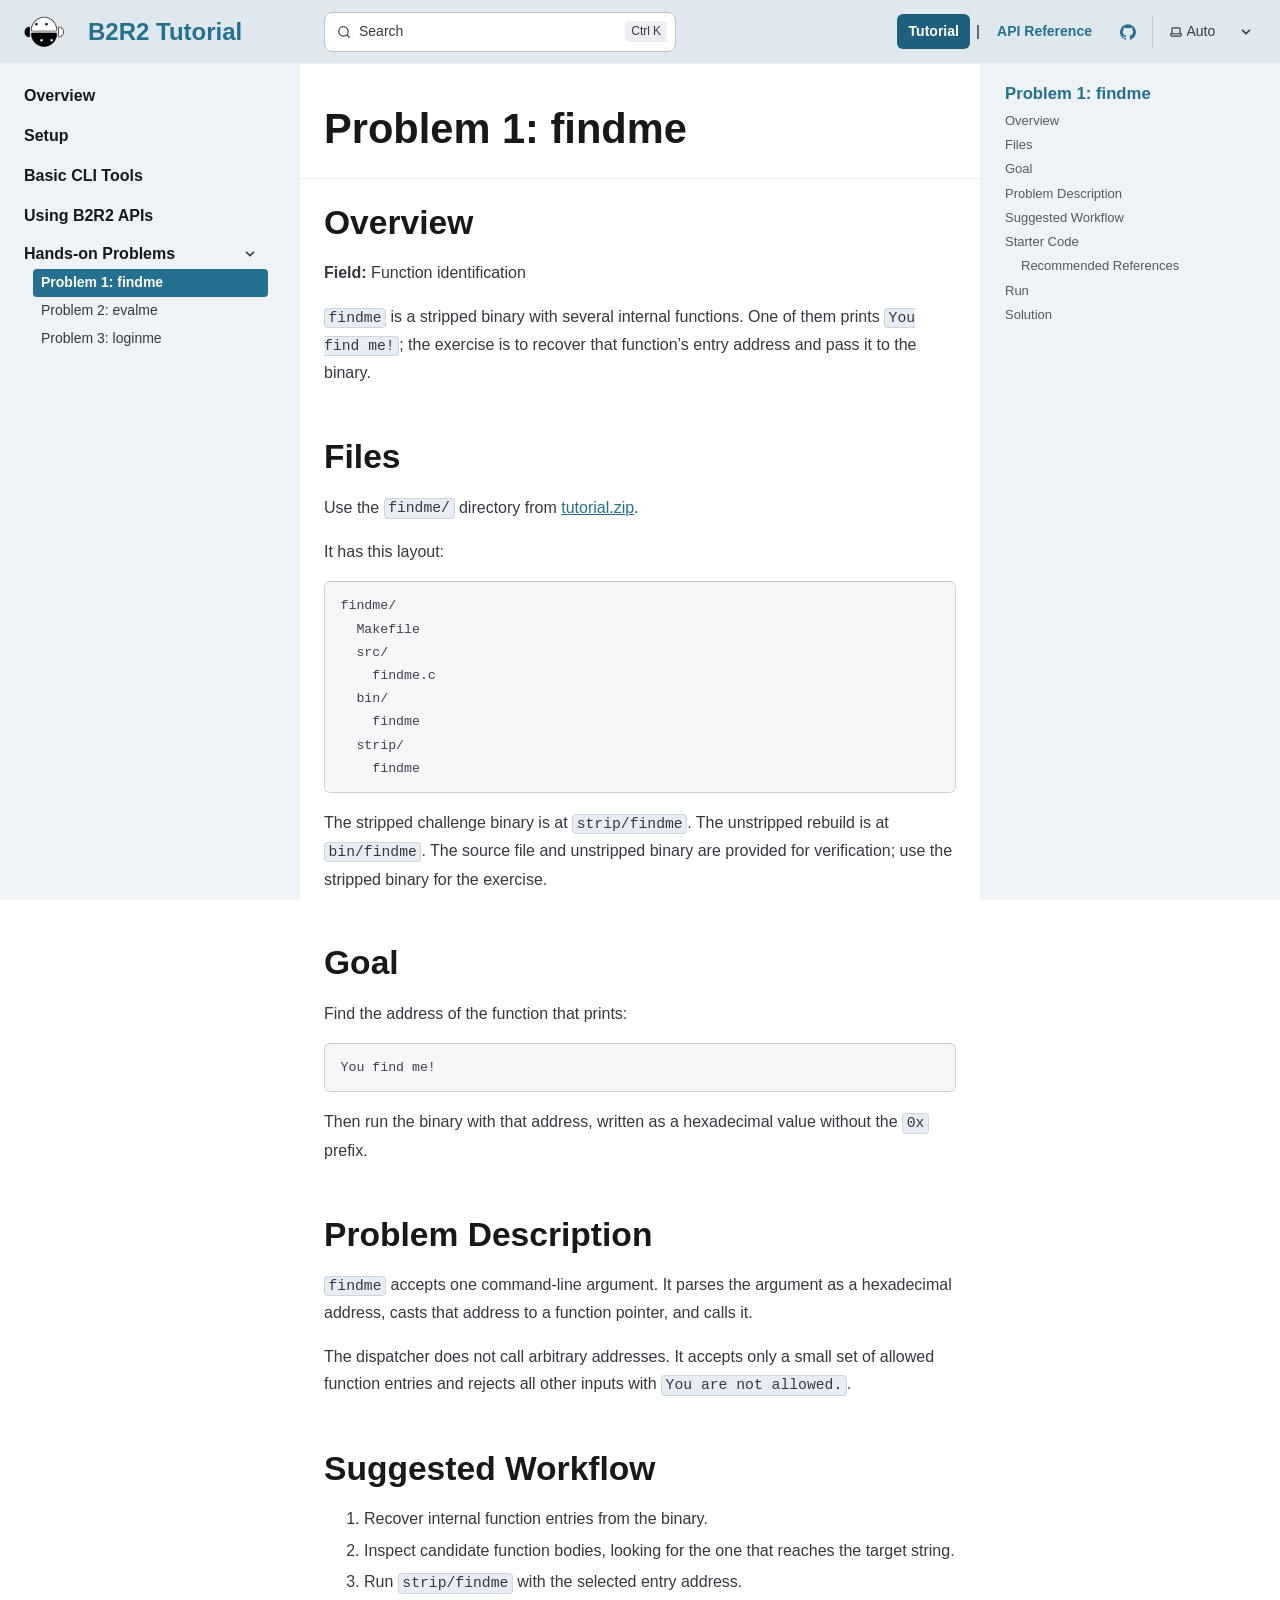
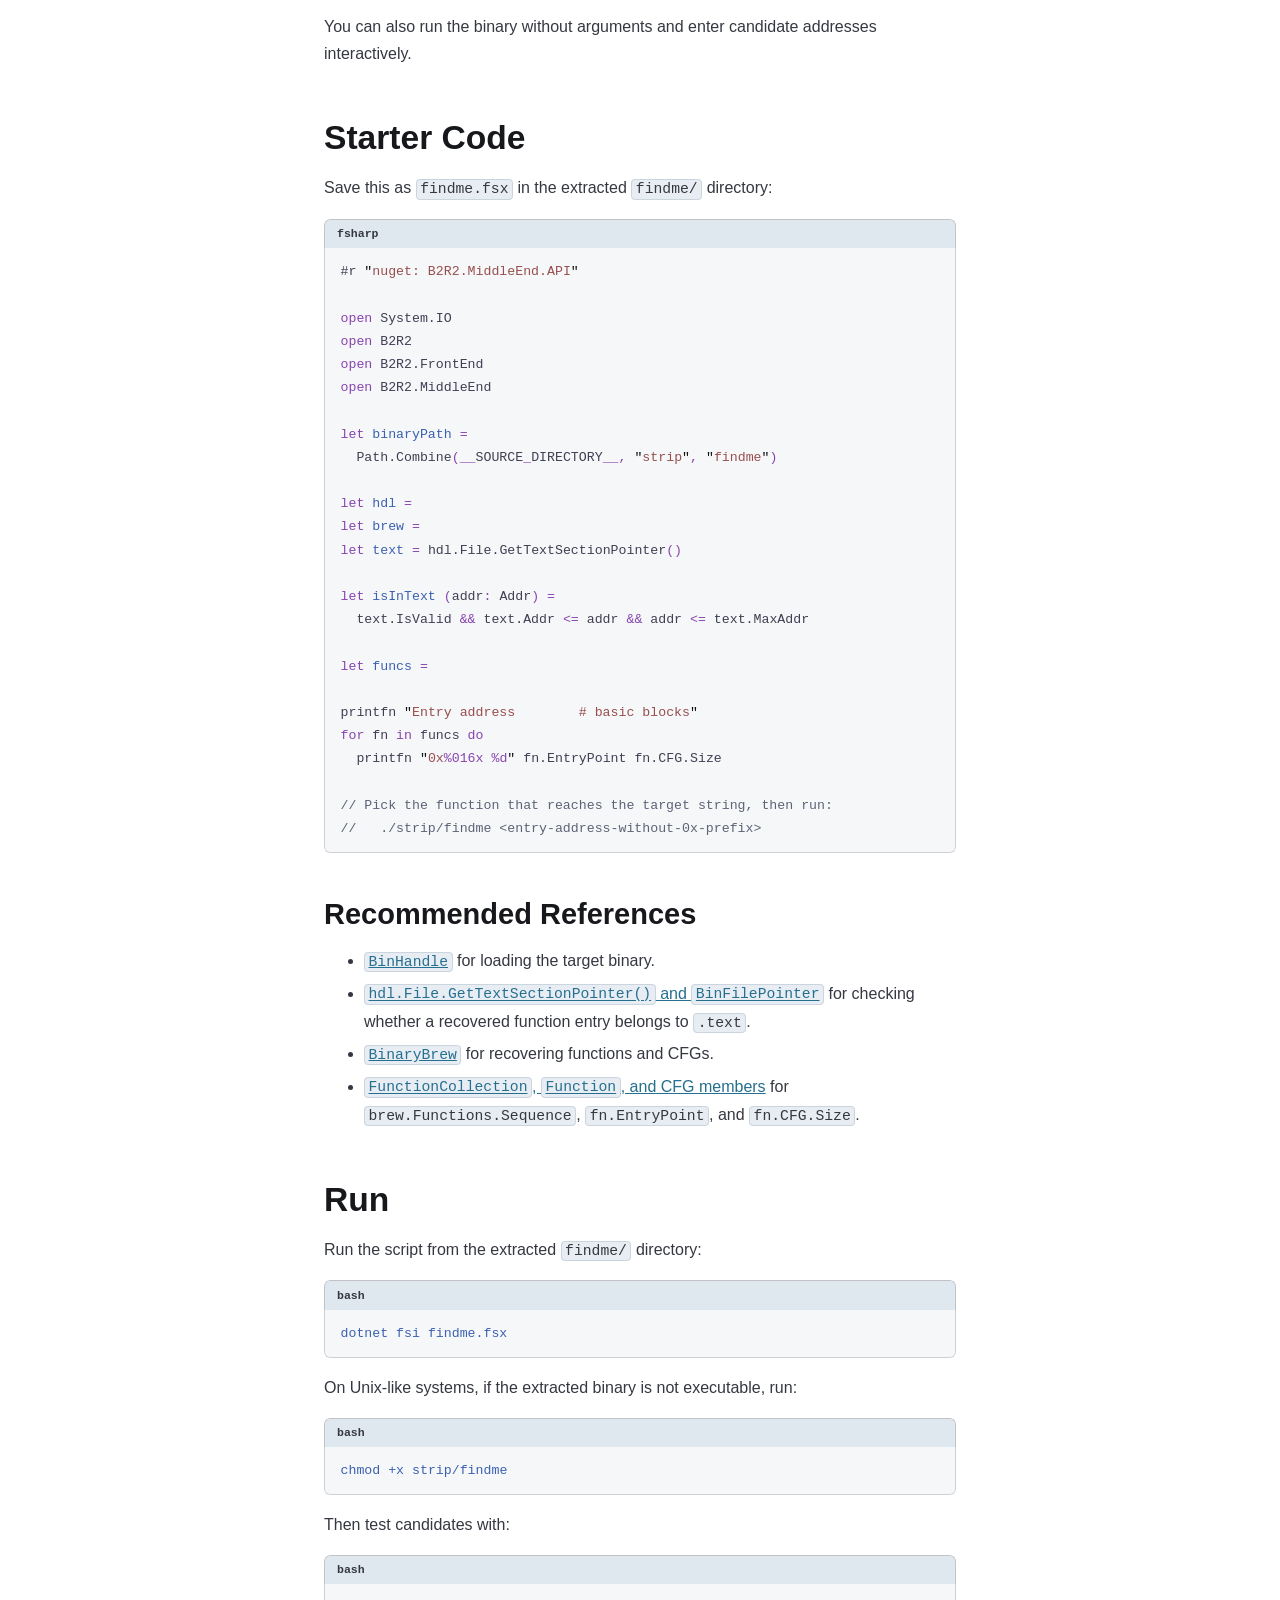
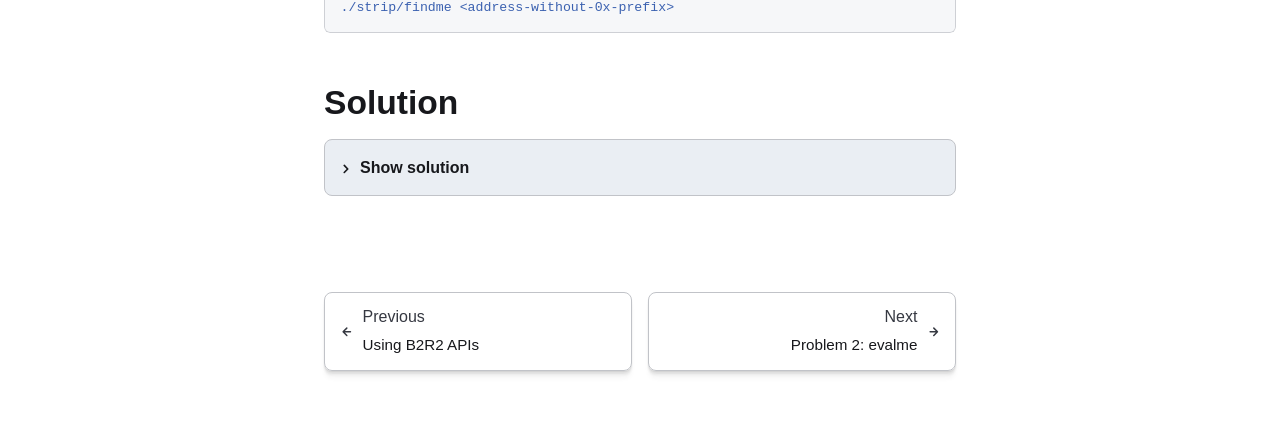
<file: tutorial-icst2026/problems/findme/index.html>
<!DOCTYPE html><html lang="en" dir="ltr" data-theme="dark" data-has-toc data-has-sidebar class="astro-bguv2lll"> <head><meta charset="utf-8"/><meta name="viewport" content="width=device-width, initial-scale=1"/><title>Problem 1: findme | B2R2 Tutorial</title><link rel="canonical" href="https://b2r2.org/tutorial-icst2026/problems/findme/"/><link rel="sitemap" href="/tutorial-icst2026/sitemap-index.xml"/><script>
            (() => {
              let ticking = false;
              let tocObserver;
              let suppressTocMutation = false;
              let tocStepTimer;

              const getToc = () => document.querySelector('.right-sidebar-panel starlight-toc');

              const syncTocTitle = (toc) => {
                const pageTitle = document.getElementById('_top')?.textContent?.trim();
                const topLinkText = toc.querySelector('a[href="#_top"] span');
                if (pageTitle && topLinkText) {
                  topLinkText.textContent = pageTitle;
                }
              };

              const setCurrentTocLink = (links, nextCurrent) => {
                if (!nextCurrent) return;
                suppressTocMutation = true;
                links.forEach((link) => {
                  if (link === nextCurrent) {
                    if (link.getAttribute('aria-current') !== 'true') {
                      link.setAttribute('aria-current', 'true');
                    }
                  } else if (link.hasAttribute('aria-current')) {
                    link.removeAttribute('aria-current');
                  }
                });
                requestAnimationFrame(() => {
                  suppressTocMutation = false;
                });
              };

              const getLinkTarget = (link) => {
                const href = link.getAttribute('href');
                if (!href || !href.startsWith('#')) return null;

                try {
                  return document.getElementById(decodeURIComponent(href.slice(1)));
                } catch {
                  return document.getElementById(href.slice(1));
                }
              };

              const findCurrentSectionLink = (topLink, sectionLinks) => {
                let current = topLink;
                const activationLine = Math.min(160, window.innerHeight * 0.28);

                for (const link of sectionLinks) {
                  const target = getLinkTarget(link);
                  if (!target) continue;
                  if (target.getBoundingClientRect().top <= activationLine) {
                    current = link;
                  } else {
                    break;
                  }
                }

                return current;
              };

              const keepTocProgressSequential = (orderedLinks, desiredLink) => {
                if (!desiredLink) return { link: desiredLink, stepped: false };

                const currentLink = orderedLinks.find((link) => link.getAttribute('aria-current') === 'true');
                if (!currentLink) return { link: desiredLink, stepped: false };

                const currentIndex = orderedLinks.indexOf(currentLink);
                const desiredIndex = orderedLinks.indexOf(desiredLink);
                if (currentIndex === -1 || desiredIndex === -1) return { link: desiredLink, stepped: false };

                const distance = desiredIndex - currentIndex;
                if (Math.abs(distance) <= 1) return { link: desiredLink, stepped: false };

                return {
                  link: orderedLinks[currentIndex + Math.sign(distance)],
                  stepped: true
                };
              };

              const normalizeTocCurrent = () => {
                ticking = false;

                const doc = document.documentElement;
                const nearPageTop = window.scrollY <= 8;
                const nearPageEnd = window.scrollY + window.innerHeight >= doc.scrollHeight - 8;

                const toc = getToc();
                if (!toc) return;
                observeToc();

                syncTocTitle(toc);

                const links = Array.from(toc.querySelectorAll('a[href^="#"]'));
                if (links.length === 0) return;

                const visibleLinks = links.filter((link) => link.offsetParent !== null);
                const topLink = links.find((link) => link.getAttribute('href') === '#_top');
                const sectionLinks = visibleLinks.filter((link) => link.getAttribute('href') !== '#_top');

                const orderedLinks = topLink ? [topLink, ...sectionLinks] : sectionLinks;

                let nextCurrent = findCurrentSectionLink(topLink, sectionLinks);
                if (nearPageTop) {
                  nextCurrent = topLink;
                } else if (nearPageEnd) {
                  nextCurrent = sectionLinks[sectionLinks.length - 1];
                }

                const sequentialCurrent = keepTocProgressSequential(orderedLinks, nextCurrent);
                setCurrentTocLink(links, sequentialCurrent.link);

                if (sequentialCurrent.stepped) {
                  window.clearTimeout(tocStepTimer);
                  tocStepTimer = window.setTimeout(scheduleTocUpdate, 120);
                }
              };

              const scheduleTocUpdate = () => {
                if (ticking) return;
                ticking = true;
                requestAnimationFrame(normalizeTocCurrent);
              };

              const observeToc = () => {
                const toc = getToc();
                if (!toc || tocObserver) return;

                tocObserver = new MutationObserver(() => {
                  if (!suppressTocMutation) {
                    scheduleTocUpdate();
                  }
                });
                tocObserver.observe(toc, {
                  attributes: true,
                  attributeFilter: ['aria-current'],
                  subtree: true
                });
              };

              window.addEventListener('scroll', scheduleTocUpdate, { passive: true });
              window.addEventListener('resize', scheduleTocUpdate);
              window.addEventListener('load', () => {
                observeToc();
                scheduleTocUpdate();
              });
              document.addEventListener('DOMContentLoaded', () => {
                observeToc();
                scheduleTocUpdate();
              });
            })();
          </script><link rel="shortcut icon" href="/tutorial-icst2026/favicon.svg" type="image/svg+xml"/><meta name="generator" content="Astro v6.3.3"/><meta name="generator" content="Starlight v0.39.2"/><meta property="og:title" content="Problem 1: findme"/><meta property="og:type" content="article"/><meta property="og:url" content="https://b2r2.org/tutorial-icst2026/problems/findme/"/><meta property="og:locale" content="en"/><meta property="og:description" content="Recover the function address that prints the target message."/><meta property="og:site_name" content="B2R2 Tutorial"/><meta name="twitter:card" content="summary_large_image"/><meta name="description" content="Recover the function address that prints the target message."/><script>
	window.StarlightThemeProvider = (() => {
		const storedTheme =
			typeof localStorage !== 'undefined' && localStorage.getItem('starlight-theme');
		const theme =
			storedTheme ||
			(window.matchMedia('(prefers-color-scheme: light)').matches ? 'light' : 'dark');
		document.documentElement.dataset.theme = theme === 'light' ? 'light' : 'dark';
		return {
			updatePickers(theme = storedTheme || 'auto') {
				document.querySelectorAll('starlight-theme-select').forEach((picker) => {
					const select = picker.querySelector('select');
					if (select) select.value = theme;
					/** @type {HTMLTemplateElement | null} */
					const tmpl = document.querySelector(`#theme-icons`);
					const newIcon = tmpl && tmpl.content.querySelector('.' + theme);
					if (newIcon) {
						const oldIcon = picker.querySelector('svg.label-icon');
						if (oldIcon) {
							oldIcon.replaceChildren(...newIcon.cloneNode(true).childNodes);
						}
					}
				});
			},
		};
	})();
</script><template id="theme-icons"><svg aria-hidden="true" class="light astro-c6vsoqas" width="16" height="16" viewBox="0 0 24 24" fill="currentColor" style="--sl-icon-size: 1em;"><path d="M5 12a1 1 0 0 0-1-1H3a1 1 0 0 0 0 2h1a1 1 0 0 0 1-1Zm.64 5-.71.71a1 1 0 0 0 0 1.41 1 1 0 0 0 1.41 0l.71-.71A1 1 0 0 0 5.64 17ZM12 5a1 1 0 0 0 1-1V3a1 1 0 0 0-2 0v1a1 1 0 0 0 1 1Zm5.66 2.34a1 1 0 0 0 .7-.29l.71-.71a1 1 0 1 0-1.41-1.41l-.66.71a1 1 0 0 0 0 1.41 1 1 0 0 0 .66.29Zm-12-.29a1 1 0 0 0 1.41 0 1 1 0 0 0 0-1.41l-.71-.71a1.004 1.004 0 1 0-1.43 1.41l.73.71ZM21 11h-1a1 1 0 0 0 0 2h1a1 1 0 0 0 0-2Zm-2.64 6A1 1 0 0 0 17 18.36l.71.71a1 1 0 0 0 1.41 0 1 1 0 0 0 0-1.41l-.76-.66ZM12 6.5a5.5 5.5 0 1 0 5.5 5.5A5.51 5.51 0 0 0 12 6.5Zm0 9a3.5 3.5 0 1 1 0-7 3.5 3.5 0 0 1 0 7Zm0 3.5a1 1 0 0 0-1 1v1a1 1 0 0 0 2 0v-1a1 1 0 0 0-1-1Z"/></svg><svg aria-hidden="true" class="dark astro-c6vsoqas" width="16" height="16" viewBox="0 0 24 24" fill="currentColor" style="--sl-icon-size: 1em;"><path d="M21.64 13a1 1 0 0 0-1.05-.14 8.049 8.049 0 0 1-3.37.73 8.15 8.15 0 0 1-8.14-8.1 8.59 8.59 0 0 1 .25-2A1 1 0 0 0 8 2.36a10.14 10.14 0 1 0 14 11.69 1 1 0 0 0-.36-1.05Zm-9.5 6.69A8.14 8.14 0 0 1 7.08 5.22v.27a10.15 10.15 0 0 0 10.14 10.14 9.784 9.784 0 0 0 2.1-.22 8.11 8.11 0 0 1-7.18 4.32v-.04Z"/></svg><svg aria-hidden="true" class="auto astro-c6vsoqas" width="16" height="16" viewBox="0 0 24 24" fill="currentColor" style="--sl-icon-size: 1em;"><path d="M21 14h-1V7a3 3 0 0 0-3-3H7a3 3 0 0 0-3 3v7H3a1 1 0 0 0-1 1v2a3 3 0 0 0 3 3h14a3 3 0 0 0 3-3v-2a1 1 0 0 0-1-1ZM6 7a1 1 0 0 1 1-1h10a1 1 0 0 1 1 1v7H6V7Zm14 10a1 1 0 0 1-1 1H5a1 1 0 0 1-1-1v-1h16v1Z"/></svg></template><link rel="stylesheet" href="/tutorial-icst2026/_astro/print.DNXP8c50.css" media="print"><link rel="stylesheet" href="/tutorial-icst2026/_astro/common.BatnFhkY.css"><script type="module" src="/tutorial-icst2026/_astro/page.B_tncCx8.js"></script></head> <body class="astro-bguv2lll"> <a href="#_top" class="astro-7q3lir66">Skip to content</a> <div class="page sl-flex astro-vrdttmbt"> <header class="header astro-vrdttmbt"><div class="header astro-3ef6ksr2"> <div class="title-wrapper sl-flex astro-3ef6ksr2"> <a href="/tutorial-icst2026/" class="site-title sl-flex astro-m46x6ez3">  <img class="astro-m46x6ez3" alt="B2R2 logo" src="/tutorial-icst2026/_astro/b2r2-240x240.DTaXsLfQ.png" width="240" height="240">  <span class="astro-m46x6ez3" translate="no"> B2R2 Tutorial </span> </a> </div> <div class="sl-flex print:hidden astro-3ef6ksr2"> <site-search class="astro-3ef6ksr2 astro-v37mnknz" data-translations="{&quot;placeholder&quot;:&quot;Search&quot;}"> <button data-open-modal disabled aria-label="Search" aria-keyshortcuts="Control+K" class="astro-v37mnknz"> <svg aria-hidden="true" class="astro-v37mnknz astro-c6vsoqas" width="16" height="16" viewBox="0 0 24 24" fill="currentColor" style="--sl-icon-size: 1em;"><path d="M21.71 20.29 18 16.61A9 9 0 1 0 16.61 18l3.68 3.68a.999.999 0 0 0 1.42 0 1 1 0 0 0 0-1.39ZM11 18a7 7 0 1 1 0-14 7 7 0 0 1 0 14Z"/></svg> <span class="sl-hidden md:sl-block astro-v37mnknz" aria-hidden="true">Search</span> <kbd class="sl-hidden md:sl-flex astro-v37mnknz" style="display: none;"> <kbd class="astro-v37mnknz">Ctrl</kbd><kbd class="astro-v37mnknz">K</kbd> </kbd> </button> <dialog style="padding:0" aria-label="Search" class="astro-v37mnknz"> <div class="dialog-frame sl-flex astro-v37mnknz">  <button data-close-modal class="sl-flex md:sl-hidden astro-v37mnknz"> Cancel </button> <div class="search-container astro-v37mnknz"> <div id="starlight__search" class="astro-v37mnknz"></div> </div> </div> </dialog> </site-search>  <script>
	(() => {
		const openBtn = document.querySelector('button[data-open-modal]');
		const shortcut = openBtn?.querySelector('kbd');
		if (!openBtn || !(shortcut instanceof HTMLElement)) return;
		const platformKey = shortcut.querySelector('kbd');
		if (platformKey && /(Mac|iPhone|iPod|iPad)/i.test(navigator.platform)) {
			platformKey.textContent = '⌘';
			openBtn.setAttribute('aria-keyshortcuts', 'Meta+K');
		}
		shortcut.style.display = '';
	})();
</script> <script type="module" src="/tutorial-icst2026/_astro/Search.astro_astro_type_script_index_0_lang.DRrH9zrU.js"></script>  </div> <div class="sl-hidden md:sl-flex print:hidden right-group astro-3ef6ksr2"> <nav class="section-switcher astro-3ef6ksr2" aria-label="Documentation sections"> <a href="/tutorial-icst2026/" class="section-switcher__link active astro-3ef6ksr2" aria-current="location">
Tutorial
</a> <span class="section-switcher__separator astro-3ef6ksr2" aria-hidden="true">|</span> <a href="/tutorial-icst2026/api-reference/" class="section-switcher__link astro-3ef6ksr2">
API Reference
</a> </nav> <div class="sl-flex social-icons astro-3ef6ksr2"> <a href="https://github.com/B2R2-org/B2R2" rel="me" class="sl-flex astro-wy4te6ga"><span class="sr-only astro-wy4te6ga">B2R2 on GitHub</span><svg aria-hidden="true" class="astro-wy4te6ga astro-c6vsoqas" width="16" height="16" viewBox="0 0 24 24" fill="currentColor" style="--sl-icon-size: 1em;"><path d="M12 .3a12 12 0 0 0-3.8 23.38c.6.12.83-.26.83-.57L9 21.07c-3.34.72-4.04-1.61-4.04-1.61-.55-1.39-1.34-1.76-1.34-1.76-1.08-.74.09-.73.09-.73 1.2.09 1.83 1.24 1.83 1.24 1.08 1.83 2.81 1.3 3.5 1 .1-.78.42-1.31.76-1.61-2.67-.3-5.47-1.33-5.47-5.93 0-1.31.47-2.38 1.24-3.22-.14-.3-.54-1.52.1-3.18 0 0 1-.32 3.3 1.23a11.5 11.5 0 0 1 6 0c2.28-1.55 3.29-1.23 3.29-1.23.64 1.66.24 2.88.12 3.18a4.65 4.65 0 0 1 1.23 3.22c0 4.61-2.8 5.63-5.48 5.92.42.36.81 1.1.81 2.22l-.01 3.29c0 .31.2.69.82.57A12 12 0 0 0 12 .3Z"/></svg></a> </div> <starlight-theme-select>  <label style="--sl-select-width: 6.25em" class="astro-4yphtoen"> <span class="sr-only astro-4yphtoen">Select theme</span> <svg aria-hidden="true" class="icon label-icon astro-4yphtoen astro-c6vsoqas" width="16" height="16" viewBox="0 0 24 24" fill="currentColor" style="--sl-icon-size: 1em;"><path d="M21 14h-1V7a3 3 0 0 0-3-3H7a3 3 0 0 0-3 3v7H3a1 1 0 0 0-1 1v2a3 3 0 0 0 3 3h14a3 3 0 0 0 3-3v-2a1 1 0 0 0-1-1ZM6 7a1 1 0 0 1 1-1h10a1 1 0 0 1 1 1v7H6V7Zm14 10a1 1 0 0 1-1 1H5a1 1 0 0 1-1-1v-1h16v1Z"/></svg> <select autocomplete="off" class="astro-4yphtoen"> <option value="dark" class="astro-4yphtoen">Dark</option><option value="light" class="astro-4yphtoen">Light</option><option value="auto" selected class="astro-4yphtoen">Auto</option> </select> <svg aria-hidden="true" class="icon caret astro-4yphtoen astro-c6vsoqas" width="16" height="16" viewBox="0 0 24 24" fill="currentColor" style="--sl-icon-size: 1em;"><path d="M17 9.17a1 1 0 0 0-1.41 0L12 12.71 8.46 9.17a1 1 0 1 0-1.41 1.42l4.24 4.24a1.002 1.002 0 0 0 1.42 0L17 10.59a1.002 1.002 0 0 0 0-1.42Z"/></svg> </label> </starlight-theme-select>  <script>
	StarlightThemeProvider.updatePickers();
</script> <script type="module">const r="starlight-theme",o=e=>e==="auto"||e==="dark"||e==="light"?e:"auto",c=()=>o(typeof localStorage<"u"&&localStorage.getItem(r));function n(e){typeof localStorage<"u"&&localStorage.setItem(r,e==="light"||e==="dark"?e:"")}const l=()=>matchMedia("(prefers-color-scheme: light)").matches?"light":"dark";function t(e){StarlightThemeProvider.updatePickers(e),document.documentElement.dataset.theme=e==="auto"?l():e,n(e)}matchMedia("(prefers-color-scheme: light)").addEventListener("change",()=>{c()==="auto"&&t("auto")});class s extends HTMLElement{constructor(){super(),t(c()),this.querySelector("select")?.addEventListener("change",a=>{a.currentTarget instanceof HTMLSelectElement&&t(o(a.currentTarget.value))})}}customElements.define("starlight-theme-select",s);</script> <script type="module">class s extends HTMLElement{constructor(){super();const e=this.querySelector("select");e&&(e.addEventListener("change",t=>{t.currentTarget instanceof HTMLSelectElement&&(window.location.pathname=t.currentTarget.value)}),window.addEventListener("pageshow",t=>{if(!t.persisted)return;const n=e.querySelector("option[selected]")?.index;n!==e.selectedIndex&&(e.selectedIndex=n??0)}))}}customElements.define("starlight-lang-select",s);</script> </div> </div></header> <nav class="sidebar print:hidden astro-vrdttmbt" aria-label="Main"> <starlight-menu-button class="print:hidden astro-jif73yzw"> <button aria-expanded="false" aria-label="Menu" aria-controls="starlight__sidebar" class="sl-flex md:sl-hidden astro-jif73yzw"> <svg aria-hidden="true" class="open-menu astro-jif73yzw astro-c6vsoqas" width="16" height="16" viewBox="0 0 24 24" fill="currentColor" style="--sl-icon-size: 1em;"><path d="M3 8h18a1 1 0 1 0 0-2H3a1 1 0 0 0 0 2Zm18 8H3a1 1 0 0 0 0 2h18a1 1 0 0 0 0-2Zm0-5H3a1 1 0 0 0 0 2h18a1 1 0 0 0 0-2Z"/></svg> <svg aria-hidden="true" class="close-menu astro-jif73yzw astro-c6vsoqas" width="16" height="16" viewBox="0 0 24 24" fill="currentColor" style="--sl-icon-size: 1em;"><path d="m13.41 12 6.3-6.29a1.004 1.004 0 1 0-1.42-1.42L12 10.59l-6.29-6.3a1.004 1.004 0 0 0-1.42 1.42l6.3 6.29-6.3 6.29a1 1 0 0 0 0 1.42.998.998 0 0 0 1.42 0l6.29-6.3 6.29 6.3a.999.999 0 0 0 1.42 0 1 1 0 0 0 0-1.42L13.41 12Z"/></svg> </button> </starlight-menu-button> <script type="module">class s extends HTMLElement{constructor(){super(),this.btn=this.querySelector("button"),this.btn.addEventListener("click",()=>this.toggleExpanded());const t=this.closest("nav");t&&t.addEventListener("keyup",e=>this.closeOnEscape(e))}setExpanded(t){this.setAttribute("aria-expanded",String(t)),document.body.toggleAttribute("data-mobile-menu-expanded",t)}toggleExpanded(){this.setExpanded(this.getAttribute("aria-expanded")!=="true")}closeOnEscape(t){t.code==="Escape"&&(this.setExpanded(!1),this.btn.focus())}}customElements.define("starlight-menu-button",s);</script>  <div id="starlight__sidebar" class="sidebar-pane astro-vrdttmbt"> <div class="sidebar-content sl-flex astro-vrdttmbt"> <sl-sidebar-state-persist data-hash="15bhkya" class="astro-kku4brbg"> <script aria-hidden="true">
		(() => {
			try {
				if (!matchMedia('(min-width: 50em)').matches) return;
				/** @type {HTMLElement | null} */
				const target = document.querySelector('sl-sidebar-state-persist');
				const state = JSON.parse(sessionStorage.getItem('sl-sidebar-state') || '0');
				if (!target || !state || target.dataset.hash !== state.hash) return;
				window._starlightScrollRestore = state.scroll;
				customElements.define(
					'sl-sidebar-restore',
					class SidebarRestore extends HTMLElement {
						connectedCallback() {
							try {
								const idx = parseInt(this.dataset.index || '');
								const details = this.closest('details');
								if (details && typeof state.open[idx] === 'boolean') details.open = state.open[idx];
							} catch {}
						}
					}
				);
			} catch {}
		})();
	</script>  <ul class="top-level astro-3ii7xxms"> <li class="astro-3ii7xxms"> <a href="/tutorial-icst2026/" class="large astro-3ii7xxms"> <span class="astro-3ii7xxms">Overview</span>  </a> </li><li class="astro-3ii7xxms"> <a href="/tutorial-icst2026/setup/" class="large astro-3ii7xxms"> <span class="astro-3ii7xxms">Setup</span>  </a> </li><li class="astro-3ii7xxms"> <a href="/tutorial-icst2026/cli-tools/" class="large astro-3ii7xxms"> <span class="astro-3ii7xxms">Basic CLI Tools</span>  </a> </li><li class="astro-3ii7xxms"> <a href="/tutorial-icst2026/api-scripting/" class="large astro-3ii7xxms"> <span class="astro-3ii7xxms">Using B2R2 APIs</span>  </a> </li><li class="astro-3ii7xxms"> <details open class="astro-3ii7xxms"> <summary class="astro-3ii7xxms"> <span class="group-label astro-3ii7xxms"> <span class="large astro-3ii7xxms">Hands-on Problems</span>  </span> <svg aria-hidden="true" class="caret astro-3ii7xxms astro-c6vsoqas" width="16" height="16" viewBox="0 0 24 24" fill="currentColor" style="--sl-icon-size: 1.25rem;"><path d="m14.83 11.29-4.24-4.24a1 1 0 1 0-1.42 1.41L12.71 12l-3.54 3.54a1 1 0 0 0 0 1.41 1 1 0 0 0 .71.29 1 1 0 0 0 .71-.29l4.24-4.24a1.002 1.002 0 0 0 0-1.42Z"/></svg> </summary> <sl-sidebar-restore data-index="0"></sl-sidebar-restore> <ul class="astro-3ii7xxms"> <li class="astro-3ii7xxms"> <a href="/tutorial-icst2026/problems/findme/" aria-current="page" class="astro-3ii7xxms"> <span class="astro-3ii7xxms">Problem 1: findme</span>  </a> </li><li class="astro-3ii7xxms"> <a href="/tutorial-icst2026/problems/evalme/" class="astro-3ii7xxms"> <span class="astro-3ii7xxms">Problem 2: evalme</span>  </a> </li><li class="astro-3ii7xxms"> <a href="/tutorial-icst2026/problems/loginme/" class="astro-3ii7xxms"> <span class="astro-3ii7xxms">Problem 3: loginme</span>  </a> </li> </ul> </details> </li> </ul>  <script aria-hidden="true">
		(() => {
			const scroller = document.getElementById('starlight__sidebar');
			if (!window._starlightScrollRestore || !scroller) return;
			scroller.scrollTop = window._starlightScrollRestore;
			delete window._starlightScrollRestore;
		})();
	</script> </sl-sidebar-state-persist> <div class="md:sl-hidden"> <div class="mobile-preferences sl-flex astro-wu23bvmt"> <div class="social-icons astro-wu23bvmt"> <a href="https://github.com/B2R2-org/B2R2" rel="me" class="sl-flex astro-wy4te6ga"><span class="sr-only astro-wy4te6ga">B2R2 on GitHub</span><svg aria-hidden="true" class="astro-wy4te6ga astro-c6vsoqas" width="16" height="16" viewBox="0 0 24 24" fill="currentColor" style="--sl-icon-size: 1em;"><path d="M12 .3a12 12 0 0 0-3.8 23.38c.6.12.83-.26.83-.57L9 21.07c-3.34.72-4.04-1.61-4.04-1.61-.55-1.39-1.34-1.76-1.34-1.76-1.08-.74.09-.73.09-.73 1.2.09 1.83 1.24 1.83 1.24 1.08 1.83 2.81 1.3 3.5 1 .1-.78.42-1.31.76-1.61-2.67-.3-5.47-1.33-5.47-5.93 0-1.31.47-2.38 1.24-3.22-.14-.3-.54-1.52.1-3.18 0 0 1-.32 3.3 1.23a11.5 11.5 0 0 1 6 0c2.28-1.55 3.29-1.23 3.29-1.23.64 1.66.24 2.88.12 3.18a4.65 4.65 0 0 1 1.23 3.22c0 4.61-2.8 5.63-5.48 5.92.42.36.81 1.1.81 2.22l-.01 3.29c0 .31.2.69.82.57A12 12 0 0 0 12 .3Z"/></svg></a> </div> <starlight-theme-select>  <label style="--sl-select-width: 6.25em" class="astro-4yphtoen"> <span class="sr-only astro-4yphtoen">Select theme</span> <svg aria-hidden="true" class="icon label-icon astro-4yphtoen astro-c6vsoqas" width="16" height="16" viewBox="0 0 24 24" fill="currentColor" style="--sl-icon-size: 1em;"><path d="M21 14h-1V7a3 3 0 0 0-3-3H7a3 3 0 0 0-3 3v7H3a1 1 0 0 0-1 1v2a3 3 0 0 0 3 3h14a3 3 0 0 0 3-3v-2a1 1 0 0 0-1-1ZM6 7a1 1 0 0 1 1-1h10a1 1 0 0 1 1 1v7H6V7Zm14 10a1 1 0 0 1-1 1H5a1 1 0 0 1-1-1v-1h16v1Z"/></svg> <select autocomplete="off" class="astro-4yphtoen"> <option value="dark" class="astro-4yphtoen">Dark</option><option value="light" class="astro-4yphtoen">Light</option><option value="auto" selected class="astro-4yphtoen">Auto</option> </select> <svg aria-hidden="true" class="icon caret astro-4yphtoen astro-c6vsoqas" width="16" height="16" viewBox="0 0 24 24" fill="currentColor" style="--sl-icon-size: 1em;"><path d="M17 9.17a1 1 0 0 0-1.41 0L12 12.71 8.46 9.17a1 1 0 1 0-1.41 1.42l4.24 4.24a1.002 1.002 0 0 0 1.42 0L17 10.59a1.002 1.002 0 0 0 0-1.42Z"/></svg> </label> </starlight-theme-select>  <script>
	StarlightThemeProvider.updatePickers();
</script>   </div> </div> </div> </div> </nav> <div class="main-frame astro-vrdttmbt">  <script type="module">const a=document.getElementById("starlight__sidebar"),n=a?.querySelector("sl-sidebar-state-persist"),o="sl-sidebar-state",i=()=>{let t=[];const e=n?.dataset.hash||"";try{const s=sessionStorage.getItem(o),r=JSON.parse(s||"{}");Array.isArray(r.open)&&r.hash===e&&(t=r.open)}catch{}return{hash:e,open:t,scroll:a?.scrollTop||0}},c=t=>{try{sessionStorage.setItem(o,JSON.stringify(t))}catch{}},d=()=>c(i()),l=(t,e)=>{const s=i();s.open[e]=t,c(s)};n?.addEventListener("click",t=>{if(!(t.target instanceof Element))return;const e=t.target.closest("summary")?.closest("details");if(!e)return;const s=e.querySelector("sl-sidebar-restore"),r=parseInt(s?.dataset.index||"");isNaN(r)||l(!e.open,r)});addEventListener("visibilitychange",()=>{document.visibilityState==="hidden"&&d()});addEventListener("pageHide",d);</script> <div class="lg:sl-flex astro-67yu43on"> <aside class="right-sidebar-container print:hidden astro-67yu43on"> <div class="right-sidebar astro-67yu43on"> <div class="lg:sl-hidden astro-pb3aqygn"><mobile-starlight-toc data-min-h="2" data-max-h="3" class="astro-doynk5tl"><nav aria-labelledby="starlight__on-this-page--mobile" class="astro-doynk5tl"><details id="starlight__mobile-toc" class="astro-doynk5tl"><summary id="starlight__on-this-page--mobile" class="sl-flex astro-doynk5tl"><span class="toggle sl-flex astro-doynk5tl">On this page<svg aria-hidden="true" class="caret astro-doynk5tl astro-c6vsoqas" width="16" height="16" viewBox="0 0 24 24" fill="currentColor" style="--sl-icon-size: 1rem;"><path d="m14.83 11.29-4.24-4.24a1 1 0 1 0-1.42 1.41L12.71 12l-3.54 3.54a1 1 0 0 0 0 1.41 1 1 0 0 0 .71.29 1 1 0 0 0 .71-.29l4.24-4.24a1.002 1.002 0 0 0 0-1.42Z"/></svg></span><span class="display-current astro-doynk5tl"></span></summary><div class="dropdown astro-doynk5tl"><ul class="isMobile astro-gnoq344e" style="--depth: 0;"> <li class="astro-gnoq344e" style="--depth: 0;"> <a href="#_top" class="astro-gnoq344e" style="--depth: 0;"> <span class="astro-gnoq344e" style="--depth: 0;">Overview</span> </a>  </li><li class="astro-gnoq344e" style="--depth: 0;"> <a href="#overview" class="astro-gnoq344e" style="--depth: 0;"> <span class="astro-gnoq344e" style="--depth: 0;">Overview</span> </a>  </li><li class="astro-gnoq344e" style="--depth: 0;"> <a href="#files" class="astro-gnoq344e" style="--depth: 0;"> <span class="astro-gnoq344e" style="--depth: 0;">Files</span> </a>  </li><li class="astro-gnoq344e" style="--depth: 0;"> <a href="#goal" class="astro-gnoq344e" style="--depth: 0;"> <span class="astro-gnoq344e" style="--depth: 0;">Goal</span> </a>  </li><li class="astro-gnoq344e" style="--depth: 0;"> <a href="#problem-description" class="astro-gnoq344e" style="--depth: 0;"> <span class="astro-gnoq344e" style="--depth: 0;">Problem Description</span> </a>  </li><li class="astro-gnoq344e" style="--depth: 0;"> <a href="#suggested-workflow" class="astro-gnoq344e" style="--depth: 0;"> <span class="astro-gnoq344e" style="--depth: 0;">Suggested Workflow</span> </a>  </li><li class="astro-gnoq344e" style="--depth: 0;"> <a href="#starter-code" class="astro-gnoq344e" style="--depth: 0;"> <span class="astro-gnoq344e" style="--depth: 0;">Starter Code</span> </a> <ul class="isMobile astro-gnoq344e" style="--depth: 1;"> <li class="astro-gnoq344e" style="--depth: 1;"> <a href="#recommended-references" class="astro-gnoq344e" style="--depth: 1;"> <span class="astro-gnoq344e" style="--depth: 1;">Recommended References</span> </a>  </li> </ul> </li><li class="astro-gnoq344e" style="--depth: 0;"> <a href="#run" class="astro-gnoq344e" style="--depth: 0;"> <span class="astro-gnoq344e" style="--depth: 0;">Run</span> </a>  </li><li class="astro-gnoq344e" style="--depth: 0;"> <a href="#solution" class="astro-gnoq344e" style="--depth: 0;"> <span class="astro-gnoq344e" style="--depth: 0;">Solution</span> </a>  </li> </ul></div></details></nav></mobile-starlight-toc><script type="module" src="/tutorial-icst2026/_astro/MobileTableOfContents.astro_astro_type_script_index_0_lang.hwBsy0Mo.js"></script></div><div class="right-sidebar-panel sl-hidden lg:sl-block astro-pb3aqygn"><div class="sl-container astro-pb3aqygn"><starlight-toc data-min-h="2" data-max-h="3"><nav aria-labelledby="starlight__on-this-page"><h2 id="starlight__on-this-page">On this page</h2><ul class="astro-gnoq344e" style="--depth: 0;"> <li class="astro-gnoq344e" style="--depth: 0;"> <a href="#_top" class="astro-gnoq344e" style="--depth: 0;"> <span class="astro-gnoq344e" style="--depth: 0;">Overview</span> </a>  </li><li class="astro-gnoq344e" style="--depth: 0;"> <a href="#overview" class="astro-gnoq344e" style="--depth: 0;"> <span class="astro-gnoq344e" style="--depth: 0;">Overview</span> </a>  </li><li class="astro-gnoq344e" style="--depth: 0;"> <a href="#files" class="astro-gnoq344e" style="--depth: 0;"> <span class="astro-gnoq344e" style="--depth: 0;">Files</span> </a>  </li><li class="astro-gnoq344e" style="--depth: 0;"> <a href="#goal" class="astro-gnoq344e" style="--depth: 0;"> <span class="astro-gnoq344e" style="--depth: 0;">Goal</span> </a>  </li><li class="astro-gnoq344e" style="--depth: 0;"> <a href="#problem-description" class="astro-gnoq344e" style="--depth: 0;"> <span class="astro-gnoq344e" style="--depth: 0;">Problem Description</span> </a>  </li><li class="astro-gnoq344e" style="--depth: 0;"> <a href="#suggested-workflow" class="astro-gnoq344e" style="--depth: 0;"> <span class="astro-gnoq344e" style="--depth: 0;">Suggested Workflow</span> </a>  </li><li class="astro-gnoq344e" style="--depth: 0;"> <a href="#starter-code" class="astro-gnoq344e" style="--depth: 0;"> <span class="astro-gnoq344e" style="--depth: 0;">Starter Code</span> </a> <ul class="astro-gnoq344e" style="--depth: 1;"> <li class="astro-gnoq344e" style="--depth: 1;"> <a href="#recommended-references" class="astro-gnoq344e" style="--depth: 1;"> <span class="astro-gnoq344e" style="--depth: 1;">Recommended References</span> </a>  </li> </ul> </li><li class="astro-gnoq344e" style="--depth: 0;"> <a href="#run" class="astro-gnoq344e" style="--depth: 0;"> <span class="astro-gnoq344e" style="--depth: 0;">Run</span> </a>  </li><li class="astro-gnoq344e" style="--depth: 0;"> <a href="#solution" class="astro-gnoq344e" style="--depth: 0;"> <span class="astro-gnoq344e" style="--depth: 0;">Solution</span> </a>  </li> </ul></nav></starlight-toc><script type="module" src="/tutorial-icst2026/_astro/TableOfContents.astro_astro_type_script_index_0_lang.FuRcXuRY.js"></script></div></div> </div> </aside> <div class="main-pane astro-67yu43on">  <main data-pagefind-body class="astro-bguv2lll" lang="en" dir="ltr">    <div class="content-panel astro-7nkwcw3z"> <div class="sl-container astro-7nkwcw3z"> <h1 id="_top" class="astro-j6tvhyss">Problem 1: findme</h1> </div> </div> <div class="content-panel astro-7nkwcw3z"> <div class="sl-container astro-7nkwcw3z"> <div class="sl-markdown-content"> <div class="sl-heading-wrapper level-h2"><h2 id="overview">Overview</h2><a class="sl-anchor-link" href="#overview"><span aria-hidden="true" class="sl-anchor-icon"><svg width="16" height="16" viewBox="0 0 24 24"><path fill="currentcolor" d="m12.11 15.39-3.88 3.88a2.52 2.52 0 0 1-3.5 0 2.47 2.47 0 0 1 0-3.5l3.88-3.88a1 1 0 0 0-1.42-1.42l-3.88 3.89a4.48 4.48 0 0 0 6.33 6.33l3.89-3.88a1 1 0 1 0-1.42-1.42Zm8.58-12.08a4.49 4.49 0 0 0-6.33 0l-3.89 3.88a1 1 0 0 0 1.42 1.42l3.88-3.88a2.52 2.52 0 0 1 3.5 0 2.47 2.47 0 0 1 0 3.5l-3.88 3.88a1 1 0 1 0 1.42 1.42l3.88-3.89a4.49 4.49 0 0 0 0-6.33ZM8.83 15.17a1 1 0 0 0 1.1.22 1 1 0 0 0 .32-.22l4.92-4.92a1 1 0 0 0-1.42-1.42l-4.92 4.92a1 1 0 0 0 0 1.42Z"></path></svg></span><span class="sr-only" data-pagefind-ignore="">Section titled “Overview”</span></a></div>
<p><strong>Field:</strong> Function identification</p>
<p><code dir="auto">findme</code> is a stripped binary with several internal functions. One of them
prints <code dir="auto">You find me!</code>; the exercise is to recover that function’s entry address
and pass it to the binary.</p>
<div class="sl-heading-wrapper level-h2"><h2 id="files">Files</h2><a class="sl-anchor-link" href="#files"><span aria-hidden="true" class="sl-anchor-icon"><svg width="16" height="16" viewBox="0 0 24 24"><path fill="currentcolor" d="m12.11 15.39-3.88 3.88a2.52 2.52 0 0 1-3.5 0 2.47 2.47 0 0 1 0-3.5l3.88-3.88a1 1 0 0 0-1.42-1.42l-3.88 3.89a4.48 4.48 0 0 0 6.33 6.33l3.89-3.88a1 1 0 1 0-1.42-1.42Zm8.58-12.08a4.49 4.49 0 0 0-6.33 0l-3.89 3.88a1 1 0 0 0 1.42 1.42l3.88-3.88a2.52 2.52 0 0 1 3.5 0 2.47 2.47 0 0 1 0 3.5l-3.88 3.88a1 1 0 1 0 1.42 1.42l3.88-3.89a4.49 4.49 0 0 0 0-6.33ZM8.83 15.17a1 1 0 0 0 1.1.22 1 1 0 0 0 .32-.22l4.92-4.92a1 1 0 0 0-1.42-1.42l-4.92 4.92a1 1 0 0 0 0 1.42Z"></path></svg></span><span class="sr-only" data-pagefind-ignore="">Section titled “Files”</span></a></div>
<p>Use the <code dir="auto">findme/</code> directory from
<a href="/tutorial-icst2026/files/tutorial.zip">tutorial.zip</a>.</p>
<p>It has this layout:</p>
<div class="expressive-code"><link rel="stylesheet" href="/tutorial-icst2026/_astro/ec.v4551.css"><script type="module" src="/tutorial-icst2026/_astro/ec.0vx5m.js"></script><figure class="frame not-content"><figcaption class="header"></figcaption><pre data-language="text"><code><div class="ec-line"><div class="code"><span style="--0:#d6deeb;--1:#403f53">findme/</span></div></div><div class="ec-line"><div class="code"><span class="indent"><span style="--0:#d6deeb;--1:#403f53">  </span></span><span style="--0:#d6deeb;--1:#403f53">Makefile</span></div></div><div class="ec-line"><div class="code"><span class="indent"><span style="--0:#d6deeb;--1:#403f53">  </span></span><span style="--0:#d6deeb;--1:#403f53">src/</span></div></div><div class="ec-line"><div class="code"><span class="indent"><span style="--0:#d6deeb;--1:#403f53">    </span></span><span style="--0:#d6deeb;--1:#403f53">findme.c</span></div></div><div class="ec-line"><div class="code"><span class="indent"><span style="--0:#d6deeb;--1:#403f53">  </span></span><span style="--0:#d6deeb;--1:#403f53">bin/</span></div></div><div class="ec-line"><div class="code"><span class="indent"><span style="--0:#d6deeb;--1:#403f53">    </span></span><span style="--0:#d6deeb;--1:#403f53">findme</span></div></div><div class="ec-line"><div class="code"><span class="indent"><span style="--0:#d6deeb;--1:#403f53">  </span></span><span style="--0:#d6deeb;--1:#403f53">strip/</span></div></div><div class="ec-line"><div class="code"><span class="indent"><span style="--0:#d6deeb;--1:#403f53">    </span></span><span style="--0:#d6deeb;--1:#403f53">findme</span></div></div></code></pre><div class="copy"><div aria-live="polite"></div><button title="Copy to clipboard" data-copied="Copied!" data-code="findme/  Makefile  src/    findme.c  bin/    findme  strip/    findme"><div></div></button></div></figure></div>
<p>The stripped challenge binary is at <code dir="auto">strip/findme</code>. The unstripped rebuild is
at <code dir="auto">bin/findme</code>. The source file and unstripped binary are provided for
verification; use the stripped binary for the exercise.</p>
<div class="sl-heading-wrapper level-h2"><h2 id="goal">Goal</h2><a class="sl-anchor-link" href="#goal"><span aria-hidden="true" class="sl-anchor-icon"><svg width="16" height="16" viewBox="0 0 24 24"><path fill="currentcolor" d="m12.11 15.39-3.88 3.88a2.52 2.52 0 0 1-3.5 0 2.47 2.47 0 0 1 0-3.5l3.88-3.88a1 1 0 0 0-1.42-1.42l-3.88 3.89a4.48 4.48 0 0 0 6.33 6.33l3.89-3.88a1 1 0 1 0-1.42-1.42Zm8.58-12.08a4.49 4.49 0 0 0-6.33 0l-3.89 3.88a1 1 0 0 0 1.42 1.42l3.88-3.88a2.52 2.52 0 0 1 3.5 0 2.47 2.47 0 0 1 0 3.5l-3.88 3.88a1 1 0 1 0 1.42 1.42l3.88-3.89a4.49 4.49 0 0 0 0-6.33ZM8.83 15.17a1 1 0 0 0 1.1.22 1 1 0 0 0 .32-.22l4.92-4.92a1 1 0 0 0-1.42-1.42l-4.92 4.92a1 1 0 0 0 0 1.42Z"></path></svg></span><span class="sr-only" data-pagefind-ignore="">Section titled “Goal”</span></a></div>
<p>Find the address of the function that prints:</p>
<div class="expressive-code"><figure class="frame not-content"><figcaption class="header"></figcaption><pre data-language="text"><code><div class="ec-line"><div class="code"><span style="--0:#d6deeb;--1:#403f53">You find me!</span></div></div></code></pre><div class="copy"><div aria-live="polite"></div><button title="Copy to clipboard" data-copied="Copied!" data-code="You find me!"><div></div></button></div></figure></div>
<p>Then run the binary with that address, written as a hexadecimal value without
the <code dir="auto">0x</code> prefix.</p>
<div class="sl-heading-wrapper level-h2"><h2 id="problem-description">Problem Description</h2><a class="sl-anchor-link" href="#problem-description"><span aria-hidden="true" class="sl-anchor-icon"><svg width="16" height="16" viewBox="0 0 24 24"><path fill="currentcolor" d="m12.11 15.39-3.88 3.88a2.52 2.52 0 0 1-3.5 0 2.47 2.47 0 0 1 0-3.5l3.88-3.88a1 1 0 0 0-1.42-1.42l-3.88 3.89a4.48 4.48 0 0 0 6.33 6.33l3.89-3.88a1 1 0 1 0-1.42-1.42Zm8.58-12.08a4.49 4.49 0 0 0-6.33 0l-3.89 3.88a1 1 0 0 0 1.42 1.42l3.88-3.88a2.52 2.52 0 0 1 3.5 0 2.47 2.47 0 0 1 0 3.5l-3.88 3.88a1 1 0 1 0 1.42 1.42l3.88-3.89a4.49 4.49 0 0 0 0-6.33ZM8.83 15.17a1 1 0 0 0 1.1.22 1 1 0 0 0 .32-.22l4.92-4.92a1 1 0 0 0-1.42-1.42l-4.92 4.92a1 1 0 0 0 0 1.42Z"></path></svg></span><span class="sr-only" data-pagefind-ignore="">Section titled “Problem Description”</span></a></div>
<p><code dir="auto">findme</code> accepts one command-line argument. It parses the argument as a
hexadecimal address, casts that address to a function pointer, and calls it.</p>
<p>The dispatcher does not call arbitrary addresses. It accepts only a small set of
allowed function entries and rejects all other inputs with <code dir="auto">You are not allowed.</code>.</p>
<div class="sl-heading-wrapper level-h2"><h2 id="suggested-workflow">Suggested Workflow</h2><a class="sl-anchor-link" href="#suggested-workflow"><span aria-hidden="true" class="sl-anchor-icon"><svg width="16" height="16" viewBox="0 0 24 24"><path fill="currentcolor" d="m12.11 15.39-3.88 3.88a2.52 2.52 0 0 1-3.5 0 2.47 2.47 0 0 1 0-3.5l3.88-3.88a1 1 0 0 0-1.42-1.42l-3.88 3.89a4.48 4.48 0 0 0 6.33 6.33l3.89-3.88a1 1 0 1 0-1.42-1.42Zm8.58-12.08a4.49 4.49 0 0 0-6.33 0l-3.89 3.88a1 1 0 0 0 1.42 1.42l3.88-3.88a2.52 2.52 0 0 1 3.5 0 2.47 2.47 0 0 1 0 3.5l-3.88 3.88a1 1 0 1 0 1.42 1.42l3.88-3.89a4.49 4.49 0 0 0 0-6.33ZM8.83 15.17a1 1 0 0 0 1.1.22 1 1 0 0 0 .32-.22l4.92-4.92a1 1 0 0 0-1.42-1.42l-4.92 4.92a1 1 0 0 0 0 1.42Z"></path></svg></span><span class="sr-only" data-pagefind-ignore="">Section titled “Suggested Workflow”</span></a></div>
<ol>
<li>Recover internal function entries from the binary.</li>
<li>Inspect candidate function bodies, looking for the one that reaches the
target string.</li>
<li>Run <code dir="auto">strip/findme</code> with the selected entry address.</li>
</ol>
<p>You can also run the binary without arguments and enter candidate addresses
interactively.</p>
<div class="sl-heading-wrapper level-h2"><h2 id="starter-code">Starter Code</h2><a class="sl-anchor-link" href="#starter-code"><span aria-hidden="true" class="sl-anchor-icon"><svg width="16" height="16" viewBox="0 0 24 24"><path fill="currentcolor" d="m12.11 15.39-3.88 3.88a2.52 2.52 0 0 1-3.5 0 2.47 2.47 0 0 1 0-3.5l3.88-3.88a1 1 0 0 0-1.42-1.42l-3.88 3.89a4.48 4.48 0 0 0 6.33 6.33l3.89-3.88a1 1 0 1 0-1.42-1.42Zm8.58-12.08a4.49 4.49 0 0 0-6.33 0l-3.89 3.88a1 1 0 0 0 1.42 1.42l3.88-3.88a2.52 2.52 0 0 1 3.5 0 2.47 2.47 0 0 1 0 3.5l-3.88 3.88a1 1 0 1 0 1.42 1.42l3.88-3.89a4.49 4.49 0 0 0 0-6.33ZM8.83 15.17a1 1 0 0 0 1.1.22 1 1 0 0 0 .32-.22l4.92-4.92a1 1 0 0 0-1.42-1.42l-4.92 4.92a1 1 0 0 0 0 1.42Z"></path></svg></span><span class="sr-only" data-pagefind-ignore="">Section titled “Starter Code”</span></a></div>
<p>Save this as <code dir="auto">findme.fsx</code> in the extracted <code dir="auto">findme/</code> directory:</p>
<div class="expressive-code"><figure class="frame not-content"><figcaption class="header"></figcaption><pre data-language="fsharp"><code><div class="ec-line"><div class="code"><span style="--0:#D6DEEB;--1:#403F53">#r </span><span style="--0:#D9F5DD;--1:#111111">"</span><span style="--0:#ECC48D;--1:#984E4D">nuget: B2R2.MiddleEnd.API</span><span style="--0:#D9F5DD;--1:#111111">"</span></div></div><div class="ec-line"><div class="code">
</div></div><div class="ec-line"><div class="code"><span style="--0:#C792EA;--1:#8844AE">open</span><span style="--0:#D6DEEB;--1:#403F53"> System.IO</span></div></div><div class="ec-line"><div class="code"><span style="--0:#C792EA;--1:#8844AE">open</span><span style="--0:#D6DEEB;--1:#403F53"> B2R2</span></div></div><div class="ec-line"><div class="code"><span style="--0:#C792EA;--1:#8844AE">open</span><span style="--0:#D6DEEB;--1:#403F53"> B2R2.FrontEnd</span></div></div><div class="ec-line"><div class="code"><span style="--0:#C792EA;--1:#8844AE">open</span><span style="--0:#D6DEEB;--1:#403F53"> B2R2.MiddleEnd</span></div></div><div class="ec-line"><div class="code">
</div></div><div class="ec-line"><div class="code"><span style="--0:#C792EA;--1:#8844AE">let</span><span style="--0:#D6DEEB;--1:#403F53"> </span><span style="--0:#C5E478;--1:#3B61B0">binaryPath</span><span style="--0:#D6DEEB;--1:#403F53"> </span><span style="--0:#C792EA;--1:#8844AE">=</span></div></div><div class="ec-line"><div class="code"><span class="indent"><span style="--0:#D6DEEB;--1:#403F53">  </span></span><span style="--0:#D6DEEB;--1:#403F53">Path.Combine</span><span style="--0:#C792EA;--1:#8844AE">(__</span><span style="--0:#D6DEEB;--1:#403F53">SOURCE</span><span style="--0:#C792EA;--1:#8844AE">_</span><span style="--0:#D6DEEB;--1:#403F53">DIRECTORY</span><span style="--0:#C792EA;--1:#8844AE">__,</span><span style="--0:#D6DEEB;--1:#403F53"> </span><span style="--0:#D9F5DD;--1:#111111">"</span><span style="--0:#ECC48D;--1:#984E4D">strip</span><span style="--0:#D9F5DD;--1:#111111">"</span><span style="--0:#C792EA;--1:#8844AE">,</span><span style="--0:#D6DEEB;--1:#403F53"> </span><span style="--0:#D9F5DD;--1:#111111">"</span><span style="--0:#ECC48D;--1:#984E4D">findme</span><span style="--0:#D9F5DD;--1:#111111">"</span><span style="--0:#C792EA;--1:#8844AE">)</span></div></div><div class="ec-line"><div class="code">
</div></div><div class="ec-line"><div class="code"><span style="--0:#C792EA;--1:#8844AE">let</span><span style="--0:#D6DEEB;--1:#403F53"> </span><span style="--0:#C5E478;--1:#3B61B0">hdl</span><span style="--0:#D6DEEB;--1:#403F53"> </span><span style="--0:#C792EA;--1:#8844AE">=</span></div></div><div class="ec-line"><div class="code"><span style="--0:#C792EA;--1:#8844AE">let</span><span style="--0:#D6DEEB;--1:#403F53"> </span><span style="--0:#C5E478;--1:#3B61B0">brew</span><span style="--0:#D6DEEB;--1:#403F53"> </span><span style="--0:#C792EA;--1:#8844AE">=</span></div></div><div class="ec-line"><div class="code"><span style="--0:#C792EA;--1:#8844AE">let</span><span style="--0:#D6DEEB;--1:#403F53"> </span><span style="--0:#C5E478;--1:#3B61B0">text</span><span style="--0:#D6DEEB;--1:#403F53"> </span><span style="--0:#C792EA;--1:#8844AE">=</span><span style="--0:#D6DEEB;--1:#403F53"> hdl.File.GetTextSectionPointer</span><span style="--0:#C792EA;--1:#8844AE">()</span></div></div><div class="ec-line"><div class="code">
</div></div><div class="ec-line"><div class="code"><span style="--0:#C792EA;--1:#8844AE">let</span><span style="--0:#D6DEEB;--1:#403F53"> </span><span style="--0:#C5E478;--1:#3B61B0">isInText</span><span style="--0:#D7DBE0;--1:#403F53"> </span><span style="--0:#C792EA;--1:#8844AE">(</span><span style="--0:#D7DBE0;--1:#403F53">addr</span><span style="--0:#C792EA;--1:#8844AE">:</span><span style="--0:#D6DEEB;--1:#403F53"> Addr</span><span style="--0:#C792EA;--1:#8844AE">)</span><span style="--0:#D6DEEB;--1:#403F53"> </span><span style="--0:#C792EA;--1:#8844AE">=</span></div></div><div class="ec-line"><div class="code"><span class="indent"><span style="--0:#D6DEEB;--1:#403F53">  </span></span><span style="--0:#D6DEEB;--1:#403F53">text.IsValid </span><span style="--0:#C792EA;--1:#8844AE">&#x26;&#x26;</span><span style="--0:#D6DEEB;--1:#403F53"> text.Addr </span><span style="--0:#C792EA;--1:#8844AE">&#x3C;=</span><span style="--0:#D6DEEB;--1:#403F53"> addr </span><span style="--0:#C792EA;--1:#8844AE">&#x26;&#x26;</span><span style="--0:#D6DEEB;--1:#403F53"> addr </span><span style="--0:#C792EA;--1:#8844AE">&#x3C;=</span><span style="--0:#D6DEEB;--1:#403F53"> text.MaxAddr</span></div></div><div class="ec-line"><div class="code">
</div></div><div class="ec-line"><div class="code"><span style="--0:#C792EA;--1:#8844AE">let</span><span style="--0:#D6DEEB;--1:#403F53"> </span><span style="--0:#C5E478;--1:#3B61B0">funcs</span><span style="--0:#D6DEEB;--1:#403F53"> </span><span style="--0:#C792EA;--1:#8844AE">=</span></div></div><div class="ec-line"><div class="code">
</div></div><div class="ec-line"><div class="code"><span style="--0:#D6DEEB;--1:#403F53">printfn </span><span style="--0:#D9F5DD;--1:#111111">"</span><span style="--0:#ECC48D;--1:#984E4D">Entry address        # basic blocks</span><span style="--0:#D9F5DD;--1:#111111">"</span></div></div><div class="ec-line"><div class="code"><span style="--0:#C792EA;--1:#8844AE">for</span><span style="--0:#D6DEEB;--1:#403F53"> fn </span><span style="--0:#C792EA;--1:#8844AE">in</span><span style="--0:#D6DEEB;--1:#403F53"> funcs </span><span style="--0:#C792EA;--1:#8844AE">do</span></div></div><div class="ec-line"><div class="code"><span class="indent"><span style="--0:#D6DEEB;--1:#403F53">  </span></span><span style="--0:#D6DEEB;--1:#403F53">printfn </span><span style="--0:#D9F5DD;--1:#111111">"</span><span style="--0:#ECC48D;--1:#984E4D">0x</span><span style="--0:#C792EA;--1:#8844AE">%016x</span><span style="--0:#ECC48D;--1:#984E4D"> </span><span style="--0:#C792EA;--1:#8844AE">%d</span><span style="--0:#D9F5DD;--1:#111111">"</span><span style="--0:#D6DEEB;--1:#403F53"> fn.EntryPoint fn.CFG.Size</span></div></div><div class="ec-line"><div class="code">
</div></div><div class="ec-line"><div class="code"><span style="--0:#919F9F;--1:#5D6376">// Pick the function that reaches the target string, then run:</span></div></div><div class="ec-line"><div class="code"><span style="--0:#919F9F;--1:#5D6376">//   ./strip/findme &#x3C;entry-address-without-0x-prefix></span></div></div></code></pre><div class="copy"><div aria-live="polite"></div><button title="Copy to clipboard" data-copied="Copied!" data-code="#r &#x22;nuget: B2R2.MiddleEnd.API&#x22;open System.IOopen B2R2open B2R2.FrontEndopen B2R2.MiddleEndlet binaryPath =  Path.Combine(__SOURCE_DIRECTORY__, &#x22;strip&#x22;, &#x22;findme&#x22;)let hdl =let brew =let text = hdl.File.GetTextSectionPointer()let isInText (addr: Addr) =  text.IsValid &#x26;&#x26; text.Addr <= addr &#x26;&#x26; addr <= text.MaxAddrlet funcs =printfn &#x22;Entry address        # basic blocks&#x22;for fn in funcs do  printfn &#x22;0x%016x %d&#x22; fn.EntryPoint fn.CFG.Size// Pick the function that reaches the target string, then run://   ./strip/findme <entry-address-without-0x-prefix>"><div></div></button></div></figure></div>
<div class="sl-heading-wrapper level-h3"><h3 id="recommended-references">Recommended References</h3><a class="sl-anchor-link" href="#recommended-references"><span aria-hidden="true" class="sl-anchor-icon"><svg width="16" height="16" viewBox="0 0 24 24"><path fill="currentcolor" d="m12.11 15.39-3.88 3.88a2.52 2.52 0 0 1-3.5 0 2.47 2.47 0 0 1 0-3.5l3.88-3.88a1 1 0 0 0-1.42-1.42l-3.88 3.89a4.48 4.48 0 0 0 6.33 6.33l3.89-3.88a1 1 0 1 0-1.42-1.42Zm8.58-12.08a4.49 4.49 0 0 0-6.33 0l-3.89 3.88a1 1 0 0 0 1.42 1.42l3.88-3.88a2.52 2.52 0 0 1 3.5 0 2.47 2.47 0 0 1 0 3.5l-3.88 3.88a1 1 0 1 0 1.42 1.42l3.88-3.89a4.49 4.49 0 0 0 0-6.33ZM8.83 15.17a1 1 0 0 0 1.1.22 1 1 0 0 0 .32-.22l4.92-4.92a1 1 0 0 0-1.42-1.42l-4.92 4.92a1 1 0 0 0 0 1.42Z"></path></svg></span><span class="sr-only" data-pagefind-ignore="">Section titled “Recommended References”</span></a></div>
<ul>
<li><a href="../../api-reference/binhandle/#constructors"><code dir="auto">BinHandle</code></a> for loading the
target binary.</li>
<li><a href="../../api-reference/binhandle/#file-metadata-and-sections"><code dir="auto">hdl.File.GetTextSectionPointer()</code> and <code dir="auto">BinFilePointer</code></a>
for checking whether a recovered function entry belongs to <code dir="auto">.text</code>.</li>
<li><a href="../../api-reference/binarybrew/#constructors"><code dir="auto">BinaryBrew</code></a> for recovering
functions and CFGs.</li>
<li><a href="../../api-reference/binarybrew/#functions"><code dir="auto">FunctionCollection</code>, <code dir="auto">Function</code>, and CFG members</a>
for <code dir="auto">brew.Functions.Sequence</code>, <code dir="auto">fn.EntryPoint</code>, and <code dir="auto">fn.CFG.Size</code>.</li>
</ul>
<div class="sl-heading-wrapper level-h2"><h2 id="run">Run</h2><a class="sl-anchor-link" href="#run"><span aria-hidden="true" class="sl-anchor-icon"><svg width="16" height="16" viewBox="0 0 24 24"><path fill="currentcolor" d="m12.11 15.39-3.88 3.88a2.52 2.52 0 0 1-3.5 0 2.47 2.47 0 0 1 0-3.5l3.88-3.88a1 1 0 0 0-1.42-1.42l-3.88 3.89a4.48 4.48 0 0 0 6.33 6.33l3.89-3.88a1 1 0 1 0-1.42-1.42Zm8.58-12.08a4.49 4.49 0 0 0-6.33 0l-3.89 3.88a1 1 0 0 0 1.42 1.42l3.88-3.88a2.52 2.52 0 0 1 3.5 0 2.47 2.47 0 0 1 0 3.5l-3.88 3.88a1 1 0 1 0 1.42 1.42l3.88-3.89a4.49 4.49 0 0 0 0-6.33ZM8.83 15.17a1 1 0 0 0 1.1.22 1 1 0 0 0 .32-.22l4.92-4.92a1 1 0 0 0-1.42-1.42l-4.92 4.92a1 1 0 0 0 0 1.42Z"></path></svg></span><span class="sr-only" data-pagefind-ignore="">Section titled “Run”</span></a></div>
<p>Run the script from the extracted <code dir="auto">findme/</code> directory:</p>
<div class="expressive-code"><figure class="frame is-terminal not-content"><figcaption class="header"><span class="title"></span><span class="sr-only">Terminal window</span></figcaption><pre data-language="bash"><code><div class="ec-line"><div class="code"><span style="--0:#82AAFF;--1:#3B61B0">dotnet</span><span style="--0:#D6DEEB;--1:#403F53"> </span><span style="--0:#ECC48D;--1:#3B61B0">fsi</span><span style="--0:#D6DEEB;--1:#403F53"> </span><span style="--0:#ECC48D;--1:#3B61B0">findme.fsx</span></div></div></code></pre><div class="copy"><div aria-live="polite"></div><button title="Copy to clipboard" data-copied="Copied!" data-code="dotnet fsi findme.fsx"><div></div></button></div></figure></div>
<p>On Unix-like systems, if the extracted binary is not executable, run:</p>
<div class="expressive-code"><figure class="frame is-terminal not-content"><figcaption class="header"><span class="title"></span><span class="sr-only">Terminal window</span></figcaption><pre data-language="bash"><code><div class="ec-line"><div class="code"><span style="--0:#82AAFF;--1:#3B61B0">chmod</span><span style="--0:#D6DEEB;--1:#403F53"> </span><span style="--0:#ECC48D;--1:#3B61B0">+x</span><span style="--0:#D6DEEB;--1:#403F53"> </span><span style="--0:#ECC48D;--1:#3B61B0">strip/findme</span></div></div></code></pre><div class="copy"><div aria-live="polite"></div><button title="Copy to clipboard" data-copied="Copied!" data-code="chmod +x strip/findme"><div></div></button></div></figure></div>
<p>Then test candidates with:</p>
<div class="expressive-code"><figure class="frame is-terminal not-content"><figcaption class="header"><span class="title"></span><span class="sr-only">Terminal window</span></figcaption><pre data-language="bash"><code><div class="ec-line"><div class="code"><span style="--0:#82AAFF;--1:#3B61B0">./strip/findme</span><span style="--0:#D6DEEB;--1:#403F53"> </span><span style="--0:#ECC48D;--1:#3B61B0">&#x3C;address-without-0x-prefix></span></div></div></code></pre><div class="copy"><div aria-live="polite"></div><button title="Copy to clipboard" data-copied="Copied!" data-code="./strip/findme <address-without-0x-prefix>"><div></div></button></div></figure></div>
<div class="sl-heading-wrapper level-h2"><h2 id="solution">Solution</h2><a class="sl-anchor-link" href="#solution"><span aria-hidden="true" class="sl-anchor-icon"><svg width="16" height="16" viewBox="0 0 24 24"><path fill="currentcolor" d="m12.11 15.39-3.88 3.88a2.52 2.52 0 0 1-3.5 0 2.47 2.47 0 0 1 0-3.5l3.88-3.88a1 1 0 0 0-1.42-1.42l-3.88 3.89a4.48 4.48 0 0 0 6.33 6.33l3.89-3.88a1 1 0 1 0-1.42-1.42Zm8.58-12.08a4.49 4.49 0 0 0-6.33 0l-3.89 3.88a1 1 0 0 0 1.42 1.42l3.88-3.88a2.52 2.52 0 0 1 3.5 0 2.47 2.47 0 0 1 0 3.5l-3.88 3.88a1 1 0 1 0 1.42 1.42l3.88-3.89a4.49 4.49 0 0 0 0-6.33ZM8.83 15.17a1 1 0 0 0 1.1.22 1 1 0 0 0 .32-.22l4.92-4.92a1 1 0 0 0-1.42-1.42l-4.92 4.92a1 1 0 0 0 0 1.42Z"></path></svg></span><span class="sr-only" data-pagefind-ignore="">Section titled “Solution”</span></a></div>
<details>
<summary>Show solution</summary>
<div class="expressive-code"><figure class="frame not-content"><figcaption class="header"></figcaption><pre data-language="fsharp"><code><div class="ec-line"><div class="code"><span style="--0:#D6DEEB;--1:#403F53">#r </span><span style="--0:#D9F5DD;--1:#111111">"</span><span style="--0:#ECC48D;--1:#984E4D">nuget: B2R2.MiddleEnd.API</span><span style="--0:#D9F5DD;--1:#111111">"</span></div></div><div class="ec-line"><div class="code">
</div></div><div class="ec-line"><div class="code"><span style="--0:#C792EA;--1:#8844AE">open</span><span style="--0:#D6DEEB;--1:#403F53"> System.IO</span></div></div><div class="ec-line"><div class="code"><span style="--0:#C792EA;--1:#8844AE">open</span><span style="--0:#D6DEEB;--1:#403F53"> B2R2</span></div></div><div class="ec-line"><div class="code"><span style="--0:#C792EA;--1:#8844AE">open</span><span style="--0:#D6DEEB;--1:#403F53"> B2R2.FrontEnd</span></div></div><div class="ec-line"><div class="code"><span style="--0:#C792EA;--1:#8844AE">open</span><span style="--0:#D6DEEB;--1:#403F53"> B2R2.MiddleEnd</span></div></div><div class="ec-line"><div class="code">
</div></div><div class="ec-line"><div class="code"><span style="--0:#C792EA;--1:#8844AE">let</span><span style="--0:#D6DEEB;--1:#403F53"> </span><span style="--0:#C5E478;--1:#3B61B0">binaryPath</span><span style="--0:#D6DEEB;--1:#403F53"> </span><span style="--0:#C792EA;--1:#8844AE">=</span></div></div><div class="ec-line"><div class="code"><span class="indent"><span style="--0:#D6DEEB;--1:#403F53">  </span></span><span style="--0:#D6DEEB;--1:#403F53">Path.Combine</span><span style="--0:#C792EA;--1:#8844AE">(__</span><span style="--0:#D6DEEB;--1:#403F53">SOURCE</span><span style="--0:#C792EA;--1:#8844AE">_</span><span style="--0:#D6DEEB;--1:#403F53">DIRECTORY</span><span style="--0:#C792EA;--1:#8844AE">__,</span><span style="--0:#D6DEEB;--1:#403F53"> </span><span style="--0:#D9F5DD;--1:#111111">"</span><span style="--0:#ECC48D;--1:#984E4D">strip</span><span style="--0:#D9F5DD;--1:#111111">"</span><span style="--0:#C792EA;--1:#8844AE">,</span><span style="--0:#D6DEEB;--1:#403F53"> </span><span style="--0:#D9F5DD;--1:#111111">"</span><span style="--0:#ECC48D;--1:#984E4D">findme</span><span style="--0:#D9F5DD;--1:#111111">"</span><span style="--0:#C792EA;--1:#8844AE">)</span></div></div><div class="ec-line"><div class="code">
</div></div><div class="ec-line"><div class="code"><span style="--0:#C792EA;--1:#8844AE">let</span><span style="--0:#D6DEEB;--1:#403F53"> </span><span style="--0:#C5E478;--1:#3B61B0">hdl</span><span style="--0:#D6DEEB;--1:#403F53"> </span><span style="--0:#C792EA;--1:#8844AE">=</span><span style="--0:#D6DEEB;--1:#403F53"> BinHandle binaryPath</span></div></div><div class="ec-line"><div class="code"><span style="--0:#C792EA;--1:#8844AE">let</span><span style="--0:#D6DEEB;--1:#403F53"> </span><span style="--0:#C5E478;--1:#3B61B0">brew</span><span style="--0:#D6DEEB;--1:#403F53"> </span><span style="--0:#C792EA;--1:#8844AE">=</span><span style="--0:#D6DEEB;--1:#403F53"> BinaryBrew hdl</span></div></div><div class="ec-line"><div class="code"><span style="--0:#C792EA;--1:#8844AE">let</span><span style="--0:#D6DEEB;--1:#403F53"> </span><span style="--0:#C5E478;--1:#3B61B0">text</span><span style="--0:#D6DEEB;--1:#403F53"> </span><span style="--0:#C792EA;--1:#8844AE">=</span><span style="--0:#D6DEEB;--1:#403F53"> hdl.File.GetTextSectionPointer</span><span style="--0:#C792EA;--1:#8844AE">()</span></div></div><div class="ec-line"><div class="code">
</div></div><div class="ec-line"><div class="code"><span style="--0:#C792EA;--1:#8844AE">let</span><span style="--0:#D6DEEB;--1:#403F53"> </span><span style="--0:#C5E478;--1:#3B61B0">isInText</span><span style="--0:#D7DBE0;--1:#403F53"> </span><span style="--0:#C792EA;--1:#8844AE">(</span><span style="--0:#D7DBE0;--1:#403F53">addr</span><span style="--0:#C792EA;--1:#8844AE">:</span><span style="--0:#D6DEEB;--1:#403F53"> Addr</span><span style="--0:#C792EA;--1:#8844AE">)</span><span style="--0:#D6DEEB;--1:#403F53"> </span><span style="--0:#C792EA;--1:#8844AE">=</span></div></div><div class="ec-line"><div class="code"><span class="indent"><span style="--0:#D6DEEB;--1:#403F53">  </span></span><span style="--0:#D6DEEB;--1:#403F53">text.IsValid </span><span style="--0:#C792EA;--1:#8844AE">&#x26;&#x26;</span><span style="--0:#D6DEEB;--1:#403F53"> text.Addr </span><span style="--0:#C792EA;--1:#8844AE">&#x3C;=</span><span style="--0:#D6DEEB;--1:#403F53"> addr </span><span style="--0:#C792EA;--1:#8844AE">&#x26;&#x26;</span><span style="--0:#D6DEEB;--1:#403F53"> addr </span><span style="--0:#C792EA;--1:#8844AE">&#x3C;=</span><span style="--0:#D6DEEB;--1:#403F53"> text.MaxAddr</span></div></div><div class="ec-line"><div class="code">
</div></div><div class="ec-line"><div class="code"><span style="--0:#C792EA;--1:#8844AE">let</span><span style="--0:#D6DEEB;--1:#403F53"> </span><span style="--0:#C5E478;--1:#3B61B0">funcs</span><span style="--0:#D6DEEB;--1:#403F53"> </span><span style="--0:#C792EA;--1:#8844AE">=</span></div></div><div class="ec-line"><div class="code"><span class="indent"><span style="--0:#D6DEEB;--1:#403F53">  </span></span><span style="--0:#D6DEEB;--1:#403F53">brew.Functions.Sequence</span></div></div><div class="ec-line"><div class="code"><span class="indent">  </span><span style="--0:#C792EA;--1:#8844AE">|></span><span style="--0:#D6DEEB;--1:#403F53"> Seq.filter </span><span style="--0:#C792EA;--1:#8844AE">(fun</span><span style="--0:#D7DBE0;--1:#403F53"> fn </span><span style="--0:#C792EA;--1:#8844AE">-></span><span style="--0:#D6DEEB;--1:#403F53"> isInText fn.EntryPoint</span><span style="--0:#C792EA;--1:#8844AE">)</span></div></div><div class="ec-line"><div class="code"><span class="indent">  </span><span style="--0:#C792EA;--1:#8844AE">|></span><span style="--0:#D6DEEB;--1:#403F53"> Seq.sortBy </span><span style="--0:#C792EA;--1:#8844AE">(fun</span><span style="--0:#D7DBE0;--1:#403F53"> fn </span><span style="--0:#C792EA;--1:#8844AE">-></span><span style="--0:#D6DEEB;--1:#403F53"> fn.EntryPoint</span><span style="--0:#C792EA;--1:#8844AE">)</span></div></div><div class="ec-line"><div class="code">
</div></div><div class="ec-line"><div class="code"><span style="--0:#C792EA;--1:#8844AE">for</span><span style="--0:#D6DEEB;--1:#403F53"> fn </span><span style="--0:#C792EA;--1:#8844AE">in</span><span style="--0:#D6DEEB;--1:#403F53"> funcs </span><span style="--0:#C792EA;--1:#8844AE">do</span></div></div><div class="ec-line"><div class="code"><span class="indent"><span style="--0:#D6DEEB;--1:#403F53">  </span></span><span style="--0:#D6DEEB;--1:#403F53">printfn </span><span style="--0:#D9F5DD;--1:#111111">"</span><span style="--0:#ECC48D;--1:#984E4D">0x</span><span style="--0:#C792EA;--1:#8844AE">%016x</span><span style="--0:#ECC48D;--1:#984E4D"> </span><span style="--0:#C792EA;--1:#8844AE">%d</span><span style="--0:#D9F5DD;--1:#111111">"</span><span style="--0:#D6DEEB;--1:#403F53"> fn.EntryPoint fn.CFG.Size</span></div></div></code></pre><div class="copy"><div aria-live="polite"></div><button title="Copy to clipboard" data-copied="Copied!" data-code="#r &#x22;nuget: B2R2.MiddleEnd.API&#x22;open System.IOopen B2R2open B2R2.FrontEndopen B2R2.MiddleEndlet binaryPath =  Path.Combine(__SOURCE_DIRECTORY__, &#x22;strip&#x22;, &#x22;findme&#x22;)let hdl = BinHandle binaryPathlet brew = BinaryBrew hdllet text = hdl.File.GetTextSectionPointer()let isInText (addr: Addr) =  text.IsValid &#x26;&#x26; text.Addr <= addr &#x26;&#x26; addr <= text.MaxAddrlet funcs =  brew.Functions.Sequence  |> Seq.filter (fun fn -> isInText fn.EntryPoint)  |> Seq.sortBy (fun fn -> fn.EntryPoint)for fn in funcs do  printfn &#x22;0x%016x %d&#x22; fn.EntryPoint fn.CFG.Size"><div></div></button></div></figure></div>
<p>Script output:</p>
<div class="expressive-code"><figure class="frame not-content"><figcaption class="header"></figcaption><pre data-language="text"><code><div class="ec-line"><div class="code"><span style="--0:#d6deeb;--1:#403f53">0x00000000004010b0 23</span></div></div><div class="ec-line"><div class="code"><span style="--0:#d6deeb;--1:#403f53">0x00000000004011a0 3</span></div></div><div class="ec-line"><div class="code"><span style="--0:#d6deeb;--1:#403f53">0x00000000004011d0 1</span></div></div><div class="ec-line"><div class="code"><span style="--0:#d6deeb;--1:#403f53">0x00000000004011e0 4</span></div></div><div class="ec-line"><div class="code"><span style="--0:#d6deeb;--1:#403f53">0x0000000000401250 5</span></div></div><div class="ec-line"><div class="code"><span style="--0:#d6deeb;--1:#403f53">0x0000000000401280 5</span></div></div><div class="ec-line"><div class="code"><span style="--0:#d6deeb;--1:#403f53">0x0000000000401290 4</span></div></div><div class="ec-line"><div class="code"><span style="--0:#d6deeb;--1:#403f53">0x00000000004012b0 8</span></div></div><div class="ec-line"><div class="code"><span style="--0:#d6deeb;--1:#403f53">0x0000000000401300 4</span></div></div><div class="ec-line"><div class="code"><span style="--0:#d6deeb;--1:#403f53">0x0000000000401360 2</span></div></div><div class="ec-line"><div class="code"><span style="--0:#d6deeb;--1:#403f53">0x0000000000401370 2</span></div></div><div class="ec-line"><div class="code"><span style="--0:#d6deeb;--1:#403f53">0x0000000000401380 2</span></div></div><div class="ec-line"><div class="code"><span style="--0:#d6deeb;--1:#403f53">0x00000000004013c0 56</span></div></div><div class="ec-line"><div class="code"><span style="--0:#d6deeb;--1:#403f53">0x0000000000401520 6</span></div></div><div class="ec-line"><div class="code"><span style="--0:#d6deeb;--1:#403f53">0x0000000000401560 1</span></div></div><div class="ec-line"><div class="code"><span style="--0:#d6deeb;--1:#403f53">0x00000000004015b0 5</span></div></div><div class="ec-line"><div class="code"><span style="--0:#d6deeb;--1:#403f53">0x0000000000401630 6</span></div></div></code></pre><div class="copy"><div aria-live="polite"></div><button title="Copy to clipboard" data-copied="Copied!" data-code="0x00000000004010b0 230x00000000004011a0 30x00000000004011d0 10x00000000004011e0 40x0000000000401250 50x0000000000401280 50x0000000000401290 40x00000000004012b0 80x0000000000401300 40x0000000000401360 20x0000000000401370 20x0000000000401380 20x00000000004013c0 560x0000000000401520 60x0000000000401560 10x00000000004015b0 50x0000000000401630 6"><div></div></button></div></figure></div>
<p>Binary run:</p>
<div class="expressive-code"><figure class="frame is-terminal not-content"><figcaption class="header"><span class="title"></span><span class="sr-only">Terminal window</span></figcaption><pre data-language="bash"><code><div class="ec-line"><div class="code"><span style="--0:#82AAFF;--1:#3B61B0">./strip/findme</span><span style="--0:#D6DEEB;--1:#403F53"> </span><span style="--0:#F78C6C;--1:#AA0982">401370</span></div></div></code></pre><div class="copy"><div aria-live="polite"></div><button title="Copy to clipboard" data-copied="Copied!" data-code="./strip/findme 401370"><div></div></button></div></figure></div>
<div class="expressive-code"><figure class="frame not-content"><figcaption class="header"></figcaption><pre data-language="text"><code><div class="ec-line"><div class="code"><span style="--0:#d6deeb;--1:#403f53">You find me!</span></div></div></code></pre><div class="copy"><div aria-live="polite"></div><button title="Copy to clipboard" data-copied="Copied!" data-code="You find me!"><div></div></button></div></figure></div>
</details> </div> <footer class="sl-flex astro-3yyafb3n"> <div class="meta sl-flex astro-3yyafb3n">   </div> <div class="pagination-links print:hidden astro-u2l5gyhi" dir="ltr"> <a href="/tutorial-icst2026/api-scripting/" rel="prev" class="astro-u2l5gyhi"> <svg aria-hidden="true" class="astro-u2l5gyhi astro-c6vsoqas" width="16" height="16" viewBox="0 0 24 24" fill="currentColor" style="--sl-icon-size: 1.5rem;"><path d="M17 11H9.41l3.3-3.29a1.004 1.004 0 1 0-1.42-1.42l-5 5a1 1 0 0 0-.21.33 1 1 0 0 0 0 .76 1 1 0 0 0 .21.33l5 5a1.002 1.002 0 0 0 1.639-.325 1 1 0 0 0-.219-1.095L9.41 13H17a1 1 0 0 0 0-2Z"/></svg> <span class="astro-u2l5gyhi"> Previous <br class="astro-u2l5gyhi"> <span class="link-title astro-u2l5gyhi">Using B2R2 APIs</span> </span> </a> <a href="/tutorial-icst2026/problems/evalme/" rel="next" class="astro-u2l5gyhi"> <svg aria-hidden="true" class="astro-u2l5gyhi astro-c6vsoqas" width="16" height="16" viewBox="0 0 24 24" fill="currentColor" style="--sl-icon-size: 1.5rem;"><path d="M17.92 11.62a1.001 1.001 0 0 0-.21-.33l-5-5a1.003 1.003 0 1 0-1.42 1.42l3.3 3.29H7a1 1 0 0 0 0 2h7.59l-3.3 3.29a1.002 1.002 0 0 0 .325 1.639 1 1 0 0 0 1.095-.219l5-5a1 1 0 0 0 .21-.33 1 1 0 0 0 0-.76Z"/></svg> <span class="astro-u2l5gyhi"> Next <br class="astro-u2l5gyhi"> <span class="link-title astro-u2l5gyhi">Problem 2: evalme</span> </span> </a> </div>  </footer> </div> </div>  </main> </div> </div> </div> </div> </body></html>
</file>
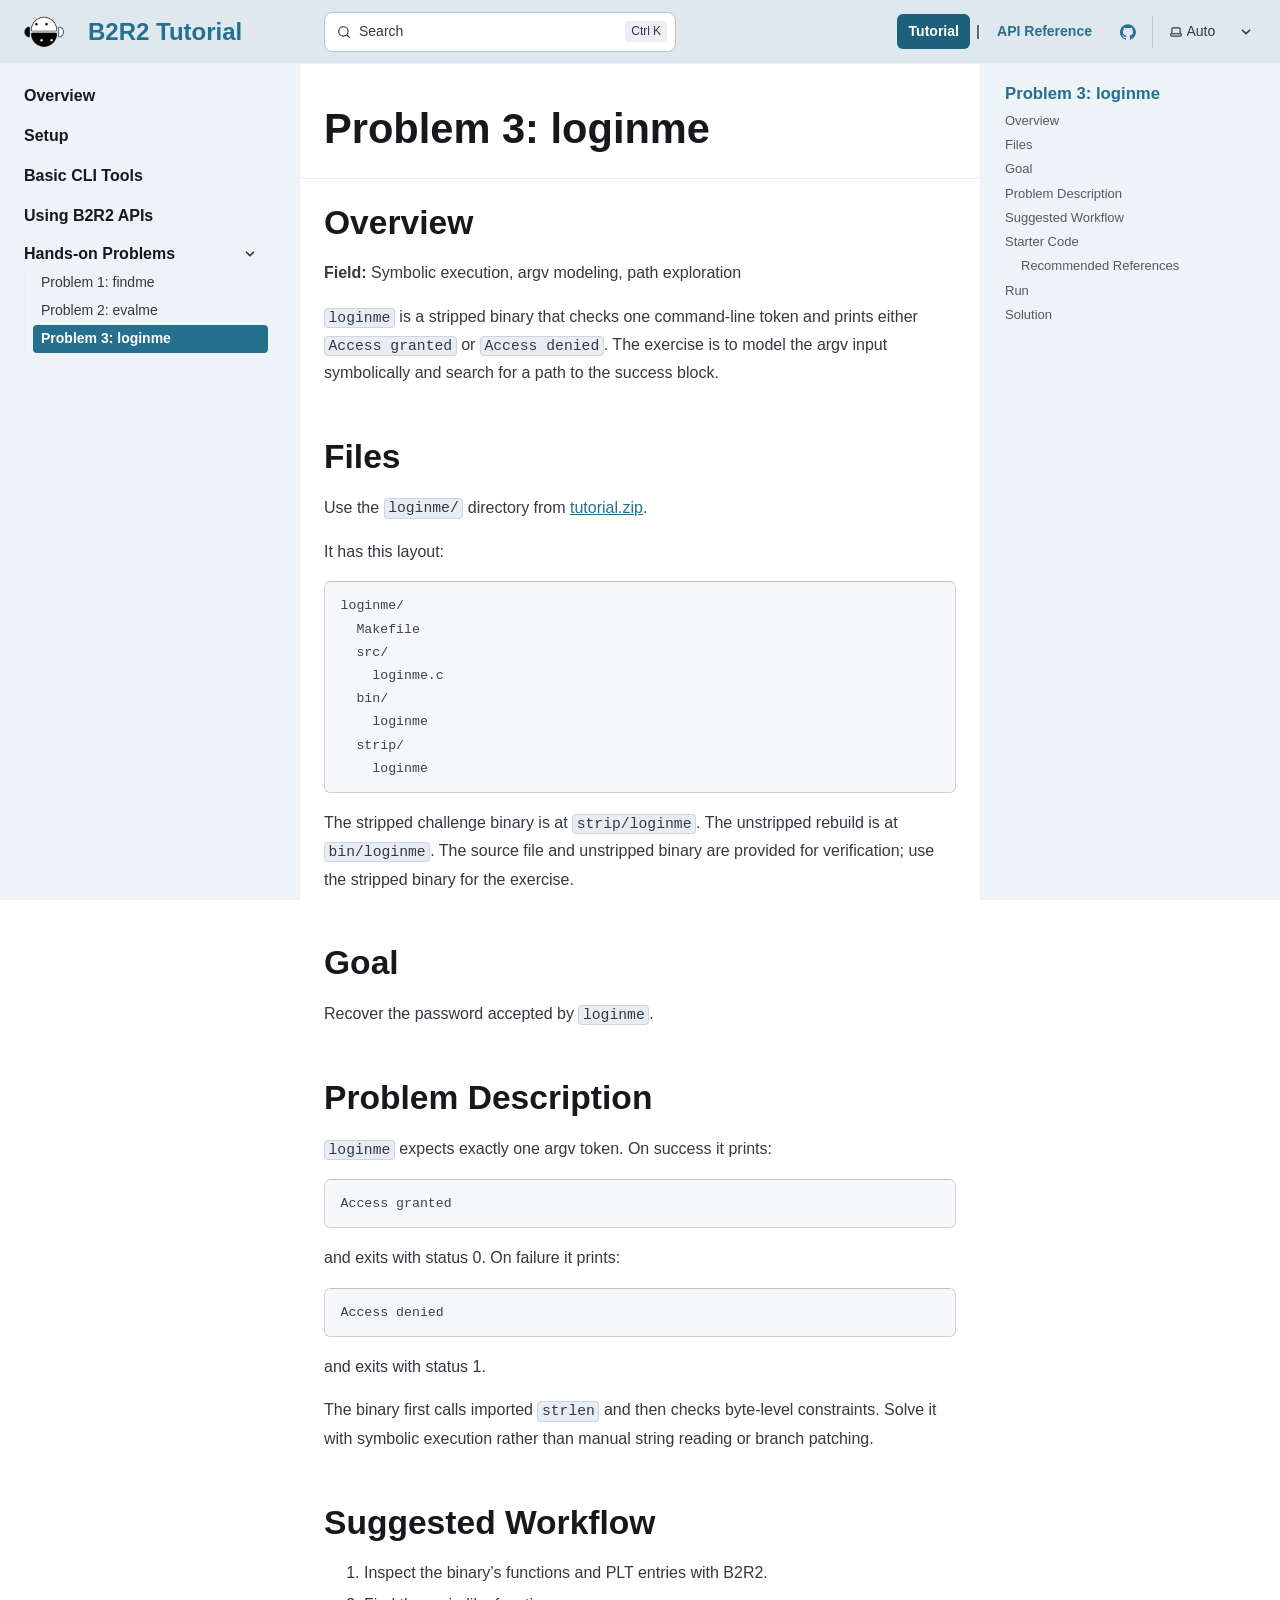
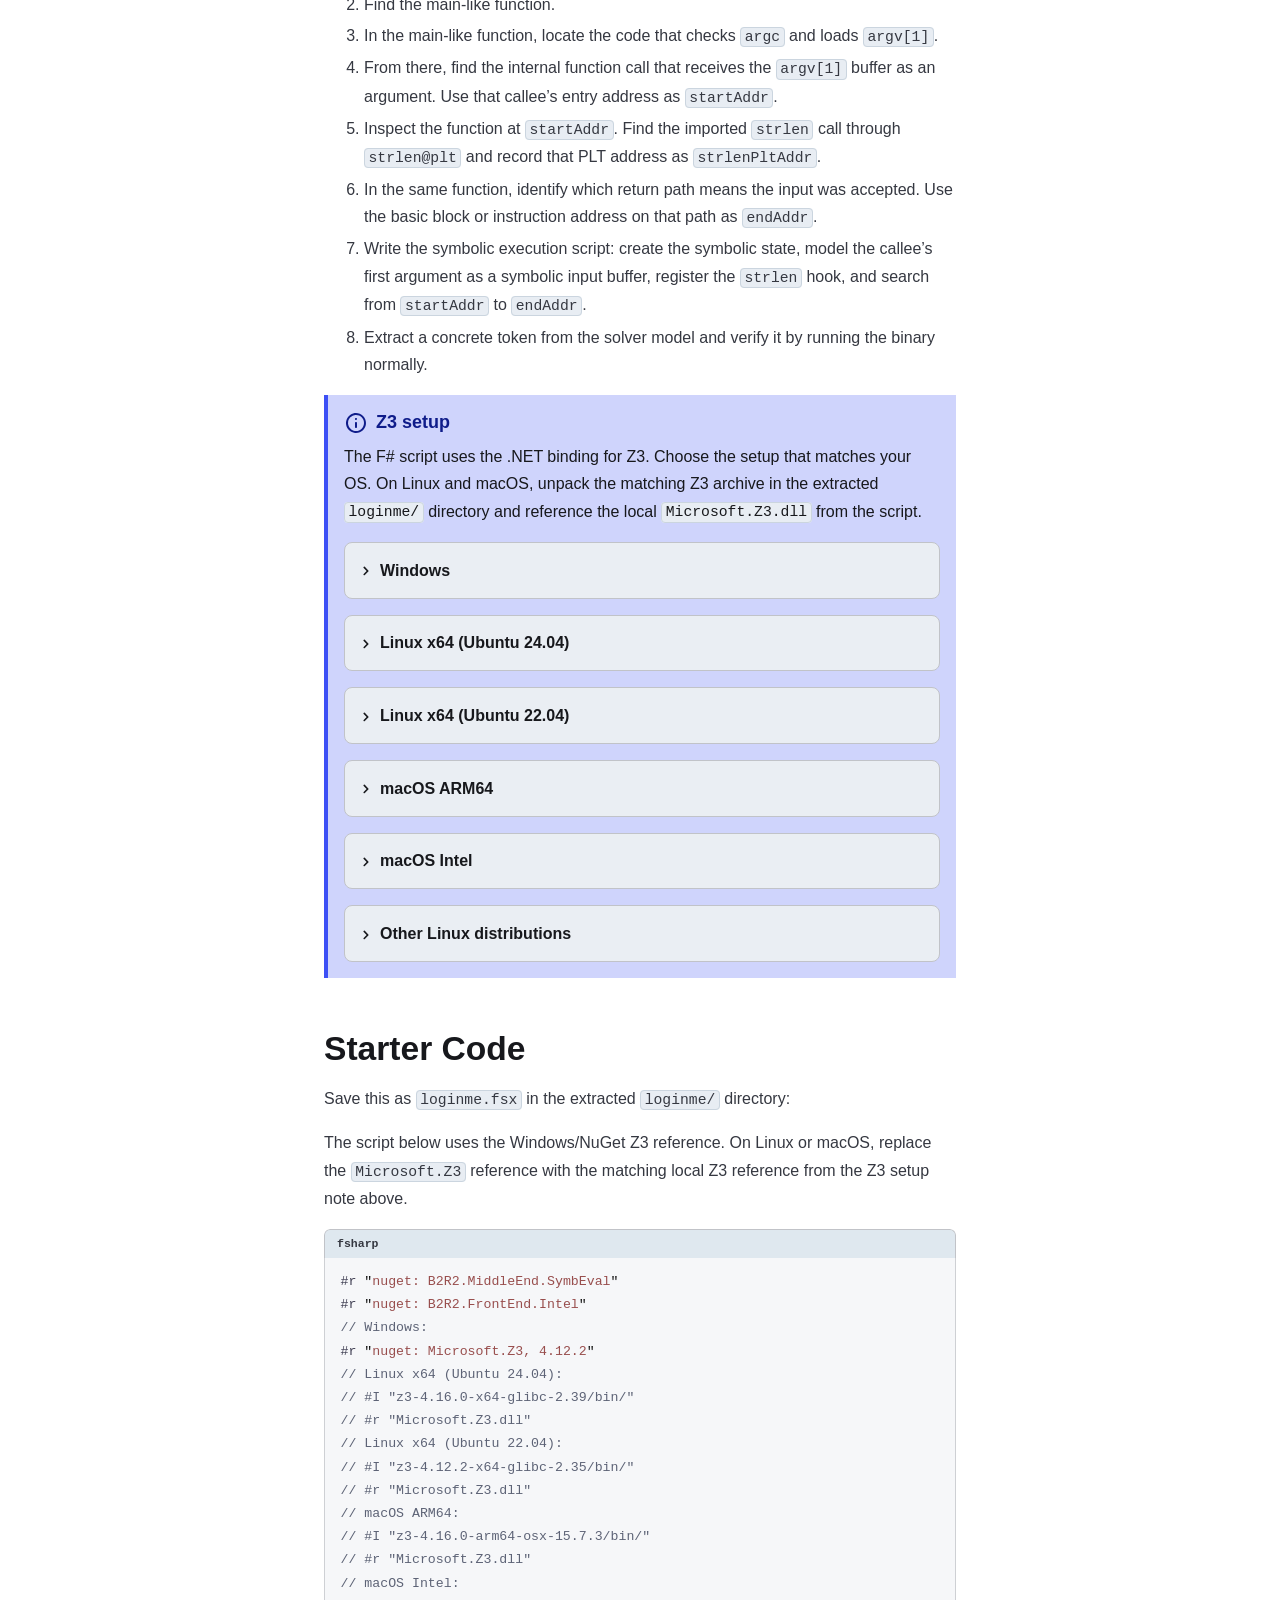
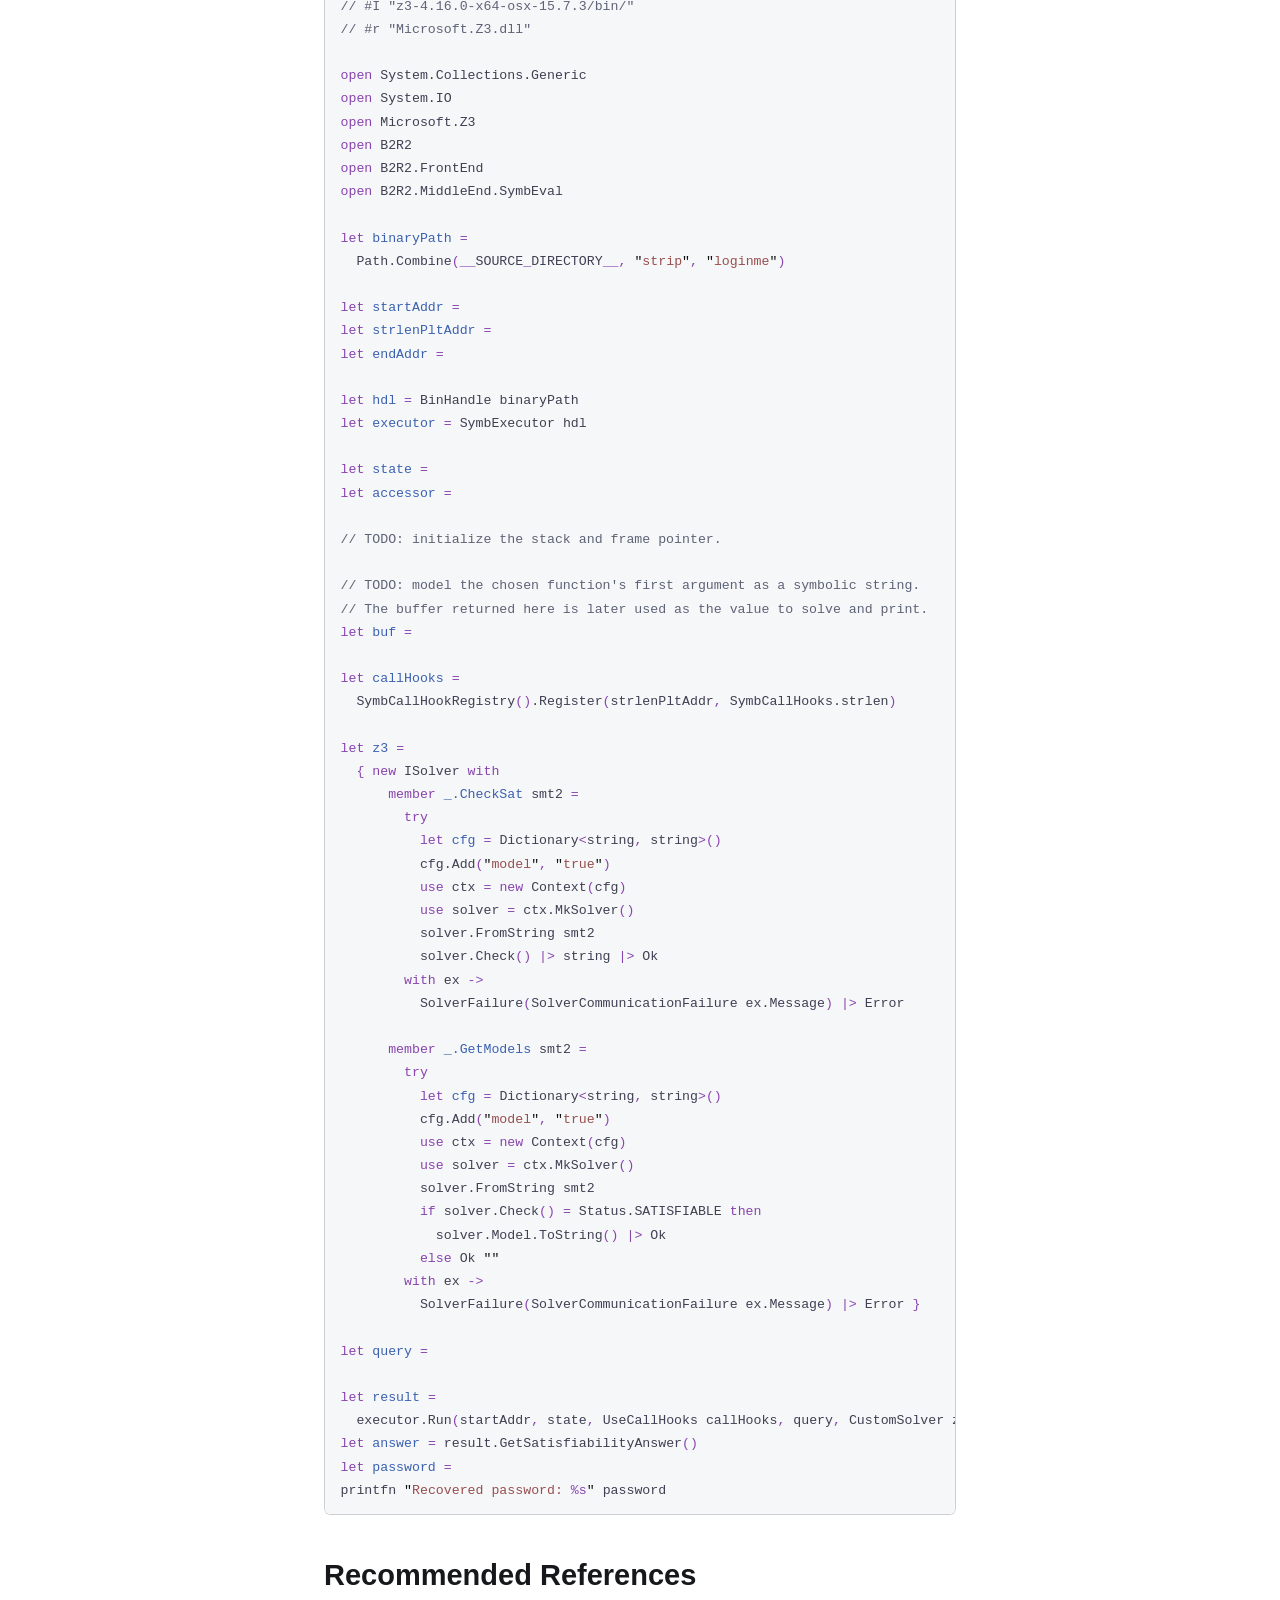
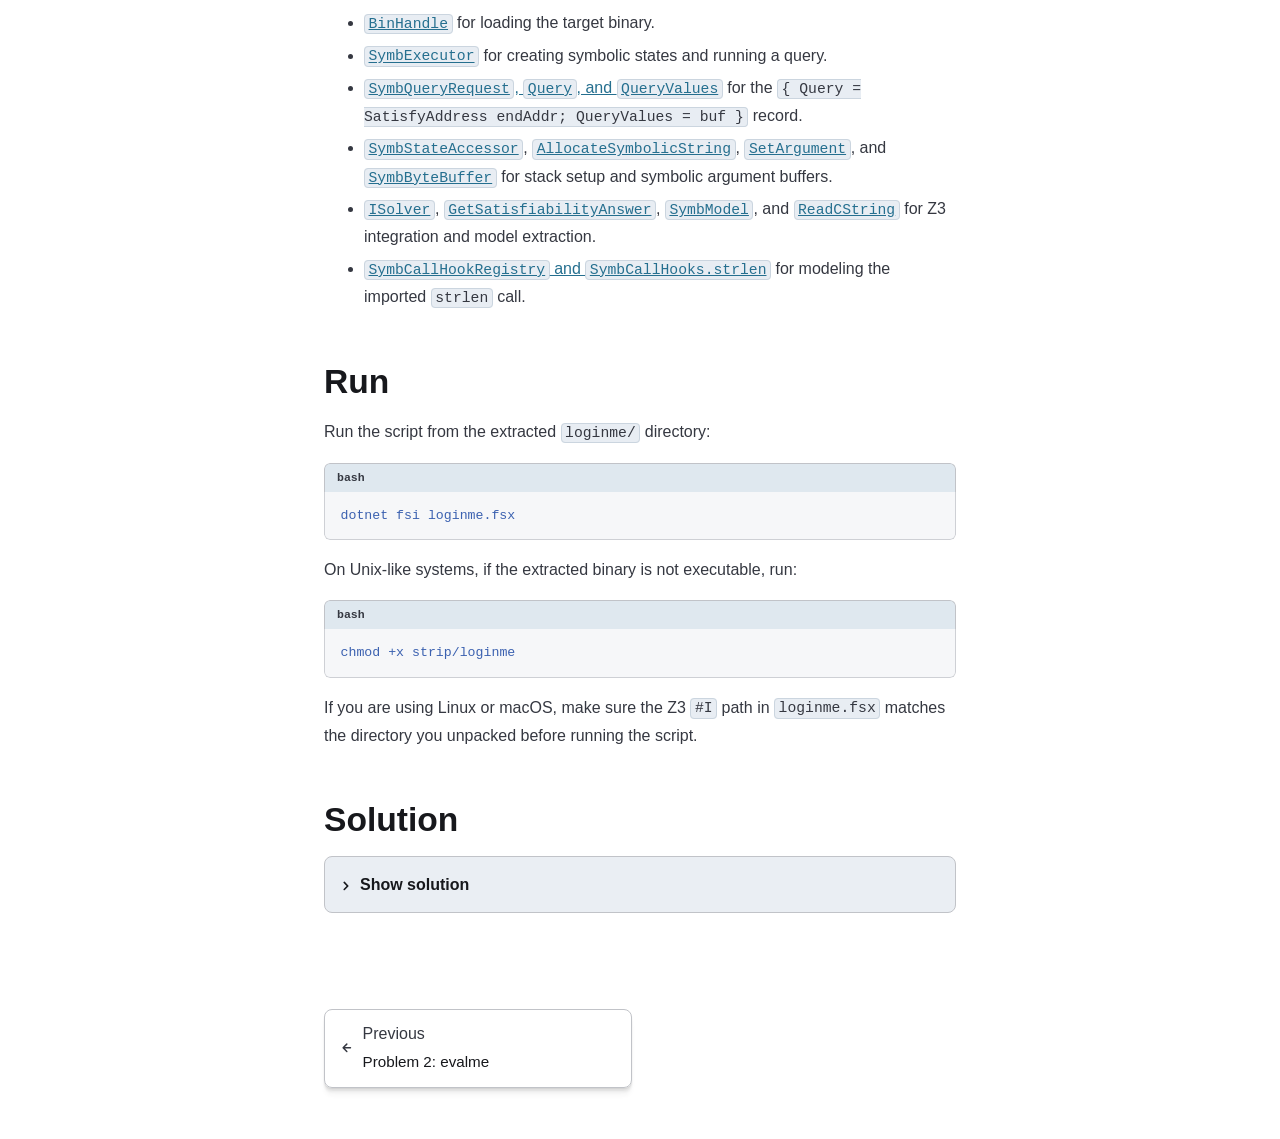
<file: tutorial-icst2026/problems/loginme/index.html>
<!DOCTYPE html><html lang="en" dir="ltr" data-theme="dark" data-has-toc data-has-sidebar class="astro-bguv2lll"> <head><meta charset="utf-8"/><meta name="viewport" content="width=device-width, initial-scale=1"/><title>Problem 3: loginme | B2R2 Tutorial</title><link rel="canonical" href="https://b2r2.org/tutorial-icst2026/problems/loginme/"/><link rel="sitemap" href="/tutorial-icst2026/sitemap-index.xml"/><script>
            (() => {
              let ticking = false;
              let tocObserver;
              let suppressTocMutation = false;
              let tocStepTimer;

              const getToc = () => document.querySelector('.right-sidebar-panel starlight-toc');

              const syncTocTitle = (toc) => {
                const pageTitle = document.getElementById('_top')?.textContent?.trim();
                const topLinkText = toc.querySelector('a[href="#_top"] span');
                if (pageTitle && topLinkText) {
                  topLinkText.textContent = pageTitle;
                }
              };

              const setCurrentTocLink = (links, nextCurrent) => {
                if (!nextCurrent) return;
                suppressTocMutation = true;
                links.forEach((link) => {
                  if (link === nextCurrent) {
                    if (link.getAttribute('aria-current') !== 'true') {
                      link.setAttribute('aria-current', 'true');
                    }
                  } else if (link.hasAttribute('aria-current')) {
                    link.removeAttribute('aria-current');
                  }
                });
                requestAnimationFrame(() => {
                  suppressTocMutation = false;
                });
              };

              const getLinkTarget = (link) => {
                const href = link.getAttribute('href');
                if (!href || !href.startsWith('#')) return null;

                try {
                  return document.getElementById(decodeURIComponent(href.slice(1)));
                } catch {
                  return document.getElementById(href.slice(1));
                }
              };

              const findCurrentSectionLink = (topLink, sectionLinks) => {
                let current = topLink;
                const activationLine = Math.min(160, window.innerHeight * 0.28);

                for (const link of sectionLinks) {
                  const target = getLinkTarget(link);
                  if (!target) continue;
                  if (target.getBoundingClientRect().top <= activationLine) {
                    current = link;
                  } else {
                    break;
                  }
                }

                return current;
              };

              const keepTocProgressSequential = (orderedLinks, desiredLink) => {
                if (!desiredLink) return { link: desiredLink, stepped: false };

                const currentLink = orderedLinks.find((link) => link.getAttribute('aria-current') === 'true');
                if (!currentLink) return { link: desiredLink, stepped: false };

                const currentIndex = orderedLinks.indexOf(currentLink);
                const desiredIndex = orderedLinks.indexOf(desiredLink);
                if (currentIndex === -1 || desiredIndex === -1) return { link: desiredLink, stepped: false };

                const distance = desiredIndex - currentIndex;
                if (Math.abs(distance) <= 1) return { link: desiredLink, stepped: false };

                return {
                  link: orderedLinks[currentIndex + Math.sign(distance)],
                  stepped: true
                };
              };

              const normalizeTocCurrent = () => {
                ticking = false;

                const doc = document.documentElement;
                const nearPageTop = window.scrollY <= 8;
                const nearPageEnd = window.scrollY + window.innerHeight >= doc.scrollHeight - 8;

                const toc = getToc();
                if (!toc) return;
                observeToc();

                syncTocTitle(toc);

                const links = Array.from(toc.querySelectorAll('a[href^="#"]'));
                if (links.length === 0) return;

                const visibleLinks = links.filter((link) => link.offsetParent !== null);
                const topLink = links.find((link) => link.getAttribute('href') === '#_top');
                const sectionLinks = visibleLinks.filter((link) => link.getAttribute('href') !== '#_top');

                const orderedLinks = topLink ? [topLink, ...sectionLinks] : sectionLinks;

                let nextCurrent = findCurrentSectionLink(topLink, sectionLinks);
                if (nearPageTop) {
                  nextCurrent = topLink;
                } else if (nearPageEnd) {
                  nextCurrent = sectionLinks[sectionLinks.length - 1];
                }

                const sequentialCurrent = keepTocProgressSequential(orderedLinks, nextCurrent);
                setCurrentTocLink(links, sequentialCurrent.link);

                if (sequentialCurrent.stepped) {
                  window.clearTimeout(tocStepTimer);
                  tocStepTimer = window.setTimeout(scheduleTocUpdate, 120);
                }
              };

              const scheduleTocUpdate = () => {
                if (ticking) return;
                ticking = true;
                requestAnimationFrame(normalizeTocCurrent);
              };

              const observeToc = () => {
                const toc = getToc();
                if (!toc || tocObserver) return;

                tocObserver = new MutationObserver(() => {
                  if (!suppressTocMutation) {
                    scheduleTocUpdate();
                  }
                });
                tocObserver.observe(toc, {
                  attributes: true,
                  attributeFilter: ['aria-current'],
                  subtree: true
                });
              };

              window.addEventListener('scroll', scheduleTocUpdate, { passive: true });
              window.addEventListener('resize', scheduleTocUpdate);
              window.addEventListener('load', () => {
                observeToc();
                scheduleTocUpdate();
              });
              document.addEventListener('DOMContentLoaded', () => {
                observeToc();
                scheduleTocUpdate();
              });
            })();
          </script><link rel="shortcut icon" href="/tutorial-icst2026/favicon.svg" type="image/svg+xml"/><meta name="generator" content="Astro v6.3.3"/><meta name="generator" content="Starlight v0.39.2"/><meta property="og:title" content="Problem 3: loginme"/><meta property="og:type" content="article"/><meta property="og:url" content="https://b2r2.org/tutorial-icst2026/problems/loginme/"/><meta property="og:locale" content="en"/><meta property="og:description" content="Recover an accepted password with symbolic execution."/><meta property="og:site_name" content="B2R2 Tutorial"/><meta name="twitter:card" content="summary_large_image"/><meta name="description" content="Recover an accepted password with symbolic execution."/><script>
	window.StarlightThemeProvider = (() => {
		const storedTheme =
			typeof localStorage !== 'undefined' && localStorage.getItem('starlight-theme');
		const theme =
			storedTheme ||
			(window.matchMedia('(prefers-color-scheme: light)').matches ? 'light' : 'dark');
		document.documentElement.dataset.theme = theme === 'light' ? 'light' : 'dark';
		return {
			updatePickers(theme = storedTheme || 'auto') {
				document.querySelectorAll('starlight-theme-select').forEach((picker) => {
					const select = picker.querySelector('select');
					if (select) select.value = theme;
					/** @type {HTMLTemplateElement | null} */
					const tmpl = document.querySelector(`#theme-icons`);
					const newIcon = tmpl && tmpl.content.querySelector('.' + theme);
					if (newIcon) {
						const oldIcon = picker.querySelector('svg.label-icon');
						if (oldIcon) {
							oldIcon.replaceChildren(...newIcon.cloneNode(true).childNodes);
						}
					}
				});
			},
		};
	})();
</script><template id="theme-icons"><svg aria-hidden="true" class="light astro-c6vsoqas" width="16" height="16" viewBox="0 0 24 24" fill="currentColor" style="--sl-icon-size: 1em;"><path d="M5 12a1 1 0 0 0-1-1H3a1 1 0 0 0 0 2h1a1 1 0 0 0 1-1Zm.64 5-.71.71a1 1 0 0 0 0 1.41 1 1 0 0 0 1.41 0l.71-.71A1 1 0 0 0 5.64 17ZM12 5a1 1 0 0 0 1-1V3a1 1 0 0 0-2 0v1a1 1 0 0 0 1 1Zm5.66 2.34a1 1 0 0 0 .7-.29l.71-.71a1 1 0 1 0-1.41-1.41l-.66.71a1 1 0 0 0 0 1.41 1 1 0 0 0 .66.29Zm-12-.29a1 1 0 0 0 1.41 0 1 1 0 0 0 0-1.41l-.71-.71a1.004 1.004 0 1 0-1.43 1.41l.73.71ZM21 11h-1a1 1 0 0 0 0 2h1a1 1 0 0 0 0-2Zm-2.64 6A1 1 0 0 0 17 18.36l.71.71a1 1 0 0 0 1.41 0 1 1 0 0 0 0-1.41l-.76-.66ZM12 6.5a5.5 5.5 0 1 0 5.5 5.5A5.51 5.51 0 0 0 12 6.5Zm0 9a3.5 3.5 0 1 1 0-7 3.5 3.5 0 0 1 0 7Zm0 3.5a1 1 0 0 0-1 1v1a1 1 0 0 0 2 0v-1a1 1 0 0 0-1-1Z"/></svg><svg aria-hidden="true" class="dark astro-c6vsoqas" width="16" height="16" viewBox="0 0 24 24" fill="currentColor" style="--sl-icon-size: 1em;"><path d="M21.64 13a1 1 0 0 0-1.05-.14 8.049 8.049 0 0 1-3.37.73 8.15 8.15 0 0 1-8.14-8.1 8.59 8.59 0 0 1 .25-2A1 1 0 0 0 8 2.36a10.14 10.14 0 1 0 14 11.69 1 1 0 0 0-.36-1.05Zm-9.5 6.69A8.14 8.14 0 0 1 7.08 5.22v.27a10.15 10.15 0 0 0 10.14 10.14 9.784 9.784 0 0 0 2.1-.22 8.11 8.11 0 0 1-7.18 4.32v-.04Z"/></svg><svg aria-hidden="true" class="auto astro-c6vsoqas" width="16" height="16" viewBox="0 0 24 24" fill="currentColor" style="--sl-icon-size: 1em;"><path d="M21 14h-1V7a3 3 0 0 0-3-3H7a3 3 0 0 0-3 3v7H3a1 1 0 0 0-1 1v2a3 3 0 0 0 3 3h14a3 3 0 0 0 3-3v-2a1 1 0 0 0-1-1ZM6 7a1 1 0 0 1 1-1h10a1 1 0 0 1 1 1v7H6V7Zm14 10a1 1 0 0 1-1 1H5a1 1 0 0 1-1-1v-1h16v1Z"/></svg></template><link rel="stylesheet" href="/tutorial-icst2026/_astro/print.DNXP8c50.css" media="print"><link rel="stylesheet" href="/tutorial-icst2026/_astro/common.BatnFhkY.css"><script type="module" src="/tutorial-icst2026/_astro/page.B_tncCx8.js"></script></head> <body class="astro-bguv2lll"> <a href="#_top" class="astro-7q3lir66">Skip to content</a> <div class="page sl-flex astro-vrdttmbt"> <header class="header astro-vrdttmbt"><div class="header astro-3ef6ksr2"> <div class="title-wrapper sl-flex astro-3ef6ksr2"> <a href="/tutorial-icst2026/" class="site-title sl-flex astro-m46x6ez3">  <img class="astro-m46x6ez3" alt="B2R2 logo" src="/tutorial-icst2026/_astro/b2r2-240x240.DTaXsLfQ.png" width="240" height="240">  <span class="astro-m46x6ez3" translate="no"> B2R2 Tutorial </span> </a> </div> <div class="sl-flex print:hidden astro-3ef6ksr2"> <site-search class="astro-3ef6ksr2 astro-v37mnknz" data-translations="{&quot;placeholder&quot;:&quot;Search&quot;}"> <button data-open-modal disabled aria-label="Search" aria-keyshortcuts="Control+K" class="astro-v37mnknz"> <svg aria-hidden="true" class="astro-v37mnknz astro-c6vsoqas" width="16" height="16" viewBox="0 0 24 24" fill="currentColor" style="--sl-icon-size: 1em;"><path d="M21.71 20.29 18 16.61A9 9 0 1 0 16.61 18l3.68 3.68a.999.999 0 0 0 1.42 0 1 1 0 0 0 0-1.39ZM11 18a7 7 0 1 1 0-14 7 7 0 0 1 0 14Z"/></svg> <span class="sl-hidden md:sl-block astro-v37mnknz" aria-hidden="true">Search</span> <kbd class="sl-hidden md:sl-flex astro-v37mnknz" style="display: none;"> <kbd class="astro-v37mnknz">Ctrl</kbd><kbd class="astro-v37mnknz">K</kbd> </kbd> </button> <dialog style="padding:0" aria-label="Search" class="astro-v37mnknz"> <div class="dialog-frame sl-flex astro-v37mnknz">  <button data-close-modal class="sl-flex md:sl-hidden astro-v37mnknz"> Cancel </button> <div class="search-container astro-v37mnknz"> <div id="starlight__search" class="astro-v37mnknz"></div> </div> </div> </dialog> </site-search>  <script>
	(() => {
		const openBtn = document.querySelector('button[data-open-modal]');
		const shortcut = openBtn?.querySelector('kbd');
		if (!openBtn || !(shortcut instanceof HTMLElement)) return;
		const platformKey = shortcut.querySelector('kbd');
		if (platformKey && /(Mac|iPhone|iPod|iPad)/i.test(navigator.platform)) {
			platformKey.textContent = '⌘';
			openBtn.setAttribute('aria-keyshortcuts', 'Meta+K');
		}
		shortcut.style.display = '';
	})();
</script> <script type="module" src="/tutorial-icst2026/_astro/Search.astro_astro_type_script_index_0_lang.DRrH9zrU.js"></script>  </div> <div class="sl-hidden md:sl-flex print:hidden right-group astro-3ef6ksr2"> <nav class="section-switcher astro-3ef6ksr2" aria-label="Documentation sections"> <a href="/tutorial-icst2026/" class="section-switcher__link active astro-3ef6ksr2" aria-current="location">
Tutorial
</a> <span class="section-switcher__separator astro-3ef6ksr2" aria-hidden="true">|</span> <a href="/tutorial-icst2026/api-reference/" class="section-switcher__link astro-3ef6ksr2">
API Reference
</a> </nav> <div class="sl-flex social-icons astro-3ef6ksr2"> <a href="https://github.com/B2R2-org/B2R2" rel="me" class="sl-flex astro-wy4te6ga"><span class="sr-only astro-wy4te6ga">B2R2 on GitHub</span><svg aria-hidden="true" class="astro-wy4te6ga astro-c6vsoqas" width="16" height="16" viewBox="0 0 24 24" fill="currentColor" style="--sl-icon-size: 1em;"><path d="M12 .3a12 12 0 0 0-3.8 23.38c.6.12.83-.26.83-.57L9 21.07c-3.34.72-4.04-1.61-4.04-1.61-.55-1.39-1.34-1.76-1.34-1.76-1.08-.74.09-.73.09-.73 1.2.09 1.83 1.24 1.83 1.24 1.08 1.83 2.81 1.3 3.5 1 .1-.78.42-1.31.76-1.61-2.67-.3-5.47-1.33-5.47-5.93 0-1.31.47-2.38 1.24-3.22-.14-.3-.54-1.52.1-3.18 0 0 1-.32 3.3 1.23a11.5 11.5 0 0 1 6 0c2.28-1.55 3.29-1.23 3.29-1.23.64 1.66.24 2.88.12 3.18a4.65 4.65 0 0 1 1.23 3.22c0 4.61-2.8 5.63-5.48 5.92.42.36.81 1.1.81 2.22l-.01 3.29c0 .31.2.69.82.57A12 12 0 0 0 12 .3Z"/></svg></a> </div> <starlight-theme-select>  <label style="--sl-select-width: 6.25em" class="astro-4yphtoen"> <span class="sr-only astro-4yphtoen">Select theme</span> <svg aria-hidden="true" class="icon label-icon astro-4yphtoen astro-c6vsoqas" width="16" height="16" viewBox="0 0 24 24" fill="currentColor" style="--sl-icon-size: 1em;"><path d="M21 14h-1V7a3 3 0 0 0-3-3H7a3 3 0 0 0-3 3v7H3a1 1 0 0 0-1 1v2a3 3 0 0 0 3 3h14a3 3 0 0 0 3-3v-2a1 1 0 0 0-1-1ZM6 7a1 1 0 0 1 1-1h10a1 1 0 0 1 1 1v7H6V7Zm14 10a1 1 0 0 1-1 1H5a1 1 0 0 1-1-1v-1h16v1Z"/></svg> <select autocomplete="off" class="astro-4yphtoen"> <option value="dark" class="astro-4yphtoen">Dark</option><option value="light" class="astro-4yphtoen">Light</option><option value="auto" selected class="astro-4yphtoen">Auto</option> </select> <svg aria-hidden="true" class="icon caret astro-4yphtoen astro-c6vsoqas" width="16" height="16" viewBox="0 0 24 24" fill="currentColor" style="--sl-icon-size: 1em;"><path d="M17 9.17a1 1 0 0 0-1.41 0L12 12.71 8.46 9.17a1 1 0 1 0-1.41 1.42l4.24 4.24a1.002 1.002 0 0 0 1.42 0L17 10.59a1.002 1.002 0 0 0 0-1.42Z"/></svg> </label> </starlight-theme-select>  <script>
	StarlightThemeProvider.updatePickers();
</script> <script type="module">const r="starlight-theme",o=e=>e==="auto"||e==="dark"||e==="light"?e:"auto",c=()=>o(typeof localStorage<"u"&&localStorage.getItem(r));function n(e){typeof localStorage<"u"&&localStorage.setItem(r,e==="light"||e==="dark"?e:"")}const l=()=>matchMedia("(prefers-color-scheme: light)").matches?"light":"dark";function t(e){StarlightThemeProvider.updatePickers(e),document.documentElement.dataset.theme=e==="auto"?l():e,n(e)}matchMedia("(prefers-color-scheme: light)").addEventListener("change",()=>{c()==="auto"&&t("auto")});class s extends HTMLElement{constructor(){super(),t(c()),this.querySelector("select")?.addEventListener("change",a=>{a.currentTarget instanceof HTMLSelectElement&&t(o(a.currentTarget.value))})}}customElements.define("starlight-theme-select",s);</script> <script type="module">class s extends HTMLElement{constructor(){super();const e=this.querySelector("select");e&&(e.addEventListener("change",t=>{t.currentTarget instanceof HTMLSelectElement&&(window.location.pathname=t.currentTarget.value)}),window.addEventListener("pageshow",t=>{if(!t.persisted)return;const n=e.querySelector("option[selected]")?.index;n!==e.selectedIndex&&(e.selectedIndex=n??0)}))}}customElements.define("starlight-lang-select",s);</script> </div> </div></header> <nav class="sidebar print:hidden astro-vrdttmbt" aria-label="Main"> <starlight-menu-button class="print:hidden astro-jif73yzw"> <button aria-expanded="false" aria-label="Menu" aria-controls="starlight__sidebar" class="sl-flex md:sl-hidden astro-jif73yzw"> <svg aria-hidden="true" class="open-menu astro-jif73yzw astro-c6vsoqas" width="16" height="16" viewBox="0 0 24 24" fill="currentColor" style="--sl-icon-size: 1em;"><path d="M3 8h18a1 1 0 1 0 0-2H3a1 1 0 0 0 0 2Zm18 8H3a1 1 0 0 0 0 2h18a1 1 0 0 0 0-2Zm0-5H3a1 1 0 0 0 0 2h18a1 1 0 0 0 0-2Z"/></svg> <svg aria-hidden="true" class="close-menu astro-jif73yzw astro-c6vsoqas" width="16" height="16" viewBox="0 0 24 24" fill="currentColor" style="--sl-icon-size: 1em;"><path d="m13.41 12 6.3-6.29a1.004 1.004 0 1 0-1.42-1.42L12 10.59l-6.29-6.3a1.004 1.004 0 0 0-1.42 1.42l6.3 6.29-6.3 6.29a1 1 0 0 0 0 1.42.998.998 0 0 0 1.42 0l6.29-6.3 6.29 6.3a.999.999 0 0 0 1.42 0 1 1 0 0 0 0-1.42L13.41 12Z"/></svg> </button> </starlight-menu-button> <script type="module">class s extends HTMLElement{constructor(){super(),this.btn=this.querySelector("button"),this.btn.addEventListener("click",()=>this.toggleExpanded());const t=this.closest("nav");t&&t.addEventListener("keyup",e=>this.closeOnEscape(e))}setExpanded(t){this.setAttribute("aria-expanded",String(t)),document.body.toggleAttribute("data-mobile-menu-expanded",t)}toggleExpanded(){this.setExpanded(this.getAttribute("aria-expanded")!=="true")}closeOnEscape(t){t.code==="Escape"&&(this.setExpanded(!1),this.btn.focus())}}customElements.define("starlight-menu-button",s);</script>  <div id="starlight__sidebar" class="sidebar-pane astro-vrdttmbt"> <div class="sidebar-content sl-flex astro-vrdttmbt"> <sl-sidebar-state-persist data-hash="15bhkya" class="astro-kku4brbg"> <script aria-hidden="true">
		(() => {
			try {
				if (!matchMedia('(min-width: 50em)').matches) return;
				/** @type {HTMLElement | null} */
				const target = document.querySelector('sl-sidebar-state-persist');
				const state = JSON.parse(sessionStorage.getItem('sl-sidebar-state') || '0');
				if (!target || !state || target.dataset.hash !== state.hash) return;
				window._starlightScrollRestore = state.scroll;
				customElements.define(
					'sl-sidebar-restore',
					class SidebarRestore extends HTMLElement {
						connectedCallback() {
							try {
								const idx = parseInt(this.dataset.index || '');
								const details = this.closest('details');
								if (details && typeof state.open[idx] === 'boolean') details.open = state.open[idx];
							} catch {}
						}
					}
				);
			} catch {}
		})();
	</script>  <ul class="top-level astro-3ii7xxms"> <li class="astro-3ii7xxms"> <a href="/tutorial-icst2026/" class="large astro-3ii7xxms"> <span class="astro-3ii7xxms">Overview</span>  </a> </li><li class="astro-3ii7xxms"> <a href="/tutorial-icst2026/setup/" class="large astro-3ii7xxms"> <span class="astro-3ii7xxms">Setup</span>  </a> </li><li class="astro-3ii7xxms"> <a href="/tutorial-icst2026/cli-tools/" class="large astro-3ii7xxms"> <span class="astro-3ii7xxms">Basic CLI Tools</span>  </a> </li><li class="astro-3ii7xxms"> <a href="/tutorial-icst2026/api-scripting/" class="large astro-3ii7xxms"> <span class="astro-3ii7xxms">Using B2R2 APIs</span>  </a> </li><li class="astro-3ii7xxms"> <details open class="astro-3ii7xxms"> <summary class="astro-3ii7xxms"> <span class="group-label astro-3ii7xxms"> <span class="large astro-3ii7xxms">Hands-on Problems</span>  </span> <svg aria-hidden="true" class="caret astro-3ii7xxms astro-c6vsoqas" width="16" height="16" viewBox="0 0 24 24" fill="currentColor" style="--sl-icon-size: 1.25rem;"><path d="m14.83 11.29-4.24-4.24a1 1 0 1 0-1.42 1.41L12.71 12l-3.54 3.54a1 1 0 0 0 0 1.41 1 1 0 0 0 .71.29 1 1 0 0 0 .71-.29l4.24-4.24a1.002 1.002 0 0 0 0-1.42Z"/></svg> </summary> <sl-sidebar-restore data-index="0"></sl-sidebar-restore> <ul class="astro-3ii7xxms"> <li class="astro-3ii7xxms"> <a href="/tutorial-icst2026/problems/findme/" class="astro-3ii7xxms"> <span class="astro-3ii7xxms">Problem 1: findme</span>  </a> </li><li class="astro-3ii7xxms"> <a href="/tutorial-icst2026/problems/evalme/" class="astro-3ii7xxms"> <span class="astro-3ii7xxms">Problem 2: evalme</span>  </a> </li><li class="astro-3ii7xxms"> <a href="/tutorial-icst2026/problems/loginme/" aria-current="page" class="astro-3ii7xxms"> <span class="astro-3ii7xxms">Problem 3: loginme</span>  </a> </li> </ul> </details> </li> </ul>  <script aria-hidden="true">
		(() => {
			const scroller = document.getElementById('starlight__sidebar');
			if (!window._starlightScrollRestore || !scroller) return;
			scroller.scrollTop = window._starlightScrollRestore;
			delete window._starlightScrollRestore;
		})();
	</script> </sl-sidebar-state-persist> <div class="md:sl-hidden"> <div class="mobile-preferences sl-flex astro-wu23bvmt"> <div class="social-icons astro-wu23bvmt"> <a href="https://github.com/B2R2-org/B2R2" rel="me" class="sl-flex astro-wy4te6ga"><span class="sr-only astro-wy4te6ga">B2R2 on GitHub</span><svg aria-hidden="true" class="astro-wy4te6ga astro-c6vsoqas" width="16" height="16" viewBox="0 0 24 24" fill="currentColor" style="--sl-icon-size: 1em;"><path d="M12 .3a12 12 0 0 0-3.8 23.38c.6.12.83-.26.83-.57L9 21.07c-3.34.72-4.04-1.61-4.04-1.61-.55-1.39-1.34-1.76-1.34-1.76-1.08-.74.09-.73.09-.73 1.2.09 1.83 1.24 1.83 1.24 1.08 1.83 2.81 1.3 3.5 1 .1-.78.42-1.31.76-1.61-2.67-.3-5.47-1.33-5.47-5.93 0-1.31.47-2.38 1.24-3.22-.14-.3-.54-1.52.1-3.18 0 0 1-.32 3.3 1.23a11.5 11.5 0 0 1 6 0c2.28-1.55 3.29-1.23 3.29-1.23.64 1.66.24 2.88.12 3.18a4.65 4.65 0 0 1 1.23 3.22c0 4.61-2.8 5.63-5.48 5.92.42.36.81 1.1.81 2.22l-.01 3.29c0 .31.2.69.82.57A12 12 0 0 0 12 .3Z"/></svg></a> </div> <starlight-theme-select>  <label style="--sl-select-width: 6.25em" class="astro-4yphtoen"> <span class="sr-only astro-4yphtoen">Select theme</span> <svg aria-hidden="true" class="icon label-icon astro-4yphtoen astro-c6vsoqas" width="16" height="16" viewBox="0 0 24 24" fill="currentColor" style="--sl-icon-size: 1em;"><path d="M21 14h-1V7a3 3 0 0 0-3-3H7a3 3 0 0 0-3 3v7H3a1 1 0 0 0-1 1v2a3 3 0 0 0 3 3h14a3 3 0 0 0 3-3v-2a1 1 0 0 0-1-1ZM6 7a1 1 0 0 1 1-1h10a1 1 0 0 1 1 1v7H6V7Zm14 10a1 1 0 0 1-1 1H5a1 1 0 0 1-1-1v-1h16v1Z"/></svg> <select autocomplete="off" class="astro-4yphtoen"> <option value="dark" class="astro-4yphtoen">Dark</option><option value="light" class="astro-4yphtoen">Light</option><option value="auto" selected class="astro-4yphtoen">Auto</option> </select> <svg aria-hidden="true" class="icon caret astro-4yphtoen astro-c6vsoqas" width="16" height="16" viewBox="0 0 24 24" fill="currentColor" style="--sl-icon-size: 1em;"><path d="M17 9.17a1 1 0 0 0-1.41 0L12 12.71 8.46 9.17a1 1 0 1 0-1.41 1.42l4.24 4.24a1.002 1.002 0 0 0 1.42 0L17 10.59a1.002 1.002 0 0 0 0-1.42Z"/></svg> </label> </starlight-theme-select>  <script>
	StarlightThemeProvider.updatePickers();
</script>   </div> </div> </div> </div> </nav> <div class="main-frame astro-vrdttmbt">  <script type="module">const a=document.getElementById("starlight__sidebar"),n=a?.querySelector("sl-sidebar-state-persist"),o="sl-sidebar-state",i=()=>{let t=[];const e=n?.dataset.hash||"";try{const s=sessionStorage.getItem(o),r=JSON.parse(s||"{}");Array.isArray(r.open)&&r.hash===e&&(t=r.open)}catch{}return{hash:e,open:t,scroll:a?.scrollTop||0}},c=t=>{try{sessionStorage.setItem(o,JSON.stringify(t))}catch{}},d=()=>c(i()),l=(t,e)=>{const s=i();s.open[e]=t,c(s)};n?.addEventListener("click",t=>{if(!(t.target instanceof Element))return;const e=t.target.closest("summary")?.closest("details");if(!e)return;const s=e.querySelector("sl-sidebar-restore"),r=parseInt(s?.dataset.index||"");isNaN(r)||l(!e.open,r)});addEventListener("visibilitychange",()=>{document.visibilityState==="hidden"&&d()});addEventListener("pageHide",d);</script> <div class="lg:sl-flex astro-67yu43on"> <aside class="right-sidebar-container print:hidden astro-67yu43on"> <div class="right-sidebar astro-67yu43on"> <div class="lg:sl-hidden astro-pb3aqygn"><mobile-starlight-toc data-min-h="2" data-max-h="3" class="astro-doynk5tl"><nav aria-labelledby="starlight__on-this-page--mobile" class="astro-doynk5tl"><details id="starlight__mobile-toc" class="astro-doynk5tl"><summary id="starlight__on-this-page--mobile" class="sl-flex astro-doynk5tl"><span class="toggle sl-flex astro-doynk5tl">On this page<svg aria-hidden="true" class="caret astro-doynk5tl astro-c6vsoqas" width="16" height="16" viewBox="0 0 24 24" fill="currentColor" style="--sl-icon-size: 1rem;"><path d="m14.83 11.29-4.24-4.24a1 1 0 1 0-1.42 1.41L12.71 12l-3.54 3.54a1 1 0 0 0 0 1.41 1 1 0 0 0 .71.29 1 1 0 0 0 .71-.29l4.24-4.24a1.002 1.002 0 0 0 0-1.42Z"/></svg></span><span class="display-current astro-doynk5tl"></span></summary><div class="dropdown astro-doynk5tl"><ul class="isMobile astro-gnoq344e" style="--depth: 0;"> <li class="astro-gnoq344e" style="--depth: 0;"> <a href="#_top" class="astro-gnoq344e" style="--depth: 0;"> <span class="astro-gnoq344e" style="--depth: 0;">Overview</span> </a>  </li><li class="astro-gnoq344e" style="--depth: 0;"> <a href="#overview" class="astro-gnoq344e" style="--depth: 0;"> <span class="astro-gnoq344e" style="--depth: 0;">Overview</span> </a>  </li><li class="astro-gnoq344e" style="--depth: 0;"> <a href="#files" class="astro-gnoq344e" style="--depth: 0;"> <span class="astro-gnoq344e" style="--depth: 0;">Files</span> </a>  </li><li class="astro-gnoq344e" style="--depth: 0;"> <a href="#goal" class="astro-gnoq344e" style="--depth: 0;"> <span class="astro-gnoq344e" style="--depth: 0;">Goal</span> </a>  </li><li class="astro-gnoq344e" style="--depth: 0;"> <a href="#problem-description" class="astro-gnoq344e" style="--depth: 0;"> <span class="astro-gnoq344e" style="--depth: 0;">Problem Description</span> </a>  </li><li class="astro-gnoq344e" style="--depth: 0;"> <a href="#suggested-workflow" class="astro-gnoq344e" style="--depth: 0;"> <span class="astro-gnoq344e" style="--depth: 0;">Suggested Workflow</span> </a>  </li><li class="astro-gnoq344e" style="--depth: 0;"> <a href="#starter-code" class="astro-gnoq344e" style="--depth: 0;"> <span class="astro-gnoq344e" style="--depth: 0;">Starter Code</span> </a> <ul class="isMobile astro-gnoq344e" style="--depth: 1;"> <li class="astro-gnoq344e" style="--depth: 1;"> <a href="#recommended-references" class="astro-gnoq344e" style="--depth: 1;"> <span class="astro-gnoq344e" style="--depth: 1;">Recommended References</span> </a>  </li> </ul> </li><li class="astro-gnoq344e" style="--depth: 0;"> <a href="#run" class="astro-gnoq344e" style="--depth: 0;"> <span class="astro-gnoq344e" style="--depth: 0;">Run</span> </a>  </li><li class="astro-gnoq344e" style="--depth: 0;"> <a href="#solution" class="astro-gnoq344e" style="--depth: 0;"> <span class="astro-gnoq344e" style="--depth: 0;">Solution</span> </a>  </li> </ul></div></details></nav></mobile-starlight-toc><script type="module" src="/tutorial-icst2026/_astro/MobileTableOfContents.astro_astro_type_script_index_0_lang.hwBsy0Mo.js"></script></div><div class="right-sidebar-panel sl-hidden lg:sl-block astro-pb3aqygn"><div class="sl-container astro-pb3aqygn"><starlight-toc data-min-h="2" data-max-h="3"><nav aria-labelledby="starlight__on-this-page"><h2 id="starlight__on-this-page">On this page</h2><ul class="astro-gnoq344e" style="--depth: 0;"> <li class="astro-gnoq344e" style="--depth: 0;"> <a href="#_top" class="astro-gnoq344e" style="--depth: 0;"> <span class="astro-gnoq344e" style="--depth: 0;">Overview</span> </a>  </li><li class="astro-gnoq344e" style="--depth: 0;"> <a href="#overview" class="astro-gnoq344e" style="--depth: 0;"> <span class="astro-gnoq344e" style="--depth: 0;">Overview</span> </a>  </li><li class="astro-gnoq344e" style="--depth: 0;"> <a href="#files" class="astro-gnoq344e" style="--depth: 0;"> <span class="astro-gnoq344e" style="--depth: 0;">Files</span> </a>  </li><li class="astro-gnoq344e" style="--depth: 0;"> <a href="#goal" class="astro-gnoq344e" style="--depth: 0;"> <span class="astro-gnoq344e" style="--depth: 0;">Goal</span> </a>  </li><li class="astro-gnoq344e" style="--depth: 0;"> <a href="#problem-description" class="astro-gnoq344e" style="--depth: 0;"> <span class="astro-gnoq344e" style="--depth: 0;">Problem Description</span> </a>  </li><li class="astro-gnoq344e" style="--depth: 0;"> <a href="#suggested-workflow" class="astro-gnoq344e" style="--depth: 0;"> <span class="astro-gnoq344e" style="--depth: 0;">Suggested Workflow</span> </a>  </li><li class="astro-gnoq344e" style="--depth: 0;"> <a href="#starter-code" class="astro-gnoq344e" style="--depth: 0;"> <span class="astro-gnoq344e" style="--depth: 0;">Starter Code</span> </a> <ul class="astro-gnoq344e" style="--depth: 1;"> <li class="astro-gnoq344e" style="--depth: 1;"> <a href="#recommended-references" class="astro-gnoq344e" style="--depth: 1;"> <span class="astro-gnoq344e" style="--depth: 1;">Recommended References</span> </a>  </li> </ul> </li><li class="astro-gnoq344e" style="--depth: 0;"> <a href="#run" class="astro-gnoq344e" style="--depth: 0;"> <span class="astro-gnoq344e" style="--depth: 0;">Run</span> </a>  </li><li class="astro-gnoq344e" style="--depth: 0;"> <a href="#solution" class="astro-gnoq344e" style="--depth: 0;"> <span class="astro-gnoq344e" style="--depth: 0;">Solution</span> </a>  </li> </ul></nav></starlight-toc><script type="module" src="/tutorial-icst2026/_astro/TableOfContents.astro_astro_type_script_index_0_lang.FuRcXuRY.js"></script></div></div> </div> </aside> <div class="main-pane astro-67yu43on">  <main data-pagefind-body class="astro-bguv2lll" lang="en" dir="ltr">    <div class="content-panel astro-7nkwcw3z"> <div class="sl-container astro-7nkwcw3z"> <h1 id="_top" class="astro-j6tvhyss">Problem 3: loginme</h1> </div> </div> <div class="content-panel astro-7nkwcw3z"> <div class="sl-container astro-7nkwcw3z"> <div class="sl-markdown-content"> <div class="sl-heading-wrapper level-h2"><h2 id="overview">Overview</h2><a class="sl-anchor-link" href="#overview"><span aria-hidden="true" class="sl-anchor-icon"><svg width="16" height="16" viewBox="0 0 24 24"><path fill="currentcolor" d="m12.11 15.39-3.88 3.88a2.52 2.52 0 0 1-3.5 0 2.47 2.47 0 0 1 0-3.5l3.88-3.88a1 1 0 0 0-1.42-1.42l-3.88 3.89a4.48 4.48 0 0 0 6.33 6.33l3.89-3.88a1 1 0 1 0-1.42-1.42Zm8.58-12.08a4.49 4.49 0 0 0-6.33 0l-3.89 3.88a1 1 0 0 0 1.42 1.42l3.88-3.88a2.52 2.52 0 0 1 3.5 0 2.47 2.47 0 0 1 0 3.5l-3.88 3.88a1 1 0 1 0 1.42 1.42l3.88-3.89a4.49 4.49 0 0 0 0-6.33ZM8.83 15.17a1 1 0 0 0 1.1.22 1 1 0 0 0 .32-.22l4.92-4.92a1 1 0 0 0-1.42-1.42l-4.92 4.92a1 1 0 0 0 0 1.42Z"></path></svg></span><span class="sr-only" data-pagefind-ignore="">Section titled “Overview”</span></a></div>
<p><strong>Field:</strong> Symbolic execution, argv modeling, path exploration</p>
<p><code dir="auto">loginme</code> is a stripped binary that checks one command-line token and prints
either <code dir="auto">Access granted</code> or <code dir="auto">Access denied</code>. The exercise is to model the argv
input symbolically and search for a path to the success block.</p>
<div class="sl-heading-wrapper level-h2"><h2 id="files">Files</h2><a class="sl-anchor-link" href="#files"><span aria-hidden="true" class="sl-anchor-icon"><svg width="16" height="16" viewBox="0 0 24 24"><path fill="currentcolor" d="m12.11 15.39-3.88 3.88a2.52 2.52 0 0 1-3.5 0 2.47 2.47 0 0 1 0-3.5l3.88-3.88a1 1 0 0 0-1.42-1.42l-3.88 3.89a4.48 4.48 0 0 0 6.33 6.33l3.89-3.88a1 1 0 1 0-1.42-1.42Zm8.58-12.08a4.49 4.49 0 0 0-6.33 0l-3.89 3.88a1 1 0 0 0 1.42 1.42l3.88-3.88a2.52 2.52 0 0 1 3.5 0 2.47 2.47 0 0 1 0 3.5l-3.88 3.88a1 1 0 1 0 1.42 1.42l3.88-3.89a4.49 4.49 0 0 0 0-6.33ZM8.83 15.17a1 1 0 0 0 1.1.22 1 1 0 0 0 .32-.22l4.92-4.92a1 1 0 0 0-1.42-1.42l-4.92 4.92a1 1 0 0 0 0 1.42Z"></path></svg></span><span class="sr-only" data-pagefind-ignore="">Section titled “Files”</span></a></div>
<p>Use the <code dir="auto">loginme/</code> directory from
<a href="/tutorial-icst2026/files/tutorial.zip">tutorial.zip</a>.</p>
<p>It has this layout:</p>
<div class="expressive-code"><link rel="stylesheet" href="/tutorial-icst2026/_astro/ec.v4551.css"><script type="module" src="/tutorial-icst2026/_astro/ec.0vx5m.js"></script><figure class="frame not-content"><figcaption class="header"></figcaption><pre data-language="text"><code><div class="ec-line"><div class="code"><span style="--0:#d6deeb;--1:#403f53">loginme/</span></div></div><div class="ec-line"><div class="code"><span class="indent"><span style="--0:#d6deeb;--1:#403f53">  </span></span><span style="--0:#d6deeb;--1:#403f53">Makefile</span></div></div><div class="ec-line"><div class="code"><span class="indent"><span style="--0:#d6deeb;--1:#403f53">  </span></span><span style="--0:#d6deeb;--1:#403f53">src/</span></div></div><div class="ec-line"><div class="code"><span class="indent"><span style="--0:#d6deeb;--1:#403f53">    </span></span><span style="--0:#d6deeb;--1:#403f53">loginme.c</span></div></div><div class="ec-line"><div class="code"><span class="indent"><span style="--0:#d6deeb;--1:#403f53">  </span></span><span style="--0:#d6deeb;--1:#403f53">bin/</span></div></div><div class="ec-line"><div class="code"><span class="indent"><span style="--0:#d6deeb;--1:#403f53">    </span></span><span style="--0:#d6deeb;--1:#403f53">loginme</span></div></div><div class="ec-line"><div class="code"><span class="indent"><span style="--0:#d6deeb;--1:#403f53">  </span></span><span style="--0:#d6deeb;--1:#403f53">strip/</span></div></div><div class="ec-line"><div class="code"><span class="indent"><span style="--0:#d6deeb;--1:#403f53">    </span></span><span style="--0:#d6deeb;--1:#403f53">loginme</span></div></div></code></pre><div class="copy"><div aria-live="polite"></div><button title="Copy to clipboard" data-copied="Copied!" data-code="loginme/  Makefile  src/    loginme.c  bin/    loginme  strip/    loginme"><div></div></button></div></figure></div>
<p>The stripped challenge binary is at <code dir="auto">strip/loginme</code>. The unstripped rebuild is
at <code dir="auto">bin/loginme</code>. The source file and unstripped binary are provided for
verification; use the stripped binary for the exercise.</p>
<div class="sl-heading-wrapper level-h2"><h2 id="goal">Goal</h2><a class="sl-anchor-link" href="#goal"><span aria-hidden="true" class="sl-anchor-icon"><svg width="16" height="16" viewBox="0 0 24 24"><path fill="currentcolor" d="m12.11 15.39-3.88 3.88a2.52 2.52 0 0 1-3.5 0 2.47 2.47 0 0 1 0-3.5l3.88-3.88a1 1 0 0 0-1.42-1.42l-3.88 3.89a4.48 4.48 0 0 0 6.33 6.33l3.89-3.88a1 1 0 1 0-1.42-1.42Zm8.58-12.08a4.49 4.49 0 0 0-6.33 0l-3.89 3.88a1 1 0 0 0 1.42 1.42l3.88-3.88a2.52 2.52 0 0 1 3.5 0 2.47 2.47 0 0 1 0 3.5l-3.88 3.88a1 1 0 1 0 1.42 1.42l3.88-3.89a4.49 4.49 0 0 0 0-6.33ZM8.83 15.17a1 1 0 0 0 1.1.22 1 1 0 0 0 .32-.22l4.92-4.92a1 1 0 0 0-1.42-1.42l-4.92 4.92a1 1 0 0 0 0 1.42Z"></path></svg></span><span class="sr-only" data-pagefind-ignore="">Section titled “Goal”</span></a></div>
<p>Recover the password accepted by <code dir="auto">loginme</code>.</p>
<div class="sl-heading-wrapper level-h2"><h2 id="problem-description">Problem Description</h2><a class="sl-anchor-link" href="#problem-description"><span aria-hidden="true" class="sl-anchor-icon"><svg width="16" height="16" viewBox="0 0 24 24"><path fill="currentcolor" d="m12.11 15.39-3.88 3.88a2.52 2.52 0 0 1-3.5 0 2.47 2.47 0 0 1 0-3.5l3.88-3.88a1 1 0 0 0-1.42-1.42l-3.88 3.89a4.48 4.48 0 0 0 6.33 6.33l3.89-3.88a1 1 0 1 0-1.42-1.42Zm8.58-12.08a4.49 4.49 0 0 0-6.33 0l-3.89 3.88a1 1 0 0 0 1.42 1.42l3.88-3.88a2.52 2.52 0 0 1 3.5 0 2.47 2.47 0 0 1 0 3.5l-3.88 3.88a1 1 0 1 0 1.42 1.42l3.88-3.89a4.49 4.49 0 0 0 0-6.33ZM8.83 15.17a1 1 0 0 0 1.1.22 1 1 0 0 0 .32-.22l4.92-4.92a1 1 0 0 0-1.42-1.42l-4.92 4.92a1 1 0 0 0 0 1.42Z"></path></svg></span><span class="sr-only" data-pagefind-ignore="">Section titled “Problem Description”</span></a></div>
<p><code dir="auto">loginme</code> expects exactly one argv token. On success it prints:</p>
<div class="expressive-code"><figure class="frame not-content"><figcaption class="header"></figcaption><pre data-language="text"><code><div class="ec-line"><div class="code"><span style="--0:#d6deeb;--1:#403f53">Access granted</span></div></div></code></pre><div class="copy"><div aria-live="polite"></div><button title="Copy to clipboard" data-copied="Copied!" data-code="Access granted"><div></div></button></div></figure></div>
<p>and exits with status 0. On failure it prints:</p>
<div class="expressive-code"><figure class="frame not-content"><figcaption class="header"></figcaption><pre data-language="text"><code><div class="ec-line"><div class="code"><span style="--0:#d6deeb;--1:#403f53">Access denied</span></div></div></code></pre><div class="copy"><div aria-live="polite"></div><button title="Copy to clipboard" data-copied="Copied!" data-code="Access denied"><div></div></button></div></figure></div>
<p>and exits with status 1.</p>
<p>The binary first calls imported <code dir="auto">strlen</code> and then checks byte-level constraints.
Solve it with symbolic execution rather than manual string reading or branch
patching.</p>
<div class="sl-heading-wrapper level-h2"><h2 id="suggested-workflow">Suggested Workflow</h2><a class="sl-anchor-link" href="#suggested-workflow"><span aria-hidden="true" class="sl-anchor-icon"><svg width="16" height="16" viewBox="0 0 24 24"><path fill="currentcolor" d="m12.11 15.39-3.88 3.88a2.52 2.52 0 0 1-3.5 0 2.47 2.47 0 0 1 0-3.5l3.88-3.88a1 1 0 0 0-1.42-1.42l-3.88 3.89a4.48 4.48 0 0 0 6.33 6.33l3.89-3.88a1 1 0 1 0-1.42-1.42Zm8.58-12.08a4.49 4.49 0 0 0-6.33 0l-3.89 3.88a1 1 0 0 0 1.42 1.42l3.88-3.88a2.52 2.52 0 0 1 3.5 0 2.47 2.47 0 0 1 0 3.5l-3.88 3.88a1 1 0 1 0 1.42 1.42l3.88-3.89a4.49 4.49 0 0 0 0-6.33ZM8.83 15.17a1 1 0 0 0 1.1.22 1 1 0 0 0 .32-.22l4.92-4.92a1 1 0 0 0-1.42-1.42l-4.92 4.92a1 1 0 0 0 0 1.42Z"></path></svg></span><span class="sr-only" data-pagefind-ignore="">Section titled “Suggested Workflow”</span></a></div>
<ol>
<li>Inspect the binary’s functions and PLT entries with B2R2.</li>
<li>Find the main-like function.</li>
<li>In the main-like function, locate the code that checks <code dir="auto">argc</code> and loads
<code dir="auto">argv[1]</code>.</li>
<li>From there, find the internal function call that receives the <code dir="auto">argv[1]</code>
buffer as an argument. Use that callee’s entry address as <code dir="auto">startAddr</code>.</li>
<li>Inspect the function at <code dir="auto">startAddr</code>. Find the imported <code dir="auto">strlen</code> call through
<code dir="auto">strlen@plt</code> and record that PLT address as <code dir="auto">strlenPltAddr</code>.</li>
<li>In the same function, identify which return path means the input was
accepted. Use the basic block or instruction address on that path as
<code dir="auto">endAddr</code>.</li>
<li>Write the symbolic execution script: create the symbolic state, model the
callee’s first argument as a symbolic input buffer, register the <code dir="auto">strlen</code>
hook, and search from <code dir="auto">startAddr</code> to <code dir="auto">endAddr</code>.</li>
<li>Extract a concrete token from the solver model and verify it by running the
binary normally.</li>
</ol>
<aside aria-label="Z3 setup" class="starlight-aside starlight-aside--note"><p class="starlight-aside__title" aria-hidden="true"><svg viewBox="0 0 24 24" width="16" height="16" fill="currentColor" class="starlight-aside__icon"><path d="M12 11C11.7348 11 11.4804 11.1054 11.2929 11.2929C11.1054 11.4804 11 11.7348 11 12V16C11 16.2652 11.1054 16.5196 11.2929 16.7071C11.4804 16.8946 11.7348 17 12 17C12.2652 17 12.5196 16.8946 12.7071 16.7071C12.8946 16.5196 13 16.2652 13 16V12C13 11.7348 12.8946 11.4804 12.7071 11.2929C12.5196 11.1054 12.2652 11 12 11ZM12.38 7.08C12.1365 6.97998 11.8635 6.97998 11.62 7.08C11.4973 7.12759 11.3851 7.19896 11.29 7.29C11.2017 7.3872 11.1306 7.49882 11.08 7.62C11.024 7.73868 10.9966 7.86882 11 8C10.9992 8.13161 11.0245 8.26207 11.0742 8.38391C11.124 8.50574 11.1973 8.61656 11.29 8.71C11.3872 8.79833 11.4988 8.86936 11.62 8.92C11.7715 8.98224 11.936 9.00632 12.099 8.99011C12.2619 8.97391 12.4184 8.91792 12.5547 8.82707C12.691 8.73622 12.8029 8.61328 12.8805 8.46907C12.9582 8.32486 12.9992 8.16378 13 8C12.9963 7.73523 12.8927 7.48163 12.71 7.29C12.6149 7.19896 12.5028 7.12759 12.38 7.08ZM12 2C10.0222 2 8.08879 2.58649 6.4443 3.6853C4.79981 4.78412 3.51809 6.3459 2.76121 8.17317C2.00433 10.0004 1.8063 12.0111 2.19215 13.9509C2.578 15.8907 3.53041 17.6725 4.92894 19.0711C6.32746 20.4696 8.10929 21.422 10.0491 21.8079C11.9889 22.1937 13.9996 21.9957 15.8268 21.2388C17.6541 20.4819 19.2159 19.2002 20.3147 17.5557C21.4135 15.9112 22 13.9778 22 12C22 10.6868 21.7413 9.38642 21.2388 8.17317C20.7363 6.95991 19.9997 5.85752 19.0711 4.92893C18.1425 4.00035 17.0401 3.26375 15.8268 2.7612C14.6136 2.25866 13.3132 2 12 2ZM12 20C10.4178 20 8.87104 19.5308 7.55544 18.6518C6.23985 17.7727 5.21447 16.5233 4.60897 15.0615C4.00347 13.5997 3.84504 11.9911 4.15372 10.4393C4.4624 8.88743 5.22433 7.46197 6.34315 6.34315C7.46197 5.22433 8.88743 4.4624 10.4393 4.15372C11.9911 3.84504 13.5997 4.00346 15.0615 4.60896C16.5233 5.21447 17.7727 6.23984 18.6518 7.55544C19.5308 8.87103 20 10.4177 20 12C20 14.1217 19.1572 16.1566 17.6569 17.6569C16.1566 19.1571 14.1217 20 12 20Z"></path></svg>Z3 setup</p><div class="starlight-aside__content"><p>The F# script uses the .NET binding for Z3. Choose the setup that matches your
OS. On Linux and macOS, unpack the matching Z3 archive in the extracted
<code dir="auto">loginme/</code> directory and reference the local <code dir="auto">Microsoft.Z3.dll</code> from the
script.</p><details>
<summary>Windows</summary><p>The <code dir="auto">Microsoft.Z3</code> NuGet package is usually enough:</p><div class="expressive-code"><figure class="frame not-content"><figcaption class="header"></figcaption><pre data-language="fsharp"><code><div class="ec-line"><div class="code"><span style="--0:#D6DEEB;--1:#403F53">#r </span><span style="--0:#D9F5DD;--1:#111111">"</span><span style="--0:#ECC48D;--1:#984E4D">nuget: Microsoft.Z3, 4.12.2</span><span style="--0:#D9F5DD;--1:#111111">"</span></div></div></code></pre><div class="copy"><div aria-live="polite"></div><button title="Copy to clipboard" data-copied="Copied!" data-code="#r &#x22;nuget: Microsoft.Z3, 4.12.2&#x22;"><div></div></button></div></figure></div></details><details>
<summary>Linux x64 (Ubuntu 24.04)</summary><div class="expressive-code"><figure class="frame is-terminal not-content"><figcaption class="header"><span class="title"></span><span class="sr-only">Terminal window</span></figcaption><pre data-language="bash"><code><div class="ec-line"><div class="code"><span style="--0:#82AAFF;--1:#3B61B0">wget</span><span style="--0:#D6DEEB;--1:#403F53"> </span><span style="--0:#ECC48D;--1:#3B61B0">https://github.com/Z3Prover/z3/releases/download/z3-4.16.0/z3-4.16.0-x64-glibc-2.39.zip</span></div></div><div class="ec-line"><div class="code"><span style="--0:#82AAFF;--1:#3B61B0">unzip</span><span style="--0:#D6DEEB;--1:#403F53"> </span><span style="--0:#ECC48D;--1:#3B61B0">z3-4.16.0-x64-glibc-2.39.zip</span></div></div></code></pre><div class="copy"><div aria-live="polite"></div><button title="Copy to clipboard" data-copied="Copied!" data-code="wget https://github.com/Z3Prover/z3/releases/download/z3-4.16.0/z3-4.16.0-x64-glibc-2.39.zipunzip z3-4.16.0-x64-glibc-2.39.zip"><div></div></button></div></figure></div><div class="expressive-code"><figure class="frame not-content"><figcaption class="header"></figcaption><pre data-language="fsharp"><code><div class="ec-line"><div class="code"><span style="--0:#D6DEEB;--1:#403F53">#I </span><span style="--0:#D9F5DD;--1:#111111">"</span><span style="--0:#ECC48D;--1:#984E4D">z3-4.16.0-x64-glibc-2.39/bin/</span><span style="--0:#D9F5DD;--1:#111111">"</span></div></div><div class="ec-line"><div class="code"><span style="--0:#D6DEEB;--1:#403F53">#r </span><span style="--0:#D9F5DD;--1:#111111">"</span><span style="--0:#ECC48D;--1:#984E4D">Microsoft.Z3.dll</span><span style="--0:#D9F5DD;--1:#111111">"</span></div></div></code></pre><div class="copy"><div aria-live="polite"></div><button title="Copy to clipboard" data-copied="Copied!" data-code="#I &#x22;z3-4.16.0-x64-glibc-2.39/bin/&#x22;#r &#x22;Microsoft.Z3.dll&#x22;"><div></div></button></div></figure></div></details><details>
<summary>Linux x64 (Ubuntu 22.04)</summary><div class="expressive-code"><figure class="frame is-terminal not-content"><figcaption class="header"><span class="title"></span><span class="sr-only">Terminal window</span></figcaption><pre data-language="bash"><code><div class="ec-line"><div class="code"><span style="--0:#82AAFF;--1:#3B61B0">wget</span><span style="--0:#D6DEEB;--1:#403F53"> </span><span style="--0:#ECC48D;--1:#3B61B0">https://github.com/Z3Prover/z3/releases/download/z3-4.12.2/z3-4.12.2-x64-glibc-2.35.zip</span></div></div><div class="ec-line"><div class="code"><span style="--0:#82AAFF;--1:#3B61B0">unzip</span><span style="--0:#D6DEEB;--1:#403F53"> </span><span style="--0:#ECC48D;--1:#3B61B0">z3-4.12.2-x64-glibc-2.35.zip</span></div></div></code></pre><div class="copy"><div aria-live="polite"></div><button title="Copy to clipboard" data-copied="Copied!" data-code="wget https://github.com/Z3Prover/z3/releases/download/z3-4.12.2/z3-4.12.2-x64-glibc-2.35.zipunzip z3-4.12.2-x64-glibc-2.35.zip"><div></div></button></div></figure></div><div class="expressive-code"><figure class="frame not-content"><figcaption class="header"></figcaption><pre data-language="fsharp"><code><div class="ec-line"><div class="code"><span style="--0:#D6DEEB;--1:#403F53">#I </span><span style="--0:#D9F5DD;--1:#111111">"</span><span style="--0:#ECC48D;--1:#984E4D">z3-4.12.2-x64-glibc-2.35/bin/</span><span style="--0:#D9F5DD;--1:#111111">"</span></div></div><div class="ec-line"><div class="code"><span style="--0:#D6DEEB;--1:#403F53">#r </span><span style="--0:#D9F5DD;--1:#111111">"</span><span style="--0:#ECC48D;--1:#984E4D">Microsoft.Z3.dll</span><span style="--0:#D9F5DD;--1:#111111">"</span></div></div></code></pre><div class="copy"><div aria-live="polite"></div><button title="Copy to clipboard" data-copied="Copied!" data-code="#I &#x22;z3-4.12.2-x64-glibc-2.35/bin/&#x22;#r &#x22;Microsoft.Z3.dll&#x22;"><div></div></button></div></figure></div></details><details>
<summary>macOS ARM64</summary><p>Download and unpack <code dir="auto">z3-4.16.0-arm64-osx-15.7.3.zip</code> in the extracted
<code dir="auto">loginme/</code> directory, then remove the quarantine flag from the native library:</p><div class="expressive-code"><figure class="frame is-terminal not-content"><figcaption class="header"><span class="title"></span><span class="sr-only">Terminal window</span></figcaption><pre data-language="bash"><code><div class="ec-line"><div class="code"><span style="--0:#82AAFF;--1:#3B61B0">curl</span><span style="--0:#D6DEEB;--1:#403F53"> </span><span style="--0:#82AAFF;--1:#3B61B0">-L</span><span style="--0:#D6DEEB;--1:#403F53"> </span><span style="--0:#82AAFF;--1:#3B61B0">-O</span><span style="--0:#D6DEEB;--1:#403F53"> </span><span style="--0:#ECC48D;--1:#3B61B0">https://github.com/Z3Prover/z3/releases/download/z3-4.16.0/z3-4.16.0-arm64-osx-15.7.3.zip</span></div></div><div class="ec-line"><div class="code"><span style="--0:#82AAFF;--1:#3B61B0">unzip</span><span style="--0:#D6DEEB;--1:#403F53"> </span><span style="--0:#ECC48D;--1:#3B61B0">z3-4.16.0-arm64-osx-15.7.3.zip</span></div></div><div class="ec-line"><div class="code"><span style="--0:#82AAFF;--1:#3B61B0">xattr</span><span style="--0:#D6DEEB;--1:#403F53"> </span><span style="--0:#82AAFF;--1:#3B61B0">-d</span><span style="--0:#D6DEEB;--1:#403F53"> </span><span style="--0:#ECC48D;--1:#3B61B0">com.apple.quarantine</span><span style="--0:#D6DEEB;--1:#403F53"> </span><span style="--0:#ECC48D;--1:#3B61B0">z3-4.16.0-arm64-osx-15.7.3/bin/libz3.dylib</span></div></div></code></pre><div class="copy"><div aria-live="polite"></div><button title="Copy to clipboard" data-copied="Copied!" data-code="curl -L -O https://github.com/Z3Prover/z3/releases/download/z3-4.16.0/z3-4.16.0-arm64-osx-15.7.3.zipunzip z3-4.16.0-arm64-osx-15.7.3.zipxattr -d com.apple.quarantine z3-4.16.0-arm64-osx-15.7.3/bin/libz3.dylib"><div></div></button></div></figure></div><div class="expressive-code"><figure class="frame not-content"><figcaption class="header"></figcaption><pre data-language="fsharp"><code><div class="ec-line"><div class="code"><span style="--0:#D6DEEB;--1:#403F53">#I </span><span style="--0:#D9F5DD;--1:#111111">"</span><span style="--0:#ECC48D;--1:#984E4D">z3-4.16.0-arm64-osx-15.7.3/bin/</span><span style="--0:#D9F5DD;--1:#111111">"</span></div></div><div class="ec-line"><div class="code"><span style="--0:#D6DEEB;--1:#403F53">#r </span><span style="--0:#D9F5DD;--1:#111111">"</span><span style="--0:#ECC48D;--1:#984E4D">Microsoft.Z3.dll</span><span style="--0:#D9F5DD;--1:#111111">"</span></div></div></code></pre><div class="copy"><div aria-live="polite"></div><button title="Copy to clipboard" data-copied="Copied!" data-code="#I &#x22;z3-4.16.0-arm64-osx-15.7.3/bin/&#x22;#r &#x22;Microsoft.Z3.dll&#x22;"><div></div></button></div></figure></div></details><details>
<summary>macOS Intel</summary><p>Download and unpack <code dir="auto">z3-4.16.0-x64-osx-15.7.3.zip</code> in the extracted
<code dir="auto">loginme/</code> directory, then remove the quarantine flag from the native library:</p><div class="expressive-code"><figure class="frame is-terminal not-content"><figcaption class="header"><span class="title"></span><span class="sr-only">Terminal window</span></figcaption><pre data-language="bash"><code><div class="ec-line"><div class="code"><span style="--0:#82AAFF;--1:#3B61B0">curl</span><span style="--0:#D6DEEB;--1:#403F53"> </span><span style="--0:#82AAFF;--1:#3B61B0">-L</span><span style="--0:#D6DEEB;--1:#403F53"> </span><span style="--0:#82AAFF;--1:#3B61B0">-O</span><span style="--0:#D6DEEB;--1:#403F53"> </span><span style="--0:#ECC48D;--1:#3B61B0">https://github.com/Z3Prover/z3/releases/download/z3-4.16.0/z3-4.16.0-x64-osx-15.7.3.zip</span></div></div><div class="ec-line"><div class="code"><span style="--0:#82AAFF;--1:#3B61B0">unzip</span><span style="--0:#D6DEEB;--1:#403F53"> </span><span style="--0:#ECC48D;--1:#3B61B0">z3-4.16.0-x64-osx-15.7.3.zip</span></div></div><div class="ec-line"><div class="code"><span style="--0:#82AAFF;--1:#3B61B0">xattr</span><span style="--0:#D6DEEB;--1:#403F53"> </span><span style="--0:#82AAFF;--1:#3B61B0">-d</span><span style="--0:#D6DEEB;--1:#403F53"> </span><span style="--0:#ECC48D;--1:#3B61B0">com.apple.quarantine</span><span style="--0:#D6DEEB;--1:#403F53"> </span><span style="--0:#ECC48D;--1:#3B61B0">z3-4.16.0-x64-osx-15.7.3/bin/libz3.dylib</span></div></div></code></pre><div class="copy"><div aria-live="polite"></div><button title="Copy to clipboard" data-copied="Copied!" data-code="curl -L -O https://github.com/Z3Prover/z3/releases/download/z3-4.16.0/z3-4.16.0-x64-osx-15.7.3.zipunzip z3-4.16.0-x64-osx-15.7.3.zipxattr -d com.apple.quarantine z3-4.16.0-x64-osx-15.7.3/bin/libz3.dylib"><div></div></button></div></figure></div><div class="expressive-code"><figure class="frame not-content"><figcaption class="header"></figcaption><pre data-language="fsharp"><code><div class="ec-line"><div class="code"><span style="--0:#D6DEEB;--1:#403F53">#I </span><span style="--0:#D9F5DD;--1:#111111">"</span><span style="--0:#ECC48D;--1:#984E4D">z3-4.16.0-x64-osx-15.7.3/bin/</span><span style="--0:#D9F5DD;--1:#111111">"</span></div></div><div class="ec-line"><div class="code"><span style="--0:#D6DEEB;--1:#403F53">#r </span><span style="--0:#D9F5DD;--1:#111111">"</span><span style="--0:#ECC48D;--1:#984E4D">Microsoft.Z3.dll</span><span style="--0:#D9F5DD;--1:#111111">"</span></div></div></code></pre><div class="copy"><div aria-live="polite"></div><button title="Copy to clipboard" data-copied="Copied!" data-code="#I &#x22;z3-4.16.0-x64-osx-15.7.3/bin/&#x22;#r &#x22;Microsoft.Z3.dll&#x22;"><div></div></button></div></figure></div></details><details>
<summary>Other Linux distributions</summary><p>For other Linux distributions, use a Z3 release archive compatible with your
system’s native library versions, or build Z3 for your system. Then include the
directory that contains <code dir="auto">Microsoft.Z3.dll</code> and the native Z3 library from the
script with <code dir="auto">#I</code>, and reference <code dir="auto">Microsoft.Z3.dll</code> with <code dir="auto">#r</code>.</p></details></div></aside>
<div class="sl-heading-wrapper level-h2"><h2 id="starter-code">Starter Code</h2><a class="sl-anchor-link" href="#starter-code"><span aria-hidden="true" class="sl-anchor-icon"><svg width="16" height="16" viewBox="0 0 24 24"><path fill="currentcolor" d="m12.11 15.39-3.88 3.88a2.52 2.52 0 0 1-3.5 0 2.47 2.47 0 0 1 0-3.5l3.88-3.88a1 1 0 0 0-1.42-1.42l-3.88 3.89a4.48 4.48 0 0 0 6.33 6.33l3.89-3.88a1 1 0 1 0-1.42-1.42Zm8.58-12.08a4.49 4.49 0 0 0-6.33 0l-3.89 3.88a1 1 0 0 0 1.42 1.42l3.88-3.88a2.52 2.52 0 0 1 3.5 0 2.47 2.47 0 0 1 0 3.5l-3.88 3.88a1 1 0 1 0 1.42 1.42l3.88-3.89a4.49 4.49 0 0 0 0-6.33ZM8.83 15.17a1 1 0 0 0 1.1.22 1 1 0 0 0 .32-.22l4.92-4.92a1 1 0 0 0-1.42-1.42l-4.92 4.92a1 1 0 0 0 0 1.42Z"></path></svg></span><span class="sr-only" data-pagefind-ignore="">Section titled “Starter Code”</span></a></div>
<p>Save this as <code dir="auto">loginme.fsx</code> in the extracted <code dir="auto">loginme/</code> directory:</p>
<p>The script below uses the Windows/NuGet Z3 reference. On Linux or macOS, replace
the <code dir="auto">Microsoft.Z3</code> reference with the matching local Z3 reference from the Z3
setup note above.</p>
<div class="expressive-code"><figure class="frame not-content"><figcaption class="header"></figcaption><pre data-language="fsharp"><code><div class="ec-line"><div class="code"><span style="--0:#D6DEEB;--1:#403F53">#r </span><span style="--0:#D9F5DD;--1:#111111">"</span><span style="--0:#ECC48D;--1:#984E4D">nuget: B2R2.MiddleEnd.SymbEval</span><span style="--0:#D9F5DD;--1:#111111">"</span></div></div><div class="ec-line"><div class="code"><span style="--0:#D6DEEB;--1:#403F53">#r </span><span style="--0:#D9F5DD;--1:#111111">"</span><span style="--0:#ECC48D;--1:#984E4D">nuget: B2R2.FrontEnd.Intel</span><span style="--0:#D9F5DD;--1:#111111">"</span></div></div><div class="ec-line"><div class="code"><span style="--0:#919F9F;--1:#5D6376">// Windows:</span></div></div><div class="ec-line"><div class="code"><span style="--0:#D6DEEB;--1:#403F53">#r </span><span style="--0:#D9F5DD;--1:#111111">"</span><span style="--0:#ECC48D;--1:#984E4D">nuget: Microsoft.Z3, 4.12.2</span><span style="--0:#D9F5DD;--1:#111111">"</span></div></div><div class="ec-line"><div class="code"><span style="--0:#919F9F;--1:#5D6376">// Linux x64 (Ubuntu 24.04):</span></div></div><div class="ec-line"><div class="code"><span style="--0:#919F9F;--1:#5D6376">// #I "z3-4.16.0-x64-glibc-2.39/bin/"</span></div></div><div class="ec-line"><div class="code"><span style="--0:#919F9F;--1:#5D6376">// #r "Microsoft.Z3.dll"</span></div></div><div class="ec-line"><div class="code"><span style="--0:#919F9F;--1:#5D6376">// Linux x64 (Ubuntu 22.04):</span></div></div><div class="ec-line"><div class="code"><span style="--0:#919F9F;--1:#5D6376">// #I "z3-4.12.2-x64-glibc-2.35/bin/"</span></div></div><div class="ec-line"><div class="code"><span style="--0:#919F9F;--1:#5D6376">// #r "Microsoft.Z3.dll"</span></div></div><div class="ec-line"><div class="code"><span style="--0:#919F9F;--1:#5D6376">// macOS ARM64:</span></div></div><div class="ec-line"><div class="code"><span style="--0:#919F9F;--1:#5D6376">// #I "z3-4.16.0-arm64-osx-15.7.3/bin/"</span></div></div><div class="ec-line"><div class="code"><span style="--0:#919F9F;--1:#5D6376">// #r "Microsoft.Z3.dll"</span></div></div><div class="ec-line"><div class="code"><span style="--0:#919F9F;--1:#5D6376">// macOS Intel:</span></div></div><div class="ec-line"><div class="code"><span style="--0:#919F9F;--1:#5D6376">// #I "z3-4.16.0-x64-osx-15.7.3/bin/"</span></div></div><div class="ec-line"><div class="code"><span style="--0:#919F9F;--1:#5D6376">// #r "Microsoft.Z3.dll"</span></div></div><div class="ec-line"><div class="code">
</div></div><div class="ec-line"><div class="code"><span style="--0:#C792EA;--1:#8844AE">open</span><span style="--0:#D6DEEB;--1:#403F53"> System.Collections.Generic</span></div></div><div class="ec-line"><div class="code"><span style="--0:#C792EA;--1:#8844AE">open</span><span style="--0:#D6DEEB;--1:#403F53"> System.IO</span></div></div><div class="ec-line"><div class="code"><span style="--0:#C792EA;--1:#8844AE">open</span><span style="--0:#D6DEEB;--1:#403F53"> Microsoft.Z3</span></div></div><div class="ec-line"><div class="code"><span style="--0:#C792EA;--1:#8844AE">open</span><span style="--0:#D6DEEB;--1:#403F53"> B2R2</span></div></div><div class="ec-line"><div class="code"><span style="--0:#C792EA;--1:#8844AE">open</span><span style="--0:#D6DEEB;--1:#403F53"> B2R2.FrontEnd</span></div></div><div class="ec-line"><div class="code"><span style="--0:#C792EA;--1:#8844AE">open</span><span style="--0:#D6DEEB;--1:#403F53"> B2R2.MiddleEnd.SymbEval</span></div></div><div class="ec-line"><div class="code">
</div></div><div class="ec-line"><div class="code"><span style="--0:#C792EA;--1:#8844AE">let</span><span style="--0:#D6DEEB;--1:#403F53"> </span><span style="--0:#C5E478;--1:#3B61B0">binaryPath</span><span style="--0:#D6DEEB;--1:#403F53"> </span><span style="--0:#C792EA;--1:#8844AE">=</span></div></div><div class="ec-line"><div class="code"><span class="indent"><span style="--0:#D6DEEB;--1:#403F53">  </span></span><span style="--0:#D6DEEB;--1:#403F53">Path.Combine</span><span style="--0:#C792EA;--1:#8844AE">(__</span><span style="--0:#D6DEEB;--1:#403F53">SOURCE</span><span style="--0:#C792EA;--1:#8844AE">_</span><span style="--0:#D6DEEB;--1:#403F53">DIRECTORY</span><span style="--0:#C792EA;--1:#8844AE">__,</span><span style="--0:#D6DEEB;--1:#403F53"> </span><span style="--0:#D9F5DD;--1:#111111">"</span><span style="--0:#ECC48D;--1:#984E4D">strip</span><span style="--0:#D9F5DD;--1:#111111">"</span><span style="--0:#C792EA;--1:#8844AE">,</span><span style="--0:#D6DEEB;--1:#403F53"> </span><span style="--0:#D9F5DD;--1:#111111">"</span><span style="--0:#ECC48D;--1:#984E4D">loginme</span><span style="--0:#D9F5DD;--1:#111111">"</span><span style="--0:#C792EA;--1:#8844AE">)</span></div></div><div class="ec-line"><div class="code">
</div></div><div class="ec-line"><div class="code"><span style="--0:#C792EA;--1:#8844AE">let</span><span style="--0:#D6DEEB;--1:#403F53"> </span><span style="--0:#C5E478;--1:#3B61B0">startAddr</span><span style="--0:#D6DEEB;--1:#403F53"> </span><span style="--0:#C792EA;--1:#8844AE">=</span></div></div><div class="ec-line"><div class="code"><span style="--0:#C792EA;--1:#8844AE">let</span><span style="--0:#D6DEEB;--1:#403F53"> </span><span style="--0:#C5E478;--1:#3B61B0">strlenPltAddr</span><span style="--0:#D6DEEB;--1:#403F53"> </span><span style="--0:#C792EA;--1:#8844AE">=</span></div></div><div class="ec-line"><div class="code"><span style="--0:#C792EA;--1:#8844AE">let</span><span style="--0:#D6DEEB;--1:#403F53"> </span><span style="--0:#C5E478;--1:#3B61B0">endAddr</span><span style="--0:#D6DEEB;--1:#403F53"> </span><span style="--0:#C792EA;--1:#8844AE">=</span></div></div><div class="ec-line"><div class="code">
</div></div><div class="ec-line"><div class="code"><span style="--0:#C792EA;--1:#8844AE">let</span><span style="--0:#D6DEEB;--1:#403F53"> </span><span style="--0:#C5E478;--1:#3B61B0">hdl</span><span style="--0:#D6DEEB;--1:#403F53"> </span><span style="--0:#C792EA;--1:#8844AE">=</span><span style="--0:#D6DEEB;--1:#403F53"> BinHandle binaryPath</span></div></div><div class="ec-line"><div class="code"><span style="--0:#C792EA;--1:#8844AE">let</span><span style="--0:#D6DEEB;--1:#403F53"> </span><span style="--0:#C5E478;--1:#3B61B0">executor</span><span style="--0:#D6DEEB;--1:#403F53"> </span><span style="--0:#C792EA;--1:#8844AE">=</span><span style="--0:#D6DEEB;--1:#403F53"> SymbExecutor hdl</span></div></div><div class="ec-line"><div class="code">
</div></div><div class="ec-line"><div class="code"><span style="--0:#C792EA;--1:#8844AE">let</span><span style="--0:#D6DEEB;--1:#403F53"> </span><span style="--0:#C5E478;--1:#3B61B0">state</span><span style="--0:#D6DEEB;--1:#403F53"> </span><span style="--0:#C792EA;--1:#8844AE">=</span></div></div><div class="ec-line"><div class="code"><span style="--0:#C792EA;--1:#8844AE">let</span><span style="--0:#D6DEEB;--1:#403F53"> </span><span style="--0:#C5E478;--1:#3B61B0">accessor</span><span style="--0:#D6DEEB;--1:#403F53"> </span><span style="--0:#C792EA;--1:#8844AE">=</span></div></div><div class="ec-line"><div class="code">
</div></div><div class="ec-line"><div class="code"><span style="--0:#919F9F;--1:#5D6376">// TODO: initialize the stack and frame pointer.</span></div></div><div class="ec-line"><div class="code">
</div></div><div class="ec-line"><div class="code"><span style="--0:#919F9F;--1:#5D6376">// TODO: model the chosen function's first argument as a symbolic string.</span></div></div><div class="ec-line"><div class="code"><span style="--0:#919F9F;--1:#5D6376">// The buffer returned here is later used as the value to solve and print.</span></div></div><div class="ec-line"><div class="code"><span style="--0:#C792EA;--1:#8844AE">let</span><span style="--0:#D6DEEB;--1:#403F53"> </span><span style="--0:#C5E478;--1:#3B61B0">buf</span><span style="--0:#D6DEEB;--1:#403F53"> </span><span style="--0:#C792EA;--1:#8844AE">=</span></div></div><div class="ec-line"><div class="code">
</div></div><div class="ec-line"><div class="code"><span style="--0:#C792EA;--1:#8844AE">let</span><span style="--0:#D6DEEB;--1:#403F53"> </span><span style="--0:#C5E478;--1:#3B61B0">callHooks</span><span style="--0:#D6DEEB;--1:#403F53"> </span><span style="--0:#C792EA;--1:#8844AE">=</span></div></div><div class="ec-line"><div class="code"><span class="indent"><span style="--0:#D6DEEB;--1:#403F53">  </span></span><span style="--0:#D6DEEB;--1:#403F53">SymbCallHookRegistry</span><span style="--0:#C792EA;--1:#8844AE">()</span><span style="--0:#D6DEEB;--1:#403F53">.Register</span><span style="--0:#C792EA;--1:#8844AE">(</span><span style="--0:#D6DEEB;--1:#403F53">strlenPltAddr</span><span style="--0:#C792EA;--1:#8844AE">,</span><span style="--0:#D6DEEB;--1:#403F53"> SymbCallHooks.strlen</span><span style="--0:#C792EA;--1:#8844AE">)</span></div></div><div class="ec-line"><div class="code">
</div></div><div class="ec-line"><div class="code"><span style="--0:#C792EA;--1:#8844AE">let</span><span style="--0:#D6DEEB;--1:#403F53"> </span><span style="--0:#C5E478;--1:#3B61B0">z3</span><span style="--0:#D6DEEB;--1:#403F53"> </span><span style="--0:#C792EA;--1:#8844AE">=</span></div></div><div class="ec-line"><div class="code"><span class="indent">  </span><span style="--0:#C792EA;--1:#8844AE">{</span><span style="--0:#D6DEEB;--1:#403F53"> </span><span style="--0:#C792EA;--1:#8844AE">new</span><span style="--0:#D6DEEB;--1:#403F53"> ISolver </span><span style="--0:#C792EA;--1:#8844AE">with</span></div></div><div class="ec-line"><div class="code"><span class="indent">      </span><span style="--0:#C792EA;--1:#8844AE">member</span><span style="--0:#D6DEEB;--1:#403F53"> </span><span style="--0:#C5E478;--1:#3B61B0">_.CheckSat</span><span style="--0:#D7DBE0;--1:#403F53"> smt2 </span><span style="--0:#C792EA;--1:#8844AE">=</span></div></div><div class="ec-line"><div class="code"><span class="indent">        </span><span style="--0:#C792EA;--1:#8844AE">try</span></div></div><div class="ec-line"><div class="code"><span class="indent">          </span><span style="--0:#C792EA;--1:#8844AE">let</span><span style="--0:#D6DEEB;--1:#403F53"> </span><span style="--0:#C5E478;--1:#3B61B0">cfg</span><span style="--0:#D6DEEB;--1:#403F53"> </span><span style="--0:#C792EA;--1:#8844AE">=</span><span style="--0:#D6DEEB;--1:#403F53"> Dictionary</span><span style="--0:#C792EA;--1:#8844AE">&#x3C;</span><span style="--0:#D6DEEB;--1:#403F53">string</span><span style="--0:#C792EA;--1:#8844AE">,</span><span style="--0:#D6DEEB;--1:#403F53"> string</span><span style="--0:#C792EA;--1:#8844AE">>()</span></div></div><div class="ec-line"><div class="code"><span class="indent"><span style="--0:#D6DEEB;--1:#403F53">          </span></span><span style="--0:#D6DEEB;--1:#403F53">cfg.Add</span><span style="--0:#C792EA;--1:#8844AE">(</span><span style="--0:#D9F5DD;--1:#111111">"</span><span style="--0:#ECC48D;--1:#984E4D">model</span><span style="--0:#D9F5DD;--1:#111111">"</span><span style="--0:#C792EA;--1:#8844AE">,</span><span style="--0:#D6DEEB;--1:#403F53"> </span><span style="--0:#D9F5DD;--1:#111111">"</span><span style="--0:#ECC48D;--1:#984E4D">true</span><span style="--0:#D9F5DD;--1:#111111">"</span><span style="--0:#C792EA;--1:#8844AE">)</span></div></div><div class="ec-line"><div class="code"><span class="indent">          </span><span style="--0:#C792EA;--1:#8844AE">use</span><span style="--0:#D6DEEB;--1:#403F53"> ctx </span><span style="--0:#C792EA;--1:#8844AE">=</span><span style="--0:#D6DEEB;--1:#403F53"> </span><span style="--0:#C792EA;--1:#8844AE">new</span><span style="--0:#D6DEEB;--1:#403F53"> Context</span><span style="--0:#C792EA;--1:#8844AE">(</span><span style="--0:#D6DEEB;--1:#403F53">cfg</span><span style="--0:#C792EA;--1:#8844AE">)</span></div></div><div class="ec-line"><div class="code"><span class="indent">          </span><span style="--0:#C792EA;--1:#8844AE">use</span><span style="--0:#D6DEEB;--1:#403F53"> solver </span><span style="--0:#C792EA;--1:#8844AE">=</span><span style="--0:#D6DEEB;--1:#403F53"> ctx.MkSolver</span><span style="--0:#C792EA;--1:#8844AE">()</span></div></div><div class="ec-line"><div class="code"><span class="indent"><span style="--0:#D6DEEB;--1:#403F53">          </span></span><span style="--0:#D6DEEB;--1:#403F53">solver.FromString smt2</span></div></div><div class="ec-line"><div class="code"><span class="indent"><span style="--0:#D6DEEB;--1:#403F53">          </span></span><span style="--0:#D6DEEB;--1:#403F53">solver.Check</span><span style="--0:#C792EA;--1:#8844AE">()</span><span style="--0:#D6DEEB;--1:#403F53"> </span><span style="--0:#C792EA;--1:#8844AE">|></span><span style="--0:#D6DEEB;--1:#403F53"> string </span><span style="--0:#C792EA;--1:#8844AE">|></span><span style="--0:#D6DEEB;--1:#403F53"> Ok</span></div></div><div class="ec-line"><div class="code"><span class="indent">        </span><span style="--0:#C792EA;--1:#8844AE">with</span><span style="--0:#D6DEEB;--1:#403F53"> ex </span><span style="--0:#C792EA;--1:#8844AE">-></span></div></div><div class="ec-line"><div class="code"><span class="indent"><span style="--0:#D6DEEB;--1:#403F53">          </span></span><span style="--0:#D6DEEB;--1:#403F53">SolverFailure</span><span style="--0:#C792EA;--1:#8844AE">(</span><span style="--0:#D6DEEB;--1:#403F53">SolverCommunicationFailure ex.Message</span><span style="--0:#C792EA;--1:#8844AE">)</span><span style="--0:#D6DEEB;--1:#403F53"> </span><span style="--0:#C792EA;--1:#8844AE">|></span><span style="--0:#D6DEEB;--1:#403F53"> Error</span></div></div><div class="ec-line"><div class="code">
</div></div><div class="ec-line"><div class="code"><span class="indent">      </span><span style="--0:#C792EA;--1:#8844AE">member</span><span style="--0:#D6DEEB;--1:#403F53"> </span><span style="--0:#C5E478;--1:#3B61B0">_.GetModels</span><span style="--0:#D7DBE0;--1:#403F53"> smt2 </span><span style="--0:#C792EA;--1:#8844AE">=</span></div></div><div class="ec-line"><div class="code"><span class="indent">        </span><span style="--0:#C792EA;--1:#8844AE">try</span></div></div><div class="ec-line"><div class="code"><span class="indent">          </span><span style="--0:#C792EA;--1:#8844AE">let</span><span style="--0:#D6DEEB;--1:#403F53"> </span><span style="--0:#C5E478;--1:#3B61B0">cfg</span><span style="--0:#D6DEEB;--1:#403F53"> </span><span style="--0:#C792EA;--1:#8844AE">=</span><span style="--0:#D6DEEB;--1:#403F53"> Dictionary</span><span style="--0:#C792EA;--1:#8844AE">&#x3C;</span><span style="--0:#D6DEEB;--1:#403F53">string</span><span style="--0:#C792EA;--1:#8844AE">,</span><span style="--0:#D6DEEB;--1:#403F53"> string</span><span style="--0:#C792EA;--1:#8844AE">>()</span></div></div><div class="ec-line"><div class="code"><span class="indent"><span style="--0:#D6DEEB;--1:#403F53">          </span></span><span style="--0:#D6DEEB;--1:#403F53">cfg.Add</span><span style="--0:#C792EA;--1:#8844AE">(</span><span style="--0:#D9F5DD;--1:#111111">"</span><span style="--0:#ECC48D;--1:#984E4D">model</span><span style="--0:#D9F5DD;--1:#111111">"</span><span style="--0:#C792EA;--1:#8844AE">,</span><span style="--0:#D6DEEB;--1:#403F53"> </span><span style="--0:#D9F5DD;--1:#111111">"</span><span style="--0:#ECC48D;--1:#984E4D">true</span><span style="--0:#D9F5DD;--1:#111111">"</span><span style="--0:#C792EA;--1:#8844AE">)</span></div></div><div class="ec-line"><div class="code"><span class="indent">          </span><span style="--0:#C792EA;--1:#8844AE">use</span><span style="--0:#D6DEEB;--1:#403F53"> ctx </span><span style="--0:#C792EA;--1:#8844AE">=</span><span style="--0:#D6DEEB;--1:#403F53"> </span><span style="--0:#C792EA;--1:#8844AE">new</span><span style="--0:#D6DEEB;--1:#403F53"> Context</span><span style="--0:#C792EA;--1:#8844AE">(</span><span style="--0:#D6DEEB;--1:#403F53">cfg</span><span style="--0:#C792EA;--1:#8844AE">)</span></div></div><div class="ec-line"><div class="code"><span class="indent">          </span><span style="--0:#C792EA;--1:#8844AE">use</span><span style="--0:#D6DEEB;--1:#403F53"> solver </span><span style="--0:#C792EA;--1:#8844AE">=</span><span style="--0:#D6DEEB;--1:#403F53"> ctx.MkSolver</span><span style="--0:#C792EA;--1:#8844AE">()</span></div></div><div class="ec-line"><div class="code"><span class="indent"><span style="--0:#D6DEEB;--1:#403F53">          </span></span><span style="--0:#D6DEEB;--1:#403F53">solver.FromString smt2</span></div></div><div class="ec-line"><div class="code"><span class="indent">          </span><span style="--0:#C792EA;--1:#8844AE">if</span><span style="--0:#D6DEEB;--1:#403F53"> solver.Check</span><span style="--0:#C792EA;--1:#8844AE">()</span><span style="--0:#D6DEEB;--1:#403F53"> </span><span style="--0:#C792EA;--1:#8844AE">=</span><span style="--0:#D6DEEB;--1:#403F53"> Status.SATISFIABLE </span><span style="--0:#C792EA;--1:#8844AE">then</span></div></div><div class="ec-line"><div class="code"><span class="indent"><span style="--0:#D6DEEB;--1:#403F53">            </span></span><span style="--0:#D6DEEB;--1:#403F53">solver.Model.ToString</span><span style="--0:#C792EA;--1:#8844AE">()</span><span style="--0:#D6DEEB;--1:#403F53"> </span><span style="--0:#C792EA;--1:#8844AE">|></span><span style="--0:#D6DEEB;--1:#403F53"> Ok</span></div></div><div class="ec-line"><div class="code"><span class="indent">          </span><span style="--0:#C792EA;--1:#8844AE">else</span><span style="--0:#D6DEEB;--1:#403F53"> Ok </span><span style="--0:#D9F5DD;--1:#111111">""</span></div></div><div class="ec-line"><div class="code"><span class="indent">        </span><span style="--0:#C792EA;--1:#8844AE">with</span><span style="--0:#D6DEEB;--1:#403F53"> ex </span><span style="--0:#C792EA;--1:#8844AE">-></span></div></div><div class="ec-line"><div class="code"><span class="indent"><span style="--0:#D6DEEB;--1:#403F53">          </span></span><span style="--0:#D6DEEB;--1:#403F53">SolverFailure</span><span style="--0:#C792EA;--1:#8844AE">(</span><span style="--0:#D6DEEB;--1:#403F53">SolverCommunicationFailure ex.Message</span><span style="--0:#C792EA;--1:#8844AE">)</span><span style="--0:#D6DEEB;--1:#403F53"> </span><span style="--0:#C792EA;--1:#8844AE">|></span><span style="--0:#D6DEEB;--1:#403F53"> Error </span><span style="--0:#C792EA;--1:#8844AE">}</span></div></div><div class="ec-line"><div class="code">
</div></div><div class="ec-line"><div class="code"><span style="--0:#C792EA;--1:#8844AE">let</span><span style="--0:#D6DEEB;--1:#403F53"> </span><span style="--0:#C5E478;--1:#3B61B0">query</span><span style="--0:#D6DEEB;--1:#403F53"> </span><span style="--0:#C792EA;--1:#8844AE">=</span></div></div><div class="ec-line"><div class="code">
</div></div><div class="ec-line"><div class="code"><span style="--0:#C792EA;--1:#8844AE">let</span><span style="--0:#D6DEEB;--1:#403F53"> </span><span style="--0:#C5E478;--1:#3B61B0">result</span><span style="--0:#D6DEEB;--1:#403F53"> </span><span style="--0:#C792EA;--1:#8844AE">=</span></div></div><div class="ec-line"><div class="code"><span class="indent"><span style="--0:#D6DEEB;--1:#403F53">  </span></span><span style="--0:#D6DEEB;--1:#403F53">executor.Run</span><span style="--0:#C792EA;--1:#8844AE">(</span><span style="--0:#D6DEEB;--1:#403F53">startAddr</span><span style="--0:#C792EA;--1:#8844AE">,</span><span style="--0:#D6DEEB;--1:#403F53"> state</span><span style="--0:#C792EA;--1:#8844AE">,</span><span style="--0:#D6DEEB;--1:#403F53"> UseCallHooks callHooks</span><span style="--0:#C792EA;--1:#8844AE">,</span><span style="--0:#D6DEEB;--1:#403F53"> query</span><span style="--0:#C792EA;--1:#8844AE">,</span><span style="--0:#D6DEEB;--1:#403F53"> CustomSolver z3</span><span style="--0:#C792EA;--1:#8844AE">)</span></div></div><div class="ec-line"><div class="code"><span style="--0:#C792EA;--1:#8844AE">let</span><span style="--0:#D6DEEB;--1:#403F53"> </span><span style="--0:#C5E478;--1:#3B61B0">answer</span><span style="--0:#D6DEEB;--1:#403F53"> </span><span style="--0:#C792EA;--1:#8844AE">=</span><span style="--0:#D6DEEB;--1:#403F53"> result.GetSatisfiabilityAnswer</span><span style="--0:#C792EA;--1:#8844AE">()</span></div></div><div class="ec-line"><div class="code"><span style="--0:#C792EA;--1:#8844AE">let</span><span style="--0:#D6DEEB;--1:#403F53"> </span><span style="--0:#C5E478;--1:#3B61B0">password</span><span style="--0:#D6DEEB;--1:#403F53"> </span><span style="--0:#C792EA;--1:#8844AE">=</span></div></div><div class="ec-line"><div class="code"><span style="--0:#D6DEEB;--1:#403F53">printfn </span><span style="--0:#D9F5DD;--1:#111111">"</span><span style="--0:#ECC48D;--1:#984E4D">Recovered password: </span><span style="--0:#C792EA;--1:#8844AE">%s</span><span style="--0:#D9F5DD;--1:#111111">"</span><span style="--0:#D6DEEB;--1:#403F53"> password</span></div></div></code></pre><div class="copy"><div aria-live="polite"></div><button title="Copy to clipboard" data-copied="Copied!" data-code="#r &#x22;nuget: B2R2.MiddleEnd.SymbEval&#x22;#r &#x22;nuget: B2R2.FrontEnd.Intel&#x22;// Windows:#r &#x22;nuget: Microsoft.Z3, 4.12.2&#x22;// Linux x64 (Ubuntu 24.04):// #I &#x22;z3-4.16.0-x64-glibc-2.39/bin/&#x22;// #r &#x22;Microsoft.Z3.dll&#x22;// Linux x64 (Ubuntu 22.04):// #I &#x22;z3-4.12.2-x64-glibc-2.35/bin/&#x22;// #r &#x22;Microsoft.Z3.dll&#x22;// macOS ARM64:// #I &#x22;z3-4.16.0-arm64-osx-15.7.3/bin/&#x22;// #r &#x22;Microsoft.Z3.dll&#x22;// macOS Intel:// #I &#x22;z3-4.16.0-x64-osx-15.7.3/bin/&#x22;// #r &#x22;Microsoft.Z3.dll&#x22;open System.Collections.Genericopen System.IOopen Microsoft.Z3open B2R2open B2R2.FrontEndopen B2R2.MiddleEnd.SymbEvallet binaryPath =  Path.Combine(__SOURCE_DIRECTORY__, &#x22;strip&#x22;, &#x22;loginme&#x22;)let startAddr =let strlenPltAddr =let endAddr =let hdl = BinHandle binaryPathlet executor = SymbExecutor hdllet state =let accessor =// TODO: initialize the stack and frame pointer.// TODO: model the chosen function&#x27;s first argument as a symbolic string.// The buffer returned here is later used as the value to solve and print.let buf =let callHooks =  SymbCallHookRegistry().Register(strlenPltAddr, SymbCallHooks.strlen)let z3 =  { new ISolver with      member _.CheckSat smt2 =        try          let cfg = Dictionary<string, string>()          cfg.Add(&#x22;model&#x22;, &#x22;true&#x22;)          use ctx = new Context(cfg)          use solver = ctx.MkSolver()          solver.FromString smt2          solver.Check() |> string |> Ok        with ex ->          SolverFailure(SolverCommunicationFailure ex.Message) |> Error      member _.GetModels smt2 =        try          let cfg = Dictionary<string, string>()          cfg.Add(&#x22;model&#x22;, &#x22;true&#x22;)          use ctx = new Context(cfg)          use solver = ctx.MkSolver()          solver.FromString smt2          if solver.Check() = Status.SATISFIABLE then            solver.Model.ToString() |> Ok          else Ok &#x22;&#x22;        with ex ->          SolverFailure(SolverCommunicationFailure ex.Message) |> Error }let query =let result =  executor.Run(startAddr, state, UseCallHooks callHooks, query, CustomSolver z3)let answer = result.GetSatisfiabilityAnswer()let password =printfn &#x22;Recovered password: %s&#x22; password"><div></div></button></div></figure></div>
<div class="sl-heading-wrapper level-h3"><h3 id="recommended-references">Recommended References</h3><a class="sl-anchor-link" href="#recommended-references"><span aria-hidden="true" class="sl-anchor-icon"><svg width="16" height="16" viewBox="0 0 24 24"><path fill="currentcolor" d="m12.11 15.39-3.88 3.88a2.52 2.52 0 0 1-3.5 0 2.47 2.47 0 0 1 0-3.5l3.88-3.88a1 1 0 0 0-1.42-1.42l-3.88 3.89a4.48 4.48 0 0 0 6.33 6.33l3.89-3.88a1 1 0 1 0-1.42-1.42Zm8.58-12.08a4.49 4.49 0 0 0-6.33 0l-3.89 3.88a1 1 0 0 0 1.42 1.42l3.88-3.88a2.52 2.52 0 0 1 3.5 0 2.47 2.47 0 0 1 0 3.5l-3.88 3.88a1 1 0 1 0 1.42 1.42l3.88-3.89a4.49 4.49 0 0 0 0-6.33ZM8.83 15.17a1 1 0 0 0 1.1.22 1 1 0 0 0 .32-.22l4.92-4.92a1 1 0 0 0-1.42-1.42l-4.92 4.92a1 1 0 0 0 0 1.42Z"></path></svg></span><span class="sr-only" data-pagefind-ignore="">Section titled “Recommended References”</span></a></div>
<ul>
<li><a href="../../api-reference/binhandle/#constructors"><code dir="auto">BinHandle</code></a> for loading the
target binary.</li>
<li><a href="../../api-reference/symbolic-execution/#symbexecutor"><code dir="auto">SymbExecutor</code></a> for
creating symbolic states and running a query.</li>
<li><a href="../../api-reference/symbolic-execution/#queries-and-avoids"><code dir="auto">SymbQueryRequest</code>, <code dir="auto">Query</code>, and <code dir="auto">QueryValues</code></a>
for the <code dir="auto">{ Query = SatisfyAddress endAddr; QueryValues = buf }</code> record.</li>
<li><a href="../../api-reference/symbolic-execution/#symbstateaccessor"><code dir="auto">SymbStateAccessor</code></a>,
<a href="../../api-reference/symbolic-execution/#symbstateaccessor"><code dir="auto">AllocateSymbolicString</code></a>,
<a href="../../api-reference/symbolic-execution/#shared-state-accessor-members"><code dir="auto">SetArgument</code></a>,
and <a href="../../api-reference/symbolic-execution/#symbbytebuffer"><code dir="auto">SymbByteBuffer</code></a>
for stack setup and symbolic argument buffers.</li>
<li><a href="../../api-reference/symbolic-execution/#solvers-and-models"><code dir="auto">ISolver</code></a>,
<a href="../../api-reference/symbolic-execution/#solvers-and-models"><code dir="auto">GetSatisfiabilityAnswer</code></a>,
<a href="../../api-reference/symbolic-execution/#solvers-and-models"><code dir="auto">SymbModel</code></a>,
and <a href="../../api-reference/symbolic-execution/#solvers-and-models"><code dir="auto">ReadCString</code></a>
for Z3 integration and model extraction.</li>
<li><a href="../../api-reference/symbolic-execution/#call-hooks"><code dir="auto">SymbCallHookRegistry</code> and <code dir="auto">SymbCallHooks.strlen</code></a>
for modeling the imported <code dir="auto">strlen</code> call.</li>
</ul>
<div class="sl-heading-wrapper level-h2"><h2 id="run">Run</h2><a class="sl-anchor-link" href="#run"><span aria-hidden="true" class="sl-anchor-icon"><svg width="16" height="16" viewBox="0 0 24 24"><path fill="currentcolor" d="m12.11 15.39-3.88 3.88a2.52 2.52 0 0 1-3.5 0 2.47 2.47 0 0 1 0-3.5l3.88-3.88a1 1 0 0 0-1.42-1.42l-3.88 3.89a4.48 4.48 0 0 0 6.33 6.33l3.89-3.88a1 1 0 1 0-1.42-1.42Zm8.58-12.08a4.49 4.49 0 0 0-6.33 0l-3.89 3.88a1 1 0 0 0 1.42 1.42l3.88-3.88a2.52 2.52 0 0 1 3.5 0 2.47 2.47 0 0 1 0 3.5l-3.88 3.88a1 1 0 1 0 1.42 1.42l3.88-3.89a4.49 4.49 0 0 0 0-6.33ZM8.83 15.17a1 1 0 0 0 1.1.22 1 1 0 0 0 .32-.22l4.92-4.92a1 1 0 0 0-1.42-1.42l-4.92 4.92a1 1 0 0 0 0 1.42Z"></path></svg></span><span class="sr-only" data-pagefind-ignore="">Section titled “Run”</span></a></div>
<p>Run the script from the extracted <code dir="auto">loginme/</code> directory:</p>
<div class="expressive-code"><figure class="frame is-terminal not-content"><figcaption class="header"><span class="title"></span><span class="sr-only">Terminal window</span></figcaption><pre data-language="bash"><code><div class="ec-line"><div class="code"><span style="--0:#82AAFF;--1:#3B61B0">dotnet</span><span style="--0:#D6DEEB;--1:#403F53"> </span><span style="--0:#ECC48D;--1:#3B61B0">fsi</span><span style="--0:#D6DEEB;--1:#403F53"> </span><span style="--0:#ECC48D;--1:#3B61B0">loginme.fsx</span></div></div></code></pre><div class="copy"><div aria-live="polite"></div><button title="Copy to clipboard" data-copied="Copied!" data-code="dotnet fsi loginme.fsx"><div></div></button></div></figure></div>
<p>On Unix-like systems, if the extracted binary is not executable, run:</p>
<div class="expressive-code"><figure class="frame is-terminal not-content"><figcaption class="header"><span class="title"></span><span class="sr-only">Terminal window</span></figcaption><pre data-language="bash"><code><div class="ec-line"><div class="code"><span style="--0:#82AAFF;--1:#3B61B0">chmod</span><span style="--0:#D6DEEB;--1:#403F53"> </span><span style="--0:#ECC48D;--1:#3B61B0">+x</span><span style="--0:#D6DEEB;--1:#403F53"> </span><span style="--0:#ECC48D;--1:#3B61B0">strip/loginme</span></div></div></code></pre><div class="copy"><div aria-live="polite"></div><button title="Copy to clipboard" data-copied="Copied!" data-code="chmod +x strip/loginme"><div></div></button></div></figure></div>
<p>If you are using Linux or macOS, make sure the Z3 <code dir="auto">#I</code> path in
<code dir="auto">loginme.fsx</code> matches the directory you unpacked before running the script.</p>
<div class="sl-heading-wrapper level-h2"><h2 id="solution">Solution</h2><a class="sl-anchor-link" href="#solution"><span aria-hidden="true" class="sl-anchor-icon"><svg width="16" height="16" viewBox="0 0 24 24"><path fill="currentcolor" d="m12.11 15.39-3.88 3.88a2.52 2.52 0 0 1-3.5 0 2.47 2.47 0 0 1 0-3.5l3.88-3.88a1 1 0 0 0-1.42-1.42l-3.88 3.89a4.48 4.48 0 0 0 6.33 6.33l3.89-3.88a1 1 0 1 0-1.42-1.42Zm8.58-12.08a4.49 4.49 0 0 0-6.33 0l-3.89 3.88a1 1 0 0 0 1.42 1.42l3.88-3.88a2.52 2.52 0 0 1 3.5 0 2.47 2.47 0 0 1 0 3.5l-3.88 3.88a1 1 0 1 0 1.42 1.42l3.88-3.89a4.49 4.49 0 0 0 0-6.33ZM8.83 15.17a1 1 0 0 0 1.1.22 1 1 0 0 0 .32-.22l4.92-4.92a1 1 0 0 0-1.42-1.42l-4.92 4.92a1 1 0 0 0 0 1.42Z"></path></svg></span><span class="sr-only" data-pagefind-ignore="">Section titled “Solution”</span></a></div>
<details>
<summary>Show solution</summary>
<p>This solution uses the Windows/NuGet Z3 reference. On Linux or macOS, replace
the <code dir="auto">Microsoft.Z3</code> reference with the matching local Z3 reference from the Z3
setup note above.</p>
<div class="expressive-code"><figure class="frame not-content"><figcaption class="header"></figcaption><pre data-language="fsharp"><code><div class="ec-line"><div class="code"><span style="--0:#D6DEEB;--1:#403F53">#r </span><span style="--0:#D9F5DD;--1:#111111">"</span><span style="--0:#ECC48D;--1:#984E4D">nuget: B2R2.MiddleEnd.SymbEval</span><span style="--0:#D9F5DD;--1:#111111">"</span></div></div><div class="ec-line"><div class="code"><span style="--0:#D6DEEB;--1:#403F53">#r </span><span style="--0:#D9F5DD;--1:#111111">"</span><span style="--0:#ECC48D;--1:#984E4D">nuget: B2R2.FrontEnd.Intel</span><span style="--0:#D9F5DD;--1:#111111">"</span></div></div><div class="ec-line"><div class="code"><span style="--0:#919F9F;--1:#5D6376">// Windows:</span></div></div><div class="ec-line"><div class="code"><span style="--0:#D6DEEB;--1:#403F53">#r </span><span style="--0:#D9F5DD;--1:#111111">"</span><span style="--0:#ECC48D;--1:#984E4D">nuget: Microsoft.Z3, 4.12.2</span><span style="--0:#D9F5DD;--1:#111111">"</span></div></div><div class="ec-line"><div class="code"><span style="--0:#919F9F;--1:#5D6376">// Linux x64 (Ubuntu 24.04):</span></div></div><div class="ec-line"><div class="code"><span style="--0:#919F9F;--1:#5D6376">// #I "z3-4.16.0-x64-glibc-2.39/bin/"</span></div></div><div class="ec-line"><div class="code"><span style="--0:#919F9F;--1:#5D6376">// #r "Microsoft.Z3.dll"</span></div></div><div class="ec-line"><div class="code"><span style="--0:#919F9F;--1:#5D6376">// Linux x64 (Ubuntu 22.04):</span></div></div><div class="ec-line"><div class="code"><span style="--0:#919F9F;--1:#5D6376">// #I "z3-4.12.2-x64-glibc-2.35/bin/"</span></div></div><div class="ec-line"><div class="code"><span style="--0:#919F9F;--1:#5D6376">// #r "Microsoft.Z3.dll"</span></div></div><div class="ec-line"><div class="code"><span style="--0:#919F9F;--1:#5D6376">// macOS ARM64:</span></div></div><div class="ec-line"><div class="code"><span style="--0:#919F9F;--1:#5D6376">// #I "z3-4.16.0-arm64-osx-15.7.3/bin/"</span></div></div><div class="ec-line"><div class="code"><span style="--0:#919F9F;--1:#5D6376">// #r "Microsoft.Z3.dll"</span></div></div><div class="ec-line"><div class="code"><span style="--0:#919F9F;--1:#5D6376">// macOS Intel:</span></div></div><div class="ec-line"><div class="code"><span style="--0:#919F9F;--1:#5D6376">// #I "z3-4.16.0-x64-osx-15.7.3/bin/"</span></div></div><div class="ec-line"><div class="code"><span style="--0:#919F9F;--1:#5D6376">// #r "Microsoft.Z3.dll"</span></div></div><div class="ec-line"><div class="code">
</div></div><div class="ec-line"><div class="code"><span style="--0:#C792EA;--1:#8844AE">open</span><span style="--0:#D6DEEB;--1:#403F53"> System.Collections.Generic</span></div></div><div class="ec-line"><div class="code"><span style="--0:#C792EA;--1:#8844AE">open</span><span style="--0:#D6DEEB;--1:#403F53"> System.IO</span></div></div><div class="ec-line"><div class="code"><span style="--0:#C792EA;--1:#8844AE">open</span><span style="--0:#D6DEEB;--1:#403F53"> Microsoft.Z3</span></div></div><div class="ec-line"><div class="code"><span style="--0:#C792EA;--1:#8844AE">open</span><span style="--0:#D6DEEB;--1:#403F53"> B2R2</span></div></div><div class="ec-line"><div class="code"><span style="--0:#C792EA;--1:#8844AE">open</span><span style="--0:#D6DEEB;--1:#403F53"> B2R2.FrontEnd</span></div></div><div class="ec-line"><div class="code"><span style="--0:#C792EA;--1:#8844AE">open</span><span style="--0:#D6DEEB;--1:#403F53"> B2R2.MiddleEnd.SymbEval</span></div></div><div class="ec-line"><div class="code">
</div></div><div class="ec-line"><div class="code"><span style="--0:#C792EA;--1:#8844AE">let</span><span style="--0:#D6DEEB;--1:#403F53"> </span><span style="--0:#C5E478;--1:#3B61B0">binaryPath</span><span style="--0:#D6DEEB;--1:#403F53"> </span><span style="--0:#C792EA;--1:#8844AE">=</span></div></div><div class="ec-line"><div class="code"><span class="indent"><span style="--0:#D6DEEB;--1:#403F53">  </span></span><span style="--0:#D6DEEB;--1:#403F53">Path.Combine</span><span style="--0:#C792EA;--1:#8844AE">(__</span><span style="--0:#D6DEEB;--1:#403F53">SOURCE</span><span style="--0:#C792EA;--1:#8844AE">_</span><span style="--0:#D6DEEB;--1:#403F53">DIRECTORY</span><span style="--0:#C792EA;--1:#8844AE">__,</span><span style="--0:#D6DEEB;--1:#403F53"> </span><span style="--0:#D9F5DD;--1:#111111">"</span><span style="--0:#ECC48D;--1:#984E4D">strip</span><span style="--0:#D9F5DD;--1:#111111">"</span><span style="--0:#C792EA;--1:#8844AE">,</span><span style="--0:#D6DEEB;--1:#403F53"> </span><span style="--0:#D9F5DD;--1:#111111">"</span><span style="--0:#ECC48D;--1:#984E4D">loginme</span><span style="--0:#D9F5DD;--1:#111111">"</span><span style="--0:#C792EA;--1:#8844AE">)</span></div></div><div class="ec-line"><div class="code">
</div></div><div class="ec-line"><div class="code"><span style="--0:#C792EA;--1:#8844AE">let</span><span style="--0:#D6DEEB;--1:#403F53"> </span><span style="--0:#C5E478;--1:#3B61B0">startAddr</span><span style="--0:#D6DEEB;--1:#403F53"> </span><span style="--0:#C792EA;--1:#8844AE">=</span><span style="--0:#D6DEEB;--1:#403F53"> </span><span style="--0:#F78C6C;--1:#AA0982">0x401136</span><span style="--0:#D6DEEB;--1:#403F53">UL</span></div></div><div class="ec-line"><div class="code"><span style="--0:#C792EA;--1:#8844AE">let</span><span style="--0:#D6DEEB;--1:#403F53"> </span><span style="--0:#C5E478;--1:#3B61B0">strlenPltAddr</span><span style="--0:#D6DEEB;--1:#403F53"> </span><span style="--0:#C792EA;--1:#8844AE">=</span><span style="--0:#D6DEEB;--1:#403F53"> </span><span style="--0:#F78C6C;--1:#AA0982">0x401040</span><span style="--0:#D6DEEB;--1:#403F53">UL</span></div></div><div class="ec-line"><div class="code"><span style="--0:#C792EA;--1:#8844AE">let</span><span style="--0:#D6DEEB;--1:#403F53"> </span><span style="--0:#C5E478;--1:#3B61B0">endAddr</span><span style="--0:#D6DEEB;--1:#403F53"> </span><span style="--0:#C792EA;--1:#8844AE">=</span><span style="--0:#D6DEEB;--1:#403F53"> </span><span style="--0:#F78C6C;--1:#AA0982">0x401300</span><span style="--0:#D6DEEB;--1:#403F53">UL</span></div></div><div class="ec-line"><div class="code">
</div></div><div class="ec-line"><div class="code"><span style="--0:#C792EA;--1:#8844AE">let</span><span style="--0:#D6DEEB;--1:#403F53"> </span><span style="--0:#C5E478;--1:#3B61B0">hdl</span><span style="--0:#D6DEEB;--1:#403F53"> </span><span style="--0:#C792EA;--1:#8844AE">=</span><span style="--0:#D6DEEB;--1:#403F53"> BinHandle binaryPath</span></div></div><div class="ec-line"><div class="code"><span style="--0:#C792EA;--1:#8844AE">let</span><span style="--0:#D6DEEB;--1:#403F53"> </span><span style="--0:#C5E478;--1:#3B61B0">executor</span><span style="--0:#D6DEEB;--1:#403F53"> </span><span style="--0:#C792EA;--1:#8844AE">=</span><span style="--0:#D6DEEB;--1:#403F53"> SymbExecutor hdl</span></div></div><div class="ec-line"><div class="code">
</div></div><div class="ec-line"><div class="code"><span style="--0:#C792EA;--1:#8844AE">let</span><span style="--0:#D6DEEB;--1:#403F53"> </span><span style="--0:#C5E478;--1:#3B61B0">state</span><span style="--0:#D6DEEB;--1:#403F53"> </span><span style="--0:#C792EA;--1:#8844AE">=</span><span style="--0:#D6DEEB;--1:#403F53"> executor.CreateState</span><span style="--0:#C792EA;--1:#8844AE">()</span></div></div><div class="ec-line"><div class="code"><span style="--0:#C792EA;--1:#8844AE">let</span><span style="--0:#D6DEEB;--1:#403F53"> </span><span style="--0:#C5E478;--1:#3B61B0">accessor</span><span style="--0:#D6DEEB;--1:#403F53"> </span><span style="--0:#C792EA;--1:#8844AE">=</span><span style="--0:#D6DEEB;--1:#403F53"> SymbStateAccessor</span><span style="--0:#C792EA;--1:#8844AE">(</span><span style="--0:#D6DEEB;--1:#403F53">hdl</span><span style="--0:#C792EA;--1:#8844AE">,</span><span style="--0:#D6DEEB;--1:#403F53"> state</span><span style="--0:#C792EA;--1:#8844AE">)</span></div></div><div class="ec-line"><div class="code">
</div></div><div class="ec-line"><div class="code"><span style="--0:#D6DEEB;--1:#403F53">accessor.InitializeDefaultStack</span><span style="--0:#C792EA;--1:#8844AE">()</span></div></div><div class="ec-line"><div class="code"><span style="--0:#D6DEEB;--1:#403F53">accessor.InitializeFramePointer</span><span style="--0:#C792EA;--1:#8844AE">()</span></div></div><div class="ec-line"><div class="code">
</div></div><div class="ec-line"><div class="code"><span style="--0:#C792EA;--1:#8844AE">let</span><span style="--0:#D6DEEB;--1:#403F53"> </span><span style="--0:#C5E478;--1:#3B61B0">buf</span><span style="--0:#D6DEEB;--1:#403F53"> </span><span style="--0:#C792EA;--1:#8844AE">=</span><span style="--0:#D6DEEB;--1:#403F53"> accessor.AllocateSymbolicString </span><span style="--0:#D9F5DD;--1:#111111">"</span><span style="--0:#ECC48D;--1:#984E4D">password</span><span style="--0:#D9F5DD;--1:#111111">"</span></div></div><div class="ec-line"><div class="code"><span style="--0:#D6DEEB;--1:#403F53">accessor.SetArgument</span><span style="--0:#C792EA;--1:#8844AE">(</span><span style="--0:#F78C6C;--1:#AA0982">0</span><span style="--0:#C792EA;--1:#8844AE">,</span><span style="--0:#D6DEEB;--1:#403F53"> accessor.WordValue buf.Address</span><span style="--0:#C792EA;--1:#8844AE">)</span></div></div><div class="ec-line"><div class="code">
</div></div><div class="ec-line"><div class="code"><span style="--0:#C792EA;--1:#8844AE">let</span><span style="--0:#D6DEEB;--1:#403F53"> </span><span style="--0:#C5E478;--1:#3B61B0">callHooks</span><span style="--0:#D6DEEB;--1:#403F53"> </span><span style="--0:#C792EA;--1:#8844AE">=</span></div></div><div class="ec-line"><div class="code"><span class="indent"><span style="--0:#D6DEEB;--1:#403F53">  </span></span><span style="--0:#D6DEEB;--1:#403F53">SymbCallHookRegistry</span><span style="--0:#C792EA;--1:#8844AE">()</span><span style="--0:#D6DEEB;--1:#403F53">.Register</span><span style="--0:#C792EA;--1:#8844AE">(</span><span style="--0:#D6DEEB;--1:#403F53">strlenPltAddr</span><span style="--0:#C792EA;--1:#8844AE">,</span><span style="--0:#D6DEEB;--1:#403F53"> SymbCallHooks.strlen</span><span style="--0:#C792EA;--1:#8844AE">)</span></div></div><div class="ec-line"><div class="code">
</div></div><div class="ec-line"><div class="code"><span style="--0:#C792EA;--1:#8844AE">let</span><span style="--0:#D6DEEB;--1:#403F53"> </span><span style="--0:#C5E478;--1:#3B61B0">z3</span><span style="--0:#D6DEEB;--1:#403F53"> </span><span style="--0:#C792EA;--1:#8844AE">=</span></div></div><div class="ec-line"><div class="code"><span class="indent">  </span><span style="--0:#C792EA;--1:#8844AE">{</span><span style="--0:#D6DEEB;--1:#403F53"> </span><span style="--0:#C792EA;--1:#8844AE">new</span><span style="--0:#D6DEEB;--1:#403F53"> ISolver </span><span style="--0:#C792EA;--1:#8844AE">with</span></div></div><div class="ec-line"><div class="code"><span class="indent">      </span><span style="--0:#C792EA;--1:#8844AE">member</span><span style="--0:#D6DEEB;--1:#403F53"> </span><span style="--0:#C5E478;--1:#3B61B0">_.CheckSat</span><span style="--0:#D7DBE0;--1:#403F53"> smt2 </span><span style="--0:#C792EA;--1:#8844AE">=</span></div></div><div class="ec-line"><div class="code"><span class="indent">        </span><span style="--0:#C792EA;--1:#8844AE">try</span></div></div><div class="ec-line"><div class="code"><span class="indent">          </span><span style="--0:#C792EA;--1:#8844AE">let</span><span style="--0:#D6DEEB;--1:#403F53"> </span><span style="--0:#C5E478;--1:#3B61B0">cfg</span><span style="--0:#D6DEEB;--1:#403F53"> </span><span style="--0:#C792EA;--1:#8844AE">=</span><span style="--0:#D6DEEB;--1:#403F53"> Dictionary</span><span style="--0:#C792EA;--1:#8844AE">&#x3C;</span><span style="--0:#D6DEEB;--1:#403F53">string</span><span style="--0:#C792EA;--1:#8844AE">,</span><span style="--0:#D6DEEB;--1:#403F53"> string</span><span style="--0:#C792EA;--1:#8844AE">>()</span></div></div><div class="ec-line"><div class="code"><span class="indent"><span style="--0:#D6DEEB;--1:#403F53">          </span></span><span style="--0:#D6DEEB;--1:#403F53">cfg.Add</span><span style="--0:#C792EA;--1:#8844AE">(</span><span style="--0:#D9F5DD;--1:#111111">"</span><span style="--0:#ECC48D;--1:#984E4D">model</span><span style="--0:#D9F5DD;--1:#111111">"</span><span style="--0:#C792EA;--1:#8844AE">,</span><span style="--0:#D6DEEB;--1:#403F53"> </span><span style="--0:#D9F5DD;--1:#111111">"</span><span style="--0:#ECC48D;--1:#984E4D">true</span><span style="--0:#D9F5DD;--1:#111111">"</span><span style="--0:#C792EA;--1:#8844AE">)</span></div></div><div class="ec-line"><div class="code"><span class="indent">          </span><span style="--0:#C792EA;--1:#8844AE">use</span><span style="--0:#D6DEEB;--1:#403F53"> ctx </span><span style="--0:#C792EA;--1:#8844AE">=</span><span style="--0:#D6DEEB;--1:#403F53"> </span><span style="--0:#C792EA;--1:#8844AE">new</span><span style="--0:#D6DEEB;--1:#403F53"> Context</span><span style="--0:#C792EA;--1:#8844AE">(</span><span style="--0:#D6DEEB;--1:#403F53">cfg</span><span style="--0:#C792EA;--1:#8844AE">)</span></div></div><div class="ec-line"><div class="code"><span class="indent">          </span><span style="--0:#C792EA;--1:#8844AE">use</span><span style="--0:#D6DEEB;--1:#403F53"> solver </span><span style="--0:#C792EA;--1:#8844AE">=</span><span style="--0:#D6DEEB;--1:#403F53"> ctx.MkSolver</span><span style="--0:#C792EA;--1:#8844AE">()</span></div></div><div class="ec-line"><div class="code"><span class="indent"><span style="--0:#D6DEEB;--1:#403F53">          </span></span><span style="--0:#D6DEEB;--1:#403F53">solver.FromString smt2</span></div></div><div class="ec-line"><div class="code"><span class="indent"><span style="--0:#D6DEEB;--1:#403F53">          </span></span><span style="--0:#D6DEEB;--1:#403F53">solver.Check</span><span style="--0:#C792EA;--1:#8844AE">()</span><span style="--0:#D6DEEB;--1:#403F53"> </span><span style="--0:#C792EA;--1:#8844AE">|></span><span style="--0:#D6DEEB;--1:#403F53"> string </span><span style="--0:#C792EA;--1:#8844AE">|></span><span style="--0:#D6DEEB;--1:#403F53"> Ok</span></div></div><div class="ec-line"><div class="code"><span class="indent">        </span><span style="--0:#C792EA;--1:#8844AE">with</span><span style="--0:#D6DEEB;--1:#403F53"> ex </span><span style="--0:#C792EA;--1:#8844AE">-></span></div></div><div class="ec-line"><div class="code"><span class="indent"><span style="--0:#D6DEEB;--1:#403F53">          </span></span><span style="--0:#D6DEEB;--1:#403F53">SolverFailure</span><span style="--0:#C792EA;--1:#8844AE">(</span><span style="--0:#D6DEEB;--1:#403F53">SolverCommunicationFailure ex.Message</span><span style="--0:#C792EA;--1:#8844AE">)</span><span style="--0:#D6DEEB;--1:#403F53"> </span><span style="--0:#C792EA;--1:#8844AE">|></span><span style="--0:#D6DEEB;--1:#403F53"> Error</span></div></div><div class="ec-line"><div class="code">
</div></div><div class="ec-line"><div class="code"><span class="indent">      </span><span style="--0:#C792EA;--1:#8844AE">member</span><span style="--0:#D6DEEB;--1:#403F53"> </span><span style="--0:#C5E478;--1:#3B61B0">_.GetModels</span><span style="--0:#D7DBE0;--1:#403F53"> smt2 </span><span style="--0:#C792EA;--1:#8844AE">=</span></div></div><div class="ec-line"><div class="code"><span class="indent">        </span><span style="--0:#C792EA;--1:#8844AE">try</span></div></div><div class="ec-line"><div class="code"><span class="indent">          </span><span style="--0:#C792EA;--1:#8844AE">let</span><span style="--0:#D6DEEB;--1:#403F53"> </span><span style="--0:#C5E478;--1:#3B61B0">cfg</span><span style="--0:#D6DEEB;--1:#403F53"> </span><span style="--0:#C792EA;--1:#8844AE">=</span><span style="--0:#D6DEEB;--1:#403F53"> Dictionary</span><span style="--0:#C792EA;--1:#8844AE">&#x3C;</span><span style="--0:#D6DEEB;--1:#403F53">string</span><span style="--0:#C792EA;--1:#8844AE">,</span><span style="--0:#D6DEEB;--1:#403F53"> string</span><span style="--0:#C792EA;--1:#8844AE">>()</span></div></div><div class="ec-line"><div class="code"><span class="indent"><span style="--0:#D6DEEB;--1:#403F53">          </span></span><span style="--0:#D6DEEB;--1:#403F53">cfg.Add</span><span style="--0:#C792EA;--1:#8844AE">(</span><span style="--0:#D9F5DD;--1:#111111">"</span><span style="--0:#ECC48D;--1:#984E4D">model</span><span style="--0:#D9F5DD;--1:#111111">"</span><span style="--0:#C792EA;--1:#8844AE">,</span><span style="--0:#D6DEEB;--1:#403F53"> </span><span style="--0:#D9F5DD;--1:#111111">"</span><span style="--0:#ECC48D;--1:#984E4D">true</span><span style="--0:#D9F5DD;--1:#111111">"</span><span style="--0:#C792EA;--1:#8844AE">)</span></div></div><div class="ec-line"><div class="code"><span class="indent">          </span><span style="--0:#C792EA;--1:#8844AE">use</span><span style="--0:#D6DEEB;--1:#403F53"> ctx </span><span style="--0:#C792EA;--1:#8844AE">=</span><span style="--0:#D6DEEB;--1:#403F53"> </span><span style="--0:#C792EA;--1:#8844AE">new</span><span style="--0:#D6DEEB;--1:#403F53"> Context</span><span style="--0:#C792EA;--1:#8844AE">(</span><span style="--0:#D6DEEB;--1:#403F53">cfg</span><span style="--0:#C792EA;--1:#8844AE">)</span></div></div><div class="ec-line"><div class="code"><span class="indent">          </span><span style="--0:#C792EA;--1:#8844AE">use</span><span style="--0:#D6DEEB;--1:#403F53"> solver </span><span style="--0:#C792EA;--1:#8844AE">=</span><span style="--0:#D6DEEB;--1:#403F53"> ctx.MkSolver</span><span style="--0:#C792EA;--1:#8844AE">()</span></div></div><div class="ec-line"><div class="code"><span class="indent"><span style="--0:#D6DEEB;--1:#403F53">          </span></span><span style="--0:#D6DEEB;--1:#403F53">solver.FromString smt2</span></div></div><div class="ec-line"><div class="code"><span class="indent">          </span><span style="--0:#C792EA;--1:#8844AE">if</span><span style="--0:#D6DEEB;--1:#403F53"> solver.Check</span><span style="--0:#C792EA;--1:#8844AE">()</span><span style="--0:#D6DEEB;--1:#403F53"> </span><span style="--0:#C792EA;--1:#8844AE">=</span><span style="--0:#D6DEEB;--1:#403F53"> Status.SATISFIABLE </span><span style="--0:#C792EA;--1:#8844AE">then</span></div></div><div class="ec-line"><div class="code"><span class="indent"><span style="--0:#D6DEEB;--1:#403F53">            </span></span><span style="--0:#D6DEEB;--1:#403F53">solver.Model.ToString</span><span style="--0:#C792EA;--1:#8844AE">()</span><span style="--0:#D6DEEB;--1:#403F53"> </span><span style="--0:#C792EA;--1:#8844AE">|></span><span style="--0:#D6DEEB;--1:#403F53"> Ok</span></div></div><div class="ec-line"><div class="code"><span class="indent">          </span><span style="--0:#C792EA;--1:#8844AE">else</span><span style="--0:#D6DEEB;--1:#403F53"> Ok </span><span style="--0:#D9F5DD;--1:#111111">""</span></div></div><div class="ec-line"><div class="code"><span class="indent">        </span><span style="--0:#C792EA;--1:#8844AE">with</span><span style="--0:#D6DEEB;--1:#403F53"> ex </span><span style="--0:#C792EA;--1:#8844AE">-></span></div></div><div class="ec-line"><div class="code"><span class="indent"><span style="--0:#D6DEEB;--1:#403F53">          </span></span><span style="--0:#D6DEEB;--1:#403F53">SolverFailure</span><span style="--0:#C792EA;--1:#8844AE">(</span><span style="--0:#D6DEEB;--1:#403F53">SolverCommunicationFailure ex.Message</span><span style="--0:#C792EA;--1:#8844AE">)</span><span style="--0:#D6DEEB;--1:#403F53"> </span><span style="--0:#C792EA;--1:#8844AE">|></span><span style="--0:#D6DEEB;--1:#403F53"> Error </span><span style="--0:#C792EA;--1:#8844AE">}</span></div></div><div class="ec-line"><div class="code">
</div></div><div class="ec-line"><div class="code"><span style="--0:#C792EA;--1:#8844AE">let</span><span style="--0:#D6DEEB;--1:#403F53"> </span><span style="--0:#C5E478;--1:#3B61B0">query</span><span style="--0:#D6DEEB;--1:#403F53"> </span><span style="--0:#C792EA;--1:#8844AE">=</span></div></div><div class="ec-line"><div class="code"><span class="indent">  </span><span style="--0:#C792EA;--1:#8844AE">{</span><span style="--0:#D6DEEB;--1:#403F53"> Query </span><span style="--0:#C792EA;--1:#8844AE">=</span><span style="--0:#D6DEEB;--1:#403F53"> SatisfyAddress endAddr</span></div></div><div class="ec-line"><div class="code"><span class="indent"><span style="--0:#D6DEEB;--1:#403F53">    </span></span><span style="--0:#D6DEEB;--1:#403F53">QueryValues </span><span style="--0:#C792EA;--1:#8844AE">=</span><span style="--0:#D6DEEB;--1:#403F53"> buf </span><span style="--0:#C792EA;--1:#8844AE">}</span></div></div><div class="ec-line"><div class="code">
</div></div><div class="ec-line"><div class="code"><span style="--0:#C792EA;--1:#8844AE">let</span><span style="--0:#D6DEEB;--1:#403F53"> </span><span style="--0:#C5E478;--1:#3B61B0">result</span><span style="--0:#D6DEEB;--1:#403F53"> </span><span style="--0:#C792EA;--1:#8844AE">=</span></div></div><div class="ec-line"><div class="code"><span class="indent"><span style="--0:#D6DEEB;--1:#403F53">  </span></span><span style="--0:#D6DEEB;--1:#403F53">executor.Run</span><span style="--0:#C792EA;--1:#8844AE">(</span><span style="--0:#D6DEEB;--1:#403F53">startAddr</span><span style="--0:#C792EA;--1:#8844AE">,</span><span style="--0:#D6DEEB;--1:#403F53"> state</span><span style="--0:#C792EA;--1:#8844AE">,</span><span style="--0:#D6DEEB;--1:#403F53"> UseCallHooks callHooks</span><span style="--0:#C792EA;--1:#8844AE">,</span><span style="--0:#D6DEEB;--1:#403F53"> query</span><span style="--0:#C792EA;--1:#8844AE">,</span><span style="--0:#D6DEEB;--1:#403F53"> CustomSolver z3</span><span style="--0:#C792EA;--1:#8844AE">)</span></div></div><div class="ec-line"><div class="code"><span style="--0:#C792EA;--1:#8844AE">let</span><span style="--0:#D6DEEB;--1:#403F53"> </span><span style="--0:#C5E478;--1:#3B61B0">answer</span><span style="--0:#D6DEEB;--1:#403F53"> </span><span style="--0:#C792EA;--1:#8844AE">=</span><span style="--0:#D6DEEB;--1:#403F53"> result.GetSatisfiabilityAnswer</span><span style="--0:#C792EA;--1:#8844AE">()</span></div></div><div class="ec-line"><div class="code"><span style="--0:#C792EA;--1:#8844AE">let</span><span style="--0:#D6DEEB;--1:#403F53"> </span><span style="--0:#C5E478;--1:#3B61B0">password</span><span style="--0:#D6DEEB;--1:#403F53"> </span><span style="--0:#C792EA;--1:#8844AE">=</span><span style="--0:#D6DEEB;--1:#403F53"> answer.Model.ReadCString buf</span></div></div><div class="ec-line"><div class="code"><span style="--0:#D6DEEB;--1:#403F53">printfn </span><span style="--0:#D9F5DD;--1:#111111">"</span><span style="--0:#ECC48D;--1:#984E4D">Recovered password: </span><span style="--0:#C792EA;--1:#8844AE">%s</span><span style="--0:#D9F5DD;--1:#111111">"</span><span style="--0:#D6DEEB;--1:#403F53"> password</span></div></div></code></pre><div class="copy"><div aria-live="polite"></div><button title="Copy to clipboard" data-copied="Copied!" data-code="#r &#x22;nuget: B2R2.MiddleEnd.SymbEval&#x22;#r &#x22;nuget: B2R2.FrontEnd.Intel&#x22;// Windows:#r &#x22;nuget: Microsoft.Z3, 4.12.2&#x22;// Linux x64 (Ubuntu 24.04):// #I &#x22;z3-4.16.0-x64-glibc-2.39/bin/&#x22;// #r &#x22;Microsoft.Z3.dll&#x22;// Linux x64 (Ubuntu 22.04):// #I &#x22;z3-4.12.2-x64-glibc-2.35/bin/&#x22;// #r &#x22;Microsoft.Z3.dll&#x22;// macOS ARM64:// #I &#x22;z3-4.16.0-arm64-osx-15.7.3/bin/&#x22;// #r &#x22;Microsoft.Z3.dll&#x22;// macOS Intel:// #I &#x22;z3-4.16.0-x64-osx-15.7.3/bin/&#x22;// #r &#x22;Microsoft.Z3.dll&#x22;open System.Collections.Genericopen System.IOopen Microsoft.Z3open B2R2open B2R2.FrontEndopen B2R2.MiddleEnd.SymbEvallet binaryPath =  Path.Combine(__SOURCE_DIRECTORY__, &#x22;strip&#x22;, &#x22;loginme&#x22;)let startAddr = 0x401136ULlet strlenPltAddr = 0x401040ULlet endAddr = 0x401300ULlet hdl = BinHandle binaryPathlet executor = SymbExecutor hdllet state = executor.CreateState()let accessor = SymbStateAccessor(hdl, state)accessor.InitializeDefaultStack()accessor.InitializeFramePointer()let buf = accessor.AllocateSymbolicString &#x22;password&#x22;accessor.SetArgument(0, accessor.WordValue buf.Address)let callHooks =  SymbCallHookRegistry().Register(strlenPltAddr, SymbCallHooks.strlen)let z3 =  { new ISolver with      member _.CheckSat smt2 =        try          let cfg = Dictionary<string, string>()          cfg.Add(&#x22;model&#x22;, &#x22;true&#x22;)          use ctx = new Context(cfg)          use solver = ctx.MkSolver()          solver.FromString smt2          solver.Check() |> string |> Ok        with ex ->          SolverFailure(SolverCommunicationFailure ex.Message) |> Error      member _.GetModels smt2 =        try          let cfg = Dictionary<string, string>()          cfg.Add(&#x22;model&#x22;, &#x22;true&#x22;)          use ctx = new Context(cfg)          use solver = ctx.MkSolver()          solver.FromString smt2          if solver.Check() = Status.SATISFIABLE then            solver.Model.ToString() |> Ok          else Ok &#x22;&#x22;        with ex ->          SolverFailure(SolverCommunicationFailure ex.Message) |> Error }let query =  { Query = SatisfyAddress endAddr    QueryValues = buf }let result =  executor.Run(startAddr, state, UseCallHooks callHooks, query, CustomSolver z3)let answer = result.GetSatisfiabilityAnswer()let password = answer.Model.ReadCString bufprintfn &#x22;Recovered password: %s&#x22; password"><div></div></button></div></figure></div>
<p>Script output:</p>
<div class="expressive-code"><figure class="frame not-content"><figcaption class="header"></figcaption><pre data-language="text"><code><div class="ec-line"><div class="code"><span style="--0:#d6deeb;--1:#403f53">Recovered password: icst-b2r2-tutorial</span></div></div></code></pre><div class="copy"><div aria-live="polite"></div><button title="Copy to clipboard" data-copied="Copied!" data-code="Recovered password: icst-b2r2-tutorial"><div></div></button></div></figure></div>
<p>Binary run:</p>
<div class="expressive-code"><figure class="frame is-terminal not-content"><figcaption class="header"><span class="title"></span><span class="sr-only">Terminal window</span></figcaption><pre data-language="bash"><code><div class="ec-line"><div class="code"><span style="--0:#82AAFF;--1:#3B61B0">./strip/loginme</span><span style="--0:#D6DEEB;--1:#403F53"> </span><span style="--0:#ECC48D;--1:#3B61B0">icst-b2r2-tutorial</span></div></div></code></pre><div class="copy"><div aria-live="polite"></div><button title="Copy to clipboard" data-copied="Copied!" data-code="./strip/loginme icst-b2r2-tutorial"><div></div></button></div></figure></div>
<div class="expressive-code"><figure class="frame not-content"><figcaption class="header"></figcaption><pre data-language="text"><code><div class="ec-line"><div class="code"><span style="--0:#d6deeb;--1:#403f53">Access granted</span></div></div></code></pre><div class="copy"><div aria-live="polite"></div><button title="Copy to clipboard" data-copied="Copied!" data-code="Access granted"><div></div></button></div></figure></div>
</details> </div> <footer class="sl-flex astro-3yyafb3n"> <div class="meta sl-flex astro-3yyafb3n">   </div> <div class="pagination-links print:hidden astro-u2l5gyhi" dir="ltr"> <a href="/tutorial-icst2026/problems/evalme/" rel="prev" class="astro-u2l5gyhi"> <svg aria-hidden="true" class="astro-u2l5gyhi astro-c6vsoqas" width="16" height="16" viewBox="0 0 24 24" fill="currentColor" style="--sl-icon-size: 1.5rem;"><path d="M17 11H9.41l3.3-3.29a1.004 1.004 0 1 0-1.42-1.42l-5 5a1 1 0 0 0-.21.33 1 1 0 0 0 0 .76 1 1 0 0 0 .21.33l5 5a1.002 1.002 0 0 0 1.639-.325 1 1 0 0 0-.219-1.095L9.41 13H17a1 1 0 0 0 0-2Z"/></svg> <span class="astro-u2l5gyhi"> Previous <br class="astro-u2l5gyhi"> <span class="link-title astro-u2l5gyhi">Problem 2: evalme</span> </span> </a>  </div>  </footer> </div> </div>  </main> </div> </div> </div> </div> </body></html>
</file>
<file: tutorial-icst2026/_astro/print.DNXP8c50.css>
@media print{:root{--sl-color-white: hsl(224, 10%, 10%);--sl-color-gray-1: hsl(224, 14%, 16%);--sl-color-gray-2: hsl(224, 10%, 23%);--sl-color-gray-3: hsl(224, 7%, 36%);--sl-color-gray-4: hsl(224, 6%, 56%);--sl-color-gray-5: hsl(224, 6%, 77%);--sl-color-gray-6: hsl(224, 20%, 94%);--sl-color-gray-7: hsl(224, 19%, 97%);--sl-color-black: hsl(0, 0%, 100%);--sl-color-orange-high: hsl(var(--sl-hue-orange), 80%, 25%);--sl-color-orange: hsl(var(--sl-hue-orange), 90%, 60%);--sl-color-orange-low: hsl(var(--sl-hue-orange), 90%, 88%);--sl-color-green-high: hsl(var(--sl-hue-green), 80%, 22%);--sl-color-green: hsl(var(--sl-hue-green), 90%, 46%);--sl-color-green-low: hsl(var(--sl-hue-green), 85%, 90%);--sl-color-blue-high: hsl(var(--sl-hue-blue), 80%, 30%);--sl-color-blue: hsl(var(--sl-hue-blue), 90%, 60%);--sl-color-blue-low: hsl(var(--sl-hue-blue), 88%, 90%);--sl-color-purple-high: hsl(var(--sl-hue-purple), 90%, 30%);--sl-color-purple: hsl(var(--sl-hue-purple), 90%, 60%);--sl-color-purple-low: hsl(var(--sl-hue-purple), 80%, 90%);--sl-color-red-high: hsl(var(--sl-hue-red), 80%, 30%);--sl-color-red: hsl(var(--sl-hue-red), 90%, 60%);--sl-color-red-low: hsl(var(--sl-hue-red), 80%, 90%);--sl-color-accent-high: hsl(234, 80%, 30%);--sl-color-accent: hsl(234, 90%, 60%);--sl-color-accent-low: hsl(234, 88%, 90%);--sl-color-text-accent: var(--sl-color-accent);--sl-color-text-invert: var(--sl-color-black);--sl-color-bg-nav: var(--sl-color-gray-7);--sl-color-bg-sidebar: var(--sl-color-bg);--sl-color-bg-inline-code: var(--sl-color-gray-6);--sl-color-bg-accent: var(--sl-color-accent);--sl-color-hairline-light: var(--sl-color-gray-6);--sl-color-hairline-shade: var(--sl-color-gray-6);--sl-color-backdrop-overlay: hsla(225, 9%, 36%, .66);--sl-shadow-sm: none;--sl-shadow-md: none;--sl-shadow-lg: none}.print\:hidden{display:none}.print\:flex{display:flex}.print\:block{display:block}main{padding-bottom:0}main>.content-panel{padding-block-start:0}.content-panel+.content-panel{border:0}.page>header{position:relative}.page>.main-frame{padding-top:0;padding-inline-start:0}.main-pane{--sl-sidebar-width: 0px;--sl-content-width: 100%}.sl-banner{--sl-color-banner-text: var(--sl-color-white);background-color:transparent}.sl-markdown-content :is(h1,h2,h3,h4,h5,h6){break-after:avoid}.sl-markdown-content :is(p,li){orphans:2;widows:2}.sl-markdown-content pre{overflow-x:hidden;white-space:pre-wrap}.sl-markdown-content .expressive-code,.sl-markdown-content figure,.sl-markdown-content pre{break-inside:avoid}.expressive-code .frame.is-terminal .header:before{box-shadow:inset 99rem 99rem var(--sl-color-gray-5)}.expressive-code .frame.has-title:not(.is-terminal) .header{background:transparent;border-bottom:1px solid var(--sl-color-gray-6)}.expressive-code .frame.has-title:not(.is-terminal) .title{background:transparent}.expressive-code .frame.has-title:not(.is-terminal) .title:after{border-top:0}.expressive-code .copy{display:none}.sl-markdown-content code:not(:where(.not-content *)){background-color:transparent;padding:0;margin-block:unset;font-size:.9375em}.sl-badge{background:transparent;color:var(--sl-color-white)}starlight-file-tree{break-inside:avoid}starlight-file-tree .highlight{outline:3px solid var(--sl-color-accent-low);color:var(--sl-color-text);background-color:transparent}.starlight-aside{break-inside:avoid}.sl-link-button.primary{background:transparent;border-color:var(--sl-color-white);color:var(--sl-color-white)}starlight-tabs{break-inside:avoid}.sl-steps>li:after{box-shadow:inset 99rem 99rem var(--sl-color-hairline-light)}}
</file>
<file: tutorial-icst2026/_astro/common.BatnFhkY.css>
:root{--sl-color-accent-low: #d9eef4;--sl-color-accent: #256f8f;--sl-color-accent-high: #143f52;--sl-text-5xl: 2.6rem;--sl-text-4xl: 2.1rem}:root[data-theme=dark]{--sl-color-accent-low: #123645;--sl-color-accent: #5db9d3;--sl-color-accent-high: #d9f4fb;--sl-color-bg-nav: color-mix(in srgb, var(--sl-color-gray-6), var(--sl-color-gray-5) 46%)}:root[data-theme=light]{--sl-color-bg-nav: #dfe8ef;--sl-color-bg-sidebar: #eef3f7}html[data-theme=light] .header{background-color:#dfe8ef!important}html[data-theme=light] .sidebar-pane,html[data-theme=light] .sidebar-content{background-color:#eef3f7!important}.sl-markdown-content{line-height:1.72}.sl-markdown-content h1{font-size:var(--sl-text-4xl)}.sl-markdown-content h1,.sl-markdown-content h2,.sl-markdown-content h3{letter-spacing:0}.sl-markdown-content code{font-size:.92em;overflow-wrap:break-word}.sl-markdown-content :not(pre)>code{border-radius:4px;padding:.08em .24em}html[data-theme=light] .sl-markdown-content :not(pre)>code{border:1px solid #cbd5df;background-color:#e8edf3}.sl-markdown-content pre{border-radius:8px;max-width:100%}.expressive-code .frame{--b2r2-code-radius: 6px;--button-spacing: 2.35rem;border-radius:var(--b2r2-code-radius);overflow:hidden}.expressive-code .frame .header{display:flex;align-items:center;justify-content:flex-start;min-height:1.85rem;padding:.35rem .75rem;border:1px solid var(--sl-color-gray-5);border-bottom:0;border-radius:var(--b2r2-code-radius) var(--b2r2-code-radius) 0 0;background:var(--sl-color-gray-5)}.expressive-code .frame .header .title,.expressive-code .frame .header .sr-only,.expressive-code .frame.is-terminal .header:before{display:none}.expressive-code .frame .header:after{position:static;inset:auto;width:auto;height:auto;border:0;background:none;color:var(--sl-color-gray-2);content:"code";font-family:var(--__sl-font-mono);font-size:.72rem;font-weight:600;letter-spacing:0;line-height:1}.expressive-code .frame:has(pre[data-language=bash]) .header:after{content:"bash"}.expressive-code .frame:has(pre[data-language=fsharp]) .header:after{content:"fsharp"}.expressive-code .frame:has(pre[data-language=powershell]) .header:after{content:"powershell"}.expressive-code .frame:has(pre[data-language=text]) .header:after{content:"text"}.expressive-code .frame pre{border-top:0;border-radius:0 0 var(--b2r2-code-radius) var(--b2r2-code-radius)}.expressive-code .frame:has(pre[data-language=text]) .header{display:none}.expressive-code .frame:has(pre[data-language=text]) pre{border-top:1px solid var(--sl-color-gray-5);border-radius:var(--b2r2-code-radius)}.sl-markdown-content details{border:1px solid var(--sl-color-gray-5);border-radius:8px;padding:.85rem 1rem;background:color-mix(in srgb,var(--sl-color-gray-6),var(--sl-color-accent-low) 14%)}.sl-markdown-content details summary{cursor:pointer;font-weight:600}.sl-markdown-content details>:last-child{margin-bottom:0}.sl-markdown-content .tutorial-screenshot{width:min(92%,54rem);margin:1.4rem auto 1.6rem}.sl-markdown-content .tutorial-screenshot img{display:block;width:100%;height:auto;border:1px solid var(--sl-color-gray-5);border-radius:8px;box-shadow:0 .7rem 1.8rem color-mix(in srgb,var(--sl-color-black),transparent 84%)}.sl-markdown-content .tutorial-screenshot figcaption{margin-top:.5rem;color:var(--sl-color-gray-3);font-size:.86rem;line-height:1.45;text-align:center}.right-sidebar-panel #starlight__on-this-page{display:none}.right-sidebar-panel a{transition:color .24s ease-out,font-size .24s ease-out,font-weight .24s ease-out}.right-sidebar-panel a[href="#_top"]{font-size:1.03em;font-weight:600}.right-sidebar-panel a[aria-current=true]{font-size:1.015em;font-weight:600}.right-sidebar-panel a[href="#_top"][aria-current=true]{font-size:1.045em}@media(min-width:72rem){html[data-theme=light] .right-sidebar,html[data-theme=light] .right-sidebar-panel{background-color:#eef3f7!important}[data-has-sidebar][data-has-toc] .right-sidebar-container{flex:0 0 var(--sl-sidebar-width);width:var(--sl-sidebar-width)}[data-has-sidebar][data-has-toc] .right-sidebar{inset-inline-end:0;width:var(--sl-sidebar-width)}[data-has-sidebar][data-has-toc] .main-pane{--sl-content-margin-inline: auto;width:calc(100% - var(--sl-sidebar-width))}.right-sidebar-panel .sl-container{max-width:calc(var(--sl-sidebar-width) - 2 * var(--sl-sidebar-pad-x))}}.pagination-links{grid-template-columns:repeat(2,minmax(0,1fr))}.pagination-links a{gap:.45rem;padding:.65rem .8rem;border-radius:8px}.pagination-links a[rel=next]:only-child{grid-column:2}.pagination-links svg{width:1.1rem;height:1.1rem}.pagination-links .link-title{font-size:.95rem}@media(max-width:40rem){.pagination-links{grid-template-columns:1fr}.pagination-links a[rel=next]:only-child{grid-column:1}}@layer starlight.base,starlight.reset,starlight.core,starlight.content,starlight.components,starlight.utils;@layer starlight.base{:root,::backdrop{--sl-color-white: hsl(0, 0%, 100%);--sl-color-gray-1: hsl(224, 20%, 94%);--sl-color-gray-2: hsl(224, 6%, 77%);--sl-color-gray-3: hsl(224, 6%, 56%);--sl-color-gray-4: hsl(224, 7%, 36%);--sl-color-gray-5: hsl(224, 10%, 23%);--sl-color-gray-6: hsl(224, 14%, 16%);--sl-color-black: hsl(224, 10%, 10%);--sl-hue-orange: 41;--sl-color-orange-low: hsl(var(--sl-hue-orange), 39%, 22%);--sl-color-orange: hsl(var(--sl-hue-orange), 82%, 63%);--sl-color-orange-high: hsl(var(--sl-hue-orange), 82%, 87%);--sl-hue-green: 101;--sl-color-green-low: hsl(var(--sl-hue-green), 39%, 22%);--sl-color-green: hsl(var(--sl-hue-green), 82%, 63%);--sl-color-green-high: hsl(var(--sl-hue-green), 82%, 80%);--sl-hue-blue: 234;--sl-color-blue-low: hsl(var(--sl-hue-blue), 54%, 20%);--sl-color-blue: hsl(var(--sl-hue-blue), 100%, 60%);--sl-color-blue-high: hsl(var(--sl-hue-blue), 100%, 87%);--sl-hue-purple: 281;--sl-color-purple-low: hsl(var(--sl-hue-purple), 39%, 22%);--sl-color-purple: hsl(var(--sl-hue-purple), 82%, 63%);--sl-color-purple-high: hsl(var(--sl-hue-purple), 82%, 89%);--sl-hue-red: 339;--sl-color-red-low: hsl(var(--sl-hue-red), 39%, 22%);--sl-color-red: hsl(var(--sl-hue-red), 82%, 63%);--sl-color-red-high: hsl(var(--sl-hue-red), 82%, 87%);--sl-color-accent-low: hsl(224, 54%, 20%);--sl-color-accent: hsl(224, 100%, 60%);--sl-color-accent-high: hsl(224, 100%, 85%);--sl-color-text: var(--sl-color-gray-2);--sl-color-text-accent: var(--sl-color-accent-high);--sl-color-text-invert: var(--sl-color-accent-low);--sl-color-bg: var(--sl-color-black);--sl-color-bg-nav: var(--sl-color-gray-6);--sl-color-bg-sidebar: var(--sl-color-gray-6);--sl-color-bg-inline-code: var(--sl-color-gray-5);--sl-color-bg-accent: var(--sl-color-accent-high);--sl-color-hairline-light: var(--sl-color-gray-5);--sl-color-hairline: var(--sl-color-gray-6);--sl-color-hairline-shade: var(--sl-color-black);--sl-color-backdrop-overlay: hsla(223, 13%, 10%, .66);--sl-shadow-sm: 0px 1px 1px hsla(0, 0%, 0%, .12), 0px 2px 1px hsla(0, 0%, 0%, .24);--sl-shadow-md: 0px 8px 4px hsla(0, 0%, 0%, .08), 0px 5px 2px hsla(0, 0%, 0%, .08), 0px 3px 2px hsla(0, 0%, 0%, .12), 0px 1px 1px hsla(0, 0%, 0%, .15);--sl-shadow-lg: 0px 25px 7px hsla(0, 0%, 0%, .03), 0px 16px 6px hsla(0, 0%, 0%, .1), 0px 9px 5px hsla(223, 13%, 10%, .33), 0px 4px 4px hsla(0, 0%, 0%, .75), 0px 4px 2px hsla(0, 0%, 0%, .25);--sl-text-2xs: .75rem;--sl-text-xs: .8125rem;--sl-text-sm: .875rem;--sl-text-base: 1rem;--sl-text-lg: 1.125rem;--sl-text-xl: 1.25rem;--sl-text-2xl: 1.5rem;--sl-text-3xl: 1.8125rem;--sl-text-4xl: 2.1875rem;--sl-text-5xl: 2.625rem;--sl-text-6xl: 4rem;--sl-text-body: var(--sl-text-base);--sl-text-body-sm: var(--sl-text-xs);--sl-text-code: var(--sl-text-sm);--sl-text-code-sm: var(--sl-text-xs);--sl-text-h1: var(--sl-text-4xl);--sl-text-h2: var(--sl-text-3xl);--sl-text-h3: var(--sl-text-2xl);--sl-text-h4: var(--sl-text-xl);--sl-text-h5: var(--sl-text-lg);--sl-line-height: 1.75;--sl-line-height-headings: 1.2;--sl-font-system: -apple-system, BlinkMacSystemFont, "Segoe UI", Roboto, "Helvetica Neue", "Noto Sans", Arial, sans-serif, "Apple Color Emoji", "Segoe UI Emoji", "Segoe UI Symbol", "Noto Color Emoji";--sl-font-system-mono: ui-monospace, SFMono-Regular, Menlo, Monaco, Consolas, "Liberation Mono", "Courier New", monospace;--__sl-font: var(--sl-font, var(--sl-font-system)), var(--sl-font-system);--__sl-font-mono: var(--sl-font-mono, var(--sl-font-system-mono)), var(--sl-font-system-mono);--sl-nav-height: 3.5rem;--sl-nav-pad-x: 1rem;--sl-nav-pad-y: .75rem;--sl-mobile-toc-height: 3rem;--sl-sidebar-width: 18.75rem;--sl-sidebar-pad-x: 1rem;--sl-content-width: 45rem;--sl-content-pad-x: 1rem;--sl-content-gap-y: 1rem;--sl-main-pad: 0 0 3vh 0;--sl-menu-button-size: 2rem;--sl-nav-gap: var(--sl-content-pad-x);--sl-outline-offset-inside: -.1875rem;--sl-z-index-toc: 4;--sl-z-index-menu: 5;--sl-z-index-navbar: 10;--sl-z-index-skiplink: 20}:root[data-theme=light],[data-theme=light] ::backdrop{--sl-color-white: hsl(224, 10%, 10%);--sl-color-gray-1: hsl(224, 14%, 16%);--sl-color-gray-2: hsl(224, 10%, 23%);--sl-color-gray-3: hsl(224, 7%, 36%);--sl-color-gray-4: hsl(224, 6%, 56%);--sl-color-gray-5: hsl(224, 6%, 77%);--sl-color-gray-6: hsl(224, 20%, 94%);--sl-color-gray-7: hsl(224, 19%, 97%);--sl-color-black: hsl(0, 0%, 100%);--sl-color-orange-high: hsl(var(--sl-hue-orange), 80%, 25%);--sl-color-orange: hsl(var(--sl-hue-orange), 90%, 60%);--sl-color-orange-low: hsl(var(--sl-hue-orange), 90%, 88%);--sl-color-green-high: hsl(var(--sl-hue-green), 80%, 22%);--sl-color-green: hsl(var(--sl-hue-green), 90%, 46%);--sl-color-green-low: hsl(var(--sl-hue-green), 85%, 90%);--sl-color-blue-high: hsl(var(--sl-hue-blue), 80%, 30%);--sl-color-blue: hsl(var(--sl-hue-blue), 90%, 60%);--sl-color-blue-low: hsl(var(--sl-hue-blue), 88%, 90%);--sl-color-purple-high: hsl(var(--sl-hue-purple), 90%, 30%);--sl-color-purple: hsl(var(--sl-hue-purple), 90%, 60%);--sl-color-purple-low: hsl(var(--sl-hue-purple), 80%, 90%);--sl-color-red-high: hsl(var(--sl-hue-red), 80%, 30%);--sl-color-red: hsl(var(--sl-hue-red), 90%, 60%);--sl-color-red-low: hsl(var(--sl-hue-red), 80%, 90%);--sl-color-accent-high: hsl(234, 80%, 30%);--sl-color-accent: hsl(234, 90%, 60%);--sl-color-accent-low: hsl(234, 88%, 90%);--sl-color-text-accent: var(--sl-color-accent);--sl-color-text-invert: var(--sl-color-black);--sl-color-bg-nav: var(--sl-color-gray-7);--sl-color-bg-sidebar: var(--sl-color-bg);--sl-color-bg-inline-code: var(--sl-color-gray-6);--sl-color-bg-accent: var(--sl-color-accent);--sl-color-hairline-light: var(--sl-color-gray-6);--sl-color-hairline-shade: var(--sl-color-gray-6);--sl-color-backdrop-overlay: hsla(225, 9%, 36%, .66);--sl-shadow-sm: 0px 1px 1px hsla(0, 0%, 0%, .06), 0px 2px 1px hsla(0, 0%, 0%, .06);--sl-shadow-md: 0px 8px 4px hsla(0, 0%, 0%, .03), 0px 5px 2px hsla(0, 0%, 0%, .03), 0px 3px 2px hsla(0, 0%, 0%, .06), 0px 1px 1px hsla(0, 0%, 0%, .06);--sl-shadow-lg: 0px 25px 7px rgba(0, 0, 0, .01), 0px 16px 6px hsla(0, 0%, 0%, .03), 0px 9px 5px hsla(223, 13%, 10%, .08), 0px 4px 4px hsla(0, 0%, 0%, .16), 0px 4px 2px hsla(0, 0%, 0%, .04)}@media(min-width:50em){:root{--sl-nav-height: 4rem;--sl-nav-pad-x: 1.5rem;--sl-text-h1: var(--sl-text-5xl);--sl-text-h2: var(--sl-text-4xl);--sl-text-h3: var(--sl-text-3xl);--sl-text-h4: var(--sl-text-2xl)}}@media(min-width:72rem){:root{--sl-content-pad-x: 1.5rem;--sl-mobile-toc-height: 0rem}}}@layer starlight.reset{*,*:before,*:after{box-sizing:border-box}*{margin:0}html{color-scheme:dark;accent-color:var(--sl-color-accent);-webkit-text-size-adjust:100%;text-size-adjust:100%}html[data-theme=light]{color-scheme:light}body{font-family:var(--__sl-font);line-height:var(--sl-line-height);-webkit-font-smoothing:antialiased;color:var(--sl-color-text);background-color:var(--sl-color-bg)}[lang]:where(:lang(zh),:lang(ja)){text-autospace:normal}[lang]:where(:not(:lang(zh),:lang(ja))){text-autospace:initial}pre,code,samp,kbd{text-autospace:no-autospace}input,button,textarea,select{font:inherit}p,h1,h2,h3,h4,h5,h6,code{overflow-wrap:break-word}code{font-family:var(--__sl-font-mono)}}@layer starlight.components{.starlight-aside{padding:1rem;border-inline-start:.25rem solid var(--sl-color-asides-border);color:var(--sl-color-white)}.starlight-aside--note{--sl-color-asides-text-accent: var(--sl-color-blue-high);--sl-color-asides-border: var(--sl-color-blue);background-color:var(--sl-color-blue-low)}.starlight-aside--tip{--sl-color-asides-text-accent: var(--sl-color-purple-high);--sl-color-asides-border: var(--sl-color-purple);background-color:var(--sl-color-purple-low)}.starlight-aside--caution{--sl-color-asides-text-accent: var(--sl-color-orange-high);--sl-color-asides-border: var(--sl-color-orange);background-color:var(--sl-color-orange-low)}.starlight-aside--danger{--sl-color-asides-text-accent: var(--sl-color-red-high);--sl-color-asides-border: var(--sl-color-red);background-color:var(--sl-color-red-low)}.starlight-aside__title{display:flex;gap:.5rem;align-items:center;font-size:var(--sl-text-h5);font-weight:600;line-height:var(--sl-line-height-headings);color:var(--sl-color-asides-text-accent)}.starlight-aside__icon{font-size:1.333em;width:1em;height:1em}.starlight-aside__title+.starlight-aside__content{margin-top:.5rem}.starlight-aside__content:empty{display:none}.starlight-aside__content a{color:var(--sl-color-asides-text-accent)}}@layer starlight.utils{.sr-only{position:absolute;width:1px;height:1px;padding:0;margin:-1px;overflow:hidden;clip:rect(0,0,0,0);white-space:nowrap;border-width:0}.sl-hidden{display:none}.sl-flex{display:flex}.sl-block{display:block}@media(min-width:50rem){.md\:sl-hidden{display:none}.md\:sl-flex{display:flex}.md\:sl-block{display:block}}@media(min-width:72rem){.lg\:sl-hidden{display:none}.lg\:sl-flex{display:flex}.lg\:sl-block{display:block}}[data-theme=light] .light\:sl-hidden,[data-theme=dark] .dark\:sl-hidden{display:none}[dir=rtl] .rtl\:flip:not(:where([dir=rtl] [dir=ltr] *)){transform:scaleX(-1)}}@layer starlight.content{.sl-markdown-content .sl-heading-wrapper{--sl-anchor-icon-size: .8275em;--sl-anchor-icon-gap: .25em;--sl-anchor-icon-space: calc(var(--sl-anchor-icon-size) + var(--sl-anchor-icon-gap));line-height:var(--sl-line-height-headings)}.sl-markdown-content :not(h1,h2,h3,h4,h5,h6,.sl-heading-wrapper)+:is(.sl-heading-wrapper){margin-top:1.5em}.sl-markdown-content .sl-heading-wrapper.level-h1{font-size:var(--sl-text-h1)}.sl-markdown-content .sl-heading-wrapper.level-h2{font-size:var(--sl-text-h2)}.sl-markdown-content .sl-heading-wrapper.level-h3{font-size:var(--sl-text-h3)}.sl-markdown-content .sl-heading-wrapper.level-h4{font-size:var(--sl-text-h4)}.sl-markdown-content .sl-heading-wrapper.level-h5{font-size:var(--sl-text-h5)}.sl-markdown-content .sl-heading-wrapper.level-h6{font-size:var(--sl-text-h6)}.sl-markdown-content .sl-heading-wrapper>:first-child{display:inline;padding-inline-end:var(--sl-anchor-icon-space)}.sl-markdown-content .sl-anchor-link{position:relative;margin-inline-start:calc(-1 * var(--sl-anchor-icon-size));-webkit-user-select:none;user-select:none;display:inline-flex}.sl-markdown-content .sl-anchor-link:after{content:"";position:absolute;inset:-.25rem -.5rem}.sl-markdown-content .sl-anchor-icon>svg{display:inline;width:var(--sl-anchor-icon-size);vertical-align:top;transform:translateY(calc((var(--sl-line-height-headings) * 1em - var(--sl-anchor-icon-size)) / 2))}@media(hover:hover){.sl-markdown-content .sl-anchor-link{opacity:0}.sl-markdown-content .sl-anchor-link:focus,.sl-markdown-content .sl-heading-wrapper:hover .sl-anchor-link{opacity:1}}}@layer starlight.core{.sl-banner:where(.astro-laz2plt2){--__sl-banner-text: var(--sl-color-banner-text, var(--sl-color-text-invert));padding:var(--sl-nav-pad-y) var(--sl-nav-pad-x);background-color:var(--sl-color-banner-bg, var(--sl-color-bg-accent));color:var(--__sl-banner-text);line-height:var(--sl-line-height-headings);text-align:center;text-wrap:balance;box-shadow:var(--sl-shadow-sm)}.sl-banner:where(.astro-laz2plt2) a{color:var(--__sl-banner-text)}}@layer starlight.core{.content-panel:where(.astro-7nkwcw3z){padding:1.5rem var(--sl-content-pad-x)}.content-panel:where(.astro-7nkwcw3z)+.content-panel:where(.astro-7nkwcw3z){border-top:1px solid var(--sl-color-hairline)}.sl-container:where(.astro-7nkwcw3z){max-width:var(--sl-content-width)}.sl-container:where(.astro-7nkwcw3z)>*+*{margin-top:1.5rem}@media(min-width:72rem){.sl-container:where(.astro-7nkwcw3z){margin-inline:var(--sl-content-margin-inline, auto)}}}@layer starlight.components{svg:where(.astro-c6vsoqas){color:var(--sl-icon-color);font-size:var(--sl-icon-size, 1em);width:1em;height:1em}}@layer starlight.core{p:where(.astro-opzsrvew){border:1px solid var(--sl-color-orange);padding:.75em 1em;background-color:var(--sl-color-orange-low);color:var(--sl-color-orange-high);width:max-content;max-width:100%;align-items:center;gap:.75em;font-size:var(--sl-text-body-sm);line-height:var(--sl-line-height-headings);text-align:start}}@layer starlight.core{a:where(.astro-eez2twj6){gap:.5rem;align-items:center;text-decoration:none;color:var(--sl-color-gray-3)}a:where(.astro-eez2twj6):hover{color:var(--sl-color-white)}}@layer starlight.core{.pagination-links:where(.astro-u2l5gyhi){display:grid;grid-template-columns:repeat(auto-fit,minmax(min(18rem,100%),1fr));gap:1rem}a:where(.astro-u2l5gyhi){display:flex;align-items:center;justify-content:flex-start;gap:.5rem;width:100%;flex-basis:calc(50% - .5rem);flex-grow:1;border:1px solid var(--sl-color-gray-5);border-radius:.5rem;padding:1rem;text-decoration:none;color:var(--sl-color-gray-2);box-shadow:var(--sl-shadow-md);overflow-wrap:anywhere}:where(.astro-u2l5gyhi)[rel=next]{justify-content:end;text-align:end;flex-direction:row-reverse}a:where(.astro-u2l5gyhi):hover{border-color:var(--sl-color-gray-2)}.link-title:where(.astro-u2l5gyhi){color:var(--sl-color-white);font-size:var(--sl-text-2xl);line-height:var(--sl-line-height-headings)}svg:where(.astro-u2l5gyhi){flex-shrink:0}}@layer starlight.components{:root{--sl-badge-default-border: var(--sl-color-accent);--sl-badge-default-bg: var(--sl-color-accent-low);--sl-badge-default-text: #fff;--sl-badge-note-border: var(--sl-color-blue);--sl-badge-note-bg: var(--sl-color-blue-low);--sl-badge-note-text: #fff;--sl-badge-danger-border: var(--sl-color-red);--sl-badge-danger-bg: var(--sl-color-red-low);--sl-badge-danger-text: #fff;--sl-badge-success-border: var(--sl-color-green);--sl-badge-success-bg: var(--sl-color-green-low);--sl-badge-success-text: #fff;--sl-badge-caution-border: var(--sl-color-orange);--sl-badge-caution-bg: var(--sl-color-orange-low);--sl-badge-caution-text: #fff;--sl-badge-tip-border: var(--sl-color-purple);--sl-badge-tip-bg: var(--sl-color-purple-low);--sl-badge-tip-text: #fff}[data-theme=light]:root{--sl-badge-default-bg: var(--sl-color-accent-high);--sl-badge-note-bg: var(--sl-color-blue-high);--sl-badge-danger-bg: var(--sl-color-red-high);--sl-badge-success-bg: var(--sl-color-green-high);--sl-badge-caution-bg: var(--sl-color-orange-high);--sl-badge-tip-bg: var(--sl-color-purple-high)}.sl-badge:where(.astro-avdet4wd){display:inline-block;border:1px solid var(--sl-color-border-badge);border-radius:.25rem;font-family:var(--sl-font-system-mono);line-height:normal;color:var(--sl-color-text-badge);background-color:var(--sl-color-bg-badge);overflow-wrap:anywhere}.sidebar-content .sl-badge:where(.astro-avdet4wd){line-height:1;font-size:var(--sl-text-xs);padding:.125rem .375rem}.sidebar-content a[aria-current=page]>.sl-badge:where(.astro-avdet4wd){--sl-color-bg-badge: transparent;--sl-color-border-badge: currentColor;color:inherit}.default:where(.astro-avdet4wd){--sl-color-bg-badge: var(--sl-badge-default-bg);--sl-color-border-badge: var(--sl-badge-default-border);--sl-color-text-badge: var(--sl-badge-default-text)}.note:where(.astro-avdet4wd){--sl-color-bg-badge: var(--sl-badge-note-bg);--sl-color-border-badge: var(--sl-badge-note-border);--sl-color-text-badge: var(--sl-badge-note-text)}.danger:where(.astro-avdet4wd){--sl-color-bg-badge: var(--sl-badge-danger-bg);--sl-color-border-badge: var(--sl-badge-danger-border);--sl-color-text-badge: var(--sl-badge-danger-text)}.success:where(.astro-avdet4wd){--sl-color-bg-badge: var(--sl-badge-success-bg);--sl-color-border-badge: var(--sl-badge-success-border);--sl-color-text-badge: var(--sl-badge-success-text)}.tip:where(.astro-avdet4wd){--sl-color-bg-badge: var(--sl-badge-tip-bg);--sl-color-border-badge: var(--sl-badge-tip-border);--sl-color-text-badge: var(--sl-badge-tip-text)}.caution:where(.astro-avdet4wd){--sl-color-bg-badge: var(--sl-badge-caution-bg);--sl-color-border-badge: var(--sl-badge-caution-border);--sl-color-text-badge: var(--sl-badge-caution-text)}.small:where(.astro-avdet4wd){font-size:var(--sl-text-xs);padding:.125rem .25rem}.medium:where(.astro-avdet4wd){font-size:var(--sl-text-sm);padding:.175rem .35rem}.large:where(.astro-avdet4wd){font-size:var(--sl-text-base);padding:.225rem .45rem}.sl-markdown-content :is(h1,h2,h3,h4,h5,h6) .sl-badge:where(.astro-avdet4wd){vertical-align:middle}}@layer starlight.components{.sl-steps{--bullet-size: calc(var(--sl-line-height) * 1rem);--bullet-margin: .375rem;list-style:none;counter-reset:steps-counter var(--sl-steps-start, 0);padding-inline-start:0}.sl-steps>li{counter-increment:steps-counter;position:relative;padding-inline-start:calc(var(--bullet-size) + 1rem);padding-bottom:1px;min-height:calc(var(--bullet-size) + var(--bullet-margin))}.sl-steps>li+li{margin-top:0}.sl-steps>li:before{content:counter(steps-counter);position:absolute;top:0;inset-inline-start:0;width:var(--bullet-size);height:var(--bullet-size);line-height:var(--bullet-size);font-size:var(--sl-text-xs);font-weight:600;text-align:center;color:var(--sl-color-white);background-color:var(--sl-color-gray-6);border-radius:99rem;box-shadow:inset 0 0 0 1px var(--sl-color-gray-5)}.sl-steps>li:after{--guide-width: 1px;content:"";position:absolute;top:calc(var(--bullet-size) + var(--bullet-margin));bottom:var(--bullet-margin);inset-inline-start:calc((var(--bullet-size) - var(--guide-width)) / 2);width:var(--guide-width);background-color:var(--sl-color-hairline-light)}}@layer starlight.content{.sl-steps>li>:first-child{--lh: calc(1em * var(--sl-line-height));--shift-y: calc(.5 * (var(--bullet-size) - var(--lh)));transform:translateY(var(--shift-y));margin-bottom:var(--shift-y)}.sl-steps>li>:first-child:where(h1,h2,h3,h4,h5,h6){--lh: calc(1em * var(--sl-line-height-headings))}@supports (--prop: 1lh){.sl-steps>li>:first-child{--lh: 1lh}}}@layer starlight.components{.sl-link-button:where(.astro-xwgiixxa){align-items:center;border:1px solid transparent;border-radius:999rem;display:inline-flex;font-size:var(--sl-text-sm);gap:.5em;line-height:1.1875;outline-offset:.25rem;padding:.4375rem 1.125rem;text-decoration:none}.sl-link-button:where(.astro-xwgiixxa).primary{background:var(--sl-color-text-accent);border-color:var(--sl-color-text-accent);color:var(--sl-color-black)}.sl-link-button:where(.astro-xwgiixxa).primary:hover{color:var(--sl-color-black)}.sl-link-button:where(.astro-xwgiixxa).secondary{border-color:inherit;color:var(--sl-color-white)}.sl-link-button:where(.astro-xwgiixxa).minimal{color:var(--sl-color-white);padding-inline:0}.sl-link-button:where(.astro-xwgiixxa) svg{flex-shrink:0}@media(min-width:50rem){.sl-link-button:where(.astro-xwgiixxa){font-size:var(--sl-text-base);padding:.9375rem 1.25rem}}.sl-markdown-content .sl-link-button:where(.astro-xwgiixxa){margin-inline-end:1rem}.sl-markdown-content .sl-link-button:where(.astro-xwgiixxa):not(:where(p *)){margin-block:1rem}}@layer starlight.core{footer:where(.astro-3yyafb3n){flex-direction:column;gap:1.5rem}.meta:where(.astro-3yyafb3n){gap:.75rem 3rem;justify-content:space-between;flex-wrap:wrap;margin-top:3rem;font-size:var(--sl-text-sm);color:var(--sl-color-gray-3)}.meta:where(.astro-3yyafb3n)>p:only-child{margin-inline-start:auto}.kudos:where(.astro-3yyafb3n){align-items:center;gap:.5em;margin:1.5rem auto;font-size:var(--sl-text-xs);text-decoration:none;color:var(--sl-color-gray-3)}.kudos:where(.astro-3yyafb3n):hover{color:var(--sl-color-white)}}@layer starlight.components{.kudos:where(.astro-3yyafb3n) svg{color:var(--sl-color-orange)}}@layer starlight.core{label:where(.astro-4yphtoen){--sl-label-icon-size: .875rem;--sl-caret-size: 1.25rem;--sl-inline-padding: .5rem;position:relative;display:flex;align-items:center;gap:.25rem;color:var(--sl-color-gray-2)}label:where(.astro-4yphtoen):hover{color:var(--sl-color-white)}.icon:where(.astro-4yphtoen){position:absolute;top:50%;transform:translateY(-50%);pointer-events:none}select:where(.astro-4yphtoen){border:0;padding-block:.625rem;padding-inline:calc(var(--sl-label-icon-size) + var(--sl-inline-padding) + .25rem) calc(var(--sl-caret-size) + var(--sl-inline-padding) + .25rem);margin-inline:calc(var(--sl-inline-padding) * -1);width:calc(var(--sl-select-width) + var(--sl-inline-padding) * 2);background-color:transparent;text-overflow:ellipsis;color:inherit;cursor:pointer;appearance:none}option:where(.astro-4yphtoen){background-color:var(--sl-color-bg-nav);color:var(--sl-color-gray-1)}@media(min-width:50rem){select:where(.astro-4yphtoen){font-size:var(--sl-text-sm)}}}@layer starlight.components{.label-icon:where(.astro-4yphtoen){font-size:var(--sl-label-icon-size);inset-inline-start:0}.caret:where(.astro-4yphtoen){font-size:var(--sl-caret-size);inset-inline-end:0}}@layer starlight.core{site-search:where(.astro-v37mnknz){display:contents}button:where(.astro-v37mnknz)[data-open-modal]{display:flex;align-items:center;gap:.5rem;border:0;background-color:transparent;color:var(--sl-color-gray-1);cursor:pointer;height:2.5rem;font-size:var(--sl-text-xl)}@media(min-width:50rem){button:where(.astro-v37mnknz)[data-open-modal]{border:1px solid var(--sl-color-gray-5);border-radius:.5rem;padding-inline-start:.75rem;padding-inline-end:.5rem;background-color:var(--sl-color-black);color:var(--sl-color-gray-2);font-size:var(--sl-text-sm);width:100%;max-width:22rem}button:where(.astro-v37mnknz)[data-open-modal]:hover{border-color:var(--sl-color-gray-2);color:var(--sl-color-white)}button:where(.astro-v37mnknz)[data-open-modal]>:where(.astro-v37mnknz):last-child{margin-inline-start:auto}}button:where(.astro-v37mnknz)>kbd:where(.astro-v37mnknz){border-radius:.25rem;font-size:var(--sl-text-2xs);gap:.25em;padding-inline:.375rem;background-color:var(--sl-color-gray-6)}kbd:where(.astro-v37mnknz){font-family:var(--__sl-font)}dialog:where(.astro-v37mnknz){margin:0;background-color:var(--sl-color-gray-6);border:1px solid var(--sl-color-gray-5);width:100%;max-width:100%;height:100%;max-height:100%;box-shadow:var(--sl-shadow-lg)}dialog:where(.astro-v37mnknz)[open]{display:flex}dialog:where(.astro-v37mnknz)::backdrop{background-color:var(--sl-color-backdrop-overlay);-webkit-backdrop-filter:blur(.25rem);backdrop-filter:blur(.25rem)}.dialog-frame:where(.astro-v37mnknz){position:relative;overflow:auto;flex-direction:column;flex-grow:1;gap:1rem;padding:1rem}button:where(.astro-v37mnknz)[data-close-modal]{position:absolute;z-index:1;align-items:center;align-self:flex-end;height:calc(64px * var(--pagefind-ui-scale));padding:.25rem;border:0;background:transparent;cursor:pointer;color:var(--sl-color-text-accent)}#starlight__search:where(.astro-v37mnknz){--pagefind-ui-primary: var(--sl-color-text);--pagefind-ui-text: var(--sl-color-gray-2);--pagefind-ui-font: var(--__sl-font);--pagefind-ui-background: var(--sl-color-black);--pagefind-ui-border: var(--sl-color-gray-5);--pagefind-ui-border-width: 1px;--pagefind-ui-tag: var(--sl-color-gray-5);--sl-search-cancel-space: 5rem}:root[data-theme=light] #starlight__search:where(.astro-v37mnknz){--pagefind-ui-tag: var(--sl-color-gray-6)}@media(min-width:50rem){#starlight__search:where(.astro-v37mnknz){--sl-search-cancel-space: 0px}dialog:where(.astro-v37mnknz){margin:4rem auto auto;border-radius:.5rem;width:90%;max-width:40rem;height:max-content;min-height:15rem;max-height:calc(100% - 8rem)}.dialog-frame:where(.astro-v37mnknz){padding:1.5rem}}}@layer starlight.core{.pagefind-ui__result.svelte-j9e30.svelte-j9e30{list-style-type:none;display:flex;align-items:flex-start;gap:min(calc(40px * var(--pagefind-ui-scale)),3%);padding:calc(30px * var(--pagefind-ui-scale)) 0 calc(40px * var(--pagefind-ui-scale));border-top:solid var(--pagefind-ui-border-width) var(--pagefind-ui-border)}.pagefind-ui__result.svelte-j9e30.svelte-j9e30:last-of-type{border-bottom:solid var(--pagefind-ui-border-width) var(--pagefind-ui-border)}.pagefind-ui__result-thumb.svelte-j9e30.svelte-j9e30{width:min(30%,calc((30% - (100px * var(--pagefind-ui-scale))) * 100000));max-width:calc(120px * var(--pagefind-ui-scale));margin-top:calc(10px * var(--pagefind-ui-scale));aspect-ratio:var(--pagefind-ui-image-box-ratio);position:relative}.pagefind-ui__result-image.svelte-j9e30.svelte-j9e30{display:block;position:absolute;left:50%;transform:translate(-50%);font-size:0;width:auto;height:auto;max-width:100%;max-height:100%;border-radius:var(--pagefind-ui-image-border-radius)}.pagefind-ui__result-inner.svelte-j9e30.svelte-j9e30{flex:1;display:flex;flex-direction:column;align-items:flex-start;margin-top:calc(10px * var(--pagefind-ui-scale))}.pagefind-ui__result-title.svelte-j9e30.svelte-j9e30{display:inline-block;font-weight:700;font-size:calc(21px * var(--pagefind-ui-scale));margin-top:0;margin-bottom:0}.pagefind-ui__result-title.svelte-j9e30 .pagefind-ui__result-link.svelte-j9e30{color:var(--pagefind-ui-text);text-decoration:none}.pagefind-ui__result-title.svelte-j9e30 .pagefind-ui__result-link.svelte-j9e30:hover{text-decoration:underline}.pagefind-ui__result-excerpt.svelte-j9e30.svelte-j9e30{display:inline-block;font-weight:400;font-size:calc(16px * var(--pagefind-ui-scale));margin-top:calc(4px * var(--pagefind-ui-scale));margin-bottom:0;min-width:calc(250px * var(--pagefind-ui-scale))}.pagefind-ui__loading.svelte-j9e30.svelte-j9e30{color:var(--pagefind-ui-text);background-color:var(--pagefind-ui-text);border-radius:var(--pagefind-ui-border-radius);opacity:.1;pointer-events:none}.pagefind-ui__result-tags.svelte-j9e30.svelte-j9e30{list-style-type:none;padding:0;display:flex;gap:calc(20px * var(--pagefind-ui-scale));flex-wrap:wrap;margin-top:calc(20px * var(--pagefind-ui-scale))}.pagefind-ui__result-tag.svelte-j9e30.svelte-j9e30{padding:calc(4px * var(--pagefind-ui-scale)) calc(8px * var(--pagefind-ui-scale));font-size:calc(14px * var(--pagefind-ui-scale));border-radius:var(--pagefind-ui-border-radius);background-color:var(--pagefind-ui-tag)}.pagefind-ui__result.svelte-4xnkmf.svelte-4xnkmf{list-style-type:none;display:flex;align-items:flex-start;gap:min(calc(40px * var(--pagefind-ui-scale)),3%);padding:calc(30px * var(--pagefind-ui-scale)) 0 calc(40px * var(--pagefind-ui-scale));border-top:solid var(--pagefind-ui-border-width) var(--pagefind-ui-border)}.pagefind-ui__result.svelte-4xnkmf.svelte-4xnkmf:last-of-type{border-bottom:solid var(--pagefind-ui-border-width) var(--pagefind-ui-border)}.pagefind-ui__result-nested.svelte-4xnkmf.svelte-4xnkmf{display:flex;flex-direction:column;padding-left:calc(20px * var(--pagefind-ui-scale))}.pagefind-ui__result-nested.svelte-4xnkmf.svelte-4xnkmf:first-of-type{padding-top:calc(10px * var(--pagefind-ui-scale))}.pagefind-ui__result-nested.svelte-4xnkmf .pagefind-ui__result-link.svelte-4xnkmf{font-size:.9em;position:relative}.pagefind-ui__result-nested.svelte-4xnkmf .pagefind-ui__result-link.svelte-4xnkmf:before{content:"⤷ ";position:absolute;top:0;right:calc(100% + .1em)}.pagefind-ui__result-thumb.svelte-4xnkmf.svelte-4xnkmf{width:min(30%,calc((30% - (100px * var(--pagefind-ui-scale))) * 100000));max-width:calc(120px * var(--pagefind-ui-scale));margin-top:calc(10px * var(--pagefind-ui-scale));aspect-ratio:var(--pagefind-ui-image-box-ratio);position:relative}.pagefind-ui__result-image.svelte-4xnkmf.svelte-4xnkmf{display:block;position:absolute;left:50%;transform:translate(-50%);font-size:0;width:auto;height:auto;max-width:100%;max-height:100%;border-radius:var(--pagefind-ui-image-border-radius)}.pagefind-ui__result-inner.svelte-4xnkmf.svelte-4xnkmf{flex:1;display:flex;flex-direction:column;align-items:flex-start;margin-top:calc(10px * var(--pagefind-ui-scale))}.pagefind-ui__result-title.svelte-4xnkmf.svelte-4xnkmf{display:inline-block;font-weight:700;font-size:calc(21px * var(--pagefind-ui-scale));margin-top:0;margin-bottom:0}.pagefind-ui__result-title.svelte-4xnkmf .pagefind-ui__result-link.svelte-4xnkmf{color:var(--pagefind-ui-text);text-decoration:none}.pagefind-ui__result-title.svelte-4xnkmf .pagefind-ui__result-link.svelte-4xnkmf:hover{text-decoration:underline}.pagefind-ui__result-excerpt.svelte-4xnkmf.svelte-4xnkmf{display:inline-block;font-weight:400;font-size:calc(16px * var(--pagefind-ui-scale));margin-top:calc(4px * var(--pagefind-ui-scale));margin-bottom:0;min-width:calc(250px * var(--pagefind-ui-scale))}.pagefind-ui__loading.svelte-4xnkmf.svelte-4xnkmf{color:var(--pagefind-ui-text);background-color:var(--pagefind-ui-text);border-radius:var(--pagefind-ui-border-radius);opacity:.1;pointer-events:none}.pagefind-ui__result-tags.svelte-4xnkmf.svelte-4xnkmf{list-style-type:none;padding:0;display:flex;gap:calc(20px * var(--pagefind-ui-scale));flex-wrap:wrap;margin-top:calc(20px * var(--pagefind-ui-scale))}.pagefind-ui__result-tag.svelte-4xnkmf.svelte-4xnkmf{padding:calc(4px * var(--pagefind-ui-scale)) calc(8px * var(--pagefind-ui-scale));font-size:calc(14px * var(--pagefind-ui-scale));border-radius:var(--pagefind-ui-border-radius);background-color:var(--pagefind-ui-tag)}legend.svelte-1v2r7ls.svelte-1v2r7ls{position:absolute;clip:rect(0 0 0 0)}.pagefind-ui__filter-panel.svelte-1v2r7ls.svelte-1v2r7ls{min-width:min(calc(260px * var(--pagefind-ui-scale)),100%);flex:1;display:flex;flex-direction:column;margin-top:calc(20px * var(--pagefind-ui-scale))}.pagefind-ui__filter-group.svelte-1v2r7ls.svelte-1v2r7ls{border:0;padding:0}.pagefind-ui__filter-block.svelte-1v2r7ls.svelte-1v2r7ls{padding:0;display:block;border-bottom:solid calc(2px * var(--pagefind-ui-scale)) var(--pagefind-ui-border);padding:calc(20px * var(--pagefind-ui-scale)) 0}.pagefind-ui__filter-name.svelte-1v2r7ls.svelte-1v2r7ls{font-size:calc(16px * var(--pagefind-ui-scale));position:relative;display:flex;align-items:center;list-style:none;font-weight:700;cursor:pointer;height:calc(24px * var(--pagefind-ui-scale))}.pagefind-ui__filter-name.svelte-1v2r7ls.svelte-1v2r7ls::-webkit-details-marker{display:none}.pagefind-ui__filter-name.svelte-1v2r7ls.svelte-1v2r7ls:after{position:absolute;content:"";right:calc(6px * var(--pagefind-ui-scale));top:50%;width:calc(8px * var(--pagefind-ui-scale));height:calc(8px * var(--pagefind-ui-scale));border:solid calc(2px * var(--pagefind-ui-scale)) currentColor;border-right:0;border-top:0;transform:translateY(-70%) rotate(-45deg)}.pagefind-ui__filter-block[open].svelte-1v2r7ls .pagefind-ui__filter-name.svelte-1v2r7ls:after{transform:translateY(-70%) rotate(-225deg)}.pagefind-ui__filter-group.svelte-1v2r7ls.svelte-1v2r7ls{display:flex;flex-direction:column;gap:calc(20px * var(--pagefind-ui-scale));padding-top:calc(30px * var(--pagefind-ui-scale))}.pagefind-ui__filter-value.svelte-1v2r7ls.svelte-1v2r7ls{position:relative;display:flex;align-items:center;gap:calc(8px * var(--pagefind-ui-scale))}.pagefind-ui__filter-value.svelte-1v2r7ls.svelte-1v2r7ls:before{position:absolute;content:"";top:50%;left:calc(8px * var(--pagefind-ui-scale));width:0px;height:0px;border:solid 1px #fff;opacity:0;transform:translate(calc(4.5px * var(--pagefind-ui-scale) * -1),calc(.8px * var(--pagefind-ui-scale))) skew(-5deg) rotate(-45deg);transform-origin:top left;border-top:0;border-right:0;pointer-events:none}.pagefind-ui__filter-value.pagefind-ui__filter-value--checked.svelte-1v2r7ls.svelte-1v2r7ls:before{opacity:1;width:calc(9px * var(--pagefind-ui-scale));height:calc(4px * var(--pagefind-ui-scale));transition:width .1s ease-out .1s,height .1s ease-in}.pagefind-ui__filter-checkbox.svelte-1v2r7ls.svelte-1v2r7ls{margin:0;width:calc(16px * var(--pagefind-ui-scale));height:calc(16px * var(--pagefind-ui-scale));border:solid 1px var(--pagefind-ui-border);appearance:none;-webkit-appearance:none;border-radius:calc(var(--pagefind-ui-border-radius) / 2);background-color:var(--pagefind-ui-background);cursor:pointer}.pagefind-ui__filter-checkbox.svelte-1v2r7ls.svelte-1v2r7ls:checked{background-color:var(--pagefind-ui-primary);border:solid 1px var(--pagefind-ui-primary)}.pagefind-ui__filter-label.svelte-1v2r7ls.svelte-1v2r7ls{cursor:pointer;font-size:calc(16px * var(--pagefind-ui-scale));font-weight:400}.pagefind-ui--reset *:where(:not(html,iframe,canvas,img,svg,video):not(svg *,symbol *)){all:unset;display:revert;outline:revert}.pagefind-ui--reset *,.pagefind-ui--reset *:before,.pagefind-ui--reset *:after{box-sizing:border-box}.pagefind-ui--reset a,.pagefind-ui--reset button{cursor:revert}.pagefind-ui--reset ol,.pagefind-ui--reset ul,.pagefind-ui--reset menu{list-style:none}.pagefind-ui--reset img{max-width:100%}.pagefind-ui--reset table{border-collapse:collapse}.pagefind-ui--reset input,.pagefind-ui--reset textarea{-webkit-user-select:auto}.pagefind-ui--reset textarea{white-space:revert}.pagefind-ui--reset meter{-webkit-appearance:revert;appearance:revert}.pagefind-ui--reset ::placeholder{color:unset}.pagefind-ui--reset :where([hidden]){display:none}.pagefind-ui--reset :where([contenteditable]:not([contenteditable=false])){-moz-user-modify:read-write;-webkit-user-modify:read-write;overflow-wrap:break-word;-webkit-line-break:after-white-space;-webkit-user-select:auto}.pagefind-ui--reset :where([draggable=true]){-webkit-user-drag:element}.pagefind-ui--reset mark{all:revert}:root{--pagefind-ui-scale:.8;--pagefind-ui-primary:#393939;--pagefind-ui-text:#393939;--pagefind-ui-background:#ffffff;--pagefind-ui-border:#eeeeee;--pagefind-ui-tag:#eeeeee;--pagefind-ui-border-width:2px;--pagefind-ui-border-radius:8px;--pagefind-ui-image-border-radius:8px;--pagefind-ui-image-box-ratio:3 / 2;--pagefind-ui-font:system, -apple-system, "BlinkMacSystemFont", ".SFNSText-Regular", "San Francisco", "Roboto", "Segoe UI", "Helvetica Neue", "Lucida Grande", "Ubuntu", "arial", sans-serif}.pagefind-ui.svelte-e9gkc3{width:100%;color:var(--pagefind-ui-text);font-family:var(--pagefind-ui-font)}.pagefind-ui__hidden.svelte-e9gkc3{display:none!important}.pagefind-ui__suppressed.svelte-e9gkc3{opacity:0;pointer-events:none}.pagefind-ui__form.svelte-e9gkc3{position:relative}.pagefind-ui__form.svelte-e9gkc3:before{background-color:var(--pagefind-ui-text);width:calc(18px * var(--pagefind-ui-scale));height:calc(18px * var(--pagefind-ui-scale));top:calc(23px * var(--pagefind-ui-scale));left:calc(20px * var(--pagefind-ui-scale));content:"";position:absolute;display:block;opacity:.7;-webkit-mask-image:url("data:image/svg+xml,%3Csvg width='18' height='18' viewBox='0 0 18 18' fill='none' xmlns='http://www.w3.org/2000/svg'%3E%3Cpath d='M12.7549 11.255H11.9649L11.6849 10.985C12.6649 9.845 13.2549 8.365 13.2549 6.755C13.2549 3.165 10.3449 0.255005 6.75488 0.255005C3.16488 0.255005 0.254883 3.165 0.254883 6.755C0.254883 10.345 3.16488 13.255 6.75488 13.255C8.36488 13.255 9.84488 12.665 10.9849 11.685L11.2549 11.965V12.755L16.2549 17.745L17.7449 16.255L12.7549 11.255ZM6.75488 11.255C4.26488 11.255 2.25488 9.245 2.25488 6.755C2.25488 4.26501 4.26488 2.255 6.75488 2.255C9.24488 2.255 11.2549 4.26501 11.2549 6.755C11.2549 9.245 9.24488 11.255 6.75488 11.255Z' fill='%23000000'/%3E%3C/svg%3E%0A");mask-image:url("data:image/svg+xml,%3Csvg width='18' height='18' viewBox='0 0 18 18' fill='none' xmlns='http://www.w3.org/2000/svg'%3E%3Cpath d='M12.7549 11.255H11.9649L11.6849 10.985C12.6649 9.845 13.2549 8.365 13.2549 6.755C13.2549 3.165 10.3449 0.255005 6.75488 0.255005C3.16488 0.255005 0.254883 3.165 0.254883 6.755C0.254883 10.345 3.16488 13.255 6.75488 13.255C8.36488 13.255 9.84488 12.665 10.9849 11.685L11.2549 11.965V12.755L16.2549 17.745L17.7449 16.255L12.7549 11.255ZM6.75488 11.255C4.26488 11.255 2.25488 9.245 2.25488 6.755C2.25488 4.26501 4.26488 2.255 6.75488 2.255C9.24488 2.255 11.2549 4.26501 11.2549 6.755C11.2549 9.245 9.24488 11.255 6.75488 11.255Z' fill='%23000000'/%3E%3C/svg%3E%0A");-webkit-mask-size:100%;mask-size:100%;z-index:9;pointer-events:none}.pagefind-ui__search-input.svelte-e9gkc3{height:calc(64px * var(--pagefind-ui-scale));padding:0 calc(70px * var(--pagefind-ui-scale)) 0 calc(54px * var(--pagefind-ui-scale));background-color:var(--pagefind-ui-background);border:var(--pagefind-ui-border-width) solid var(--pagefind-ui-border);border-radius:var(--pagefind-ui-border-radius);font-size:calc(21px * var(--pagefind-ui-scale));position:relative;appearance:none;-webkit-appearance:none;display:flex;width:100%;box-sizing:border-box;font-weight:700}.pagefind-ui__search-input.svelte-e9gkc3::placeholder{opacity:.2}.pagefind-ui__search-clear.svelte-e9gkc3{position:absolute;top:calc(3px * var(--pagefind-ui-scale));right:calc(3px * var(--pagefind-ui-scale));height:calc(58px * var(--pagefind-ui-scale));padding:0 calc(15px * var(--pagefind-ui-scale)) 0 calc(2px * var(--pagefind-ui-scale));color:var(--pagefind-ui-text);font-size:calc(14px * var(--pagefind-ui-scale));cursor:pointer;background-color:var(--pagefind-ui-background);border-radius:var(--pagefind-ui-border-radius)}.pagefind-ui__drawer.svelte-e9gkc3{gap:calc(60px * var(--pagefind-ui-scale));display:flex;flex-direction:row;flex-wrap:wrap}.pagefind-ui__results-area.svelte-e9gkc3{min-width:min(calc(400px * var(--pagefind-ui-scale)),100%);flex:1000;margin-top:calc(20px * var(--pagefind-ui-scale))}.pagefind-ui__results.svelte-e9gkc3{padding:0}.pagefind-ui__message.svelte-e9gkc3{box-sizing:content-box;font-size:calc(16px * var(--pagefind-ui-scale));height:calc(24px * var(--pagefind-ui-scale));padding:calc(20px * var(--pagefind-ui-scale)) 0;display:flex;align-items:center;font-weight:700;margin-top:0}.pagefind-ui__button.svelte-e9gkc3{margin-top:calc(40px * var(--pagefind-ui-scale));border:var(--pagefind-ui-border-width) solid var(--pagefind-ui-border);border-radius:var(--pagefind-ui-border-radius);height:calc(48px * var(--pagefind-ui-scale));padding:0 calc(12px * var(--pagefind-ui-scale));font-size:calc(16px * var(--pagefind-ui-scale));color:var(--pagefind-ui-primary);background:var(--pagefind-ui-background);width:100%;text-align:center;font-weight:700;cursor:pointer}.pagefind-ui__button.svelte-e9gkc3:hover{border-color:var(--pagefind-ui-primary);color:var(--pagefind-ui-primary);background:var(--pagefind-ui-background)}}@layer starlight.core{[data-search-modal-open]{overflow:hidden}#starlight__search{--sl-search-result-spacing: calc(1.25rem * var(--pagefind-ui-scale));--sl-search-result-pad-inline-start: calc(3.75rem * var(--pagefind-ui-scale));--sl-search-result-pad-inline-end: calc(1.25rem * var(--pagefind-ui-scale));--sl-search-result-pad-block: calc(.9375rem * var(--pagefind-ui-scale));--sl-search-result-nested-pad-block: calc(.625rem * var(--pagefind-ui-scale));--sl-search-corners: calc(.3125rem * var(--pagefind-ui-scale));--sl-search-page-icon-size: calc(1.875rem * var(--pagefind-ui-scale));--sl-search-page-icon-inline-start: calc( (var(--sl-search-result-pad-inline-start) - var(--sl-search-page-icon-size)) / 2 );--sl-search-tree-diagram-size: calc(2.5rem * var(--pagefind-ui-scale));--sl-search-tree-diagram-inline-start: calc( (var(--sl-search-result-pad-inline-start) - var(--sl-search-tree-diagram-size)) / 2 )}#starlight__search .pagefind-ui__form:before{--pagefind-ui-text: var(--sl-color-gray-1);opacity:1}#starlight__search .pagefind-ui__search-input{color:var(--sl-color-white);font-weight:400;width:calc(100% - var(--sl-search-cancel-space))}#starlight__search input:focus{--pagefind-ui-border: var(--sl-color-accent)}#starlight__search .pagefind-ui__search-clear{inset-inline-end:var(--sl-search-cancel-space);width:calc(60px * var(--pagefind-ui-scale));padding:0;background-color:transparent;overflow:hidden}#starlight__search .pagefind-ui__search-clear:focus{outline:1px solid var(--sl-color-accent)}#starlight__search .pagefind-ui__search-clear:before{content:"";-webkit-mask:url("data:image/svg+xml,%3Csvg xmlns='http://www.w3.org/2000/svg' viewBox='0 0 24 24'%3E%3Cpath d='m13.41 12 6.3-6.29a1 1 0 1 0-1.42-1.42L12 10.59l-6.29-6.3a1 1 0 0 0-1.42 1.42l6.3 6.29-6.3 6.29a1 1 0 0 0 .33 1.64 1 1 0 0 0 1.09-.22l6.29-6.3 6.29 6.3a1 1 0 0 0 1.64-.33 1 1 0 0 0-.22-1.09L13.41 12Z'/%3E%3C/svg%3E") center / 50% no-repeat;mask:url("data:image/svg+xml,%3Csvg xmlns='http://www.w3.org/2000/svg' viewBox='0 0 24 24'%3E%3Cpath d='m13.41 12 6.3-6.29a1 1 0 1 0-1.42-1.42L12 10.59l-6.29-6.3a1 1 0 0 0-1.42 1.42l6.3 6.29-6.3 6.29a1 1 0 0 0 .33 1.64 1 1 0 0 0 1.09-.22l6.29-6.3 6.29 6.3a1 1 0 0 0 1.64-.33 1 1 0 0 0-.22-1.09L13.41 12Z'/%3E%3C/svg%3E") center / 50% no-repeat;background-color:var(--sl-color-text-accent);display:block;width:100%;height:100%}#starlight__search .pagefind-ui__results>*+*{margin-top:var(--sl-search-result-spacing)}#starlight__search .pagefind-ui__result{border:0;padding:0}#starlight__search .pagefind-ui__result-nested{position:relative;padding:var(--sl-search-result-nested-pad-block) var(--sl-search-result-pad-inline-end);padding-inline-start:var(--sl-search-result-pad-inline-start)}#starlight__search .pagefind-ui__result-title:not(:where(.pagefind-ui__result-nested *)),#starlight__search .pagefind-ui__result-nested{position:relative;background-color:var(--sl-color-black)}#starlight__search .pagefind-ui__result-title:not(:where(.pagefind-ui__result-nested *)):hover,#starlight__search .pagefind-ui__result-title:not(:where(.pagefind-ui__result-nested *)):focus-within,#starlight__search .pagefind-ui__result-nested:hover,#starlight__search .pagefind-ui__result-nested:focus-within{outline:1px solid var(--sl-color-accent-high)}#starlight__search .pagefind-ui__result-title:not(:where(.pagefind-ui__result-nested *)):focus-within,#starlight__search .pagefind-ui__result-nested:focus-within{background-color:var(--sl-color-accent-low)}#starlight__search .pagefind-ui__result-thumb,#starlight__search .pagefind-ui__result-inner{margin-top:0}#starlight__search .pagefind-ui__result-inner>:first-child{border-radius:var(--sl-search-corners) var(--sl-search-corners) 0 0}#starlight__search .pagefind-ui__result-inner>:last-child{border-radius:0 0 var(--sl-search-corners) var(--sl-search-corners)}#starlight__search .pagefind-ui__result-inner>.pagefind-ui__result-title{padding:var(--sl-search-result-pad-block) var(--sl-search-result-pad-inline-end);padding-inline-start:var(--sl-search-result-pad-inline-start)}#starlight__search .pagefind-ui__result-inner>.pagefind-ui__result-title:before{content:"";position:absolute;inset-block:0;inset-inline-start:var(--sl-search-page-icon-inline-start);width:var(--sl-search-page-icon-size);background:var(--sl-color-gray-3);-webkit-mask:url("data:image/svg+xml,%3Csvg xmlns='http://www.w3.org/2000/svg' fill='currentColor' viewBox='0 0 24 24'%3E%3Cpath d='M9 10h1a1 1 0 1 0 0-2H9a1 1 0 0 0 0 2Zm0 2a1 1 0 0 0 0 2h6a1 1 0 0 0 0-2H9Zm11-3V8l-6-6a1 1 0 0 0-1 0H7a3 3 0 0 0-3 3v14a3 3 0 0 0 3 3h10a3 3 0 0 0 3-3V9Zm-6-4 3 3h-2a1 1 0 0 1-1-1V5Zm4 14a1 1 0 0 1-1 1H7a1 1 0 0 1-1-1V5a1 1 0 0 1 1-1h5v3a3 3 0 0 0 3 3h3v9Zm-3-3H9a1 1 0 0 0 0 2h6a1 1 0 0 0 0-2Z'/%3E%3C/svg%3E") center no-repeat;mask:url("data:image/svg+xml,%3Csvg xmlns='http://www.w3.org/2000/svg' fill='currentColor' viewBox='0 0 24 24'%3E%3Cpath d='M9 10h1a1 1 0 1 0 0-2H9a1 1 0 0 0 0 2Zm0 2a1 1 0 0 0 0 2h6a1 1 0 0 0 0-2H9Zm11-3V8l-6-6a1 1 0 0 0-1 0H7a3 3 0 0 0-3 3v14a3 3 0 0 0 3 3h10a3 3 0 0 0 3-3V9Zm-6-4 3 3h-2a1 1 0 0 1-1-1V5Zm4 14a1 1 0 0 1-1 1H7a1 1 0 0 1-1-1V5a1 1 0 0 1 1-1h5v3a3 3 0 0 0 3 3h3v9Zm-3-3H9a1 1 0 0 0 0 2h6a1 1 0 0 0 0-2Z'/%3E%3C/svg%3E") center no-repeat}#starlight__search .pagefind-ui__result-inner{align-items:stretch;gap:1px}#starlight__search .pagefind-ui__result-link{position:unset;--pagefind-ui-text: var(--sl-color-white);font-weight:600}#starlight__search .pagefind-ui__result-link:hover{text-decoration:none}#starlight__search .pagefind-ui__result-nested .pagefind-ui__result-link:before{content:unset}#starlight__search .pagefind-ui__result-nested:before{content:"";position:absolute;inset-block:0;inset-inline-start:var(--sl-search-tree-diagram-inline-start);width:var(--sl-search-tree-diagram-size);background:var(--sl-color-gray-4);-webkit-mask:url("data:image/svg+xml,%3Csvg xmlns='http://www.w3.org/2000/svg' fill='none' stroke='currentColor' stroke-linecap='round' viewBox='0 0 16 1000' preserveAspectRatio='xMinYMin slice'%3E%3Cpath d='M8 0v1000m6-988H8'/%3E%3C/svg%3E") 0% 0% / 100% no-repeat;mask:url("data:image/svg+xml,%3Csvg xmlns='http://www.w3.org/2000/svg' fill='none' stroke='currentColor' stroke-linecap='round' viewBox='0 0 16 1000' preserveAspectRatio='xMinYMin slice'%3E%3Cpath d='M8 0v1000m6-988H8'/%3E%3C/svg%3E") 0% 0% / 100% no-repeat}#starlight__search .pagefind-ui__result-nested:last-of-type:before{-webkit-mask-image:url("data:image/svg+xml,%3Csvg xmlns='http://www.w3.org/2000/svg' fill='none' stroke='currentColor' stroke-linecap='round' stroke-linejoin='round' viewBox='0 0 16 16'%3E%3Cpath d='M8 0v12m6 0H8'/%3E%3C/svg%3E");mask-image:url("data:image/svg+xml,%3Csvg xmlns='http://www.w3.org/2000/svg' fill='none' stroke='currentColor' stroke-linecap='round' stroke-linejoin='round' viewBox='0 0 16 16'%3E%3Cpath d='M8 0v12m6 0H8'/%3E%3C/svg%3E")}[dir=rtl] .pagefind-ui__result-title:before,[dir=rtl] .pagefind-ui__result-nested:before{transform:scaleX(-1)}#starlight__search .pagefind-ui__result-link:after{content:"";position:absolute;inset:0}#starlight__search .pagefind-ui__result-excerpt{font-size:calc(1rem * var(--pagefind-ui-scale));overflow-wrap:anywhere}#starlight__search mark{color:var(--sl-color-gray-2);background-color:transparent;font-weight:600}#starlight__search .pagefind-ui__filter-value:before{border-color:var(--sl-color-text-invert)}#starlight__search .pagefind-ui__result-tags{background-color:var(--sl-color-black);margin-top:0;padding:var(--sl-search-result-nested-pad-block) var(--sl-search-result-pad-inline-end)}}@layer starlight.core{.site-title:where(.astro-m46x6ez3){align-items:center;gap:var(--sl-nav-gap);font-size:var(--sl-text-h4);font-weight:600;color:var(--sl-color-text-accent);text-decoration:none;white-space:nowrap;min-width:0}span:where(.astro-m46x6ez3){overflow:hidden}img:where(.astro-m46x6ez3){height:calc(var(--sl-nav-height) - 2 * var(--sl-nav-pad-y));width:auto;max-width:100%;object-fit:contain;object-position:0 50%}}@layer starlight.core{a:where(.astro-wy4te6ga){color:var(--sl-color-text-accent);padding:.5em;margin:-.5em}a:where(.astro-wy4te6ga):hover{color:var(--sl-color-white)}}@layer starlight.core{.header:where(.astro-3ef6ksr2){display:flex;gap:var(--sl-nav-gap);justify-content:space-between;align-items:center;height:100%}.title-wrapper:where(.astro-3ef6ksr2){overflow:clip;padding:.25rem;margin:-.25rem;min-width:0}.right-group:where(.astro-3ef6ksr2),.social-icons:where(.astro-3ef6ksr2){gap:1rem;align-items:center}.section-switcher:where(.astro-3ef6ksr2){display:inline-flex;align-items:center;gap:.35rem;white-space:nowrap;font-size:var(--sl-text-sm);font-weight:650}.section-switcher__link:where(.astro-3ef6ksr2){min-height:2rem;display:inline-flex;align-items:center;padding:.34rem .72rem;border-radius:6px;color:var(--sl-color-text-accent);text-decoration:none}.section-switcher__link:where(.astro-3ef6ksr2):hover{background:color-mix(in srgb,var(--sl-color-accent-low),transparent 45%);color:var(--sl-color-text-accent)}.section-switcher__link:where(.astro-3ef6ksr2).active{background:#1e5f7c;color:#fff;font-weight:700}html[data-theme=dark] .section-switcher__link:where(.astro-3ef6ksr2).active{background:#143f52;color:#f6fdff}.section-switcher__link:where(.astro-3ef6ksr2).active:hover{background:#174d66}html[data-theme=dark] .section-switcher__link:where(.astro-3ef6ksr2).active:hover{background:#1e5f7c}.section-switcher__separator:where(.astro-3ef6ksr2){color:var(--sl-color-gray-3);user-select:none}.social-icons:where(.astro-3ef6ksr2):after{content:"";height:2rem;border-inline-end:1px solid var(--sl-color-gray-5)}@media(min-width:50rem){:root[data-has-sidebar]{--__sidebar-pad: calc(2 * var(--sl-nav-pad-x))}:root:not([data-has-toc]){--__toc-width: 0rem}.header:where(.astro-3ef6ksr2){--__sidebar-width: max(0rem, var(--sl-content-inline-start, 0rem) - var(--sl-nav-pad-x));--__main-column-fr: calc( ( 100% + var(--__sidebar-pad, 0rem) - var(--__toc-width, var(--sl-sidebar-width)) - (2 * var(--__toc-width, var(--sl-nav-pad-x))) - var(--sl-content-inline-start, 0rem) - var(--sl-content-width) ) / 2 );display:grid;grid-template-columns:minmax(calc(var(--__sidebar-width) + max(0rem,var(--__main-column-fr) - var(--sl-nav-gap))),auto) 1fr auto;align-content:center}}}@layer starlight.core{.hero:where(.astro-jbfsktt5){display:grid;grid-template-columns:100%;align-items:center;gap:1rem;padding-bottom:1rem}.hero:where(.astro-jbfsktt5)>img:where(.astro-jbfsktt5),.hero:where(.astro-jbfsktt5)>.hero-html:where(.astro-jbfsktt5){object-fit:contain;width:min(70%,20rem);height:auto;margin-inline:auto}.stack:where(.astro-jbfsktt5){flex-direction:column;gap:clamp(1.5rem,calc(1.5rem + 1vw),2rem);text-align:center}.copy:where(.astro-jbfsktt5){flex-direction:column;gap:1rem;align-items:center}.copy:where(.astro-jbfsktt5)>:where(.astro-jbfsktt5){max-width:50ch}h1:where(.astro-jbfsktt5){font-size:clamp(var(--sl-text-3xl),calc(.25rem + 5vw),var(--sl-text-6xl));line-height:var(--sl-line-height-headings);font-weight:600;color:var(--sl-color-white)}.tagline:where(.astro-jbfsktt5){font-size:clamp(var(--sl-text-base),calc(.0625rem + 2vw),var(--sl-text-xl));color:var(--sl-color-gray-2)}.actions:where(.astro-jbfsktt5){gap:1rem 2rem;flex-wrap:wrap;justify-content:center}@media(min-width:50rem){.hero:where(.astro-jbfsktt5){grid-template-columns:7fr 4fr;gap:3%;padding-block:clamp(2.5rem,calc(1rem + 10vmin),10rem)}.hero:where(.astro-jbfsktt5)>img:where(.astro-jbfsktt5),.hero:where(.astro-jbfsktt5)>.hero-html:where(.astro-jbfsktt5){order:2;width:min(100%,25rem)}.stack:where(.astro-jbfsktt5){text-align:start}.copy:where(.astro-jbfsktt5){align-items:flex-start}.actions:where(.astro-jbfsktt5){justify-content:flex-start}}}@layer starlight.content{.sl-markdown-content :not(a,strong,em,del,span,input,code,br)+:not(a,strong,em,del,span,input,code,br,:where(.not-content *)){margin-top:var(--sl-content-gap-y)}.sl-markdown-content :not(a,strong,em,del,span,input,code,br)+:is(astro-island,astro-slot)>:not(a,strong,em,del,span,input,code,br,:where(.not-content *)):first-child{margin-top:var(--sl-content-gap-y)}.sl-markdown-content :not(h1,h2,h3,h4,h5,h6)+:is(h1,h2,h3,h4,h5,h6):not(:where(.not-content *)){margin-top:1.5em}.sl-markdown-content li+li:not(:where(.not-content *)),.sl-markdown-content dt+dt:not(:where(.not-content *)),.sl-markdown-content dt+dd:not(:where(.not-content *)),.sl-markdown-content dd+dd:not(:where(.not-content *)){margin-top:.25rem}.sl-markdown-content li:not(:where(.not-content *)){overflow-wrap:anywhere}.sl-markdown-content :is(ol,ul):has(>li>:not(a,strong,em,del,span,input,code,br,script,ol,ul))>li>:is(:last-child:not(a,strong,em,del,span,input,code,br,script,:where(.not-content *)),:not(script):has(~script:last-child):not(:has(~:not(script)))){margin-bottom:1.25rem}.sl-markdown-content dt:not(:where(.not-content *)){font-weight:700}.sl-markdown-content dd:not(:where(.not-content *)){padding-inline-start:1rem}.sl-markdown-content :is(h1,h2,h3,h4,h5,h6):not(:where(.not-content *)){color:var(--sl-color-white);line-height:var(--sl-line-height-headings);font-weight:600}.sl-markdown-content :is(img,picture,video,canvas,svg,iframe):not(:where(.not-content *)){display:block;max-width:100%;height:auto}.sl-markdown-content h1:not(:where(.not-content *)){font-size:var(--sl-text-h1)}.sl-markdown-content h2:not(:where(.not-content *)){font-size:var(--sl-text-h2)}.sl-markdown-content h3:not(:where(.not-content *)){font-size:var(--sl-text-h3)}.sl-markdown-content h4:not(:where(.not-content *)){font-size:var(--sl-text-h4)}.sl-markdown-content h5:not(:where(.not-content *)){font-size:var(--sl-text-h5)}.sl-markdown-content h6:not(:where(.not-content *)){font-size:var(--sl-text-h6)}.sl-markdown-content a:not(:where(.not-content *)){color:var(--sl-color-text-accent)}.sl-markdown-content a:hover:not(:where(.not-content *)){color:var(--sl-color-white)}.sl-markdown-content code:not(:where(.not-content *)){background-color:var(--sl-color-bg-inline-code);margin-block:-.125rem;padding:.125rem .375rem;font-size:var(--sl-text-code-sm)}.sl-markdown-content :is(h1,h2,h3,h4,h5,h6) code{font-size:inherit}.sl-markdown-content pre:not(:where(.not-content *)){border:1px solid var(--sl-color-gray-5);padding:.75rem 1rem;font-size:var(--sl-text-code);tab-size:2}.sl-markdown-content pre code:not(:where(.not-content *)){all:unset;font-family:var(--__sl-font-mono)}.sl-markdown-content blockquote:not(:where(.not-content *)){border-inline-start:1px solid var(--sl-color-gray-5);padding-inline-start:1rem}.sl-markdown-content table:not(:where(.not-content *)){display:block;overflow:auto;border-spacing:0}.sl-markdown-content :is(th,td):not(:where(.not-content *)){border-bottom:1px solid var(--sl-color-gray-5);padding:.5rem 1rem;vertical-align:baseline}.sl-markdown-content :is(th:first-child,td:first-child):not(:where(.not-content *)){padding-inline-start:0}.sl-markdown-content :is(th:last-child,td:last-child):not(:where(.not-content *)){padding-inline-end:0}.sl-markdown-content th:not(:where(.not-content *)){color:var(--sl-color-white);font-weight:600}.sl-markdown-content th:not([align]):not(:where(.not-content *)){text-align:start}.sl-markdown-content .starlight-aside :is(th,td,hr,blockquote):not(:where(.not-content *)){border-color:var(--sl-color-gray-4)}@supports (border-color: color-mix(in srgb,var(--sl-color-asides-text-accent) 30%,transparent)){.sl-markdown-content .starlight-aside :is(th,td,hr,blockquote):not(:where(.not-content *)){border-color:color-mix(in srgb,var(--sl-color-asides-text-accent) 30%,transparent)}}@supports (border-color: color-mix(in srgb,var(--sl-color-asides-text-accent) 12%,transparent)){.sl-markdown-content .starlight-aside code:not(:where(.not-content *)){background-color:color-mix(in srgb,var(--sl-color-asides-text-accent) 12%,transparent)}}.sl-markdown-content hr:not(:where(.not-content *)){border:0;border-bottom:1px solid var(--sl-color-hairline)}.sl-markdown-content details:not(:where(.not-content *)){--sl-details-border-color: var(--sl-color-gray-5);--sl-details-border-color--hover: var(--sl-color-text-accent);border-inline-start:2px solid var(--sl-details-border-color);padding-inline-start:1rem}.sl-markdown-content details:not([open]):hover:not(:where(.not-content *)),.sl-markdown-content details:has(>summary:hover):not(:where(.not-content *)){border-color:var(--sl-details-border-color--hover)}.sl-markdown-content summary:not(:where(.not-content *)){color:var(--sl-color-white);cursor:pointer;display:block;font-weight:600;margin-inline-start:-.5rem;padding-inline-start:.5rem}.sl-markdown-content details[open]>summary:not(:where(.not-content *)){margin-bottom:1rem}.sl-markdown-content summary:not(:where(.not-content *))::marker,.sl-markdown-content summary:not(:where(.not-content *))::-webkit-details-marker{display:none}.sl-markdown-content summary:not(:where(.not-content *)):before{--sl-details-marker-size: 1.25rem;background-color:currentColor;content:"";display:inline-block;height:var(--sl-details-marker-size);width:var(--sl-details-marker-size);margin-inline:calc((var(--sl-details-marker-size) / 4) * -1) .25rem;vertical-align:middle;-webkit-mask-image:url("data:image/svg+xml,%3Csvg xmlns='http://www.w3.org/2000/svg' viewBox='0 0 24 24'%3E%3Cpath d='M14.8 11.3 10.6 7a1 1 0 1 0-1.4 1.5l3.5 3.5-3.5 3.5a1 1 0 0 0 0 1.4 1 1 0 0 0 .7.3 1 1 0 0 0 .7-.3l4.2-4.2a1 1 0 0 0 0-1.4Z'/%3E%3C/svg%3E%0A");mask-image:url("data:image/svg+xml,%3Csvg xmlns='http://www.w3.org/2000/svg' viewBox='0 0 24 24'%3E%3Cpath d='M14.8 11.3 10.6 7a1 1 0 1 0-1.4 1.5l3.5 3.5-3.5 3.5a1 1 0 0 0 0 1.4 1 1 0 0 0 .7.3 1 1 0 0 0 .7-.3l4.2-4.2a1 1 0 0 0 0-1.4Z'/%3E%3C/svg%3E%0A");-webkit-mask-repeat:no-repeat;mask-repeat:no-repeat}@media(prefers-reduced-motion:no-preference){.sl-markdown-content summary:not(:where(.not-content *)):before{transition:transform .2s ease-in-out}}.sl-markdown-content details[open]>summary:not(:where(.not-content *)):before{transform:rotate(90deg)}[dir=rtl] .sl-markdown-content summary:not(:where(.not-content *)):before,.sl-markdown-content [dir=rtl] summary:not(:where(.not-content *)):before{transform:rotate(180deg)}.sl-markdown-content summary:not(:where(.not-content *)) p:only-child{display:inline}.sl-markdown-content .starlight-aside details:not(:where(.not-content *)){--sl-details-border-color: var(--sl-color-asides-border);--sl-details-border-color--hover: var(--sl-color-asides-text-accent)}}@layer starlight.core{button:where(.astro-jif73yzw){position:fixed;top:calc((var(--sl-nav-height) - var(--sl-menu-button-size)) / 2);inset-inline-end:var(--sl-nav-pad-x);z-index:var(--sl-z-index-navbar);border:0;border-radius:50%;width:var(--sl-menu-button-size);height:var(--sl-menu-button-size);padding:.5rem;background-color:var(--sl-color-white);color:var(--sl-color-black);box-shadow:var(--sl-shadow-md);cursor:pointer}:where(.astro-jif73yzw)[aria-expanded=true] button:where(.astro-jif73yzw){background-color:var(--sl-color-gray-2);box-shadow:none}:where(.astro-jif73yzw)[aria-expanded=true] button:where(.astro-jif73yzw) .open-menu:where(.astro-jif73yzw){display:none}:where(.astro-jif73yzw):not([aria-expanded=true]) button:where(.astro-jif73yzw) .close-menu:where(.astro-jif73yzw){display:none}[data-theme=light] button:where(.astro-jif73yzw){background-color:var(--sl-color-black);color:var(--sl-color-white)}[data-theme=light] :where(.astro-jif73yzw)[aria-expanded=true] button:where(.astro-jif73yzw){background-color:var(--sl-color-gray-5)}}@layer starlight.core{[data-mobile-menu-expanded]{overflow:hidden}@media(min-width:50rem){[data-mobile-menu-expanded]{overflow:auto}}}@layer starlight.core{.page:where(.astro-vrdttmbt){flex-direction:column;min-height:100vh}.header:where(.astro-vrdttmbt){z-index:var(--sl-z-index-navbar);position:fixed;inset-inline-start:0;inset-block-start:0;width:100%;height:var(--sl-nav-height);border-bottom:1px solid var(--sl-color-hairline-shade);padding:var(--sl-nav-pad-y) var(--sl-nav-pad-x);padding-inline-end:var(--sl-nav-pad-x);background-color:var(--sl-color-bg-nav)}[data-has-sidebar] .header:where(.astro-vrdttmbt){padding-inline-end:calc(var(--sl-nav-gap) + var(--sl-nav-pad-x) + var(--sl-menu-button-size))}.sidebar-pane:where(.astro-vrdttmbt){visibility:var(--sl-sidebar-visibility, hidden);position:fixed;z-index:var(--sl-z-index-menu);inset-block:var(--sl-nav-height) 0;inset-inline-start:0;width:100%;background-color:var(--sl-color-black);overflow-y:auto;scrollbar-gutter:stable}[aria-expanded=true]~.sidebar-pane:where(.astro-vrdttmbt){--sl-sidebar-visibility: visible}.sidebar-content:where(.astro-vrdttmbt){height:100%;min-height:max-content;padding:1rem var(--sl-sidebar-pad-x) 0;flex-direction:column;gap:1rem}@media(min-width:50rem){.sidebar-content:where(.astro-vrdttmbt):after{content:"";padding-bottom:1px}}.main-frame:where(.astro-vrdttmbt){padding-top:calc(var(--sl-nav-height) + var(--sl-mobile-toc-height));padding-inline-start:var(--sl-content-inline-start)}@media(min-width:50rem){[data-has-sidebar] .header:where(.astro-vrdttmbt){padding-inline-end:var(--sl-nav-pad-x)}.sidebar-pane:where(.astro-vrdttmbt){--sl-sidebar-visibility: visible;width:var(--sl-sidebar-width);background-color:var(--sl-color-bg-sidebar);border-inline-end:1px solid var(--sl-color-hairline-shade)}}}@layer starlight.core{ul:where(.astro-gnoq344e){padding:0;list-style:none}a:where(.astro-gnoq344e){--pad-inline: .5rem;display:block;border-radius:.25rem;padding-block:.25rem;padding-inline:calc(1rem * var(--depth) + var(--pad-inline)) var(--pad-inline);line-height:1.25}a:where(.astro-gnoq344e)[aria-current=true]{color:var(--sl-color-text-accent)}.isMobile:where(.astro-gnoq344e) a:where(.astro-gnoq344e){--pad-inline: 1rem;display:flex;justify-content:space-between;gap:var(--pad-inline);border-top:1px solid var(--sl-color-gray-6);border-radius:0;padding-block:.5rem;color:var(--sl-color-text);font-size:var(--sl-text-sm);text-decoration:none;outline-offset:var(--sl-outline-offset-inside)}.isMobile:where(.astro-gnoq344e):first-child>li:where(.astro-gnoq344e):first-child>a:where(.astro-gnoq344e){border-top:0}.isMobile:where(.astro-gnoq344e) a:where(.astro-gnoq344e)[aria-current=true],.isMobile:where(.astro-gnoq344e) a:where(.astro-gnoq344e)[aria-current=true]:hover,.isMobile:where(.astro-gnoq344e) a:where(.astro-gnoq344e)[aria-current=true]:focus{color:var(--sl-color-white);background-color:unset}.isMobile:where(.astro-gnoq344e) a:where(.astro-gnoq344e)[aria-current=true]:after{content:"";width:1rem;background-color:var(--sl-color-text-accent);-webkit-mask-image:url([data-uri]);mask-image:url([data-uri]);-webkit-mask-repeat:no-repeat;mask-repeat:no-repeat;flex-shrink:0}}@layer starlight.core{nav:where(.astro-doynk5tl){position:fixed;z-index:var(--sl-z-index-toc);top:calc(var(--sl-nav-height) - 1px);inset-inline:0;border-top:1px solid var(--sl-color-gray-5);background-color:var(--sl-color-bg-nav)}@media(min-width:50rem){nav:where(.astro-doynk5tl){inset-inline-start:var(--sl-content-inline-start, 0)}}summary:where(.astro-doynk5tl){gap:.5rem;align-items:center;height:var(--sl-mobile-toc-height);border-bottom:1px solid var(--sl-color-hairline-shade);padding:.5rem 1rem;font-size:var(--sl-text-xs);outline-offset:var(--sl-outline-offset-inside)}summary:where(.astro-doynk5tl)::marker,summary:where(.astro-doynk5tl)::-webkit-details-marker{display:none}.toggle:where(.astro-doynk5tl){flex-shrink:0;gap:1rem;align-items:center;justify-content:space-between;border:1px solid var(--sl-color-gray-5);border-radius:.5rem;padding-block:.5rem;padding-inline-start:.75rem;padding-inline-end:.5rem;line-height:1;background-color:var(--sl-color-black);user-select:none;cursor:pointer}details:where(.astro-doynk5tl)[open] .toggle:where(.astro-doynk5tl){color:var(--sl-color-white);border-color:var(--sl-color-accent)}details:where(.astro-doynk5tl) .toggle:where(.astro-doynk5tl):hover{color:var(--sl-color-white);border-color:var(--sl-color-gray-2)}[dir=rtl] .caret:where(.astro-doynk5tl){transform:rotate(180deg)}details:where(.astro-doynk5tl)[open] .caret:where(.astro-doynk5tl){transform:rotate(90deg)}.display-current:where(.astro-doynk5tl){white-space:nowrap;text-overflow:ellipsis;overflow:hidden;color:var(--sl-color-white)}.dropdown:where(.astro-doynk5tl){--border-top: 1px;margin-top:calc(-1 * var(--border-top));border:var(--border-top) solid var(--sl-color-gray-6);border-top-color:var(--sl-color-hairline-shade);max-height:calc(85vh - var(--sl-nav-height) - var(--sl-mobile-toc-height));overflow-y:auto;background-color:var(--sl-color-black);box-shadow:var(--sl-shadow-md);overscroll-behavior:contain}}@layer starlight.core{.right-sidebar-panel:where(.astro-pb3aqygn){padding:1rem var(--sl-sidebar-pad-x)}.sl-container:where(.astro-pb3aqygn){width:calc(var(--sl-sidebar-width) - 2 * var(--sl-sidebar-pad-x))}.right-sidebar-panel:where(.astro-pb3aqygn) h2{color:var(--sl-color-white);font-size:var(--sl-text-h5);font-weight:600;line-height:var(--sl-line-height-headings);margin-bottom:.5rem}.right-sidebar-panel:where(.astro-pb3aqygn) :where(a){display:block;font-size:var(--sl-text-xs);text-decoration:none;color:var(--sl-color-gray-3);overflow-wrap:anywhere}.right-sidebar-panel:where(.astro-pb3aqygn) :where(a):hover{color:var(--sl-color-white)}@media(min-width:72rem){.sl-container:where(.astro-pb3aqygn){max-width:calc(((100vw - var(--sl-sidebar-width) - 2 * var(--sl-content-pad-x) - 2 * var(--sl-sidebar-pad-x)) * .25))}}}@layer starlight.core{h1:where(.astro-j6tvhyss){margin-top:1rem;font-size:var(--sl-text-h1);line-height:var(--sl-line-height-headings);font-weight:600;color:var(--sl-color-white)}}@layer starlight.core{.social-icons:where(.astro-wu23bvmt){display:flex;margin-inline-end:auto;gap:1rem;align-items:center;padding-block:1rem}.social-icons:where(.astro-wu23bvmt):empty{display:none}.mobile-preferences:where(.astro-wu23bvmt){justify-content:space-between;flex-wrap:wrap;border-top:1px solid var(--sl-color-gray-6);column-gap:1rem;padding:.5rem 0}}@layer starlight.core{sl-sidebar-state-persist:where(.astro-kku4brbg){display:contents}}@layer starlight.core{ul:where(.astro-3ii7xxms){--sl-sidebar-item-padding-inline: .5rem;list-style:none;padding:0}li:where(.astro-3ii7xxms){overflow-wrap:anywhere}ul:where(.astro-3ii7xxms) ul:where(.astro-3ii7xxms) li:where(.astro-3ii7xxms){margin-inline-start:var(--sl-sidebar-item-padding-inline);border-inline-start:1px solid var(--sl-color-hairline-light);padding-inline-start:var(--sl-sidebar-item-padding-inline)}.large:where(.astro-3ii7xxms){font-size:var(--sl-text-lg);font-weight:600;color:var(--sl-color-white)}.top-level:where(.astro-3ii7xxms)>li:where(.astro-3ii7xxms)+li:where(.astro-3ii7xxms){margin-top:.75rem}summary:where(.astro-3ii7xxms){display:flex;align-items:center;justify-content:space-between;padding:.2em var(--sl-sidebar-item-padding-inline);line-height:1.4;cursor:pointer;user-select:none}summary:where(.astro-3ii7xxms)::marker,summary:where(.astro-3ii7xxms)::-webkit-details-marker{display:none}.caret:where(.astro-3ii7xxms){transition:transform .2s ease-in-out;flex-shrink:0}[dir=rtl] .caret:where(.astro-3ii7xxms){transform:rotate(180deg)}:where(.astro-3ii7xxms)[open]>summary:where(.astro-3ii7xxms) .caret:where(.astro-3ii7xxms){transform:rotate(90deg)}a:where(.astro-3ii7xxms){display:block;border-radius:.25rem;text-decoration:none;color:var(--sl-color-gray-2);padding:.3em var(--sl-sidebar-item-padding-inline);line-height:1.4}a:where(.astro-3ii7xxms):hover,a:where(.astro-3ii7xxms):focus{color:var(--sl-color-white)}:where(.astro-3ii7xxms)[aria-current=page],:where(.astro-3ii7xxms)[aria-current=page]:hover,:where(.astro-3ii7xxms)[aria-current=page]:focus{font-weight:600;color:var(--sl-color-text-invert);background-color:var(--sl-color-text-accent)}a:where(.astro-3ii7xxms)>:where(.astro-3ii7xxms):not(:last-child),.group-label:where(.astro-3ii7xxms)>:where(.astro-3ii7xxms):not(:last-child){margin-inline-end:.25em}@media(min-width:50rem){.top-level:where(.astro-3ii7xxms)>li:where(.astro-3ii7xxms)+li:where(.astro-3ii7xxms){margin-top:.5rem}.large:where(.astro-3ii7xxms){font-size:var(--sl-text-base)}a:where(.astro-3ii7xxms){font-size:var(--sl-text-sm)}}}@layer starlight.core{a:where(.astro-7q3lir66){clip:rect(0,0,0,0);position:fixed;top:.75rem;inset-inline-start:.75rem}a:where(.astro-7q3lir66):focus{clip:unset;z-index:var(--sl-z-index-skiplink);display:block;padding:.5rem 1rem;text-decoration:none;color:var(--sl-color-text-invert);background-color:var(--sl-color-text-accent);box-shadow:var(--sl-shadow-lg)}}@layer starlight.core{.main-pane:where(.astro-67yu43on){isolation:isolate}@media(min-width:72rem){.right-sidebar-container:where(.astro-67yu43on){order:2;position:relative;width:calc(var(--sl-sidebar-width) + (100% - var(--sl-content-width) - var(--sl-sidebar-width)) / 2)}.right-sidebar:where(.astro-67yu43on){position:fixed;top:0;border-inline-start:1px solid var(--sl-color-hairline);padding-top:var(--sl-nav-height);width:100%;height:100vh;overflow-y:auto;scrollbar-width:none}.main-pane:where(.astro-67yu43on){width:100%}[data-has-sidebar][data-has-toc] .main-pane:where(.astro-67yu43on){--sl-content-margin-inline: auto 0;order:1;width:calc(var(--sl-content-width) + (100% - var(--sl-content-width) - var(--sl-sidebar-width)) / 2)}}}html:not([data-has-toc]){--sl-mobile-toc-height: 0rem}html:not([data-has-sidebar]){--sl-content-width: 67.5rem}html{scroll-padding-top:calc(1.5rem + var(--sl-nav-height) + var(--sl-mobile-toc-height))}main:where(.astro-bguv2lll){padding:var(--sl-main-pad)}@media(min-width:50em){:where(.astro-bguv2lll)[data-has-sidebar]{--sl-content-inline-start: var(--sl-sidebar-width)}}@media(min-width:72em){html{scroll-padding-top:calc(1.5rem + var(--sl-nav-height))}}
</file>
<file: tutorial-icst2026/_astro/ec.v4551.css>
@layer starlight.components{.expressive-code{font-family:var(--ec-uiFontFml);font-size:var(--ec-uiFontSize);font-weight:var(--ec-uiFontWg);line-height:var(--ec-uiLineHt);text-size-adjust:none;-webkit-text-size-adjust:none}.expressive-code *:not(:is(svg, svg *)){all:revert;box-sizing:border-box}.expressive-code pre{display:flex;margin:0;padding:0;border:var(--ec-brdWd) solid var(--ec-brdCol);border-radius:calc(var(--ec-brdRad) + var(--ec-brdWd));background:var(--ec-codeBg)}.expressive-code pre:focus-visible{outline:3px solid var(--ec-focusBrd);outline-offset:-3px}.expressive-code pre > code{all:unset;display:block;flex:1 0 100%;padding:var(--ec-codePadBlk) 0;color:var(--ec-codeFg);font-family:var(--ec-codeFontFml);font-size:var(--ec-codeFontSize);font-weight:var(--ec-codeFontWg);line-height:var(--ec-codeLineHt)}.expressive-code pre{overflow-x:auto}.expressive-code pre.wrap .ec-line .code{white-space:pre-wrap;overflow-wrap:break-word;min-width:min(20ch, var(--ecMaxLine, 20ch))}.expressive-code pre.wrap .ec-line .code span.indent{white-space:pre}.expressive-code pre::-webkit-scrollbar,.expressive-code pre::-webkit-scrollbar-track{background-color:inherit;border-radius:calc(var(--ec-brdRad) + var(--ec-brdWd));border-top-left-radius:0;border-top-right-radius:0}.expressive-code pre::-webkit-scrollbar-thumb{background-color:var(--ec-sbThumbCol);border:4px solid transparent;background-clip:content-box;border-radius:10px}.expressive-code pre::-webkit-scrollbar-thumb:hover{background-color:var(--ec-sbThumbHoverCol)}.expressive-code .ec-line{direction:ltr;unicode-bidi:isolate;display:grid;grid-template-areas:'gutter code';grid-template-columns:auto 1fr;position:relative}.expressive-code .ec-line .gutter{grid-area:gutter;color:var(--ec-gtrFg)}.expressive-code .ec-line .gutter > *{pointer-events:none;user-select:none;-webkit-user-select:none}.expressive-code .ec-line .gutter ~ .code{--ecLineBrdCol:var(--ec-gtrBrdCol)}.expressive-code .ec-line.highlight .gutter{color:var(--ec-gtrHlFg)}.expressive-code .ec-line .code{grid-area:code;position:relative;box-sizing:content-box;padding-inline-start:calc(var(--ecIndent, 0ch) + var(--ec-codePadInl) - var(--ecGtrBrdWd));padding-inline-end:var(--ec-codePadInl);text-indent:calc(var(--ecIndent, 0ch) * -1)}.expressive-code .ec-line .code::before,.expressive-code .ec-line .code::after,.expressive-code .ec-line .code :where(*){text-indent:0}.expressive-code .ec-line .code{--ecGtrBrdWd:var(--ec-gtrBrdWd);border-inline-start:var(--ecGtrBrdWd) solid var(--ecLineBrdCol, transparent)}.expressive-code .sr-only{position:absolute;width:1px;height:1px;padding:0;margin:-1px;overflow:hidden;clip:rect(0, 0, 0, 0);white-space:nowrap;border-width:0}.expressive-code .ec-line.mark{--tmLineBgCol:var(--ec-tm-markBg)}.expressive-code .ec-line.mark .code{--ecLineBrdCol:var(--ec-tm-markBrdCol)}.expressive-code .ec-line.ins{--tmLineBgCol:var(--ec-tm-insBg);--tmLabel:var(--ec-tm-insDiffIndContent)}.expressive-code .ec-line.ins .code{--ecLineBrdCol:var(--ec-tm-insBrdCol)}.expressive-code .ec-line.ins .code::before{color:var(--ec-tm-insDiffIndCol)}.expressive-code .ec-line.del{--tmLineBgCol:var(--ec-tm-delBg);--tmLabel:var(--ec-tm-delDiffIndContent)}.expressive-code .ec-line.del .code{--ecLineBrdCol:var(--ec-tm-delBrdCol)}.expressive-code .ec-line.del .code::before{color:var(--ec-tm-delDiffIndCol)}.expressive-code .ec-line.mark,.expressive-code .ec-line.ins,.expressive-code .ec-line.del{background:var(--tmLineBgCol)}.expressive-code .ec-line.mark .code,.expressive-code .ec-line.ins .code,.expressive-code .ec-line.del .code{--ecGtrBrdWd:var(--ec-tm-lineMarkerAccentWd)}.expressive-code .ec-line.mark .code::before,.expressive-code .ec-line.ins .code::before,.expressive-code .ec-line.del .code::before{display:block;position:absolute;left:0;box-sizing:border-box;content:var(--tmLabel, ' ');padding-inline-start:var(--ec-tm-lineDiffIndMargLeft);text-align:center;white-space:pre}.expressive-code .ec-line.mark.tm-label .code::before,.expressive-code .ec-line.ins.tm-label .code::before,.expressive-code .ec-line.del.tm-label .code::before{background:var(--ecLineBrdCol);padding:0 calc(var(--ec-tm-lineMarkerLabelPadInl) + var(--ec-tm-lineMarkerAccentWd)) 0 var(--ec-tm-lineMarkerLabelPadInl);color:var(--ec-tm-lineMarkerLabelCol)}.expressive-code .ec-line mark{--tmInlineBgCol:var(--ec-tm-markBg);--tmInlineBrdCol:var(--ec-tm-markBrdCol)}.expressive-code .ec-line ins{--tmInlineBgCol:var(--ec-tm-insBg);--tmInlineBrdCol:var(--ec-tm-insBrdCol)}.expressive-code .ec-line del{--tmInlineBgCol:var(--ec-tm-delBg);--tmInlineBrdCol:var(--ec-tm-delBrdCol)}.expressive-code .ec-line mark,.expressive-code .ec-line ins,.expressive-code .ec-line del{all:unset;display:inline-block;position:relative;--tmBrdL:var(--ec-tm-inlMarkerBrdWd);--tmBrdR:var(--ec-tm-inlMarkerBrdWd);--tmRadL:var(--ec-tm-inlMarkerBrdRad);--tmRadR:var(--ec-tm-inlMarkerBrdRad);margin-inline:0.025rem;padding-inline:var(--ec-tm-inlMarkerPad);border-radius:var(--tmRadL) var(--tmRadR) var(--tmRadR) var(--tmRadL);background:var(--tmInlineBgCol);background-clip:padding-box}.expressive-code .ec-line mark.open-start,.expressive-code .ec-line ins.open-start,.expressive-code .ec-line del.open-start{margin-inline-start:0;padding-inline-start:0;--tmBrdL:0px;--tmRadL:0}.expressive-code .ec-line mark.open-end,.expressive-code .ec-line ins.open-end,.expressive-code .ec-line del.open-end{margin-inline-end:0;padding-inline-end:0;--tmBrdR:0px;--tmRadR:0}.expressive-code .ec-line mark::before,.expressive-code .ec-line ins::before,.expressive-code .ec-line del::before{content:'';position:absolute;pointer-events:none;display:inline-block;inset:0;border-radius:var(--tmRadL) var(--tmRadR) var(--tmRadR) var(--tmRadL);border:var(--ec-tm-inlMarkerBrdWd) solid var(--tmInlineBrdCol);border-inline-width:var(--tmBrdL) var(--tmBrdR)}.expressive-code .frame{all:unset;position:relative;display:block;--header-border-radius:calc(var(--ec-brdRad) + var(--ec-brdWd));--tab-border-radius:calc(var(--ec-frm-edTabBrdRad) + var(--ec-brdWd));--button-spacing:0.4rem;--code-background:var(--ec-frm-edBg);border-radius:var(--header-border-radius);box-shadow:var(--ec-frm-frameBoxShdCssVal)}.expressive-code .frame .header{display:none;z-index:1;position:relative;border-radius:var(--header-border-radius) var(--header-border-radius) 0 0}.expressive-code .frame.has-title pre,.expressive-code .frame.has-title code,.expressive-code .frame.is-terminal pre,.expressive-code .frame.is-terminal code{border-top:none;border-top-left-radius:0;border-top-right-radius:0}.expressive-code .frame .title:empty:before{content:'\a0'}.expressive-code .frame.has-title:not(.is-terminal){--button-spacing:calc(1.9rem + 2 * (var(--ec-uiPadBlk) + var(--ec-frm-edActTabIndHt)))}.expressive-code .frame.has-title:not(.is-terminal) .title{position:relative;color:var(--ec-frm-edActTabFg);background:var(--ec-frm-edActTabBg);background-clip:padding-box;margin-block-start:var(--ec-frm-edTabsMargBlkStart);padding:calc(var(--ec-uiPadBlk) + var(--ec-frm-edActTabIndHt)) var(--ec-uiPadInl);border:var(--ec-brdWd) solid var(--ec-frm-edActTabBrdCol);border-radius:var(--tab-border-radius) var(--tab-border-radius) 0 0;border-bottom:none;overflow:hidden}.expressive-code .frame.has-title:not(.is-terminal) .title::after{content:'';position:absolute;pointer-events:none;inset:0;border-top:var(--ec-frm-edActTabIndHt) solid var(--ec-frm-edActTabIndTopCol);border-bottom:var(--ec-frm-edActTabIndHt) solid var(--ec-frm-edActTabIndBtmCol)}.expressive-code .frame.has-title:not(.is-terminal) .header{display:flex;background:linear-gradient(to top, var(--ec-frm-edTabBarBrdBtmCol) var(--ec-brdWd), transparent var(--ec-brdWd)),linear-gradient(var(--ec-frm-edTabBarBg), var(--ec-frm-edTabBarBg));background-repeat:no-repeat;padding-inline-start:var(--ec-frm-edTabsMargInlStart)}.expressive-code .frame.has-title:not(.is-terminal) .header::before{content:'';position:absolute;pointer-events:none;inset:0;border:var(--ec-brdWd) solid var(--ec-frm-edTabBarBrdCol);border-radius:inherit;border-bottom:none}.expressive-code .frame.is-terminal{--button-spacing:calc(1.9rem + var(--ec-brdWd) + 2 * var(--ec-uiPadBlk));--code-background:var(--ec-frm-trmBg)}.expressive-code .frame.is-terminal .header{display:flex;align-items:center;justify-content:center;padding-block:var(--ec-uiPadBlk);padding-block-end:calc(var(--ec-uiPadBlk) + var(--ec-brdWd));position:relative;font-weight:500;letter-spacing:0.025ch;color:var(--ec-frm-trmTtbFg);background:var(--ec-frm-trmTtbBg);border:var(--ec-brdWd) solid var(--ec-brdCol);border-bottom:none}.expressive-code .frame.is-terminal .header::before{content:'';position:absolute;pointer-events:none;left:var(--ec-uiPadInl);width:2.1rem;height:0.56rem;line-height:0;background-color:var(--ec-frm-trmTtbDotsFg);opacity:var(--ec-frm-trmTtbDotsOpa);-webkit-mask-image:var(--ec-frm-trmIcon);-webkit-mask-repeat:no-repeat;mask-image:var(--ec-frm-trmIcon);mask-repeat:no-repeat}.expressive-code .frame.is-terminal .header::after{content:'';position:absolute;pointer-events:none;inset:0;border-bottom:var(--ec-brdWd) solid var(--ec-frm-trmTtbBrdBtmCol)}.expressive-code .frame pre{background:var(--code-background)}.expressive-code .copy{display:flex;gap:0.25rem;flex-direction:row;position:absolute;inset-block-start:calc(var(--ec-brdWd) + var(--button-spacing));inset-inline-end:calc(var(--ec-brdWd) + var(--ec-uiPadInl) / 2)}@media (scripting: none){.expressive-code .copy{display:none}}.expressive-code .copy{direction:ltr;unicode-bidi:isolate}.expressive-code .copy button{position:relative;align-self:flex-end;margin:0;padding:0;border:none;border-radius:0.2rem;z-index:1;cursor:pointer;transition-property:opacity, background, border-color;transition-duration:0.2s;transition-timing-function:cubic-bezier(0.25, 0.46, 0.45, 0.94);width:2.5rem;height:2.5rem;background:var(--code-background);opacity:0.75}.expressive-code .copy button div{position:absolute;inset:0;border-radius:inherit;background:var(--ec-frm-inlBtnBg);opacity:var(--ec-frm-inlBtnBgIdleOpa);transition-property:inherit;transition-duration:inherit;transition-timing-function:inherit}.expressive-code .copy button::before{content:'';position:absolute;pointer-events:none;inset:0;border-radius:inherit;border:var(--ec-brdWd) solid var(--ec-frm-inlBtnBrd);opacity:var(--ec-frm-inlBtnBrdOpa)}.expressive-code .copy button::after{content:'';position:absolute;pointer-events:none;inset:0;background-color:var(--ec-frm-inlBtnFg);-webkit-mask-image:var(--ec-frm-copyIcon);-webkit-mask-repeat:no-repeat;mask-image:var(--ec-frm-copyIcon);mask-repeat:no-repeat;margin:0.475rem;line-height:0}.expressive-code .copy button:hover,.expressive-code .copy button:focus:focus-visible{opacity:1}.expressive-code .copy button:hover div,.expressive-code .copy button:focus:focus-visible div{opacity:var(--ec-frm-inlBtnBgHoverOrFocusOpa)}.expressive-code .copy button:active{opacity:1}.expressive-code .copy button:active div{opacity:var(--ec-frm-inlBtnBgActOpa)}.expressive-code .copy .feedback{--tooltip-arrow-size:0.35rem;--tooltip-bg:var(--ec-frm-tooltipSuccessBg);color:var(--ec-frm-tooltipSuccessFg);pointer-events:none;user-select:none;-webkit-user-select:none;position:relative;align-self:center;background-color:var(--tooltip-bg);z-index:99;padding:0.125rem 0.75rem;border-radius:0.2rem;margin-inline-end:var(--tooltip-arrow-size);opacity:0;transition-property:opacity, transform;transition-duration:0.2s;transition-timing-function:ease-in-out;transform:translate3d(0, 0.25rem, 0)}.expressive-code .copy .feedback::after{content:'';position:absolute;pointer-events:none;top:calc(50% - var(--tooltip-arrow-size));inset-inline-end:calc(-2 * (var(--tooltip-arrow-size) - 0.5px));border:var(--tooltip-arrow-size) solid transparent;border-inline-start-color:var(--tooltip-bg)}.expressive-code .copy .feedback.show{opacity:1;transform:translate3d(0, 0, 0)}@media (hover: hover){.expressive-code{}.expressive-code .copy button{opacity:0;width:2rem;height:2rem}.expressive-code .frame:hover .copy button:not(:hover),.expressive-code .frame:focus-within :focus-visible ~ .copy button:not(:hover),.expressive-code .frame .copy .feedback.show ~ button:not(:hover){opacity:0.75}}.expressive-code :nth-child(1 of .ec-line) .code{padding-inline-end:calc(2rem + var(--ec-codePadInl))}}@layer starlight.components{:root,:root:not([data-theme='dark']) .expressive-code[data-theme='dark']{--ec-brdRad:0px;--ec-brdWd:1px;--ec-brdCol:color-mix(in srgb, var(--sl-color-gray-5), transparent 25%);--ec-codeFontFml:var(--__sl-font-mono);--ec-codeFontSize:var(--sl-text-code);--ec-codeFontWg:400;--ec-codeLineHt:var(--sl-line-height);--ec-codePadBlk:0.75rem;--ec-codePadInl:1rem;--ec-codeBg:#23262f;--ec-codeFg:#d6deeb;--ec-codeSelBg:#1d3b53;--ec-gtrFg:#63798b;--ec-gtrBrdCol:#63798b33;--ec-gtrBrdWd:1.5px;--ec-gtrHlFg:#c5e4fd97;--ec-uiFontFml:var(--__sl-font);--ec-uiFontSize:0.9rem;--ec-uiFontWg:400;--ec-uiLineHt:1.65;--ec-uiPadBlk:0.25rem;--ec-uiPadInl:1rem;--ec-uiSelBg:#234d708c;--ec-uiSelFg:#ffffff;--ec-focusBrd:#122d42;--ec-sbThumbCol:#ffffff17;--ec-sbThumbHoverCol:#ffffff47;--ec-tm-lineMarkerAccentMarg:0rem;--ec-tm-lineMarkerAccentWd:0.15rem;--ec-tm-lineMarkerLabelPadInl:0.2rem;--ec-tm-lineMarkerLabelCol:white;--ec-tm-lineDiffIndMargLeft:0.25rem;--ec-tm-inlMarkerBrdWd:1.5px;--ec-tm-inlMarkerBrdRad:0.2rem;--ec-tm-inlMarkerPad:0.15rem;--ec-tm-insDiffIndContent:'+';--ec-tm-delDiffIndContent:'-';--ec-tm-markBg:#ffffff17;--ec-tm-markBrdCol:#ffffff40;--ec-tm-insBg:#1e571599;--ec-tm-insBrdCol:#487f3bd0;--ec-tm-insDiffIndCol:#79b169d0;--ec-tm-delBg:#862d2799;--ec-tm-delBrdCol:#b4554bd0;--ec-tm-delDiffIndCol:#ed8779d0;--ec-frm-shdCol:#011627;--ec-frm-frameBoxShdCssVal:none;--ec-frm-edActTabBg:var(--sl-color-gray-6);--ec-frm-edActTabFg:var(--sl-color-text);--ec-frm-edActTabBrdCol:transparent;--ec-frm-edActTabIndHt:1px;--ec-frm-edActTabIndTopCol:var(--sl-color-accent-high);--ec-frm-edActTabIndBtmCol:transparent;--ec-frm-edTabsMargInlStart:0;--ec-frm-edTabsMargBlkStart:0;--ec-frm-edTabBrdRad:0px;--ec-frm-edTabBarBg:var(--sl-color-black);--ec-frm-edTabBarBrdCol:color-mix(in srgb, var(--sl-color-gray-5), transparent 25%);--ec-frm-edTabBarBrdBtmCol:color-mix(in srgb, var(--sl-color-gray-5), transparent 25%);--ec-frm-edBg:var(--sl-color-gray-6);--ec-frm-trmTtbDotsFg:color-mix(in srgb, var(--sl-color-gray-5), transparent 25%);--ec-frm-trmTtbDotsOpa:0.75;--ec-frm-trmTtbBg:var(--sl-color-black);--ec-frm-trmTtbFg:var(--sl-color-text);--ec-frm-trmTtbBrdBtmCol:color-mix(in srgb, var(--sl-color-gray-5), transparent 25%);--ec-frm-trmBg:var(--sl-color-gray-6);--ec-frm-inlBtnFg:var(--sl-color-text);--ec-frm-inlBtnBg:var(--sl-color-text);--ec-frm-inlBtnBgIdleOpa:0;--ec-frm-inlBtnBgHoverOrFocusOpa:0.2;--ec-frm-inlBtnBgActOpa:0.3;--ec-frm-inlBtnBrd:var(--sl-color-text);--ec-frm-inlBtnBrdOpa:0.4;--ec-frm-tooltipSuccessBg:#158744;--ec-frm-tooltipSuccessFg:white;--ec-frm-copyIcon:url("data:image/svg+xml,%3Csvg%20xmlns%3D'http%3A%2F%2Fwww.w3.org%2F2000%2Fsvg'%20viewBox%3D'0%200%2024%2024'%20fill%3D'none'%20stroke%3D'black'%20stroke-width%3D'1.75'%3E%3Cpath%20d%3D'M3%2019a2%202%200%200%201-1-2V2a2%202%200%200%201%201-1h13a2%202%200%200%201%202%201'%2F%3E%3Crect%20x%3D'6'%20y%3D'5'%20width%3D'16'%20height%3D'18'%20rx%3D'1.5'%20ry%3D'1.5'%2F%3E%3C%2Fsvg%3E");--ec-frm-trmIcon:url("data:image/svg+xml,%3Csvg%20xmlns%3D'http%3A%2F%2Fwww.w3.org%2F2000%2Fsvg'%20viewBox%3D'0%200%2060%2016'%20preserveAspectRatio%3D'xMidYMid%20meet'%3E%3Ccircle%20cx%3D'8'%20cy%3D'8'%20r%3D'8'%2F%3E%3Ccircle%20cx%3D'30'%20cy%3D'8'%20r%3D'8'%2F%3E%3Ccircle%20cx%3D'52'%20cy%3D'8'%20r%3D'8'%2F%3E%3C%2Fsvg%3E")}.expressive-code .ec-line :where(span[style^='--']:not([class])),:root:not([data-theme='dark']) .expressive-code[data-theme='dark'] .ec-line :where(span[style^='--']:not([class])){color:var(--0, inherit);background-color:var(--0bg, transparent);font-style:var(--0fs, inherit);font-weight:var(--0fw, inherit);text-decoration:var(--0td, inherit)}@media (prefers-color-scheme: light){:root:not([data-theme='dark']){--ec-codeBg:#f6f7f9;--ec-codeFg:#403f53;--ec-codeSelBg:#e0e0e0;--ec-gtrFg:#788b94;--ec-gtrBrdCol:#788b9433;--ec-gtrHlFg:#403f53c4;--ec-uiSelBg:#d3e8f8;--ec-uiSelFg:#403f53;--ec-focusBrd:#93a1a1;--ec-sbThumbCol:#0000001a;--ec-sbThumbHoverCol:#0000005c;--ec-tm-markBg:#0000001a;--ec-tm-markBrdCol:#00000055;--ec-tm-insBg:#8ec77d99;--ec-tm-insDiffIndCol:#336a28d0;--ec-tm-delBg:#ff9c8e99;--ec-tm-delDiffIndCol:#9d4138d0;--ec-frm-shdCol:#d9d9d9;--ec-frm-edActTabBg:var(--sl-color-gray-7);--ec-frm-edActTabIndTopCol:var(--sl-color-accent);--ec-frm-edTabBarBg:var(--sl-color-gray-6);--ec-frm-edBg:var(--sl-color-gray-7);--ec-frm-trmTtbBg:var(--sl-color-gray-6);--ec-frm-trmBg:var(--sl-color-gray-7);--ec-frm-tooltipSuccessBg:#078662}:root:not([data-theme='dark']) .expressive-code .ec-line :where(span[style^='--']:not([class])){color:var(--1, inherit);background-color:var(--1bg, transparent);font-style:var(--1fs, inherit);font-weight:var(--1fw, inherit);text-decoration:var(--1td, inherit)}}:root[data-theme='light'] .expressive-code:not([data-theme='dark']),.expressive-code[data-theme='light']{--ec-codeBg:#f6f7f9;--ec-codeFg:#403f53;--ec-codeSelBg:#e0e0e0;--ec-gtrFg:#788b94;--ec-gtrBrdCol:#788b9433;--ec-gtrHlFg:#403f53c4;--ec-uiSelBg:#d3e8f8;--ec-uiSelFg:#403f53;--ec-focusBrd:#93a1a1;--ec-sbThumbCol:#0000001a;--ec-sbThumbHoverCol:#0000005c;--ec-tm-markBg:#0000001a;--ec-tm-markBrdCol:#00000055;--ec-tm-insBg:#8ec77d99;--ec-tm-insDiffIndCol:#336a28d0;--ec-tm-delBg:#ff9c8e99;--ec-tm-delDiffIndCol:#9d4138d0;--ec-frm-shdCol:#d9d9d9;--ec-frm-edActTabBg:var(--sl-color-gray-7);--ec-frm-edActTabIndTopCol:var(--sl-color-accent);--ec-frm-edTabBarBg:var(--sl-color-gray-6);--ec-frm-edBg:var(--sl-color-gray-7);--ec-frm-trmTtbBg:var(--sl-color-gray-6);--ec-frm-trmBg:var(--sl-color-gray-7);--ec-frm-tooltipSuccessBg:#078662}:root[data-theme='light'] .expressive-code:not([data-theme='dark']) .ec-line :where(span[style^='--']:not([class])),.expressive-code[data-theme='light'] .ec-line :where(span[style^='--']:not([class])){color:var(--1, inherit);background-color:var(--1bg, transparent);font-style:var(--1fs, inherit);font-weight:var(--1fw, inherit);text-decoration:var(--1td, inherit)}}
</file>
